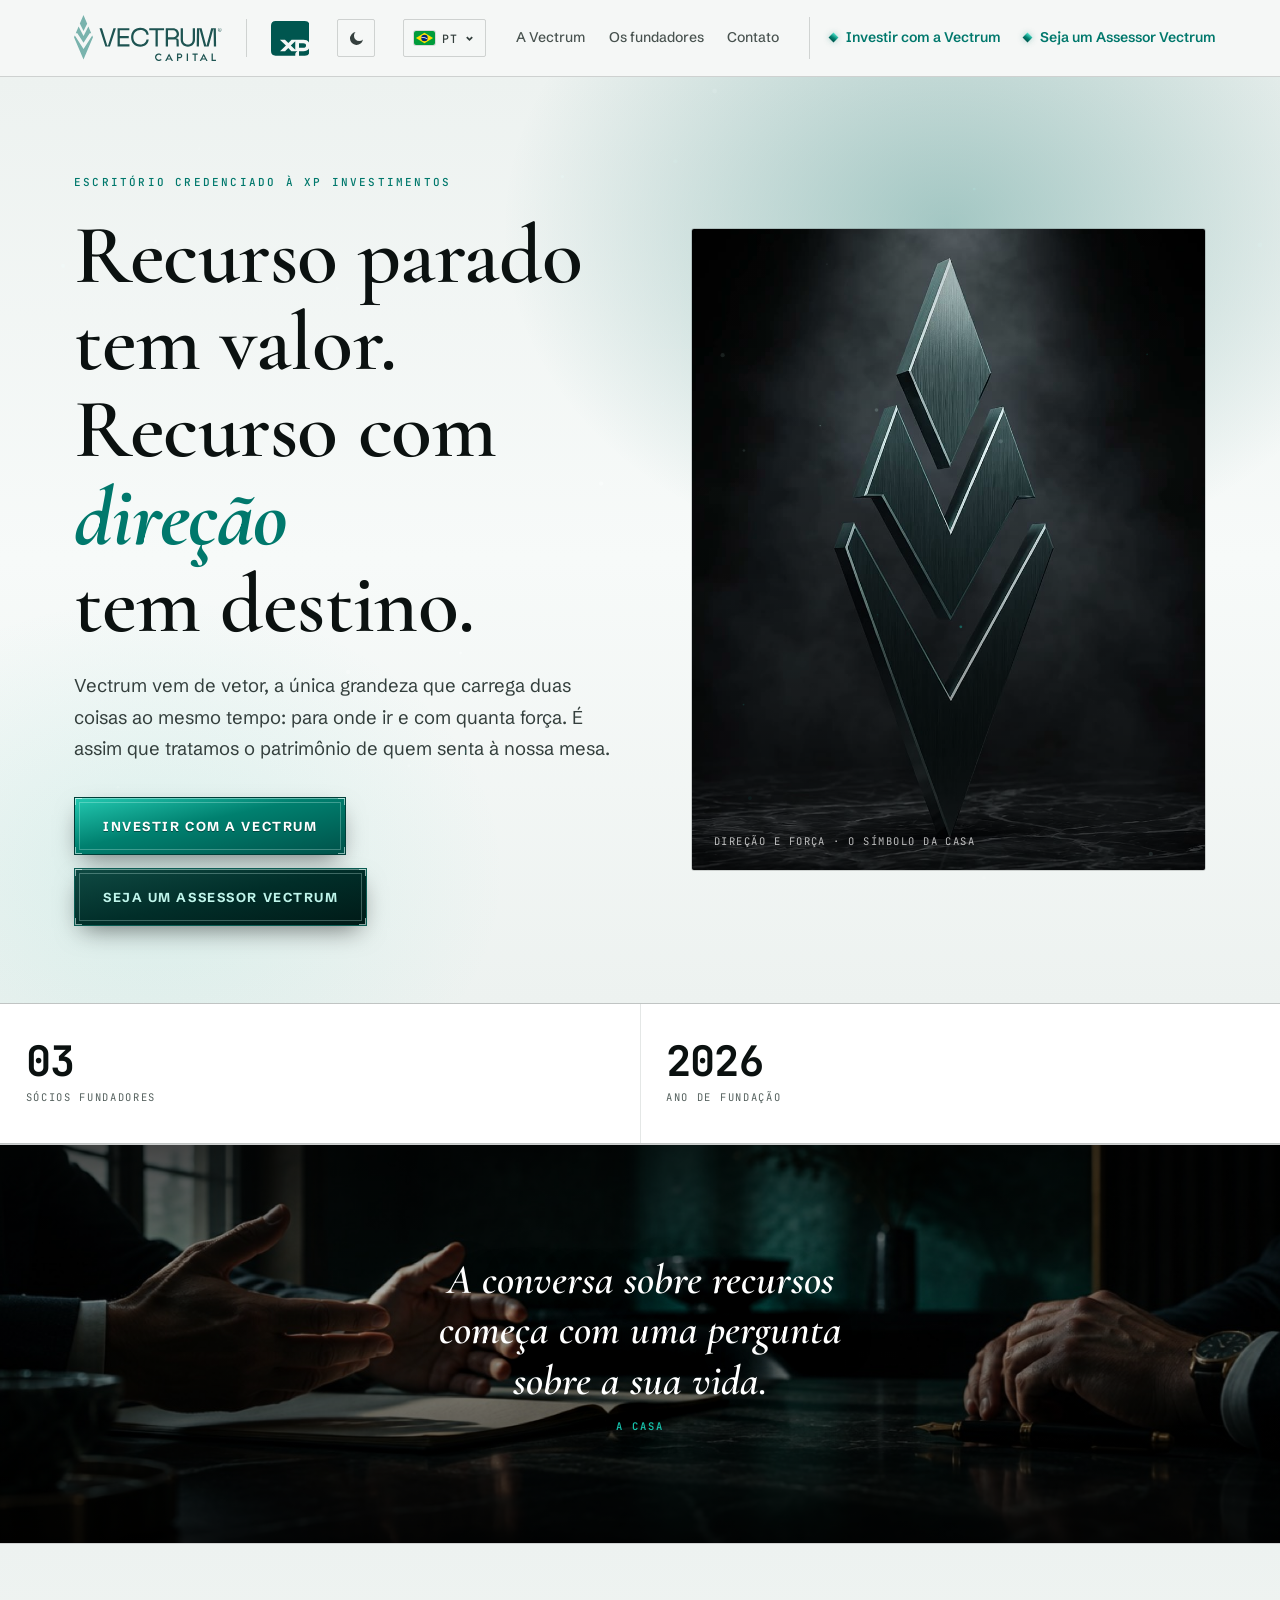
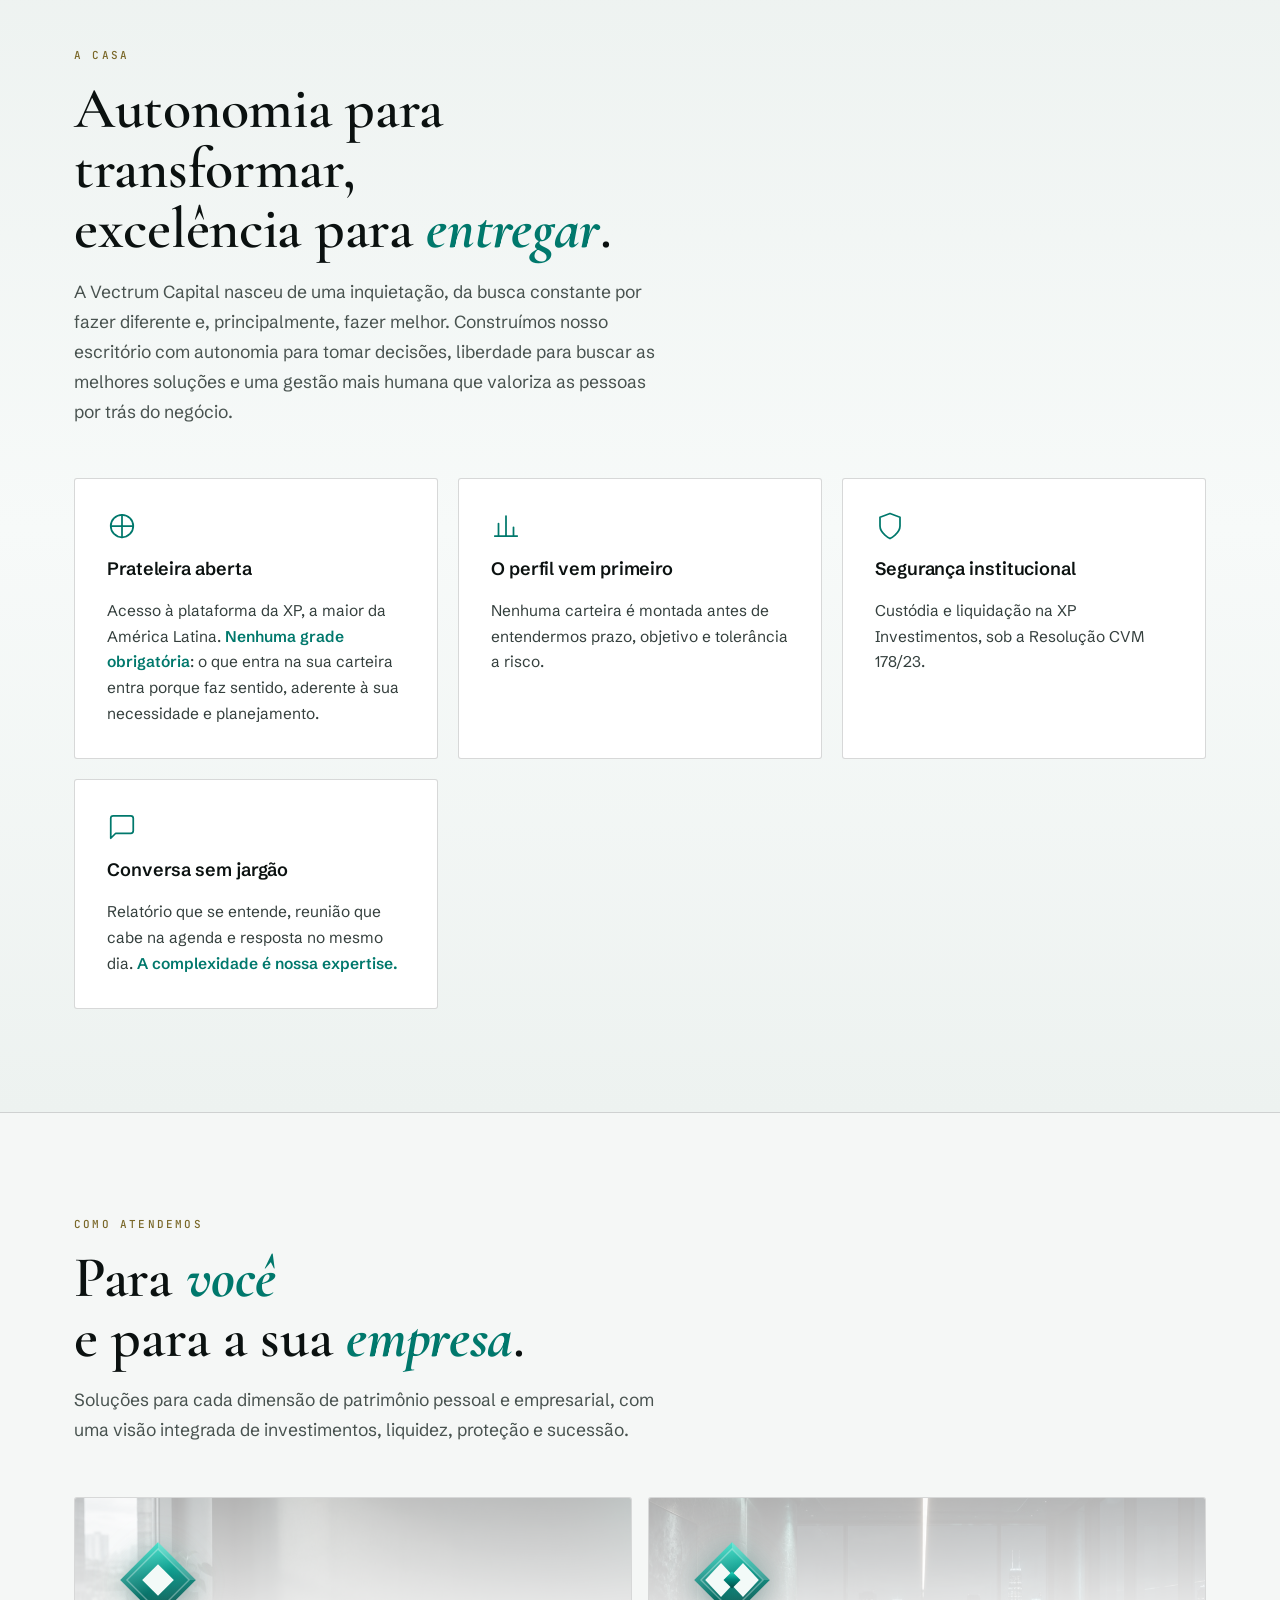
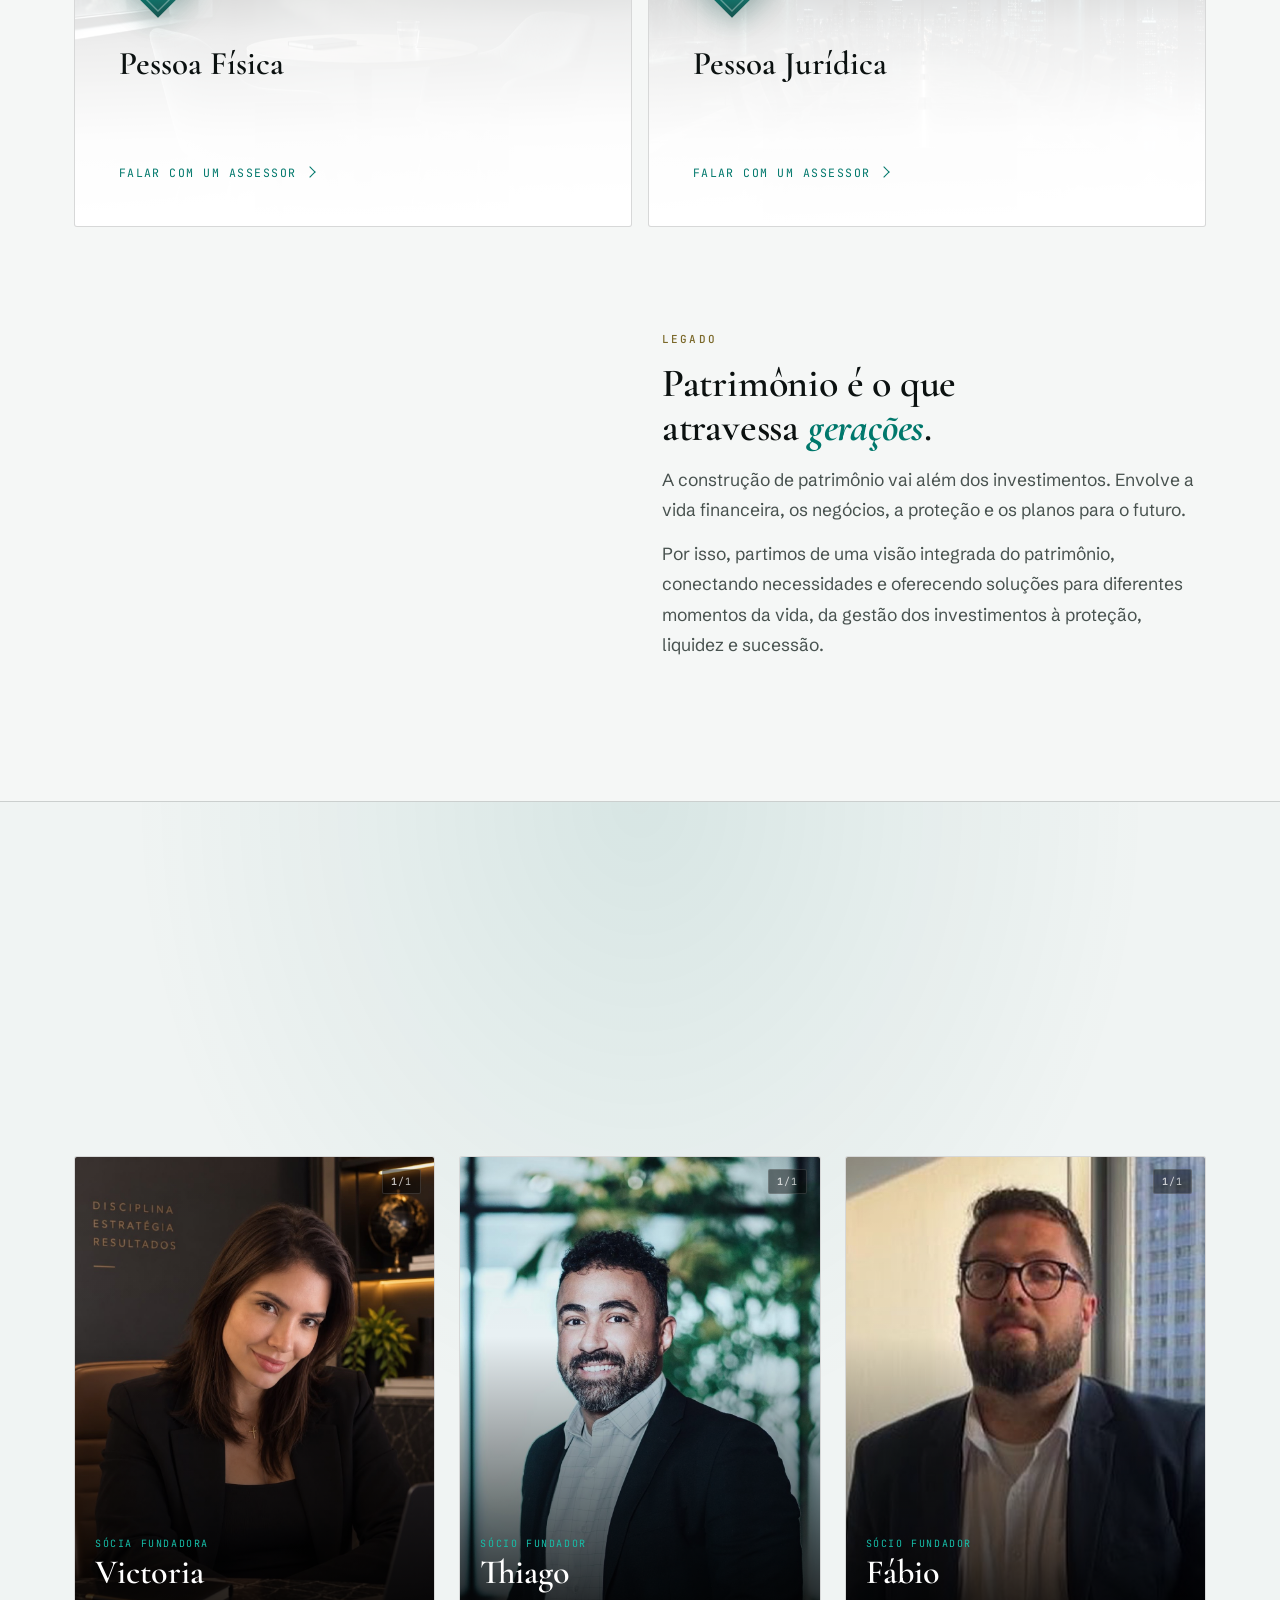
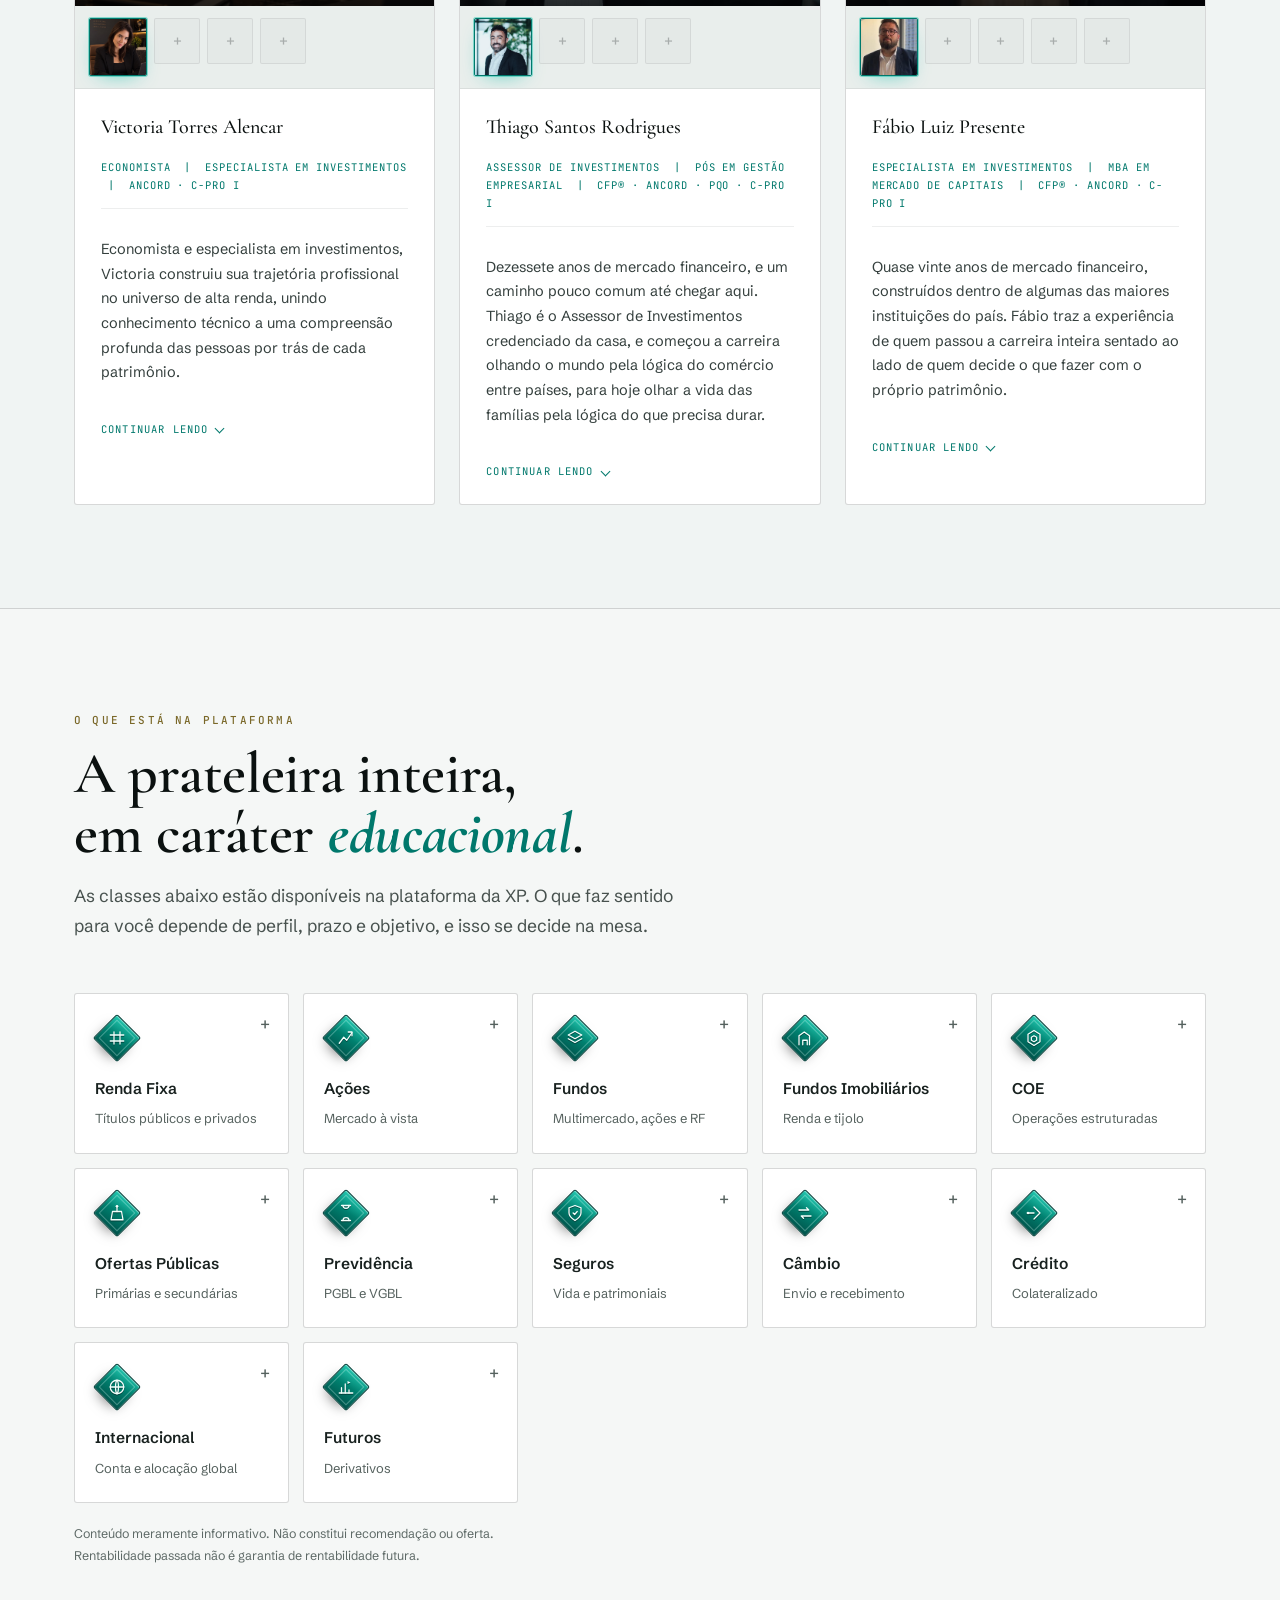
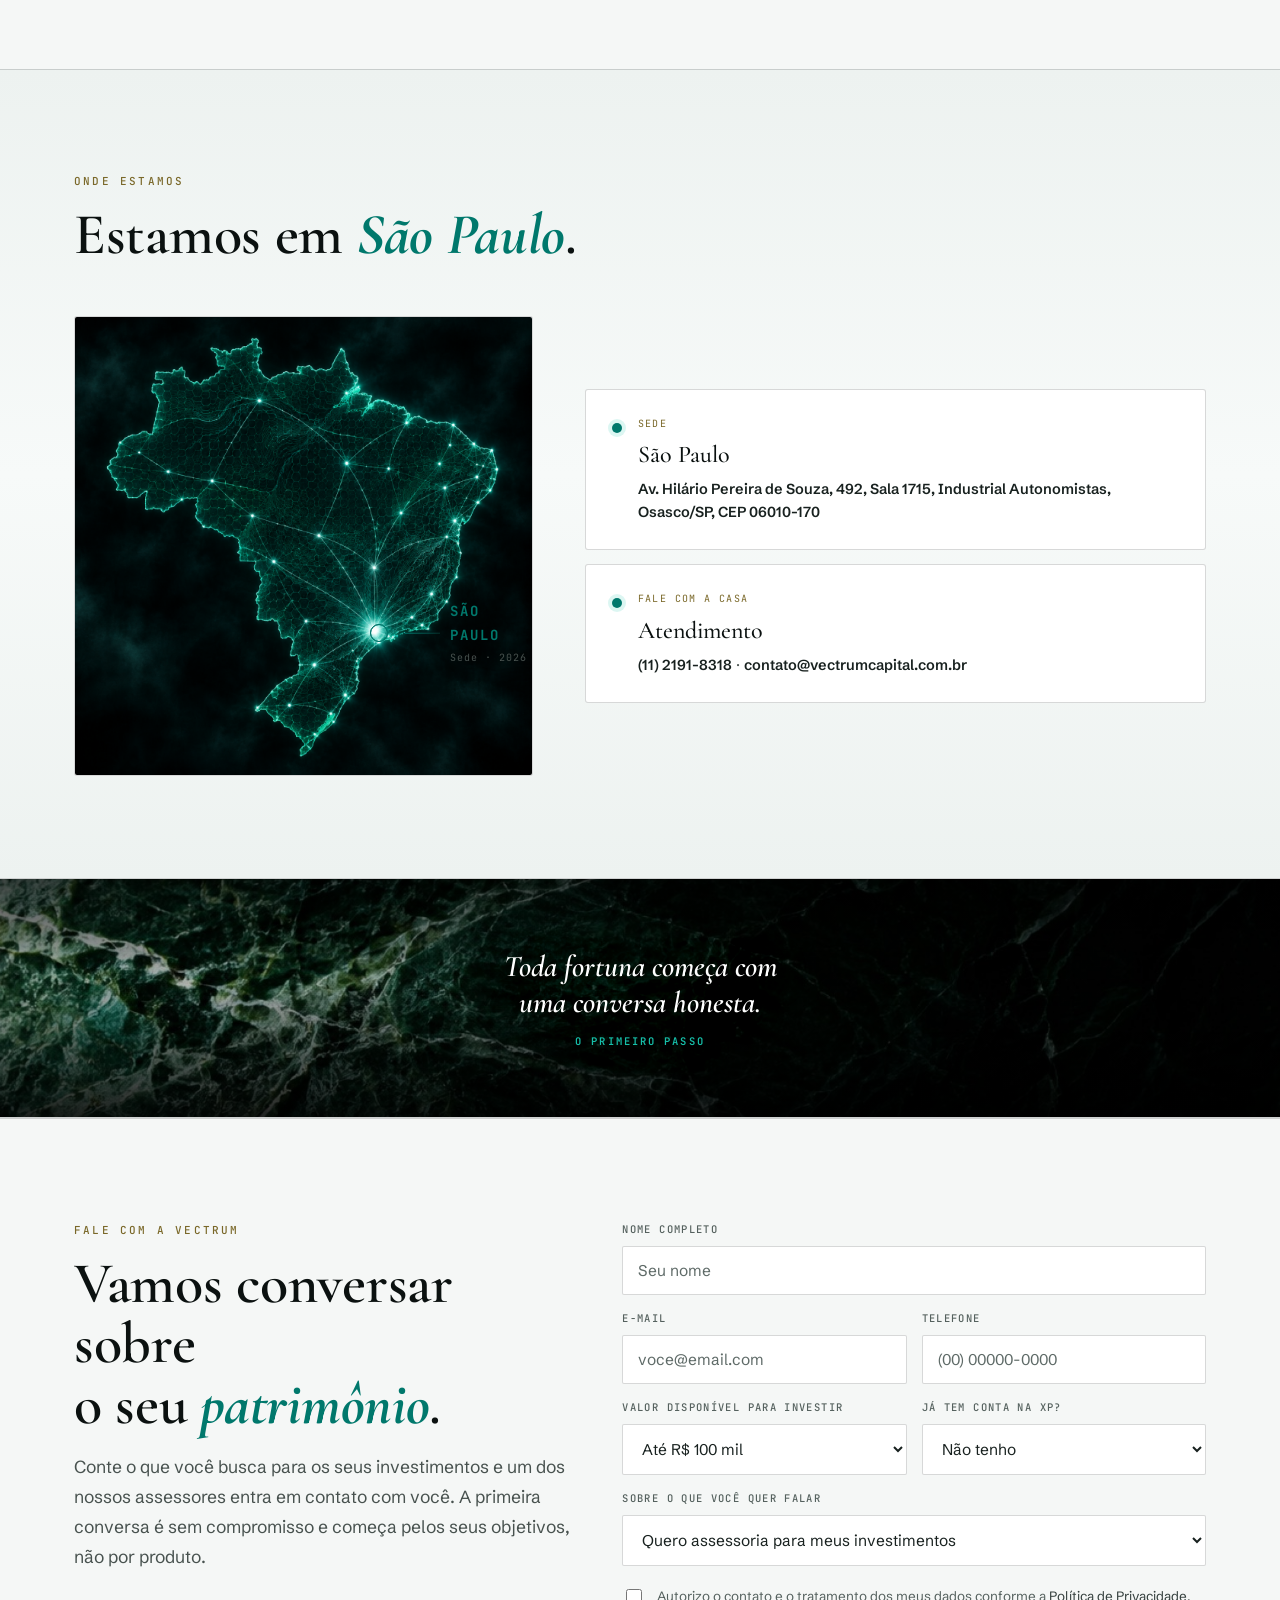
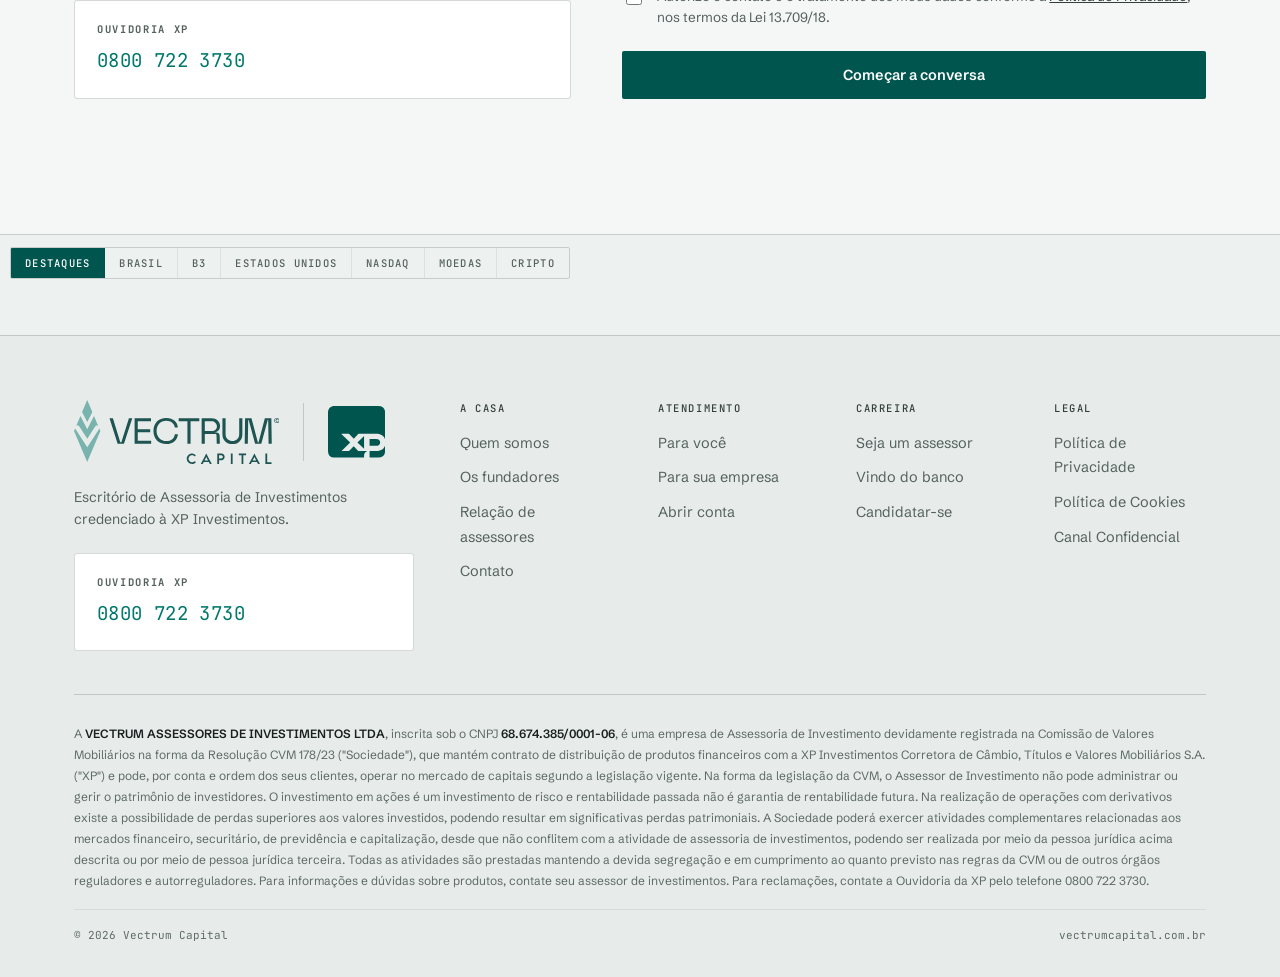
<file: index.html>
<!doctype html>
<html lang="pt-BR" data-tema="claro">
<head>
<meta charset="utf-8">
<meta name="viewport" content="width=device-width, initial-scale=1">
<!-- previa interna: fora dos buscadores ate a casa decidir publicar -->
<meta name="robots" content="noindex, nofollow, noarchive">
<meta data-i18n-a="content:k44d27bb6" name="description" content="Vectrum Capital, escritório de Assessoria de Investimentos credenciado à XP Investimentos.">
<meta name="theme-color" content="#F5F7F6">
<script>/* tema antes da pintura: o site nasce claro; quem escolheu o escuro volta no escuro */try{var tv=localStorage.getItem('vectrum-tema-v2');if(tv==='escuro')document.documentElement.removeAttribute('data-tema');else if(tv==='verde')document.documentElement.setAttribute('data-tema','verde');if((localStorage.getItem('vectrum-idioma')||'pt')!=='pt')document.documentElement.className+=' i18n-carregando'}catch(e){}</script>
<link rel="stylesheet" href="i18n/i18n.css?v=4">
<script src="i18n/i18n.js?v=6" defer></script>
<link rel="icon" type="image/svg+xml" href="favicon.svg?v=2">
<meta data-i18n-a="content:k346839f8" property="og:title" content="Vectrum Capital">
<meta data-i18n-a="content:kbe88fcd1" property="og:description" content="Recurso parado tem valor. Recurso com direção tem destino.">
<meta property="og:type" content="website">
<title data-i18n="k346839f8">Vectrum Capital</title>
<link rel="preconnect" href="https://fonts.googleapis.com">
<link rel="preconnect" href="https://fonts.gstatic.com" crossorigin>
<link rel="stylesheet" href="https://fonts.googleapis.com/css2?family=Cormorant+Garamond:ital,wght@0,300;0,400;0,500;0,600;0,700;1,500;1,600;1,700&family=Schibsted+Grotesk:wght@400;500;600;700;800&family=JetBrains+Mono:wght@400;500;700&display=swap">

<style>
:root{
  /* texto mais claro e mais legivel que a versao anterior */
  --ink-0:#FFFFFF; --ink-1:#EDEFEE; --ink-2:#C8CCCB; --ink-3:#9AA3A1; --ink-4:#848D8B; --ink-5:#7A8381;

  --green:#00665E; --green-live:#16BFA9; --green-deep:#002420; --green-abyss:#001210; --surface:#00231F;
  --metal:#B8A567; --preto:#121212;
  --up:#16BFA9; --down:#E8685C;

  --bg:#000000; --card:#080A0A; --card-hi:#0E1312;
  --line:rgba(200,204,203,.13); --line-soft:rgba(200,204,203,.06);

  --f-disp:"Fraunces",Georgia,serif;
  --f-ui:"Schibsted Grotesk",system-ui,-apple-system,sans-serif;
  --f-mono:"JetBrains Mono",ui-monospace,Menlo,monospace;
  --f-marca:"Cormorant Garamond",Georgia,serif;

  /* superficies que o tema claro precisa inverter */
  --nav-bg:rgba(0,0,0,.84); --nav-bg-mob:rgba(0,0,0,.98);
  --selo-bg:rgba(0,0,0,.6); --selo-bd:rgba(184,165,103,.3); --selo-tx:rgba(184,165,103,.92);
  --faixa-1:linear-gradient(180deg,#000,#01100E 52%,#000);
  --faixa-2:linear-gradient(180deg,#000,#01100E 50%,#000);
  --faixa-3:radial-gradient(62% 70% at 50% 0%, rgba(0,102,94,.2), transparent 64%),#000;
  --carreira-bg:linear-gradient(180deg,#000,#01100E 40%,#001A17);
  --foco-bg:#0E1312;
  --ticker-bg:#050707; --rodape-bg:#020303; --campo-bg:#0A0D0D;
  --tiras-bg:#060808; --tira-bg:#0C110F; --galeria-bg:#0A0E0D; --hover-suave:rgba(255,255,255,.03);

  --pad:clamp(20px,5vw,64px);
  --nav-h:76px;
  --ease:cubic-bezier(.16,.84,.44,1);
}
/* ====== TEMA CLARO ======
   O site nasce claro (pedido da Victoria, 27/09). O escuro e opcional e entra so quando a pessoa clica.
   Aqui so os tokens mudam: nenhuma regra de layout e reescrita. */
:root[data-tema="claro"]{
  --ink-0:#0B1110; --ink-1:#18211F; --ink-2:#343F3D; --ink-3:#48524F; --ink-4:#55615E; --ink-5:#5E6A67;

  --green:#00564F; --green-live:#00786C; --metal:#7A6829;
  --up:#0B7D6E; --down:#BE4237;

  --bg:#F5F7F6; --card:#FFFFFF; --card-hi:#ECF1EF;
  --line:rgba(11,17,16,.16); --line-soft:rgba(11,17,16,.07);

  --nav-bg:rgba(245,247,246,.86); --nav-bg-mob:rgba(245,247,246,.98);
  --selo-bg:rgba(122,104,41,.09); --selo-bd:rgba(122,104,41,.34); --selo-tx:#6B5A22;
  --faixa-1:linear-gradient(180deg,#EDF2F0,#F7FAF9 52%,#EDF2F0);
  --faixa-2:linear-gradient(180deg,#EDF2F0,#F7FAF9 50%,#EDF2F0);
  --faixa-3:radial-gradient(62% 70% at 50% 0%, rgba(0,102,94,.10), transparent 64%),#F0F4F3;
  --carreira-bg:linear-gradient(180deg,#EDF2F0,#F3F7F6 40%,#E6EFED);
  --foco-bg:#FFFFFF;
  --ticker-bg:#EDF1F0; --rodape-bg:#E7ECEA; --campo-bg:#FFFFFF;
  --tiras-bg:#E9EEEC; --tira-bg:#DDE5E3; --galeria-bg:#E4EBE9; --hover-suave:rgba(11,17,16,.05);
}
/* ====== TEMA VERDE (28/09) ======
   Terceira opção: o verde Aston Martin da marca (#00665E) vira o ambiente.
   Parte do escuro (texto claro) e troca só as superfícies e os acentos. */
:root[data-tema="verde"]{
  --green:#008C80; --green-live:#7FE3D2; --green-deep:#00241F; --green-abyss:#001A17; --surface:#003A34;
  --up:#7FE3D2; --down:#FF9A8F;
  --bg:#00332E; --card:#003D37; --card-hi:#004841;
  --line:rgba(255,255,255,.15); --line-soft:rgba(255,255,255,.07);
  --nav-bg:rgba(0,51,46,.88); --nav-bg-mob:rgba(0,51,46,.98);
  --selo-bg:rgba(0,36,31,.55);
  --faixa-1:linear-gradient(180deg,#00332E,#003E38 52%,#00332E);
  --faixa-2:linear-gradient(180deg,#00332E,#003E38 50%,#00332E);
  --faixa-3:radial-gradient(62% 70% at 50% 0%, rgba(127,227,210,.14), transparent 64%),#00332E;
  --carreira-bg:linear-gradient(180deg,#00332E,#003A34 40%,#00443D);
  --foco-bg:#003D37;
  --ticker-bg:#002C28; --rodape-bg:#002622; --campo-bg:#003A34;
  --tiras-bg:#002E29; --tira-bg:#003D37; --galeria-bg:#003530; --hover-suave:rgba(255,255,255,.05);
}
/* o veu sobre foto continua escuro nos dois temas: ele protege texto branco sobre imagem */
/* rotulo verde sobre foto: a foto continua escura, entao o verde vivo do tema escuro e o que aparece */
:root[data-tema="claro"] .socio .galeria .nome-sobre span,
:root[data-tema="claro"] .faixa-img .frase small{color:#16BFA9}
/* cartoes das faixas: o veu escuro sobre card claro virava cinza sujo, no claro a mesa some no papel */
:root[data-tema="claro"] .fx .arte{opacity:.34;filter:saturate(.5) contrast(1.02)}
:root[data-tema="claro"] .fx:hover .arte{opacity:.5}
:root[data-tema="claro"] .fx .arte::after{background:linear-gradient(178deg, rgba(255,255,255,.05) 0%, rgba(255,255,255,.78) 42%, rgba(255,255,255,.97) 70%, #FFFFFF 100%)}
:root[data-tema="claro"] .fx .brasao{filter:drop-shadow(0 6px 14px rgba(0,36,32,.28)) drop-shadow(0 0 18px rgba(22,191,169,.12))}

*{box-sizing:border-box}
html{scroll-behavior:smooth;scroll-padding-top:calc(var(--nav-h) + 14px)}
body{
  margin:0;background:var(--bg);color:var(--ink-2);
  font-family:var(--f-ui);font-weight:400;font-size:17px;line-height:1.7;
  -webkit-font-smoothing:antialiased;overflow-x:hidden;
}
.wrap{max-width:1260px;margin:0 auto;padding-inline:var(--pad)}
h1,h2,h3,h4{margin:0;text-wrap:balance;color:var(--ink-1)}
p{margin:0}
a{color:inherit}
img{max-width:100%;display:block}

/* tipografia com carater: display Fraunces, corpo grotesca, numeros mono */
h1,h2{font-family:var(--f-disp);font-weight:500;font-variation-settings:"SOFT" 0,"WONK" 0;letter-spacing:-.012em}
h3{font-family:var(--f-ui);font-weight:600;letter-spacing:-.005em}
.num-mono{font-family:var(--f-mono);font-variant-numeric:tabular-nums}

.eyebrow{font-family:var(--f-mono);font-size:11px;font-weight:500;letter-spacing:.2em;text-transform:uppercase;color:var(--green-live);margin:0}
.eyebrow.metal{color:var(--metal)}
.lede{color:var(--ink-3);font-size:17.5px;max-width:60ch;line-height:1.72}
strong{color:var(--ink-1);font-weight:600}

/* marca */
.vsym{fill:currentColor}   /* fill precisa ser herdado: nao atravessa o shadow do <use> */
.xp{fill:currentColor}
.vname{font-family:var(--f-marca);font-weight:300;line-height:1;letter-spacing:.055em;white-space:nowrap}
.vdesc{font-family:var(--f-ui);font-weight:500;letter-spacing:.4em;text-transform:uppercase;padding-left:.4em;white-space:nowrap}

/* lockup com a XP, padrao dos credenciados: fio vertical, alinhado pela altura */
.lockup{display:flex;align-items:center;gap:clamp(14px,1.9vw,24px)}
.lockup .lk-v{display:flex;align-items:center;gap:clamp(12px,1.5vw,19px);color:var(--ink-0)}
.lockup .lk-fio{width:1px;background:var(--line);flex:none}
.lockup .xp{width:auto;flex:none;color:var(--ink-1)}

/* slot */
.slot::after{
  content:attr(data-slot);position:absolute;top:9px;left:9px;z-index:4;
  font-family:var(--f-mono);font-size:8.5px;font-weight:500;letter-spacing:.11em;text-transform:uppercase;
  color:var(--selo-tx);background:var(--selo-bg);border:1px solid var(--selo-bd);
  padding:3px 7px;border-radius:2px;pointer-events:none;
}
.foto-vazia{background:radial-gradient(70% 90% at 30% 10%, rgba(22,191,169,.10), transparent 62%),linear-gradient(160deg,#0E1413,#060909);position:relative;overflow:hidden}

/* ================= NAV ================= */
.nav{position:sticky;top:0;z-index:70;background:var(--nav-bg);backdrop-filter:blur(18px);border-bottom:1px solid var(--line)}
.nav-in{display:flex;align-items:center;gap:clamp(12px,2.2vw,34px);height:var(--nav-h)}
.nav-marca{text-decoration:none;flex:none}
.nav-marca .vsym{height:40px}
.nav-marca .vname{font-size:27px;letter-spacing:.07em}
.nav-marca .vdesc{font-size:6.5px;letter-spacing:.46em;padding-left:.46em;margin-top:5px;color:var(--ink-4)}
.nav-marca .lk-fio{height:38px}
.nav-marca .xp{height:35px}
.nav-links{display:flex;align-items:center;gap:clamp(9px,1.5vw,24px);margin-left:auto}
.nav-links a{
  font-size:14px;font-weight:500;color:var(--ink-3);text-decoration:none;
  padding:9px 2px;position:relative;transition:color .22s;white-space:nowrap;
}
.nav-links a::after{content:"";position:absolute;left:0;right:100%;bottom:4px;height:1px;background:var(--green-live);transition:right .32s var(--ease)}
.nav-links a:hover{color:var(--ink-0)}
.nav-links a:hover::after{right:0}
.nav-links a.destaque{color:var(--green-live);font-weight:600}
.nav-cta{
  flex:none;background:var(--green);color:#fff;text-decoration:none;font-family:var(--f-ui);
  font-size:13.5px;font-weight:600;padding:12px 22px;border-radius:2px;
  transition:background .24s,transform .24s,box-shadow .24s;white-space:nowrap;
}
.nav-cta:hover{background:#007D72;transform:translateY(-1px);box-shadow:0 8px 22px -8px rgba(0,102,94,.8)}
.nav-tema{background:none;border:1px solid var(--line);border-radius:2px;color:var(--ink-2);
  width:38px;height:38px;flex:none;cursor:pointer;display:grid;place-items:center;
  transition:border-color .25s var(--ease),color .25s var(--ease)}
.nav-tema:hover{border-color:var(--green-live);color:var(--ink-0)}
.nav-tema svg{width:17px;height:17px;fill:currentColor}
/* o ícone mostra o PRÓXIMO tema: claro → escuro (lua) → verde (bolinha verde) → claro (sol) */
.nav-tema .t-lua,.nav-tema .t-sol{display:none}
:root[data-tema="claro"] .nav-tema .t-lua{display:block}
:root[data-tema="claro"] .nav-tema .t-verde{display:none}
:root[data-tema="verde"] .nav-tema .t-sol{display:block}
:root[data-tema="verde"] .nav-tema .t-verde{display:none}
.nav-burger{display:none;margin-left:auto;background:none;border:1px solid var(--line);border-radius:2px;color:var(--ink-1);padding:9px 13px;cursor:pointer;font-family:var(--f-ui);font-size:13px;font-weight:500}
@media(max-width:1060px){
  .nav-links{display:none;position:absolute;top:var(--nav-h);left:0;right:0;background:var(--nav-bg-mob);border-bottom:1px solid var(--line);flex-direction:column;align-items:flex-start;gap:0;padding:8px var(--pad) 18px;margin:0}
  .nav-links.aberto{display:flex}
  .nav-links a{width:100%;padding:14px 0;border-bottom:1px solid var(--line-soft)}
  .nav-burger{display:block}.nav-cta{display:none}
}

/* ================= HERO ================= */
.hero{position:relative;padding-block:clamp(52px,8vw,96px) clamp(44px,6vw,78px);overflow:hidden}
.hero-fundo{position:absolute;inset:0;z-index:0;
  background:radial-gradient(56% 60% at 74% 16%, rgba(0,102,94,.32), transparent 62%),
             radial-gradient(46% 50% at 12% 86%, rgba(22,191,169,.10), transparent 60%),
             var(--faixa-1)}
.hero-grade{position:absolute;inset:0;z-index:0;opacity:.55;
  background-image:linear-gradient(rgba(255,255,255,.022) 1px,transparent 1px),linear-gradient(90deg,rgba(255,255,255,.022) 1px,transparent 1px);
  background-size:68px 68px;mask-image:radial-gradient(70% 70% at 50% 40%,#000,transparent)}
.hero-in{position:relative;z-index:1;display:grid;grid-template-columns:minmax(0,1.04fr) minmax(0,.96fr);gap:clamp(30px,4.6vw,64px);align-items:center}
@media(max-width:940px){.hero-in{grid-template-columns:1fr}}
.hero h1{font-size:clamp(40px,6.2vw,76px);line-height:1.04;margin-block:20px 22px;color:var(--ink-0);font-weight:500}
.hero h1 em{font-style:italic;color:var(--green-live);font-weight:500}
.hero .sub{color:var(--ink-2);font-size:clamp(16px,1.5vw,18.5px);max-width:50ch;line-height:1.7}
.hero-botoes{display:flex;flex-wrap:wrap;gap:13px;margin-top:32px}
.btn{
  display:inline-flex;align-items:center;justify-content:center;gap:9px;text-decoration:none;border:0;cursor:pointer;
  font-family:var(--f-ui);font-size:14.5px;font-weight:600;
  padding:15px 28px;border-radius:2px;position:relative;overflow:hidden;
  transition:background .24s,transform .24s,border-color .24s,color .24s,box-shadow .24s;
}
.btn-1{background:var(--green);color:#fff}
.btn-1:hover{background:#007D72;transform:translateY(-2px);box-shadow:0 12px 30px -10px rgba(0,102,94,.9)}
.btn-2{background:transparent;color:var(--ink-1);border:1px solid rgba(200,204,203,.3)}
.btn-2:hover{border-color:var(--green-live);color:var(--green-live);transform:translateY(-2px);background:rgba(22,191,169,.06)}
.btn:focus-visible{outline:2px solid var(--green-live);outline-offset:3px}

.hero-visual{position:relative;aspect-ratio:4/5;border:1px solid var(--line);border-radius:3px;overflow:hidden}
.hero-visual img,.hero-visual video{width:100%;height:100%;object-fit:cover;display:block;transform:scale(1.02);transition:transform 1.1s var(--ease)}
.hero-visual:hover img,.hero-visual:hover video{transform:scale(1.06)}
.hero-visual::after{content:"";position:absolute;inset:0;background:linear-gradient(180deg,rgba(0,0,0,.18) 0%,rgba(0,0,0,0) 34%,rgba(0,0,0,.62) 100%);pointer-events:none}
.hero-visual .legenda{position:absolute;left:0;right:0;bottom:0;z-index:2;padding:20px 22px;font-family:var(--f-mono);font-size:10.5px;letter-spacing:.14em;text-transform:uppercase;color:rgba(255,255,255,.72)}
@media(max-width:940px){.hero-visual{aspect-ratio:16/10}}

/* ================= NUMEROS ================= */
.numeros{display:grid;grid-template-columns:repeat(auto-fit,minmax(172px,1fr));gap:1px;background:var(--line-soft);border-block:1px solid var(--line)}
.num{background:var(--card);padding:clamp(24px,3vw,36px) clamp(18px,2vw,28px);display:flex;flex-direction:column;gap:7px;position:relative;transition:background .35s}
.num::before{content:"";position:absolute;inset:0;background:radial-gradient(70% 100% at 50% 0%, rgba(22,191,169,.10), transparent 70%);opacity:0;transition:opacity .4s}
.num:hover{background:var(--card-hi)}
.num:hover::before{opacity:1}
.num b{font-family:var(--f-mono);font-weight:700;font-size:clamp(28px,3.6vw,42px);line-height:1;color:var(--ink-0);letter-spacing:-.02em;position:relative}
.num span{font-family:var(--f-mono);font-size:10.5px;letter-spacing:.16em;text-transform:uppercase;color:var(--ink-4);position:relative}

/* ================= SECOES ================= */
.sec{padding-block:clamp(60px,8vw,110px);position:relative}
.sec-linha{border-top:1px solid var(--line)}
.sec-head{max-width:60ch;margin-bottom:clamp(30px,4vw,52px)}
.sec-head h2{font-size:clamp(31px,4.4vw,52px);line-height:1.1;margin-block:14px 17px;color:var(--ink-0);font-weight:500}
.sec-head h2 em{font-style:italic;color:var(--green-live)}
.faixa-escura{background:var(--faixa-2)}
.faixa-verde{background:var(--faixa-3)}

/* ============ BLOCO VIVO: base de todo card ============ */
.vivo{
  position:relative;background:var(--card);border:1px solid var(--line);border-radius:3px;
  overflow:hidden;isolation:isolate;
  transition:transform .42s var(--ease),border-color .42s,background .42s,box-shadow .42s;
}
.vivo::before{ /* luz que segue o ponteiro */
  content:"";position:absolute;inset:-1px;z-index:0;pointer-events:none;opacity:0;
  background:radial-gradient(320px circle at var(--mx,50%) var(--my,0%), rgba(22,191,169,.16), transparent 62%);
  transition:opacity .45s;
}
.vivo::after{ /* filete superior que cresce */
  content:"";position:absolute;top:0;left:0;height:2px;width:0;z-index:2;
  background:linear-gradient(90deg,var(--green-live),rgba(22,191,169,0));
  transition:width .55s var(--ease);
}
.vivo:hover{transform:translateY(-5px);border-color:rgba(22,191,169,.34);background:var(--card-hi);box-shadow:0 22px 44px -26px rgba(0,0,0,.95)}
.vivo:hover::before{opacity:1}
.vivo:hover::after{width:100%}
.vivo > *{position:relative;z-index:1}

/* ================= DIFERENCIAIS ================= */
.grade-6{display:grid;grid-template-columns:repeat(auto-fit,minmax(288px,1fr));gap:clamp(14px,1.7vw,20px)}
.dcard{padding:clamp(24px,2.7vw,32px);display:flex;flex-direction:column;gap:13px}
.dcard .ico{width:30px;height:30px;color:var(--green-live);transition:transform .45s var(--ease),color .3s}
.dcard:hover .ico{transform:translateY(-2px) scale(1.08)}
.dcard .ico svg{width:100%;height:100%;fill:none;stroke:currentColor;stroke-width:1.4;stroke-linecap:round;stroke-linejoin:round}
.dcard h3{font-size:18px;color:var(--ink-0)}
.dcard p{font-size:15.5px;line-height:1.66;color:var(--ink-2)}
.dcard .grifo{color:var(--green-live);font-weight:600}

/* ================= FAIXAS ================= */
.faixas{display:grid;grid-template-columns:repeat(auto-fit,minmax(250px,1fr));gap:clamp(12px,1.5vw,16px)}
.fx{padding:clamp(30px,3.4vw,44px);display:flex;flex-direction:column;gap:11px;position:relative;overflow:hidden;min-height:clamp(260px,26vw,330px);justify-content:flex-end}
/* arte de fundo: malha geométrica que ganha densidade conforme o nível sobe */
.fx .arte{
  position:absolute;inset:0;z-index:0;pointer-events:none;
  background-size:cover;background-position:center;
  opacity:.50;filter:saturate(.62) contrast(1.06);
  transition:opacity .7s var(--ease),transform 1.5s var(--ease),filter .7s;
  transform:scale(1.05);
}
/* o véu mantém o texto legível e deixa a mesa aparecer só no topo do card */
.fx .arte::after{
  content:"";position:absolute;inset:0;
  background:linear-gradient(178deg, rgba(0,0,0,.18) 0%, rgba(4,10,9,.72) 46%, rgba(4,10,9,.96) 78%, #040A09 100%);
}
.fx:hover .arte{opacity:.78;transform:scale(1.1);filter:saturate(.85) contrast(1.1)}
.fx > *:not(.arte){position:relative;z-index:1}
/* selo sólido: massa de metal, não contorno */
.fx .brasao{width:78px;height:78px;margin-bottom:16px;display:block;position:relative;
  filter:drop-shadow(0 6px 16px rgba(0,0,0,.95)) drop-shadow(0 0 22px rgba(22,191,169,.18))}
.fx .brasao svg{width:100%;height:100%;overflow:visible;transition:transform .55s var(--ease)}
.fx .brasao .corpo{fill:url(#metal);transition:fill .5s}
.fx .brasao .chapa{fill:url(#chapa)}
.fx .brasao .aro{fill:none;stroke:rgba(255,255,255,.34);stroke-width:1.1}
.fx .brasao .vinco{fill:none;stroke:rgba(0,0,0,.42);stroke-width:1.4}
.fx .brasao .cravo{fill:#0B1413}
.fx .brasao .lasca{fill:rgba(255,255,255,.20)}
.fx .brasao .numeral{
  font-family:var(--f-mono);font-size:15px;font-weight:700;letter-spacing:.04em;
  fill:#04100E;text-anchor:middle;
}
.fx:hover .brasao svg{transform:scale(1.07) rotate(-4deg)}
.fx:hover .brasao .corpo{fill:url(#metal-hi)}
.fx .valor{font-family:var(--f-mono);font-size:11.5px;letter-spacing:.13em;text-transform:uppercase;color:var(--green-live);font-weight:500}
.fx .nivel{font-family:var(--f-disp);font-size:29px;color:var(--ink-0);font-weight:500;line-height:1.1}
.fx ul{list-style:none;margin:10px 0 0;padding:0;display:flex;flex-direction:column;gap:9px}
.fx li{font-size:15px;color:var(--ink-2);padding-left:18px;position:relative;line-height:1.55}
.carreira .sub-titulo{font-family:var(--f-disp);font-size:clamp(21px,2.6vw,31px);line-height:1.2;color:var(--ink-2);font-weight:400;margin:-4px 0 18px}
.carreira .sub-titulo em{font-style:italic;color:var(--green-live)}
.fx li::before{content:"";position:absolute;left:0;top:9px;width:6px;height:6px;background:var(--green-live);transform:rotate(45deg);transition:transform .4s var(--ease)}
.fx .btn-faixa{margin-top:auto;padding-top:22px;font-family:var(--f-mono);font-size:11.5px;letter-spacing:.13em;text-transform:uppercase;color:var(--green-live);text-decoration:none;display:inline-flex;align-items:center;gap:9px;align-self:flex-start;transition:gap .35s var(--ease),color .35s}
.fx .btn-faixa::after{content:"";width:7px;height:7px;border-top:1.4px solid currentColor;border-right:1.4px solid currentColor;transform:rotate(45deg);transition:transform .35s var(--ease)}
.fx .btn-faixa:hover{gap:15px;color:var(--ink-0)}
.fx .btn-faixa:focus-visible{outline:2px solid var(--green-live);outline-offset:4px}
.fx:hover li::before{transform:rotate(135deg)}

/* ================= FUNDADORES ================= */
.socios{display:grid;grid-template-columns:repeat(auto-fit,minmax(310px,1fr));gap:clamp(16px,2vw,24px)}
.socio{display:flex;flex-direction:column}
.socio .galeria{position:relative;aspect-ratio:4/5;overflow:hidden;background:var(--galeria-bg)}
.socio .galeria img{position:absolute;inset:0;width:100%;height:100%;object-fit:cover;opacity:0;transform:scale(1.06);transition:opacity .72s var(--ease),transform 1.3s var(--ease)}
.socio .galeria img.ativa{opacity:1;transform:scale(1)}
.socio .galeria .veu{position:absolute;inset:0;background:linear-gradient(180deg,rgba(0,0,0,.05) 0%,rgba(0,0,0,0) 40%,rgba(0,0,0,.82) 100%);z-index:2;pointer-events:none}
.socio .galeria .contador{position:absolute;top:12px;right:13px;z-index:3;font-family:var(--f-mono);font-size:10px;letter-spacing:.1em;color:rgba(255,255,255,.72);background:rgba(0,0,0,.45);border:1px solid rgba(255,255,255,.14);padding:3px 8px;border-radius:2px}
.socio .galeria .nome-sobre{position:absolute;left:0;right:0;bottom:0;z-index:3;padding:0 20px 16px;display:flex;flex-direction:column;gap:3px}
.socio .galeria .nome-sobre b{font-family:var(--f-disp);font-size:30px;font-weight:500;color:#fff;line-height:1.05}
.socio .galeria .nome-sobre span{font-family:var(--f-mono);font-size:10px;letter-spacing:.16em;text-transform:uppercase;color:var(--green-live)}

/* miniaturas: a selecionada se destaca */
.tiras{display:flex;gap:7px;padding:12px 14px;background:var(--tiras-bg);border-bottom:1px solid var(--line-soft);overflow-x:auto;scrollbar-width:none}
.tiras::-webkit-scrollbar{display:none}
.tira{
  flex:0 0 auto;width:46px;height:46px;border-radius:2px;overflow:hidden;cursor:pointer;position:relative;
  border:1px solid var(--line);background:var(--tira-bg);padding:0;
  opacity:.48;filter:grayscale(.55);
  transition:opacity .35s,filter .35s,transform .35s var(--ease),border-color .35s,width .35s var(--ease),height .35s var(--ease);
}
.tira img{width:100%;height:100%;object-fit:cover}
.tira:hover{opacity:.85;filter:grayscale(.15);transform:translateY(-2px)}
.tira[aria-selected="true"]{opacity:1;filter:none;border-color:var(--green-live);width:58px;height:58px;box-shadow:0 0 0 1px rgba(22,191,169,.45),0 8px 20px -10px rgba(22,191,169,.7)}
.tira.vazia{display:grid;place-items:center}
.tira.vazia span{font-family:var(--f-mono);font-size:15px;color:var(--ink-5)}
.tira:focus-visible{outline:2px solid var(--green-live);outline-offset:2px}

.socio .corpo{padding:clamp(20px,2.3vw,26px);display:flex;flex-direction:column;gap:14px;flex:1}
.socio .bio{font-size:15px;line-height:1.65;color:var(--ink-2)}
.socio .skills{display:flex;flex-wrap:wrap;gap:6px}
.socio .skills span{font-family:var(--f-mono);font-size:10px;letter-spacing:.07em;text-transform:uppercase;color:var(--ink-2);border:1px solid var(--line);border-radius:2px;padding:5px 9px;transition:border-color .3s,color .3s,background .3s}
.socio:hover .skills span{border-color:rgba(22,191,169,.24)}
.socio .trilha{margin-top:auto;padding-top:15px;border-top:1px solid var(--line-soft);display:flex;flex-direction:column;gap:7px}
.socio .trilha i{font-style:normal;font-size:13.5px;color:var(--ink-4);display:flex;gap:12px}
.socio .trilha i b{font-family:var(--f-mono);color:var(--ink-2);font-weight:500;font-size:11px;letter-spacing:.08em;text-transform:uppercase;min-width:82px;padding-top:2px}
.socio .nome-full{font-family:var(--f-disp);font-size:20px;line-height:1.2;color:var(--ink-0);font-weight:500;margin-bottom:6px}
.socio .credencial{font-family:var(--f-mono);font-size:10.5px;letter-spacing:.09em;text-transform:uppercase;color:var(--green-live);line-height:1.7;padding-bottom:13px;margin-bottom:14px;border-bottom:1px solid var(--line-soft)}
.socio .bio p{font-size:14.5px;line-height:1.7;color:var(--ink-2);margin:0 0 11px}
.socio .bio p:last-child{margin-bottom:0}
.socio .bio b{color:var(--ink-0);font-weight:600}
.socio .mais{max-height:0;overflow:hidden;transition:max-height .7s var(--ease)}
.socio.aberto .mais{max-height:900px}
.socio .ler{margin-top:12px;background:none;border:0;padding:0;cursor:pointer;font-family:var(--f-mono);font-size:10.5px;letter-spacing:.11em;text-transform:uppercase;color:var(--green-live);display:inline-flex;align-items:center;gap:8px;transition:gap .35s var(--ease)}
.socio .ler::after{content:"";width:6px;height:6px;border-right:1.3px solid currentColor;border-bottom:1.3px solid currentColor;transform:rotate(45deg);transition:transform .4s var(--ease)}
.socio.aberto .ler::after{transform:rotate(-135deg)}
.socio .ler:hover{gap:13px}
.socio .ler:focus-visible{outline:2px solid var(--green-live);outline-offset:4px}

/* ================= CLASSES ================= */
.classes{display:grid;grid-template-columns:repeat(auto-fit,minmax(186px,1fr));gap:clamp(10px,1.2vw,14px)}
.cl{padding:22px 20px 24px;display:flex;flex-direction:column;gap:7px}
.cl b{font-size:15.5px;font-weight:600;color:var(--ink-1)}
.cl span{font-size:13px;color:var(--ink-4);line-height:1.5}

/* insígnias: desenhadas com o vocabulário da marca — ângulos, losangos e retas */
.insignia{
  width:38px;height:38px;margin-bottom:9px;position:relative;
  display:grid;place-items:center;flex:none;
}
.insignia::before{ /* moldura em losango, o motivo da casa */
  content:"";position:absolute;inset:2px;border:1px solid var(--line);
  transform:rotate(45deg);border-radius:2px;
  transition:border-color .45s var(--ease),transform .55s var(--ease),background .45s;
}
.cl:hover .insignia::before,.fx:hover .insignia::before{
  border-color:rgba(22,191,169,.42);transform:rotate(90deg);
  background:radial-gradient(60% 60% at 50% 50%, rgba(22,191,169,.10), transparent 70%);
}
.insignia svg{
  position:relative;width:19px;height:19px;
  fill:none;stroke:var(--green-live);stroke-width:1.5;
  stroke-linecap:round;stroke-linejoin:round;
  transition:transform .45s var(--ease),stroke .3s;
}
.cl:hover .insignia svg,.fx:hover .insignia svg{transform:scale(1.12)}
.insignia svg .cheio{fill:var(--green-live);stroke:none}

/* ================= CARREIRA ================= */
.carreira{background:var(--carreira-bg)}
.verdade{display:grid;grid-template-columns:repeat(auto-fit,minmax(255px,1fr));gap:clamp(12px,1.5vw,16px)}
.vd{padding:clamp(22px,2.5vw,28px);display:flex;flex-direction:column;gap:9px}
.vd .fase{font-family:var(--f-mono);font-size:10.5px;letter-spacing:.16em;text-transform:uppercase;color:var(--metal);font-weight:500}
.vd b{font-family:var(--f-disp);font-size:26px;font-weight:500;color:var(--ink-0);line-height:1.12}
.vd p{font-size:14.5px;color:var(--ink-2);line-height:1.62}
.vd .barra{height:3px;background:rgba(200,204,203,.1);border-radius:2px;overflow:hidden;margin-top:4px}
.vd .barra i{display:block;height:100%;background:linear-gradient(90deg,var(--green),var(--green-live));width:0;transition:width 1.1s var(--ease)}
.vd.revela .barra i,.vd:hover .barra i{width:var(--w,25%)}

.tab-rolagem{overflow-x:auto;border:1px solid var(--line);border-radius:3px;background:var(--card)}
.comparativo{width:100%;border-collapse:collapse;font-size:15px;min-width:560px}
.comparativo th,.comparativo td{padding:15px 18px;text-align:left;border-bottom:1px solid var(--line-soft)}
.comparativo thead th{font-family:var(--f-mono);font-size:10.5px;letter-spacing:.15em;text-transform:uppercase;color:var(--ink-4);font-weight:500;border-bottom:1px solid var(--line)}
.comparativo tbody th{font-weight:400;color:var(--ink-3);font-size:14.5px}
.comparativo tbody tr{transition:background .3s}
.comparativo tbody tr:hover{background:rgba(22,191,169,.04)}
.comparativo .assessor{color:var(--ink-0);font-weight:500}
.comparativo .banco{color:var(--ink-4)}
.comparativo tr.destaque td,.comparativo tr.destaque th{background:rgba(22,191,169,.07)}
.comparativo tr.destaque .assessor{color:var(--green-live);font-weight:600}

.quiz-chamada{
  margin-top:clamp(28px,3.4vw,44px);border:1px solid rgba(22,191,169,.32);border-radius:3px;
  background:radial-gradient(70% 150% at 10% 0%, rgba(0,102,94,.28), transparent 68%),var(--card);
  padding:clamp(26px,3.4vw,46px);
  display:flex;flex-wrap:wrap;gap:clamp(20px,3vw,40px);align-items:center;justify-content:space-between;
  position:relative;overflow:hidden;
}
.quiz-chamada .txt{flex:1 1 320px;display:flex;flex-direction:column;gap:12px}
.quiz-chamada h3{font-family:var(--f-disp);font-size:clamp(26px,3.2vw,38px);font-weight:500;color:var(--ink-0);line-height:1.12}
.quiz-chamada p{font-size:15.5px;color:var(--ink-2);max-width:46ch}
.quiz-passos{display:flex;flex-wrap:wrap;gap:7px;margin-top:5px}
.quiz-passos span{font-family:var(--f-mono);font-size:10px;letter-spacing:.08em;text-transform:uppercase;color:var(--ink-3);border:1px solid var(--line);border-radius:2px;padding:6px 10px;transition:border-color .3s,color .3s}
.quiz-chamada:hover .quiz-passos span{border-color:rgba(22,191,169,.3);color:var(--ink-2)}

/* ================= MIDIA ================= */
.midia{display:grid;grid-template-columns:repeat(auto-fit,minmax(258px,1fr));gap:clamp(14px,1.7vw,20px)}
.mcard{display:flex;flex-direction:column}
.mcard .capa{aspect-ratio:16/10;position:relative;overflow:hidden}
.mcard .capa img{width:100%;height:100%;object-fit:cover;transform:scale(1.02);transition:transform 1.1s var(--ease),filter .5s}
.mcard:hover .capa img{transform:scale(1.07)}
.mcard .capa::after{content:"";position:absolute;inset:0;background:linear-gradient(180deg,rgba(0,0,0,.25),rgba(0,0,0,.55));pointer-events:none}
/* tarja de exemplo: sai quando entrar materia real */
.mcard .tarja{
  position:absolute;top:10px;left:10px;z-index:3;
  font-family:var(--f-mono);font-size:9px;font-weight:500;letter-spacing:.16em;text-transform:uppercase;
  color:var(--selo-tx);background:var(--selo-bg);border:1px solid var(--selo-bd);
  padding:4px 8px;border-radius:2px;
}
.mcard .txt{padding:19px 21px 23px;display:flex;flex-direction:column;gap:10px;flex:1}
.mcard .txt p{font-size:15px;color:var(--ink-2);line-height:1.5}
.mcard .veic{margin-top:auto;padding-top:13px;border-top:1px solid var(--line-soft);font-family:var(--f-mono);font-size:10.5px;letter-spacing:.12em;text-transform:uppercase;color:var(--ink-4)}

/* ================= MAPA ================= */
.mapa-bloco{display:grid;grid-template-columns:minmax(0,.85fr) minmax(0,1.15fr);gap:clamp(28px,4vw,60px);align-items:center}
@media(max-width:900px){.mapa-bloco{grid-template-columns:1fr}}
.mapa-caixa{position:relative;display:grid;place-items:center;padding:clamp(14px,2vw,26px)}
.mapa-svg{width:100%;max-width:420px;height:auto;overflow:visible}
.mapa-svg .pais{fill:#0B1110;stroke:rgba(200,204,203,.22);stroke-width:1.2;stroke-linejoin:round}
.mapa-svg .sp{fill:var(--green);stroke:var(--green-live);stroke-width:1.4;opacity:0;animation:acende 1s var(--ease) .35s forwards}
@keyframes acende{to{opacity:1}}
.mapa-svg .pulso{fill:none;stroke:var(--green-live);stroke-width:1.5;transform-origin:268px 322px;animation:pulsar 2.9s ease-out infinite}
@keyframes pulsar{0%{r:7;opacity:.85}70%{r:30;opacity:0}100%{r:30;opacity:0}}
.mapa-svg .ponto{fill:var(--green-live)}
.mapa-svg .risca{stroke:var(--green-live);stroke-width:1;stroke-dasharray:3 3}
.mapa-svg .rotulo{font-family:var(--f-mono);font-size:12px;letter-spacing:.14em;text-transform:uppercase;fill:var(--green-live)}
.mapa-svg .rotulo-sub{font-family:var(--f-mono);font-size:9px;letter-spacing:.1em;fill:var(--ink-4)}
.mapa-legenda{display:flex;flex-direction:column;gap:14px}
.praca{padding:clamp(20px,2.3vw,26px);display:flex;align-items:flex-start;gap:16px}
.praca .marcador{width:10px;height:10px;border-radius:50%;background:var(--green-live);margin-top:7px;flex:none;box-shadow:0 0 0 4px rgba(22,191,169,.15)}
.praca.futura .marcador{background:transparent;border:1px solid var(--ink-4);box-shadow:none}
.praca .txt{display:flex;flex-direction:column;gap:5px}
.praca b{font-family:var(--f-disp);font-size:24px;font-weight:500;color:var(--ink-0)}
.praca span{font-size:14.5px;color:var(--ink-3);line-height:1.55}
.praca .marca-tempo{font-family:var(--f-mono);font-size:10px;letter-spacing:.14em;text-transform:uppercase;color:var(--metal)}

/* ================= FORM ================= */
.mel{position:absolute;left:-9999px;width:1px;height:1px;overflow:hidden}
.form-bloco{display:grid;grid-template-columns:minmax(0,.92fr) minmax(0,1.08fr);gap:clamp(30px,4vw,64px);align-items:start}
@media(max-width:880px){.form-bloco{grid-template-columns:1fr}}
form{display:flex;flex-direction:column;gap:15px}
.campo{display:flex;flex-direction:column;gap:7px}
.campo label{font-family:var(--f-mono);font-size:10.5px;letter-spacing:.13em;text-transform:uppercase;color:var(--ink-4);font-weight:500}
.campo input,.campo select{
  font-family:var(--f-ui);font-size:15.5px;font-weight:400;color:var(--ink-1);
  background:var(--campo-bg);border:1px solid var(--line);border-radius:2px;padding:14px 15px;
  transition:border-color .25s,background .25s,box-shadow .25s;
}
.campo input::placeholder{color:var(--ink-5)}
.campo input:focus,.campo select:focus{outline:none;border-color:var(--green-live);background:var(--foco-bg);box-shadow:0 0 0 3px rgba(22,191,169,.1)}
.campo-2{display:grid;grid-template-columns:1fr 1fr;gap:15px}
@media(max-width:540px){.campo-2{grid-template-columns:1fr}}
.lgpd{display:flex;gap:12px;align-items:flex-start;font-size:13.5px;color:var(--ink-4);line-height:1.55;margin-top:5px}
.lgpd input{margin-top:3px;accent-color:var(--green);flex:none;width:16px;height:16px}
.lgpd a{color:var(--ink-2)}
.ouvidoria{margin-top:28px;padding:20px 22px;border:1px solid var(--line);border-radius:3px;background:var(--card)}
.ouvidoria b{display:block;font-family:var(--f-mono);font-size:10.5px;letter-spacing:.16em;text-transform:uppercase;color:var(--ink-4);margin-bottom:6px}
.ouvidoria span{font-family:var(--f-mono);font-size:19px;color:var(--green-live);letter-spacing:.02em}

/* ================= TICKER ================= */
.ticker{border-top:1px solid var(--line);background:var(--ticker-bg);overflow:hidden}
.ticker-topo{display:flex;align-items:center;gap:13px;flex-wrap:wrap;padding:12px 0 0}
.ticker-abas{display:flex;border:1px solid var(--line);border-radius:2px;overflow:hidden}
.ticker-abas button{
  appearance:none;border:0;background:transparent;cursor:pointer;font-family:var(--f-mono);
  font-size:10.5px;font-weight:500;letter-spacing:.12em;text-transform:uppercase;color:var(--ink-4);
  padding:8px 14px;border-right:1px solid var(--line-soft);transition:background .25s,color .25s;
}
.ticker-abas button:last-child{border-right:0}
.ticker-abas button:hover{color:var(--ink-1);background:var(--hover-suave)}
.ticker-abas button[aria-pressed="true"]{background:var(--green);color:#fff}
.ticker-abas button:focus-visible{outline:2px solid var(--green-live);outline-offset:-2px}
.ticker-nota{font-family:var(--f-mono);font-size:9.5px;letter-spacing:.1em;text-transform:uppercase;color:var(--ink-5)}
.esteira{position:relative;overflow:hidden;padding:14px 0 16px;mask-image:linear-gradient(90deg,transparent,#000 5%,#000 95%,transparent)}
.esteira-linha{display:flex;width:max-content;animation:correr 48s linear infinite;transition:opacity .2s}
.esteira:hover .esteira-linha{animation-play-state:paused}
@keyframes correr{from{transform:translateX(0)}to{transform:translateX(-50%)}}
.tk{display:flex;align-items:center;gap:10px;padding:0 26px;border-right:1px solid var(--line-soft);white-space:nowrap}
.tk .marca{
  width:22px;height:22px;min-width:22px;max-width:22px;min-height:22px;max-height:22px;
  padding:0;margin:0;flex:0 0 22px;display:grid;place-items:center;border-radius:50%;
  background:rgba(255,255,255,.05);border:1px solid var(--line-soft);overflow:hidden;
}
.tk .marca svg{width:12px;height:12px;fill:currentColor;stroke:none}
/* prefixo m- para nao colidir com classes de layout (a .fx das faixas de patrimonio) */
.tk .marca.m-btc{color:#F7931A;background:rgba(247,147,26,.1);border-color:rgba(247,147,26,.3)}
.tk .marca.m-eth{color:#9AA0C4;background:rgba(154,160,196,.12);border-color:rgba(154,160,196,.32)}
.tk .marca.m-sol{color:#14F195;background:rgba(20,241,149,.1);border-color:rgba(20,241,149,.28)}
.tk .marca.m-xrp{color:#DEDEDE;background:rgba(222,222,222,.09);border-color:rgba(222,222,222,.26)}
.tk .marca.m-ada{color:#5A96F7;background:rgba(90,150,247,.12);border-color:rgba(90,150,247,.32)}
.tk .marca.m-link{color:#6A9AF5;background:rgba(106,154,245,.12);border-color:rgba(106,154,245,.32)}
.tk .marca.m-idx{color:var(--green-live);background:rgba(22,191,169,.1);border-color:rgba(22,191,169,.28)}
.tk .marca.m-fx{color:var(--metal);background:rgba(184,165,103,.1);border-color:rgba(184,165,103,.3)}
.tk .marca.m-txt{font-family:var(--f-mono);font-size:9.5px;font-weight:700;letter-spacing:-.03em;line-height:1}
.tk .nome{font-family:var(--f-ui);font-size:13px;font-weight:600;color:var(--ink-1)}
.tk .preco{font-family:var(--f-mono);font-size:13px;color:var(--ink-2)}
.tk .var{font-family:var(--f-mono);font-size:12px;display:flex;align-items:center;gap:4px}
.tk .var.sobe{color:var(--up)} .tk .var.cai{color:var(--down)}
.tk .var svg{width:9px;height:9px;fill:currentColor}

/* ================= RODAPE ================= */
.rodape{background:var(--rodape-bg);border-top:1px solid var(--line);padding-block:clamp(44px,5vw,68px) 32px}
.rodape-topo{
  display:grid;
  grid-template-columns:minmax(340px,1.9fr) repeat(4,minmax(128px,1fr));
  gap:clamp(30px,3.6vw,54px);
  padding-bottom:clamp(30px,3.4vw,44px);border-bottom:1px solid var(--line);
}
@media(max-width:1120px){.rodape-topo{grid-template-columns:minmax(300px,1fr) repeat(2,minmax(128px,1fr))}}
@media(max-width:720px){.rodape-topo{grid-template-columns:1fr 1fr}.rodape-marca{grid-column:1 / -1}}
@media(max-width:460px){.rodape-topo{grid-template-columns:1fr}}
.rodape-marca{display:flex;flex-direction:column;gap:22px;min-width:0}
.rodape-topo > *{min-width:0}
.rodape-marca .lockup{flex-wrap:wrap;row-gap:12px}
.rodape-marca .vsym{height:62px}
.rodape-marca .vname{font-size:41px;letter-spacing:.07em}
.rodape-marca .vdesc{font-size:9px;letter-spacing:.5em;padding-left:.5em;margin-top:9px;color:var(--ink-4)}
.rodape-marca .lk-fio{height:58px}
.rodape-marca .xp{height:52px}
.rodape-marca p{font-size:14px;color:var(--ink-4);max-width:40ch;line-height:1.6}
.rodape-col{display:flex;flex-direction:column;gap:10px}
.rodape-col b{font-family:var(--f-mono);font-size:10.5px;letter-spacing:.15em;text-transform:uppercase;color:var(--ink-2);font-weight:500;margin-bottom:3px}
.rodape-col a{font-size:14.5px;color:var(--ink-4);text-decoration:none;transition:color .22s,transform .22s;width:fit-content}
.rodape-col a:hover{color:var(--green-live);transform:translateX(2px)}
.legal{padding-top:28px;display:flex;flex-direction:column;gap:18px}
.legal p{font-size:12px;line-height:1.75;color:var(--ink-5)}
.legal .fim{display:flex;flex-wrap:wrap;gap:14px;justify-content:space-between;align-items:baseline;padding-top:16px;border-top:1px solid var(--line-soft)}
.legal .fim span{font-family:var(--f-mono);font-size:11px;color:var(--ink-5)}

/* ================= FAIXA DE IMAGEM ================= */
.faixa-img{position:relative;height:clamp(230px,34vw,400px);overflow:hidden;border-block:1px solid var(--line)}
.faixa-img img{width:100%;height:100%;object-fit:cover;transform:scale(1.06);transition:transform 1.4s var(--ease)}
.faixa-img:hover img{transform:scale(1.11)}
.faixa-img::after{content:"";position:absolute;inset:0;background:linear-gradient(180deg,rgba(0,0,0,.72) 0%,rgba(0,0,0,.28) 42%,rgba(0,0,0,.86) 100%)}
.faixa-img .frase{
  position:absolute;inset:0;z-index:2;display:grid;place-items:center;text-align:center;
  padding-inline:var(--pad);
}
.faixa-img .frase b{
  font-family:var(--f-disp);font-weight:500;font-style:italic;
  font-size:clamp(23px,3.4vw,42px);line-height:1.2;color:#fff;max-width:22ch;
  text-shadow:0 2px 30px rgba(0,0,0,.8);
}
.faixa-img .frase small{
  display:block;margin-top:14px;font-family:var(--f-mono);font-size:10.5px;
  letter-spacing:.2em;text-transform:uppercase;color:var(--green-live);font-style:normal;
}

/* ================= BLOCO COM IMAGEM LATERAL ================= */
.duo{display:grid;grid-template-columns:minmax(0,1fr) minmax(0,1fr);gap:clamp(24px,3.4vw,54px);align-items:center}
@media(max-width:880px){.duo{grid-template-columns:1fr}}
.duo-img{position:relative;aspect-ratio:4/3;overflow:hidden;border:1px solid var(--line);border-radius:3px}
.duo-img img,.duo-img video{width:100%;height:100%;object-fit:cover;display:block;transform:scale(1.02);transition:transform 1.1s var(--ease)}
.duo-img:hover img,.duo-img:hover video{transform:scale(1.07)}
.duo-img::after{content:"";position:absolute;inset:0;background:linear-gradient(200deg,rgba(0,0,0,0) 40%,rgba(0,0,0,.6) 100%);pointer-events:none}
.duo-img .selo{position:absolute;left:0;bottom:0;z-index:2;padding:18px 20px;font-family:var(--f-mono);font-size:10px;letter-spacing:.16em;text-transform:uppercase;color:rgba(255,255,255,.75)}

/* ================= MAPA (imagem) ================= */
.mapa-caixa{position:relative;padding:0;overflow:hidden;aspect-ratio:1}
.mapa-caixa img{width:100%;height:100%;object-fit:cover;display:block}
.mapa-pin{position:absolute;left:66.5%;top:69%;z-index:3;transform:translate(-50%,-50%);pointer-events:none}
.mapa-pin .anel{position:absolute;left:50%;top:50%;width:18px;height:18px;margin:-9px 0 0 -9px;border:1px solid var(--green-live);border-radius:50%;animation:anelar 2.8s ease-out infinite}
.mapa-pin .anel:nth-child(2){animation-delay:.9s}
@keyframes anelar{0%{transform:scale(.6);opacity:.9}70%{transform:scale(3.6);opacity:0}100%{transform:scale(3.6);opacity:0}}
.mapa-rotulo{position:absolute;left:calc(66.5% + 26px);top:69%;z-index:4;transform:translateY(-50%);display:flex;align-items:center;gap:10px}
.mapa-rotulo .tracinho{width:clamp(18px,3vw,42px);height:1px;background:linear-gradient(90deg,var(--green-live),rgba(22,191,169,.2))}
.mapa-rotulo .txt{display:flex;flex-direction:column;gap:2px}
.mapa-rotulo b{font-family:var(--f-mono);font-size:clamp(11px,1.5vw,14px);letter-spacing:.14em;text-transform:uppercase;color:var(--green-live)}
.mapa-rotulo span{font-family:var(--f-mono);font-size:clamp(8px,1.1vw,10px);letter-spacing:.1em;color:var(--ink-3)}

/* ================= FLOCOS ================= */
/* Poeira luminosa sobre a pagina inteira. Fica acima dos fundos e abaixo da
   navegacao, em modo screen: acende sobre o escuro e some sobre o claro. */
#flocos{
  position:fixed;inset:0;z-index:5;pointer-events:none;
  mix-blend-mode:screen;opacity:.92;
}
@media(prefers-reduced-motion:reduce){#flocos{display:none}}

/* ================= ENTRADA ================= */
.pre{opacity:0;transform:translateY(18px)}
.revela{opacity:1;transform:none;transition:opacity .78s var(--ease),transform .78s var(--ease)}
@media(prefers-reduced-motion:reduce){.pre{opacity:1!important;transform:none!important}*{animation:none!important;transition:none!important}}
</style>

<style id="lapidacao-16-09">
/* ================= LAPIDACAO 16/09 ================= */

/* titulos: Cormorant Garamond (a familia do letreiro). Destaque separa por PESO e por cor */
:root{--f-disp:"Cormorant Garamond",Georgia,serif}
h1,h2{font-weight:600;letter-spacing:-.005em;font-variation-settings:normal}
h1{font-size:clamp(44px,6.2vw,84px)}
.sec-head h2{font-size:clamp(35px,4.9vw,58px);line-height:1.04}
h1 em,h2 em,h3 em,h4 em,.sec-head h2 em{font-weight:700;font-style:italic}
.fx .nivel{font-size:33px;font-weight:600}
.socio .galeria .nome-sobre b{font-size:34px;font-weight:600}
.quiz legend,.quiz-porta h4,.quiz-chamada h3{font-weight:600}
.faixa-img .frase b{font-weight:600}

/* ---------- o lacre: botao da casa, em verde Aston ---------- */
.lacre{
  position:relative;display:inline-flex;align-items:center;justify-content:center;isolation:isolate;overflow:hidden;
  padding:13px 22px;text-decoration:none;white-space:nowrap;cursor:pointer;
  background:linear-gradient(168deg,#23C9B1 0%,#00806F 44%,#00524A 100%);
  border:1px solid #003F39;
  box-shadow:0 10px 26px -8px rgba(0,0,0,.55),inset 0 1px 0 rgba(220,255,248,.45);
  transition:background .5s var(--ease),box-shadow .5s var(--ease),transform .5s var(--ease),border-color .5s;
}
.lacre::before{content:"";position:absolute;inset:4px;z-index:1;pointer-events:none;border:1px solid rgba(220,255,248,.28);transition:border-color .5s}
.lacre::after{content:"";position:absolute;top:0;bottom:0;left:-60%;width:45%;z-index:1;pointer-events:none;
  background:linear-gradient(100deg,transparent,rgba(235,255,250,.7),transparent);transform:skewX(-16deg);opacity:0}
.lacre b{position:relative;z-index:2;font-family:var(--f-ui);font-weight:700;font-size:12px;letter-spacing:.12em;text-transform:uppercase;color:#fff;text-shadow:0 1px 0 rgba(0,40,36,.55)}
.lacre i{position:absolute;z-index:2;width:8px;height:8px;pointer-events:none;border:0 solid rgba(230,255,250,.75);opacity:.8;
  transition:width .5s var(--ease),height .5s var(--ease),opacity .45s}
.lacre i:nth-child(1){top:-1px;left:-1px;border-top-width:2px;border-left-width:2px}
.lacre i:nth-child(2){top:-1px;right:-1px;border-top-width:2px;border-right-width:2px}
.lacre i:nth-child(3){bottom:-1px;left:-1px;border-bottom-width:2px;border-left-width:2px}
.lacre i:nth-child(4){bottom:-1px;right:-1px;border-bottom-width:2px;border-right-width:2px}
.lacre:hover,.lacre:focus-visible{
  background:linear-gradient(168deg,#4FE6CF 0%,#00A08D 44%,#00645A 100%);border-color:#00766A;transform:translateY(-3px);
  box-shadow:0 18px 38px -10px rgba(22,191,169,.55),0 10px 26px -8px rgba(0,0,0,.55),inset 0 1px 0 rgba(235,255,250,.7)}
.lacre:hover::after,.lacre:focus-visible::after{animation:lustro .85s var(--ease)}
.lacre:hover i,.lacre:focus-visible i{width:14px;height:14px;opacity:1}
.lacre:hover::before{border-color:rgba(235,255,250,.5)}
.lacre:active{transform:translateY(-1px) scale(.98)}
.lacre:focus-visible{outline:2px solid var(--green-live);outline-offset:3px}
/* a segunda porta: mesma moldura, metal profundo */
.lacre.profundo{background:linear-gradient(168deg,#0F4A43 0%,#012E29 50%,#001A17 100%);border-color:#0B5C53}
.lacre.profundo b{color:#BFF5EB}
.lacre.profundo:hover,.lacre.profundo:focus-visible{background:linear-gradient(168deg,#16695F 0%,#034139 50%,#00241F 100%);border-color:#16BFA9}
.lacre.grande{padding:17px 28px}
.lacre.grande b{font-size:13px}
@keyframes lustro{0%{left:-60%;opacity:0}20%{opacity:1}100%{left:120%;opacity:0}}

/* nav com as duas portas */

/* nav: as duas portas falam a lingua dos outros links. Destaque pela marca (losango), nao pelo volume */
.nav-portas{display:flex;align-items:center;gap:clamp(16px,1.8vw,28px);flex:none;padding-left:clamp(14px,1.6vw,24px);border-left:1px solid var(--line)}
.porta{position:relative;display:inline-flex;align-items:center;gap:9px;text-decoration:none;white-space:nowrap;
  font-family:var(--f-ui);font-size:14px;font-weight:600;color:var(--green-live);padding:9px 0;transition:color .25s}
.porta::before{content:"";width:7px;height:7px;flex:none;transform:rotate(45deg);
  background:linear-gradient(168deg,#4FE6CF,#00806F 55%,#00524A);box-shadow:0 0 8px rgba(22,191,169,.55);transition:transform .5s var(--ease),box-shadow .4s}
.porta::after{content:"";position:absolute;left:16px;right:100%;bottom:4px;height:1.5px;
  background:linear-gradient(90deg,#00806F,#7FF0DD,#00806F);box-shadow:0 0 8px rgba(31,216,190,.6);transition:right .45s var(--ease)}
.porta:hover,.porta:focus-visible{color:var(--ink-0)}
.porta:hover::before,.porta:focus-visible::before{transform:rotate(225deg);box-shadow:0 0 14px rgba(31,216,190,.9)}
.porta:hover::after,.porta:focus-visible::after{right:0}
.porta[aria-current="page"]::after{right:0}
.porta:focus-visible{outline:2px solid var(--green-live);outline-offset:4px}
:root[data-tema="claro"] .porta::before{box-shadow:0 0 6px rgba(0,120,108,.35)}
.nav-links a.so-mobile{display:none}
@media(max-width:1240px){
  .nav-links{display:none;position:absolute;top:var(--nav-h);left:0;right:0;background:var(--nav-bg-mob);border-bottom:1px solid var(--line);flex-direction:column;align-items:flex-start;gap:0;padding:8px var(--pad) 18px;margin:0}
  .nav-links.aberto{display:flex}
  .nav-links a{width:100%;padding:14px 0;border-bottom:1px solid var(--line-soft)}
  .nav-burger{display:block;margin-left:auto}
}
@media(max-width:760px){
  .nav-portas{display:none}
  .nav-links a.so-mobile{display:block;color:var(--green-live);font-weight:600}
}

/* ---------- a marca acesa: simbolo esmeralda, XP no mesmo verde ---------- */
.lockup .vsym{fill:url(#esmeralda);filter:drop-shadow(0 0 7px rgba(22,191,169,.45));animation:respira 5.5s ease-in-out infinite}
@keyframes respira{0%,100%{filter:drop-shadow(0 0 5px rgba(22,191,169,.32))}50%{filter:drop-shadow(0 0 13px rgba(31,216,190,.62))}}
.lockup .vname{
  background:linear-gradient(100deg,var(--ink-0) 0%,var(--ink-0) 38%,#7FF0DD 50%,var(--ink-0) 62%,var(--ink-0) 100%);
  background-size:260% 100%;background-position:100% 0;-webkit-background-clip:text;background-clip:text;color:transparent;
  transition:background-position 1.1s var(--ease)}
.lockup:hover .vname{background-position:0 0}
.lockup .vdesc{color:var(--green-live)!important}
.lockup .xp{color:#00665E;filter:drop-shadow(0 0 7px rgba(22,191,169,.28))}
:root[data-tema="claro"] .lockup .vsym{fill:#00665E;animation:none;filter:drop-shadow(0 2px 5px rgba(0,86,79,.28))}
:root[data-tema="claro"] .lockup .vname{background-image:linear-gradient(100deg,var(--ink-0) 0%,var(--ink-0) 38%,#00A08D 50%,var(--ink-0) 62%,var(--ink-0) 100%)}
:root[data-tema="claro"] .lockup .xp{color:#00564F;filter:none}
/* ---------- logo oficial (Wendell): simbolo + letreiro num so desenho; cores fixas do arquivo oficial ---------- */
.vlogo{display:block;width:auto;aspect-ratio:6303/1964;--lg-s:#79B3AD;--lg-t:#EEF3F1}
:root[data-tema="claro"] .vlogo{--lg-t:#1E5452}
.lg-s{fill:var(--lg-s)}
.lg-t{fill:var(--lg-t)}
.nav-marca .vlogo{height:clamp(34px,4.2vw,46px)}
.rodape-marca .vlogo{height:clamp(46px,5vw,64px)}
/* no verde, a XP entra na versão branca (monocromática, como a assinatura conjunta pede) */
:root[data-tema="verde"] .lockup .xp{color:#FFFFFF;filter:none}

/* ---------- ticker no topo: uma faixa so, logo abaixo da nav ---------- */
.ticker.topo{border-top:0;border-bottom:1px solid var(--line);display:flex;align-items:center;position:relative;z-index:5}
.ticker.topo .ticker-topo{max-width:none;margin:0;padding:0 14px 0 var(--pad);flex:none;gap:10px}
.ticker.topo .ticker-abas button{padding:6px 10px;font-size:9.5px}
.ticker.topo .ticker-nota{display:none}
.ticker.topo .esteira{flex:1;min-width:0;padding:9px 0}
@media(max-width:760px){
  .ticker.topo{flex-direction:column;align-items:stretch}
  .ticker.topo .ticker-topo{padding:8px var(--pad) 0;overflow-x:auto}
  .ticker.topo .ticker-abas{flex:none}
}
@media (prefers-reduced-motion: reduce){.lockup .vsym{animation:none}.lacre::after{animation:none!important}}

/* peso: as regras de secao travavam 500, aqui o titulo fica firme e o destaque em negrito */
.hero h1{font-weight:600;font-size:clamp(44px,6.6vw,84px)}
.hero h1 em{font-weight:700}
/* titulos com peso escrito direto na tag tambem seguem a regra */
h1,h2{font-weight:600!important}
h1 em,h2 em{font-weight:700!important}
.sec-head h2{font-weight:600}
/* nav: "Para voce" e "Para sua empresa" moram no menu; no desktop a porta Investir cumpre o papel */
@media(min-width:1241px){.nav-links a.so-menu{display:none}}
</style>

<style id="lapidacao-16-09-home">
/* ---------- insignias das faixas no tema claro: miolo perola em vez de preto ---------- */
:root[data-tema="claro"] .fx .brasao .cravo{fill:#F3FAF8}
:root[data-tema="claro"] .fx .brasao .vinco{stroke:rgba(0,58,53,.35)}
:root[data-tema="claro"] .fx .brasao .numeral{fill:#00564F!important}

/* ---------- prateleira: insignia em metal solido e caixa que abre ---------- */
.classes{grid-auto-flow:row dense}
.cl{padding:0;display:block;transition:border-color .35s}
.cl .cl-abrir{all:unset;box-sizing:border-box;cursor:pointer;display:flex;flex-direction:column;gap:7px;width:100%;padding:22px 20px 24px;position:relative}
.cl:not(.aberto) .cl-abrir{height:100%}
.cl .cl-abrir:focus-visible{outline:2px solid var(--green-live);outline-offset:-2px}
.cl .cl-abrir::after{content:"+";position:absolute;top:16px;right:18px;font-family:var(--f-mono);font-size:17px;color:var(--ink-4);transition:transform .45s var(--ease),color .3s}
.cl:hover .cl-abrir::after{color:var(--green-live)}
.cl.aberto .cl-abrir::after{transform:rotate(45deg);color:var(--green-live)}
.cl .insignia{width:44px;height:44px}
.cl .insignia::before{
  inset:5px;border:1px solid #003F39;
  background:linear-gradient(168deg,#23C9B1 0%,#00806F 46%,#00524A 100%);
  box-shadow:0 6px 14px -6px rgba(0,0,0,.6),inset 0 1px 0 rgba(220,255,248,.45)}
.cl .insignia::after{content:"";position:absolute;inset:9px;border:1px solid rgba(220,255,248,.3);transform:rotate(45deg);pointer-events:none;transition:transform .55s var(--ease)}
.cl:hover .insignia::before,.cl.aberto .insignia::before{background:linear-gradient(168deg,#4FE6CF 0%,#00A08D 46%,#00645A 100%);border-color:#00766A;transform:rotate(135deg)}
.cl:hover .insignia::after,.cl.aberto .insignia::after{transform:rotate(135deg)}
.cl .insignia svg{width:18px;height:18px;stroke:#F2FFFC;stroke-width:1.7;filter:drop-shadow(0 1px 0 rgba(0,40,36,.6))}
.cl .insignia svg .cheio{fill:#F2FFFC}
.cl.aberto{grid-column:1/-1;border-color:rgba(22,191,169,.42)}
.cl.aberto .cl-abrir{flex-direction:row;align-items:center;gap:16px;padding-bottom:6px}
.cl.aberto .cl-abrir .insignia{margin-bottom:0}
.cl.aberto .cl-abrir b{font-family:var(--f-disp);font-size:30px;font-weight:600;color:var(--ink-0)}
.cl-mais{display:grid;grid-template-rows:0fr;transition:grid-template-rows .55s var(--ease)}
.cl.aberto .cl-mais{grid-template-rows:1fr}
.cl-mais > div{overflow:hidden}
.cl-mais .cols{display:grid;grid-template-columns:1.25fr 1fr;gap:clamp(18px,3vw,44px);padding:6px 20px 24px 80px}
.cl-mais h5{margin:0 0 8px;font-family:var(--f-mono);font-size:10.5px;letter-spacing:.16em;text-transform:uppercase;color:var(--green-live);font-weight:500}
.cl-mais p{font-size:15.5px;line-height:1.72;color:var(--ink-2);margin:0}
.cl-mais .atencao p{color:var(--ink-3)}
.cl-mais small{display:block;margin-top:12px;font-family:var(--f-mono);font-size:10px;letter-spacing:.1em;text-transform:uppercase;color:var(--ink-5)}
@media(max-width:760px){.cl-mais .cols{grid-template-columns:1fr;padding:4px 20px 22px}}
@media (prefers-reduced-motion: reduce){.cl-mais{transition:none}}
/* painel da prateleira: abre ABAIXO da linha do card clicado. Nenhum card muda de lugar */
.cl .cl-mais{display:none}
.cl.ativo{border-color:rgba(22,191,169,.55);background:var(--card-hi)}
.cl.ativo .cl-abrir::after{transform:rotate(45deg);color:var(--green-live)}
.cl.ativo .insignia::before{background:linear-gradient(168deg,#4FE6CF 0%,#00A08D 46%,#00645A 100%);border-color:#00766A;transform:rotate(135deg)}
.cl.ativo .insignia::after{transform:rotate(135deg)}
.cl-painel{grid-column:1/-1;margin-top:6px;display:grid;grid-template-rows:0fr;transition:grid-template-rows .5s var(--ease)}
.cl-painel.aberto{grid-template-rows:1fr}
.cl-painel > div{overflow:hidden;min-height:0}
.cl-painel .caixa-p{border:1px solid rgba(22,191,169,.42);background:var(--card);border-radius:3px;position:relative}
.cl-painel .caixa-p::before{content:"";position:absolute;top:-7px;left:var(--seta,40px);width:12px;height:12px;background:var(--card);border-left:1px solid rgba(22,191,169,.42);border-top:1px solid rgba(22,191,169,.42);transform:rotate(45deg)}
.cl-painel .topo-p{display:flex;align-items:center;gap:14px;padding:22px 22px 4px}
.cl-painel .topo-p b{font-family:var(--f-disp);font-size:30px;font-weight:600;color:var(--ink-0);line-height:1.1}
.cl-painel .topo-p span{font-size:13.5px;color:var(--ink-4)}
.cl-painel .fechar-p{margin-left:auto;background:none;border:1px solid var(--line);color:var(--ink-2);width:34px;height:34px;cursor:pointer;font-size:17px;line-height:1}
.cl-painel .fechar-p:hover{border-color:var(--green-live);color:var(--green-live)}
.cl-painel .cols{padding:10px 22px 24px}
.classes{grid-auto-flow:row}
@media (prefers-reduced-motion: reduce){.cl-painel{transition:none}}
/* o conteudo do painel reaproveita o desenho da caixa */
.cl-painel .insignia{width:44px;height:44px;margin-bottom:0;flex:none}
.cl-painel .insignia::before{inset:5px;border:1px solid #00766A;background:linear-gradient(168deg,#4FE6CF 0%,#00A08D 46%,#00645A 100%);box-shadow:0 6px 14px -6px rgba(0,0,0,.6),inset 0 1px 0 rgba(220,255,248,.45);transform:rotate(45deg)}
.cl-painel .insignia::after{content:"";position:absolute;inset:9px;border:1px solid rgba(220,255,248,.3);transform:rotate(45deg)}
.cl-painel .insignia svg{width:18px;height:18px;stroke:#F2FFFC;stroke-width:1.7}
.cl-painel .insignia svg .cheio{fill:#F2FFFC}
.cl-painel .cols{display:grid;grid-template-columns:1.25fr 1fr;gap:clamp(18px,3vw,44px);padding:10px 22px 26px 80px}
.cl-painel h5{margin:0 0 8px;font-family:var(--f-mono);font-size:10.5px;letter-spacing:.16em;text-transform:uppercase;color:var(--green-live);font-weight:500}
.cl-painel p{font-size:15.5px;line-height:1.72;color:var(--ink-2);margin:0}
.cl-painel .atencao p{color:var(--ink-3)}
.cl-painel small{display:block;margin-top:12px;font-family:var(--f-mono);font-size:10px;letter-spacing:.1em;text-transform:uppercase;color:var(--ink-5)}
@media(max-width:760px){.cl-painel .cols{grid-template-columns:1fr;padding:6px 20px 22px}}


</style>


<style id="tradingview-css">
/* faixa do TradingView no lugar da esteira feita a mao */
.ticker.topo .tv-faixa{flex:1;min-width:0;height:46px;overflow:hidden;position:relative;transition:opacity .2s}
.ticker:not(.topo) .tv-faixa{height:46px;overflow:hidden;margin-top:10px;transition:opacity .2s}
.ticker:not(.topo) .tv-faixa .tradingview-widget-container{height:46px}
.ticker.topo .tv-faixa .tradingview-widget-container{height:46px}
.ticker.topo .tv-faixa iframe{display:block}
.ticker.topo .tv-faixa .tradingview-widget-copyright{display:none}
@media(max-width:760px){.ticker.topo .tv-faixa{flex:none;width:100%}}
</style>
<style id="ticker-fixo-celular">
/* celular: a faixa de cotacoes fica presa no pe da tela enquanto a pessoa rola,
   como o menu fica preso no topo. As abas seguem no fim da pagina e trocam a lista da faixa. */
@media(max-width:760px){
  .ticker:not(.topo) .tv-faixa{
    position:fixed;left:0;right:0;bottom:0;z-index:60;margin-top:0;
    height:calc(46px + env(safe-area-inset-bottom,0px));
    padding-bottom:env(safe-area-inset-bottom,0px);
    background:var(--ticker-bg);border-top:1px solid var(--line);
    box-shadow:0 -6px 18px rgba(0,0,0,.14);
  }
  .ticker:not(.topo){padding-bottom:12px}
  body{padding-bottom:calc(46px + env(safe-area-inset-bottom,0px))}
}
</style>
</head>
<body>

<svg width="0" height="0" style="position:absolute" aria-hidden="true"><defs>
  <symbol id="vlogo" viewBox="0 0 6303 1964"><path class="lg-s" d="M49.351 898.849L407.26 1449.49L765.163 898.849L778.79 877.978L809.981 951.234L404.994 1902.44V1902.46L0 951.234L32.9711 873.776L49.351 898.849Z"/><path class="lg-s" d="M406.796 898.469L614.21 491.42L736.711 779.142H672.324L594.148 898.849L407.26 1186.14L220.359 898.849L142.183 779.142H73.2699L197.411 487.555L406.796 898.469Z"/><path class="lg-s" d="M404.994 0.0140782L563.254 371.741L529.297 438.078L406.796 678.279L284.295 438.078L248.353 367.891L404.994 0V0.0140782Z"/><path class="lg-t" d="M2829.75 548.669C3054.38 548.669 3179.71 681.088 3187.99 841.882H3093.4C3082.76 728.381 2978.72 639.706 2829.75 639.706C2663.04 639.706 2534.17 766.212 2534.17 951.833C2534.17 1136.27 2663.04 1261.6 2829.75 1261.6C2984.63 1261.6 3082.76 1167.01 3093.4 1048.78H3189.17C3174.98 1216.67 3053.2 1352.64 2829.75 1352.64C2595.65 1352.64 2438.4 1190.66 2438.4 951.833C2438.4 709.461 2595.65 548.669 2829.75 548.669Z"/><path class="lg-t" d="M4651.55 1046.42C4651.55 1195.39 4755.59 1261.6 4865.54 1261.6C4966.04 1261.6 5070.08 1195.39 5070.08 1046.42V560.488H5167.03V1047.6C5167.03 1219.03 5055.89 1352.64 4865.54 1352.64C4665.73 1352.64 4554.6 1219.03 4554.6 1047.6V560.488H4651.55V1046.42Z"/><path class="lg-t" d="M1420.23 1299.44H1453.34L1685.06 560.488H1789.11L1533.73 1340.81H1338.65L1089.18 560.488H1194.41L1420.23 1299.44Z"/><path class="lg-t" d="M2363.29 651.531H1956.58V897.449H2338.46V988.485H1956.58V1249.78H2368.02V1340.81H1859.63V560.488H2363.29V651.531Z"/><path class="lg-t" d="M3846.02 651.531H3577.64V1340.81H3480.69V651.531H3212.31V560.488H3846.02V651.531Z"/><path class="lg-t" fill-rule="evenodd" clip-rule="evenodd" d="M4223.15 560.488C4373.31 560.489 4483.26 660.989 4483.26 806.412C4483.26 915.184 4419.41 970.751 4335.47 989.668V997.946C4407.59 997.946 4465.52 1012.13 4469.07 1088.98L4476.17 1340.81H4380.4L4373.31 1088.98C4373.31 1057.06 4362.67 1042.88 4315.37 1042.88H4013.88V1340.81H3916.93V560.488H4223.15ZM4013.88 951.833H4237.34C4321.28 951.833 4386.31 892.721 4386.31 813.508C4386.31 733.111 4318.92 651.531 4237.34 651.531H4013.88V951.833Z"/><path class="lg-t" d="M5643.97 1300.62H5661.71L5856.79 560.488H6056.6L6068.42 1340.81H5971.47L5959.65 610.149H5944.28L5748.02 1340.81H5557.67L5360.22 610.149H5346.03L5334.21 1340.81H5238.44L5250.26 560.488H5446.53L5643.97 1300.62Z"/><path class="lg-t" d="M6224.8 594.353C6237.68 594.353 6248.51 599.673 6255.28 609.409L6256.68 611.345L6243.56 620.475L6242.46 618.602C6239.38 613.281 6233.45 610.557 6224.8 610.557C6211.08 610.558 6204.43 617.21 6204.42 630.935C6204.42 644.662 6211.08 651.319 6224.8 651.32C6233.45 651.32 6239.38 648.596 6242.46 643.274L6243.56 641.339V641.219L6256.68 650.349L6255.35 652.285C6248.57 662.021 6237.68 667.404 6224.8 667.404C6203.34 667.403 6187.74 652.043 6187.74 630.879C6187.74 609.714 6203.34 594.354 6224.8 594.353Z"/><path class="lg-t" fill-rule="evenodd" clip-rule="evenodd" d="M6223.3 553.287C6271.31 553.288 6302.46 588 6302.46 630.815C6302.46 673.631 6271.31 708.343 6223.3 708.344C6175.28 708.344 6144.14 673.631 6144.14 630.815C6144.14 588 6175.28 553.287 6223.3 553.287ZM6223.35 568.892C6187.67 568.893 6161.61 598.946 6161.61 630.815C6161.61 662.685 6187.67 692.744 6223.35 692.745C6259.03 692.745 6285.1 662.685 6285.1 630.815C6285.1 598.946 6259.03 568.892 6223.35 568.892Z"/><path class="lg-t" d="M3559.81 1655.17C3593.17 1642.7 3625.29 1639.74 3656.16 1646.29C3687.03 1652.52 3714.16 1668.27 3737.54 1693.52L3710.88 1737.49C3704.64 1729.38 3697.63 1722.67 3689.83 1717.37C3682.35 1712.07 3674.55 1707.86 3666.45 1704.74C3658.65 1701.32 3651.01 1698.98 3643.53 1697.73C3636.04 1696.17 3629.18 1695.39 3622.95 1695.39C3608.91 1695.39 3595.35 1698.36 3582.25 1704.28C3569.16 1710.2 3557.47 1718.31 3547.18 1728.6C3537.2 1738.89 3529.09 1751.05 3522.86 1765.08C3516.93 1778.8 3513.97 1793.61 3513.97 1809.51C3515.84 1824.17 3520.21 1837.74 3527.07 1850.21C3533.93 1862.37 3542.35 1872.97 3552.32 1882.01C3562.61 1891.05 3573.99 1898.07 3586.46 1903.06C3598.93 1908.05 3611.57 1910.55 3624.35 1910.55C3630.59 1910.55 3637.13 1910.07 3643.99 1909.14C3651.16 1907.89 3658.49 1905.86 3665.98 1903.06C3673.77 1899.94 3681.72 1895.73 3689.83 1890.43C3697.94 1884.82 3706.04 1877.65 3714.15 1868.92L3737.54 1917.09C3717.59 1934.87 3698.56 1947.03 3680.48 1953.58H3681.41C3660.52 1960.75 3640.1 1964.17 3620.14 1963.86C3610.17 1963.24 3599.87 1961.83 3589.27 1959.65C3578.67 1957.47 3568.85 1954.66 3559.81 1951.23C3546.09 1945 3533.14 1937.05 3520.98 1927.38C3509.14 1917.41 3498.54 1906.18 3489.18 1893.71C3480.14 1880.92 3472.96 1866.89 3467.66 1851.61C3462.36 1836.02 3459.72 1819.49 3459.72 1802.03C3459.72 1784.57 3462.21 1768.2 3467.2 1752.92C3472.5 1737.64 3479.67 1723.77 3488.71 1711.3C3497.75 1698.83 3508.36 1687.91 3520.52 1678.55C3532.68 1668.89 3545.77 1661.09 3559.81 1655.17Z"/><path class="lg-t" fill-rule="evenodd" clip-rule="evenodd" d="M4059.44 1640.67C4074.09 1669.04 4088.28 1696.64 4102 1723.45C4116.03 1750.27 4129.91 1776.93 4143.63 1803.43C4157.35 1829.63 4171.06 1855.98 4184.78 1882.48C4198.5 1908.99 4212.7 1936.11 4227.35 1963.86H4168.88L4138.48 1901.66H3982.73L3950.46 1963.86H3890.59C3905.55 1935.8 3920.06 1908.36 3934.09 1881.55C3948.12 1854.73 3962 1828.22 3975.72 1802.03C3989.44 1775.53 4003.15 1749.02 4016.87 1722.52C4030.59 1695.7 4044.78 1668.42 4059.44 1640.67ZM4005.18 1854.89H4113.23L4059.44 1751.52L4005.18 1854.89Z"/><path class="lg-t" fill-rule="evenodd" clip-rule="evenodd" d="M5536.48 1640.67C5551.13 1669.04 5565.33 1696.64 5579.04 1723.45C5593.08 1750.27 5606.95 1776.93 5620.67 1803.43C5634.39 1829.63 5648.11 1855.98 5661.83 1882.48C5675.55 1908.99 5689.74 1936.11 5704.4 1963.86H5645.93L5615.53 1901.66H5459.77L5427.51 1963.86H5367.63C5382.6 1935.8 5397.1 1908.36 5411.13 1881.55C5425.17 1854.73 5439.04 1828.22 5452.76 1802.03C5466.48 1775.53 5480.2 1749.02 5493.92 1722.52C5507.64 1695.7 5521.82 1668.42 5536.48 1640.67ZM5482.23 1854.89H5590.27L5536.48 1751.52L5482.23 1854.89Z"/><path class="lg-t" fill-rule="evenodd" clip-rule="evenodd" d="M4518.39 1641.6C4532.73 1641.6 4546.14 1644.26 4558.61 1649.56C4571.39 1654.86 4582.47 1662.19 4591.82 1671.54C4601.17 1680.9 4608.5 1691.96 4613.8 1704.74C4619.42 1717.22 4622.22 1730.63 4622.22 1744.97C4622.22 1759.32 4619.42 1772.72 4613.8 1785.19C4608.5 1797.67 4601.17 1808.58 4591.82 1817.93C4582.47 1827.29 4571.39 1834.78 4558.61 1840.39C4546.14 1845.69 4532.73 1848.34 4518.39 1848.34H4451.5V1962.46H4396.31V1641.6H4518.39ZM4451.5 1793.15H4518.39C4524.94 1793.15 4531.17 1791.9 4537.1 1789.4C4543.33 1786.91 4548.63 1783.48 4553 1779.11C4557.36 1774.75 4560.8 1769.61 4563.29 1763.68C4566.1 1757.76 4567.5 1751.52 4567.5 1744.97C4567.5 1738.43 4566.1 1732.19 4563.29 1726.26C4560.8 1720.34 4557.36 1715.19 4553 1710.83C4548.63 1706.15 4543.33 1702.57 4537.1 1700.07C4531.17 1697.58 4524.94 1696.33 4518.39 1696.33H4451.5V1793.15Z"/><path class="lg-t" d="M4868.21 1962.46H4813.02V1641.14H4868.21V1962.46Z"/><path class="lg-t" d="M5281.92 1697.26H5196.79V1962.46H5142.07V1697.26H5056.94V1642.08H5281.92V1697.26Z"/><path class="lg-t" d="M5928.49 1907.27H6060.86V1962.46H5873.31V1641.6H5928.49V1907.27Z"/></symbol>
  <symbol id="vsym" viewBox="0 0 40 112"><path fill-rule="evenodd" d="M20 0L40 56L20 112L0 56Z M5.5 43L10 43L20 68L30 43L34.5 43L20 79Z"/></symbol>
  <linearGradient id="esmeralda" x1="0" y1="0" x2="0" y2="1"><stop offset="0%" stop-color="#4FE6CF"/><stop offset="48%" stop-color="#00A08D"/><stop offset="100%" stop-color="#005850"/></linearGradient>
  <linearGradient id="metal" x1="0" y1="0" x2="0" y2="1">
    <stop offset="0%" stop-color="#1FD8BE"/><stop offset="46%" stop-color="#00897C"/><stop offset="100%" stop-color="#004A44"/>
  </linearGradient>
  <linearGradient id="metal-hi" x1="0" y1="0" x2="0" y2="1">
    <stop offset="0%" stop-color="#39EBD2"/><stop offset="46%" stop-color="#00A092"/><stop offset="100%" stop-color="#005850"/>
  </linearGradient>
  <linearGradient id="chapa" x1="0" y1="0" x2="1" y2="1">
    <stop offset="0%" stop-color="rgba(255,255,255,.34)"/><stop offset="52%" stop-color="rgba(255,255,255,.04)"/><stop offset="100%" stop-color="rgba(0,0,0,.28)"/>
  </linearGradient>
  <symbol id="xp" viewBox="0 0 56 51"><path d="M40.788 39.035h6.343c2.372 0 4.022-1.083 4.022-3.3 0-2.218-1.65-3.3-4.022-3.3h-6.343v6.6zm0 11.5h8.457c4.486 0 6.807-2.321 6.807-6.808v-4.692h-.155c-1.29 3.919-4.641 5.105-8.612 5.105h-6.29c-.155 0-.207.051-.207.206v6.188zm-11.911-14.8l6.497 6.29v-12.58l-6.497 6.29zm-22.07 14.8h28.567V49.09c0-2.527.877-3.97 2.887-4.744v-.154H30.27c-.413 0-.567-.052-.877-.361l-4.177-4.332-4.331 4.383c-.206.206-.361.31-.774.31h-6.445c-.361 0-.361-.207-.155-.413l8.25-7.993-8.405-8.147c-.206-.206-.154-.412.207-.412h6.497c.36 0 .516.051.722.309l4.538 4.538 4.28-4.538c.206-.206.36-.31.67-.31h16.965c3.919 0 7.374 1.29 8.663 5.209h.155V6.807C56.052 2.32 53.732 0 49.245 0H6.807C2.32 0 0 2.32 0 6.807v36.972c0 4.435 2.32 6.755 6.807 6.755z"/></symbol>
</defs></svg>

<canvas id="flocos" aria-hidden="true"></canvas>

<!-- ================= NAV ================= -->
<nav class="nav">
  <div class="wrap nav-in">
    <a data-i18n-a="aria-label:ka42d8a34" class="nav-marca lockup" href="#topo" aria-label="Vectrum Capital, escritório credenciado à XP Investimentos">
      <span class="lk-v"><svg class="vlogo" viewBox="0 0 6303 1964" role="img" aria-label="Vectrum Capital"><use href="#vlogo"/></svg></span>
      <span class="lk-fio"></span>
      <svg class="xp" viewBox="0 0 56 51" aria-hidden="true"><use href="#xp"/></svg>
    </a>
    <button data-i18n-a="title:k5ebac4d2;aria-label:kac0c41a6" class="nav-tema" id="tema" type="button" aria-label="Alternar tema claro e escuro" title="Tema claro ou escuro">
      <svg class="t-sol" viewBox="0 0 24 24" aria-hidden="true"><path d="M12 17a5 5 0 1 1 0-10 5 5 0 0 1 0 10zm0-13.2a1 1 0 0 1-1-1V1.6a1 1 0 1 1 2 0v1.2a1 1 0 0 1-1 1zm0 18.6a1 1 0 0 1-1-1v-1.2a1 1 0 1 1 2 0v1.2a1 1 0 0 1-1 1zM3.8 12a1 1 0 0 1-1 1H1.6a1 1 0 1 1 0-2h1.2a1 1 0 0 1 1 1zm18.6 0a1 1 0 0 1-1 1h-1.2a1 1 0 1 1 0-2h1.2a1 1 0 0 1 1 1zM5.6 5.6a1 1 0 0 1 0-1.4l.85-.85a1 1 0 1 1 1.4 1.4l-.85.85a1 1 0 0 1-1.4 0zm11.4 11.4a1 1 0 0 1 0-1.4l.85-.85a1 1 0 0 1 1.4 1.4l-.85.85a1 1 0 0 1-1.4 0zM5.6 18.4a1 1 0 0 1 1.4 0l.85.85a1 1 0 0 1-1.4 1.4l-.85-.85a1 1 0 0 1 0-1.4zM17 7a1 1 0 0 1 1.4 0l.85-.85a1 1 0 0 0-1.4-1.4L17 5.6A1 1 0 0 1 17 7z"/></svg>
      <svg class="t-verde" viewBox="0 0 24 24" aria-hidden="true"><circle cx="12" cy="12" r="8.2" fill="#00665E" stroke="currentColor" stroke-width="1.6"/></svg>
      <svg class="t-lua" viewBox="0 0 24 24" aria-hidden="true"><path d="M21.1 13.4A9.2 9.2 0 1 1 10.6 2.9a7.4 7.4 0 0 0 10.5 10.5z"/></svg>
    </button>
    <div class="nav-lingua" id="idioma">
      <button class="nav-idioma" type="button" aria-haspopup="menu" aria-expanded="false" aria-label="Idioma: Português" title="Idioma">
        <svg viewBox="0 0 24 24" aria-hidden="true"><circle cx="12" cy="12" r="9"/><path d="M3 12h18M12 3c2.6 2.6 3.9 5.6 3.9 9s-1.3 6.4-3.9 9c-2.6-2.6-3.9-5.6-3.9-9S9.4 5.6 12 3z"/></svg>
        <span class="idioma-sigla">PT</span>
        <svg class="idioma-seta" viewBox="0 0 10 10" aria-hidden="true"><path d="M2 3.5l3 3 3-3"/></svg>
      </button>
      <div class="idioma-menu" role="menu" hidden></div>
    </div>
    <button data-i18n="k57f5f5ef" class="nav-burger" id="burger" aria-expanded="false" aria-controls="menu">Menu</button>
    <div class="nav-links" id="menu">
      <a data-i18n="kde4780f1" class="so-menu" href="#para-voce">Para você</a>
      <a data-i18n="kacb59da7" class="so-menu" href="#empresas">Para sua empresa</a>
      <a data-i18n="kde3c9c1a" href="#a-casa">A Vectrum</a>
      <a data-i18n="k062c3afe" href="#fundadores">Os fundadores</a>
      <a data-i18n="k56661c07" href="#contato">Contato</a>
      <a data-i18n="kee1af3e5" class="so-mobile" href="investir.html">Investir com a Vectrum</a>
      <a data-i18n="k612eb93c" class="so-mobile" href="assessor.html">Seja um Assessor Vectrum</a>
    </div>
    <div class="nav-portas"><a data-i18n="kee1af3e5" class="porta" href="investir.html">Investir com a Vectrum</a><a data-i18n="k612eb93c" class="porta" href="assessor.html">Seja um Assessor Vectrum</a></div>
  </div>
</nav>

<!-- ================= HERO ================= -->
<header class="hero" id="topo">
  <div class="hero-fundo"></div>
  <div class="hero-grade"></div>
  <div class="wrap hero-in">
    <div>
      <p data-i18n="k24278ad8" class="eyebrow">Escritório credenciado à XP Investimentos</p>
      <h1 data-i18n="k80daec71">Recurso parado tem valor.<br>Recurso com <em>direção</em><br>tem destino.</h1>
      <p data-i18n="ka47a315b" class="sub">Vectrum vem de vetor, a única grandeza que carrega duas coisas ao mesmo tempo: para onde ir e com quanta força. É assim que tratamos o patrimônio de quem senta à nossa mesa.</p>
      <div class="hero-botoes">
        <a class="lacre grande" href="#contato"><i></i><i></i><i></i><i></i><b data-i18n="kee1af3e5">Investir com a Vectrum</b></a>
        <a class="lacre grande profundo" href="assessor.html"><i></i><i></i><i></i><i></i><b data-i18n="k612eb93c">Seja um Assessor Vectrum</b></a>
      </div>
    </div>
    <div class="hero-visual">
      <video data-i18n-a="aria-label:ke629a6fa" src="hero-simbolo.mp4" poster="hero-simbolo.jpg" autoplay muted loop playsinline preload="metadata"
             aria-label="O símbolo da Vectrum como objeto de metal, com névoa passando ao fundo"></video>
      <span data-i18n="k14ba2492" class="legenda">Direção e força · o símbolo da casa</span>
    </div>
  </div>
</header>

<!-- ================= NUMEROS ================= -->
<section data-i18n-a="aria-label:kf58c3aa0" class="numeros" aria-label="Números da casa">
  <div class="num"><b>03</b><span data-i18n="k7fd2d854">Sócios fundadores</span></div>
  <div class="num"><b>2026</b><span data-i18n="kb8d53811">Ano de fundação</span></div>
</section>

<div class="faixa-img">
  <img data-i18n-a="alt:kf622de54" src="faixa-mesa.jpg" alt="Duas pessoas conversando sobre um documento em uma mesa de reunião">
  <span data-i18n="kf00dfa44" class="frase"><b>A conversa sobre recursos começa com uma pergunta sobre a sua vida.<small>A casa</small></b></span>
</div>

<!-- ================= A CASA ================= -->
<section class="sec faixa-escura" id="a-casa">
  <div class="wrap">
    <div class="sec-head">
      <p data-i18n="kcf5acd0f" class="eyebrow metal">A casa</p>
      <h2 data-i18n="kf84f948a">Autonomia para transformar,<br>excelência para <em>entregar</em>.</h2>
      <p data-i18n="k8c55b24b" class="lede">A Vectrum Capital nasceu de uma inquietação, da busca constante por fazer diferente e, principalmente, fazer melhor. Construímos nosso escritório com autonomia para tomar decisões, liberdade para buscar as melhores soluções e uma gestão mais humana que valoriza as pessoas por trás do negócio.</p>
    </div>

    <div class="grade-6" id="para-voce">
      <article class="vivo dcard">
        <div class="ico"><svg viewBox="0 0 24 24"><circle cx="12" cy="12" r="9"/><path d="M12 3v18M3 12h18"/></svg></div>
        <h3 data-i18n="kf1710325">Prateleira aberta</h3>
        <p data-i18n="k28f34b5e">Acesso à plataforma da XP, a maior da América Latina. <span class="grifo">Nenhuma grade obrigatória</span>: o que entra na sua carteira entra porque faz sentido, aderente à sua necessidade e planejamento.</p>
      </article>
      <article class="vivo dcard">
        <div class="ico"><svg viewBox="0 0 24 24"><path d="M3 20h18M6 20V10M12 20V4M18 20v-7"/></svg></div>
        <h3 data-i18n="k3c43af80">O perfil vem primeiro</h3>
        <p data-i18n="kc5430bb3">Nenhuma carteira é montada antes de entendermos prazo, objetivo e tolerância a risco.</p>
      </article>
      <article class="vivo dcard">
        <div class="ico"><svg viewBox="0 0 24 24"><path d="M12 22s8-4 8-10V5l-8-3-8 3v7c0 6 8 10 8 10z"/></svg></div>
        <h3 data-i18n="k74a98f65">Segurança institucional</h3>
        <p data-i18n="k4947bfcc">Custódia e liquidação na XP Investimentos, sob a Resolução CVM 178/23.</p>
      </article>
      <article class="vivo dcard">
        <div class="ico"><svg viewBox="0 0 24 24"><path d="M21 15a2 2 0 0 1-2 2H7l-4 4V5a2 2 0 0 1 2-2h14a2 2 0 0 1 2 2z"/></svg></div>
        <h3 data-i18n="k866c60eb">Conversa sem jargão</h3>
        <p data-i18n="k04a73857">Relatório que se entende, reunião que cabe na agenda e resposta no mesmo dia. <span class="grifo">A complexidade é nossa expertise.</span></p>
      </article>
    </div>
  </div>
</section>

<!-- ================= FAIXAS ================= -->
<section class="sec sec-linha" id="empresas">
  <div class="wrap">
    <div class="sec-head">
      <p data-i18n="kc574a5cd" class="eyebrow metal">Como atendemos</p>
      <h2 data-i18n="ka1c618c6">Para <em>você</em><br>e para a sua <em>empresa</em>.</h2>
      <p data-i18n="k760c786d" class="lede">Soluções para cada dimensão de patrimônio pessoal e empresarial, com uma visão integrada de investimentos, liquidez, proteção e sucessão.</p>
    </div>
    <div class="faixas">
      <div class="vivo fx">
        <span class="arte" style="background-image:url(mesa-1.jpg)"></span>
        <span class="brasao"><svg viewBox="0 0 64 64" aria-hidden="true"><path class="corpo" d="M32 1L63 32L32 63L1 32Z"/><path class="chapa" d="M32 1L63 32L32 63L1 32Z"/><path class="aro" d="M32 6.5L57.5 32L32 57.5L6.5 32Z"/><path class="lasca" d="M32 1L63 32L58 32L32 6Z"/><path class="cravo" d="M32 19L45 32L32 45L19 32Z"/></svg></span>
        <span data-i18n="kb0d8c113" class="nivel">Pessoa Física</span>
        <a data-i18n="k14dfa76e" class="btn-faixa" href="#contato">Falar com um assessor</a>
      </div>
      <div class="vivo fx">
        <span class="arte" style="background-image:url(mesa-4.jpg)"></span>
        <span class="brasao"><svg viewBox="0 0 64 64" aria-hidden="true"><path class="corpo" d="M32 1L63 32L32 63L1 32Z"/><path class="chapa" d="M32 1L63 32L32 63L1 32Z"/><path class="aro" d="M32 6.5L57.5 32L32 57.5L6.5 32Z"/><path class="lasca" d="M32 1L63 32L58 32L32 6Z"/><path class="cravo" d="M23 18L36 32L23 46L10 32Z"/><path class="cravo" d="M41 18L54 32L41 46L28 32Z"/><path class="corpo" d="M32 25L39 32L32 39L25 32Z"/></svg></span>
        <span data-i18n="kbbf24d0c" class="nivel">Pessoa Jurídica</span>
        <a data-i18n="k14dfa76e" class="btn-faixa" href="#contato">Falar com um assessor</a>
      </div>
    </div>


    <div class="duo" style="margin-top:clamp(40px,5vw,72px)">
      <div class="vivo duo-img" style="padding:0">
        <video data-i18n-a="aria-label:k6e262ea0" src="legado.mp4" poster="legado.jpg" autoplay muted loop playsinline preload="metadata"
               aria-label="Escritório residencial ao entardecer, com chuva escorrendo na janela"></video>
        <span data-i18n="k1e04b186" class="selo">O que fica depois</span>
      </div>
      <div>
        <p data-i18n="kbd7dccac" class="eyebrow metal">Legado</p>
        <h2 data-i18n="k31d5dc2e" style="font-size:clamp(26px,3.4vw,40px);line-height:1.12;margin-block:12px 15px;color:var(--ink-0);font-weight:500">Patrimônio é o que<br>atravessa <em style="font-style:italic;color:var(--green-live)">gerações</em>.</h2>
        <p data-i18n="kc0158b69" class="lede">A construção de patrimônio vai além dos investimentos. Envolve a vida financeira, os negócios, a proteção e os planos para o futuro.</p>
        <p data-i18n="kb9e3664b" class="lede" style="margin-top:14px">Por isso, partimos de uma visão integrada do patrimônio, conectando necessidades e oferecendo soluções para diferentes momentos da vida, da gestão dos investimentos à proteção, liquidez e sucessão.</p>
      </div>
    </div>
  </div>
</section>

<!-- ================= FUNDADORES ================= -->
<section class="sec sec-linha faixa-verde" id="fundadores">
  <div class="wrap">
    <div class="sec-head">
      <p data-i18n="k4169c4e8" class="eyebrow metal">Quem responde por isso</p>
      <h2 data-i18n="k5de3fddf">Conheça os <em>fundadores</em>.</h2>
      <p data-i18n="k72c3f12d" class="lede">Por trás de cada recomendação, estão pessoas que você pode conhecer. Veja quem está do outro lado da mesa, de onde veio, o que já fez e no que acredita. Clique nas miniaturas para ver mais.</p>
    </div>

    <div class="socios">

      <article class="vivo socio" data-socio="victoria">
        <div class="galeria">
          <img data-i18n-a="alt:k906815ae" class="ativa" src="victoria-1.jpg?v=2" alt="Victoria, sócia fundadora da Vectrum Capital">
          <span class="veu"></span>
          <span class="contador"><b class="atual">1</b>/<span class="total">1</span></span>
          <span class="nome-sobre"><span data-i18n="k6875ebe0">Sócia fundadora</span><b data-i18n="kdf8cd538">Victoria</b></span>
        </div>
        <div data-i18n-a="aria-label:kf40e9c8b" class="tiras" role="tablist" aria-label="Fotos de Victoria">
          <button class="tira" role="tab" aria-selected="true" data-img="victoria-1.jpg?v=2"><img src="victoria-1.jpg?v=2" alt=""></button>
          <span data-i18n-a="title:k61069761" class="tira vazia" title="Slot para próxima foto"><span>+</span></span>
          <span data-i18n-a="title:k61069761" class="tira vazia" title="Slot para próxima foto"><span>+</span></span>
          <span data-i18n-a="title:k61069761" class="tira vazia" title="Slot para próxima foto"><span>+</span></span>
        </div>
        <div class="corpo">
          <p data-i18n="k2d7636c9" class="nome-full">Victoria Torres Alencar</p>
          <p data-i18n="k4de9a40a" class="credencial">Economista &nbsp;|&nbsp; Especialista em Investimentos &nbsp;|&nbsp; ANCORD &middot; C-Pro I</p>
          <div class="bio"><p data-i18n="kf1a4e833">Economista e especialista em investimentos, Victoria construiu sua trajetória profissional no universo de alta renda, unindo conhecimento técnico a uma compreensão profunda das pessoas por trás de cada patrimônio.</p><div class="mais"><p data-i18n="k1461a2c6">Nos últimos cinco anos, atuou no mercado bancário diretamente na gestão e no relacionamento com carteiras de clientes de alta renda, experiência marcada por reconhecimentos em satisfação e excelência no atendimento. Sua relação com esse segmento, no entanto, começou muito antes: são mais de dez anos de vivência e proximidade com o mercado de alta renda e luxo, o que lhe proporcionou repertório sobre seus códigos, expectativas e, principalmente, sobre a importância da confiança em relações patrimoniais de longo prazo.</p><p data-i18n="k99f26358">Economista de formação, credenciada <b>ANCORD</b> e certificada <b>C-Pro I</b> pela ANBIMA, Victoria acredita que patrimônio não deve ser compreendido apenas por números, produtos ou rentabilidade, mas dentro do contexto de vida de cada cliente: seus negócios, sua família, seus projetos e o legado que deseja construir.</p><p data-i18n="k8ec171bf">Cristã, casada e mãe, leva para a Vectrum valores que também orientam sua vida: responsabilidade, confiança, excelência e visão de longo prazo.</p></div></div>
          <button data-i18n="k226e8215" class="ler" type="button" aria-expanded="false">Continuar lendo</button>
        </div>
      </article>

      <article class="vivo socio" data-socio="thiago">
        <div class="galeria">
          <img data-i18n-a="alt:k754fcda9" class="ativa" src="thiago-1.jpg?v=3" alt="Thiago, sócio fundador da Vectrum Capital">
          <span class="veu"></span>
          <span class="contador"><b class="atual">1</b>/<span class="total">1</span></span>
          <span class="nome-sobre"><span data-i18n="k3c119950">Sócio fundador</span><b data-i18n="k2d8eac8a">Thiago</b></span>
        </div>
        <div data-i18n-a="aria-label:kd1dd8eaf" class="tiras" role="tablist" aria-label="Fotos de Thiago">
          <button class="tira" role="tab" aria-selected="true" data-img="thiago-1.jpg?v=3"><img src="thiago-1.jpg?v=3" alt=""></button>
          <span data-i18n-a="title:k61069761" class="tira vazia" title="Slot para próxima foto"><span>+</span></span>
          <span data-i18n-a="title:k61069761" class="tira vazia" title="Slot para próxima foto"><span>+</span></span>
          <span data-i18n-a="title:k61069761" class="tira vazia" title="Slot para próxima foto"><span>+</span></span>
        </div>
        <div class="corpo">
          <p data-i18n="k212baec9" class="nome-full">Thiago Santos Rodrigues</p>
          <p data-i18n="kd405bd6e" class="credencial">Assessor de Investimentos &nbsp;|&nbsp; Pós em Gestão Empresarial &nbsp;|&nbsp; CFP&reg; &middot; ANCORD &middot; PQO &middot; C-Pro I</p>
          <div class="bio"><p data-i18n="k0f4f132d">Dezessete anos de mercado financeiro, e um caminho pouco comum até chegar aqui. Thiago é o Assessor de Investimentos credenciado da casa, e começou a carreira olhando o mundo pela lógica do comércio entre países, para hoje olhar a vida das famílias pela lógica do que precisa durar.</p><div class="mais"><p data-i18n="k592ae261">Graduado em <b>Comércio Exterior</b> e pós-graduado em <b>Gestão Empresarial</b>, trouxe do início da trajetória um olhar de negócio que nunca o abandonou: o hábito de enxergar risco, câmbio, ciclo e contexto antes de olhar produto. É uma formação que ensina a ler o mundo como um sistema conectado, e essa leitura continua presente no jeito dele de montar uma carteira.</p><p data-i18n="k5f212cc2">Reúne um conjunto de certificações que raramente aparece junto na mesma pessoa. É <b>CFP&reg;</b>, a certificação internacional de maior reconhecimento em finanças pessoais, concedida no Brasil pela Planejar. É credenciado <b>ANCORD</b> como Assessor de Investimentos, tem o <b>PQO</b> da B3, qualificação operacional exigida de quem atua no mercado de capitais brasileiro, e a <b>C-Pro I</b> da ANBIMA, voltada à estruturação de portfólios e ao assessoramento técnico qualificado.</p><p data-i18n="k2876e227">Sua passagem por multi family office o colocou dentro de um tipo específico de conversa: a de famílias que já resolveram a questão do rendimento e passaram a se ocupar do que vem depois dele. Organização, previsibilidade, continuidade, sucessão. É um ambiente em que ninguém pergunta qual foi o melhor fundo do trimestre, e sim como o patrimônio atravessa a próxima década sem se desfazer.</p><p data-i18n="k466068d9">É desse repertório que nasce a leitura que ele traz para a Vectrum: patrimônio é estrutura, não produto. E estrutura se constrói com técnica, mas se sustenta com confiança.</p></div></div>
          <button data-i18n="k226e8215" class="ler" type="button" aria-expanded="false">Continuar lendo</button>
        </div>
      </article>

      <article class="vivo socio" data-socio="fabio">
        <div class="galeria">
          <img data-i18n-a="alt:k1df22932" class="ativa" src="fabio-1.jpg?v=3" alt="Fábio, sócio fundador da Vectrum Capital">
          <span class="veu"></span>
          <span class="contador"><b class="atual">1</b>/<span class="total">1</span></span>
          <span class="nome-sobre"><span data-i18n="k3c119950">Sócio fundador</span><b data-i18n="ke438f379">Fábio</b></span>
        </div>
        <div data-i18n-a="aria-label:kac53d171" class="tiras" role="tablist" aria-label="Fotos de Fábio">
          <button class="tira" role="tab" aria-selected="true" data-img="fabio-1.jpg?v=3"><img src="fabio-1.jpg?v=3" alt=""></button>
          <span data-i18n-a="title:k61069761" class="tira vazia" title="Slot para próxima foto"><span>+</span></span>
          <span data-i18n-a="title:k61069761" class="tira vazia" title="Slot para próxima foto"><span>+</span></span>
          <span data-i18n-a="title:kbee83be0" class="tira vazia" title="Slot para foto"><span>+</span></span>
          <span data-i18n-a="title:kbee83be0" class="tira vazia" title="Slot para foto"><span>+</span></span>
        </div>
        <div class="corpo">
          <p data-i18n="k2bd2c288" class="nome-full">Fábio Luiz Presente</p>
          <p data-i18n="kefafad46" class="credencial">Especialista em Investimentos &nbsp;|&nbsp; MBA em Mercado de Capitais &nbsp;|&nbsp; CFP&reg; &middot; ANCORD &middot; C-Pro I</p>
          <div class="bio"><p data-i18n="kc2dfd9ac">Quase vinte anos de mercado financeiro, construídos dentro de algumas das maiores instituições do país. Fábio traz a experiência de quem passou a carreira inteira sentado ao lado de quem decide o que fazer com o próprio patrimônio.</p><div class="mais"><p data-i18n="k02c4c9f1">Foram nove anos no <b>Itaú Unibanco</b>, os últimos como <b>especialista em investimentos sênior</b>, depois de passagens pelo <b>Santander</b> e pelo <b>Citibank</b>. Uma trajetória construída em bancos grandes, onde se aprende cedo que confiança não se conquista com produto, se conquista com consistência.</p><p data-i18n="kb3c3ef98">Graduado em <b>Gestão Comercial</b>, com <b>MBA em Economia com ênfase em Mercado de Capitais</b> e certificação <b>C-Pro I</b> pela ANBIMA, além do credenciamento <b>ANCORD</b> e da certificação <b>CFP&reg;</b>, une a leitura comercial de quem entende de relação ao domínio técnico de quem entende de mercado.</p><p data-i18n="kde8e550b">Casado e pai, Fábio carrega uma convicção que veio de casa antes de vir do mercado: construir patrimônio é cuidar de quem vem depois. Ser pai de uma criança no espectro autista lhe ensinou a enxergar o longo prazo como ele é de verdade, feito de paciência, de proteção e de decisões que só mostram o seu valor muitos anos adiante. É com essa lente que ele olha o patrimônio de cada cliente.</p></div></div>
          <button data-i18n="k226e8215" class="ler" type="button" aria-expanded="false">Continuar lendo</button>
        </div>
      </article>


    </div>
  </div>
</section>

<!-- ================= PLATAFORMA ================= -->
<section class="sec sec-linha">
  <div class="wrap">
    <div class="sec-head">
      <p data-i18n="k57e8b07b" class="eyebrow metal">O que está na plataforma</p>
      <h2 data-i18n="k85815375">A prateleira inteira,<br>em caráter <em>educacional</em>.</h2>
      <p data-i18n="kf2c398a0" class="lede">As classes abaixo estão disponíveis na plataforma da XP. O que faz sentido para você depende de perfil, prazo e objetivo, e isso se decide na mesa.</p>
    </div>
    <div class="classes">
      <div class="vivo cl">
        <button class="cl-abrir" type="button" aria-expanded="false" aria-controls="cl-rendafixa"><span class="insignia"><svg viewBox="0 0 24 24" aria-hidden="true"><path d="M3 8h18M3 16h18"/><path d="M8 4v16M16 4v16"/></svg></span>
        <b data-i18n="k4a898402">Renda Fixa</b><span data-i18n="k31ed428a">Títulos públicos e privados</span></button>
        <div data-i18n-a="aria-label:k4a898402" class="cl-mais" id="cl-rendafixa" role="region" aria-label="Renda Fixa"><div><div class="cols"><div><h5 data-i18n="ka3a7b250">Como funciona</h5><p data-i18n="k1a8e4357">Na renda fixa você empresta recursos a um governo, a um banco ou a uma empresa e recebe de volta com a remuneração definida no momento da aplicação. Ela pode ser prefixada, pós-fixada, atrelada ao CDI ou à Selic, ou híbrida, com inflação mais uma taxa. Tesouro Direto, CDB, LCI, LCA e debêntures são exemplos.</p></div><div class="atencao"><h5 data-i18n="kc0fbec0a">Pontos de atenção</h5><p data-i18n="k96254a74">Existe o risco de crédito de quem emitiu o título, e a venda antes do vencimento pode sair por preço diferente do esperado. Alguns títulos contam com a garantia do FGC, dentro dos limites dele.</p><small data-i18n="kbac26adb">Conteúdo educacional · não é recomendação</small></div></div></div></div>
      </div>
      <div class="vivo cl">
        <button class="cl-abrir" type="button" aria-expanded="false" aria-controls="cl-acoes"><span class="insignia"><svg viewBox="0 0 24 24" aria-hidden="true"><path d="M3 19L9 11l4 4 7-10"/><path d="M15 4h5v5"/></svg></span>
        <b data-i18n="k66c341b3">Ações</b><span data-i18n="k019d654b">Mercado à vista</span></button>
        <div data-i18n-a="aria-label:k66c341b3" class="cl-mais" id="cl-acoes" role="region" aria-label="Ações"><div><div class="cols"><div><h5 data-i18n="ka3a7b250">Como funciona</h5><p data-i18n="k6dd49153">Comprar uma ação é se tornar sócio de uma empresa de capital aberto listada na B3. O resultado pode vir da valorização das ações e da distribuição de lucros, como dividendos e juros sobre capital próprio.</p></div><div class="atencao"><h5 data-i18n="kc0fbec0a">Pontos de atenção</h5><p data-i18n="kad699ee6">É renda variável: o preço muda todos os dias e pode ficar abaixo do valor investido. Ações não têm garantia do FGC.</p><small data-i18n="kbac26adb">Conteúdo educacional · não é recomendação</small></div></div></div></div>
      </div>
      <div class="vivo cl">
        <button class="cl-abrir" type="button" aria-expanded="false" aria-controls="cl-fundos"><span class="insignia"><svg viewBox="0 0 24 24" aria-hidden="true"><path d="M12 3l9 5-9 5-9-5z"/><path d="M3 13l9 5 9-5"/></svg></span>
        <b data-i18n="k8d456b17">Fundos</b><span data-i18n="ka129ed36">Multimercado, ações e RF</span></button>
        <div data-i18n-a="aria-label:k8d456b17" class="cl-mais" id="cl-fundos" role="region" aria-label="Fundos"><div><div class="cols"><div><h5 data-i18n="ka3a7b250">Como funciona</h5><p data-i18n="k35acec3f">Um fundo reúne os recursos de vários investidores numa única carteira, conduzida por um gestor profissional e supervisionada pela CVM. Existem fundos de renda fixa, multimercado, ações e cambiais, cada um com a sua política de investimento.</p></div><div class="atencao"><h5 data-i18n="kc0fbec0a">Pontos de atenção</h5><p data-i18n="k87a8b3a7">Fundos cobram taxas, como a de administração, e têm prazos próprios para o resgate. A lâmina e o regulamento mostram as regras de cada um.</p><small data-i18n="kbac26adb">Conteúdo educacional · não é recomendação</small></div></div></div></div>
      </div>
      <div class="vivo cl">
        <button class="cl-abrir" type="button" aria-expanded="false" aria-controls="cl-fundosimobilirios"><span class="insignia"><svg viewBox="0 0 24 24" aria-hidden="true"><path d="M4 21V9l7-5 7 5v12"/><path d="M9 21v-6h6v6"/></svg></span>
        <b data-i18n="k2bc2d589">Fundos Imobiliários</b><span data-i18n="kc3ea08a2">Renda e tijolo</span></button>
        <div data-i18n-a="aria-label:k2bc2d589" class="cl-mais" id="cl-fundosimobilirios" role="region" aria-label="Fundos Imobiliários"><div><div class="cols"><div><h5 data-i18n="ka3a7b250">Como funciona</h5><p data-i18n="k1f139e5e">Os fundos imobiliários investem em imóveis, como lajes corporativas, galpões logísticos e shoppings, ou em títulos do setor, como CRI. As cotas são negociadas na bolsa e os rendimentos costumam ser distribuídos periodicamente.</p></div><div class="atencao"><h5 data-i18n="kc0fbec0a">Pontos de atenção</h5><p data-i18n="k46b46b21">O preço da cota oscila no mercado e os rendimentos não são garantidos: dependem de vacância, inadimplência e do momento do setor.</p><small data-i18n="kbac26adb">Conteúdo educacional · não é recomendação</small></div></div></div></div>
      </div>
      <div class="vivo cl">
        <button class="cl-abrir" type="button" aria-expanded="false" aria-controls="cl-coe"><span class="insignia"><svg viewBox="0 0 24 24" aria-hidden="true"><path d="M12 2l8 5v10l-8 5-8-5V7z"/><path d="M12 9l3.5 2v4L12 17l-3.5-2v-4z"/></svg></span>
        <b data-i18n="k5eecbb0a">COE</b><span data-i18n="ka1ece85d">Operações estruturadas</span></button>
        <div data-i18n-a="aria-label:k5eecbb0a" class="cl-mais" id="cl-coe" role="region" aria-label="COE"><div><div class="cols"><div><h5 data-i18n="ka3a7b250">Como funciona</h5><p data-i18n="k7a51f194">O Certificado de Operações Estruturadas combina elementos de renda fixa e de derivativos num único produto. Ele tem prazo definido e cenários de retorno conhecidos desde o início, atrelados a um ativo de referência, como um índice ou uma moeda.</p></div><div class="atencao"><h5 data-i18n="kc0fbec0a">Pontos de atenção</h5><p data-i18n="k74f7b3d7">Conforme a estrutura, o capital pode ser protegido ou ficar em risco. O resgate antes do vencimento pode não estar disponível ou sair abaixo do valor aplicado. Não tem cobertura do FGC.</p><small data-i18n="kbac26adb">Conteúdo educacional · não é recomendação</small></div></div></div></div>
      </div>
      <div class="vivo cl">
        <button class="cl-abrir" type="button" aria-expanded="false" aria-controls="cl-ofertaspublicas"><span class="insignia"><svg viewBox="0 0 24 24" aria-hidden="true"><path d="M12 3v7"/><path d="M6 10h12l2 11H4z"/><circle class="cheio" cx="12" cy="3" r="1.8"/></svg></span>
        <b data-i18n="k2503556f">Ofertas Públicas</b><span data-i18n="k5d7cec69">Primárias e secundárias</span></button>
        <div data-i18n-a="aria-label:k2503556f" class="cl-mais" id="cl-ofertaspublicas" role="region" aria-label="Ofertas Públicas"><div><div class="cols"><div><h5 data-i18n="ka3a7b250">Como funciona</h5><p data-i18n="kfb22f66c">É quando uma empresa ou um fundo emite novos papéis para captar recursos no mercado, como na abertura de capital de uma empresa ou na emissão de debêntures e de cotas de fundos. O investidor faz a reserva durante o período da oferta.</p></div><div class="atencao"><h5 data-i18n="kc0fbec0a">Pontos de atenção</h5><p data-i18n="k2a3cbd1c">Cada oferta tem prospecto, regras de rateio e riscos próprios. Fazer a reserva não garante receber toda a quantidade pedida.</p><small data-i18n="kbac26adb">Conteúdo educacional · não é recomendação</small></div></div></div></div>
      </div>
      <div class="vivo cl">
        <button class="cl-abrir" type="button" aria-expanded="false" aria-controls="cl-previdncia"><span class="insignia"><svg viewBox="0 0 24 24" aria-hidden="true"><path d="M6 2h12M6 22h12"/><path d="M8 2c0 5 8 5 8 0M8 22c0-5 8-5 8 0"/></svg></span>
        <b data-i18n="k4ae2912a">Previdência</b><span data-i18n="k6342a3aa">PGBL e VGBL</span></button>
        <div data-i18n-a="aria-label:k4ae2912a" class="cl-mais" id="cl-previdncia" role="region" aria-label="Previdência"><div><div class="cols"><div><h5 data-i18n="ka3a7b250">Como funciona</h5><p data-i18n="k433e829e">A previdência privada é um investimento de longo prazo pensado para a aposentadoria e para a sucessão patrimonial. O PGBL costuma fazer sentido para quem declara o imposto de renda no modelo completo, e o VGBL para os demais casos.</p></div><div class="atencao"><h5 data-i18n="kc0fbec0a">Pontos de atenção</h5><p data-i18n="kfe7d13e5">A escolha entre tabela progressiva e regressiva de tributação muda o resultado e precisa ser feita com cuidado. Resgates antecipados podem pagar mais imposto.</p><small data-i18n="kbac26adb">Conteúdo educacional · não é recomendação</small></div></div></div></div>
      </div>
      <div class="vivo cl">
        <button class="cl-abrir" type="button" aria-expanded="false" aria-controls="cl-seguros"><span class="insignia"><svg viewBox="0 0 24 24" aria-hidden="true"><path d="M12 2l8 3v7c0 5-8 10-8 10S4 17 4 12V5z"/><path d="M9.5 12l2 2 3.5-4"/></svg></span>
        <b data-i18n="k7ea4b1a4">Seguros</b><span data-i18n="ka6e48187">Vida e patrimoniais</span></button>
        <div data-i18n-a="aria-label:k7ea4b1a4" class="cl-mais" id="cl-seguros" role="region" aria-label="Seguros"><div><div class="cols"><div><h5 data-i18n="ka3a7b250">Como funciona</h5><p data-i18n="k8ecb16bd">O seguro protege o que você construiu contra o que não dá para prever. O seguro de vida garante uma indenização aos beneficiários, e os patrimoniais cobrem bens como imóveis e veículos.</p></div><div class="atencao"><h5 data-i18n="kc0fbec0a">Pontos de atenção</h5><p data-i18n="kc783f80c">Cada apólice tem coberturas, exclusões e carências próprias. O seguro é emitido pela seguradora e distribuído pela XP.</p><small data-i18n="kbac26adb">Conteúdo educacional · não é recomendação</small></div></div></div></div>
      </div>
      <div class="vivo cl">
        <button class="cl-abrir" type="button" aria-expanded="false" aria-controls="cl-cambio"><span class="insignia"><svg viewBox="0 0 24 24" aria-hidden="true"><path d="M4 8h13l-3-3M20 16H7l3 3"/></svg></span>
        <b data-i18n="k2866507d">Câmbio</b><span data-i18n="k8cff528b">Envio e recebimento</span></button>
        <div data-i18n-a="aria-label:k2866507d" class="cl-mais" id="cl-cambio" role="region" aria-label="Câmbio"><div><div class="cols"><div><h5 data-i18n="ka3a7b250">Como funciona</h5><p data-i18n="k69b0e67c">O câmbio permite enviar e receber recursos do exterior, pagar despesas fora do país e comprar moeda estrangeira, dentro das regras do Banco Central.</p></div><div class="atencao"><h5 data-i18n="kc0fbec0a">Pontos de atenção</h5><p data-i18n="k3906c42b">A cotação muda ao longo do dia, e as operações têm custos e impostos próprios, como o IOF.</p><small data-i18n="kbac26adb">Conteúdo educacional · não é recomendação</small></div></div></div></div>
      </div>
      <div class="vivo cl">
        <button class="cl-abrir" type="button" aria-expanded="false" aria-controls="cl-credito"><span class="insignia"><svg viewBox="0 0 24 24" aria-hidden="true"><path d="M3 12h9"/><path d="M12 4l8 8-8 8"/><circle class="cheio" cx="4" cy="12" r="1.6"/></svg></span>
        <b data-i18n="kf05ef4bb">Crédito</b><span data-i18n="k825c9778">Colateralizado</span></button>
        <div data-i18n-a="aria-label:kf05ef4bb" class="cl-mais" id="cl-credito" role="region" aria-label="Crédito"><div><div class="cols"><div><h5 data-i18n="ka3a7b250">Como funciona</h5><p data-i18n="k67b2bc76">No crédito colateralizado, os investimentos que você já tem servem de garantia para um empréstimo. É uma forma de acessar liquidez sem precisar desmontar a carteira.</p></div><div class="atencao"><h5 data-i18n="kc0fbec0a">Pontos de atenção</h5><p data-i18n="kfc4dd4dd">Se o valor da garantia cair, pode ser necessário reforçá-la. Taxas e condições dependem da análise de crédito.</p><small data-i18n="kbac26adb">Conteúdo educacional · não é recomendação</small></div></div></div></div>
      </div>
      <div class="vivo cl">
        <button class="cl-abrir" type="button" aria-expanded="false" aria-controls="cl-internacional"><span class="insignia"><svg viewBox="0 0 24 24" aria-hidden="true"><circle cx="12" cy="12" r="9"/><path d="M3 12h18"/><path d="M12 3c2.6 2.6 2.6 15.4 0 18M12 3c-2.6 2.6-2.6 15.4 0 18"/></svg></span>
        <b data-i18n="ke926eccd">Internacional</b><span data-i18n="k8686d11b">Conta e alocação global</span></button>
        <div data-i18n-a="aria-label:ke926eccd" class="cl-mais" id="cl-internacional" role="region" aria-label="Internacional"><div><div class="cols"><div><h5 data-i18n="ka3a7b250">Como funciona</h5><p data-i18n="k7b6145a5">Investir fora do Brasil permite ter parte do patrimônio em outras moedas e mercados, com acesso a ações, fundos e títulos estrangeiros, diretamente no exterior ou por produtos disponíveis aqui.</p></div><div class="atencao"><h5 data-i18n="kc0fbec0a">Pontos de atenção</h5><p data-i18n="k009726c6">Além da oscilação dos próprios ativos, existe o risco da variação cambial, e a tributação segue regras específicas.</p><small data-i18n="kbac26adb">Conteúdo educacional · não é recomendação</small></div></div></div></div>
      </div>
      <div class="vivo cl">
        <button class="cl-abrir" type="button" aria-expanded="false" aria-controls="cl-futuros"><span class="insignia"><svg viewBox="0 0 24 24" aria-hidden="true"><path d="M3 20h18"/><path d="M6 20V13M11 20V8M16 20v-4"/><path d="M14 4l4 2-4 2z" class="cheio"/></svg></span>
        <b data-i18n="kbdd471c8">Futuros</b><span data-i18n="k88ddf519">Derivativos</span></button>
        <div data-i18n-a="aria-label:kbdd471c8" class="cl-mais" id="cl-futuros" role="region" aria-label="Futuros"><div><div class="cols"><div><h5 data-i18n="ka3a7b250">Como funciona</h5><p data-i18n="k9e148444">Contratos futuros são acordos de compra ou venda de um ativo, como índice, dólar ou commodity, numa data futura e por um preço definido hoje. São usados para proteção, o chamado hedge, ou em operações de prazo curto.</p></div><div class="atencao"><h5 data-i18n="kc0fbec0a">Pontos de atenção</h5><p data-i18n="k3662d312">São derivativos alavancados: a perda pode superar o valor depositado como margem. Exigem perfil de investidor compatível.</p><small data-i18n="kbac26adb">Conteúdo educacional · não é recomendação</small></div></div></div></div>
      </div>
    </div>
    <p data-i18n="k8f65f688" class="lede" style="margin-top:20px;font-size:12.5px;color:var(--ink-5)">Conteúdo meramente informativo. Não constitui recomendação ou oferta. Rentabilidade passada não é garantia de rentabilidade futura.</p>
  </div>
</section>

<!-- ================= ONDE ESTAMOS ================= -->
<section class="sec sec-linha faixa-escura">
  <div class="wrap">
    <div class="sec-head">
      <p data-i18n="k77a6af6a" class="eyebrow metal">Onde estamos</p>
      <h2 data-i18n="k801e5079">Estamos em <em>São Paulo</em>.</h2>
    </div>

    <div class="mapa-bloco">
      <div class="vivo mapa-caixa">
        <img data-i18n-a="alt:k8304149a" src="mapa.png" alt="Mapa do Brasil em malha luminosa com São Paulo em destaque">
        <span class="mapa-pin"><span class="anel"></span><span class="anel"></span></span>
        <span class="mapa-rotulo">
          <span class="tracinho"></span>
          <span class="txt"><b data-i18n="k666c786e">São Paulo</b><span data-i18n="k01c5a38e">Sede · 2026</span></span>
        </span>
      </div>

      <div class="mapa-legenda">
        <!-- endereco e contatos: preencher com os dados registrados na XP (tem que bater exatamente) -->
        <div class="vivo praca">
          <span class="marcador"></span>
          <span class="txt">
            <span data-i18n="k4f8ec3cb" class="marca-tempo">Sede</span>
            <b data-i18n="k666c786e">São Paulo</b>
            <span data-i18n="kc2287573"><strong>Av. Hilário Pereira de Souza, 492, Sala 1715, Industrial Autonomistas, Osasco/SP, CEP 06010-170</strong></span>
          </span>
        </div>
        <div class="vivo praca">
          <span class="marcador"></span>
          <span class="txt">
            <span data-i18n="ke20fc1fe" class="marca-tempo">Fale com a casa</span>
            <b data-i18n="kfff9eab2">Atendimento</b>
            <span><strong>(11) 2191-8318</strong> · <strong data-i18n="k865f7c22">contato@vectrumcapital.com.br</strong></span>
          </span>
        </div>
      </div>
    </div>
  </div>
</section>

<div class="faixa-img" style="height:clamp(150px,20vw,240px)">
  <img data-i18n-a="alt:ke8ea9339" src="textura.jpg" alt="Superfície de mármore verde escuro">
  <span data-i18n="k93dd4d71" class="frase"><b style="font-size:clamp(19px,2.4vw,30px)">Toda fortuna começa com uma conversa honesta.<small>O primeiro passo</small></b></span>
</div>

<!-- ================= CONTATO ================= -->
<section class="sec sec-linha" id="contato">
  <div class="wrap form-bloco">
    <div class="sec-head" style="margin-bottom:0">
      <p data-i18n="k052eb79b" class="eyebrow metal">Fale com a Vectrum</p>
      <h2 data-i18n="kecca4d29">Vamos conversar sobre<br>o seu <em>patrimônio</em>.</h2>
      <p data-i18n="k293f6e42" class="lede">Conte o que você busca para os seus investimentos e um dos nossos assessores entra em contato com você. A primeira conversa é sem compromisso e começa pelos seus objetivos, não por produto.</p>
      <div class="ouvidoria">
        <b data-i18n="k73c161a6">Ouvidoria XP</b>
        <span>0800 722 3730</span>
      </div>
    </div>

    <form id="form-contato" data-tipo="cliente" novalidate>
      <input type="text" name="site" class="mel" tabindex="-1" autocomplete="off" aria-hidden="true">
      <div class="campo">
        <label data-i18n="k695fc3f3" for="c-nome">Nome completo</label>
        <input data-i18n-a="placeholder:ka6ef941e" type="text" id="c-nome" name="nome" placeholder="Seu nome" autocomplete="name">
      </div>
      <div class="campo-2">
        <div class="campo"><label data-i18n="k0d01e2e8" for="c-email">E-mail</label><input data-i18n-a="placeholder:ka69c980b" type="email" id="c-email" name="email" placeholder="voce@email.com" autocomplete="email"></div>
        <div class="campo"><label data-i18n="k04e04102" for="c-tel">Telefone</label><input type="tel" id="c-tel" name="telefone" placeholder="(00) 00000-0000" autocomplete="tel"></div>
      </div>
      <div class="campo-2">
        <div class="campo">
          <label data-i18n="kd691024d" for="c-faixa">Valor disponível para investir</label>
          <select id="c-faixa" name="faixa">
            <option data-i18n="k46695e79" value="Até R$ 100 mil">Até R$ 100 mil</option><option data-i18n="keb5b2781" value="R$ 100 mil a R$ 300 mil">R$ 100 mil a R$ 300 mil</option><option data-i18n="kfaa7946b" value="R$ 300 mil a R$ 1 milhão">R$ 300 mil a R$ 1 milhão</option>
            <option data-i18n="k33b2b1dd" value="R$ 1 milhão a R$ 5 milhões">R$ 1 milhão a R$ 5 milhões</option><option data-i18n="k5b7fe985" value="Acima de R$ 5 milhões">Acima de R$ 5 milhões</option><option data-i18n="kc1544dc1" value="Sou empresa">Sou empresa</option><option data-i18n="k9df7bad5" value="Ainda não invisto">Ainda não invisto</option>
          </select>
        </div>
        <div class="campo">
          <label data-i18n="k4185b7ae" for="c-xp">Já tem conta na XP?</label>
          <select id="c-xp" name="conta_xp"><option data-i18n="kff5f89e9" value="Não tenho">Não tenho</option><option data-i18n="k4605eb16" value="Tenho, com outro escritório">Tenho, com outro escritório</option><option data-i18n="kf358ee72" value="Tenho, sem assessoria">Tenho, sem assessoria</option></select>
        </div>
      </div>
      <div class="campo">
        <label data-i18n="kc99a17af" for="c-assunto">Sobre o que você quer falar</label>
        <select id="c-assunto" name="assunto">
          <option data-i18n="keef3d0f4" value="Quero assessoria para meus investimentos">Quero assessoria para meus investimentos</option>
          <option data-i18n="k2f9da246" value="Quero atendimento para minha empresa">Quero atendimento para minha empresa</option>
        </select>
      </div>
      <label class="lgpd" for="c-lgpd">
        <input type="checkbox" id="c-lgpd" name="lgpd">
        <span data-i18n="k11967c41">Autorizo o contato e o tratamento dos meus dados conforme a <a href="privacidade.html" target="_blank" rel="noopener">Política de Privacidade</a>, nos termos da Lei 13.709/18.</span>
      </label>
      <button data-i18n="k6337450c" class="btn btn-1" type="submit" style="margin-top:8px">Começar a conversa</button>
      <p id="form-aviso" style="font-family:var(--f-mono);font-size:12px;color:var(--metal);min-height:18px"></p>
    </form>
  </div>
</section>

<!-- ================= TICKER ================= -->
<div data-i18n-a="aria-label:k194f892e" class="ticker" aria-label="Cotações de mercado">
  <div class="wrap ticker-topo">
    <div data-i18n-a="aria-label:k36ba9155" class="ticker-abas" role="group" aria-label="Escolher praça">
      <button data-i18n="kc0caf2e6" type="button" data-praca="destaques" aria-pressed="true">Destaques</button>
      <button data-i18n="k6a969b07" type="button" data-praca="br" aria-pressed="false">Brasil</button>
      <button data-i18n="k2a728b64" type="button" data-praca="b3" aria-pressed="false">B3</button>
      <button data-i18n="kcccbd8ae" type="button" data-praca="us" aria-pressed="false">Estados Unidos</button>
      <button data-i18n="k55cc2ff8" type="button" data-praca="nq" aria-pressed="false">NASDAQ</button>
      <button data-i18n="kbbc663ef" type="button" data-praca="fx" aria-pressed="false">Moedas</button>
      <button data-i18n="k24c77e18" type="button" data-praca="cr" aria-pressed="false">Cripto</button>
    </div>
  </div>
  <!-- cotacoes: widget Ticker Tape do TradingView (mesmo da AVIN). Lista completa para os socios decidirem o que fica -->
  <div class="tv-faixa" id="tv-faixa"></div>
</div>

<!-- ================= RODAPE ================= -->
<footer class="rodape">
  <div class="wrap">
    <div class="rodape-topo">
      <div class="rodape-marca">
        <div class="lockup">
          <span class="lk-v"><svg class="vlogo" viewBox="0 0 6303 1964" role="img" aria-label="Vectrum Capital"><use href="#vlogo"/></svg></span>
          <span class="lk-fio"></span>
          <svg data-i18n-a="aria-label:ke525a57a" class="xp" viewBox="0 0 56 51" aria-label="XP Investimentos"><use href="#xp"/></svg>
        </div>
        <p data-i18n="kd8599262">Escritório de Assessoria de Investimentos credenciado à XP Investimentos.</p>
        <div class="ouvidoria" style="margin-top:0"><b data-i18n="k73c161a6">Ouvidoria XP</b><span>0800 722 3730</span></div>
      </div>

      <div class="rodape-col"><b data-i18n="kcf5acd0f">A casa</b><a data-i18n="k3b1d17e8" href="#a-casa">Quem somos</a><a data-i18n="k062c3afe" href="#fundadores">Os fundadores</a><a data-i18n="kb2d7fedb" href="assessores.html">Relação de assessores</a><a data-i18n="k56661c07" href="#contato">Contato</a></div>
      <div class="rodape-col"><b data-i18n="kfff9eab2">Atendimento</b><a data-i18n="kde4780f1" class="so-menu" href="#para-voce">Para você</a><a data-i18n="kacb59da7" class="so-menu" href="#empresas">Para sua empresa</a><a data-i18n="kbea19da0" href="investir.html">Abrir conta</a></div>
      <div class="rodape-col"><b data-i18n="k53d5bafa">Carreira</b><a data-i18n="kc69ac3a3" href="assessor.html">Seja um assessor</a><a data-i18n="k68eaf801" href="assessor.html">Vindo do banco</a><a data-i18n="k321bf392" href="assessor.html#candidatura">Candidatar-se</a></div>
      <div class="rodape-col"><b data-i18n="k902c91d9">Legal</b><a data-i18n="k30913ac9" href="privacidade.html">Política de Privacidade</a><a data-i18n="k00820352" href="cookies.html">Política de Cookies</a><a data-i18n="ke7b6e197" href="canal-confidencial.html">Canal Confidencial</a></div>
    </div>

    <div class="legal">
      <p data-i18n="k0c9e51cb">A <strong>VECTRUM ASSESSORES DE INVESTIMENTOS LTDA</strong>, inscrita sob o CNPJ <strong>68.674.385/0001-06</strong>, é uma empresa de Assessoria de Investimento devidamente registrada na Comissão de Valores Mobiliários na forma da Resolução CVM 178/23 ("Sociedade"), que mantém contrato de distribuição de produtos financeiros com a XP Investimentos Corretora de Câmbio, Títulos e Valores Mobiliários S.A. ("XP") e pode, por conta e ordem dos seus clientes, operar no mercado de capitais segundo a legislação vigente. Na forma da legislação da CVM, o Assessor de Investimento não pode administrar ou gerir o patrimônio de investidores. O investimento em ações é um investimento de risco e rentabilidade passada não é garantia de rentabilidade futura. Na realização de operações com derivativos existe a possibilidade de perdas superiores aos valores investidos, podendo resultar em significativas perdas patrimoniais. A Sociedade poderá exercer atividades complementares relacionadas aos mercados financeiro, securitário, de previdência e capitalização, desde que não conflitem com a atividade de assessoria de investimentos, podendo ser realizada por meio da pessoa jurídica acima descrita ou por meio de pessoa jurídica terceira. Todas as atividades são prestadas mantendo a devida segregação e em cumprimento ao quanto previsto nas regras da CVM ou de outros órgãos reguladores e autorreguladores. Para informações e dúvidas sobre produtos, contate seu assessor de investimentos. Para reclamações, contate a Ouvidoria da XP pelo telefone 0800 722 3730.</p>
      <div class="fim">
        <span data-i18n="kcbf281fc">© 2026 Vectrum Capital</span>
        <span data-i18n="k693e1327">vectrumcapital.com.br</span>
      </div>
    </div>
  </div>
</footer>

<script>
(function(){
  'use strict';

  /* ---------- menu ---------- */
  /* ---------- tema claro e escuro ----------
     O site nasce claro. A escolha da pessoa fica guardada no navegador dela.
     Se o navegador bloquear o armazenamento, o site segue funcionando no claro. */
  (function(){
    var raiz = document.documentElement;
    var botao = document.getElementById('tema');
    var meta  = document.querySelector('meta[name="theme-color"]');
    function guardar(v){ try { localStorage.setItem('vectrum-tema-v2', v); } catch(e){} }
    function ler(){ try { return localStorage.getItem('vectrum-tema-v2'); } catch(e){ return null; } }
    function aplicar(v){
      if (v === 'claro' || v === 'verde') raiz.setAttribute('data-tema', v);
      else raiz.removeAttribute('data-tema');
      if (meta) meta.setAttribute('content', v === 'claro' ? '#F5F7F6' : v === 'verde' ? '#00332E' : '#000000');
      if (botao) botao.setAttribute('aria-pressed', String(v === 'claro'));
    }
    var salvo = ler(); aplicar(salvo === 'escuro' || salvo === 'verde' ? salvo : 'claro');
    if (botao) botao.addEventListener('click', function(){
      var proximo = { claro: 'escuro', escuro: 'verde', verde: 'claro' };
      var novo = proximo[raiz.getAttribute('data-tema') || 'escuro'];
      aplicar(novo); guardar(novo);
    });
  })();

  var burger = document.getElementById('burger');
  var menu = document.getElementById('menu');
  burger.addEventListener('click', function(){
    var aberto = menu.classList.toggle('aberto');
    burger.setAttribute('aria-expanded', String(aberto));
  });
  menu.addEventListener('click', function(e){
    if (e.target.tagName === 'A') { menu.classList.remove('aberto'); burger.setAttribute('aria-expanded','false'); }
  });

  /* ---------- luz que segue o ponteiro nos blocos vivos ---------- */
  var vivos = Array.prototype.slice.call(document.querySelectorAll('.vivo'));
  vivos.forEach(function(el){
    el.addEventListener('pointermove', function(e){
      var r = el.getBoundingClientRect();
      el.style.setProperty('--mx', ((e.clientX - r.left) / r.width * 100) + '%');
      el.style.setProperty('--my', ((e.clientY - r.top) / r.height * 100) + '%');
    });
  });

  /* ---------- galeria dos fundadores ---------- */
  Array.prototype.slice.call(document.querySelectorAll('.socio')).forEach(function(socio){
    var ler = socio.querySelector('.ler');
    if (ler) ler.addEventListener('click', function(){
      var aberto = socio.classList.toggle('aberto');
      ler.setAttribute('aria-expanded', aberto ? 'true' : 'false');
      ler.firstChild.nodeValue = aberto ? 'Ler menos' : 'Continuar lendo';
    });
    var galeria = socio.querySelector('.galeria');
    var tiras = Array.prototype.slice.call(socio.querySelectorAll('.tira[data-img]'));
    if (!tiras.length) return;
    var atual = socio.querySelector('.atual');
    var total = socio.querySelector('.total');
    if (total) total.textContent = String(tiras.length);

    tiras.forEach(function(tira, i){
      tira.addEventListener('click', function(){
        tiras.forEach(function(o){ o.setAttribute('aria-selected', String(o === tira)); });
        if (atual) atual.textContent = String(i + 1);
        var alvo = tira.getAttribute('data-img');
        var jaTem = galeria.querySelector('img[src="' + alvo + '"]');
        var visivel = galeria.querySelector('img.ativa');
        if (!jaTem) {
          jaTem = document.createElement('img');
          jaTem.src = alvo;
          jaTem.alt = '';
          galeria.insertBefore(jaTem, galeria.querySelector('.veu'));
        }
        if (visivel === jaTem) return;
        requestAnimationFrame(function(){
          if (visivel) visivel.classList.remove('ativa');
          jaTem.classList.add('ativa');
        });
      });
    });
  });

  /* ---------- ticker: widget Ticker Tape do TradingView ----------
     Dados e logos vem do TradingView. Cada aba recarrega o widget com a sua lista,
     e a faixa acompanha o tema claro/escuro do site. */
  var LISTAS = {
    destaques: [
      ['FX_IDC:USDBRL','Dólar'], ['FX_IDC:EURBRL','Euro'], ['BINANCE:BTCBRL','Bitcoin'], ['VANTAGE:SP500','S&P 500'],
      ['BMFBOVESPA:IBOV','Ibovespa'], ['BMFBOVESPA:IFIX','IFIX'], ['BMFBOVESPA:PETR4','Petrobras'], ['BMFBOVESPA:VALE3','Vale'], ['BMFBOVESPA:ITUB4','Itaú']
    ],
    br: [
      ['BMFBOVESPA:IBOV','Ibovespa'], ['BMFBOVESPA:IFIX','IFIX'], ['BMFBOVESPA:SMLL','Small Caps'], ['BMFBOVESPA:IDIV','Dividendos'],
      ['FX_IDC:USDBRL','Dólar'], ['BMFBOVESPA:IMAT','Materiais Básicos']
    ],
    b3: [
      ['BMFBOVESPA:PETR4','Petrobras'], ['BMFBOVESPA:VALE3','Vale'], ['BMFBOVESPA:ITUB4','Itaú'], ['BMFBOVESPA:BBDC4','Bradesco'],
      ['BMFBOVESPA:BBAS3','Banco do Brasil'], ['BMFBOVESPA:WEGE3','WEG'], ['BMFBOVESPA:ABEV3','Ambev'], ['BMFBOVESPA:B3SA3','B3'],
      ['BMFBOVESPA:PRIO3','PRIO'], ['BMFBOVESPA:SUZB3','Suzano']
    ],
    us: [
      ['VANTAGE:SP500','S&P 500'], ['FOREXCOM:NSXUSD','Nasdaq 100'], ['FOREXCOM:DJI','Dow Jones'], ['CAPITALCOM:RTY','Russell 2000'],
      ['CAPITALCOM:VIX','VIX'], ['TVC:US10Y','Treasury 10 anos']
    ],
    nq: [
      ['NASDAQ:AAPL','Apple'], ['NASDAQ:MSFT','Microsoft'], ['NASDAQ:NVDA','Nvidia'], ['NASDAQ:META','Meta'],
      ['NASDAQ:AMZN','Amazon'], ['NASDAQ:GOOGL','Alphabet'], ['NASDAQ:TSLA','Tesla'], ['NASDAQ:AVGO','Broadcom']
    ],
    fx: [
      ['FX_IDC:USDBRL','Dólar'], ['FX_IDC:EURBRL','Euro'], ['FX_IDC:GBPBRL','Libra'], ['FX_IDC:CHFBRL','Franco Suíço'],
      ['FX_IDC:JPYBRL','Iene'], ['FX_IDC:CNYBRL','Yuan']
    ],
    cr: [
      ['BINANCE:BTCBRL','Bitcoin'], ['BINANCE:ETHBRL','Ethereum'], ['BINANCE:SOLBRL','Solana'], ['BINANCE:XRPBRL','XRP'],
      ['BINANCE:ADABRL','Cardano'], ['BINANCE:LINKUSDT','Chainlink']
    ]
  };
  var faixa = document.getElementById('tv-faixa');
  var pracaAtual = 'destaques';
  function temaAtual(){ return document.documentElement.getAttribute('data-tema') === 'claro' ? 'light' : 'dark'; }
  function montar(praca){
    if (!faixa) return;
    pracaAtual = praca;
    var caixa = document.createElement('div');
    caixa.className = 'tradingview-widget-container';
    caixa.innerHTML = '<div class="tradingview-widget-container__widget"></div>';
    var s = document.createElement('script');
    s.type = 'text/javascript';
    s.async = true;
    s.src = 'https://s3.tradingview.com/external-embedding/embed-widget-ticker-tape.js';
    s.text = JSON.stringify({
      symbols: (LISTAS[praca] || LISTAS.destaques).map(function(x){ return { proName: x[0], title: (window.vectrumT ? window.vectrumT(x[1]) : x[1]) }; }),
      colorTheme: temaAtual(),
      locale: (window.vectrumIdioma ? window.vectrumIdioma().tv : 'br'),
      isTransparent: true,
      showSymbolLogo: true,
      displayMode: 'regular'
    });
    caixa.appendChild(s);
    faixa.innerHTML = '';
    faixa.appendChild(caixa);
  }
  var abas = Array.prototype.slice.call(document.querySelectorAll('[data-praca]'));
  abas.forEach(function(b){
    b.addEventListener('click', function(){
      abas.forEach(function(o){ o.setAttribute('aria-pressed', String(o === b)); });
      faixa.style.opacity = '0';
      setTimeout(function(){ montar(b.getAttribute('data-praca')); faixa.style.opacity = '1'; }, 170);
    });
  });
  // troca de tema: o widget nao muda sozinho, entao e remontado
  new MutationObserver(function(){ montar(pracaAtual); })
    .observe(document.documentElement, { attributes: true, attributeFilter: ['data-tema', 'lang'] });
  montar('destaques');

  /* ---------- formulario ---------- */
  var form = document.getElementById('form-contato');
  var aviso = document.getElementById('form-aviso');
  /* Endereco do Apps Script da planilha (ver planilha/LEIA-ME.md).
     Vazio = modo demonstracao: nada sai do navegador. */
  var PLANILHA_URL = 'https://script.google.com/macros/s/AKfycbz6uR_JsZHWqYnEMB86WORA4tSVNt0hWbfjTTL3neXvkBUfUC48_7gzlGffLpd6RvY3/exec';

  form.addEventListener('submit', function(e){
    e.preventDefault();
    var nome = document.getElementById('c-nome').value.trim();
    var email = document.getElementById('c-email').value.trim();
    var tel = document.getElementById('c-tel').value.trim();
    if (!nome) { aviso.textContent = 'Preencha o seu nome.'; document.getElementById('c-nome').focus(); return; }
    if (!email && !tel) { aviso.textContent = 'Deixe um e-mail ou um telefone para a gente responder.'; document.getElementById('c-email').focus(); return; }
    if (email && !/^[^@\s]+@[^@\s]+\.[^@\s]+$/.test(email)) { aviso.textContent = 'Confira o e-mail.'; document.getElementById('c-email').focus(); return; }
    if (!document.getElementById('c-lgpd').checked) { aviso.textContent = 'Marque o aceite de dados para enviar.'; return; }
    if (form.elements.site && form.elements.site.value) return; // campo-isca: so robo preenche

    if (!PLANILHA_URL) { aviso.textContent = 'Demonstração: no site publicado este envio grava na planilha da equipe.'; return; }

    var dados = { tipo: form.getAttribute('data-tipo'), pagina: location.pathname.split('/').pop() || 'index.html', aceite_lgpd: new Date().toISOString() };
    Array.prototype.forEach.call(form.elements, function(el){
      if (!el.name || el.name === 'lgpd' || el.name === 'site') return;
      dados[el.name] = el.tagName === 'SELECT' ? el.options[el.selectedIndex].text : el.value;
    });

    var botao = form.querySelector('button[type="submit"]');
    botao.disabled = true;
    aviso.textContent = 'Enviando...';
    // text/plain evita a checagem previa de CORS que o Apps Script nao responde
    fetch(PLANILHA_URL, { method: 'POST', mode: 'no-cors', headers: { 'Content-Type': 'text/plain;charset=utf-8' }, body: JSON.stringify(dados) })
      .then(function(){
        form.reset();
        aviso.textContent = dados.tipo === 'assessor'
          ? 'Recebido. A conversa é reservada: um dos nossos assessores chama você.'
          : 'Recebido. Um dos nossos assessores entra em contato com você.';
      })
      .catch(function(){
        aviso.textContent = 'Não conseguimos enviar agora. Tente de novo em instantes.';
      })
      .then(function(){ botao.disabled = false; });
  });

  /* ---------- flocos: poeira luminosa em verde Aston ---------- */
  (function(){
    var cv = document.getElementById('flocos');
    if (!cv || window.matchMedia('(prefers-reduced-motion: reduce)').matches) return;
    var ctx = cv.getContext('2d', { alpha: true });
    if (!ctx) return;

    var dpr = Math.min(window.devicePixelRatio || 1, 2);
    var L = 0, A = 0, flocos = [], rodando = true;

    // tres tons da paleta: o vivo, o primario e o quase branco esverdeado
    var TONS = [[22,191,169],[0,168,150],[190,235,228]];

    function dimensionar(){
      L = window.innerWidth; A = window.innerHeight;
      cv.width = Math.floor(L * dpr); cv.height = Math.floor(A * dpr);
      cv.style.width = L + 'px'; cv.style.height = A + 'px';
      ctx.setTransform(dpr, 0, 0, dpr, 0, 0);
    }

    function novoFloco(inicial){
      var t = TONS[(Math.random() * TONS.length) | 0];
      return {
        x: Math.random() * L,
        y: inicial ? Math.random() * A : A + Math.random() * 60,
        r: 0.5 + Math.random() * 1.9,           // raio
        vy: 0.10 + Math.random() * 0.38,        // sobem devagar
        amp: 6 + Math.random() * 26,            // amplitude do bamboleio
        vel: 0.0006 + Math.random() * 0.0016,   // velocidade do bamboleio
        fase: Math.random() * Math.PI * 2,
        a: 0.14 + Math.random() * 0.46,         // opacidade base
        pulso: 0.0008 + Math.random() * 0.0022, // respiro da opacidade
        cor: t,
        brilho: Math.random() < 0.22            // uns poucos com halo
      };
    }

    function povoar(){
      var alvo = Math.round(Math.min(78, Math.max(26, (L * A) / 26000)));
      flocos = [];
      for (var i = 0; i < alvo; i++) flocos.push(novoFloco(true));
    }

    function quadro(t){
      if (!rodando) return;
      ctx.clearRect(0, 0, L, A);
      for (var i = 0; i < flocos.length; i++) {
        var f = flocos[i];
        f.y -= f.vy;
        var x = f.x + Math.sin(t * f.vel + f.fase) * f.amp;
        var alfa = f.a * (0.62 + 0.38 * Math.sin(t * f.pulso + f.fase));

        if (f.y < -20) { flocos[i] = novoFloco(false); continue; }

        ctx.beginPath();
        if (f.brilho) { ctx.shadowBlur = 11; ctx.shadowColor = 'rgba(' + f.cor.join(',') + ',.8)'; }
        else { ctx.shadowBlur = 0; }
        ctx.fillStyle = 'rgba(' + f.cor.join(',') + ',' + alfa.toFixed(3) + ')';
        ctx.arc(x, f.y, f.r, 0, Math.PI * 2);
        ctx.fill();
      }
      ctx.shadowBlur = 0;
      requestAnimationFrame(quadro);
    }

    var esperando;
    window.addEventListener('resize', function(){
      clearTimeout(esperando);
      esperando = setTimeout(function(){ dimensionar(); povoar(); }, 180);
    });
    document.addEventListener('visibilitychange', function(){
      if (document.hidden) { rodando = false; }
      else if (!rodando) { rodando = true; requestAnimationFrame(quadro); }
    });

    dimensionar(); povoar(); requestAnimationFrame(quadro);
  })();

  /* ---------- entrada em cena (nada nasce escondido) ---------- */
  if ('IntersectionObserver' in window && !window.matchMedia('(prefers-reduced-motion: reduce)').matches) {
    var alvos = Array.prototype.slice.call(document.querySelectorAll('.sec-head, .vivo, .tab-rolagem, .quiz-chamada'));
    var limite = window.innerHeight * 1.05;
    var abaixo = alvos.filter(function(el){ return el.getBoundingClientRect().top > limite; });
    abaixo.forEach(function(el){ el.classList.add('pre'); });
    var obs = new IntersectionObserver(function(ent){
      ent.forEach(function(en){
        if (en.isIntersecting) { en.target.classList.add('revela'); en.target.classList.remove('pre'); obs.unobserve(en.target); }
      });
    }, { rootMargin:'0px 0px -8% 0px', threshold:.06 });
    abaixo.forEach(function(el){ obs.observe(el); });
    // barras da travessia animam mesmo acima da dobra
    Array.prototype.slice.call(document.querySelectorAll('.vd')).forEach(function(el){
      if (el.getBoundingClientRect().top <= limite) el.classList.add('revela');
    });
  } else {
    Array.prototype.slice.call(document.querySelectorAll('.vd')).forEach(function(el){ el.classList.add('revela'); });
  }
})();
</script>

<script>
/* ---------- prateleira: cada classe abre um painel logo abaixo da sua linha ----------
   Regra: nenhum card muda de lugar e o card clicado nao se mexe na tela.
   O painel anterior some na hora; o novo anima crescendo para baixo. */
(function(){
  'use strict';
  var grade = document.querySelector('.classes');
  if (!grade) return;
  var cards = Array.prototype.slice.call(grade.querySelectorAll('.cl'));
  var html = document.documentElement;
  var painel = null, ativo = null;

  function rolarSeco(dy){
    if (!dy) return;
    var suave = html.style.scrollBehavior; html.style.scrollBehavior = 'auto';
    window.scrollBy(0, dy);
    html.style.scrollBehavior = suave;
  }
  function tirarPainel(){
    if (painel) { painel.parentNode.removeChild(painel); painel = null; }
    if (ativo) { ativo.classList.remove('ativo'); ativo.querySelector('.cl-abrir').setAttribute('aria-expanded','false'); ativo = null; }
  }
  function ultimoDaLinha(c){
    var topo = c.offsetTop, ultimo = c;
    cards.forEach(function(o){ if (o.offsetTop === topo) ultimo = o; });
    return ultimo;
  }
  function montar(c){
    var mais = c.querySelector('.cl-mais');
    var p = document.createElement('div');
    p.className = 'cl-painel';
    p.id = mais.id + '-painel';
    p.setAttribute('role','region');
    p.setAttribute('aria-label', mais.getAttribute('aria-label'));
    p.innerHTML = '<div><div class="caixa-p"><div class="topo-p">' + c.querySelector('.insignia').outerHTML +
      '<div><b>' + c.querySelector('.cl-abrir b').textContent + '</b><br><span>' + c.querySelector('.cl-abrir > span:not(.insignia)').textContent + '</span></div>' +
      '<button class="fechar-p" type="button" aria-label="Fechar">&times;</button></div>' + mais.querySelector('.cols').outerHTML + '</div></div>';
    p.querySelector('.fechar-p').addEventListener('click', function(){
      var volta = ativo; fechar(); if (volta) volta.querySelector('.cl-abrir').focus({ preventScroll: true });
    });
    return p;
  }
  function fechar(){
    var ref = ativo, antes = ref ? ref.getBoundingClientRect().top : 0;
    tirarPainel();
    if (ref) rolarSeco(ref.getBoundingClientRect().top - antes);
  }

  cards.forEach(function(c){
    var botao = c.querySelector('.cl-abrir');
    botao.addEventListener('click', function(){
      if (ativo === c) { fechar(); return; }
      var antes = c.getBoundingClientRect().top;
      tirarPainel();
      rolarSeco(c.getBoundingClientRect().top - antes); // painel antigo acima: o card nao pode subir

      ativo = c; c.classList.add('ativo'); botao.setAttribute('aria-expanded','true');
      painel = montar(c);
      var ultimo = ultimoDaLinha(c);
      ultimo.parentNode.insertBefore(painel, ultimo.nextSibling);
      painel.style.setProperty('--seta', Math.max(24, c.offsetLeft - grade.offsetLeft + c.offsetWidth / 2 - 6) + 'px');
      void painel.offsetHeight;
      painel.classList.add('aberto');

      // so rola se o painel nao couber, e nunca a ponto de esconder o card clicado
      var alvo = painel, feito = false;
      function caber(){
        if (feito || painel !== alvo) return; feito = true;
        var fundo = alvo.getBoundingClientRect().bottom, topoCard = c.getBoundingClientRect().top;
        var falta = fundo - (window.innerHeight - 20), folga = topoCard - 140;
        if (falta > 0 && folga > 0) window.scrollBy({ top: Math.min(falta, folga), behavior: 'smooth' });
      }
      alvo.addEventListener('transitionend', function fim(e){ if (e.target === alvo) { alvo.removeEventListener('transitionend', fim); caber(); } });
      setTimeout(caber, 700);
    });
  });

  // se a tela mudar de largura, a linha muda: reposiciona o painel aberto
  var largura = window.innerWidth;
  window.addEventListener('resize', function(){
    if (!ativo || window.innerWidth === largura) return;
    largura = window.innerWidth;
    var c = ativo; tirarPainel(); c.querySelector('.cl-abrir').click();
  });
  document.addEventListener('keydown', function(e){ if (e.key === 'Escape' && ativo) fechar(); });
})();
</script>
</body>
</html>
</file>
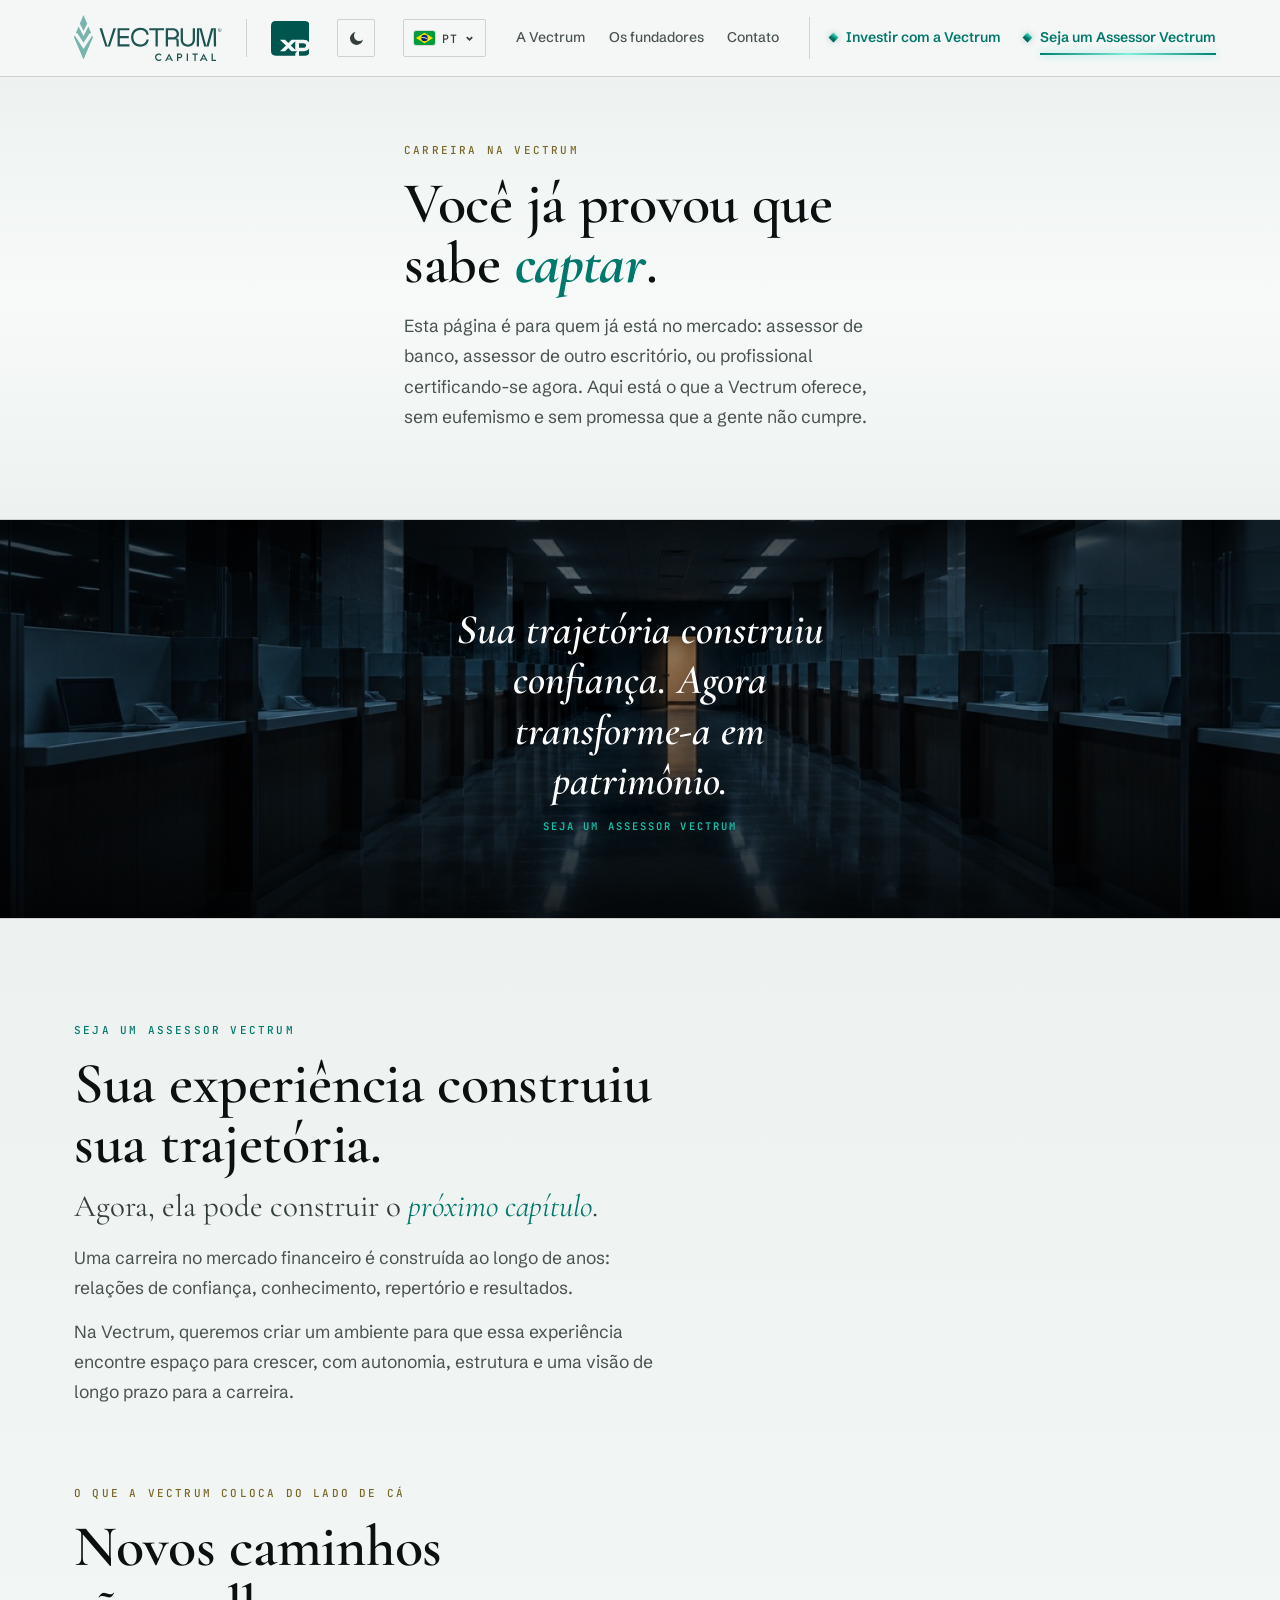
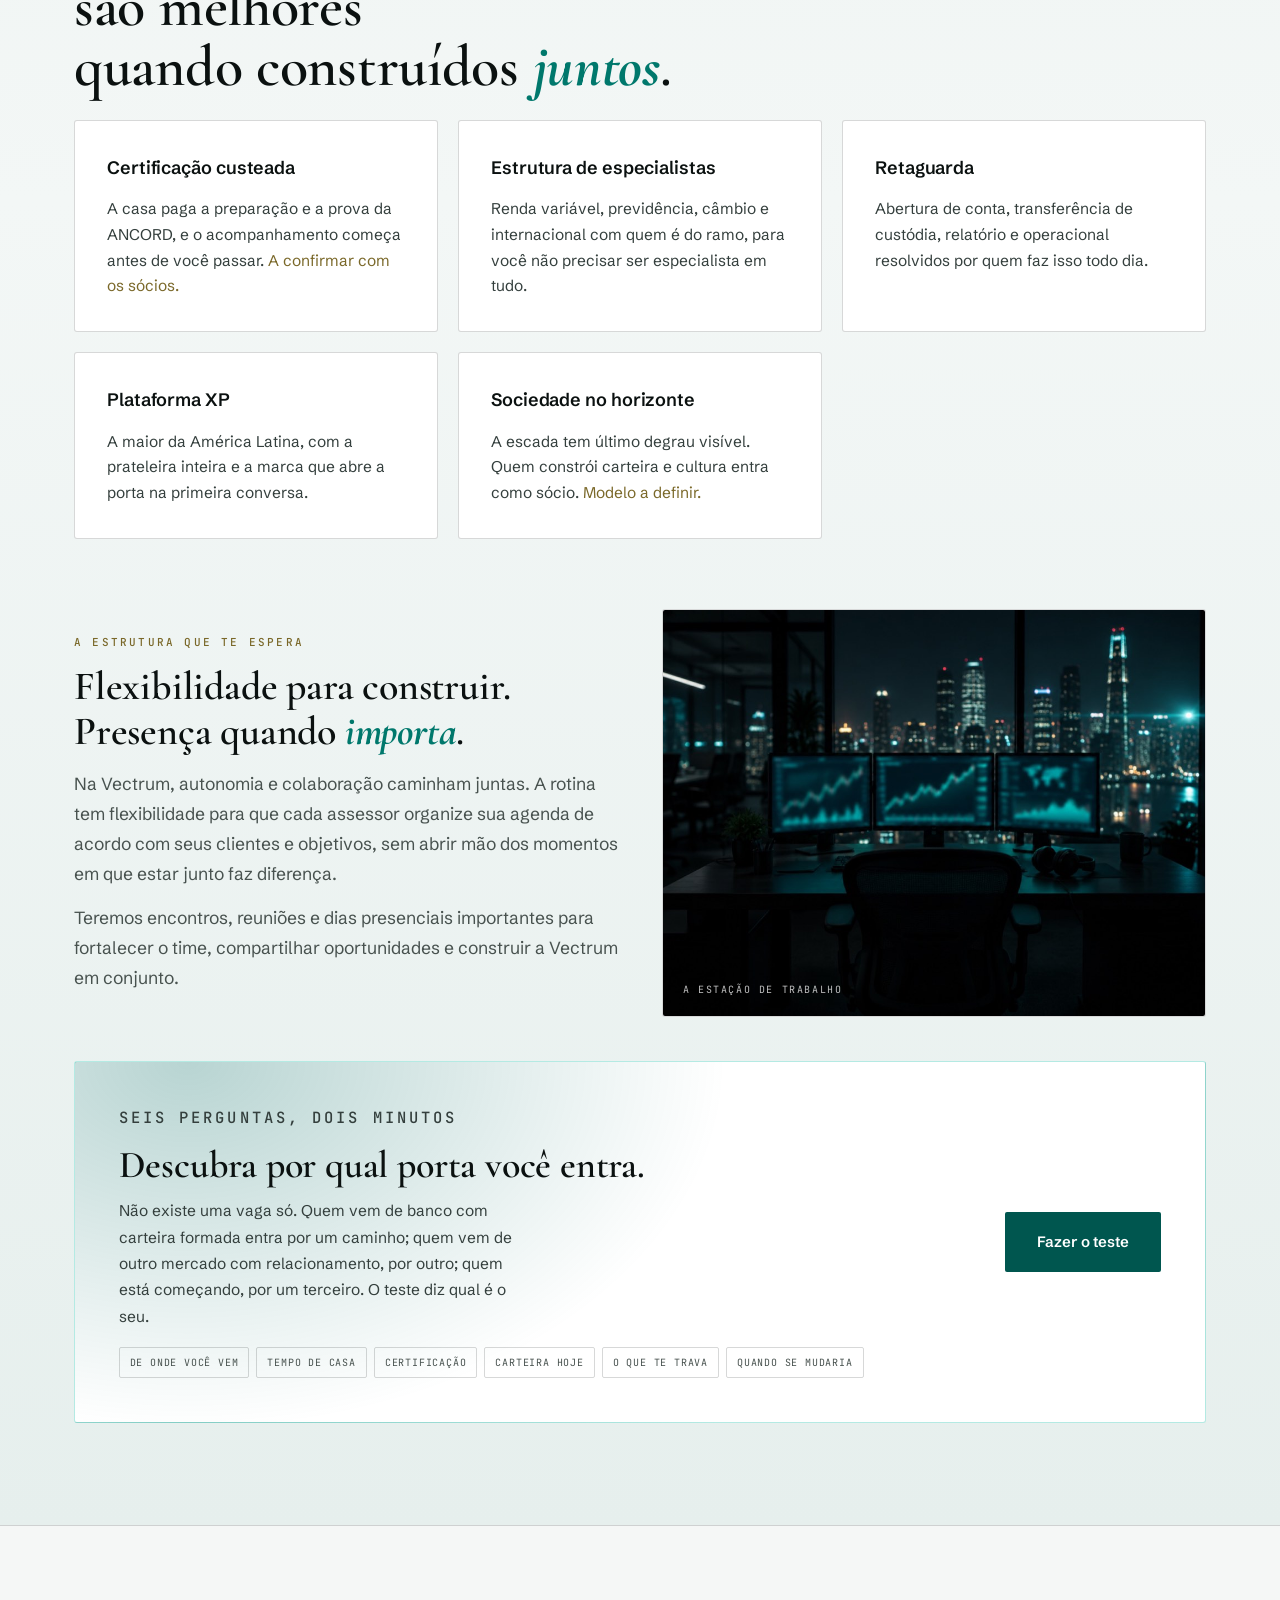
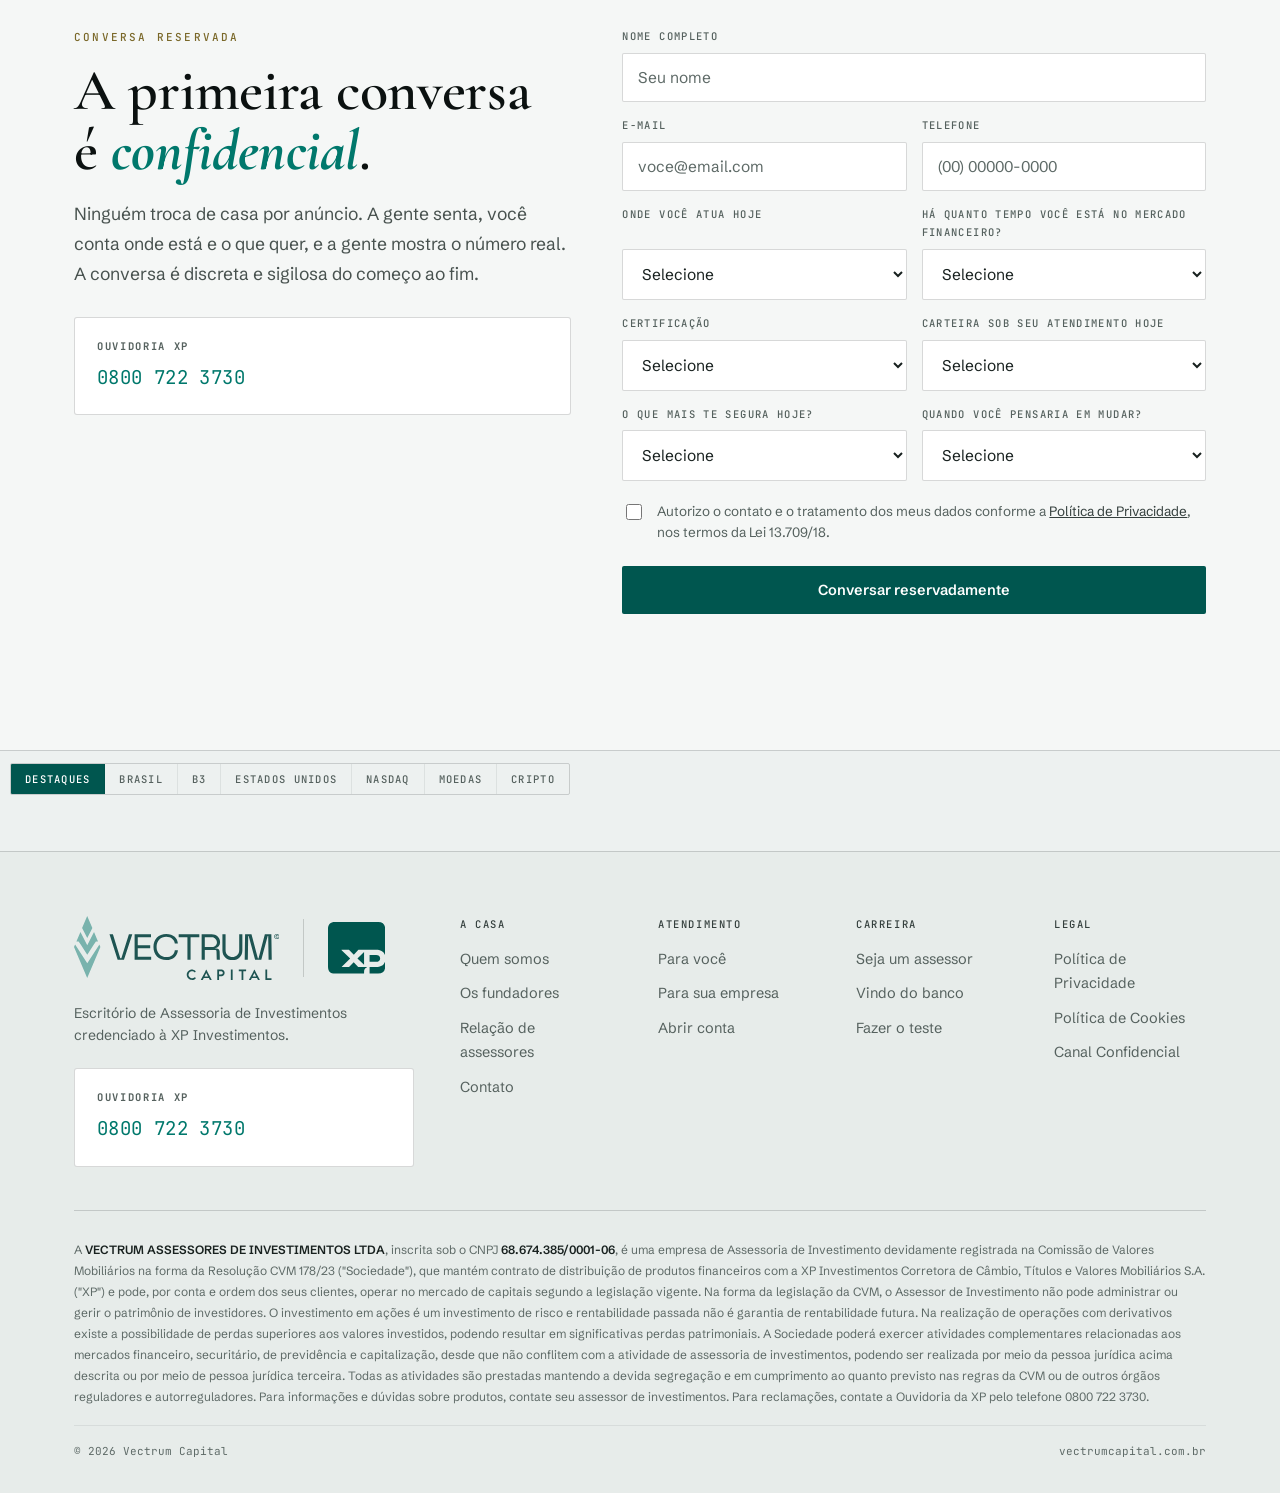
<file: assessor.html>
<!doctype html>
<html lang="pt-BR" data-tema="claro">
<head>
<meta charset="utf-8">
<meta name="viewport" content="width=device-width, initial-scale=1">
<!-- previa interna: fora dos buscadores ate a casa decidir publicar -->
<meta name="robots" content="noindex, nofollow, noarchive">
<meta data-i18n-a="content:k0cd31517" name="description" content="Carreira na Vectrum Capital: o que oferecemos a assessores de investimento.">
<meta name="theme-color" content="#F5F7F6">
<script>/* tema antes da pintura: o site nasce claro; quem escolheu o escuro volta no escuro */try{var tv=localStorage.getItem('vectrum-tema-v2');if(tv==='escuro')document.documentElement.removeAttribute('data-tema');else if(tv==='verde')document.documentElement.setAttribute('data-tema','verde');if((localStorage.getItem('vectrum-idioma')||'pt')!=='pt')document.documentElement.className+=' i18n-carregando'}catch(e){}</script>
<link rel="stylesheet" href="i18n/i18n.css?v=4">
<script src="i18n/i18n.js?v=6" defer></script>
<link rel="icon" type="image/svg+xml" href="favicon.svg?v=2">
<meta data-i18n-a="content:kf7795882" property="og:title" content="Seja um assessor Vectrum">
<meta data-i18n-a="content:kbe88fcd1" property="og:description" content="Recurso parado tem valor. Recurso com direção tem destino.">
<meta property="og:type" content="website">
<title data-i18n="kf7795882">Seja um assessor Vectrum</title>
<link rel="preconnect" href="https://fonts.googleapis.com">
<link rel="preconnect" href="https://fonts.gstatic.com" crossorigin>
<link rel="stylesheet" href="https://fonts.googleapis.com/css2?family=Cormorant+Garamond:ital,wght@0,300;0,400;0,500;0,600;0,700;1,500;1,600;1,700&family=Schibsted+Grotesk:wght@400;500;600;700;800&family=JetBrains+Mono:wght@400;500;700&display=swap">

<style>
:root{
  /* texto mais claro e mais legivel que a versao anterior */
  --ink-0:#FFFFFF; --ink-1:#EDEFEE; --ink-2:#C8CCCB; --ink-3:#9AA3A1; --ink-4:#848D8B; --ink-5:#7A8381;

  --green:#00665E; --green-live:#16BFA9; --green-deep:#002420; --green-abyss:#001210; --surface:#00231F;
  --metal:#B8A567; --preto:#121212;
  --up:#16BFA9; --down:#E8685C;

  --bg:#000000; --card:#080A0A; --card-hi:#0E1312;
  --line:rgba(200,204,203,.13); --line-soft:rgba(200,204,203,.06);

  --f-disp:"Fraunces",Georgia,serif;
  --f-ui:"Schibsted Grotesk",system-ui,-apple-system,sans-serif;
  --f-mono:"JetBrains Mono",ui-monospace,Menlo,monospace;
  --f-marca:"Cormorant Garamond",Georgia,serif;

  /* superficies que o tema claro precisa inverter */
  --nav-bg:rgba(0,0,0,.84); --nav-bg-mob:rgba(0,0,0,.98);
  --selo-bg:rgba(0,0,0,.6); --selo-bd:rgba(184,165,103,.3); --selo-tx:rgba(184,165,103,.92);
  --faixa-1:linear-gradient(180deg,#000,#01100E 52%,#000);
  --faixa-2:linear-gradient(180deg,#000,#01100E 50%,#000);
  --faixa-3:radial-gradient(62% 70% at 50% 0%, rgba(0,102,94,.2), transparent 64%),#000;
  --carreira-bg:linear-gradient(180deg,#000,#01100E 40%,#001A17);
  --foco-bg:#0E1312;
  --ticker-bg:#050707; --rodape-bg:#020303; --campo-bg:#0A0D0D;
  --tiras-bg:#060808; --tira-bg:#0C110F; --galeria-bg:#0A0E0D; --hover-suave:rgba(255,255,255,.03);

  --pad:clamp(20px,5vw,64px);
  --nav-h:76px;
  --ease:cubic-bezier(.16,.84,.44,1);
}
/* ====== TEMA CLARO ======
   O site nasce claro (pedido da Victoria, 27/09). O escuro e opcional e entra so quando a pessoa clica.
   Aqui so os tokens mudam: nenhuma regra de layout e reescrita. */
:root[data-tema="claro"]{
  --ink-0:#0B1110; --ink-1:#18211F; --ink-2:#343F3D; --ink-3:#48524F; --ink-4:#55615E; --ink-5:#5E6A67;

  --green:#00564F; --green-live:#00786C; --metal:#7A6829;
  --up:#0B7D6E; --down:#BE4237;

  --bg:#F5F7F6; --card:#FFFFFF; --card-hi:#ECF1EF;
  --line:rgba(11,17,16,.16); --line-soft:rgba(11,17,16,.07);

  --nav-bg:rgba(245,247,246,.86); --nav-bg-mob:rgba(245,247,246,.98);
  --selo-bg:rgba(122,104,41,.09); --selo-bd:rgba(122,104,41,.34); --selo-tx:#6B5A22;
  --faixa-1:linear-gradient(180deg,#EDF2F0,#F7FAF9 52%,#EDF2F0);
  --faixa-2:linear-gradient(180deg,#EDF2F0,#F7FAF9 50%,#EDF2F0);
  --faixa-3:radial-gradient(62% 70% at 50% 0%, rgba(0,102,94,.10), transparent 64%),#F0F4F3;
  --carreira-bg:linear-gradient(180deg,#EDF2F0,#F3F7F6 40%,#E6EFED);
  --foco-bg:#FFFFFF;
  --ticker-bg:#EDF1F0; --rodape-bg:#E7ECEA; --campo-bg:#FFFFFF;
  --tiras-bg:#E9EEEC; --tira-bg:#DDE5E3; --galeria-bg:#E4EBE9; --hover-suave:rgba(11,17,16,.05);
}
/* ====== TEMA VERDE (28/09) ======
   Terceira opção: o verde Aston Martin da marca (#00665E) vira o ambiente.
   Parte do escuro (texto claro) e troca só as superfícies e os acentos. */
:root[data-tema="verde"]{
  --green:#008C80; --green-live:#7FE3D2; --green-deep:#00241F; --green-abyss:#001A17; --surface:#003A34;
  --up:#7FE3D2; --down:#FF9A8F;
  --bg:#00332E; --card:#003D37; --card-hi:#004841;
  --line:rgba(255,255,255,.15); --line-soft:rgba(255,255,255,.07);
  --nav-bg:rgba(0,51,46,.88); --nav-bg-mob:rgba(0,51,46,.98);
  --selo-bg:rgba(0,36,31,.55);
  --faixa-1:linear-gradient(180deg,#00332E,#003E38 52%,#00332E);
  --faixa-2:linear-gradient(180deg,#00332E,#003E38 50%,#00332E);
  --faixa-3:radial-gradient(62% 70% at 50% 0%, rgba(127,227,210,.14), transparent 64%),#00332E;
  --carreira-bg:linear-gradient(180deg,#00332E,#003A34 40%,#00443D);
  --foco-bg:#003D37;
  --ticker-bg:#002C28; --rodape-bg:#002622; --campo-bg:#003A34;
  --tiras-bg:#002E29; --tira-bg:#003D37; --galeria-bg:#003530; --hover-suave:rgba(255,255,255,.05);
}
/* o veu sobre foto continua escuro nos dois temas: ele protege texto branco sobre imagem */
/* rotulo verde sobre foto: a foto continua escura, entao o verde vivo do tema escuro e o que aparece */
:root[data-tema="claro"] .socio .galeria .nome-sobre span,
:root[data-tema="claro"] .faixa-img .frase small{color:#16BFA9}
/* cartoes das faixas: o veu escuro sobre card claro virava cinza sujo, no claro a mesa some no papel */
:root[data-tema="claro"] .fx .arte{opacity:.34;filter:saturate(.5) contrast(1.02)}
:root[data-tema="claro"] .fx:hover .arte{opacity:.5}
:root[data-tema="claro"] .fx .arte::after{background:linear-gradient(178deg, rgba(255,255,255,.05) 0%, rgba(255,255,255,.78) 42%, rgba(255,255,255,.97) 70%, #FFFFFF 100%)}
:root[data-tema="claro"] .fx .brasao{filter:drop-shadow(0 6px 14px rgba(0,36,32,.28)) drop-shadow(0 0 18px rgba(22,191,169,.12))}

*{box-sizing:border-box}
html{scroll-behavior:smooth;scroll-padding-top:calc(var(--nav-h) + 14px)}
body{
  margin:0;background:var(--bg);color:var(--ink-2);
  font-family:var(--f-ui);font-weight:400;font-size:17px;line-height:1.7;
  -webkit-font-smoothing:antialiased;overflow-x:hidden;
}
.wrap{max-width:1260px;margin:0 auto;padding-inline:var(--pad)}
h1,h2,h3,h4{margin:0;text-wrap:balance;color:var(--ink-1)}
p{margin:0}
a{color:inherit}
img{max-width:100%;display:block}

/* tipografia com carater: display Fraunces, corpo grotesca, numeros mono */
h1,h2{font-family:var(--f-disp);font-weight:500;font-variation-settings:"SOFT" 0,"WONK" 0;letter-spacing:-.012em}
h3{font-family:var(--f-ui);font-weight:600;letter-spacing:-.005em}
.num-mono{font-family:var(--f-mono);font-variant-numeric:tabular-nums}

.eyebrow{font-family:var(--f-mono);font-size:11px;font-weight:500;letter-spacing:.2em;text-transform:uppercase;color:var(--green-live);margin:0}
.eyebrow.metal{color:var(--metal)}
.lede{color:var(--ink-3);font-size:17.5px;max-width:60ch;line-height:1.72}
strong{color:var(--ink-1);font-weight:600}

/* marca */
.vsym{fill:currentColor}   /* fill precisa ser herdado: nao atravessa o shadow do <use> */
.xp{fill:currentColor}
.vname{font-family:var(--f-marca);font-weight:300;line-height:1;letter-spacing:.055em;white-space:nowrap}
.vdesc{font-family:var(--f-ui);font-weight:500;letter-spacing:.4em;text-transform:uppercase;padding-left:.4em;white-space:nowrap}

/* lockup com a XP, padrao dos credenciados: fio vertical, alinhado pela altura */
.lockup{display:flex;align-items:center;gap:clamp(14px,1.9vw,24px)}
.lockup .lk-v{display:flex;align-items:center;gap:clamp(12px,1.5vw,19px);color:var(--ink-0)}
.lockup .lk-fio{width:1px;background:var(--line);flex:none}
.lockup .xp{width:auto;flex:none;color:var(--ink-1)}

/* slot */
.slot::after{
  content:attr(data-slot);position:absolute;top:9px;left:9px;z-index:4;
  font-family:var(--f-mono);font-size:8.5px;font-weight:500;letter-spacing:.11em;text-transform:uppercase;
  color:var(--selo-tx);background:var(--selo-bg);border:1px solid var(--selo-bd);
  padding:3px 7px;border-radius:2px;pointer-events:none;
}
.foto-vazia{background:radial-gradient(70% 90% at 30% 10%, rgba(22,191,169,.10), transparent 62%),linear-gradient(160deg,#0E1413,#060909);position:relative;overflow:hidden}

/* ================= NAV ================= */
.nav{position:sticky;top:0;z-index:70;background:var(--nav-bg);backdrop-filter:blur(18px);border-bottom:1px solid var(--line)}
.nav-in{display:flex;align-items:center;gap:clamp(12px,2.2vw,34px);height:var(--nav-h)}
.nav-marca{text-decoration:none;flex:none}
.nav-marca .vsym{height:40px}
.nav-marca .vname{font-size:27px;letter-spacing:.07em}
.nav-marca .vdesc{font-size:6.5px;letter-spacing:.46em;padding-left:.46em;margin-top:5px;color:var(--ink-4)}
.nav-marca .lk-fio{height:38px}
.nav-marca .xp{height:35px}
.nav-links{display:flex;align-items:center;gap:clamp(9px,1.5vw,24px);margin-left:auto}
.nav-links a{
  font-size:14px;font-weight:500;color:var(--ink-3);text-decoration:none;
  padding:9px 2px;position:relative;transition:color .22s;white-space:nowrap;
}
.nav-links a::after{content:"";position:absolute;left:0;right:100%;bottom:4px;height:1px;background:var(--green-live);transition:right .32s var(--ease)}
.nav-links a:hover{color:var(--ink-0)}
.nav-links a:hover::after{right:0}
.nav-links a.destaque{color:var(--green-live);font-weight:600}
.nav-cta{
  flex:none;background:var(--green);color:#fff;text-decoration:none;font-family:var(--f-ui);
  font-size:13.5px;font-weight:600;padding:12px 22px;border-radius:2px;
  transition:background .24s,transform .24s,box-shadow .24s;white-space:nowrap;
}
.nav-cta:hover{background:#007D72;transform:translateY(-1px);box-shadow:0 8px 22px -8px rgba(0,102,94,.8)}
.nav-tema{background:none;border:1px solid var(--line);border-radius:2px;color:var(--ink-2);
  width:38px;height:38px;flex:none;cursor:pointer;display:grid;place-items:center;
  transition:border-color .25s var(--ease),color .25s var(--ease)}
.nav-tema:hover{border-color:var(--green-live);color:var(--ink-0)}
.nav-tema svg{width:17px;height:17px;fill:currentColor}
/* o ícone mostra o PRÓXIMO tema: claro → escuro (lua) → verde (bolinha verde) → claro (sol) */
.nav-tema .t-lua,.nav-tema .t-sol{display:none}
:root[data-tema="claro"] .nav-tema .t-lua{display:block}
:root[data-tema="claro"] .nav-tema .t-verde{display:none}
:root[data-tema="verde"] .nav-tema .t-sol{display:block}
:root[data-tema="verde"] .nav-tema .t-verde{display:none}
.nav-burger{display:none;margin-left:auto;background:none;border:1px solid var(--line);border-radius:2px;color:var(--ink-1);padding:9px 13px;cursor:pointer;font-family:var(--f-ui);font-size:13px;font-weight:500}
@media(max-width:1060px){
  .nav-links{display:none;position:absolute;top:var(--nav-h);left:0;right:0;background:var(--nav-bg-mob);border-bottom:1px solid var(--line);flex-direction:column;align-items:flex-start;gap:0;padding:8px var(--pad) 18px;margin:0}
  .nav-links.aberto{display:flex}
  .nav-links a{width:100%;padding:14px 0;border-bottom:1px solid var(--line-soft)}
  .nav-burger{display:block}.nav-cta{display:none}
}

/* ================= HERO ================= */
.hero{position:relative;padding-block:clamp(52px,8vw,96px) clamp(44px,6vw,78px);overflow:hidden}
.hero-fundo{position:absolute;inset:0;z-index:0;
  background:radial-gradient(56% 60% at 74% 16%, rgba(0,102,94,.32), transparent 62%),
             radial-gradient(46% 50% at 12% 86%, rgba(22,191,169,.10), transparent 60%),
             var(--faixa-1)}
.hero-grade{position:absolute;inset:0;z-index:0;opacity:.55;
  background-image:linear-gradient(rgba(255,255,255,.022) 1px,transparent 1px),linear-gradient(90deg,rgba(255,255,255,.022) 1px,transparent 1px);
  background-size:68px 68px;mask-image:radial-gradient(70% 70% at 50% 40%,#000,transparent)}
.hero-in{position:relative;z-index:1;display:grid;grid-template-columns:minmax(0,1.04fr) minmax(0,.96fr);gap:clamp(30px,4.6vw,64px);align-items:center}
@media(max-width:940px){.hero-in{grid-template-columns:1fr}}
.hero h1{font-size:clamp(40px,6.2vw,76px);line-height:1.04;margin-block:20px 22px;color:var(--ink-0);font-weight:500}
.hero h1 em{font-style:italic;color:var(--green-live);font-weight:500}
.hero .sub{color:var(--ink-2);font-size:clamp(16px,1.5vw,18.5px);max-width:50ch;line-height:1.7}
.hero-botoes{display:flex;flex-wrap:wrap;gap:13px;margin-top:32px}
.btn{
  display:inline-flex;align-items:center;justify-content:center;gap:9px;text-decoration:none;border:0;cursor:pointer;
  font-family:var(--f-ui);font-size:14.5px;font-weight:600;
  padding:15px 28px;border-radius:2px;position:relative;overflow:hidden;
  transition:background .24s,transform .24s,border-color .24s,color .24s,box-shadow .24s;
}
.btn-1{background:var(--green);color:#fff}
.btn-1:hover{background:#007D72;transform:translateY(-2px);box-shadow:0 12px 30px -10px rgba(0,102,94,.9)}
.btn-2{background:transparent;color:var(--ink-1);border:1px solid rgba(200,204,203,.3)}
.btn-2:hover{border-color:var(--green-live);color:var(--green-live);transform:translateY(-2px);background:rgba(22,191,169,.06)}
.btn:focus-visible{outline:2px solid var(--green-live);outline-offset:3px}

.hero-visual{position:relative;aspect-ratio:4/5;border:1px solid var(--line);border-radius:3px;overflow:hidden}
.hero-visual img,.hero-visual video{width:100%;height:100%;object-fit:cover;display:block;transform:scale(1.02);transition:transform 1.1s var(--ease)}
.hero-visual:hover img,.hero-visual:hover video{transform:scale(1.06)}
.hero-visual::after{content:"";position:absolute;inset:0;background:linear-gradient(180deg,rgba(0,0,0,.18) 0%,rgba(0,0,0,0) 34%,rgba(0,0,0,.62) 100%);pointer-events:none}
.hero-visual .legenda{position:absolute;left:0;right:0;bottom:0;z-index:2;padding:20px 22px;font-family:var(--f-mono);font-size:10.5px;letter-spacing:.14em;text-transform:uppercase;color:rgba(255,255,255,.72)}
@media(max-width:940px){.hero-visual{aspect-ratio:16/10}}

/* ================= NUMEROS ================= */
.numeros{display:grid;grid-template-columns:repeat(auto-fit,minmax(172px,1fr));gap:1px;background:var(--line-soft);border-block:1px solid var(--line)}
.num{background:var(--card);padding:clamp(24px,3vw,36px) clamp(18px,2vw,28px);display:flex;flex-direction:column;gap:7px;position:relative;transition:background .35s}
.num::before{content:"";position:absolute;inset:0;background:radial-gradient(70% 100% at 50% 0%, rgba(22,191,169,.10), transparent 70%);opacity:0;transition:opacity .4s}
.num:hover{background:var(--card-hi)}
.num:hover::before{opacity:1}
.num b{font-family:var(--f-mono);font-weight:700;font-size:clamp(28px,3.6vw,42px);line-height:1;color:var(--ink-0);letter-spacing:-.02em;position:relative}
.num span{font-family:var(--f-mono);font-size:10.5px;letter-spacing:.16em;text-transform:uppercase;color:var(--ink-4);position:relative}

/* ================= SECOES ================= */
.sec{padding-block:clamp(60px,8vw,110px);position:relative}
.sec-linha{border-top:1px solid var(--line)}
.sec-head{max-width:60ch;margin-bottom:clamp(30px,4vw,52px)}
.sec-head h2{font-size:clamp(31px,4.4vw,52px);line-height:1.1;margin-block:14px 17px;color:var(--ink-0);font-weight:500}
.sec-head h2 em{font-style:italic;color:var(--green-live)}
.faixa-escura{background:var(--faixa-2)}
.faixa-verde{background:var(--faixa-3)}

/* ============ BLOCO VIVO: base de todo card ============ */
.vivo{
  position:relative;background:var(--card);border:1px solid var(--line);border-radius:3px;
  overflow:hidden;isolation:isolate;
  transition:transform .42s var(--ease),border-color .42s,background .42s,box-shadow .42s;
}
.vivo::before{ /* luz que segue o ponteiro */
  content:"";position:absolute;inset:-1px;z-index:0;pointer-events:none;opacity:0;
  background:radial-gradient(320px circle at var(--mx,50%) var(--my,0%), rgba(22,191,169,.16), transparent 62%);
  transition:opacity .45s;
}
.vivo::after{ /* filete superior que cresce */
  content:"";position:absolute;top:0;left:0;height:2px;width:0;z-index:2;
  background:linear-gradient(90deg,var(--green-live),rgba(22,191,169,0));
  transition:width .55s var(--ease);
}
.vivo:hover{transform:translateY(-5px);border-color:rgba(22,191,169,.34);background:var(--card-hi);box-shadow:0 22px 44px -26px rgba(0,0,0,.95)}
.vivo:hover::before{opacity:1}
.vivo:hover::after{width:100%}
.vivo > *{position:relative;z-index:1}

/* ================= DIFERENCIAIS ================= */
.grade-6{display:grid;grid-template-columns:repeat(auto-fit,minmax(288px,1fr));gap:clamp(14px,1.7vw,20px)}
.dcard{padding:clamp(24px,2.7vw,32px);display:flex;flex-direction:column;gap:13px}
.dcard .ico{width:30px;height:30px;color:var(--green-live);transition:transform .45s var(--ease),color .3s}
.dcard:hover .ico{transform:translateY(-2px) scale(1.08)}
.dcard .ico svg{width:100%;height:100%;fill:none;stroke:currentColor;stroke-width:1.4;stroke-linecap:round;stroke-linejoin:round}
.dcard h3{font-size:18px;color:var(--ink-0)}
.dcard p{font-size:15.5px;line-height:1.66;color:var(--ink-2)}
.dcard .grifo{color:var(--green-live);font-weight:600}

/* ================= FAIXAS ================= */
.faixas{display:grid;grid-template-columns:repeat(auto-fit,minmax(250px,1fr));gap:clamp(12px,1.5vw,16px)}
.fx{padding:clamp(30px,3.4vw,44px);display:flex;flex-direction:column;gap:11px;position:relative;overflow:hidden;min-height:clamp(260px,26vw,330px);justify-content:flex-end}
/* arte de fundo: malha geométrica que ganha densidade conforme o nível sobe */
.fx .arte{
  position:absolute;inset:0;z-index:0;pointer-events:none;
  background-size:cover;background-position:center;
  opacity:.50;filter:saturate(.62) contrast(1.06);
  transition:opacity .7s var(--ease),transform 1.5s var(--ease),filter .7s;
  transform:scale(1.05);
}
/* o véu mantém o texto legível e deixa a mesa aparecer só no topo do card */
.fx .arte::after{
  content:"";position:absolute;inset:0;
  background:linear-gradient(178deg, rgba(0,0,0,.18) 0%, rgba(4,10,9,.72) 46%, rgba(4,10,9,.96) 78%, #040A09 100%);
}
.fx:hover .arte{opacity:.78;transform:scale(1.1);filter:saturate(.85) contrast(1.1)}
.fx > *:not(.arte){position:relative;z-index:1}
/* selo sólido: massa de metal, não contorno */
.fx .brasao{width:78px;height:78px;margin-bottom:16px;display:block;position:relative;
  filter:drop-shadow(0 6px 16px rgba(0,0,0,.95)) drop-shadow(0 0 22px rgba(22,191,169,.18))}
.fx .brasao svg{width:100%;height:100%;overflow:visible;transition:transform .55s var(--ease)}
.fx .brasao .corpo{fill:url(#metal);transition:fill .5s}
.fx .brasao .chapa{fill:url(#chapa)}
.fx .brasao .aro{fill:none;stroke:rgba(255,255,255,.34);stroke-width:1.1}
.fx .brasao .vinco{fill:none;stroke:rgba(0,0,0,.42);stroke-width:1.4}
.fx .brasao .cravo{fill:#0B1413}
.fx .brasao .lasca{fill:rgba(255,255,255,.20)}
.fx .brasao .numeral{
  font-family:var(--f-mono);font-size:15px;font-weight:700;letter-spacing:.04em;
  fill:#04100E;text-anchor:middle;
}
.fx:hover .brasao svg{transform:scale(1.07) rotate(-4deg)}
.fx:hover .brasao .corpo{fill:url(#metal-hi)}
.fx .valor{font-family:var(--f-mono);font-size:11.5px;letter-spacing:.13em;text-transform:uppercase;color:var(--green-live);font-weight:500}
.fx .nivel{font-family:var(--f-disp);font-size:29px;color:var(--ink-0);font-weight:500;line-height:1.1}
.fx ul{list-style:none;margin:10px 0 0;padding:0;display:flex;flex-direction:column;gap:9px}
.fx li{font-size:15px;color:var(--ink-2);padding-left:18px;position:relative;line-height:1.55}
.carreira .sub-titulo{font-family:var(--f-disp);font-size:clamp(21px,2.6vw,31px);line-height:1.2;color:var(--ink-2);font-weight:400;margin:-4px 0 18px}
.carreira .sub-titulo em{font-style:italic;color:var(--green-live)}
.fx li::before{content:"";position:absolute;left:0;top:9px;width:6px;height:6px;background:var(--green-live);transform:rotate(45deg);transition:transform .4s var(--ease)}
.fx:hover li::before{transform:rotate(135deg)}

/* ================= FUNDADORES ================= */
.socios{display:grid;grid-template-columns:repeat(auto-fit,minmax(310px,1fr));gap:clamp(16px,2vw,24px)}
.socio{display:flex;flex-direction:column}
.socio .galeria{position:relative;aspect-ratio:4/5;overflow:hidden;background:var(--galeria-bg)}
.socio .galeria img{position:absolute;inset:0;width:100%;height:100%;object-fit:cover;opacity:0;transform:scale(1.06);transition:opacity .72s var(--ease),transform 1.3s var(--ease)}
.socio .galeria img.ativa{opacity:1;transform:scale(1)}
.socio .galeria .veu{position:absolute;inset:0;background:linear-gradient(180deg,rgba(0,0,0,.05) 0%,rgba(0,0,0,0) 40%,rgba(0,0,0,.82) 100%);z-index:2;pointer-events:none}
.socio .galeria .contador{position:absolute;top:12px;right:13px;z-index:3;font-family:var(--f-mono);font-size:10px;letter-spacing:.1em;color:rgba(255,255,255,.72);background:rgba(0,0,0,.45);border:1px solid rgba(255,255,255,.14);padding:3px 8px;border-radius:2px}
.socio .galeria .nome-sobre{position:absolute;left:0;right:0;bottom:0;z-index:3;padding:0 20px 16px;display:flex;flex-direction:column;gap:3px}
.socio .galeria .nome-sobre b{font-family:var(--f-disp);font-size:30px;font-weight:500;color:#fff;line-height:1.05}
.socio .galeria .nome-sobre span{font-family:var(--f-mono);font-size:10px;letter-spacing:.16em;text-transform:uppercase;color:var(--green-live)}

/* miniaturas: a selecionada se destaca */
.tiras{display:flex;gap:7px;padding:12px 14px;background:var(--tiras-bg);border-bottom:1px solid var(--line-soft);overflow-x:auto;scrollbar-width:none}
.tiras::-webkit-scrollbar{display:none}
.tira{
  flex:0 0 auto;width:46px;height:46px;border-radius:2px;overflow:hidden;cursor:pointer;position:relative;
  border:1px solid var(--line);background:var(--tira-bg);padding:0;
  opacity:.48;filter:grayscale(.55);
  transition:opacity .35s,filter .35s,transform .35s var(--ease),border-color .35s,width .35s var(--ease),height .35s var(--ease);
}
.tira img{width:100%;height:100%;object-fit:cover}
.tira:hover{opacity:.85;filter:grayscale(.15);transform:translateY(-2px)}
.tira[aria-selected="true"]{opacity:1;filter:none;border-color:var(--green-live);width:58px;height:58px;box-shadow:0 0 0 1px rgba(22,191,169,.45),0 8px 20px -10px rgba(22,191,169,.7)}
.tira.vazia{display:grid;place-items:center}
.tira.vazia span{font-family:var(--f-mono);font-size:15px;color:var(--ink-5)}
.tira:focus-visible{outline:2px solid var(--green-live);outline-offset:2px}

.socio .corpo{padding:clamp(20px,2.3vw,26px);display:flex;flex-direction:column;gap:14px;flex:1}
.socio .bio{font-size:15px;line-height:1.65;color:var(--ink-2)}
.socio .skills{display:flex;flex-wrap:wrap;gap:6px}
.socio .skills span{font-family:var(--f-mono);font-size:10px;letter-spacing:.07em;text-transform:uppercase;color:var(--ink-2);border:1px solid var(--line);border-radius:2px;padding:5px 9px;transition:border-color .3s,color .3s,background .3s}
.socio:hover .skills span{border-color:rgba(22,191,169,.24)}
.socio .trilha{margin-top:auto;padding-top:15px;border-top:1px solid var(--line-soft);display:flex;flex-direction:column;gap:7px}
.socio .trilha i{font-style:normal;font-size:13.5px;color:var(--ink-4);display:flex;gap:12px}
.socio .trilha i b{font-family:var(--f-mono);color:var(--ink-2);font-weight:500;font-size:11px;letter-spacing:.08em;text-transform:uppercase;min-width:82px;padding-top:2px}

/* ================= CLASSES ================= */
.classes{display:grid;grid-template-columns:repeat(auto-fit,minmax(186px,1fr));gap:clamp(10px,1.2vw,14px)}
.cl{padding:22px 20px 24px;display:flex;flex-direction:column;gap:7px}
.cl b{font-size:15.5px;font-weight:600;color:var(--ink-1)}
.cl span{font-size:13px;color:var(--ink-4);line-height:1.5}

/* insígnias: desenhadas com o vocabulário da marca — ângulos, losangos e retas */
.insignia{
  width:38px;height:38px;margin-bottom:9px;position:relative;
  display:grid;place-items:center;flex:none;
}
.insignia::before{ /* moldura em losango, o motivo da casa */
  content:"";position:absolute;inset:2px;border:1px solid var(--line);
  transform:rotate(45deg);border-radius:2px;
  transition:border-color .45s var(--ease),transform .55s var(--ease),background .45s;
}
.cl:hover .insignia::before,.fx:hover .insignia::before{
  border-color:rgba(22,191,169,.42);transform:rotate(90deg);
  background:radial-gradient(60% 60% at 50% 50%, rgba(22,191,169,.10), transparent 70%);
}
.insignia svg{
  position:relative;width:19px;height:19px;
  fill:none;stroke:var(--green-live);stroke-width:1.5;
  stroke-linecap:round;stroke-linejoin:round;
  transition:transform .45s var(--ease),stroke .3s;
}
.cl:hover .insignia svg,.fx:hover .insignia svg{transform:scale(1.12)}
.insignia svg .cheio{fill:var(--green-live);stroke:none}

/* ================= CARREIRA ================= */
.carreira{background:var(--carreira-bg)}
.verdade{display:grid;grid-template-columns:repeat(auto-fit,minmax(255px,1fr));gap:clamp(12px,1.5vw,16px)}
.vd{padding:clamp(22px,2.5vw,28px);display:flex;flex-direction:column;gap:9px}
.vd .fase{font-family:var(--f-mono);font-size:10.5px;letter-spacing:.16em;text-transform:uppercase;color:var(--metal);font-weight:500}
.vd b{font-family:var(--f-disp);font-size:26px;font-weight:500;color:var(--ink-0);line-height:1.12}
.vd p{font-size:14.5px;color:var(--ink-2);line-height:1.62}
.vd .barra{height:3px;background:rgba(200,204,203,.1);border-radius:2px;overflow:hidden;margin-top:4px}
.vd .barra i{display:block;height:100%;background:linear-gradient(90deg,var(--green),var(--green-live));width:0;transition:width 1.1s var(--ease)}
.vd.revela .barra i,.vd:hover .barra i{width:var(--w,25%)}

.tab-rolagem{overflow-x:auto;border:1px solid var(--line);border-radius:3px;background:var(--card)}
.comparativo{width:100%;border-collapse:collapse;font-size:15px;min-width:560px}
.comparativo th,.comparativo td{padding:15px 18px;text-align:left;border-bottom:1px solid var(--line-soft)}
.comparativo thead th{font-family:var(--f-mono);font-size:10.5px;letter-spacing:.15em;text-transform:uppercase;color:var(--ink-4);font-weight:500;border-bottom:1px solid var(--line)}
.comparativo tbody th{font-weight:400;color:var(--ink-3);font-size:14.5px}
.comparativo tbody tr{transition:background .3s}
.comparativo tbody tr:hover{background:rgba(22,191,169,.04)}
.comparativo .assessor{color:var(--ink-0);font-weight:500}
.comparativo .banco{color:var(--ink-4)}
.comparativo tr.destaque td,.comparativo tr.destaque th{background:rgba(22,191,169,.07)}
.comparativo tr.destaque .assessor{color:var(--green-live);font-weight:600}

.quiz-chamada{
  margin-top:clamp(28px,3.4vw,44px);border:1px solid rgba(22,191,169,.32);border-radius:3px;
  background:radial-gradient(70% 150% at 10% 0%, rgba(0,102,94,.28), transparent 68%),var(--card);
  padding:clamp(26px,3.4vw,46px);
  display:flex;flex-wrap:wrap;gap:clamp(20px,3vw,40px);align-items:center;justify-content:space-between;
  position:relative;overflow:hidden;
}
.quiz-chamada .txt{flex:1 1 320px;display:flex;flex-direction:column;gap:12px}
.quiz-chamada h3{font-family:var(--f-disp);font-size:clamp(26px,3.2vw,38px);font-weight:500;color:var(--ink-0);line-height:1.12}
.quiz-chamada p{font-size:15.5px;color:var(--ink-2);max-width:46ch}
.quiz-passos{display:flex;flex-wrap:wrap;gap:7px;margin-top:5px}
.quiz-passos span{font-family:var(--f-mono);font-size:10px;letter-spacing:.08em;text-transform:uppercase;color:var(--ink-3);border:1px solid var(--line);border-radius:2px;padding:6px 10px;transition:border-color .3s,color .3s}
.quiz-chamada:hover .quiz-passos span{border-color:rgba(22,191,169,.3);color:var(--ink-2)}

/* ================= MIDIA ================= */
.midia{display:grid;grid-template-columns:repeat(auto-fit,minmax(258px,1fr));gap:clamp(14px,1.7vw,20px)}
.mcard{display:flex;flex-direction:column}
.mcard .capa{aspect-ratio:16/10;position:relative;overflow:hidden}
.mcard .capa img{width:100%;height:100%;object-fit:cover;transform:scale(1.02);transition:transform 1.1s var(--ease),filter .5s}
.mcard:hover .capa img{transform:scale(1.07)}
.mcard .capa::after{content:"";position:absolute;inset:0;background:linear-gradient(180deg,rgba(0,0,0,.25),rgba(0,0,0,.55));pointer-events:none}
/* tarja de exemplo: sai quando entrar materia real */
.mcard .tarja{
  position:absolute;top:10px;left:10px;z-index:3;
  font-family:var(--f-mono);font-size:9px;font-weight:500;letter-spacing:.16em;text-transform:uppercase;
  color:var(--selo-tx);background:var(--selo-bg);border:1px solid var(--selo-bd);
  padding:4px 8px;border-radius:2px;
}
.mcard .txt{padding:19px 21px 23px;display:flex;flex-direction:column;gap:10px;flex:1}
.mcard .txt p{font-size:15px;color:var(--ink-2);line-height:1.5}
.mcard .veic{margin-top:auto;padding-top:13px;border-top:1px solid var(--line-soft);font-family:var(--f-mono);font-size:10.5px;letter-spacing:.12em;text-transform:uppercase;color:var(--ink-4)}

/* ================= MAPA ================= */
.mapa-bloco{display:grid;grid-template-columns:minmax(0,.85fr) minmax(0,1.15fr);gap:clamp(28px,4vw,60px);align-items:center}
@media(max-width:900px){.mapa-bloco{grid-template-columns:1fr}}
.mapa-caixa{position:relative;display:grid;place-items:center;padding:clamp(14px,2vw,26px)}
.mapa-svg{width:100%;max-width:420px;height:auto;overflow:visible}
.mapa-svg .pais{fill:#0B1110;stroke:rgba(200,204,203,.22);stroke-width:1.2;stroke-linejoin:round}
.mapa-svg .sp{fill:var(--green);stroke:var(--green-live);stroke-width:1.4;opacity:0;animation:acende 1s var(--ease) .35s forwards}
@keyframes acende{to{opacity:1}}
.mapa-svg .pulso{fill:none;stroke:var(--green-live);stroke-width:1.5;transform-origin:268px 322px;animation:pulsar 2.9s ease-out infinite}
@keyframes pulsar{0%{r:7;opacity:.85}70%{r:30;opacity:0}100%{r:30;opacity:0}}
.mapa-svg .ponto{fill:var(--green-live)}
.mapa-svg .risca{stroke:var(--green-live);stroke-width:1;stroke-dasharray:3 3}
.mapa-svg .rotulo{font-family:var(--f-mono);font-size:12px;letter-spacing:.14em;text-transform:uppercase;fill:var(--green-live)}
.mapa-svg .rotulo-sub{font-family:var(--f-mono);font-size:9px;letter-spacing:.1em;fill:var(--ink-4)}
.mapa-legenda{display:flex;flex-direction:column;gap:14px}
.praca{padding:clamp(20px,2.3vw,26px);display:flex;align-items:flex-start;gap:16px}
.praca .marcador{width:10px;height:10px;border-radius:50%;background:var(--green-live);margin-top:7px;flex:none;box-shadow:0 0 0 4px rgba(22,191,169,.15)}
.praca.futura .marcador{background:transparent;border:1px solid var(--ink-4);box-shadow:none}
.praca .txt{display:flex;flex-direction:column;gap:5px}
.praca b{font-family:var(--f-disp);font-size:24px;font-weight:500;color:var(--ink-0)}
.praca span{font-size:14.5px;color:var(--ink-3);line-height:1.55}
.praca .marca-tempo{font-family:var(--f-mono);font-size:10px;letter-spacing:.14em;text-transform:uppercase;color:var(--metal)}

/* ================= FORM ================= */
.mel{position:absolute;left:-9999px;width:1px;height:1px;overflow:hidden}
.form-bloco{display:grid;grid-template-columns:minmax(0,.92fr) minmax(0,1.08fr);gap:clamp(30px,4vw,64px);align-items:start}
@media(max-width:880px){.form-bloco{grid-template-columns:1fr}}
form{display:flex;flex-direction:column;gap:15px}
.campo{display:flex;flex-direction:column;gap:7px}
.campo label{font-family:var(--f-mono);font-size:10.5px;letter-spacing:.13em;text-transform:uppercase;color:var(--ink-4);font-weight:500}
.campo input,.campo select{
  font-family:var(--f-ui);font-size:15.5px;font-weight:400;color:var(--ink-1);
  background:var(--campo-bg);border:1px solid var(--line);border-radius:2px;padding:14px 15px;
  transition:border-color .25s,background .25s,box-shadow .25s;
}
.campo input::placeholder{color:var(--ink-5)}
.campo input:focus,.campo select:focus{outline:none;border-color:var(--green-live);background:var(--foco-bg);box-shadow:0 0 0 3px rgba(22,191,169,.1)}
.campo-2{display:grid;grid-template-columns:repeat(2,minmax(0,1fr));gap:15px}
/* rótulo longo quebra em 2 linhas sem desalinhar o par: rótulo no topo, campo embaixo; opção longa não estoura a coluna */
.campo-2 .campo{justify-content:space-between;min-width:0}
.campo select{min-width:0;max-width:100%;text-overflow:ellipsis}
@media(max-width:540px){.campo-2{grid-template-columns:1fr}}
.lgpd{display:flex;gap:12px;align-items:flex-start;font-size:13.5px;color:var(--ink-4);line-height:1.55;margin-top:5px}
.lgpd input{margin-top:3px;accent-color:var(--green);flex:none;width:16px;height:16px}
.lgpd a{color:var(--ink-2)}
.ouvidoria{margin-top:28px;padding:20px 22px;border:1px solid var(--line);border-radius:3px;background:var(--card)}
.ouvidoria b{display:block;font-family:var(--f-mono);font-size:10.5px;letter-spacing:.16em;text-transform:uppercase;color:var(--ink-4);margin-bottom:6px}
.ouvidoria span{font-family:var(--f-mono);font-size:19px;color:var(--green-live);letter-spacing:.02em}

/* ================= TICKER ================= */
.ticker{border-top:1px solid var(--line);background:var(--ticker-bg);overflow:hidden}
.ticker-topo{display:flex;align-items:center;gap:13px;flex-wrap:wrap;padding:12px 0 0}
.ticker-abas{display:flex;border:1px solid var(--line);border-radius:2px;overflow:hidden}
.ticker-abas button{
  appearance:none;border:0;background:transparent;cursor:pointer;font-family:var(--f-mono);
  font-size:10.5px;font-weight:500;letter-spacing:.12em;text-transform:uppercase;color:var(--ink-4);
  padding:8px 14px;border-right:1px solid var(--line-soft);transition:background .25s,color .25s;
}
.ticker-abas button:last-child{border-right:0}
.ticker-abas button:hover{color:var(--ink-1);background:var(--hover-suave)}
.ticker-abas button[aria-pressed="true"]{background:var(--green);color:#fff}
.ticker-abas button:focus-visible{outline:2px solid var(--green-live);outline-offset:-2px}
.ticker-nota{font-family:var(--f-mono);font-size:9.5px;letter-spacing:.1em;text-transform:uppercase;color:var(--ink-5)}
.esteira{position:relative;overflow:hidden;padding:14px 0 16px;mask-image:linear-gradient(90deg,transparent,#000 5%,#000 95%,transparent)}
.esteira-linha{display:flex;width:max-content;animation:correr 48s linear infinite;transition:opacity .2s}
.esteira:hover .esteira-linha{animation-play-state:paused}
@keyframes correr{from{transform:translateX(0)}to{transform:translateX(-50%)}}
.tk{display:flex;align-items:center;gap:10px;padding:0 26px;border-right:1px solid var(--line-soft);white-space:nowrap}
.tk .marca{
  width:22px;height:22px;min-width:22px;max-width:22px;min-height:22px;max-height:22px;
  padding:0;margin:0;flex:0 0 22px;display:grid;place-items:center;border-radius:50%;
  background:rgba(255,255,255,.05);border:1px solid var(--line-soft);overflow:hidden;
}
.tk .marca svg{width:12px;height:12px;fill:currentColor;stroke:none}
/* prefixo m- para nao colidir com classes de layout (a .fx das faixas de patrimonio) */
.tk .marca.m-btc{color:#F7931A;background:rgba(247,147,26,.1);border-color:rgba(247,147,26,.3)}
.tk .marca.m-eth{color:#9AA0C4;background:rgba(154,160,196,.12);border-color:rgba(154,160,196,.32)}
.tk .marca.m-sol{color:#14F195;background:rgba(20,241,149,.1);border-color:rgba(20,241,149,.28)}
.tk .marca.m-xrp{color:#DEDEDE;background:rgba(222,222,222,.09);border-color:rgba(222,222,222,.26)}
.tk .marca.m-ada{color:#5A96F7;background:rgba(90,150,247,.12);border-color:rgba(90,150,247,.32)}
.tk .marca.m-link{color:#6A9AF5;background:rgba(106,154,245,.12);border-color:rgba(106,154,245,.32)}
.tk .marca.m-idx{color:var(--green-live);background:rgba(22,191,169,.1);border-color:rgba(22,191,169,.28)}
.tk .marca.m-fx{color:var(--metal);background:rgba(184,165,103,.1);border-color:rgba(184,165,103,.3)}
.tk .marca.m-txt{font-family:var(--f-mono);font-size:9.5px;font-weight:700;letter-spacing:-.03em;line-height:1}
.tk .nome{font-family:var(--f-ui);font-size:13px;font-weight:600;color:var(--ink-1)}
.tk .preco{font-family:var(--f-mono);font-size:13px;color:var(--ink-2)}
.tk .var{font-family:var(--f-mono);font-size:12px;display:flex;align-items:center;gap:4px}
.tk .var.sobe{color:var(--up)} .tk .var.cai{color:var(--down)}
.tk .var svg{width:9px;height:9px;fill:currentColor}

/* ================= RODAPE ================= */
.rodape{background:var(--rodape-bg);border-top:1px solid var(--line);padding-block:clamp(44px,5vw,68px) 32px}
.rodape-topo{
  display:grid;
  grid-template-columns:minmax(340px,1.9fr) repeat(4,minmax(128px,1fr));
  gap:clamp(30px,3.6vw,54px);
  padding-bottom:clamp(30px,3.4vw,44px);border-bottom:1px solid var(--line);
}
@media(max-width:1120px){.rodape-topo{grid-template-columns:minmax(300px,1fr) repeat(2,minmax(128px,1fr))}}
@media(max-width:720px){.rodape-topo{grid-template-columns:1fr 1fr}.rodape-marca{grid-column:1 / -1}}
@media(max-width:460px){.rodape-topo{grid-template-columns:1fr}}
.rodape-marca{display:flex;flex-direction:column;gap:22px;min-width:0}
.rodape-topo > *{min-width:0}
.rodape-marca .lockup{flex-wrap:wrap;row-gap:12px}
.rodape-marca .vsym{height:62px}
.rodape-marca .vname{font-size:41px;letter-spacing:.07em}
.rodape-marca .vdesc{font-size:9px;letter-spacing:.5em;padding-left:.5em;margin-top:9px;color:var(--ink-4)}
.rodape-marca .lk-fio{height:58px}
.rodape-marca .xp{height:52px}
.rodape-marca p{font-size:14px;color:var(--ink-4);max-width:40ch;line-height:1.6}
.rodape-col{display:flex;flex-direction:column;gap:10px}
.rodape-col b{font-family:var(--f-mono);font-size:10.5px;letter-spacing:.15em;text-transform:uppercase;color:var(--ink-2);font-weight:500;margin-bottom:3px}
.rodape-col a{font-size:14.5px;color:var(--ink-4);text-decoration:none;transition:color .22s,transform .22s;width:fit-content}
.rodape-col a:hover{color:var(--green-live);transform:translateX(2px)}
.legal{padding-top:28px;display:flex;flex-direction:column;gap:18px}
.legal p{font-size:12px;line-height:1.75;color:var(--ink-5)}
.legal .fim{display:flex;flex-wrap:wrap;gap:14px;justify-content:space-between;align-items:baseline;padding-top:16px;border-top:1px solid var(--line-soft)}
.legal .fim span{font-family:var(--f-mono);font-size:11px;color:var(--ink-5)}

/* ================= FAIXA DE IMAGEM ================= */
.faixa-img{position:relative;height:clamp(230px,34vw,400px);overflow:hidden;border-block:1px solid var(--line)}
.faixa-img img{width:100%;height:100%;object-fit:cover;transform:scale(1.06);transition:transform 1.4s var(--ease)}
.faixa-img:hover img{transform:scale(1.11)}
.faixa-img::after{content:"";position:absolute;inset:0;background:linear-gradient(180deg,rgba(0,0,0,.72) 0%,rgba(0,0,0,.28) 42%,rgba(0,0,0,.86) 100%)}
.faixa-img .frase{
  position:absolute;inset:0;z-index:2;display:grid;place-items:center;text-align:center;
  padding-inline:var(--pad);
}
.faixa-img .frase b{
  font-family:var(--f-disp);font-weight:500;font-style:italic;
  font-size:clamp(23px,3.4vw,42px);line-height:1.2;color:#fff;max-width:22ch;
  text-shadow:0 2px 30px rgba(0,0,0,.8);
}
.faixa-img .frase small{
  display:block;margin-top:14px;font-family:var(--f-mono);font-size:10.5px;
  letter-spacing:.2em;text-transform:uppercase;color:var(--green-live);font-style:normal;
}

/* ================= BLOCO COM IMAGEM LATERAL ================= */
.duo{display:grid;grid-template-columns:minmax(0,1fr) minmax(0,1fr);gap:clamp(24px,3.4vw,54px);align-items:center}
@media(max-width:880px){.duo{grid-template-columns:1fr}}
.duo-img{position:relative;aspect-ratio:4/3;overflow:hidden;border:1px solid var(--line);border-radius:3px}
.duo-img img,.duo-img video{width:100%;height:100%;object-fit:cover;display:block;transform:scale(1.02);transition:transform 1.1s var(--ease)}
.duo-img:hover img,.duo-img:hover video{transform:scale(1.07)}
.duo-img::after{content:"";position:absolute;inset:0;background:linear-gradient(200deg,rgba(0,0,0,0) 40%,rgba(0,0,0,.6) 100%);pointer-events:none}
.duo-img .selo{position:absolute;left:0;bottom:0;z-index:2;padding:18px 20px;font-family:var(--f-mono);font-size:10px;letter-spacing:.16em;text-transform:uppercase;color:rgba(255,255,255,.75)}

/* ================= MAPA (imagem) ================= */
.mapa-caixa{position:relative;padding:0;overflow:hidden;aspect-ratio:1}
.mapa-caixa img{width:100%;height:100%;object-fit:cover;display:block}
.mapa-pin{position:absolute;left:66.5%;top:69%;z-index:3;transform:translate(-50%,-50%);pointer-events:none}
.mapa-pin .anel{position:absolute;left:50%;top:50%;width:18px;height:18px;margin:-9px 0 0 -9px;border:1px solid var(--green-live);border-radius:50%;animation:anelar 2.8s ease-out infinite}
.mapa-pin .anel:nth-child(2){animation-delay:.9s}
@keyframes anelar{0%{transform:scale(.6);opacity:.9}70%{transform:scale(3.6);opacity:0}100%{transform:scale(3.6);opacity:0}}
.mapa-rotulo{position:absolute;left:calc(66.5% + 26px);top:69%;z-index:4;transform:translateY(-50%);display:flex;align-items:center;gap:10px}
.mapa-rotulo .tracinho{width:clamp(18px,3vw,42px);height:1px;background:linear-gradient(90deg,var(--green-live),rgba(22,191,169,.2))}
.mapa-rotulo .txt{display:flex;flex-direction:column;gap:2px}
.mapa-rotulo b{font-family:var(--f-mono);font-size:clamp(11px,1.5vw,14px);letter-spacing:.14em;text-transform:uppercase;color:var(--green-live)}
.mapa-rotulo span{font-family:var(--f-mono);font-size:clamp(8px,1.1vw,10px);letter-spacing:.1em;color:var(--ink-3)}

/* ================= FLOCOS ================= */
/* Poeira luminosa sobre a pagina inteira. Fica acima dos fundos e abaixo da
   navegacao, em modo screen: acende sobre o escuro e some sobre o claro. */
#flocos{
  position:fixed;inset:0;z-index:5;pointer-events:none;
  mix-blend-mode:screen;opacity:.92;
}
@media(prefers-reduced-motion:reduce){#flocos{display:none}}

/* ================= ENTRADA ================= */
.pre{opacity:0;transform:translateY(18px)}
.revela{opacity:1;transform:none;transition:opacity .78s var(--ease),transform .78s var(--ease)}
@media(prefers-reduced-motion:reduce){.pre{opacity:1!important;transform:none!important}*{animation:none!important;transition:none!important}}
</style>

<style>
/* ================= QUIZ DE CARREIRA =================
   Teste de CARREIRA, nunca de perfil de investidor: o manual da XP veda ferramenta de perfil nao homologada. */
.quiz{border:1px solid var(--line);background:var(--card);color:var(--ink-2);padding:0;width:min(640px,calc(100vw - 32px));max-height:calc(100dvh - 32px);overflow:auto}
.quiz::backdrop{background:rgba(0,10,9,.72);backdrop-filter:blur(4px)}
.quiz[open]{animation:quiz-entra .45s var(--ease)}
@keyframes quiz-entra{from{opacity:0;transform:translateY(14px)}to{opacity:1;transform:none}}
.quiz-topo{display:flex;align-items:center;justify-content:space-between;gap:16px;padding:18px clamp(20px,3vw,32px);border-bottom:1px solid var(--line-soft)}
.quiz-topo .conta{font-family:var(--f-mono);font-size:11px;letter-spacing:.16em;text-transform:uppercase;color:var(--ink-4)}
.quiz-fechar{background:none;border:1px solid var(--line);color:var(--ink-2);width:36px;height:36px;cursor:pointer;font-size:18px;line-height:1}
.quiz-fechar:hover{border-color:var(--green-live);color:var(--green-live)}
.quiz-barra{height:2px;background:var(--line-soft)}
.quiz-barra i{display:block;height:100%;width:0;background:var(--green-live);transition:width .5s var(--ease)}
.quiz-corpo{padding:clamp(24px,3.4vw,38px) clamp(20px,3vw,32px) clamp(20px,3vw,30px)}
.quiz fieldset{border:0;margin:0;padding:0;min-width:0}
.quiz legend{font-family:var(--f-disp);font-size:clamp(23px,2.8vw,30px);font-weight:500;color:var(--ink-0);line-height:1.18;margin-bottom:20px;padding:0}
.quiz-ops{display:grid;gap:9px}
.quiz-op{position:relative;display:block;cursor:pointer}
.quiz-op input{position:absolute;opacity:0;pointer-events:none}
.quiz-op span{display:flex;align-items:center;gap:14px;border:1px solid var(--line);padding:14px 16px;font-size:15.5px;color:var(--ink-1);transition:border-color .2s,background .2s,transform .2s}
.quiz-op span::before{content:"";width:10px;height:10px;flex:none;transform:rotate(45deg);border:1px solid var(--ink-4);transition:background .2s,border-color .2s}
.quiz-op:hover span{border-color:var(--green-live);transform:translateX(3px)}
.quiz-op input:checked + span{border-color:var(--green-live);background:rgba(22,191,169,.08)}
.quiz-op input:checked + span::before{background:var(--green-live);border-color:var(--green-live)}
.quiz-op input:focus-visible + span{outline:2px solid var(--green-live);outline-offset:2px}
.quiz-rodape{display:flex;justify-content:space-between;align-items:center;gap:12px;margin-top:16px}
.quiz-voltar{background:none;border:0;color:var(--ink-3);font-family:var(--f-mono);font-size:12px;letter-spacing:.12em;text-transform:uppercase;cursor:pointer;padding:8px 0}
.quiz-voltar:hover{color:var(--green-live)}
.quiz-voltar[hidden]{display:inline-block;visibility:hidden}
.quiz-passo{display:none}
.quiz-passo.ativo{display:block;animation:quiz-passo .4s var(--ease)}
@keyframes quiz-passo{from{opacity:0;transform:translateX(12px)}to{opacity:1;transform:none}}
.quiz-porta .numero{font-family:var(--f-mono);font-size:11px;letter-spacing:.18em;text-transform:uppercase;color:var(--green-live)}
.quiz-porta h4{font-family:var(--f-disp);font-size:clamp(28px,3.6vw,40px);font-weight:500;color:var(--ink-0);line-height:1.1;margin:10px 0 16px}
.quiz-porta p{font-size:16px;line-height:1.72;color:var(--ink-2)}
.quiz-porta .trava{margin-top:16px;padding:14px 16px;border-left:2px solid var(--green-live);background:rgba(22,191,169,.05);font-size:15px}
.quiz-porta .trava a{color:var(--green-live)}
@media (prefers-reduced-motion: reduce){.quiz[open],.quiz-passo.ativo{animation:none}.quiz-barra i,.quiz-op span{transition:none}}
</style>

<style id="lapidacao-16-09">
/* ================= LAPIDACAO 16/09 ================= */

/* titulos: Cormorant Garamond (a familia do letreiro). Destaque separa por PESO e por cor */
:root{--f-disp:"Cormorant Garamond",Georgia,serif}
h1,h2{font-weight:600;letter-spacing:-.005em;font-variation-settings:normal}
h1{font-size:clamp(44px,6.2vw,84px)}
.sec-head h2{font-size:clamp(35px,4.9vw,58px);line-height:1.04}
h1 em,h2 em,h3 em,h4 em,.sec-head h2 em{font-weight:700;font-style:italic}
.fx .nivel{font-size:33px;font-weight:600}
.socio .galeria .nome-sobre b{font-size:34px;font-weight:600}
.quiz legend,.quiz-porta h4,.quiz-chamada h3{font-weight:600}
.faixa-img .frase b{font-weight:600}

/* ---------- o lacre: botao da casa, em verde Aston ---------- */
.lacre{
  position:relative;display:inline-flex;align-items:center;justify-content:center;isolation:isolate;overflow:hidden;
  padding:13px 22px;text-decoration:none;white-space:nowrap;cursor:pointer;
  background:linear-gradient(168deg,#23C9B1 0%,#00806F 44%,#00524A 100%);
  border:1px solid #003F39;
  box-shadow:0 10px 26px -8px rgba(0,0,0,.55),inset 0 1px 0 rgba(220,255,248,.45);
  transition:background .5s var(--ease),box-shadow .5s var(--ease),transform .5s var(--ease),border-color .5s;
}
.lacre::before{content:"";position:absolute;inset:4px;z-index:1;pointer-events:none;border:1px solid rgba(220,255,248,.28);transition:border-color .5s}
.lacre::after{content:"";position:absolute;top:0;bottom:0;left:-60%;width:45%;z-index:1;pointer-events:none;
  background:linear-gradient(100deg,transparent,rgba(235,255,250,.7),transparent);transform:skewX(-16deg);opacity:0}
.lacre b{position:relative;z-index:2;font-family:var(--f-ui);font-weight:700;font-size:12px;letter-spacing:.12em;text-transform:uppercase;color:#fff;text-shadow:0 1px 0 rgba(0,40,36,.55)}
.lacre i{position:absolute;z-index:2;width:8px;height:8px;pointer-events:none;border:0 solid rgba(230,255,250,.75);opacity:.8;
  transition:width .5s var(--ease),height .5s var(--ease),opacity .45s}
.lacre i:nth-child(1){top:-1px;left:-1px;border-top-width:2px;border-left-width:2px}
.lacre i:nth-child(2){top:-1px;right:-1px;border-top-width:2px;border-right-width:2px}
.lacre i:nth-child(3){bottom:-1px;left:-1px;border-bottom-width:2px;border-left-width:2px}
.lacre i:nth-child(4){bottom:-1px;right:-1px;border-bottom-width:2px;border-right-width:2px}
.lacre:hover,.lacre:focus-visible{
  background:linear-gradient(168deg,#4FE6CF 0%,#00A08D 44%,#00645A 100%);border-color:#00766A;transform:translateY(-3px);
  box-shadow:0 18px 38px -10px rgba(22,191,169,.55),0 10px 26px -8px rgba(0,0,0,.55),inset 0 1px 0 rgba(235,255,250,.7)}
.lacre:hover::after,.lacre:focus-visible::after{animation:lustro .85s var(--ease)}
.lacre:hover i,.lacre:focus-visible i{width:14px;height:14px;opacity:1}
.lacre:hover::before{border-color:rgba(235,255,250,.5)}
.lacre:active{transform:translateY(-1px) scale(.98)}
.lacre:focus-visible{outline:2px solid var(--green-live);outline-offset:3px}
/* a segunda porta: mesma moldura, metal profundo */
.lacre.profundo{background:linear-gradient(168deg,#0F4A43 0%,#012E29 50%,#001A17 100%);border-color:#0B5C53}
.lacre.profundo b{color:#BFF5EB}
.lacre.profundo:hover,.lacre.profundo:focus-visible{background:linear-gradient(168deg,#16695F 0%,#034139 50%,#00241F 100%);border-color:#16BFA9}
.lacre.grande{padding:17px 28px}
.lacre.grande b{font-size:13px}
@keyframes lustro{0%{left:-60%;opacity:0}20%{opacity:1}100%{left:120%;opacity:0}}

/* nav com as duas portas */

/* nav: as duas portas falam a lingua dos outros links. Destaque pela marca (losango), nao pelo volume */
.nav-portas{display:flex;align-items:center;gap:clamp(16px,1.8vw,28px);flex:none;padding-left:clamp(14px,1.6vw,24px);border-left:1px solid var(--line)}
.porta{position:relative;display:inline-flex;align-items:center;gap:9px;text-decoration:none;white-space:nowrap;
  font-family:var(--f-ui);font-size:14px;font-weight:600;color:var(--green-live);padding:9px 0;transition:color .25s}
.porta::before{content:"";width:7px;height:7px;flex:none;transform:rotate(45deg);
  background:linear-gradient(168deg,#4FE6CF,#00806F 55%,#00524A);box-shadow:0 0 8px rgba(22,191,169,.55);transition:transform .5s var(--ease),box-shadow .4s}
.porta::after{content:"";position:absolute;left:16px;right:100%;bottom:4px;height:1.5px;
  background:linear-gradient(90deg,#00806F,#7FF0DD,#00806F);box-shadow:0 0 8px rgba(31,216,190,.6);transition:right .45s var(--ease)}
.porta:hover,.porta:focus-visible{color:var(--ink-0)}
.porta:hover::before,.porta:focus-visible::before{transform:rotate(225deg);box-shadow:0 0 14px rgba(31,216,190,.9)}
.porta:hover::after,.porta:focus-visible::after{right:0}
.porta[aria-current="page"]::after{right:0}
.porta:focus-visible{outline:2px solid var(--green-live);outline-offset:4px}
:root[data-tema="claro"] .porta::before{box-shadow:0 0 6px rgba(0,120,108,.35)}
.nav-links a.so-mobile{display:none}
@media(max-width:1240px){
  .nav-links{display:none;position:absolute;top:var(--nav-h);left:0;right:0;background:var(--nav-bg-mob);border-bottom:1px solid var(--line);flex-direction:column;align-items:flex-start;gap:0;padding:8px var(--pad) 18px;margin:0}
  .nav-links.aberto{display:flex}
  .nav-links a{width:100%;padding:14px 0;border-bottom:1px solid var(--line-soft)}
  .nav-burger{display:block;margin-left:auto}
}
@media(max-width:760px){
  .nav-portas{display:none}
  .nav-links a.so-mobile{display:block;color:var(--green-live);font-weight:600}
}

/* ---------- a marca acesa: simbolo esmeralda, XP no mesmo verde ---------- */
.lockup .vsym{fill:url(#esmeralda);filter:drop-shadow(0 0 7px rgba(22,191,169,.45));animation:respira 5.5s ease-in-out infinite}
@keyframes respira{0%,100%{filter:drop-shadow(0 0 5px rgba(22,191,169,.32))}50%{filter:drop-shadow(0 0 13px rgba(31,216,190,.62))}}
.lockup .vname{
  background:linear-gradient(100deg,var(--ink-0) 0%,var(--ink-0) 38%,#7FF0DD 50%,var(--ink-0) 62%,var(--ink-0) 100%);
  background-size:260% 100%;background-position:100% 0;-webkit-background-clip:text;background-clip:text;color:transparent;
  transition:background-position 1.1s var(--ease)}
.lockup:hover .vname{background-position:0 0}
.lockup .vdesc{color:var(--green-live)!important}
.lockup .xp{color:#00665E;filter:drop-shadow(0 0 7px rgba(22,191,169,.28))}
:root[data-tema="claro"] .lockup .vsym{fill:#00665E;animation:none;filter:drop-shadow(0 2px 5px rgba(0,86,79,.28))}
:root[data-tema="claro"] .lockup .vname{background-image:linear-gradient(100deg,var(--ink-0) 0%,var(--ink-0) 38%,#00A08D 50%,var(--ink-0) 62%,var(--ink-0) 100%)}
:root[data-tema="claro"] .lockup .xp{color:#00564F;filter:none}
/* ---------- logo oficial (Wendell): simbolo + letreiro num so desenho; cores fixas do arquivo oficial ---------- */
.vlogo{display:block;width:auto;aspect-ratio:6303/1964;--lg-s:#79B3AD;--lg-t:#EEF3F1}
:root[data-tema="claro"] .vlogo{--lg-t:#1E5452}
.lg-s{fill:var(--lg-s)}
.lg-t{fill:var(--lg-t)}
.nav-marca .vlogo{height:clamp(34px,4.2vw,46px)}
.rodape-marca .vlogo{height:clamp(46px,5vw,64px)}
/* no verde, a XP entra na versão branca (monocromática, como a assinatura conjunta pede) */
:root[data-tema="verde"] .lockup .xp{color:#FFFFFF;filter:none}

/* ---------- ticker no topo: uma faixa so, logo abaixo da nav ---------- */
.ticker.topo{border-top:0;border-bottom:1px solid var(--line);display:flex;align-items:center;position:relative;z-index:5}
.ticker.topo .ticker-topo{max-width:none;margin:0;padding:0 14px 0 var(--pad);flex:none;gap:10px}
.ticker.topo .ticker-abas button{padding:6px 10px;font-size:9.5px}
.ticker.topo .ticker-nota{display:none}
.ticker.topo .esteira{flex:1;min-width:0;padding:9px 0}
@media(max-width:760px){
  .ticker.topo{flex-direction:column;align-items:stretch}
  .ticker.topo .ticker-topo{padding:8px var(--pad) 0;overflow-x:auto}
  .ticker.topo .ticker-abas{flex:none}
}
@media (prefers-reduced-motion: reduce){.lockup .vsym{animation:none}.lacre::after{animation:none!important}}

/* peso: as regras de secao travavam 500, aqui o titulo fica firme e o destaque em negrito */
.hero h1{font-weight:600;font-size:clamp(44px,6.6vw,84px)}
.hero h1 em{font-weight:700}
/* titulos com peso escrito direto na tag tambem seguem a regra */
h1,h2{font-weight:600!important}
h1 em,h2 em{font-weight:700!important}
.sec-head h2{font-weight:600}
/* nav: "Para voce" e "Para sua empresa" moram no menu; no desktop a porta Investir cumpre o papel */
@media(min-width:1241px){.nav-links a.so-menu{display:none}}
</style>

<style id="tradingview-css">
/* faixa do TradingView no lugar da esteira feita a mao */
.ticker.topo .tv-faixa{flex:1;min-width:0;height:46px;overflow:hidden;position:relative;transition:opacity .2s}
.ticker:not(.topo) .tv-faixa{height:46px;overflow:hidden;margin-top:10px;transition:opacity .2s}
.ticker:not(.topo) .tv-faixa .tradingview-widget-container{height:46px}
.ticker.topo .tv-faixa .tradingview-widget-container{height:46px}
.ticker.topo .tv-faixa iframe{display:block}
.ticker.topo .tv-faixa .tradingview-widget-copyright{display:none}
@media(max-width:760px){.ticker.topo .tv-faixa{flex:none;width:100%}}
</style>
<style id="ticker-fixo-celular">
/* celular: a faixa de cotacoes fica presa no pe da tela enquanto a pessoa rola,
   como o menu fica preso no topo. As abas seguem no fim da pagina e trocam a lista da faixa. */
@media(max-width:760px){
  .ticker:not(.topo) .tv-faixa{
    position:fixed;left:0;right:0;bottom:0;z-index:60;margin-top:0;
    height:calc(46px + env(safe-area-inset-bottom,0px));
    padding-bottom:env(safe-area-inset-bottom,0px);
    background:var(--ticker-bg);border-top:1px solid var(--line);
    box-shadow:0 -6px 18px rgba(0,0,0,.14);
  }
  .ticker:not(.topo){padding-bottom:12px}
  body{padding-bottom:calc(46px + env(safe-area-inset-bottom,0px))}
}
</style>
</head>
<body>
<svg width="0" height="0" style="position:absolute" aria-hidden="true"><defs>
  <symbol id="vlogo" viewBox="0 0 6303 1964"><path class="lg-s" d="M49.351 898.849L407.26 1449.49L765.163 898.849L778.79 877.978L809.981 951.234L404.994 1902.44V1902.46L0 951.234L32.9711 873.776L49.351 898.849Z"/><path class="lg-s" d="M406.796 898.469L614.21 491.42L736.711 779.142H672.324L594.148 898.849L407.26 1186.14L220.359 898.849L142.183 779.142H73.2699L197.411 487.555L406.796 898.469Z"/><path class="lg-s" d="M404.994 0.0140782L563.254 371.741L529.297 438.078L406.796 678.279L284.295 438.078L248.353 367.891L404.994 0V0.0140782Z"/><path class="lg-t" d="M2829.75 548.669C3054.38 548.669 3179.71 681.088 3187.99 841.882H3093.4C3082.76 728.381 2978.72 639.706 2829.75 639.706C2663.04 639.706 2534.17 766.212 2534.17 951.833C2534.17 1136.27 2663.04 1261.6 2829.75 1261.6C2984.63 1261.6 3082.76 1167.01 3093.4 1048.78H3189.17C3174.98 1216.67 3053.2 1352.64 2829.75 1352.64C2595.65 1352.64 2438.4 1190.66 2438.4 951.833C2438.4 709.461 2595.65 548.669 2829.75 548.669Z"/><path class="lg-t" d="M4651.55 1046.42C4651.55 1195.39 4755.59 1261.6 4865.54 1261.6C4966.04 1261.6 5070.08 1195.39 5070.08 1046.42V560.488H5167.03V1047.6C5167.03 1219.03 5055.89 1352.64 4865.54 1352.64C4665.73 1352.64 4554.6 1219.03 4554.6 1047.6V560.488H4651.55V1046.42Z"/><path class="lg-t" d="M1420.23 1299.44H1453.34L1685.06 560.488H1789.11L1533.73 1340.81H1338.65L1089.18 560.488H1194.41L1420.23 1299.44Z"/><path class="lg-t" d="M2363.29 651.531H1956.58V897.449H2338.46V988.485H1956.58V1249.78H2368.02V1340.81H1859.63V560.488H2363.29V651.531Z"/><path class="lg-t" d="M3846.02 651.531H3577.64V1340.81H3480.69V651.531H3212.31V560.488H3846.02V651.531Z"/><path class="lg-t" fill-rule="evenodd" clip-rule="evenodd" d="M4223.15 560.488C4373.31 560.489 4483.26 660.989 4483.26 806.412C4483.26 915.184 4419.41 970.751 4335.47 989.668V997.946C4407.59 997.946 4465.52 1012.13 4469.07 1088.98L4476.17 1340.81H4380.4L4373.31 1088.98C4373.31 1057.06 4362.67 1042.88 4315.37 1042.88H4013.88V1340.81H3916.93V560.488H4223.15ZM4013.88 951.833H4237.34C4321.28 951.833 4386.31 892.721 4386.31 813.508C4386.31 733.111 4318.92 651.531 4237.34 651.531H4013.88V951.833Z"/><path class="lg-t" d="M5643.97 1300.62H5661.71L5856.79 560.488H6056.6L6068.42 1340.81H5971.47L5959.65 610.149H5944.28L5748.02 1340.81H5557.67L5360.22 610.149H5346.03L5334.21 1340.81H5238.44L5250.26 560.488H5446.53L5643.97 1300.62Z"/><path class="lg-t" d="M6224.8 594.353C6237.68 594.353 6248.51 599.673 6255.28 609.409L6256.68 611.345L6243.56 620.475L6242.46 618.602C6239.38 613.281 6233.45 610.557 6224.8 610.557C6211.08 610.558 6204.43 617.21 6204.42 630.935C6204.42 644.662 6211.08 651.319 6224.8 651.32C6233.45 651.32 6239.38 648.596 6242.46 643.274L6243.56 641.339V641.219L6256.68 650.349L6255.35 652.285C6248.57 662.021 6237.68 667.404 6224.8 667.404C6203.34 667.403 6187.74 652.043 6187.74 630.879C6187.74 609.714 6203.34 594.354 6224.8 594.353Z"/><path class="lg-t" fill-rule="evenodd" clip-rule="evenodd" d="M6223.3 553.287C6271.31 553.288 6302.46 588 6302.46 630.815C6302.46 673.631 6271.31 708.343 6223.3 708.344C6175.28 708.344 6144.14 673.631 6144.14 630.815C6144.14 588 6175.28 553.287 6223.3 553.287ZM6223.35 568.892C6187.67 568.893 6161.61 598.946 6161.61 630.815C6161.61 662.685 6187.67 692.744 6223.35 692.745C6259.03 692.745 6285.1 662.685 6285.1 630.815C6285.1 598.946 6259.03 568.892 6223.35 568.892Z"/><path class="lg-t" d="M3559.81 1655.17C3593.17 1642.7 3625.29 1639.74 3656.16 1646.29C3687.03 1652.52 3714.16 1668.27 3737.54 1693.52L3710.88 1737.49C3704.64 1729.38 3697.63 1722.67 3689.83 1717.37C3682.35 1712.07 3674.55 1707.86 3666.45 1704.74C3658.65 1701.32 3651.01 1698.98 3643.53 1697.73C3636.04 1696.17 3629.18 1695.39 3622.95 1695.39C3608.91 1695.39 3595.35 1698.36 3582.25 1704.28C3569.16 1710.2 3557.47 1718.31 3547.18 1728.6C3537.2 1738.89 3529.09 1751.05 3522.86 1765.08C3516.93 1778.8 3513.97 1793.61 3513.97 1809.51C3515.84 1824.17 3520.21 1837.74 3527.07 1850.21C3533.93 1862.37 3542.35 1872.97 3552.32 1882.01C3562.61 1891.05 3573.99 1898.07 3586.46 1903.06C3598.93 1908.05 3611.57 1910.55 3624.35 1910.55C3630.59 1910.55 3637.13 1910.07 3643.99 1909.14C3651.16 1907.89 3658.49 1905.86 3665.98 1903.06C3673.77 1899.94 3681.72 1895.73 3689.83 1890.43C3697.94 1884.82 3706.04 1877.65 3714.15 1868.92L3737.54 1917.09C3717.59 1934.87 3698.56 1947.03 3680.48 1953.58H3681.41C3660.52 1960.75 3640.1 1964.17 3620.14 1963.86C3610.17 1963.24 3599.87 1961.83 3589.27 1959.65C3578.67 1957.47 3568.85 1954.66 3559.81 1951.23C3546.09 1945 3533.14 1937.05 3520.98 1927.38C3509.14 1917.41 3498.54 1906.18 3489.18 1893.71C3480.14 1880.92 3472.96 1866.89 3467.66 1851.61C3462.36 1836.02 3459.72 1819.49 3459.72 1802.03C3459.72 1784.57 3462.21 1768.2 3467.2 1752.92C3472.5 1737.64 3479.67 1723.77 3488.71 1711.3C3497.75 1698.83 3508.36 1687.91 3520.52 1678.55C3532.68 1668.89 3545.77 1661.09 3559.81 1655.17Z"/><path class="lg-t" fill-rule="evenodd" clip-rule="evenodd" d="M4059.44 1640.67C4074.09 1669.04 4088.28 1696.64 4102 1723.45C4116.03 1750.27 4129.91 1776.93 4143.63 1803.43C4157.35 1829.63 4171.06 1855.98 4184.78 1882.48C4198.5 1908.99 4212.7 1936.11 4227.35 1963.86H4168.88L4138.48 1901.66H3982.73L3950.46 1963.86H3890.59C3905.55 1935.8 3920.06 1908.36 3934.09 1881.55C3948.12 1854.73 3962 1828.22 3975.72 1802.03C3989.44 1775.53 4003.15 1749.02 4016.87 1722.52C4030.59 1695.7 4044.78 1668.42 4059.44 1640.67ZM4005.18 1854.89H4113.23L4059.44 1751.52L4005.18 1854.89Z"/><path class="lg-t" fill-rule="evenodd" clip-rule="evenodd" d="M5536.48 1640.67C5551.13 1669.04 5565.33 1696.64 5579.04 1723.45C5593.08 1750.27 5606.95 1776.93 5620.67 1803.43C5634.39 1829.63 5648.11 1855.98 5661.83 1882.48C5675.55 1908.99 5689.74 1936.11 5704.4 1963.86H5645.93L5615.53 1901.66H5459.77L5427.51 1963.86H5367.63C5382.6 1935.8 5397.1 1908.36 5411.13 1881.55C5425.17 1854.73 5439.04 1828.22 5452.76 1802.03C5466.48 1775.53 5480.2 1749.02 5493.92 1722.52C5507.64 1695.7 5521.82 1668.42 5536.48 1640.67ZM5482.23 1854.89H5590.27L5536.48 1751.52L5482.23 1854.89Z"/><path class="lg-t" fill-rule="evenodd" clip-rule="evenodd" d="M4518.39 1641.6C4532.73 1641.6 4546.14 1644.26 4558.61 1649.56C4571.39 1654.86 4582.47 1662.19 4591.82 1671.54C4601.17 1680.9 4608.5 1691.96 4613.8 1704.74C4619.42 1717.22 4622.22 1730.63 4622.22 1744.97C4622.22 1759.32 4619.42 1772.72 4613.8 1785.19C4608.5 1797.67 4601.17 1808.58 4591.82 1817.93C4582.47 1827.29 4571.39 1834.78 4558.61 1840.39C4546.14 1845.69 4532.73 1848.34 4518.39 1848.34H4451.5V1962.46H4396.31V1641.6H4518.39ZM4451.5 1793.15H4518.39C4524.94 1793.15 4531.17 1791.9 4537.1 1789.4C4543.33 1786.91 4548.63 1783.48 4553 1779.11C4557.36 1774.75 4560.8 1769.61 4563.29 1763.68C4566.1 1757.76 4567.5 1751.52 4567.5 1744.97C4567.5 1738.43 4566.1 1732.19 4563.29 1726.26C4560.8 1720.34 4557.36 1715.19 4553 1710.83C4548.63 1706.15 4543.33 1702.57 4537.1 1700.07C4531.17 1697.58 4524.94 1696.33 4518.39 1696.33H4451.5V1793.15Z"/><path class="lg-t" d="M4868.21 1962.46H4813.02V1641.14H4868.21V1962.46Z"/><path class="lg-t" d="M5281.92 1697.26H5196.79V1962.46H5142.07V1697.26H5056.94V1642.08H5281.92V1697.26Z"/><path class="lg-t" d="M5928.49 1907.27H6060.86V1962.46H5873.31V1641.6H5928.49V1907.27Z"/></symbol>
  <symbol id="vsym" viewBox="0 0 40 112"><path fill-rule="evenodd" d="M20 0L40 56L20 112L0 56Z M5.5 43L10 43L20 68L30 43L34.5 43L20 79Z"/></symbol>
  <linearGradient id="esmeralda" x1="0" y1="0" x2="0" y2="1"><stop offset="0%" stop-color="#4FE6CF"/><stop offset="48%" stop-color="#00A08D"/><stop offset="100%" stop-color="#005850"/></linearGradient>
  <linearGradient id="metal" x1="0" y1="0" x2="0" y2="1">
    <stop offset="0%" stop-color="#1FD8BE"/><stop offset="46%" stop-color="#00897C"/><stop offset="100%" stop-color="#004A44"/>
  </linearGradient>
  <linearGradient id="metal-hi" x1="0" y1="0" x2="0" y2="1">
    <stop offset="0%" stop-color="#39EBD2"/><stop offset="46%" stop-color="#00A092"/><stop offset="100%" stop-color="#005850"/>
  </linearGradient>
  <linearGradient id="chapa" x1="0" y1="0" x2="1" y2="1">
    <stop offset="0%" stop-color="rgba(255,255,255,.34)"/><stop offset="52%" stop-color="rgba(255,255,255,.04)"/><stop offset="100%" stop-color="rgba(0,0,0,.28)"/>
  </linearGradient>
  <symbol id="xp" viewBox="0 0 56 51"><path d="M40.788 39.035h6.343c2.372 0 4.022-1.083 4.022-3.3 0-2.218-1.65-3.3-4.022-3.3h-6.343v6.6zm0 11.5h8.457c4.486 0 6.807-2.321 6.807-6.808v-4.692h-.155c-1.29 3.919-4.641 5.105-8.612 5.105h-6.29c-.155 0-.207.051-.207.206v6.188zm-11.911-14.8l6.497 6.29v-12.58l-6.497 6.29zm-22.07 14.8h28.567V49.09c0-2.527.877-3.97 2.887-4.744v-.154H30.27c-.413 0-.567-.052-.877-.361l-4.177-4.332-4.331 4.383c-.206.206-.361.31-.774.31h-6.445c-.361 0-.361-.207-.155-.413l8.25-7.993-8.405-8.147c-.206-.206-.154-.412.207-.412h6.497c.36 0 .516.051.722.309l4.538 4.538 4.28-4.538c.206-.206.36-.31.67-.31h16.965c3.919 0 7.374 1.29 8.663 5.209h.155V6.807C56.052 2.32 53.732 0 49.245 0H6.807C2.32 0 0 2.32 0 6.807v36.972c0 4.435 2.32 6.755 6.807 6.755z"/></symbol>
</defs></svg>
<nav class="nav">
  <div class="wrap nav-in">
    <a data-i18n-a="aria-label:ka42d8a34" class="nav-marca lockup" href="index.html#topo" aria-label="Vectrum Capital, escritório credenciado à XP Investimentos">
      <span class="lk-v"><svg class="vlogo" viewBox="0 0 6303 1964" role="img" aria-label="Vectrum Capital"><use href="#vlogo"/></svg></span>
      <span class="lk-fio"></span>
      <svg class="xp" viewBox="0 0 56 51" aria-hidden="true"><use href="#xp"/></svg>
    </a>
    <button data-i18n-a="title:k5ebac4d2;aria-label:kac0c41a6" class="nav-tema" id="tema" type="button" aria-label="Alternar tema claro e escuro" title="Tema claro ou escuro">
      <svg class="t-sol" viewBox="0 0 24 24" aria-hidden="true"><path d="M12 17a5 5 0 1 1 0-10 5 5 0 0 1 0 10zm0-13.2a1 1 0 0 1-1-1V1.6a1 1 0 1 1 2 0v1.2a1 1 0 0 1-1 1zm0 18.6a1 1 0 0 1-1-1v-1.2a1 1 0 1 1 2 0v1.2a1 1 0 0 1-1 1zM3.8 12a1 1 0 0 1-1 1H1.6a1 1 0 1 1 0-2h1.2a1 1 0 0 1 1 1zm18.6 0a1 1 0 0 1-1 1h-1.2a1 1 0 1 1 0-2h1.2a1 1 0 0 1 1 1zM5.6 5.6a1 1 0 0 1 0-1.4l.85-.85a1 1 0 1 1 1.4 1.4l-.85.85a1 1 0 0 1-1.4 0zm11.4 11.4a1 1 0 0 1 0-1.4l.85-.85a1 1 0 0 1 1.4 1.4l-.85.85a1 1 0 0 1-1.4 0zM5.6 18.4a1 1 0 0 1 1.4 0l.85.85a1 1 0 0 1-1.4 1.4l-.85-.85a1 1 0 0 1 0-1.4zM17 7a1 1 0 0 1 1.4 0l.85-.85a1 1 0 0 0-1.4-1.4L17 5.6A1 1 0 0 1 17 7z"/></svg>
      <svg class="t-verde" viewBox="0 0 24 24" aria-hidden="true"><circle cx="12" cy="12" r="8.2" fill="#00665E" stroke="currentColor" stroke-width="1.6"/></svg>
      <svg class="t-lua" viewBox="0 0 24 24" aria-hidden="true"><path d="M21.1 13.4A9.2 9.2 0 1 1 10.6 2.9a7.4 7.4 0 0 0 10.5 10.5z"/></svg>
    </button>
    <div class="nav-lingua" id="idioma">
      <button class="nav-idioma" type="button" aria-haspopup="menu" aria-expanded="false" aria-label="Idioma: Português" title="Idioma">
        <svg viewBox="0 0 24 24" aria-hidden="true"><circle cx="12" cy="12" r="9"/><path d="M3 12h18M12 3c2.6 2.6 3.9 5.6 3.9 9s-1.3 6.4-3.9 9c-2.6-2.6-3.9-5.6-3.9-9S9.4 5.6 12 3z"/></svg>
        <span class="idioma-sigla">PT</span>
        <svg class="idioma-seta" viewBox="0 0 10 10" aria-hidden="true"><path d="M2 3.5l3 3 3-3"/></svg>
      </button>
      <div class="idioma-menu" role="menu" hidden></div>
    </div>
    <button data-i18n="k57f5f5ef" class="nav-burger" id="burger" aria-expanded="false" aria-controls="menu">Menu</button>
    <div class="nav-links" id="menu">
      <a data-i18n="kde4780f1" class="so-menu" href="index.html#para-voce">Para você</a>
      <a data-i18n="kacb59da7" class="so-menu" href="index.html#empresas">Para sua empresa</a>
      <a data-i18n="kde3c9c1a" href="index.html#a-casa">A Vectrum</a>
      <a data-i18n="k062c3afe" href="index.html#fundadores">Os fundadores</a>
      <a data-i18n="k56661c07" href="index.html#contato">Contato</a>
      <a data-i18n="kee1af3e5" class="so-mobile" href="investir.html">Investir com a Vectrum</a>
      <a data-i18n="k612eb93c" class="so-mobile" href="assessor.html">Seja um Assessor Vectrum</a>
    </div>
    <div class="nav-portas"><a data-i18n="kee1af3e5" class="porta" href="investir.html">Investir com a Vectrum</a><a data-i18n="k612eb93c" class="porta" href="assessor.html" aria-current="page">Seja um Assessor Vectrum</a></div>
  </div>
</nav>

<section class="sec faixa-escura" id="topo" style="padding-top:clamp(40px,5vw,68px);padding-bottom:clamp(20px,3vw,36px)">
  <div class="wrap sec-head">
    <p data-i18n="k51451f38" class="eyebrow metal">Carreira na Vectrum</p>
    <h2 data-i18n="ka490dd5f">Você já provou que<br>sabe <em>captar</em>.</h2>
    <p data-i18n="k0bddac35" class="lede">Esta página é para quem já está no mercado: assessor de banco, assessor de outro escritório, ou profissional certificando-se agora. Aqui está o que a Vectrum oferece, sem eufemismo e sem promessa que a gente não cumpre.</p>
  </div>
</section>
<div class="faixa-img">
  <img data-i18n-a="alt:k82486d44" src="faixa-banco.jpg" alt="Corredor vazio de uma agência bancária à noite">
  <span data-i18n="kc5a3d694" class="frase"><b>Sua trajetória construiu confiança. Agora transforme-a em patrimônio.<small>Seja um Assessor Vectrum</small></b></span>
</div>
<section class="sec carreira" style="padding-top:clamp(60px,8vw,110px)">
  <div class="wrap">
    <div class="sec-head">
      <p data-i18n="kf7795882" class="eyebrow">Seja um assessor Vectrum</p>
      <h2 data-i18n="k37ab3284">Sua experiência construiu<br>sua trajetória.</h2>
      <p data-i18n="k3ecec070" class="sub-titulo">Agora, ela pode construir o <em>próximo capítulo</em>.</p>
      <p data-i18n="kc94fcd46" class="lede">Uma carreira no mercado financeiro é construída ao longo de anos: relações de confiança, conhecimento, repertório e resultados.</p>
      <p data-i18n="k90b1593c" class="lede" style="margin-top:14px">Na Vectrum, queremos criar um ambiente para que essa experiência encontre espaço para crescer, com autonomia, estrutura e uma visão de longo prazo para a carreira.</p>
    </div>


    <div class="sec-head" style="margin-top:clamp(48px,6vw,80px);margin-bottom:22px">
      <p data-i18n="k1cd531f2" class="eyebrow metal">O que a Vectrum coloca do lado de cá</p>
      <h2 data-i18n="k58fb78fd">Novos caminhos são melhores<br>quando construídos <em>juntos</em>.</h2>
    </div>

    <div class="grade-6">
      <article class="vivo dcard"><h3 data-i18n="kf76ed10b">Certificação custeada</h3><p data-i18n="kf8efd8f1">A casa paga a preparação e a prova da ANCORD, e o acompanhamento começa antes de você passar. <span style="color:var(--metal)">A confirmar com os sócios.</span></p></article>
      <article class="vivo dcard"><h3 data-i18n="ka88de630">Estrutura de especialistas</h3><p data-i18n="k625f60b6">Renda variável, previdência, câmbio e internacional com quem é do ramo, para você não precisar ser especialista em tudo.</p></article>
      <article class="vivo dcard"><h3 data-i18n="k3ac107c2">Retaguarda</h3><p data-i18n="kc341520c">Abertura de conta, transferência de custódia, relatório e operacional resolvidos por quem faz isso todo dia.</p></article>
      <article class="vivo dcard"><h3 data-i18n="k7abe907b">Plataforma XP</h3><p data-i18n="k8777212b">A maior da América Latina, com a prateleira inteira e a marca que abre a porta na primeira conversa.</p></article>
      <article class="vivo dcard"><h3 data-i18n="ka6f34574">Sociedade no horizonte</h3><p data-i18n="kc96fc8a3">A escada tem último degrau visível. Quem constrói carteira e cultura entra como sócio. <span style="color:var(--metal)">Modelo a definir.</span></p></article>
    </div>

    <div class="duo" style="margin-top:clamp(44px,5.5vw,76px)">
      <div>
        <p data-i18n="k1a32a240" class="eyebrow metal">A estrutura que te espera</p>
        <h2 data-i18n="ke9a2987a" style="font-size:clamp(26px,3.4vw,40px);line-height:1.12;margin-block:12px 15px;color:var(--ink-0);font-weight:500">Flexibilidade para construir.<br>Presença quando <em style="font-style:italic;color:var(--green-live)">importa</em>.</h2>
        <p data-i18n="k03d99eff" class="lede">Na Vectrum, autonomia e colaboração caminham juntas. A rotina tem flexibilidade para que cada assessor organize sua agenda de acordo com seus clientes e objetivos, sem abrir mão dos momentos em que estar junto faz diferença.</p>
        <p data-i18n="k4f287f59" class="lede" style="margin-top:14px">Teremos encontros, reuniões e dias presenciais importantes para fortalecer o time, compartilhar oportunidades e construir a Vectrum em conjunto.</p>
      </div>
      <div class="vivo duo-img" style="padding:0">
        <img data-i18n-a="alt:k2eabc8f7" src="mesa-assessor.jpg" alt="Mesa de trabalho de um assessor de investimentos à noite">
        <span data-i18n="k7cef2aca" class="selo">A estação de trabalho</span>
      </div>
    </div>

    <div class="quiz-chamada" id="teste">
      <div class="txt">
        <p data-i18n="k8d2581b5" class="eyebrow">Seis perguntas, dois minutos</p>
        <h3 data-i18n="k307da963">Descubra por qual porta você entra.</h3>
        <p data-i18n="k71e7782a">Não existe uma vaga só. Quem vem de banco com carteira formada entra por um caminho; quem vem de outro mercado com relacionamento, por outro; quem está começando, por um terceiro. O teste diz qual é o seu.</p>
        <div class="quiz-passos"><span data-i18n="ke58f8357">De onde você vem</span><span data-i18n="k324b466a">Tempo de casa</span><span data-i18n="ke5d13745">Certificação</span><span data-i18n="k51c67d5d">Carteira hoje</span><span data-i18n="kb878b6e0">O que te trava</span><span data-i18n="kdbd9d07d">Quando se mudaria</span></div>
      </div>
      <a data-i18n="kdaa2bfa5" class="btn btn-1" href="#candidatura" id="abrir-quiz" style="padding:17px 32px;font-size:15px">Fazer o teste</a>
    </div>
  </div>
</section>
<section class="sec sec-linha" id="candidatura">
  <div class="wrap form-bloco">
    <div class="sec-head" style="margin-bottom:0">
      <p data-i18n="k248515a2" class="eyebrow metal">Conversa reservada</p>
      <h2 data-i18n="kf70425be">A primeira conversa<br>é <em>confidencial</em>.</h2>
      <p data-i18n="k76a42510" class="lede">Ninguém troca de casa por anúncio. A gente senta, você conta onde está e o que quer, e a gente mostra o número real. A conversa é discreta e sigilosa do começo ao fim.</p>
      <div class="ouvidoria"><b data-i18n="k73c161a6">Ouvidoria XP</b><span>0800 722 3730</span></div>
    </div>
    <form id="form-contato" data-tipo="assessor" novalidate>
      <input type="text" name="site" class="mel" tabindex="-1" autocomplete="off" aria-hidden="true">
      <div class="campo"><label data-i18n="k695fc3f3" for="c-nome">Nome completo</label><input data-i18n-a="placeholder:ka6ef941e" type="text" id="c-nome" name="nome" placeholder="Seu nome" autocomplete="name"></div>
      <div class="campo-2">
        <div class="campo"><label data-i18n="k0d01e2e8" for="c-email">E-mail</label><input data-i18n-a="placeholder:ka69c980b" type="email" id="c-email" name="email" placeholder="voce@email.com" autocomplete="email"></div>
        <div class="campo"><label data-i18n="k04e04102" for="c-tel">Telefone</label><input type="tel" id="c-tel" name="telefone" placeholder="(00) 00000-0000" autocomplete="tel"></div>
      </div>
      <div class="campo-2">
        <div class="campo"><label data-i18n="k969deb00" for="c-onde">Onde você atua hoje</label>
          <select id="c-onde" name="onde"><option data-i18n="kselecione" value="" selected>Selecione</option><option data-i18n="kd8e3d19a" value="Banco">Banco</option><option data-i18n="kb2306a5d" value="Outro escritório de assessoria">Outro escritório de assessoria</option><option data-i18n="ke47db8cf" value="Autônomo">Autônomo</option><option data-i18n="k0d012cee" value="Estou me certificando agora">Estou me certificando agora</option><option data-i18n="kf769d793" value="Fora do mercado, quero entrar">Fora do mercado, quero entrar</option></select></div>
        <div class="campo"><label data-i18n="kf784e996" for="c-tempo">Há quanto tempo você está no mercado financeiro?</label>
          <select id="c-tempo" name="tempo_mercado"><option data-i18n="kselecione" value="" selected>Selecione</option><option data-i18n="ka10640c3" value="Ainda não comecei">Ainda não comecei</option><option data-i18n="kce21942c" value="Menos de 2 anos">Menos de 2 anos</option><option data-i18n="k65b8a77e" value="De 2 a 5 anos">De 2 a 5 anos</option><option data-i18n="k7430a90f" value="De 5 a 10 anos">De 5 a 10 anos</option><option data-i18n="kb8a6294f" value="Mais de 10 anos">Mais de 10 anos</option></select></div>
      </div>
      <div class="campo-2">
        <div class="campo"><label data-i18n="ke5d13745" for="c-cert">Certificação</label>
          <select id="c-cert" name="certificacao"><option data-i18n="kselecione" value="" selected>Selecione</option><option data-i18n="k994dd498" value="ANCORD">ANCORD</option><option data-i18n="k5b8d269d" value="CEA">CEA</option><option data-i18n="k62739de4" value="CFP">CFP</option><option data-i18n="kda66b42c" value="CGA">CGA</option><option data-i18n="k9ea43703" value="Ainda não tenho">Ainda não tenho</option></select></div>
        <div class="campo"><label data-i18n="k4250115a" for="c-carteira">Carteira sob seu atendimento hoje</label>
          <select id="c-carteira" name="carteira"><option data-i18n="kselecione" value="" selected>Selecione</option><option data-i18n="k896411ab" value="Prefiro falar pessoalmente">Prefiro falar pessoalmente</option><option data-i18n="kfcd4de99" value="Até R$ 10 milhões">Até R$ 10 milhões</option><option data-i18n="k5cbefd91" value="R$ 10 a 50 milhões">R$ 10 a 50 milhões</option><option data-i18n="k548fdc65" value="R$ 50 a 200 milhões">R$ 50 a 200 milhões</option><option data-i18n="kfef9dd28" value="Acima de R$ 200 milhões">Acima de R$ 200 milhões</option><option data-i18n="k132ecd9e" value="Ainda não tenho carteira">Ainda não tenho carteira</option></select></div>
      </div>
      <div class="campo-2">
        <div class="campo"><label data-i18n="kf5c72d7d" for="c-trava">O que mais te segura hoje?</label>
          <select id="c-trava" name="trava"><option data-i18n="kselecione" value="" selected>Selecione</option><option data-i18n="k46054dae" value="A renda dos primeiros meses">A renda dos primeiros meses</option><option data-i18n="k0f301304" value="Deixar a estabilidade do salário">Deixar a estabilidade do salário</option><option data-i18n="k92530682" value="Não saber se a carteira me acompanha">Não saber se a carteira me acompanha</option><option data-i18n="k463c0f43" value="O que o meu contrato atual permite">O que o meu contrato atual permite</option><option data-i18n="ke70b7007" value="Nada, só preciso da proposta certa">Nada, só preciso da proposta certa</option></select></div>
        <div class="campo"><label data-i18n="k030a46a0" for="c-quando">Quando você pensaria em mudar?</label>
          <select id="c-quando" name="quando"><option data-i18n="kselecione" value="" selected>Selecione</option><option data-i18n="kd59cc970" value="Nos próximos 3 meses">Nos próximos 3 meses</option><option data-i18n="kd19f7540" value="Entre 3 e 6 meses">Entre 3 e 6 meses</option><option data-i18n="kb6b89ef5" value="Daqui a mais de 6 meses">Daqui a mais de 6 meses</option><option data-i18n="ke4870795" value="Por enquanto só quero entender">Por enquanto só quero entender</option></select></div>
      </div>
      <label class="lgpd" for="c-lgpd"><input type="checkbox" id="c-lgpd" name="lgpd"><span data-i18n="k11967c41">Autorizo o contato e o tratamento dos meus dados conforme a <a href="privacidade.html" target="_blank" rel="noopener">Política de Privacidade</a>, nos termos da Lei 13.709/18.</span></label>
      <button data-i18n="k7f509afe" class="btn btn-1" type="submit" style="margin-top:8px">Conversar reservadamente</button>
      <p id="form-aviso" style="font-family:var(--f-mono);font-size:12px;color:var(--metal);min-height:18px"></p>
    </form>
  </div>
</section>

<!-- ================= QUIZ DE CARREIRA ================= -->
<dialog class="quiz" id="quiz" aria-labelledby="quiz-titulo">
  <div class="quiz-topo">
    <span class="conta" id="quiz-titulo">Porta de entrada · <span data-i18n="ke72600bd" id="quiz-conta">1 de 6</span></span>
    <button data-i18n="k77d7c977" data-i18n-a="aria-label:k89092036" class="quiz-fechar" type="button" id="quiz-fechar" aria-label="Fechar o teste">&times;</button>
  </div>
  <div class="quiz-barra" aria-hidden="true"><i id="quiz-barra"></i></div>
  <form class="quiz-corpo" id="quiz-form" method="dialog">
      <div class="quiz-passo ativo" data-passo="0">
        <fieldset><legend data-i18n="k38430c62">De onde você vem?</legend>
          <div class="quiz-ops"><label class="quiz-op"><input type="radio" name="q-onde" value="Banco"><span data-i18n="kd8e3d19a">Banco</span></label><label class="quiz-op"><input type="radio" name="q-onde" value="Outro escritório de assessoria"><span data-i18n="kb2306a5d">Outro escritório de assessoria</span></label><label class="quiz-op"><input type="radio" name="q-onde" value="Autônomo"><span data-i18n="ke47db8cf">Autônomo</span></label><label class="quiz-op"><input type="radio" name="q-onde" value="Estou me certificando agora"><span data-i18n="k0d012cee">Estou me certificando agora</span></label><label class="quiz-op"><input type="radio" name="q-onde" value="Fora do mercado, quero entrar"><span data-i18n="kf769d793">Fora do mercado, quero entrar</span></label></div>
        </fieldset>
      </div>
      <div class="quiz-passo" data-passo="1">
        <fieldset><legend data-i18n="kf784e996">Há quanto tempo você está no mercado financeiro?</legend>
          <div class="quiz-ops"><label class="quiz-op"><input type="radio" name="q-tempo" value="Ainda não comecei"><span data-i18n="ka10640c3">Ainda não comecei</span></label><label class="quiz-op"><input type="radio" name="q-tempo" value="Menos de 2 anos"><span data-i18n="kce21942c">Menos de 2 anos</span></label><label class="quiz-op"><input type="radio" name="q-tempo" value="De 2 a 5 anos"><span data-i18n="k65b8a77e">De 2 a 5 anos</span></label><label class="quiz-op"><input type="radio" name="q-tempo" value="De 5 a 10 anos"><span data-i18n="k7430a90f">De 5 a 10 anos</span></label><label class="quiz-op"><input type="radio" name="q-tempo" value="Mais de 10 anos"><span data-i18n="kb8a6294f">Mais de 10 anos</span></label></div>
        </fieldset>
      </div>
      <div class="quiz-passo" data-passo="2">
        <fieldset><legend data-i18n="k6ea06f89">Qual certificação você tem hoje?</legend>
          <div class="quiz-ops"><label class="quiz-op"><input type="radio" name="q-cert" value="ANCORD"><span data-i18n="k994dd498">ANCORD</span></label><label class="quiz-op"><input type="radio" name="q-cert" value="CEA"><span data-i18n="k5b8d269d">CEA</span></label><label class="quiz-op"><input type="radio" name="q-cert" value="CFP"><span data-i18n="k62739de4">CFP</span></label><label class="quiz-op"><input type="radio" name="q-cert" value="CGA"><span data-i18n="kda66b42c">CGA</span></label><label class="quiz-op"><input type="radio" name="q-cert" value="Ainda não tenho"><span data-i18n="k9ea43703">Ainda não tenho</span></label></div>
        </fieldset>
      </div>
      <div class="quiz-passo" data-passo="3">
        <fieldset><legend data-i18n="k96051085">Qual carteira está sob seu atendimento hoje?</legend>
          <div class="quiz-ops"><label class="quiz-op"><input type="radio" name="q-carteira" value="Prefiro falar pessoalmente"><span data-i18n="k896411ab">Prefiro falar pessoalmente</span></label><label class="quiz-op"><input type="radio" name="q-carteira" value="Até R$ 10 milhões"><span data-i18n="kfcd4de99">Até R$ 10 milhões</span></label><label class="quiz-op"><input type="radio" name="q-carteira" value="R$ 10 a 50 milhões"><span data-i18n="k5cbefd91">R$ 10 a 50 milhões</span></label><label class="quiz-op"><input type="radio" name="q-carteira" value="R$ 50 a 200 milhões"><span data-i18n="k548fdc65">R$ 50 a 200 milhões</span></label><label class="quiz-op"><input type="radio" name="q-carteira" value="Acima de R$ 200 milhões"><span data-i18n="kfef9dd28">Acima de R$ 200 milhões</span></label><label class="quiz-op"><input type="radio" name="q-carteira" value="Ainda não tenho carteira"><span data-i18n="k132ecd9e">Ainda não tenho carteira</span></label></div>
        </fieldset>
      </div>
      <div class="quiz-passo" data-passo="4">
        <fieldset><legend data-i18n="kf5c72d7d">O que mais te segura hoje?</legend>
          <div class="quiz-ops"><label class="quiz-op"><input type="radio" name="q-trava" value="A renda dos primeiros meses"><span data-i18n="k46054dae">A renda dos primeiros meses</span></label><label class="quiz-op"><input type="radio" name="q-trava" value="Deixar a estabilidade do salário"><span data-i18n="k0f301304">Deixar a estabilidade do salário</span></label><label class="quiz-op"><input type="radio" name="q-trava" value="Não saber se a carteira me acompanha"><span data-i18n="k92530682">Não saber se a carteira me acompanha</span></label><label class="quiz-op"><input type="radio" name="q-trava" value="O que o meu contrato atual permite"><span data-i18n="k463c0f43">O que o meu contrato atual permite</span></label><label class="quiz-op"><input type="radio" name="q-trava" value="Nada, só preciso da proposta certa"><span data-i18n="ke70b7007">Nada, só preciso da proposta certa</span></label></div>
        </fieldset>
      </div>
      <div class="quiz-passo" data-passo="5">
        <fieldset><legend data-i18n="k030a46a0">Quando você pensaria em mudar?</legend>
          <div class="quiz-ops"><label class="quiz-op"><input type="radio" name="q-quando" value="Nos próximos 3 meses"><span data-i18n="kd59cc970">Nos próximos 3 meses</span></label><label class="quiz-op"><input type="radio" name="q-quando" value="Entre 3 e 6 meses"><span data-i18n="kd19f7540">Entre 3 e 6 meses</span></label><label class="quiz-op"><input type="radio" name="q-quando" value="Daqui a mais de 6 meses"><span data-i18n="kb6b89ef5">Daqui a mais de 6 meses</span></label><label class="quiz-op"><input type="radio" name="q-quando" value="Por enquanto só quero entender"><span data-i18n="ke4870795">Por enquanto só quero entender</span></label></div>
        </fieldset>
      </div>
      <div class="quiz-passo quiz-porta" data-passo="6" aria-live="polite">
        <span class="numero" id="porta-numero"></span>
        <h4 id="porta-nome"></h4>
        <p id="porta-texto"></p>
        <p class="trava" id="porta-trava"></p>
        <button data-i18n="ka75ebd84" class="btn btn-1" type="button" id="quiz-levar" style="margin-top:22px;width:100%">Levar minhas respostas para a conversa</button>
      </div>
    <div class="quiz-rodape">
      <button data-i18n="k6da1db5a" class="quiz-voltar" type="button" id="quiz-voltar" hidden>Voltar</button>
    </div>
  </form>
</dialog>

<!-- ================= TICKER ================= -->
<div data-i18n-a="aria-label:k194f892e" class="ticker" aria-label="Cotações de mercado">
  <div class="wrap ticker-topo">
    <div data-i18n-a="aria-label:k36ba9155" class="ticker-abas" role="group" aria-label="Escolher praça">
      <button data-i18n="kc0caf2e6" type="button" data-praca="destaques" aria-pressed="true">Destaques</button>
      <button data-i18n="k6a969b07" type="button" data-praca="br" aria-pressed="false">Brasil</button>
      <button data-i18n="k2a728b64" type="button" data-praca="b3" aria-pressed="false">B3</button>
      <button data-i18n="kcccbd8ae" type="button" data-praca="us" aria-pressed="false">Estados Unidos</button>
      <button data-i18n="k55cc2ff8" type="button" data-praca="nq" aria-pressed="false">NASDAQ</button>
      <button data-i18n="kbbc663ef" type="button" data-praca="fx" aria-pressed="false">Moedas</button>
      <button data-i18n="k24c77e18" type="button" data-praca="cr" aria-pressed="false">Cripto</button>
    </div>
  </div>
  <!-- cotacoes: widget Ticker Tape do TradingView (mesmo da AVIN). Lista completa para os socios decidirem o que fica -->
  <div class="tv-faixa" id="tv-faixa"></div>
</div>

<!-- ================= RODAPE ================= -->
<footer class="rodape">
  <div class="wrap">
    <div class="rodape-topo">
      <div class="rodape-marca">
        <div class="lockup">
          <span class="lk-v"><svg class="vlogo" viewBox="0 0 6303 1964" role="img" aria-label="Vectrum Capital"><use href="#vlogo"/></svg></span>
          <span class="lk-fio"></span>
          <svg data-i18n-a="aria-label:ke525a57a" class="xp" viewBox="0 0 56 51" aria-label="XP Investimentos"><use href="#xp"/></svg>
        </div>
        <p data-i18n="kd8599262">Escritório de Assessoria de Investimentos credenciado à XP Investimentos.</p>
        <div class="ouvidoria" style="margin-top:0"><b data-i18n="k73c161a6">Ouvidoria XP</b><span>0800 722 3730</span></div>
      </div>

      <div class="rodape-col"><b data-i18n="kcf5acd0f">A casa</b><a data-i18n="k3b1d17e8" href="index.html#a-casa">Quem somos</a><a data-i18n="k062c3afe" href="index.html#fundadores">Os fundadores</a><a data-i18n="kb2d7fedb" href="assessores.html">Relação de assessores</a><a data-i18n="k56661c07" href="index.html#contato">Contato</a></div>
      <div class="rodape-col"><b data-i18n="kfff9eab2">Atendimento</b><a data-i18n="kde4780f1" class="so-menu" href="index.html#para-voce">Para você</a><a data-i18n="kacb59da7" class="so-menu" href="index.html#empresas">Para sua empresa</a><a data-i18n="kbea19da0" href="index.html#contato">Abrir conta</a></div>
      <div class="rodape-col"><b data-i18n="k53d5bafa">Carreira</b><a data-i18n="kc69ac3a3" href="assessor.html">Seja um assessor</a><a data-i18n="k68eaf801" href="assessor.html">Vindo do banco</a><a data-i18n="kdaa2bfa5" href="#teste">Fazer o teste</a></div>
      <div class="rodape-col"><b data-i18n="k902c91d9">Legal</b><a data-i18n="k30913ac9" href="privacidade.html">Política de Privacidade</a><a data-i18n="k00820352" href="cookies.html">Política de Cookies</a><a data-i18n="ke7b6e197" href="canal-confidencial.html">Canal Confidencial</a></div>
    </div>

    <div class="legal">
      <p data-i18n="k0c9e51cb">A <strong>VECTRUM ASSESSORES DE INVESTIMENTOS LTDA</strong>, inscrita sob o CNPJ <strong>68.674.385/0001-06</strong>, é uma empresa de Assessoria de Investimento devidamente registrada na Comissão de Valores Mobiliários na forma da Resolução CVM 178/23 ("Sociedade"), que mantém contrato de distribuição de produtos financeiros com a XP Investimentos Corretora de Câmbio, Títulos e Valores Mobiliários S.A. ("XP") e pode, por conta e ordem dos seus clientes, operar no mercado de capitais segundo a legislação vigente. Na forma da legislação da CVM, o Assessor de Investimento não pode administrar ou gerir o patrimônio de investidores. O investimento em ações é um investimento de risco e rentabilidade passada não é garantia de rentabilidade futura. Na realização de operações com derivativos existe a possibilidade de perdas superiores aos valores investidos, podendo resultar em significativas perdas patrimoniais. A Sociedade poderá exercer atividades complementares relacionadas aos mercados financeiro, securitário, de previdência e capitalização, desde que não conflitem com a atividade de assessoria de investimentos, podendo ser realizada por meio da pessoa jurídica acima descrita ou por meio de pessoa jurídica terceira. Todas as atividades são prestadas mantendo a devida segregação e em cumprimento ao quanto previsto nas regras da CVM ou de outros órgãos reguladores e autorreguladores. Para informações e dúvidas sobre produtos, contate seu assessor de investimentos. Para reclamações, contate a Ouvidoria da XP pelo telefone 0800 722 3730.</p>
      <div class="fim">
        <span data-i18n="kcbf281fc">© 2026 Vectrum Capital</span>
        <span data-i18n="k693e1327">vectrumcapital.com.br</span>
      </div>
    </div>
  </div>
</footer>
<script>
(function(){
  'use strict';

  /* ---------- menu ---------- */
  /* ---------- tema claro e escuro ----------
     O site nasce claro. A escolha da pessoa fica guardada no navegador dela.
     Se o navegador bloquear o armazenamento, o site segue funcionando no claro. */
  (function(){
    var raiz = document.documentElement;
    var botao = document.getElementById('tema');
    var meta  = document.querySelector('meta[name="theme-color"]');
    function guardar(v){ try { localStorage.setItem('vectrum-tema-v2', v); } catch(e){} }
    function ler(){ try { return localStorage.getItem('vectrum-tema-v2'); } catch(e){ return null; } }
    function aplicar(v){
      if (v === 'claro' || v === 'verde') raiz.setAttribute('data-tema', v);
      else raiz.removeAttribute('data-tema');
      if (meta) meta.setAttribute('content', v === 'claro' ? '#F5F7F6' : v === 'verde' ? '#00332E' : '#000000');
      if (botao) botao.setAttribute('aria-pressed', String(v === 'claro'));
    }
    var salvo = ler(); aplicar(salvo === 'escuro' || salvo === 'verde' ? salvo : 'claro');
    if (botao) botao.addEventListener('click', function(){
      var proximo = { claro: 'escuro', escuro: 'verde', verde: 'claro' };
      var novo = proximo[raiz.getAttribute('data-tema') || 'escuro'];
      aplicar(novo); guardar(novo);
    });
  })();

  var burger = document.getElementById('burger');
  var menu = document.getElementById('menu');
  burger.addEventListener('click', function(){
    var aberto = menu.classList.toggle('aberto');
    burger.setAttribute('aria-expanded', String(aberto));
  });
  menu.addEventListener('click', function(e){
    if (e.target.tagName === 'A') { menu.classList.remove('aberto'); burger.setAttribute('aria-expanded','false'); }
  });

  /* ---------- luz que segue o ponteiro nos blocos vivos ---------- */
  var vivos = Array.prototype.slice.call(document.querySelectorAll('.vivo'));
  vivos.forEach(function(el){
    el.addEventListener('pointermove', function(e){
      var r = el.getBoundingClientRect();
      el.style.setProperty('--mx', ((e.clientX - r.left) / r.width * 100) + '%');
      el.style.setProperty('--my', ((e.clientY - r.top) / r.height * 100) + '%');
    });
  });

  /* ---------- galeria dos fundadores ---------- */
  Array.prototype.slice.call(document.querySelectorAll('.socio')).forEach(function(socio){
    var galeria = socio.querySelector('.galeria');
    var tiras = Array.prototype.slice.call(socio.querySelectorAll('.tira[data-img]'));
    if (!tiras.length) return;
    var atual = socio.querySelector('.atual');
    var total = socio.querySelector('.total');
    if (total) total.textContent = String(tiras.length);

    tiras.forEach(function(tira, i){
      tira.addEventListener('click', function(){
        tiras.forEach(function(o){ o.setAttribute('aria-selected', String(o === tira)); });
        if (atual) atual.textContent = String(i + 1);
        var alvo = tira.getAttribute('data-img');
        var jaTem = galeria.querySelector('img[src="' + alvo + '"]');
        var visivel = galeria.querySelector('img.ativa');
        if (!jaTem) {
          jaTem = document.createElement('img');
          jaTem.src = alvo;
          jaTem.alt = '';
          galeria.insertBefore(jaTem, galeria.querySelector('.veu'));
        }
        if (visivel === jaTem) return;
        requestAnimationFrame(function(){
          if (visivel) visivel.classList.remove('ativa');
          jaTem.classList.add('ativa');
        });
      });
    });
  });

  /* ---------- ticker: widget Ticker Tape do TradingView ----------
     Dados e logos vem do TradingView. Cada aba recarrega o widget com a sua lista,
     e a faixa acompanha o tema claro/escuro do site. */
  var LISTAS = {
    destaques: [
      ['FX_IDC:USDBRL','Dólar'], ['FX_IDC:EURBRL','Euro'], ['BINANCE:BTCBRL','Bitcoin'], ['VANTAGE:SP500','S&P 500'],
      ['BMFBOVESPA:IBOV','Ibovespa'], ['BMFBOVESPA:IFIX','IFIX'], ['BMFBOVESPA:PETR4','Petrobras'], ['BMFBOVESPA:VALE3','Vale'], ['BMFBOVESPA:ITUB4','Itaú']
    ],
    br: [
      ['BMFBOVESPA:IBOV','Ibovespa'], ['BMFBOVESPA:IFIX','IFIX'], ['BMFBOVESPA:SMLL','Small Caps'], ['BMFBOVESPA:IDIV','Dividendos'],
      ['FX_IDC:USDBRL','Dólar'], ['BMFBOVESPA:IMAT','Materiais Básicos']
    ],
    b3: [
      ['BMFBOVESPA:PETR4','Petrobras'], ['BMFBOVESPA:VALE3','Vale'], ['BMFBOVESPA:ITUB4','Itaú'], ['BMFBOVESPA:BBDC4','Bradesco'],
      ['BMFBOVESPA:BBAS3','Banco do Brasil'], ['BMFBOVESPA:WEGE3','WEG'], ['BMFBOVESPA:ABEV3','Ambev'], ['BMFBOVESPA:B3SA3','B3'],
      ['BMFBOVESPA:PRIO3','PRIO'], ['BMFBOVESPA:SUZB3','Suzano']
    ],
    us: [
      ['VANTAGE:SP500','S&P 500'], ['FOREXCOM:NSXUSD','Nasdaq 100'], ['FOREXCOM:DJI','Dow Jones'], ['CAPITALCOM:RTY','Russell 2000'],
      ['CAPITALCOM:VIX','VIX'], ['TVC:US10Y','Treasury 10 anos']
    ],
    nq: [
      ['NASDAQ:AAPL','Apple'], ['NASDAQ:MSFT','Microsoft'], ['NASDAQ:NVDA','Nvidia'], ['NASDAQ:META','Meta'],
      ['NASDAQ:AMZN','Amazon'], ['NASDAQ:GOOGL','Alphabet'], ['NASDAQ:TSLA','Tesla'], ['NASDAQ:AVGO','Broadcom']
    ],
    fx: [
      ['FX_IDC:USDBRL','Dólar'], ['FX_IDC:EURBRL','Euro'], ['FX_IDC:GBPBRL','Libra'], ['FX_IDC:CHFBRL','Franco Suíço'],
      ['FX_IDC:JPYBRL','Iene'], ['FX_IDC:CNYBRL','Yuan']
    ],
    cr: [
      ['BINANCE:BTCBRL','Bitcoin'], ['BINANCE:ETHBRL','Ethereum'], ['BINANCE:SOLBRL','Solana'], ['BINANCE:XRPBRL','XRP'],
      ['BINANCE:ADABRL','Cardano'], ['BINANCE:LINKUSDT','Chainlink']
    ]
  };
  var faixa = document.getElementById('tv-faixa');
  var pracaAtual = 'destaques';
  function temaAtual(){ return document.documentElement.getAttribute('data-tema') === 'claro' ? 'light' : 'dark'; }
  function montar(praca){
    if (!faixa) return;
    pracaAtual = praca;
    var caixa = document.createElement('div');
    caixa.className = 'tradingview-widget-container';
    caixa.innerHTML = '<div class="tradingview-widget-container__widget"></div>';
    var s = document.createElement('script');
    s.type = 'text/javascript';
    s.async = true;
    s.src = 'https://s3.tradingview.com/external-embedding/embed-widget-ticker-tape.js';
    s.text = JSON.stringify({
      symbols: (LISTAS[praca] || LISTAS.destaques).map(function(x){ return { proName: x[0], title: (window.vectrumT ? window.vectrumT(x[1]) : x[1]) }; }),
      colorTheme: temaAtual(),
      locale: (window.vectrumIdioma ? window.vectrumIdioma().tv : 'br'),
      isTransparent: true,
      showSymbolLogo: true,
      displayMode: 'regular'
    });
    caixa.appendChild(s);
    faixa.innerHTML = '';
    faixa.appendChild(caixa);
  }
  var abas = Array.prototype.slice.call(document.querySelectorAll('[data-praca]'));
  abas.forEach(function(b){
    b.addEventListener('click', function(){
      abas.forEach(function(o){ o.setAttribute('aria-pressed', String(o === b)); });
      faixa.style.opacity = '0';
      setTimeout(function(){ montar(b.getAttribute('data-praca')); faixa.style.opacity = '1'; }, 170);
    });
  });
  // troca de tema: o widget nao muda sozinho, entao e remontado
  new MutationObserver(function(){ montar(pracaAtual); })
    .observe(document.documentElement, { attributes: true, attributeFilter: ['data-tema', 'lang'] });
  montar('destaques');

  /* ---------- formulario ---------- */
  var form = document.getElementById('form-contato');
  var aviso = document.getElementById('form-aviso');
  /* Endereco do Apps Script da planilha (ver planilha/LEIA-ME.md).
     Vazio = modo demonstracao: nada sai do navegador. */
  var PLANILHA_URL = 'https://script.google.com/macros/s/AKfycbz6uR_JsZHWqYnEMB86WORA4tSVNt0hWbfjTTL3neXvkBUfUC48_7gzlGffLpd6RvY3/exec';

  form.addEventListener('submit', function(e){
    e.preventDefault();
    var nome = document.getElementById('c-nome').value.trim();
    var email = document.getElementById('c-email').value.trim();
    var tel = document.getElementById('c-tel').value.trim();
    if (!nome) { aviso.textContent = 'Preencha o seu nome.'; document.getElementById('c-nome').focus(); return; }
    if (!email && !tel) { aviso.textContent = 'Deixe um e-mail ou um telefone para a gente responder.'; document.getElementById('c-email').focus(); return; }
    if (email && !/^[^@\s]+@[^@\s]+\.[^@\s]+$/.test(email)) { aviso.textContent = 'Confira o e-mail.'; document.getElementById('c-email').focus(); return; }
    if (!document.getElementById('c-lgpd').checked) { aviso.textContent = 'Marque o aceite de dados para enviar.'; return; }
    if (form.elements.site && form.elements.site.value) return; // campo-isca: so robo preenche

    if (!PLANILHA_URL) { aviso.textContent = 'Demonstração: no site publicado este envio grava na planilha da equipe.'; return; }

    var dados = { tipo: form.getAttribute('data-tipo'), pagina: location.pathname.split('/').pop() || 'index.html', aceite_lgpd: new Date().toISOString() };
    Array.prototype.forEach.call(form.elements, function(el){
      if (!el.name || el.name === 'lgpd' || el.name === 'site') return;
      dados[el.name] = el.tagName === 'SELECT' ? (el.value === '' ? '' : el.options[el.selectedIndex].text) : el.value;
    });

    var botao = form.querySelector('button[type="submit"]');
    botao.disabled = true;
    aviso.textContent = 'Enviando...';
    // text/plain evita a checagem previa de CORS que o Apps Script nao responde
    fetch(PLANILHA_URL, { method: 'POST', mode: 'no-cors', headers: { 'Content-Type': 'text/plain;charset=utf-8' }, body: JSON.stringify(dados) })
      .then(function(){
        form.reset();
        aviso.textContent = dados.tipo === 'assessor'
          ? 'Recebido. A conversa é reservada: um dos nossos assessores chama você.'
          : 'Recebido. Um dos nossos assessores entra em contato com você.';
      })
      .catch(function(){
        aviso.textContent = 'Não conseguimos enviar agora. Tente de novo em instantes.';
      })
      .then(function(){ botao.disabled = false; });
  });

  /* ---------- flocos: poeira luminosa em verde Aston ---------- */
  (function(){
    var cv = document.getElementById('flocos');
    if (!cv || window.matchMedia('(prefers-reduced-motion: reduce)').matches) return;
    var ctx = cv.getContext('2d', { alpha: true });
    if (!ctx) return;

    var dpr = Math.min(window.devicePixelRatio || 1, 2);
    var L = 0, A = 0, flocos = [], rodando = true;

    // tres tons da paleta: o vivo, o primario e o quase branco esverdeado
    var TONS = [[22,191,169],[0,168,150],[190,235,228]];

    function dimensionar(){
      L = window.innerWidth; A = window.innerHeight;
      cv.width = Math.floor(L * dpr); cv.height = Math.floor(A * dpr);
      cv.style.width = L + 'px'; cv.style.height = A + 'px';
      ctx.setTransform(dpr, 0, 0, dpr, 0, 0);
    }

    function novoFloco(inicial){
      var t = TONS[(Math.random() * TONS.length) | 0];
      return {
        x: Math.random() * L,
        y: inicial ? Math.random() * A : A + Math.random() * 60,
        r: 0.5 + Math.random() * 1.9,           // raio
        vy: 0.10 + Math.random() * 0.38,        // sobem devagar
        amp: 6 + Math.random() * 26,            // amplitude do bamboleio
        vel: 0.0006 + Math.random() * 0.0016,   // velocidade do bamboleio
        fase: Math.random() * Math.PI * 2,
        a: 0.14 + Math.random() * 0.46,         // opacidade base
        pulso: 0.0008 + Math.random() * 0.0022, // respiro da opacidade
        cor: t,
        brilho: Math.random() < 0.22            // uns poucos com halo
      };
    }

    function povoar(){
      var alvo = Math.round(Math.min(78, Math.max(26, (L * A) / 26000)));
      flocos = [];
      for (var i = 0; i < alvo; i++) flocos.push(novoFloco(true));
    }

    function quadro(t){
      if (!rodando) return;
      ctx.clearRect(0, 0, L, A);
      for (var i = 0; i < flocos.length; i++) {
        var f = flocos[i];
        f.y -= f.vy;
        var x = f.x + Math.sin(t * f.vel + f.fase) * f.amp;
        var alfa = f.a * (0.62 + 0.38 * Math.sin(t * f.pulso + f.fase));

        if (f.y < -20) { flocos[i] = novoFloco(false); continue; }

        ctx.beginPath();
        if (f.brilho) { ctx.shadowBlur = 11; ctx.shadowColor = 'rgba(' + f.cor.join(',') + ',.8)'; }
        else { ctx.shadowBlur = 0; }
        ctx.fillStyle = 'rgba(' + f.cor.join(',') + ',' + alfa.toFixed(3) + ')';
        ctx.arc(x, f.y, f.r, 0, Math.PI * 2);
        ctx.fill();
      }
      ctx.shadowBlur = 0;
      requestAnimationFrame(quadro);
    }

    var esperando;
    window.addEventListener('resize', function(){
      clearTimeout(esperando);
      esperando = setTimeout(function(){ dimensionar(); povoar(); }, 180);
    });
    document.addEventListener('visibilitychange', function(){
      if (document.hidden) { rodando = false; }
      else if (!rodando) { rodando = true; requestAnimationFrame(quadro); }
    });

    dimensionar(); povoar(); requestAnimationFrame(quadro);
  })();

  /* ---------- entrada em cena (nada nasce escondido) ---------- */
  if ('IntersectionObserver' in window && !window.matchMedia('(prefers-reduced-motion: reduce)').matches) {
    var alvos = Array.prototype.slice.call(document.querySelectorAll('.sec-head, .vivo, .tab-rolagem, .quiz-chamada'));
    var limite = window.innerHeight * 1.05;
    var abaixo = alvos.filter(function(el){ return el.getBoundingClientRect().top > limite; });
    abaixo.forEach(function(el){ el.classList.add('pre'); });
    var obs = new IntersectionObserver(function(ent){
      ent.forEach(function(en){
        if (en.isIntersecting) { en.target.classList.add('revela'); en.target.classList.remove('pre'); obs.unobserve(en.target); }
      });
    }, { rootMargin:'0px 0px -8% 0px', threshold:.06 });
    abaixo.forEach(function(el){ obs.observe(el); });
    // barras da travessia animam mesmo acima da dobra
    Array.prototype.slice.call(document.querySelectorAll('.vd')).forEach(function(el){
      if (el.getBoundingClientRect().top <= limite) el.classList.add('revela');
    });
  } else {
    Array.prototype.slice.call(document.querySelectorAll('.vd')).forEach(function(el){ el.classList.add('revela'); });
  }
})();
</script>
<script>
/* ---------- quiz de carreira ----------
   Seis perguntas, tres portas. O resultado nao promete nada que a casa ainda nao confirmou:
   certificacao custeada, carteira inicial e sociedade ficam fora ate os socios validarem. */
(function(){
  'use strict';
  var dlg = document.getElementById('quiz');
  var gatilho = document.getElementById('abrir-quiz');
  if (!dlg || typeof dlg.showModal !== 'function') return; // sem suporte: o botao segue descendo ate o formulario

  var passos = Array.prototype.slice.call(dlg.querySelectorAll('.quiz-passo'));
  var total = 6, atual = 0;
  var barra = document.getElementById('quiz-barra');
  var conta = document.getElementById('quiz-conta');
  var voltar = document.getElementById('quiz-voltar');
  var reduzido = window.matchMedia('(prefers-reduced-motion: reduce)').matches;

  var PORTAS = {
    banco: {
      n: 'Porta I', nome: 'Vindo do banco.',
      t: 'Você já faz o trabalho de assessor, só que a carteira fica com a agência. A conversa aqui começa pelo número: como a travessia funciona mês a mês e em quanto tempo a receita costuma chegar perto do que você ganha hoje. Tudo na mesa, antes de qualquer decisão.'
    },
    mercado: {
      n: 'Porta II', nome: 'Vindo do mercado.',
      t: 'Você já conhece a assessoria por dentro. A conversa aqui é sobre estrutura: a equipe de especialistas, a retaguarda e o que muda no seu dia a dia na troca de casa. E ela começa pelo que o seu contrato atual permite, antes de qualquer movimento.'
    },
    inicio: {
      n: 'Porta III', nome: 'Começando agora.',
      t: 'Você está no melhor momento para escolher onde aprender. A conversa aqui é sobre formação: a certificação, os primeiros meses de carreira e o que você precisa ter guardado para atravessar o começo sem pressa.'
    }
  };
  var TRAVAS = {
    'A renda dos primeiros meses': 'Sobre a renda dos primeiros meses: a gente prefere dizer antes, com número real e sem eufemismo. É um dos primeiros assuntos da conversa reservada.',
    'Deixar a estabilidade do salário': 'Sobre deixar o salário: esse é um dos primeiros assuntos da conversa, com o número real e sem eufemismo.',
    'Não saber se a carteira me acompanha': 'Sobre a carteira: ela é sua. Na conversa, a gente olha com você o que costuma acompanhar e o que não costuma.',
    'O que o meu contrato atual permite': 'Sobre o contrato atual: nenhum passo antes de entender o que ele permite. Isso protege você e protege a casa.',
    'Nada, só preciso da proposta certa': 'Então o próximo passo é simples: a conversa reservada, com o número real.'
  };

  function valor(nome){
    var m = dlg.querySelector('input[name="' + nome + '"]:checked');
    return m ? m.value : '';
  }
  function porta(){
    var onde = valor('q-onde'), carteira = valor('q-carteira');
    if (onde === 'Banco') return 'banco';
    if (onde === 'Outro escritório de assessoria') return 'mercado';
    if (onde === 'Autônomo') return carteira === 'Ainda não tenho carteira' ? 'inicio' : 'mercado';
    return 'inicio';
  }

  function mostrar(i){
    atual = i;
    passos.forEach(function(p){ p.classList.toggle('ativo', Number(p.getAttribute('data-passo')) === i); });
    barra.style.width = (Math.min(i, total) / total * 100) + '%';
    conta.textContent = i < total ? (i + 1) + ' de ' + total : 'Resultado';
    voltar.hidden = i === 0;
    if (i === total) {
      var p = PORTAS[porta()];
      document.getElementById('porta-numero').textContent = p.n;
      document.getElementById('porta-nome').textContent = p.nome;
      document.getElementById('porta-texto').textContent = p.t;
      var trava = TRAVAS[valor('q-trava')];
      var caixa = document.getElementById('porta-trava');
      caixa.innerHTML = trava || '';
      caixa.style.display = trava ? '' : 'none';
      document.getElementById('quiz-levar').focus();
    } else {
      var marcado = passos[i].querySelector('input:checked') || passos[i].querySelector('input');
      if (marcado) marcado.focus();
    }
  }

  dlg.addEventListener('change', function(e){
    if (e.target.type !== 'radio') return;
    var passo = Number(e.target.closest('.quiz-passo').getAttribute('data-passo'));
    setTimeout(function(){ mostrar(passo + 1); }, reduzido ? 0 : 260);
  });
  voltar.addEventListener('click', function(){ if (atual > 0) mostrar(atual - 1); });
  document.getElementById('quiz-fechar').addEventListener('click', function(){ dlg.close(); });
  dlg.addEventListener('click', function(e){ if (e.target === dlg) dlg.close(); });

  // links do resultado levam para secoes da propria pagina
  dlg.addEventListener('click', function(e){
    var a = e.target.closest('.trava a');
    if (a) dlg.close();
  });

  function abrir(e){
    if (e) e.preventDefault();
    if (dlg.open) return;
    dlg.showModal();
    mostrar(0); // depois do showModal, senao o navegador joga o foco no botao de fechar
  }
  if (gatilho) gatilho.addEventListener('click', abrir);
  Array.prototype.slice.call(document.querySelectorAll('a[href="#teste"],a[href="assessor.html#teste"]')).forEach(function(a){ a.addEventListener('click', abrir); });
  if (location.hash === '#teste') abrir();

  // leva as respostas para o formulario da conversa reservada
  document.getElementById('quiz-levar').addEventListener('click', function(){
    var form = document.getElementById('form-contato');
    function escolher(id, v){
      var sel = document.getElementById(id);
      if (!sel || !v) return;
      Array.prototype.slice.call(sel.options).forEach(function(o){ if (o.value === v || o.text === v) sel.value = o.value; });
    }
    escolher('c-onde', valor('q-onde'));
    escolher('c-cert', valor('q-cert'));
    escolher('c-carteira', valor('q-carteira'));
    escolher('c-tempo', valor('q-tempo'));
    escolher('c-trava', valor('q-trava'));
    escolher('c-quando', valor('q-quando'));
    var extras = { porta: PORTAS[porta()].n }; // as outras 5 respostas já vão nos campos visíveis do formulário
    Object.keys(extras).forEach(function(k){
      var campo = form.querySelector('input[type="hidden"][name="' + k + '"]');
      if (!campo) { campo = document.createElement('input'); campo.type = 'hidden'; campo.name = k; form.appendChild(campo); }
      campo.value = extras[k];
    });
    dlg.close();
    document.getElementById('candidatura').scrollIntoView({ behavior: reduzido ? 'auto' : 'smooth' });
    setTimeout(function(){ document.getElementById('c-nome').focus({ preventScroll: true }); }, reduzido ? 0 : 600);
  });
})();
</script>
</body>
</html>
</file>
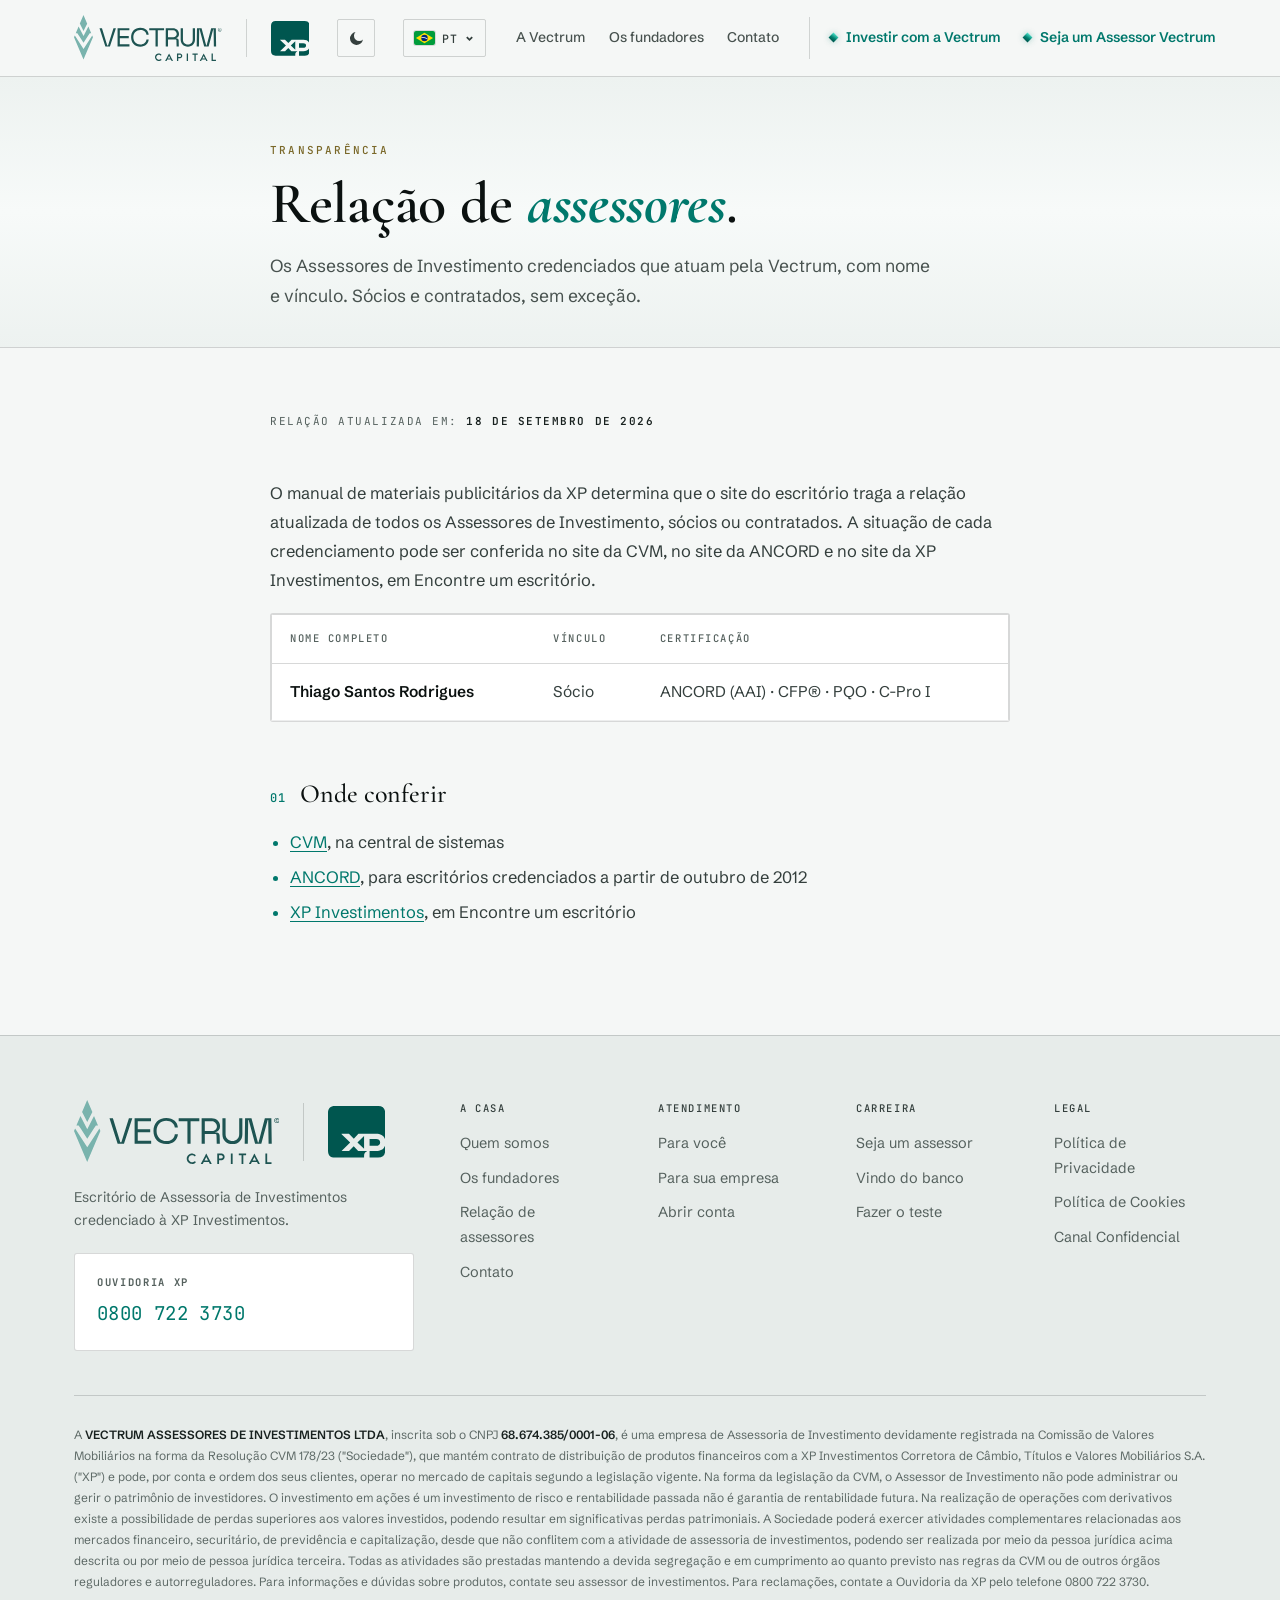
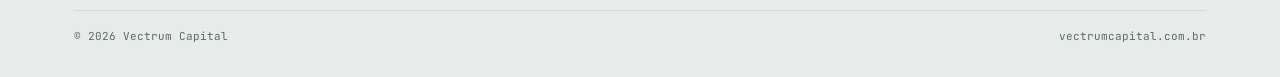
<file: assessores.html>
<!doctype html>
<html lang="pt-BR" data-tema="claro">
<head>
<meta charset="utf-8">
<meta name="viewport" content="width=device-width, initial-scale=1">
<!-- previa interna: fora dos buscadores ate a casa decidir publicar -->
<meta name="robots" content="noindex, nofollow, noarchive">
<meta data-i18n-a="content:kecbaca49" name="description" content="Relação atualizada dos Assessores de Investimento da Vectrum Capital, sócios e contratados.">
<meta name="theme-color" content="#F5F7F6">
<script>/* tema antes da pintura: o site nasce claro; quem escolheu o escuro volta no escuro */try{var tv=localStorage.getItem('vectrum-tema-v2');if(tv==='escuro')document.documentElement.removeAttribute('data-tema');else if(tv==='verde')document.documentElement.setAttribute('data-tema','verde');if((localStorage.getItem('vectrum-idioma')||'pt')!=='pt')document.documentElement.className+=' i18n-carregando'}catch(e){}</script>
<link rel="stylesheet" href="i18n/i18n.css?v=4">
<script src="i18n/i18n.js?v=6" defer></script>
<link rel="icon" type="image/svg+xml" href="favicon.svg?v=2">
<meta data-i18n-a="content:k3b96a969" property="og:title" content="Relação de Assessores · Vectrum">
<meta data-i18n-a="content:kecbaca49" property="og:description" content="Relação atualizada dos Assessores de Investimento da Vectrum Capital, sócios e contratados.">
<meta property="og:type" content="website">
<title data-i18n="k3b96a969">Relação de Assessores · Vectrum</title>
<link rel="preconnect" href="https://fonts.googleapis.com">
<link rel="preconnect" href="https://fonts.gstatic.com" crossorigin>
<link rel="stylesheet" href="https://fonts.googleapis.com/css2?family=Cormorant+Garamond:ital,wght@0,300;0,400;0,500;0,600;0,700;1,500;1,600;1,700&family=Schibsted+Grotesk:wght@400;500;600;700;800&family=JetBrains+Mono:wght@400;500;700&display=swap">

<style>
:root{
  /* texto mais claro e mais legivel que a versao anterior */
  --ink-0:#FFFFFF; --ink-1:#EDEFEE; --ink-2:#C8CCCB; --ink-3:#9AA3A1; --ink-4:#848D8B; --ink-5:#7A8381;

  --green:#00665E; --green-live:#16BFA9; --green-deep:#002420; --green-abyss:#001210; --surface:#00231F;
  --metal:#B8A567; --preto:#121212;
  --up:#16BFA9; --down:#E8685C;

  --bg:#000000; --card:#080A0A; --card-hi:#0E1312;
  --line:rgba(200,204,203,.13); --line-soft:rgba(200,204,203,.06);

  --f-disp:"Fraunces",Georgia,serif;
  --f-ui:"Schibsted Grotesk",system-ui,-apple-system,sans-serif;
  --f-mono:"JetBrains Mono",ui-monospace,Menlo,monospace;
  --f-marca:"Cormorant Garamond",Georgia,serif;

  /* superficies que o tema claro precisa inverter */
  --nav-bg:rgba(0,0,0,.84); --nav-bg-mob:rgba(0,0,0,.98);
  --selo-bg:rgba(0,0,0,.6); --selo-bd:rgba(184,165,103,.3); --selo-tx:rgba(184,165,103,.92);
  --faixa-1:linear-gradient(180deg,#000,#01100E 52%,#000);
  --faixa-2:linear-gradient(180deg,#000,#01100E 50%,#000);
  --faixa-3:radial-gradient(62% 70% at 50% 0%, rgba(0,102,94,.2), transparent 64%),#000;
  --carreira-bg:linear-gradient(180deg,#000,#01100E 40%,#001A17);
  --foco-bg:#0E1312;
  --ticker-bg:#050707; --rodape-bg:#020303; --campo-bg:#0A0D0D;
  --tiras-bg:#060808; --tira-bg:#0C110F; --galeria-bg:#0A0E0D; --hover-suave:rgba(255,255,255,.03);

  --pad:clamp(20px,5vw,64px);
  --nav-h:76px;
  --ease:cubic-bezier(.16,.84,.44,1);
}
/* ====== TEMA CLARO ======
   O site nasce claro (pedido da Victoria, 27/09). O escuro e opcional e entra so quando a pessoa clica.
   Aqui so os tokens mudam: nenhuma regra de layout e reescrita. */
:root[data-tema="claro"]{
  --ink-0:#0B1110; --ink-1:#18211F; --ink-2:#343F3D; --ink-3:#48524F; --ink-4:#55615E; --ink-5:#5E6A67;

  --green:#00564F; --green-live:#00786C; --metal:#7A6829;
  --up:#0B7D6E; --down:#BE4237;

  --bg:#F5F7F6; --card:#FFFFFF; --card-hi:#ECF1EF;
  --line:rgba(11,17,16,.16); --line-soft:rgba(11,17,16,.07);

  --nav-bg:rgba(245,247,246,.86); --nav-bg-mob:rgba(245,247,246,.98);
  --selo-bg:rgba(122,104,41,.09); --selo-bd:rgba(122,104,41,.34); --selo-tx:#6B5A22;
  --faixa-1:linear-gradient(180deg,#EDF2F0,#F7FAF9 52%,#EDF2F0);
  --faixa-2:linear-gradient(180deg,#EDF2F0,#F7FAF9 50%,#EDF2F0);
  --faixa-3:radial-gradient(62% 70% at 50% 0%, rgba(0,102,94,.10), transparent 64%),#F0F4F3;
  --carreira-bg:linear-gradient(180deg,#EDF2F0,#F3F7F6 40%,#E6EFED);
  --foco-bg:#FFFFFF;
  --ticker-bg:#EDF1F0; --rodape-bg:#E7ECEA; --campo-bg:#FFFFFF;
  --tiras-bg:#E9EEEC; --tira-bg:#DDE5E3; --galeria-bg:#E4EBE9; --hover-suave:rgba(11,17,16,.05);
}
/* ====== TEMA VERDE (28/09) ======
   Terceira opção: o verde Aston Martin da marca (#00665E) vira o ambiente.
   Parte do escuro (texto claro) e troca só as superfícies e os acentos. */
:root[data-tema="verde"]{
  --green:#008C80; --green-live:#7FE3D2; --green-deep:#00241F; --green-abyss:#001A17; --surface:#003A34;
  --up:#7FE3D2; --down:#FF9A8F;
  --bg:#00332E; --card:#003D37; --card-hi:#004841;
  --line:rgba(255,255,255,.15); --line-soft:rgba(255,255,255,.07);
  --nav-bg:rgba(0,51,46,.88); --nav-bg-mob:rgba(0,51,46,.98);
  --selo-bg:rgba(0,36,31,.55);
  --faixa-1:linear-gradient(180deg,#00332E,#003E38 52%,#00332E);
  --faixa-2:linear-gradient(180deg,#00332E,#003E38 50%,#00332E);
  --faixa-3:radial-gradient(62% 70% at 50% 0%, rgba(127,227,210,.14), transparent 64%),#00332E;
  --carreira-bg:linear-gradient(180deg,#00332E,#003A34 40%,#00443D);
  --foco-bg:#003D37;
  --ticker-bg:#002C28; --rodape-bg:#002622; --campo-bg:#003A34;
  --tiras-bg:#002E29; --tira-bg:#003D37; --galeria-bg:#003530; --hover-suave:rgba(255,255,255,.05);
}
/* o veu sobre foto continua escuro nos dois temas: ele protege texto branco sobre imagem */
/* rotulo verde sobre foto: a foto continua escura, entao o verde vivo do tema escuro e o que aparece */
:root[data-tema="claro"] .socio .galeria .nome-sobre span,
:root[data-tema="claro"] .faixa-img .frase small{color:#16BFA9}
/* cartoes das faixas: o veu escuro sobre card claro virava cinza sujo, no claro a mesa some no papel */
:root[data-tema="claro"] .fx .arte{opacity:.34;filter:saturate(.5) contrast(1.02)}
:root[data-tema="claro"] .fx:hover .arte{opacity:.5}
:root[data-tema="claro"] .fx .arte::after{background:linear-gradient(178deg, rgba(255,255,255,.05) 0%, rgba(255,255,255,.78) 42%, rgba(255,255,255,.97) 70%, #FFFFFF 100%)}
:root[data-tema="claro"] .fx .brasao{filter:drop-shadow(0 6px 14px rgba(0,36,32,.28)) drop-shadow(0 0 18px rgba(22,191,169,.12))}

*{box-sizing:border-box}
html{scroll-behavior:smooth;scroll-padding-top:calc(var(--nav-h) + 14px)}
body{
  margin:0;background:var(--bg);color:var(--ink-2);
  font-family:var(--f-ui);font-weight:400;font-size:17px;line-height:1.7;
  -webkit-font-smoothing:antialiased;overflow-x:hidden;
}
.wrap{max-width:1260px;margin:0 auto;padding-inline:var(--pad)}
h1,h2,h3,h4{margin:0;text-wrap:balance;color:var(--ink-1)}
p{margin:0}
a{color:inherit}
img{max-width:100%;display:block}

/* tipografia com carater: display Fraunces, corpo grotesca, numeros mono */
h1,h2{font-family:var(--f-disp);font-weight:500;font-variation-settings:"SOFT" 0,"WONK" 0;letter-spacing:-.012em}
h3{font-family:var(--f-ui);font-weight:600;letter-spacing:-.005em}
.num-mono{font-family:var(--f-mono);font-variant-numeric:tabular-nums}

.eyebrow{font-family:var(--f-mono);font-size:11px;font-weight:500;letter-spacing:.2em;text-transform:uppercase;color:var(--green-live);margin:0}
.eyebrow.metal{color:var(--metal)}
.lede{color:var(--ink-3);font-size:17.5px;max-width:60ch;line-height:1.72}
strong{color:var(--ink-1);font-weight:600}

/* marca */
.vsym{fill:currentColor}   /* fill precisa ser herdado: nao atravessa o shadow do <use> */
.xp{fill:currentColor}
.vname{font-family:var(--f-marca);font-weight:300;line-height:1;letter-spacing:.055em;white-space:nowrap}
.vdesc{font-family:var(--f-ui);font-weight:500;letter-spacing:.4em;text-transform:uppercase;padding-left:.4em;white-space:nowrap}

/* lockup com a XP, padrao dos credenciados: fio vertical, alinhado pela altura */
.lockup{display:flex;align-items:center;gap:clamp(14px,1.9vw,24px)}
.lockup .lk-v{display:flex;align-items:center;gap:clamp(12px,1.5vw,19px);color:var(--ink-0)}
.lockup .lk-fio{width:1px;background:var(--line);flex:none}
.lockup .xp{width:auto;flex:none;color:var(--ink-1)}

/* slot */
.slot::after{
  content:attr(data-slot);position:absolute;top:9px;left:9px;z-index:4;
  font-family:var(--f-mono);font-size:8.5px;font-weight:500;letter-spacing:.11em;text-transform:uppercase;
  color:var(--selo-tx);background:var(--selo-bg);border:1px solid var(--selo-bd);
  padding:3px 7px;border-radius:2px;pointer-events:none;
}
.foto-vazia{background:radial-gradient(70% 90% at 30% 10%, rgba(22,191,169,.10), transparent 62%),linear-gradient(160deg,#0E1413,#060909);position:relative;overflow:hidden}

/* ================= NAV ================= */
.nav{position:sticky;top:0;z-index:70;background:var(--nav-bg);backdrop-filter:blur(18px);border-bottom:1px solid var(--line)}
.nav-in{display:flex;align-items:center;gap:clamp(12px,2.2vw,34px);height:var(--nav-h)}
.nav-marca{text-decoration:none;flex:none}
.nav-marca .vsym{height:40px}
.nav-marca .vname{font-size:27px;letter-spacing:.07em}
.nav-marca .vdesc{font-size:6.5px;letter-spacing:.46em;padding-left:.46em;margin-top:5px;color:var(--ink-4)}
.nav-marca .lk-fio{height:38px}
.nav-marca .xp{height:35px}
.nav-links{display:flex;align-items:center;gap:clamp(9px,1.5vw,24px);margin-left:auto}
.nav-links a{
  font-size:14px;font-weight:500;color:var(--ink-3);text-decoration:none;
  padding:9px 2px;position:relative;transition:color .22s;white-space:nowrap;
}
.nav-links a::after{content:"";position:absolute;left:0;right:100%;bottom:4px;height:1px;background:var(--green-live);transition:right .32s var(--ease)}
.nav-links a:hover{color:var(--ink-0)}
.nav-links a:hover::after{right:0}
.nav-links a.destaque{color:var(--green-live);font-weight:600}
.nav-cta{
  flex:none;background:var(--green);color:#fff;text-decoration:none;font-family:var(--f-ui);
  font-size:13.5px;font-weight:600;padding:12px 22px;border-radius:2px;
  transition:background .24s,transform .24s,box-shadow .24s;white-space:nowrap;
}
.nav-cta:hover{background:#007D72;transform:translateY(-1px);box-shadow:0 8px 22px -8px rgba(0,102,94,.8)}
.nav-tema{background:none;border:1px solid var(--line);border-radius:2px;color:var(--ink-2);
  width:38px;height:38px;flex:none;cursor:pointer;display:grid;place-items:center;
  transition:border-color .25s var(--ease),color .25s var(--ease)}
.nav-tema:hover{border-color:var(--green-live);color:var(--ink-0)}
.nav-tema svg{width:17px;height:17px;fill:currentColor}
/* o ícone mostra o PRÓXIMO tema: claro → escuro (lua) → verde (bolinha verde) → claro (sol) */
.nav-tema .t-lua,.nav-tema .t-sol{display:none}
:root[data-tema="claro"] .nav-tema .t-lua{display:block}
:root[data-tema="claro"] .nav-tema .t-verde{display:none}
:root[data-tema="verde"] .nav-tema .t-sol{display:block}
:root[data-tema="verde"] .nav-tema .t-verde{display:none}
.nav-burger{display:none;margin-left:auto;background:none;border:1px solid var(--line);border-radius:2px;color:var(--ink-1);padding:9px 13px;cursor:pointer;font-family:var(--f-ui);font-size:13px;font-weight:500}
@media(max-width:1060px){
  .nav-links{display:none;position:absolute;top:var(--nav-h);left:0;right:0;background:var(--nav-bg-mob);border-bottom:1px solid var(--line);flex-direction:column;align-items:flex-start;gap:0;padding:8px var(--pad) 18px;margin:0}
  .nav-links.aberto{display:flex}
  .nav-links a{width:100%;padding:14px 0;border-bottom:1px solid var(--line-soft)}
  .nav-burger{display:block}.nav-cta{display:none}
}

/* ================= HERO ================= */
.hero{position:relative;padding-block:clamp(52px,8vw,96px) clamp(44px,6vw,78px);overflow:hidden}
.hero-fundo{position:absolute;inset:0;z-index:0;
  background:radial-gradient(56% 60% at 74% 16%, rgba(0,102,94,.32), transparent 62%),
             radial-gradient(46% 50% at 12% 86%, rgba(22,191,169,.10), transparent 60%),
             var(--faixa-1)}
.hero-grade{position:absolute;inset:0;z-index:0;opacity:.55;
  background-image:linear-gradient(rgba(255,255,255,.022) 1px,transparent 1px),linear-gradient(90deg,rgba(255,255,255,.022) 1px,transparent 1px);
  background-size:68px 68px;mask-image:radial-gradient(70% 70% at 50% 40%,#000,transparent)}
.hero-in{position:relative;z-index:1;display:grid;grid-template-columns:minmax(0,1.04fr) minmax(0,.96fr);gap:clamp(30px,4.6vw,64px);align-items:center}
@media(max-width:940px){.hero-in{grid-template-columns:1fr}}
.hero h1{font-size:clamp(40px,6.2vw,76px);line-height:1.04;margin-block:20px 22px;color:var(--ink-0);font-weight:500}
.hero h1 em{font-style:italic;color:var(--green-live);font-weight:500}
.hero .sub{color:var(--ink-2);font-size:clamp(16px,1.5vw,18.5px);max-width:50ch;line-height:1.7}
.hero-botoes{display:flex;flex-wrap:wrap;gap:13px;margin-top:32px}
.btn{
  display:inline-flex;align-items:center;justify-content:center;gap:9px;text-decoration:none;border:0;cursor:pointer;
  font-family:var(--f-ui);font-size:14.5px;font-weight:600;
  padding:15px 28px;border-radius:2px;position:relative;overflow:hidden;
  transition:background .24s,transform .24s,border-color .24s,color .24s,box-shadow .24s;
}
.btn-1{background:var(--green);color:#fff}
.btn-1:hover{background:#007D72;transform:translateY(-2px);box-shadow:0 12px 30px -10px rgba(0,102,94,.9)}
.btn-2{background:transparent;color:var(--ink-1);border:1px solid rgba(200,204,203,.3)}
.btn-2:hover{border-color:var(--green-live);color:var(--green-live);transform:translateY(-2px);background:rgba(22,191,169,.06)}
.btn:focus-visible{outline:2px solid var(--green-live);outline-offset:3px}

.hero-visual{position:relative;aspect-ratio:4/5;border:1px solid var(--line);border-radius:3px;overflow:hidden}
.hero-visual img,.hero-visual video{width:100%;height:100%;object-fit:cover;display:block;transform:scale(1.02);transition:transform 1.1s var(--ease)}
.hero-visual:hover img,.hero-visual:hover video{transform:scale(1.06)}
.hero-visual::after{content:"";position:absolute;inset:0;background:linear-gradient(180deg,rgba(0,0,0,.18) 0%,rgba(0,0,0,0) 34%,rgba(0,0,0,.62) 100%);pointer-events:none}
.hero-visual .legenda{position:absolute;left:0;right:0;bottom:0;z-index:2;padding:20px 22px;font-family:var(--f-mono);font-size:10.5px;letter-spacing:.14em;text-transform:uppercase;color:rgba(255,255,255,.72)}
@media(max-width:940px){.hero-visual{aspect-ratio:16/10}}

/* ================= NUMEROS ================= */
.numeros{display:grid;grid-template-columns:repeat(auto-fit,minmax(172px,1fr));gap:1px;background:var(--line-soft);border-block:1px solid var(--line)}
.num{background:var(--card);padding:clamp(24px,3vw,36px) clamp(18px,2vw,28px);display:flex;flex-direction:column;gap:7px;position:relative;transition:background .35s}
.num::before{content:"";position:absolute;inset:0;background:radial-gradient(70% 100% at 50% 0%, rgba(22,191,169,.10), transparent 70%);opacity:0;transition:opacity .4s}
.num:hover{background:var(--card-hi)}
.num:hover::before{opacity:1}
.num b{font-family:var(--f-mono);font-weight:700;font-size:clamp(28px,3.6vw,42px);line-height:1;color:var(--ink-0);letter-spacing:-.02em;position:relative}
.num span{font-family:var(--f-mono);font-size:10.5px;letter-spacing:.16em;text-transform:uppercase;color:var(--ink-4);position:relative}

/* ================= SECOES ================= */
.sec{padding-block:clamp(60px,8vw,110px);position:relative}
.sec-linha{border-top:1px solid var(--line)}
.sec-head{max-width:60ch;margin-bottom:clamp(30px,4vw,52px)}
.sec-head h2{font-size:clamp(31px,4.4vw,52px);line-height:1.1;margin-block:14px 17px;color:var(--ink-0);font-weight:500}
.sec-head h2 em{font-style:italic;color:var(--green-live)}
.faixa-escura{background:var(--faixa-2)}
.faixa-verde{background:var(--faixa-3)}

/* ============ BLOCO VIVO: base de todo card ============ */
.vivo{
  position:relative;background:var(--card);border:1px solid var(--line);border-radius:3px;
  overflow:hidden;isolation:isolate;
  transition:transform .42s var(--ease),border-color .42s,background .42s,box-shadow .42s;
}
.vivo::before{ /* luz que segue o ponteiro */
  content:"";position:absolute;inset:-1px;z-index:0;pointer-events:none;opacity:0;
  background:radial-gradient(320px circle at var(--mx,50%) var(--my,0%), rgba(22,191,169,.16), transparent 62%);
  transition:opacity .45s;
}
.vivo::after{ /* filete superior que cresce */
  content:"";position:absolute;top:0;left:0;height:2px;width:0;z-index:2;
  background:linear-gradient(90deg,var(--green-live),rgba(22,191,169,0));
  transition:width .55s var(--ease);
}
.vivo:hover{transform:translateY(-5px);border-color:rgba(22,191,169,.34);background:var(--card-hi);box-shadow:0 22px 44px -26px rgba(0,0,0,.95)}
.vivo:hover::before{opacity:1}
.vivo:hover::after{width:100%}
.vivo > *{position:relative;z-index:1}

/* ================= DIFERENCIAIS ================= */
.grade-6{display:grid;grid-template-columns:repeat(auto-fit,minmax(288px,1fr));gap:clamp(14px,1.7vw,20px)}
.dcard{padding:clamp(24px,2.7vw,32px);display:flex;flex-direction:column;gap:13px}
.dcard .ico{width:30px;height:30px;color:var(--green-live);transition:transform .45s var(--ease),color .3s}
.dcard:hover .ico{transform:translateY(-2px) scale(1.08)}
.dcard .ico svg{width:100%;height:100%;fill:none;stroke:currentColor;stroke-width:1.4;stroke-linecap:round;stroke-linejoin:round}
.dcard h3{font-size:18px;color:var(--ink-0)}
.dcard p{font-size:15.5px;line-height:1.66;color:var(--ink-2)}
.dcard .grifo{color:var(--green-live);font-weight:600}

/* ================= FAIXAS ================= */
.faixas{display:grid;grid-template-columns:repeat(auto-fit,minmax(250px,1fr));gap:clamp(12px,1.5vw,16px)}
.fx{padding:clamp(30px,3.4vw,44px);display:flex;flex-direction:column;gap:11px;position:relative;overflow:hidden;min-height:clamp(260px,26vw,330px);justify-content:flex-end}
/* arte de fundo: malha geométrica que ganha densidade conforme o nível sobe */
.fx .arte{
  position:absolute;inset:0;z-index:0;pointer-events:none;
  background-size:cover;background-position:center;
  opacity:.50;filter:saturate(.62) contrast(1.06);
  transition:opacity .7s var(--ease),transform 1.5s var(--ease),filter .7s;
  transform:scale(1.05);
}
/* o véu mantém o texto legível e deixa a mesa aparecer só no topo do card */
.fx .arte::after{
  content:"";position:absolute;inset:0;
  background:linear-gradient(178deg, rgba(0,0,0,.18) 0%, rgba(4,10,9,.72) 46%, rgba(4,10,9,.96) 78%, #040A09 100%);
}
.fx:hover .arte{opacity:.78;transform:scale(1.1);filter:saturate(.85) contrast(1.1)}
.fx > *:not(.arte){position:relative;z-index:1}
/* selo sólido: massa de metal, não contorno */
.fx .brasao{width:78px;height:78px;margin-bottom:16px;display:block;position:relative;
  filter:drop-shadow(0 6px 16px rgba(0,0,0,.95)) drop-shadow(0 0 22px rgba(22,191,169,.18))}
.fx .brasao svg{width:100%;height:100%;overflow:visible;transition:transform .55s var(--ease)}
.fx .brasao .corpo{fill:url(#metal);transition:fill .5s}
.fx .brasao .chapa{fill:url(#chapa)}
.fx .brasao .aro{fill:none;stroke:rgba(255,255,255,.34);stroke-width:1.1}
.fx .brasao .vinco{fill:none;stroke:rgba(0,0,0,.42);stroke-width:1.4}
.fx .brasao .cravo{fill:#0B1413}
.fx .brasao .lasca{fill:rgba(255,255,255,.20)}
.fx .brasao .numeral{
  font-family:var(--f-mono);font-size:15px;font-weight:700;letter-spacing:.04em;
  fill:#04100E;text-anchor:middle;
}
.fx:hover .brasao svg{transform:scale(1.07) rotate(-4deg)}
.fx:hover .brasao .corpo{fill:url(#metal-hi)}
.fx .valor{font-family:var(--f-mono);font-size:11.5px;letter-spacing:.13em;text-transform:uppercase;color:var(--green-live);font-weight:500}
.fx .nivel{font-family:var(--f-disp);font-size:29px;color:var(--ink-0);font-weight:500;line-height:1.1}
.fx ul{list-style:none;margin:10px 0 0;padding:0;display:flex;flex-direction:column;gap:9px}
.fx li{font-size:15px;color:var(--ink-2);padding-left:18px;position:relative;line-height:1.55}
.carreira .sub-titulo{font-family:var(--f-disp);font-size:clamp(21px,2.6vw,31px);line-height:1.2;color:var(--ink-2);font-weight:400;margin:-4px 0 18px}
.carreira .sub-titulo em{font-style:italic;color:var(--green-live)}
.fx li::before{content:"";position:absolute;left:0;top:9px;width:6px;height:6px;background:var(--green-live);transform:rotate(45deg);transition:transform .4s var(--ease)}
.fx:hover li::before{transform:rotate(135deg)}

/* ================= FUNDADORES ================= */
.socios{display:grid;grid-template-columns:repeat(auto-fit,minmax(310px,1fr));gap:clamp(16px,2vw,24px)}
.socio{display:flex;flex-direction:column}
.socio .galeria{position:relative;aspect-ratio:4/5;overflow:hidden;background:var(--galeria-bg)}
.socio .galeria img{position:absolute;inset:0;width:100%;height:100%;object-fit:cover;opacity:0;transform:scale(1.06);transition:opacity .72s var(--ease),transform 1.3s var(--ease)}
.socio .galeria img.ativa{opacity:1;transform:scale(1)}
.socio .galeria .veu{position:absolute;inset:0;background:linear-gradient(180deg,rgba(0,0,0,.05) 0%,rgba(0,0,0,0) 40%,rgba(0,0,0,.82) 100%);z-index:2;pointer-events:none}
.socio .galeria .contador{position:absolute;top:12px;right:13px;z-index:3;font-family:var(--f-mono);font-size:10px;letter-spacing:.1em;color:rgba(255,255,255,.72);background:rgba(0,0,0,.45);border:1px solid rgba(255,255,255,.14);padding:3px 8px;border-radius:2px}
.socio .galeria .nome-sobre{position:absolute;left:0;right:0;bottom:0;z-index:3;padding:0 20px 16px;display:flex;flex-direction:column;gap:3px}
.socio .galeria .nome-sobre b{font-family:var(--f-disp);font-size:30px;font-weight:500;color:#fff;line-height:1.05}
.socio .galeria .nome-sobre span{font-family:var(--f-mono);font-size:10px;letter-spacing:.16em;text-transform:uppercase;color:var(--green-live)}

/* miniaturas: a selecionada se destaca */
.tiras{display:flex;gap:7px;padding:12px 14px;background:var(--tiras-bg);border-bottom:1px solid var(--line-soft);overflow-x:auto;scrollbar-width:none}
.tiras::-webkit-scrollbar{display:none}
.tira{
  flex:0 0 auto;width:46px;height:46px;border-radius:2px;overflow:hidden;cursor:pointer;position:relative;
  border:1px solid var(--line);background:var(--tira-bg);padding:0;
  opacity:.48;filter:grayscale(.55);
  transition:opacity .35s,filter .35s,transform .35s var(--ease),border-color .35s,width .35s var(--ease),height .35s var(--ease);
}
.tira img{width:100%;height:100%;object-fit:cover}
.tira:hover{opacity:.85;filter:grayscale(.15);transform:translateY(-2px)}
.tira[aria-selected="true"]{opacity:1;filter:none;border-color:var(--green-live);width:58px;height:58px;box-shadow:0 0 0 1px rgba(22,191,169,.45),0 8px 20px -10px rgba(22,191,169,.7)}
.tira.vazia{display:grid;place-items:center}
.tira.vazia span{font-family:var(--f-mono);font-size:15px;color:var(--ink-5)}
.tira:focus-visible{outline:2px solid var(--green-live);outline-offset:2px}

.socio .corpo{padding:clamp(20px,2.3vw,26px);display:flex;flex-direction:column;gap:14px;flex:1}
.socio .bio{font-size:15px;line-height:1.65;color:var(--ink-2)}
.socio .skills{display:flex;flex-wrap:wrap;gap:6px}
.socio .skills span{font-family:var(--f-mono);font-size:10px;letter-spacing:.07em;text-transform:uppercase;color:var(--ink-2);border:1px solid var(--line);border-radius:2px;padding:5px 9px;transition:border-color .3s,color .3s,background .3s}
.socio:hover .skills span{border-color:rgba(22,191,169,.24)}
.socio .trilha{margin-top:auto;padding-top:15px;border-top:1px solid var(--line-soft);display:flex;flex-direction:column;gap:7px}
.socio .trilha i{font-style:normal;font-size:13.5px;color:var(--ink-4);display:flex;gap:12px}
.socio .trilha i b{font-family:var(--f-mono);color:var(--ink-2);font-weight:500;font-size:11px;letter-spacing:.08em;text-transform:uppercase;min-width:82px;padding-top:2px}

/* ================= CLASSES ================= */
.classes{display:grid;grid-template-columns:repeat(auto-fit,minmax(186px,1fr));gap:clamp(10px,1.2vw,14px)}
.cl{padding:22px 20px 24px;display:flex;flex-direction:column;gap:7px}
.cl b{font-size:15.5px;font-weight:600;color:var(--ink-1)}
.cl span{font-size:13px;color:var(--ink-4);line-height:1.5}

/* insígnias: desenhadas com o vocabulário da marca — ângulos, losangos e retas */
.insignia{
  width:38px;height:38px;margin-bottom:9px;position:relative;
  display:grid;place-items:center;flex:none;
}
.insignia::before{ /* moldura em losango, o motivo da casa */
  content:"";position:absolute;inset:2px;border:1px solid var(--line);
  transform:rotate(45deg);border-radius:2px;
  transition:border-color .45s var(--ease),transform .55s var(--ease),background .45s;
}
.cl:hover .insignia::before,.fx:hover .insignia::before{
  border-color:rgba(22,191,169,.42);transform:rotate(90deg);
  background:radial-gradient(60% 60% at 50% 50%, rgba(22,191,169,.10), transparent 70%);
}
.insignia svg{
  position:relative;width:19px;height:19px;
  fill:none;stroke:var(--green-live);stroke-width:1.5;
  stroke-linecap:round;stroke-linejoin:round;
  transition:transform .45s var(--ease),stroke .3s;
}
.cl:hover .insignia svg,.fx:hover .insignia svg{transform:scale(1.12)}
.insignia svg .cheio{fill:var(--green-live);stroke:none}

/* ================= CARREIRA ================= */
.carreira{background:var(--carreira-bg)}
.verdade{display:grid;grid-template-columns:repeat(auto-fit,minmax(255px,1fr));gap:clamp(12px,1.5vw,16px)}
.vd{padding:clamp(22px,2.5vw,28px);display:flex;flex-direction:column;gap:9px}
.vd .fase{font-family:var(--f-mono);font-size:10.5px;letter-spacing:.16em;text-transform:uppercase;color:var(--metal);font-weight:500}
.vd b{font-family:var(--f-disp);font-size:26px;font-weight:500;color:var(--ink-0);line-height:1.12}
.vd p{font-size:14.5px;color:var(--ink-2);line-height:1.62}
.vd .barra{height:3px;background:rgba(200,204,203,.1);border-radius:2px;overflow:hidden;margin-top:4px}
.vd .barra i{display:block;height:100%;background:linear-gradient(90deg,var(--green),var(--green-live));width:0;transition:width 1.1s var(--ease)}
.vd.revela .barra i,.vd:hover .barra i{width:var(--w,25%)}

.tab-rolagem{overflow-x:auto;border:1px solid var(--line);border-radius:3px;background:var(--card)}
.comparativo{width:100%;border-collapse:collapse;font-size:15px;min-width:560px}
.comparativo th,.comparativo td{padding:15px 18px;text-align:left;border-bottom:1px solid var(--line-soft)}
.comparativo thead th{font-family:var(--f-mono);font-size:10.5px;letter-spacing:.15em;text-transform:uppercase;color:var(--ink-4);font-weight:500;border-bottom:1px solid var(--line)}
.comparativo tbody th{font-weight:400;color:var(--ink-3);font-size:14.5px}
.comparativo tbody tr{transition:background .3s}
.comparativo tbody tr:hover{background:rgba(22,191,169,.04)}
.comparativo .assessor{color:var(--ink-0);font-weight:500}
.comparativo .banco{color:var(--ink-4)}
.comparativo tr.destaque td,.comparativo tr.destaque th{background:rgba(22,191,169,.07)}
.comparativo tr.destaque .assessor{color:var(--green-live);font-weight:600}

.quiz-chamada{
  margin-top:clamp(28px,3.4vw,44px);border:1px solid rgba(22,191,169,.32);border-radius:3px;
  background:radial-gradient(70% 150% at 10% 0%, rgba(0,102,94,.28), transparent 68%),var(--card);
  padding:clamp(26px,3.4vw,46px);
  display:flex;flex-wrap:wrap;gap:clamp(20px,3vw,40px);align-items:center;justify-content:space-between;
  position:relative;overflow:hidden;
}
.quiz-chamada .txt{flex:1 1 320px;display:flex;flex-direction:column;gap:12px}
.quiz-chamada h3{font-family:var(--f-disp);font-size:clamp(26px,3.2vw,38px);font-weight:500;color:var(--ink-0);line-height:1.12}
.quiz-chamada p{font-size:15.5px;color:var(--ink-2);max-width:46ch}
.quiz-passos{display:flex;flex-wrap:wrap;gap:7px;margin-top:5px}
.quiz-passos span{font-family:var(--f-mono);font-size:10px;letter-spacing:.08em;text-transform:uppercase;color:var(--ink-3);border:1px solid var(--line);border-radius:2px;padding:6px 10px;transition:border-color .3s,color .3s}
.quiz-chamada:hover .quiz-passos span{border-color:rgba(22,191,169,.3);color:var(--ink-2)}

/* ================= MIDIA ================= */
.midia{display:grid;grid-template-columns:repeat(auto-fit,minmax(258px,1fr));gap:clamp(14px,1.7vw,20px)}
.mcard{display:flex;flex-direction:column}
.mcard .capa{aspect-ratio:16/10;position:relative;overflow:hidden}
.mcard .capa img{width:100%;height:100%;object-fit:cover;transform:scale(1.02);transition:transform 1.1s var(--ease),filter .5s}
.mcard:hover .capa img{transform:scale(1.07)}
.mcard .capa::after{content:"";position:absolute;inset:0;background:linear-gradient(180deg,rgba(0,0,0,.25),rgba(0,0,0,.55));pointer-events:none}
/* tarja de exemplo: sai quando entrar materia real */
.mcard .tarja{
  position:absolute;top:10px;left:10px;z-index:3;
  font-family:var(--f-mono);font-size:9px;font-weight:500;letter-spacing:.16em;text-transform:uppercase;
  color:var(--selo-tx);background:var(--selo-bg);border:1px solid var(--selo-bd);
  padding:4px 8px;border-radius:2px;
}
.mcard .txt{padding:19px 21px 23px;display:flex;flex-direction:column;gap:10px;flex:1}
.mcard .txt p{font-size:15px;color:var(--ink-2);line-height:1.5}
.mcard .veic{margin-top:auto;padding-top:13px;border-top:1px solid var(--line-soft);font-family:var(--f-mono);font-size:10.5px;letter-spacing:.12em;text-transform:uppercase;color:var(--ink-4)}

/* ================= MAPA ================= */
.mapa-bloco{display:grid;grid-template-columns:minmax(0,.85fr) minmax(0,1.15fr);gap:clamp(28px,4vw,60px);align-items:center}
@media(max-width:900px){.mapa-bloco{grid-template-columns:1fr}}
.mapa-caixa{position:relative;display:grid;place-items:center;padding:clamp(14px,2vw,26px)}
.mapa-svg{width:100%;max-width:420px;height:auto;overflow:visible}
.mapa-svg .pais{fill:#0B1110;stroke:rgba(200,204,203,.22);stroke-width:1.2;stroke-linejoin:round}
.mapa-svg .sp{fill:var(--green);stroke:var(--green-live);stroke-width:1.4;opacity:0;animation:acende 1s var(--ease) .35s forwards}
@keyframes acende{to{opacity:1}}
.mapa-svg .pulso{fill:none;stroke:var(--green-live);stroke-width:1.5;transform-origin:268px 322px;animation:pulsar 2.9s ease-out infinite}
@keyframes pulsar{0%{r:7;opacity:.85}70%{r:30;opacity:0}100%{r:30;opacity:0}}
.mapa-svg .ponto{fill:var(--green-live)}
.mapa-svg .risca{stroke:var(--green-live);stroke-width:1;stroke-dasharray:3 3}
.mapa-svg .rotulo{font-family:var(--f-mono);font-size:12px;letter-spacing:.14em;text-transform:uppercase;fill:var(--green-live)}
.mapa-svg .rotulo-sub{font-family:var(--f-mono);font-size:9px;letter-spacing:.1em;fill:var(--ink-4)}
.mapa-legenda{display:flex;flex-direction:column;gap:14px}
.praca{padding:clamp(20px,2.3vw,26px);display:flex;align-items:flex-start;gap:16px}
.praca .marcador{width:10px;height:10px;border-radius:50%;background:var(--green-live);margin-top:7px;flex:none;box-shadow:0 0 0 4px rgba(22,191,169,.15)}
.praca.futura .marcador{background:transparent;border:1px solid var(--ink-4);box-shadow:none}
.praca .txt{display:flex;flex-direction:column;gap:5px}
.praca b{font-family:var(--f-disp);font-size:24px;font-weight:500;color:var(--ink-0)}
.praca span{font-size:14.5px;color:var(--ink-3);line-height:1.55}
.praca .marca-tempo{font-family:var(--f-mono);font-size:10px;letter-spacing:.14em;text-transform:uppercase;color:var(--metal)}

/* ================= FORM ================= */
.mel{position:absolute;left:-9999px;width:1px;height:1px;overflow:hidden}
.form-bloco{display:grid;grid-template-columns:minmax(0,.92fr) minmax(0,1.08fr);gap:clamp(30px,4vw,64px);align-items:start}
@media(max-width:880px){.form-bloco{grid-template-columns:1fr}}
form{display:flex;flex-direction:column;gap:15px}
.campo{display:flex;flex-direction:column;gap:7px}
.campo label{font-family:var(--f-mono);font-size:10.5px;letter-spacing:.13em;text-transform:uppercase;color:var(--ink-4);font-weight:500}
.campo input,.campo select{
  font-family:var(--f-ui);font-size:15.5px;font-weight:400;color:var(--ink-1);
  background:var(--campo-bg);border:1px solid var(--line);border-radius:2px;padding:14px 15px;
  transition:border-color .25s,background .25s,box-shadow .25s;
}
.campo input::placeholder{color:var(--ink-5)}
.campo input:focus,.campo select:focus{outline:none;border-color:var(--green-live);background:var(--foco-bg);box-shadow:0 0 0 3px rgba(22,191,169,.1)}
.campo-2{display:grid;grid-template-columns:1fr 1fr;gap:15px}
@media(max-width:540px){.campo-2{grid-template-columns:1fr}}
.lgpd{display:flex;gap:12px;align-items:flex-start;font-size:13.5px;color:var(--ink-4);line-height:1.55;margin-top:5px}
.lgpd input{margin-top:3px;accent-color:var(--green);flex:none;width:16px;height:16px}
.lgpd a{color:var(--ink-2)}
.ouvidoria{margin-top:28px;padding:20px 22px;border:1px solid var(--line);border-radius:3px;background:var(--card)}
.ouvidoria b{display:block;font-family:var(--f-mono);font-size:10.5px;letter-spacing:.16em;text-transform:uppercase;color:var(--ink-4);margin-bottom:6px}
.ouvidoria span{font-family:var(--f-mono);font-size:19px;color:var(--green-live);letter-spacing:.02em}

/* ================= TICKER ================= */
.ticker{border-top:1px solid var(--line);background:var(--ticker-bg);overflow:hidden}
.ticker-topo{display:flex;align-items:center;gap:13px;flex-wrap:wrap;padding:12px 0 0}
.ticker-abas{display:flex;border:1px solid var(--line);border-radius:2px;overflow:hidden}
.ticker-abas button{
  appearance:none;border:0;background:transparent;cursor:pointer;font-family:var(--f-mono);
  font-size:10.5px;font-weight:500;letter-spacing:.12em;text-transform:uppercase;color:var(--ink-4);
  padding:8px 14px;border-right:1px solid var(--line-soft);transition:background .25s,color .25s;
}
.ticker-abas button:last-child{border-right:0}
.ticker-abas button:hover{color:var(--ink-1);background:var(--hover-suave)}
.ticker-abas button[aria-pressed="true"]{background:var(--green);color:#fff}
.ticker-abas button:focus-visible{outline:2px solid var(--green-live);outline-offset:-2px}
.ticker-nota{font-family:var(--f-mono);font-size:9.5px;letter-spacing:.1em;text-transform:uppercase;color:var(--ink-5)}
.esteira{position:relative;overflow:hidden;padding:14px 0 16px;mask-image:linear-gradient(90deg,transparent,#000 5%,#000 95%,transparent)}
.esteira-linha{display:flex;width:max-content;animation:correr 48s linear infinite;transition:opacity .2s}
.esteira:hover .esteira-linha{animation-play-state:paused}
@keyframes correr{from{transform:translateX(0)}to{transform:translateX(-50%)}}
.tk{display:flex;align-items:center;gap:10px;padding:0 26px;border-right:1px solid var(--line-soft);white-space:nowrap}
.tk .marca{
  width:22px;height:22px;min-width:22px;max-width:22px;min-height:22px;max-height:22px;
  padding:0;margin:0;flex:0 0 22px;display:grid;place-items:center;border-radius:50%;
  background:rgba(255,255,255,.05);border:1px solid var(--line-soft);overflow:hidden;
}
.tk .marca svg{width:12px;height:12px;fill:currentColor;stroke:none}
/* prefixo m- para nao colidir com classes de layout (a .fx das faixas de patrimonio) */
.tk .marca.m-btc{color:#F7931A;background:rgba(247,147,26,.1);border-color:rgba(247,147,26,.3)}
.tk .marca.m-eth{color:#9AA0C4;background:rgba(154,160,196,.12);border-color:rgba(154,160,196,.32)}
.tk .marca.m-sol{color:#14F195;background:rgba(20,241,149,.1);border-color:rgba(20,241,149,.28)}
.tk .marca.m-xrp{color:#DEDEDE;background:rgba(222,222,222,.09);border-color:rgba(222,222,222,.26)}
.tk .marca.m-ada{color:#5A96F7;background:rgba(90,150,247,.12);border-color:rgba(90,150,247,.32)}
.tk .marca.m-link{color:#6A9AF5;background:rgba(106,154,245,.12);border-color:rgba(106,154,245,.32)}
.tk .marca.m-idx{color:var(--green-live);background:rgba(22,191,169,.1);border-color:rgba(22,191,169,.28)}
.tk .marca.m-fx{color:var(--metal);background:rgba(184,165,103,.1);border-color:rgba(184,165,103,.3)}
.tk .marca.m-txt{font-family:var(--f-mono);font-size:9.5px;font-weight:700;letter-spacing:-.03em;line-height:1}
.tk .nome{font-family:var(--f-ui);font-size:13px;font-weight:600;color:var(--ink-1)}
.tk .preco{font-family:var(--f-mono);font-size:13px;color:var(--ink-2)}
.tk .var{font-family:var(--f-mono);font-size:12px;display:flex;align-items:center;gap:4px}
.tk .var.sobe{color:var(--up)} .tk .var.cai{color:var(--down)}
.tk .var svg{width:9px;height:9px;fill:currentColor}

/* ================= RODAPE ================= */
.rodape{background:var(--rodape-bg);border-top:1px solid var(--line);padding-block:clamp(44px,5vw,68px) 32px}
.rodape-topo{
  display:grid;
  grid-template-columns:minmax(340px,1.9fr) repeat(4,minmax(128px,1fr));
  gap:clamp(30px,3.6vw,54px);
  padding-bottom:clamp(30px,3.4vw,44px);border-bottom:1px solid var(--line);
}
@media(max-width:1120px){.rodape-topo{grid-template-columns:minmax(300px,1fr) repeat(2,minmax(128px,1fr))}}
@media(max-width:720px){.rodape-topo{grid-template-columns:1fr 1fr}.rodape-marca{grid-column:1 / -1}}
@media(max-width:460px){.rodape-topo{grid-template-columns:1fr}}
.rodape-marca{display:flex;flex-direction:column;gap:22px;min-width:0}
.rodape-topo > *{min-width:0}
.rodape-marca .lockup{flex-wrap:wrap;row-gap:12px}
.rodape-marca .vsym{height:62px}
.rodape-marca .vname{font-size:41px;letter-spacing:.07em}
.rodape-marca .vdesc{font-size:9px;letter-spacing:.5em;padding-left:.5em;margin-top:9px;color:var(--ink-4)}
.rodape-marca .lk-fio{height:58px}
.rodape-marca .xp{height:52px}
.rodape-marca p{font-size:14px;color:var(--ink-4);max-width:40ch;line-height:1.6}
.rodape-col{display:flex;flex-direction:column;gap:10px}
.rodape-col b{font-family:var(--f-mono);font-size:10.5px;letter-spacing:.15em;text-transform:uppercase;color:var(--ink-2);font-weight:500;margin-bottom:3px}
.rodape-col a{font-size:14.5px;color:var(--ink-4);text-decoration:none;transition:color .22s,transform .22s;width:fit-content}
.rodape-col a:hover{color:var(--green-live);transform:translateX(2px)}
.legal{padding-top:28px;display:flex;flex-direction:column;gap:18px}
.legal p{font-size:12px;line-height:1.75;color:var(--ink-5)}
.legal .fim{display:flex;flex-wrap:wrap;gap:14px;justify-content:space-between;align-items:baseline;padding-top:16px;border-top:1px solid var(--line-soft)}
.legal .fim span{font-family:var(--f-mono);font-size:11px;color:var(--ink-5)}

/* ================= FAIXA DE IMAGEM ================= */
.faixa-img{position:relative;height:clamp(230px,34vw,400px);overflow:hidden;border-block:1px solid var(--line)}
.faixa-img img{width:100%;height:100%;object-fit:cover;transform:scale(1.06);transition:transform 1.4s var(--ease)}
.faixa-img:hover img{transform:scale(1.11)}
.faixa-img::after{content:"";position:absolute;inset:0;background:linear-gradient(180deg,rgba(0,0,0,.72) 0%,rgba(0,0,0,.28) 42%,rgba(0,0,0,.86) 100%)}
.faixa-img .frase{
  position:absolute;inset:0;z-index:2;display:grid;place-items:center;text-align:center;
  padding-inline:var(--pad);
}
.faixa-img .frase b{
  font-family:var(--f-disp);font-weight:500;font-style:italic;
  font-size:clamp(23px,3.4vw,42px);line-height:1.2;color:#fff;max-width:22ch;
  text-shadow:0 2px 30px rgba(0,0,0,.8);
}
.faixa-img .frase small{
  display:block;margin-top:14px;font-family:var(--f-mono);font-size:10.5px;
  letter-spacing:.2em;text-transform:uppercase;color:var(--green-live);font-style:normal;
}

/* ================= BLOCO COM IMAGEM LATERAL ================= */
.duo{display:grid;grid-template-columns:minmax(0,1fr) minmax(0,1fr);gap:clamp(24px,3.4vw,54px);align-items:center}
@media(max-width:880px){.duo{grid-template-columns:1fr}}
.duo-img{position:relative;aspect-ratio:4/3;overflow:hidden;border:1px solid var(--line);border-radius:3px}
.duo-img img,.duo-img video{width:100%;height:100%;object-fit:cover;display:block;transform:scale(1.02);transition:transform 1.1s var(--ease)}
.duo-img:hover img,.duo-img:hover video{transform:scale(1.07)}
.duo-img::after{content:"";position:absolute;inset:0;background:linear-gradient(200deg,rgba(0,0,0,0) 40%,rgba(0,0,0,.6) 100%);pointer-events:none}
.duo-img .selo{position:absolute;left:0;bottom:0;z-index:2;padding:18px 20px;font-family:var(--f-mono);font-size:10px;letter-spacing:.16em;text-transform:uppercase;color:rgba(255,255,255,.75)}

/* ================= MAPA (imagem) ================= */
.mapa-caixa{position:relative;padding:0;overflow:hidden;aspect-ratio:1}
.mapa-caixa img{width:100%;height:100%;object-fit:cover;display:block}
.mapa-pin{position:absolute;left:66.5%;top:69%;z-index:3;transform:translate(-50%,-50%);pointer-events:none}
.mapa-pin .anel{position:absolute;left:50%;top:50%;width:18px;height:18px;margin:-9px 0 0 -9px;border:1px solid var(--green-live);border-radius:50%;animation:anelar 2.8s ease-out infinite}
.mapa-pin .anel:nth-child(2){animation-delay:.9s}
@keyframes anelar{0%{transform:scale(.6);opacity:.9}70%{transform:scale(3.6);opacity:0}100%{transform:scale(3.6);opacity:0}}
.mapa-rotulo{position:absolute;left:calc(66.5% + 26px);top:69%;z-index:4;transform:translateY(-50%);display:flex;align-items:center;gap:10px}
.mapa-rotulo .tracinho{width:clamp(18px,3vw,42px);height:1px;background:linear-gradient(90deg,var(--green-live),rgba(22,191,169,.2))}
.mapa-rotulo .txt{display:flex;flex-direction:column;gap:2px}
.mapa-rotulo b{font-family:var(--f-mono);font-size:clamp(11px,1.5vw,14px);letter-spacing:.14em;text-transform:uppercase;color:var(--green-live)}
.mapa-rotulo span{font-family:var(--f-mono);font-size:clamp(8px,1.1vw,10px);letter-spacing:.1em;color:var(--ink-3)}

/* ================= FLOCOS ================= */
/* Poeira luminosa sobre a pagina inteira. Fica acima dos fundos e abaixo da
   navegacao, em modo screen: acende sobre o escuro e some sobre o claro. */
#flocos{
  position:fixed;inset:0;z-index:5;pointer-events:none;
  mix-blend-mode:screen;opacity:.92;
}
@media(prefers-reduced-motion:reduce){#flocos{display:none}}

/* ================= ENTRADA ================= */
.pre{opacity:0;transform:translateY(18px)}
.revela{opacity:1;transform:none;transition:opacity .78s var(--ease),transform .78s var(--ease)}
@media(prefers-reduced-motion:reduce){.pre{opacity:1!important;transform:none!important}*{animation:none!important;transition:none!important}}
</style>

<style id="lapidacao-16-09">
/* ================= LAPIDACAO 16/09 ================= */

/* titulos: Cormorant Garamond (a familia do letreiro). Destaque separa por PESO e por cor */
:root{--f-disp:"Cormorant Garamond",Georgia,serif}
h1,h2{font-weight:600;letter-spacing:-.005em;font-variation-settings:normal}
h1{font-size:clamp(44px,6.2vw,84px)}
.sec-head h2{font-size:clamp(35px,4.9vw,58px);line-height:1.04}
h1 em,h2 em,h3 em,h4 em,.sec-head h2 em{font-weight:700;font-style:italic}
.fx .nivel{font-size:33px;font-weight:600}
.socio .galeria .nome-sobre b{font-size:34px;font-weight:600}
.quiz legend,.quiz-porta h4,.quiz-chamada h3{font-weight:600}
.faixa-img .frase b{font-weight:600}

/* ---------- o lacre: botao da casa, em verde Aston ---------- */
.lacre{
  position:relative;display:inline-flex;align-items:center;justify-content:center;isolation:isolate;overflow:hidden;
  padding:13px 22px;text-decoration:none;white-space:nowrap;cursor:pointer;
  background:linear-gradient(168deg,#23C9B1 0%,#00806F 44%,#00524A 100%);
  border:1px solid #003F39;
  box-shadow:0 10px 26px -8px rgba(0,0,0,.55),inset 0 1px 0 rgba(220,255,248,.45);
  transition:background .5s var(--ease),box-shadow .5s var(--ease),transform .5s var(--ease),border-color .5s;
}
.lacre::before{content:"";position:absolute;inset:4px;z-index:1;pointer-events:none;border:1px solid rgba(220,255,248,.28);transition:border-color .5s}
.lacre::after{content:"";position:absolute;top:0;bottom:0;left:-60%;width:45%;z-index:1;pointer-events:none;
  background:linear-gradient(100deg,transparent,rgba(235,255,250,.7),transparent);transform:skewX(-16deg);opacity:0}
.lacre b{position:relative;z-index:2;font-family:var(--f-ui);font-weight:700;font-size:12px;letter-spacing:.12em;text-transform:uppercase;color:#fff;text-shadow:0 1px 0 rgba(0,40,36,.55)}
.lacre i{position:absolute;z-index:2;width:8px;height:8px;pointer-events:none;border:0 solid rgba(230,255,250,.75);opacity:.8;
  transition:width .5s var(--ease),height .5s var(--ease),opacity .45s}
.lacre i:nth-child(1){top:-1px;left:-1px;border-top-width:2px;border-left-width:2px}
.lacre i:nth-child(2){top:-1px;right:-1px;border-top-width:2px;border-right-width:2px}
.lacre i:nth-child(3){bottom:-1px;left:-1px;border-bottom-width:2px;border-left-width:2px}
.lacre i:nth-child(4){bottom:-1px;right:-1px;border-bottom-width:2px;border-right-width:2px}
.lacre:hover,.lacre:focus-visible{
  background:linear-gradient(168deg,#4FE6CF 0%,#00A08D 44%,#00645A 100%);border-color:#00766A;transform:translateY(-3px);
  box-shadow:0 18px 38px -10px rgba(22,191,169,.55),0 10px 26px -8px rgba(0,0,0,.55),inset 0 1px 0 rgba(235,255,250,.7)}
.lacre:hover::after,.lacre:focus-visible::after{animation:lustro .85s var(--ease)}
.lacre:hover i,.lacre:focus-visible i{width:14px;height:14px;opacity:1}
.lacre:hover::before{border-color:rgba(235,255,250,.5)}
.lacre:active{transform:translateY(-1px) scale(.98)}
.lacre:focus-visible{outline:2px solid var(--green-live);outline-offset:3px}
/* a segunda porta: mesma moldura, metal profundo */
.lacre.profundo{background:linear-gradient(168deg,#0F4A43 0%,#012E29 50%,#001A17 100%);border-color:#0B5C53}
.lacre.profundo b{color:#BFF5EB}
.lacre.profundo:hover,.lacre.profundo:focus-visible{background:linear-gradient(168deg,#16695F 0%,#034139 50%,#00241F 100%);border-color:#16BFA9}
.lacre.grande{padding:17px 28px}
.lacre.grande b{font-size:13px}
@keyframes lustro{0%{left:-60%;opacity:0}20%{opacity:1}100%{left:120%;opacity:0}}

/* nav com as duas portas */

/* nav: as duas portas falam a lingua dos outros links. Destaque pela marca (losango), nao pelo volume */
.nav-portas{display:flex;align-items:center;gap:clamp(16px,1.8vw,28px);flex:none;padding-left:clamp(14px,1.6vw,24px);border-left:1px solid var(--line)}
.porta{position:relative;display:inline-flex;align-items:center;gap:9px;text-decoration:none;white-space:nowrap;
  font-family:var(--f-ui);font-size:14px;font-weight:600;color:var(--green-live);padding:9px 0;transition:color .25s}
.porta::before{content:"";width:7px;height:7px;flex:none;transform:rotate(45deg);
  background:linear-gradient(168deg,#4FE6CF,#00806F 55%,#00524A);box-shadow:0 0 8px rgba(22,191,169,.55);transition:transform .5s var(--ease),box-shadow .4s}
.porta::after{content:"";position:absolute;left:16px;right:100%;bottom:4px;height:1.5px;
  background:linear-gradient(90deg,#00806F,#7FF0DD,#00806F);box-shadow:0 0 8px rgba(31,216,190,.6);transition:right .45s var(--ease)}
.porta:hover,.porta:focus-visible{color:var(--ink-0)}
.porta:hover::before,.porta:focus-visible::before{transform:rotate(225deg);box-shadow:0 0 14px rgba(31,216,190,.9)}
.porta:hover::after,.porta:focus-visible::after{right:0}
.porta[aria-current="page"]::after{right:0}
.porta:focus-visible{outline:2px solid var(--green-live);outline-offset:4px}
:root[data-tema="claro"] .porta::before{box-shadow:0 0 6px rgba(0,120,108,.35)}
.nav-links a.so-mobile{display:none}
@media(max-width:1240px){
  .nav-links{display:none;position:absolute;top:var(--nav-h);left:0;right:0;background:var(--nav-bg-mob);border-bottom:1px solid var(--line);flex-direction:column;align-items:flex-start;gap:0;padding:8px var(--pad) 18px;margin:0}
  .nav-links.aberto{display:flex}
  .nav-links a{width:100%;padding:14px 0;border-bottom:1px solid var(--line-soft)}
  .nav-burger{display:block;margin-left:auto}
}
@media(max-width:760px){
  .nav-portas{display:none}
  .nav-links a.so-mobile{display:block;color:var(--green-live);font-weight:600}
}

/* ---------- a marca acesa: simbolo esmeralda, XP no mesmo verde ---------- */
.lockup .vsym{fill:url(#esmeralda);filter:drop-shadow(0 0 7px rgba(22,191,169,.45));animation:respira 5.5s ease-in-out infinite}
@keyframes respira{0%,100%{filter:drop-shadow(0 0 5px rgba(22,191,169,.32))}50%{filter:drop-shadow(0 0 13px rgba(31,216,190,.62))}}
.lockup .vname{
  background:linear-gradient(100deg,var(--ink-0) 0%,var(--ink-0) 38%,#7FF0DD 50%,var(--ink-0) 62%,var(--ink-0) 100%);
  background-size:260% 100%;background-position:100% 0;-webkit-background-clip:text;background-clip:text;color:transparent;
  transition:background-position 1.1s var(--ease)}
.lockup:hover .vname{background-position:0 0}
.lockup .vdesc{color:var(--green-live)!important}
.lockup .xp{color:#00665E;filter:drop-shadow(0 0 7px rgba(22,191,169,.28))}
:root[data-tema="claro"] .lockup .vsym{fill:#00665E;animation:none;filter:drop-shadow(0 2px 5px rgba(0,86,79,.28))}
:root[data-tema="claro"] .lockup .vname{background-image:linear-gradient(100deg,var(--ink-0) 0%,var(--ink-0) 38%,#00A08D 50%,var(--ink-0) 62%,var(--ink-0) 100%)}
:root[data-tema="claro"] .lockup .xp{color:#00564F;filter:none}
/* ---------- logo oficial (Wendell): simbolo + letreiro num so desenho; cores fixas do arquivo oficial ---------- */
.vlogo{display:block;width:auto;aspect-ratio:6303/1964;--lg-s:#79B3AD;--lg-t:#EEF3F1}
:root[data-tema="claro"] .vlogo{--lg-t:#1E5452}
.lg-s{fill:var(--lg-s)}
.lg-t{fill:var(--lg-t)}
.nav-marca .vlogo{height:clamp(34px,4.2vw,46px)}
.rodape-marca .vlogo{height:clamp(46px,5vw,64px)}
/* no verde, a XP entra na versão branca (monocromática, como a assinatura conjunta pede) */
:root[data-tema="verde"] .lockup .xp{color:#FFFFFF;filter:none}

/* ---------- ticker no topo: uma faixa so, logo abaixo da nav ---------- */
.ticker.topo{border-top:0;border-bottom:1px solid var(--line);display:flex;align-items:center;position:relative;z-index:5}
.ticker.topo .ticker-topo{max-width:none;margin:0;padding:0 14px 0 var(--pad);flex:none;gap:10px}
.ticker.topo .ticker-abas button{padding:6px 10px;font-size:9.5px}
.ticker.topo .ticker-nota{display:none}
.ticker.topo .esteira{flex:1;min-width:0;padding:9px 0}
@media(max-width:760px){
  .ticker.topo{flex-direction:column;align-items:stretch}
  .ticker.topo .ticker-topo{padding:8px var(--pad) 0;overflow-x:auto}
  .ticker.topo .ticker-abas{flex:none}
}
@media (prefers-reduced-motion: reduce){.lockup .vsym{animation:none}.lacre::after{animation:none!important}}

/* peso: as regras de secao travavam 500, aqui o titulo fica firme e o destaque em negrito */
.hero h1{font-weight:600;font-size:clamp(44px,6.6vw,84px)}
.hero h1 em{font-weight:700}
/* titulos com peso escrito direto na tag tambem seguem a regra */
h1,h2{font-weight:600!important}
h1 em,h2 em{font-weight:700!important}
.sec-head h2{font-weight:600}
/* nav: "Para voce" e "Para sua empresa" moram no menu; no desktop a porta Investir cumpre o papel */
@media(min-width:1241px){.nav-links a.so-menu{display:none}}
</style>

<style>
/* ====== PAGINAS LEGAIS ====== */
.doc{max-width:74ch}
.doc .atualizado{font-family:var(--f-mono);font-size:11px;letter-spacing:.14em;text-transform:uppercase;color:var(--ink-4);margin:0 0 clamp(30px,4vw,48px)}
.doc h3{font-family:var(--f-disp);font-weight:500;font-size:clamp(21px,2.3vw,26px);color:var(--ink-0);margin:clamp(34px,4vw,50px) 0 12px;display:flex;gap:14px;align-items:baseline}
.doc h3 .n{font-family:var(--f-mono);font-size:12px;letter-spacing:.1em;color:var(--green-live);flex:none}
.doc p,.doc li{font-size:16.5px;line-height:1.75;color:var(--ink-2)}
.doc p + p{margin-top:12px}
.doc ul{margin:12px 0 0;padding-left:20px}
.doc li{margin-bottom:6px}
.doc li::marker{color:var(--green-live)}
.doc a{color:var(--green-live);text-underline-offset:3px}
/* campo que so a casa pode preencher: aparece entre colchetes, igual ao disclaimer do rodape */
.doc .campo-casa{font-weight:600;color:var(--ink-1)}
.caixa{border:1px solid var(--line);background:var(--card);padding:clamp(20px,2.4vw,28px);margin-top:18px}
.caixa b{display:block;font-family:var(--f-mono);font-size:10.5px;letter-spacing:.16em;text-transform:uppercase;color:var(--ink-4);font-weight:500;margin-bottom:8px}
.caixa span,.caixa a{font-family:var(--f-mono);font-size:clamp(17px,1.8vw,20px);color:var(--green-live)}
.caixa a{font-size:clamp(14px,1.4vw,16px);overflow-wrap:anywhere}
.caixas{display:grid;grid-template-columns:repeat(auto-fit,minmax(240px,1fr));gap:14px;margin-top:18px}
.caixas .caixa{margin-top:0}
.caixa p{font-size:14.5px;margin-top:8px;color:var(--ink-3)}
.tab-rolagem{overflow-x:auto;-webkit-overflow-scrolling:touch;margin-top:18px}
.relacao{width:100%;border-collapse:collapse;min-width:560px;border:1px solid var(--line);background:var(--card)}
.relacao th,.relacao td{text-align:left;padding:15px 18px;border-bottom:1px solid var(--line-soft);font-size:15.5px;color:var(--ink-2)}
.relacao thead th{font-family:var(--f-mono);font-size:10.5px;letter-spacing:.15em;text-transform:uppercase;color:var(--ink-4);font-weight:500;border-bottom:1px solid var(--line)}
.relacao td:first-child{color:var(--ink-0);font-weight:600}
</style>
</head>
<body>
<svg width="0" height="0" style="position:absolute" aria-hidden="true"><defs>
  <symbol id="vlogo" viewBox="0 0 6303 1964"><path class="lg-s" d="M49.351 898.849L407.26 1449.49L765.163 898.849L778.79 877.978L809.981 951.234L404.994 1902.44V1902.46L0 951.234L32.9711 873.776L49.351 898.849Z"/><path class="lg-s" d="M406.796 898.469L614.21 491.42L736.711 779.142H672.324L594.148 898.849L407.26 1186.14L220.359 898.849L142.183 779.142H73.2699L197.411 487.555L406.796 898.469Z"/><path class="lg-s" d="M404.994 0.0140782L563.254 371.741L529.297 438.078L406.796 678.279L284.295 438.078L248.353 367.891L404.994 0V0.0140782Z"/><path class="lg-t" d="M2829.75 548.669C3054.38 548.669 3179.71 681.088 3187.99 841.882H3093.4C3082.76 728.381 2978.72 639.706 2829.75 639.706C2663.04 639.706 2534.17 766.212 2534.17 951.833C2534.17 1136.27 2663.04 1261.6 2829.75 1261.6C2984.63 1261.6 3082.76 1167.01 3093.4 1048.78H3189.17C3174.98 1216.67 3053.2 1352.64 2829.75 1352.64C2595.65 1352.64 2438.4 1190.66 2438.4 951.833C2438.4 709.461 2595.65 548.669 2829.75 548.669Z"/><path class="lg-t" d="M4651.55 1046.42C4651.55 1195.39 4755.59 1261.6 4865.54 1261.6C4966.04 1261.6 5070.08 1195.39 5070.08 1046.42V560.488H5167.03V1047.6C5167.03 1219.03 5055.89 1352.64 4865.54 1352.64C4665.73 1352.64 4554.6 1219.03 4554.6 1047.6V560.488H4651.55V1046.42Z"/><path class="lg-t" d="M1420.23 1299.44H1453.34L1685.06 560.488H1789.11L1533.73 1340.81H1338.65L1089.18 560.488H1194.41L1420.23 1299.44Z"/><path class="lg-t" d="M2363.29 651.531H1956.58V897.449H2338.46V988.485H1956.58V1249.78H2368.02V1340.81H1859.63V560.488H2363.29V651.531Z"/><path class="lg-t" d="M3846.02 651.531H3577.64V1340.81H3480.69V651.531H3212.31V560.488H3846.02V651.531Z"/><path class="lg-t" fill-rule="evenodd" clip-rule="evenodd" d="M4223.15 560.488C4373.31 560.489 4483.26 660.989 4483.26 806.412C4483.26 915.184 4419.41 970.751 4335.47 989.668V997.946C4407.59 997.946 4465.52 1012.13 4469.07 1088.98L4476.17 1340.81H4380.4L4373.31 1088.98C4373.31 1057.06 4362.67 1042.88 4315.37 1042.88H4013.88V1340.81H3916.93V560.488H4223.15ZM4013.88 951.833H4237.34C4321.28 951.833 4386.31 892.721 4386.31 813.508C4386.31 733.111 4318.92 651.531 4237.34 651.531H4013.88V951.833Z"/><path class="lg-t" d="M5643.97 1300.62H5661.71L5856.79 560.488H6056.6L6068.42 1340.81H5971.47L5959.65 610.149H5944.28L5748.02 1340.81H5557.67L5360.22 610.149H5346.03L5334.21 1340.81H5238.44L5250.26 560.488H5446.53L5643.97 1300.62Z"/><path class="lg-t" d="M6224.8 594.353C6237.68 594.353 6248.51 599.673 6255.28 609.409L6256.68 611.345L6243.56 620.475L6242.46 618.602C6239.38 613.281 6233.45 610.557 6224.8 610.557C6211.08 610.558 6204.43 617.21 6204.42 630.935C6204.42 644.662 6211.08 651.319 6224.8 651.32C6233.45 651.32 6239.38 648.596 6242.46 643.274L6243.56 641.339V641.219L6256.68 650.349L6255.35 652.285C6248.57 662.021 6237.68 667.404 6224.8 667.404C6203.34 667.403 6187.74 652.043 6187.74 630.879C6187.74 609.714 6203.34 594.354 6224.8 594.353Z"/><path class="lg-t" fill-rule="evenodd" clip-rule="evenodd" d="M6223.3 553.287C6271.31 553.288 6302.46 588 6302.46 630.815C6302.46 673.631 6271.31 708.343 6223.3 708.344C6175.28 708.344 6144.14 673.631 6144.14 630.815C6144.14 588 6175.28 553.287 6223.3 553.287ZM6223.35 568.892C6187.67 568.893 6161.61 598.946 6161.61 630.815C6161.61 662.685 6187.67 692.744 6223.35 692.745C6259.03 692.745 6285.1 662.685 6285.1 630.815C6285.1 598.946 6259.03 568.892 6223.35 568.892Z"/><path class="lg-t" d="M3559.81 1655.17C3593.17 1642.7 3625.29 1639.74 3656.16 1646.29C3687.03 1652.52 3714.16 1668.27 3737.54 1693.52L3710.88 1737.49C3704.64 1729.38 3697.63 1722.67 3689.83 1717.37C3682.35 1712.07 3674.55 1707.86 3666.45 1704.74C3658.65 1701.32 3651.01 1698.98 3643.53 1697.73C3636.04 1696.17 3629.18 1695.39 3622.95 1695.39C3608.91 1695.39 3595.35 1698.36 3582.25 1704.28C3569.16 1710.2 3557.47 1718.31 3547.18 1728.6C3537.2 1738.89 3529.09 1751.05 3522.86 1765.08C3516.93 1778.8 3513.97 1793.61 3513.97 1809.51C3515.84 1824.17 3520.21 1837.74 3527.07 1850.21C3533.93 1862.37 3542.35 1872.97 3552.32 1882.01C3562.61 1891.05 3573.99 1898.07 3586.46 1903.06C3598.93 1908.05 3611.57 1910.55 3624.35 1910.55C3630.59 1910.55 3637.13 1910.07 3643.99 1909.14C3651.16 1907.89 3658.49 1905.86 3665.98 1903.06C3673.77 1899.94 3681.72 1895.73 3689.83 1890.43C3697.94 1884.82 3706.04 1877.65 3714.15 1868.92L3737.54 1917.09C3717.59 1934.87 3698.56 1947.03 3680.48 1953.58H3681.41C3660.52 1960.75 3640.1 1964.17 3620.14 1963.86C3610.17 1963.24 3599.87 1961.83 3589.27 1959.65C3578.67 1957.47 3568.85 1954.66 3559.81 1951.23C3546.09 1945 3533.14 1937.05 3520.98 1927.38C3509.14 1917.41 3498.54 1906.18 3489.18 1893.71C3480.14 1880.92 3472.96 1866.89 3467.66 1851.61C3462.36 1836.02 3459.72 1819.49 3459.72 1802.03C3459.72 1784.57 3462.21 1768.2 3467.2 1752.92C3472.5 1737.64 3479.67 1723.77 3488.71 1711.3C3497.75 1698.83 3508.36 1687.91 3520.52 1678.55C3532.68 1668.89 3545.77 1661.09 3559.81 1655.17Z"/><path class="lg-t" fill-rule="evenodd" clip-rule="evenodd" d="M4059.44 1640.67C4074.09 1669.04 4088.28 1696.64 4102 1723.45C4116.03 1750.27 4129.91 1776.93 4143.63 1803.43C4157.35 1829.63 4171.06 1855.98 4184.78 1882.48C4198.5 1908.99 4212.7 1936.11 4227.35 1963.86H4168.88L4138.48 1901.66H3982.73L3950.46 1963.86H3890.59C3905.55 1935.8 3920.06 1908.36 3934.09 1881.55C3948.12 1854.73 3962 1828.22 3975.72 1802.03C3989.44 1775.53 4003.15 1749.02 4016.87 1722.52C4030.59 1695.7 4044.78 1668.42 4059.44 1640.67ZM4005.18 1854.89H4113.23L4059.44 1751.52L4005.18 1854.89Z"/><path class="lg-t" fill-rule="evenodd" clip-rule="evenodd" d="M5536.48 1640.67C5551.13 1669.04 5565.33 1696.64 5579.04 1723.45C5593.08 1750.27 5606.95 1776.93 5620.67 1803.43C5634.39 1829.63 5648.11 1855.98 5661.83 1882.48C5675.55 1908.99 5689.74 1936.11 5704.4 1963.86H5645.93L5615.53 1901.66H5459.77L5427.51 1963.86H5367.63C5382.6 1935.8 5397.1 1908.36 5411.13 1881.55C5425.17 1854.73 5439.04 1828.22 5452.76 1802.03C5466.48 1775.53 5480.2 1749.02 5493.92 1722.52C5507.64 1695.7 5521.82 1668.42 5536.48 1640.67ZM5482.23 1854.89H5590.27L5536.48 1751.52L5482.23 1854.89Z"/><path class="lg-t" fill-rule="evenodd" clip-rule="evenodd" d="M4518.39 1641.6C4532.73 1641.6 4546.14 1644.26 4558.61 1649.56C4571.39 1654.86 4582.47 1662.19 4591.82 1671.54C4601.17 1680.9 4608.5 1691.96 4613.8 1704.74C4619.42 1717.22 4622.22 1730.63 4622.22 1744.97C4622.22 1759.32 4619.42 1772.72 4613.8 1785.19C4608.5 1797.67 4601.17 1808.58 4591.82 1817.93C4582.47 1827.29 4571.39 1834.78 4558.61 1840.39C4546.14 1845.69 4532.73 1848.34 4518.39 1848.34H4451.5V1962.46H4396.31V1641.6H4518.39ZM4451.5 1793.15H4518.39C4524.94 1793.15 4531.17 1791.9 4537.1 1789.4C4543.33 1786.91 4548.63 1783.48 4553 1779.11C4557.36 1774.75 4560.8 1769.61 4563.29 1763.68C4566.1 1757.76 4567.5 1751.52 4567.5 1744.97C4567.5 1738.43 4566.1 1732.19 4563.29 1726.26C4560.8 1720.34 4557.36 1715.19 4553 1710.83C4548.63 1706.15 4543.33 1702.57 4537.1 1700.07C4531.17 1697.58 4524.94 1696.33 4518.39 1696.33H4451.5V1793.15Z"/><path class="lg-t" d="M4868.21 1962.46H4813.02V1641.14H4868.21V1962.46Z"/><path class="lg-t" d="M5281.92 1697.26H5196.79V1962.46H5142.07V1697.26H5056.94V1642.08H5281.92V1697.26Z"/><path class="lg-t" d="M5928.49 1907.27H6060.86V1962.46H5873.31V1641.6H5928.49V1907.27Z"/></symbol>
  <symbol id="vsym" viewBox="0 0 40 112"><path fill-rule="evenodd" d="M20 0L40 56L20 112L0 56Z M5.5 43L10 43L20 68L30 43L34.5 43L20 79Z"/></symbol>
  <linearGradient id="esmeralda" x1="0" y1="0" x2="0" y2="1"><stop offset="0%" stop-color="#4FE6CF"/><stop offset="48%" stop-color="#00A08D"/><stop offset="100%" stop-color="#005850"/></linearGradient>
  <linearGradient id="metal" x1="0" y1="0" x2="0" y2="1">
    <stop offset="0%" stop-color="#1FD8BE"/><stop offset="46%" stop-color="#00897C"/><stop offset="100%" stop-color="#004A44"/>
  </linearGradient>
  <linearGradient id="metal-hi" x1="0" y1="0" x2="0" y2="1">
    <stop offset="0%" stop-color="#39EBD2"/><stop offset="46%" stop-color="#00A092"/><stop offset="100%" stop-color="#005850"/>
  </linearGradient>
  <linearGradient id="chapa" x1="0" y1="0" x2="1" y2="1">
    <stop offset="0%" stop-color="rgba(255,255,255,.34)"/><stop offset="52%" stop-color="rgba(255,255,255,.04)"/><stop offset="100%" stop-color="rgba(0,0,0,.28)"/>
  </linearGradient>
  <symbol id="xp" viewBox="0 0 56 51"><path d="M40.788 39.035h6.343c2.372 0 4.022-1.083 4.022-3.3 0-2.218-1.65-3.3-4.022-3.3h-6.343v6.6zm0 11.5h8.457c4.486 0 6.807-2.321 6.807-6.808v-4.692h-.155c-1.29 3.919-4.641 5.105-8.612 5.105h-6.29c-.155 0-.207.051-.207.206v6.188zm-11.911-14.8l6.497 6.29v-12.58l-6.497 6.29zm-22.07 14.8h28.567V49.09c0-2.527.877-3.97 2.887-4.744v-.154H30.27c-.413 0-.567-.052-.877-.361l-4.177-4.332-4.331 4.383c-.206.206-.361.31-.774.31h-6.445c-.361 0-.361-.207-.155-.413l8.25-7.993-8.405-8.147c-.206-.206-.154-.412.207-.412h6.497c.36 0 .516.051.722.309l4.538 4.538 4.28-4.538c.206-.206.36-.31.67-.31h16.965c3.919 0 7.374 1.29 8.663 5.209h.155V6.807C56.052 2.32 53.732 0 49.245 0H6.807C2.32 0 0 2.32 0 6.807v36.972c0 4.435 2.32 6.755 6.807 6.755z"/></symbol>
</defs></svg>
<nav class="nav">
  <div class="wrap nav-in">
    <a data-i18n-a="aria-label:ka42d8a34" class="nav-marca lockup" href="index.html#topo" aria-label="Vectrum Capital, escritório credenciado à XP Investimentos">
      <span class="lk-v"><svg class="vlogo" viewBox="0 0 6303 1964" role="img" aria-label="Vectrum Capital"><use href="#vlogo"/></svg></span>
      <span class="lk-fio"></span>
      <svg class="xp" viewBox="0 0 56 51" aria-hidden="true"><use href="#xp"/></svg>
    </a>
    <button data-i18n-a="title:k5ebac4d2;aria-label:kac0c41a6" class="nav-tema" id="tema" type="button" aria-label="Alternar tema claro e escuro" title="Tema claro ou escuro">
      <svg class="t-sol" viewBox="0 0 24 24" aria-hidden="true"><path d="M12 17a5 5 0 1 1 0-10 5 5 0 0 1 0 10zm0-13.2a1 1 0 0 1-1-1V1.6a1 1 0 1 1 2 0v1.2a1 1 0 0 1-1 1zm0 18.6a1 1 0 0 1-1-1v-1.2a1 1 0 1 1 2 0v1.2a1 1 0 0 1-1 1zM3.8 12a1 1 0 0 1-1 1H1.6a1 1 0 1 1 0-2h1.2a1 1 0 0 1 1 1zm18.6 0a1 1 0 0 1-1 1h-1.2a1 1 0 1 1 0-2h1.2a1 1 0 0 1 1 1zM5.6 5.6a1 1 0 0 1 0-1.4l.85-.85a1 1 0 1 1 1.4 1.4l-.85.85a1 1 0 0 1-1.4 0zm11.4 11.4a1 1 0 0 1 0-1.4l.85-.85a1 1 0 0 1 1.4 1.4l-.85.85a1 1 0 0 1-1.4 0zM5.6 18.4a1 1 0 0 1 1.4 0l.85.85a1 1 0 0 1-1.4 1.4l-.85-.85a1 1 0 0 1 0-1.4zM17 7a1 1 0 0 1 1.4 0l.85-.85a1 1 0 0 0-1.4-1.4L17 5.6A1 1 0 0 1 17 7z"/></svg>
      <svg class="t-verde" viewBox="0 0 24 24" aria-hidden="true"><circle cx="12" cy="12" r="8.2" fill="#00665E" stroke="currentColor" stroke-width="1.6"/></svg>
      <svg class="t-lua" viewBox="0 0 24 24" aria-hidden="true"><path d="M21.1 13.4A9.2 9.2 0 1 1 10.6 2.9a7.4 7.4 0 0 0 10.5 10.5z"/></svg>
    </button>
    <div class="nav-lingua" id="idioma">
      <button class="nav-idioma" type="button" aria-haspopup="menu" aria-expanded="false" aria-label="Idioma: Português" title="Idioma">
        <svg viewBox="0 0 24 24" aria-hidden="true"><circle cx="12" cy="12" r="9"/><path d="M3 12h18M12 3c2.6 2.6 3.9 5.6 3.9 9s-1.3 6.4-3.9 9c-2.6-2.6-3.9-5.6-3.9-9S9.4 5.6 12 3z"/></svg>
        <span class="idioma-sigla">PT</span>
        <svg class="idioma-seta" viewBox="0 0 10 10" aria-hidden="true"><path d="M2 3.5l3 3 3-3"/></svg>
      </button>
      <div class="idioma-menu" role="menu" hidden></div>
    </div>
    <button data-i18n="k57f5f5ef" class="nav-burger" id="burger" aria-expanded="false" aria-controls="menu">Menu</button>
    <div class="nav-links" id="menu">
      <a data-i18n="kde4780f1" class="so-menu" href="index.html#para-voce">Para você</a>
      <a data-i18n="kacb59da7" class="so-menu" href="index.html#empresas">Para sua empresa</a>
      <a data-i18n="kde3c9c1a" href="index.html#a-casa">A Vectrum</a>
      <a data-i18n="k062c3afe" href="index.html#fundadores">Os fundadores</a>
      <a data-i18n="k56661c07" href="index.html#contato">Contato</a>
      <a data-i18n="kee1af3e5" class="so-mobile" href="investir.html">Investir com a Vectrum</a>
      <a data-i18n="k612eb93c" class="so-mobile" href="assessor.html">Seja um Assessor Vectrum</a>
    </div>
    <div class="nav-portas"><a data-i18n="kee1af3e5" class="porta" href="investir.html">Investir com a Vectrum</a><a data-i18n="k612eb93c" class="porta" href="assessor.html">Seja um Assessor Vectrum</a></div>
  </div>
</nav>

<section class="sec faixa-escura" id="topo" style="padding-top:clamp(40px,5vw,68px);padding-bottom:clamp(20px,3vw,36px)">
  <div class="wrap"><div class="sec-head" style="margin:0 auto;max-width:74ch">
    <p data-i18n="k1e0843d3" class="eyebrow metal">Transparência</p>
    <h2 data-i18n="k32a6a250">Relação de <em>assessores</em>.</h2>
    <p data-i18n="k29ec4acc" class="lede">Os Assessores de Investimento credenciados que atuam pela Vectrum, com nome e vínculo. Sócios e contratados, sem exceção.</p>
  </div></div>
</section>
<section class="sec sec-linha" style="padding-top:clamp(36px,5vw,64px)">
  <div class="wrap"><div class="doc" style="margin-inline:auto">
<!-- COMO ATUALIZAR: cada entrada ou saida de assessor exige mexer nesta tabela e na data logo abaixo.
     Uma linha por pessoa. Socios e contratados. Nome como consta no credenciamento. -->
<p data-i18n="k14352f68" class="atualizado">Relação atualizada em: <span class="campo-casa">18 de setembro de 2026</span></p>
<p data-i18n="k15bd18db">O manual de materiais publicitários da XP determina que o site do escritório traga a relação atualizada de todos os Assessores de Investimento, sócios ou contratados. A situação de cada credenciamento pode ser conferida no site da CVM, no site da ANCORD e no site da XP Investimentos, em Encontre um escritório.</p>

<div class="tab-rolagem">
  <table class="relacao">
    <thead><tr><th data-i18n="k695fc3f3" scope="col">Nome completo</th><th data-i18n="kccc6cfe4" scope="col">Vínculo</th><th data-i18n="ke5d13745" scope="col">Certificação</th></tr></thead>
    <tbody>
      <tr><td data-i18n="k212baec9">Thiago Santos Rodrigues</td><td data-i18n="kc38f1518">Sócio</td><td data-i18n="k1f7207a1">ANCORD (AAI) &middot; CFP&reg; &middot; PQO &middot; C-Pro I</td></tr>
    </tbody>
  </table>
</div>

<h3 data-i18n="kcfdd03bc"><span class="n">01</span>Onde conferir</h3>
<ul>
  <li data-i18n="k6cc826d9"><a href="https://www.cvm.gov.br" target="_blank" rel="noopener">CVM</a>, na central de sistemas</li>
  <li data-i18n="k170af046"><a href="https://www.ancord.org.br" target="_blank" rel="noopener">ANCORD</a>, para escritórios credenciados a partir de outubro de 2012</li>
  <li data-i18n="kb87754be"><a href="https://www.xpi.com.br" target="_blank" rel="noopener">XP Investimentos</a>, em Encontre um escritório</li>
</ul>

  </div></div>
</section>

<footer class="rodape">
  <div class="wrap">
    <div class="rodape-topo">
      <div class="rodape-marca">
        <div class="lockup">
          <span class="lk-v"><svg class="vlogo" viewBox="0 0 6303 1964" role="img" aria-label="Vectrum Capital"><use href="#vlogo"/></svg></span>
          <span class="lk-fio"></span>
          <svg data-i18n-a="aria-label:ke525a57a" class="xp" viewBox="0 0 56 51" aria-label="XP Investimentos"><use href="#xp"/></svg>
        </div>
        <p data-i18n="kd8599262">Escritório de Assessoria de Investimentos credenciado à XP Investimentos.</p>
        <div class="ouvidoria" style="margin-top:0"><b data-i18n="k73c161a6">Ouvidoria XP</b><span>0800 722 3730</span></div>
      </div>

      <div class="rodape-col"><b data-i18n="kcf5acd0f">A casa</b><a data-i18n="k3b1d17e8" href="index.html#a-casa">Quem somos</a><a data-i18n="k062c3afe" href="index.html#fundadores">Os fundadores</a><a data-i18n="kb2d7fedb" href="assessores.html">Relação de assessores</a><a data-i18n="k56661c07" href="index.html#contato">Contato</a></div>
      <div class="rodape-col"><b data-i18n="kfff9eab2">Atendimento</b><a data-i18n="kde4780f1" class="so-menu" href="index.html#para-voce">Para você</a><a data-i18n="kacb59da7" class="so-menu" href="index.html#empresas">Para sua empresa</a><a data-i18n="kbea19da0" href="index.html#contato">Abrir conta</a></div>
      <div class="rodape-col"><b data-i18n="k53d5bafa">Carreira</b><a data-i18n="kc69ac3a3" href="assessor.html">Seja um assessor</a><a data-i18n="k68eaf801" href="assessor.html">Vindo do banco</a><a data-i18n="kdaa2bfa5" href="assessor.html#teste">Fazer o teste</a></div>
      <div class="rodape-col"><b data-i18n="k902c91d9">Legal</b><a data-i18n="k30913ac9" href="privacidade.html">Política de Privacidade</a><a data-i18n="k00820352" href="cookies.html">Política de Cookies</a><a data-i18n="ke7b6e197" href="canal-confidencial.html">Canal Confidencial</a></div>
    </div>

    <div class="legal">
      <p data-i18n="k0c9e51cb">A <strong>VECTRUM ASSESSORES DE INVESTIMENTOS LTDA</strong>, inscrita sob o CNPJ <strong>68.674.385/0001-06</strong>, é uma empresa de Assessoria de Investimento devidamente registrada na Comissão de Valores Mobiliários na forma da Resolução CVM 178/23 ("Sociedade"), que mantém contrato de distribuição de produtos financeiros com a XP Investimentos Corretora de Câmbio, Títulos e Valores Mobiliários S.A. ("XP") e pode, por conta e ordem dos seus clientes, operar no mercado de capitais segundo a legislação vigente. Na forma da legislação da CVM, o Assessor de Investimento não pode administrar ou gerir o patrimônio de investidores. O investimento em ações é um investimento de risco e rentabilidade passada não é garantia de rentabilidade futura. Na realização de operações com derivativos existe a possibilidade de perdas superiores aos valores investidos, podendo resultar em significativas perdas patrimoniais. A Sociedade poderá exercer atividades complementares relacionadas aos mercados financeiro, securitário, de previdência e capitalização, desde que não conflitem com a atividade de assessoria de investimentos, podendo ser realizada por meio da pessoa jurídica acima descrita ou por meio de pessoa jurídica terceira. Todas as atividades são prestadas mantendo a devida segregação e em cumprimento ao quanto previsto nas regras da CVM ou de outros órgãos reguladores e autorreguladores. Para informações e dúvidas sobre produtos, contate seu assessor de investimentos. Para reclamações, contate a Ouvidoria da XP pelo telefone 0800 722 3730.</p>
      <div class="fim">
        <span data-i18n="kcbf281fc">© 2026 Vectrum Capital</span>
        <span data-i18n="k693e1327">vectrumcapital.com.br</span>
      </div>
    </div>
  </div>
</footer>
<script>
(function(){
  'use strict';

  /* ---------- menu ---------- */
  /* ---------- tema claro e escuro ----------
     O site nasce claro. A escolha da pessoa fica guardada no navegador dela.
     Se o navegador bloquear o armazenamento, o site segue funcionando no claro. */
  (function(){
    var raiz = document.documentElement;
    var botao = document.getElementById('tema');
    var meta  = document.querySelector('meta[name="theme-color"]');
    function guardar(v){ try { localStorage.setItem('vectrum-tema-v2', v); } catch(e){} }
    function ler(){ try { return localStorage.getItem('vectrum-tema-v2'); } catch(e){ return null; } }
    function aplicar(v){
      if (v === 'claro' || v === 'verde') raiz.setAttribute('data-tema', v);
      else raiz.removeAttribute('data-tema');
      if (meta) meta.setAttribute('content', v === 'claro' ? '#F5F7F6' : v === 'verde' ? '#00332E' : '#000000');
      if (botao) botao.setAttribute('aria-pressed', String(v === 'claro'));
    }
    var salvo = ler(); aplicar(salvo === 'escuro' || salvo === 'verde' ? salvo : 'claro');
    if (botao) botao.addEventListener('click', function(){
      var proximo = { claro: 'escuro', escuro: 'verde', verde: 'claro' };
      var novo = proximo[raiz.getAttribute('data-tema') || 'escuro'];
      aplicar(novo); guardar(novo);
    });
  })();

  var burger = document.getElementById('burger');
  var menu = document.getElementById('menu');
  burger.addEventListener('click', function(){
    var aberto = menu.classList.toggle('aberto');
    burger.setAttribute('aria-expanded', String(aberto));
  });
  menu.addEventListener('click', function(e){
    if (e.target.tagName === 'A') { menu.classList.remove('aberto'); burger.setAttribute('aria-expanded','false'); }
  });

  })();
</script>
</body>
</html>
</file>
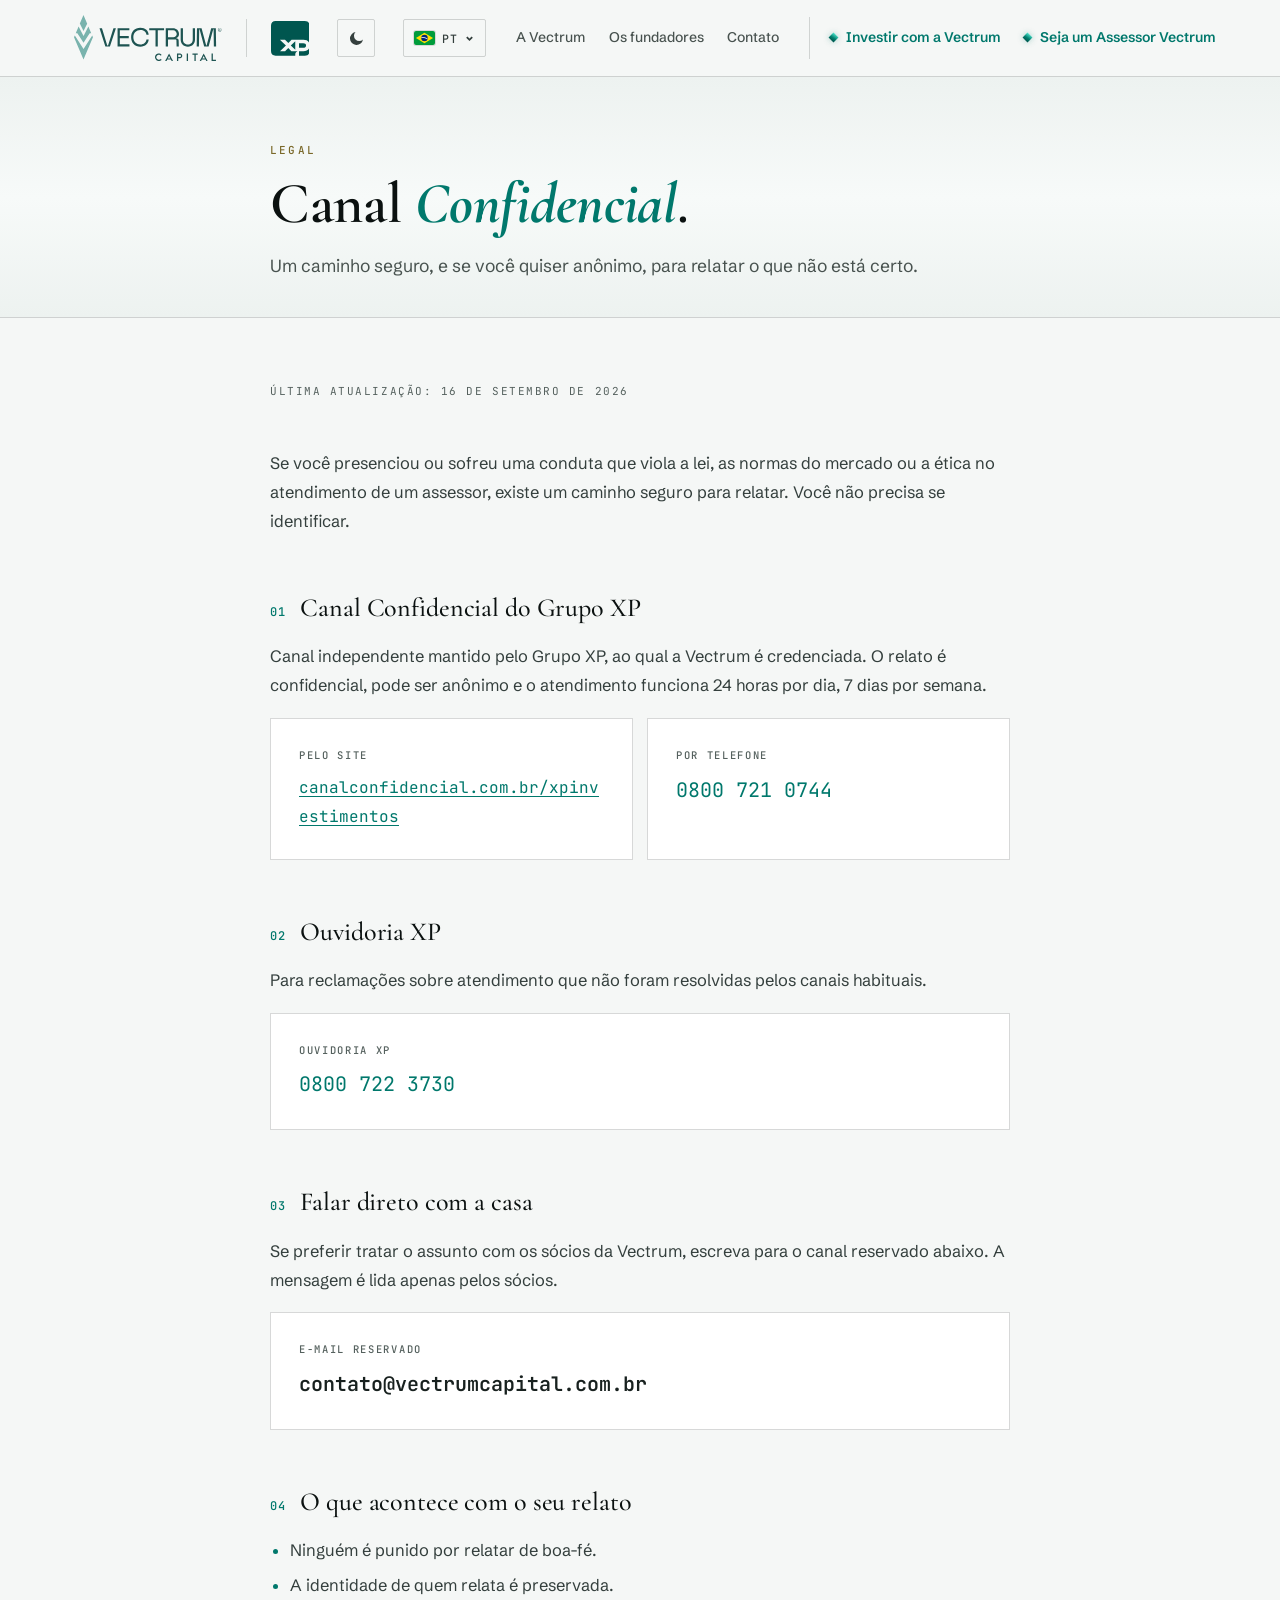
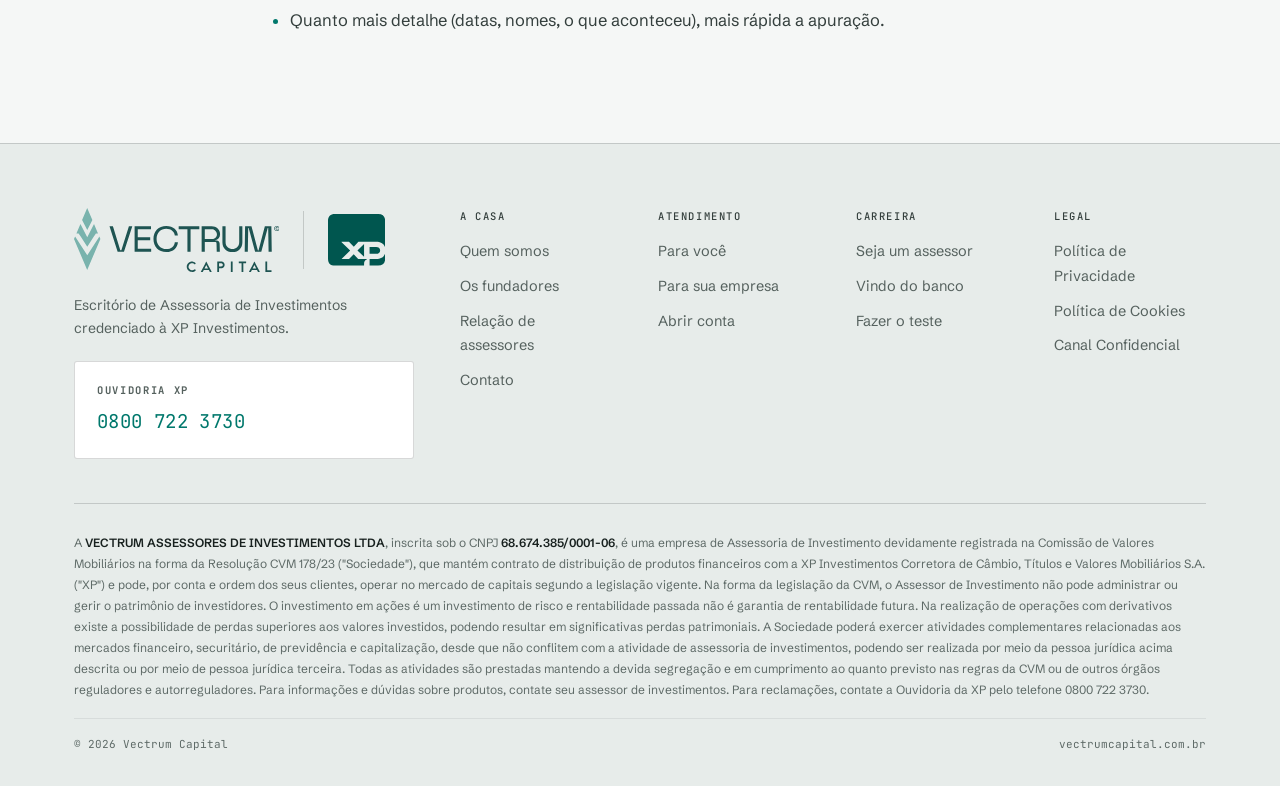
<file: canal-confidencial.html>
<!doctype html>
<html lang="pt-BR" data-tema="claro">
<head>
<meta charset="utf-8">
<meta name="viewport" content="width=device-width, initial-scale=1">
<!-- previa interna: fora dos buscadores ate a casa decidir publicar -->
<meta name="robots" content="noindex, nofollow, noarchive">
<meta data-i18n-a="content:kd7dc3ee1" name="description" content="Como relatar, de forma confidencial, uma conduta irregular no atendimento.">
<meta name="theme-color" content="#F5F7F6">
<script>/* tema antes da pintura: o site nasce claro; quem escolheu o escuro volta no escuro */try{var tv=localStorage.getItem('vectrum-tema-v2');if(tv==='escuro')document.documentElement.removeAttribute('data-tema');else if(tv==='verde')document.documentElement.setAttribute('data-tema','verde');if((localStorage.getItem('vectrum-idioma')||'pt')!=='pt')document.documentElement.className+=' i18n-carregando'}catch(e){}</script>
<link rel="stylesheet" href="i18n/i18n.css?v=4">
<script src="i18n/i18n.js?v=6" defer></script>
<link rel="icon" type="image/svg+xml" href="favicon.svg?v=2">
<meta data-i18n-a="content:k03be69f0" property="og:title" content="Canal Confidencial · Vectrum">
<meta data-i18n-a="content:kd7dc3ee1" property="og:description" content="Como relatar, de forma confidencial, uma conduta irregular no atendimento.">
<meta property="og:type" content="website">
<title data-i18n="k03be69f0">Canal Confidencial · Vectrum</title>
<link rel="preconnect" href="https://fonts.googleapis.com">
<link rel="preconnect" href="https://fonts.gstatic.com" crossorigin>
<link rel="stylesheet" href="https://fonts.googleapis.com/css2?family=Cormorant+Garamond:ital,wght@0,300;0,400;0,500;0,600;0,700;1,500;1,600;1,700&family=Schibsted+Grotesk:wght@400;500;600;700;800&family=JetBrains+Mono:wght@400;500;700&display=swap">

<style>
:root{
  /* texto mais claro e mais legivel que a versao anterior */
  --ink-0:#FFFFFF; --ink-1:#EDEFEE; --ink-2:#C8CCCB; --ink-3:#9AA3A1; --ink-4:#848D8B; --ink-5:#7A8381;

  --green:#00665E; --green-live:#16BFA9; --green-deep:#002420; --green-abyss:#001210; --surface:#00231F;
  --metal:#B8A567; --preto:#121212;
  --up:#16BFA9; --down:#E8685C;

  --bg:#000000; --card:#080A0A; --card-hi:#0E1312;
  --line:rgba(200,204,203,.13); --line-soft:rgba(200,204,203,.06);

  --f-disp:"Fraunces",Georgia,serif;
  --f-ui:"Schibsted Grotesk",system-ui,-apple-system,sans-serif;
  --f-mono:"JetBrains Mono",ui-monospace,Menlo,monospace;
  --f-marca:"Cormorant Garamond",Georgia,serif;

  /* superficies que o tema claro precisa inverter */
  --nav-bg:rgba(0,0,0,.84); --nav-bg-mob:rgba(0,0,0,.98);
  --selo-bg:rgba(0,0,0,.6); --selo-bd:rgba(184,165,103,.3); --selo-tx:rgba(184,165,103,.92);
  --faixa-1:linear-gradient(180deg,#000,#01100E 52%,#000);
  --faixa-2:linear-gradient(180deg,#000,#01100E 50%,#000);
  --faixa-3:radial-gradient(62% 70% at 50% 0%, rgba(0,102,94,.2), transparent 64%),#000;
  --carreira-bg:linear-gradient(180deg,#000,#01100E 40%,#001A17);
  --foco-bg:#0E1312;
  --ticker-bg:#050707; --rodape-bg:#020303; --campo-bg:#0A0D0D;
  --tiras-bg:#060808; --tira-bg:#0C110F; --galeria-bg:#0A0E0D; --hover-suave:rgba(255,255,255,.03);

  --pad:clamp(20px,5vw,64px);
  --nav-h:76px;
  --ease:cubic-bezier(.16,.84,.44,1);
}
/* ====== TEMA CLARO ======
   O site nasce claro (pedido da Victoria, 27/09). O escuro e opcional e entra so quando a pessoa clica.
   Aqui so os tokens mudam: nenhuma regra de layout e reescrita. */
:root[data-tema="claro"]{
  --ink-0:#0B1110; --ink-1:#18211F; --ink-2:#343F3D; --ink-3:#48524F; --ink-4:#55615E; --ink-5:#5E6A67;

  --green:#00564F; --green-live:#00786C; --metal:#7A6829;
  --up:#0B7D6E; --down:#BE4237;

  --bg:#F5F7F6; --card:#FFFFFF; --card-hi:#ECF1EF;
  --line:rgba(11,17,16,.16); --line-soft:rgba(11,17,16,.07);

  --nav-bg:rgba(245,247,246,.86); --nav-bg-mob:rgba(245,247,246,.98);
  --selo-bg:rgba(122,104,41,.09); --selo-bd:rgba(122,104,41,.34); --selo-tx:#6B5A22;
  --faixa-1:linear-gradient(180deg,#EDF2F0,#F7FAF9 52%,#EDF2F0);
  --faixa-2:linear-gradient(180deg,#EDF2F0,#F7FAF9 50%,#EDF2F0);
  --faixa-3:radial-gradient(62% 70% at 50% 0%, rgba(0,102,94,.10), transparent 64%),#F0F4F3;
  --carreira-bg:linear-gradient(180deg,#EDF2F0,#F3F7F6 40%,#E6EFED);
  --foco-bg:#FFFFFF;
  --ticker-bg:#EDF1F0; --rodape-bg:#E7ECEA; --campo-bg:#FFFFFF;
  --tiras-bg:#E9EEEC; --tira-bg:#DDE5E3; --galeria-bg:#E4EBE9; --hover-suave:rgba(11,17,16,.05);
}
/* ====== TEMA VERDE (28/09) ======
   Terceira opção: o verde Aston Martin da marca (#00665E) vira o ambiente.
   Parte do escuro (texto claro) e troca só as superfícies e os acentos. */
:root[data-tema="verde"]{
  --green:#008C80; --green-live:#7FE3D2; --green-deep:#00241F; --green-abyss:#001A17; --surface:#003A34;
  --up:#7FE3D2; --down:#FF9A8F;
  --bg:#00332E; --card:#003D37; --card-hi:#004841;
  --line:rgba(255,255,255,.15); --line-soft:rgba(255,255,255,.07);
  --nav-bg:rgba(0,51,46,.88); --nav-bg-mob:rgba(0,51,46,.98);
  --selo-bg:rgba(0,36,31,.55);
  --faixa-1:linear-gradient(180deg,#00332E,#003E38 52%,#00332E);
  --faixa-2:linear-gradient(180deg,#00332E,#003E38 50%,#00332E);
  --faixa-3:radial-gradient(62% 70% at 50% 0%, rgba(127,227,210,.14), transparent 64%),#00332E;
  --carreira-bg:linear-gradient(180deg,#00332E,#003A34 40%,#00443D);
  --foco-bg:#003D37;
  --ticker-bg:#002C28; --rodape-bg:#002622; --campo-bg:#003A34;
  --tiras-bg:#002E29; --tira-bg:#003D37; --galeria-bg:#003530; --hover-suave:rgba(255,255,255,.05);
}
/* o veu sobre foto continua escuro nos dois temas: ele protege texto branco sobre imagem */
/* rotulo verde sobre foto: a foto continua escura, entao o verde vivo do tema escuro e o que aparece */
:root[data-tema="claro"] .socio .galeria .nome-sobre span,
:root[data-tema="claro"] .faixa-img .frase small{color:#16BFA9}
/* cartoes das faixas: o veu escuro sobre card claro virava cinza sujo, no claro a mesa some no papel */
:root[data-tema="claro"] .fx .arte{opacity:.34;filter:saturate(.5) contrast(1.02)}
:root[data-tema="claro"] .fx:hover .arte{opacity:.5}
:root[data-tema="claro"] .fx .arte::after{background:linear-gradient(178deg, rgba(255,255,255,.05) 0%, rgba(255,255,255,.78) 42%, rgba(255,255,255,.97) 70%, #FFFFFF 100%)}
:root[data-tema="claro"] .fx .brasao{filter:drop-shadow(0 6px 14px rgba(0,36,32,.28)) drop-shadow(0 0 18px rgba(22,191,169,.12))}

*{box-sizing:border-box}
html{scroll-behavior:smooth;scroll-padding-top:calc(var(--nav-h) + 14px)}
body{
  margin:0;background:var(--bg);color:var(--ink-2);
  font-family:var(--f-ui);font-weight:400;font-size:17px;line-height:1.7;
  -webkit-font-smoothing:antialiased;overflow-x:hidden;
}
.wrap{max-width:1260px;margin:0 auto;padding-inline:var(--pad)}
h1,h2,h3,h4{margin:0;text-wrap:balance;color:var(--ink-1)}
p{margin:0}
a{color:inherit}
img{max-width:100%;display:block}

/* tipografia com carater: display Fraunces, corpo grotesca, numeros mono */
h1,h2{font-family:var(--f-disp);font-weight:500;font-variation-settings:"SOFT" 0,"WONK" 0;letter-spacing:-.012em}
h3{font-family:var(--f-ui);font-weight:600;letter-spacing:-.005em}
.num-mono{font-family:var(--f-mono);font-variant-numeric:tabular-nums}

.eyebrow{font-family:var(--f-mono);font-size:11px;font-weight:500;letter-spacing:.2em;text-transform:uppercase;color:var(--green-live);margin:0}
.eyebrow.metal{color:var(--metal)}
.lede{color:var(--ink-3);font-size:17.5px;max-width:60ch;line-height:1.72}
strong{color:var(--ink-1);font-weight:600}

/* marca */
.vsym{fill:currentColor}   /* fill precisa ser herdado: nao atravessa o shadow do <use> */
.xp{fill:currentColor}
.vname{font-family:var(--f-marca);font-weight:300;line-height:1;letter-spacing:.055em;white-space:nowrap}
.vdesc{font-family:var(--f-ui);font-weight:500;letter-spacing:.4em;text-transform:uppercase;padding-left:.4em;white-space:nowrap}

/* lockup com a XP, padrao dos credenciados: fio vertical, alinhado pela altura */
.lockup{display:flex;align-items:center;gap:clamp(14px,1.9vw,24px)}
.lockup .lk-v{display:flex;align-items:center;gap:clamp(12px,1.5vw,19px);color:var(--ink-0)}
.lockup .lk-fio{width:1px;background:var(--line);flex:none}
.lockup .xp{width:auto;flex:none;color:var(--ink-1)}

/* slot */
.slot::after{
  content:attr(data-slot);position:absolute;top:9px;left:9px;z-index:4;
  font-family:var(--f-mono);font-size:8.5px;font-weight:500;letter-spacing:.11em;text-transform:uppercase;
  color:var(--selo-tx);background:var(--selo-bg);border:1px solid var(--selo-bd);
  padding:3px 7px;border-radius:2px;pointer-events:none;
}
.foto-vazia{background:radial-gradient(70% 90% at 30% 10%, rgba(22,191,169,.10), transparent 62%),linear-gradient(160deg,#0E1413,#060909);position:relative;overflow:hidden}

/* ================= NAV ================= */
.nav{position:sticky;top:0;z-index:70;background:var(--nav-bg);backdrop-filter:blur(18px);border-bottom:1px solid var(--line)}
.nav-in{display:flex;align-items:center;gap:clamp(12px,2.2vw,34px);height:var(--nav-h)}
.nav-marca{text-decoration:none;flex:none}
.nav-marca .vsym{height:40px}
.nav-marca .vname{font-size:27px;letter-spacing:.07em}
.nav-marca .vdesc{font-size:6.5px;letter-spacing:.46em;padding-left:.46em;margin-top:5px;color:var(--ink-4)}
.nav-marca .lk-fio{height:38px}
.nav-marca .xp{height:35px}
.nav-links{display:flex;align-items:center;gap:clamp(9px,1.5vw,24px);margin-left:auto}
.nav-links a{
  font-size:14px;font-weight:500;color:var(--ink-3);text-decoration:none;
  padding:9px 2px;position:relative;transition:color .22s;white-space:nowrap;
}
.nav-links a::after{content:"";position:absolute;left:0;right:100%;bottom:4px;height:1px;background:var(--green-live);transition:right .32s var(--ease)}
.nav-links a:hover{color:var(--ink-0)}
.nav-links a:hover::after{right:0}
.nav-links a.destaque{color:var(--green-live);font-weight:600}
.nav-cta{
  flex:none;background:var(--green);color:#fff;text-decoration:none;font-family:var(--f-ui);
  font-size:13.5px;font-weight:600;padding:12px 22px;border-radius:2px;
  transition:background .24s,transform .24s,box-shadow .24s;white-space:nowrap;
}
.nav-cta:hover{background:#007D72;transform:translateY(-1px);box-shadow:0 8px 22px -8px rgba(0,102,94,.8)}
.nav-tema{background:none;border:1px solid var(--line);border-radius:2px;color:var(--ink-2);
  width:38px;height:38px;flex:none;cursor:pointer;display:grid;place-items:center;
  transition:border-color .25s var(--ease),color .25s var(--ease)}
.nav-tema:hover{border-color:var(--green-live);color:var(--ink-0)}
.nav-tema svg{width:17px;height:17px;fill:currentColor}
/* o ícone mostra o PRÓXIMO tema: claro → escuro (lua) → verde (bolinha verde) → claro (sol) */
.nav-tema .t-lua,.nav-tema .t-sol{display:none}
:root[data-tema="claro"] .nav-tema .t-lua{display:block}
:root[data-tema="claro"] .nav-tema .t-verde{display:none}
:root[data-tema="verde"] .nav-tema .t-sol{display:block}
:root[data-tema="verde"] .nav-tema .t-verde{display:none}
.nav-burger{display:none;margin-left:auto;background:none;border:1px solid var(--line);border-radius:2px;color:var(--ink-1);padding:9px 13px;cursor:pointer;font-family:var(--f-ui);font-size:13px;font-weight:500}
@media(max-width:1060px){
  .nav-links{display:none;position:absolute;top:var(--nav-h);left:0;right:0;background:var(--nav-bg-mob);border-bottom:1px solid var(--line);flex-direction:column;align-items:flex-start;gap:0;padding:8px var(--pad) 18px;margin:0}
  .nav-links.aberto{display:flex}
  .nav-links a{width:100%;padding:14px 0;border-bottom:1px solid var(--line-soft)}
  .nav-burger{display:block}.nav-cta{display:none}
}

/* ================= HERO ================= */
.hero{position:relative;padding-block:clamp(52px,8vw,96px) clamp(44px,6vw,78px);overflow:hidden}
.hero-fundo{position:absolute;inset:0;z-index:0;
  background:radial-gradient(56% 60% at 74% 16%, rgba(0,102,94,.32), transparent 62%),
             radial-gradient(46% 50% at 12% 86%, rgba(22,191,169,.10), transparent 60%),
             var(--faixa-1)}
.hero-grade{position:absolute;inset:0;z-index:0;opacity:.55;
  background-image:linear-gradient(rgba(255,255,255,.022) 1px,transparent 1px),linear-gradient(90deg,rgba(255,255,255,.022) 1px,transparent 1px);
  background-size:68px 68px;mask-image:radial-gradient(70% 70% at 50% 40%,#000,transparent)}
.hero-in{position:relative;z-index:1;display:grid;grid-template-columns:minmax(0,1.04fr) minmax(0,.96fr);gap:clamp(30px,4.6vw,64px);align-items:center}
@media(max-width:940px){.hero-in{grid-template-columns:1fr}}
.hero h1{font-size:clamp(40px,6.2vw,76px);line-height:1.04;margin-block:20px 22px;color:var(--ink-0);font-weight:500}
.hero h1 em{font-style:italic;color:var(--green-live);font-weight:500}
.hero .sub{color:var(--ink-2);font-size:clamp(16px,1.5vw,18.5px);max-width:50ch;line-height:1.7}
.hero-botoes{display:flex;flex-wrap:wrap;gap:13px;margin-top:32px}
.btn{
  display:inline-flex;align-items:center;justify-content:center;gap:9px;text-decoration:none;border:0;cursor:pointer;
  font-family:var(--f-ui);font-size:14.5px;font-weight:600;
  padding:15px 28px;border-radius:2px;position:relative;overflow:hidden;
  transition:background .24s,transform .24s,border-color .24s,color .24s,box-shadow .24s;
}
.btn-1{background:var(--green);color:#fff}
.btn-1:hover{background:#007D72;transform:translateY(-2px);box-shadow:0 12px 30px -10px rgba(0,102,94,.9)}
.btn-2{background:transparent;color:var(--ink-1);border:1px solid rgba(200,204,203,.3)}
.btn-2:hover{border-color:var(--green-live);color:var(--green-live);transform:translateY(-2px);background:rgba(22,191,169,.06)}
.btn:focus-visible{outline:2px solid var(--green-live);outline-offset:3px}

.hero-visual{position:relative;aspect-ratio:4/5;border:1px solid var(--line);border-radius:3px;overflow:hidden}
.hero-visual img,.hero-visual video{width:100%;height:100%;object-fit:cover;display:block;transform:scale(1.02);transition:transform 1.1s var(--ease)}
.hero-visual:hover img,.hero-visual:hover video{transform:scale(1.06)}
.hero-visual::after{content:"";position:absolute;inset:0;background:linear-gradient(180deg,rgba(0,0,0,.18) 0%,rgba(0,0,0,0) 34%,rgba(0,0,0,.62) 100%);pointer-events:none}
.hero-visual .legenda{position:absolute;left:0;right:0;bottom:0;z-index:2;padding:20px 22px;font-family:var(--f-mono);font-size:10.5px;letter-spacing:.14em;text-transform:uppercase;color:rgba(255,255,255,.72)}
@media(max-width:940px){.hero-visual{aspect-ratio:16/10}}

/* ================= NUMEROS ================= */
.numeros{display:grid;grid-template-columns:repeat(auto-fit,minmax(172px,1fr));gap:1px;background:var(--line-soft);border-block:1px solid var(--line)}
.num{background:var(--card);padding:clamp(24px,3vw,36px) clamp(18px,2vw,28px);display:flex;flex-direction:column;gap:7px;position:relative;transition:background .35s}
.num::before{content:"";position:absolute;inset:0;background:radial-gradient(70% 100% at 50% 0%, rgba(22,191,169,.10), transparent 70%);opacity:0;transition:opacity .4s}
.num:hover{background:var(--card-hi)}
.num:hover::before{opacity:1}
.num b{font-family:var(--f-mono);font-weight:700;font-size:clamp(28px,3.6vw,42px);line-height:1;color:var(--ink-0);letter-spacing:-.02em;position:relative}
.num span{font-family:var(--f-mono);font-size:10.5px;letter-spacing:.16em;text-transform:uppercase;color:var(--ink-4);position:relative}

/* ================= SECOES ================= */
.sec{padding-block:clamp(60px,8vw,110px);position:relative}
.sec-linha{border-top:1px solid var(--line)}
.sec-head{max-width:60ch;margin-bottom:clamp(30px,4vw,52px)}
.sec-head h2{font-size:clamp(31px,4.4vw,52px);line-height:1.1;margin-block:14px 17px;color:var(--ink-0);font-weight:500}
.sec-head h2 em{font-style:italic;color:var(--green-live)}
.faixa-escura{background:var(--faixa-2)}
.faixa-verde{background:var(--faixa-3)}

/* ============ BLOCO VIVO: base de todo card ============ */
.vivo{
  position:relative;background:var(--card);border:1px solid var(--line);border-radius:3px;
  overflow:hidden;isolation:isolate;
  transition:transform .42s var(--ease),border-color .42s,background .42s,box-shadow .42s;
}
.vivo::before{ /* luz que segue o ponteiro */
  content:"";position:absolute;inset:-1px;z-index:0;pointer-events:none;opacity:0;
  background:radial-gradient(320px circle at var(--mx,50%) var(--my,0%), rgba(22,191,169,.16), transparent 62%);
  transition:opacity .45s;
}
.vivo::after{ /* filete superior que cresce */
  content:"";position:absolute;top:0;left:0;height:2px;width:0;z-index:2;
  background:linear-gradient(90deg,var(--green-live),rgba(22,191,169,0));
  transition:width .55s var(--ease);
}
.vivo:hover{transform:translateY(-5px);border-color:rgba(22,191,169,.34);background:var(--card-hi);box-shadow:0 22px 44px -26px rgba(0,0,0,.95)}
.vivo:hover::before{opacity:1}
.vivo:hover::after{width:100%}
.vivo > *{position:relative;z-index:1}

/* ================= DIFERENCIAIS ================= */
.grade-6{display:grid;grid-template-columns:repeat(auto-fit,minmax(288px,1fr));gap:clamp(14px,1.7vw,20px)}
.dcard{padding:clamp(24px,2.7vw,32px);display:flex;flex-direction:column;gap:13px}
.dcard .ico{width:30px;height:30px;color:var(--green-live);transition:transform .45s var(--ease),color .3s}
.dcard:hover .ico{transform:translateY(-2px) scale(1.08)}
.dcard .ico svg{width:100%;height:100%;fill:none;stroke:currentColor;stroke-width:1.4;stroke-linecap:round;stroke-linejoin:round}
.dcard h3{font-size:18px;color:var(--ink-0)}
.dcard p{font-size:15.5px;line-height:1.66;color:var(--ink-2)}
.dcard .grifo{color:var(--green-live);font-weight:600}

/* ================= FAIXAS ================= */
.faixas{display:grid;grid-template-columns:repeat(auto-fit,minmax(250px,1fr));gap:clamp(12px,1.5vw,16px)}
.fx{padding:clamp(30px,3.4vw,44px);display:flex;flex-direction:column;gap:11px;position:relative;overflow:hidden;min-height:clamp(260px,26vw,330px);justify-content:flex-end}
/* arte de fundo: malha geométrica que ganha densidade conforme o nível sobe */
.fx .arte{
  position:absolute;inset:0;z-index:0;pointer-events:none;
  background-size:cover;background-position:center;
  opacity:.50;filter:saturate(.62) contrast(1.06);
  transition:opacity .7s var(--ease),transform 1.5s var(--ease),filter .7s;
  transform:scale(1.05);
}
/* o véu mantém o texto legível e deixa a mesa aparecer só no topo do card */
.fx .arte::after{
  content:"";position:absolute;inset:0;
  background:linear-gradient(178deg, rgba(0,0,0,.18) 0%, rgba(4,10,9,.72) 46%, rgba(4,10,9,.96) 78%, #040A09 100%);
}
.fx:hover .arte{opacity:.78;transform:scale(1.1);filter:saturate(.85) contrast(1.1)}
.fx > *:not(.arte){position:relative;z-index:1}
/* selo sólido: massa de metal, não contorno */
.fx .brasao{width:78px;height:78px;margin-bottom:16px;display:block;position:relative;
  filter:drop-shadow(0 6px 16px rgba(0,0,0,.95)) drop-shadow(0 0 22px rgba(22,191,169,.18))}
.fx .brasao svg{width:100%;height:100%;overflow:visible;transition:transform .55s var(--ease)}
.fx .brasao .corpo{fill:url(#metal);transition:fill .5s}
.fx .brasao .chapa{fill:url(#chapa)}
.fx .brasao .aro{fill:none;stroke:rgba(255,255,255,.34);stroke-width:1.1}
.fx .brasao .vinco{fill:none;stroke:rgba(0,0,0,.42);stroke-width:1.4}
.fx .brasao .cravo{fill:#0B1413}
.fx .brasao .lasca{fill:rgba(255,255,255,.20)}
.fx .brasao .numeral{
  font-family:var(--f-mono);font-size:15px;font-weight:700;letter-spacing:.04em;
  fill:#04100E;text-anchor:middle;
}
.fx:hover .brasao svg{transform:scale(1.07) rotate(-4deg)}
.fx:hover .brasao .corpo{fill:url(#metal-hi)}
.fx .valor{font-family:var(--f-mono);font-size:11.5px;letter-spacing:.13em;text-transform:uppercase;color:var(--green-live);font-weight:500}
.fx .nivel{font-family:var(--f-disp);font-size:29px;color:var(--ink-0);font-weight:500;line-height:1.1}
.fx ul{list-style:none;margin:10px 0 0;padding:0;display:flex;flex-direction:column;gap:9px}
.fx li{font-size:15px;color:var(--ink-2);padding-left:18px;position:relative;line-height:1.55}
.carreira .sub-titulo{font-family:var(--f-disp);font-size:clamp(21px,2.6vw,31px);line-height:1.2;color:var(--ink-2);font-weight:400;margin:-4px 0 18px}
.carreira .sub-titulo em{font-style:italic;color:var(--green-live)}
.fx li::before{content:"";position:absolute;left:0;top:9px;width:6px;height:6px;background:var(--green-live);transform:rotate(45deg);transition:transform .4s var(--ease)}
.fx:hover li::before{transform:rotate(135deg)}

/* ================= FUNDADORES ================= */
.socios{display:grid;grid-template-columns:repeat(auto-fit,minmax(310px,1fr));gap:clamp(16px,2vw,24px)}
.socio{display:flex;flex-direction:column}
.socio .galeria{position:relative;aspect-ratio:4/5;overflow:hidden;background:var(--galeria-bg)}
.socio .galeria img{position:absolute;inset:0;width:100%;height:100%;object-fit:cover;opacity:0;transform:scale(1.06);transition:opacity .72s var(--ease),transform 1.3s var(--ease)}
.socio .galeria img.ativa{opacity:1;transform:scale(1)}
.socio .galeria .veu{position:absolute;inset:0;background:linear-gradient(180deg,rgba(0,0,0,.05) 0%,rgba(0,0,0,0) 40%,rgba(0,0,0,.82) 100%);z-index:2;pointer-events:none}
.socio .galeria .contador{position:absolute;top:12px;right:13px;z-index:3;font-family:var(--f-mono);font-size:10px;letter-spacing:.1em;color:rgba(255,255,255,.72);background:rgba(0,0,0,.45);border:1px solid rgba(255,255,255,.14);padding:3px 8px;border-radius:2px}
.socio .galeria .nome-sobre{position:absolute;left:0;right:0;bottom:0;z-index:3;padding:0 20px 16px;display:flex;flex-direction:column;gap:3px}
.socio .galeria .nome-sobre b{font-family:var(--f-disp);font-size:30px;font-weight:500;color:#fff;line-height:1.05}
.socio .galeria .nome-sobre span{font-family:var(--f-mono);font-size:10px;letter-spacing:.16em;text-transform:uppercase;color:var(--green-live)}

/* miniaturas: a selecionada se destaca */
.tiras{display:flex;gap:7px;padding:12px 14px;background:var(--tiras-bg);border-bottom:1px solid var(--line-soft);overflow-x:auto;scrollbar-width:none}
.tiras::-webkit-scrollbar{display:none}
.tira{
  flex:0 0 auto;width:46px;height:46px;border-radius:2px;overflow:hidden;cursor:pointer;position:relative;
  border:1px solid var(--line);background:var(--tira-bg);padding:0;
  opacity:.48;filter:grayscale(.55);
  transition:opacity .35s,filter .35s,transform .35s var(--ease),border-color .35s,width .35s var(--ease),height .35s var(--ease);
}
.tira img{width:100%;height:100%;object-fit:cover}
.tira:hover{opacity:.85;filter:grayscale(.15);transform:translateY(-2px)}
.tira[aria-selected="true"]{opacity:1;filter:none;border-color:var(--green-live);width:58px;height:58px;box-shadow:0 0 0 1px rgba(22,191,169,.45),0 8px 20px -10px rgba(22,191,169,.7)}
.tira.vazia{display:grid;place-items:center}
.tira.vazia span{font-family:var(--f-mono);font-size:15px;color:var(--ink-5)}
.tira:focus-visible{outline:2px solid var(--green-live);outline-offset:2px}

.socio .corpo{padding:clamp(20px,2.3vw,26px);display:flex;flex-direction:column;gap:14px;flex:1}
.socio .bio{font-size:15px;line-height:1.65;color:var(--ink-2)}
.socio .skills{display:flex;flex-wrap:wrap;gap:6px}
.socio .skills span{font-family:var(--f-mono);font-size:10px;letter-spacing:.07em;text-transform:uppercase;color:var(--ink-2);border:1px solid var(--line);border-radius:2px;padding:5px 9px;transition:border-color .3s,color .3s,background .3s}
.socio:hover .skills span{border-color:rgba(22,191,169,.24)}
.socio .trilha{margin-top:auto;padding-top:15px;border-top:1px solid var(--line-soft);display:flex;flex-direction:column;gap:7px}
.socio .trilha i{font-style:normal;font-size:13.5px;color:var(--ink-4);display:flex;gap:12px}
.socio .trilha i b{font-family:var(--f-mono);color:var(--ink-2);font-weight:500;font-size:11px;letter-spacing:.08em;text-transform:uppercase;min-width:82px;padding-top:2px}

/* ================= CLASSES ================= */
.classes{display:grid;grid-template-columns:repeat(auto-fit,minmax(186px,1fr));gap:clamp(10px,1.2vw,14px)}
.cl{padding:22px 20px 24px;display:flex;flex-direction:column;gap:7px}
.cl b{font-size:15.5px;font-weight:600;color:var(--ink-1)}
.cl span{font-size:13px;color:var(--ink-4);line-height:1.5}

/* insígnias: desenhadas com o vocabulário da marca — ângulos, losangos e retas */
.insignia{
  width:38px;height:38px;margin-bottom:9px;position:relative;
  display:grid;place-items:center;flex:none;
}
.insignia::before{ /* moldura em losango, o motivo da casa */
  content:"";position:absolute;inset:2px;border:1px solid var(--line);
  transform:rotate(45deg);border-radius:2px;
  transition:border-color .45s var(--ease),transform .55s var(--ease),background .45s;
}
.cl:hover .insignia::before,.fx:hover .insignia::before{
  border-color:rgba(22,191,169,.42);transform:rotate(90deg);
  background:radial-gradient(60% 60% at 50% 50%, rgba(22,191,169,.10), transparent 70%);
}
.insignia svg{
  position:relative;width:19px;height:19px;
  fill:none;stroke:var(--green-live);stroke-width:1.5;
  stroke-linecap:round;stroke-linejoin:round;
  transition:transform .45s var(--ease),stroke .3s;
}
.cl:hover .insignia svg,.fx:hover .insignia svg{transform:scale(1.12)}
.insignia svg .cheio{fill:var(--green-live);stroke:none}

/* ================= CARREIRA ================= */
.carreira{background:var(--carreira-bg)}
.verdade{display:grid;grid-template-columns:repeat(auto-fit,minmax(255px,1fr));gap:clamp(12px,1.5vw,16px)}
.vd{padding:clamp(22px,2.5vw,28px);display:flex;flex-direction:column;gap:9px}
.vd .fase{font-family:var(--f-mono);font-size:10.5px;letter-spacing:.16em;text-transform:uppercase;color:var(--metal);font-weight:500}
.vd b{font-family:var(--f-disp);font-size:26px;font-weight:500;color:var(--ink-0);line-height:1.12}
.vd p{font-size:14.5px;color:var(--ink-2);line-height:1.62}
.vd .barra{height:3px;background:rgba(200,204,203,.1);border-radius:2px;overflow:hidden;margin-top:4px}
.vd .barra i{display:block;height:100%;background:linear-gradient(90deg,var(--green),var(--green-live));width:0;transition:width 1.1s var(--ease)}
.vd.revela .barra i,.vd:hover .barra i{width:var(--w,25%)}

.tab-rolagem{overflow-x:auto;border:1px solid var(--line);border-radius:3px;background:var(--card)}
.comparativo{width:100%;border-collapse:collapse;font-size:15px;min-width:560px}
.comparativo th,.comparativo td{padding:15px 18px;text-align:left;border-bottom:1px solid var(--line-soft)}
.comparativo thead th{font-family:var(--f-mono);font-size:10.5px;letter-spacing:.15em;text-transform:uppercase;color:var(--ink-4);font-weight:500;border-bottom:1px solid var(--line)}
.comparativo tbody th{font-weight:400;color:var(--ink-3);font-size:14.5px}
.comparativo tbody tr{transition:background .3s}
.comparativo tbody tr:hover{background:rgba(22,191,169,.04)}
.comparativo .assessor{color:var(--ink-0);font-weight:500}
.comparativo .banco{color:var(--ink-4)}
.comparativo tr.destaque td,.comparativo tr.destaque th{background:rgba(22,191,169,.07)}
.comparativo tr.destaque .assessor{color:var(--green-live);font-weight:600}

.quiz-chamada{
  margin-top:clamp(28px,3.4vw,44px);border:1px solid rgba(22,191,169,.32);border-radius:3px;
  background:radial-gradient(70% 150% at 10% 0%, rgba(0,102,94,.28), transparent 68%),var(--card);
  padding:clamp(26px,3.4vw,46px);
  display:flex;flex-wrap:wrap;gap:clamp(20px,3vw,40px);align-items:center;justify-content:space-between;
  position:relative;overflow:hidden;
}
.quiz-chamada .txt{flex:1 1 320px;display:flex;flex-direction:column;gap:12px}
.quiz-chamada h3{font-family:var(--f-disp);font-size:clamp(26px,3.2vw,38px);font-weight:500;color:var(--ink-0);line-height:1.12}
.quiz-chamada p{font-size:15.5px;color:var(--ink-2);max-width:46ch}
.quiz-passos{display:flex;flex-wrap:wrap;gap:7px;margin-top:5px}
.quiz-passos span{font-family:var(--f-mono);font-size:10px;letter-spacing:.08em;text-transform:uppercase;color:var(--ink-3);border:1px solid var(--line);border-radius:2px;padding:6px 10px;transition:border-color .3s,color .3s}
.quiz-chamada:hover .quiz-passos span{border-color:rgba(22,191,169,.3);color:var(--ink-2)}

/* ================= MIDIA ================= */
.midia{display:grid;grid-template-columns:repeat(auto-fit,minmax(258px,1fr));gap:clamp(14px,1.7vw,20px)}
.mcard{display:flex;flex-direction:column}
.mcard .capa{aspect-ratio:16/10;position:relative;overflow:hidden}
.mcard .capa img{width:100%;height:100%;object-fit:cover;transform:scale(1.02);transition:transform 1.1s var(--ease),filter .5s}
.mcard:hover .capa img{transform:scale(1.07)}
.mcard .capa::after{content:"";position:absolute;inset:0;background:linear-gradient(180deg,rgba(0,0,0,.25),rgba(0,0,0,.55));pointer-events:none}
/* tarja de exemplo: sai quando entrar materia real */
.mcard .tarja{
  position:absolute;top:10px;left:10px;z-index:3;
  font-family:var(--f-mono);font-size:9px;font-weight:500;letter-spacing:.16em;text-transform:uppercase;
  color:var(--selo-tx);background:var(--selo-bg);border:1px solid var(--selo-bd);
  padding:4px 8px;border-radius:2px;
}
.mcard .txt{padding:19px 21px 23px;display:flex;flex-direction:column;gap:10px;flex:1}
.mcard .txt p{font-size:15px;color:var(--ink-2);line-height:1.5}
.mcard .veic{margin-top:auto;padding-top:13px;border-top:1px solid var(--line-soft);font-family:var(--f-mono);font-size:10.5px;letter-spacing:.12em;text-transform:uppercase;color:var(--ink-4)}

/* ================= MAPA ================= */
.mapa-bloco{display:grid;grid-template-columns:minmax(0,.85fr) minmax(0,1.15fr);gap:clamp(28px,4vw,60px);align-items:center}
@media(max-width:900px){.mapa-bloco{grid-template-columns:1fr}}
.mapa-caixa{position:relative;display:grid;place-items:center;padding:clamp(14px,2vw,26px)}
.mapa-svg{width:100%;max-width:420px;height:auto;overflow:visible}
.mapa-svg .pais{fill:#0B1110;stroke:rgba(200,204,203,.22);stroke-width:1.2;stroke-linejoin:round}
.mapa-svg .sp{fill:var(--green);stroke:var(--green-live);stroke-width:1.4;opacity:0;animation:acende 1s var(--ease) .35s forwards}
@keyframes acende{to{opacity:1}}
.mapa-svg .pulso{fill:none;stroke:var(--green-live);stroke-width:1.5;transform-origin:268px 322px;animation:pulsar 2.9s ease-out infinite}
@keyframes pulsar{0%{r:7;opacity:.85}70%{r:30;opacity:0}100%{r:30;opacity:0}}
.mapa-svg .ponto{fill:var(--green-live)}
.mapa-svg .risca{stroke:var(--green-live);stroke-width:1;stroke-dasharray:3 3}
.mapa-svg .rotulo{font-family:var(--f-mono);font-size:12px;letter-spacing:.14em;text-transform:uppercase;fill:var(--green-live)}
.mapa-svg .rotulo-sub{font-family:var(--f-mono);font-size:9px;letter-spacing:.1em;fill:var(--ink-4)}
.mapa-legenda{display:flex;flex-direction:column;gap:14px}
.praca{padding:clamp(20px,2.3vw,26px);display:flex;align-items:flex-start;gap:16px}
.praca .marcador{width:10px;height:10px;border-radius:50%;background:var(--green-live);margin-top:7px;flex:none;box-shadow:0 0 0 4px rgba(22,191,169,.15)}
.praca.futura .marcador{background:transparent;border:1px solid var(--ink-4);box-shadow:none}
.praca .txt{display:flex;flex-direction:column;gap:5px}
.praca b{font-family:var(--f-disp);font-size:24px;font-weight:500;color:var(--ink-0)}
.praca span{font-size:14.5px;color:var(--ink-3);line-height:1.55}
.praca .marca-tempo{font-family:var(--f-mono);font-size:10px;letter-spacing:.14em;text-transform:uppercase;color:var(--metal)}

/* ================= FORM ================= */
.mel{position:absolute;left:-9999px;width:1px;height:1px;overflow:hidden}
.form-bloco{display:grid;grid-template-columns:minmax(0,.92fr) minmax(0,1.08fr);gap:clamp(30px,4vw,64px);align-items:start}
@media(max-width:880px){.form-bloco{grid-template-columns:1fr}}
form{display:flex;flex-direction:column;gap:15px}
.campo{display:flex;flex-direction:column;gap:7px}
.campo label{font-family:var(--f-mono);font-size:10.5px;letter-spacing:.13em;text-transform:uppercase;color:var(--ink-4);font-weight:500}
.campo input,.campo select{
  font-family:var(--f-ui);font-size:15.5px;font-weight:400;color:var(--ink-1);
  background:var(--campo-bg);border:1px solid var(--line);border-radius:2px;padding:14px 15px;
  transition:border-color .25s,background .25s,box-shadow .25s;
}
.campo input::placeholder{color:var(--ink-5)}
.campo input:focus,.campo select:focus{outline:none;border-color:var(--green-live);background:var(--foco-bg);box-shadow:0 0 0 3px rgba(22,191,169,.1)}
.campo-2{display:grid;grid-template-columns:1fr 1fr;gap:15px}
@media(max-width:540px){.campo-2{grid-template-columns:1fr}}
.lgpd{display:flex;gap:12px;align-items:flex-start;font-size:13.5px;color:var(--ink-4);line-height:1.55;margin-top:5px}
.lgpd input{margin-top:3px;accent-color:var(--green);flex:none;width:16px;height:16px}
.lgpd a{color:var(--ink-2)}
.ouvidoria{margin-top:28px;padding:20px 22px;border:1px solid var(--line);border-radius:3px;background:var(--card)}
.ouvidoria b{display:block;font-family:var(--f-mono);font-size:10.5px;letter-spacing:.16em;text-transform:uppercase;color:var(--ink-4);margin-bottom:6px}
.ouvidoria span{font-family:var(--f-mono);font-size:19px;color:var(--green-live);letter-spacing:.02em}

/* ================= TICKER ================= */
.ticker{border-top:1px solid var(--line);background:var(--ticker-bg);overflow:hidden}
.ticker-topo{display:flex;align-items:center;gap:13px;flex-wrap:wrap;padding:12px 0 0}
.ticker-abas{display:flex;border:1px solid var(--line);border-radius:2px;overflow:hidden}
.ticker-abas button{
  appearance:none;border:0;background:transparent;cursor:pointer;font-family:var(--f-mono);
  font-size:10.5px;font-weight:500;letter-spacing:.12em;text-transform:uppercase;color:var(--ink-4);
  padding:8px 14px;border-right:1px solid var(--line-soft);transition:background .25s,color .25s;
}
.ticker-abas button:last-child{border-right:0}
.ticker-abas button:hover{color:var(--ink-1);background:var(--hover-suave)}
.ticker-abas button[aria-pressed="true"]{background:var(--green);color:#fff}
.ticker-abas button:focus-visible{outline:2px solid var(--green-live);outline-offset:-2px}
.ticker-nota{font-family:var(--f-mono);font-size:9.5px;letter-spacing:.1em;text-transform:uppercase;color:var(--ink-5)}
.esteira{position:relative;overflow:hidden;padding:14px 0 16px;mask-image:linear-gradient(90deg,transparent,#000 5%,#000 95%,transparent)}
.esteira-linha{display:flex;width:max-content;animation:correr 48s linear infinite;transition:opacity .2s}
.esteira:hover .esteira-linha{animation-play-state:paused}
@keyframes correr{from{transform:translateX(0)}to{transform:translateX(-50%)}}
.tk{display:flex;align-items:center;gap:10px;padding:0 26px;border-right:1px solid var(--line-soft);white-space:nowrap}
.tk .marca{
  width:22px;height:22px;min-width:22px;max-width:22px;min-height:22px;max-height:22px;
  padding:0;margin:0;flex:0 0 22px;display:grid;place-items:center;border-radius:50%;
  background:rgba(255,255,255,.05);border:1px solid var(--line-soft);overflow:hidden;
}
.tk .marca svg{width:12px;height:12px;fill:currentColor;stroke:none}
/* prefixo m- para nao colidir com classes de layout (a .fx das faixas de patrimonio) */
.tk .marca.m-btc{color:#F7931A;background:rgba(247,147,26,.1);border-color:rgba(247,147,26,.3)}
.tk .marca.m-eth{color:#9AA0C4;background:rgba(154,160,196,.12);border-color:rgba(154,160,196,.32)}
.tk .marca.m-sol{color:#14F195;background:rgba(20,241,149,.1);border-color:rgba(20,241,149,.28)}
.tk .marca.m-xrp{color:#DEDEDE;background:rgba(222,222,222,.09);border-color:rgba(222,222,222,.26)}
.tk .marca.m-ada{color:#5A96F7;background:rgba(90,150,247,.12);border-color:rgba(90,150,247,.32)}
.tk .marca.m-link{color:#6A9AF5;background:rgba(106,154,245,.12);border-color:rgba(106,154,245,.32)}
.tk .marca.m-idx{color:var(--green-live);background:rgba(22,191,169,.1);border-color:rgba(22,191,169,.28)}
.tk .marca.m-fx{color:var(--metal);background:rgba(184,165,103,.1);border-color:rgba(184,165,103,.3)}
.tk .marca.m-txt{font-family:var(--f-mono);font-size:9.5px;font-weight:700;letter-spacing:-.03em;line-height:1}
.tk .nome{font-family:var(--f-ui);font-size:13px;font-weight:600;color:var(--ink-1)}
.tk .preco{font-family:var(--f-mono);font-size:13px;color:var(--ink-2)}
.tk .var{font-family:var(--f-mono);font-size:12px;display:flex;align-items:center;gap:4px}
.tk .var.sobe{color:var(--up)} .tk .var.cai{color:var(--down)}
.tk .var svg{width:9px;height:9px;fill:currentColor}

/* ================= RODAPE ================= */
.rodape{background:var(--rodape-bg);border-top:1px solid var(--line);padding-block:clamp(44px,5vw,68px) 32px}
.rodape-topo{
  display:grid;
  grid-template-columns:minmax(340px,1.9fr) repeat(4,minmax(128px,1fr));
  gap:clamp(30px,3.6vw,54px);
  padding-bottom:clamp(30px,3.4vw,44px);border-bottom:1px solid var(--line);
}
@media(max-width:1120px){.rodape-topo{grid-template-columns:minmax(300px,1fr) repeat(2,minmax(128px,1fr))}}
@media(max-width:720px){.rodape-topo{grid-template-columns:1fr 1fr}.rodape-marca{grid-column:1 / -1}}
@media(max-width:460px){.rodape-topo{grid-template-columns:1fr}}
.rodape-marca{display:flex;flex-direction:column;gap:22px;min-width:0}
.rodape-topo > *{min-width:0}
.rodape-marca .lockup{flex-wrap:wrap;row-gap:12px}
.rodape-marca .vsym{height:62px}
.rodape-marca .vname{font-size:41px;letter-spacing:.07em}
.rodape-marca .vdesc{font-size:9px;letter-spacing:.5em;padding-left:.5em;margin-top:9px;color:var(--ink-4)}
.rodape-marca .lk-fio{height:58px}
.rodape-marca .xp{height:52px}
.rodape-marca p{font-size:14px;color:var(--ink-4);max-width:40ch;line-height:1.6}
.rodape-col{display:flex;flex-direction:column;gap:10px}
.rodape-col b{font-family:var(--f-mono);font-size:10.5px;letter-spacing:.15em;text-transform:uppercase;color:var(--ink-2);font-weight:500;margin-bottom:3px}
.rodape-col a{font-size:14.5px;color:var(--ink-4);text-decoration:none;transition:color .22s,transform .22s;width:fit-content}
.rodape-col a:hover{color:var(--green-live);transform:translateX(2px)}
.legal{padding-top:28px;display:flex;flex-direction:column;gap:18px}
.legal p{font-size:12px;line-height:1.75;color:var(--ink-5)}
.legal .fim{display:flex;flex-wrap:wrap;gap:14px;justify-content:space-between;align-items:baseline;padding-top:16px;border-top:1px solid var(--line-soft)}
.legal .fim span{font-family:var(--f-mono);font-size:11px;color:var(--ink-5)}

/* ================= FAIXA DE IMAGEM ================= */
.faixa-img{position:relative;height:clamp(230px,34vw,400px);overflow:hidden;border-block:1px solid var(--line)}
.faixa-img img{width:100%;height:100%;object-fit:cover;transform:scale(1.06);transition:transform 1.4s var(--ease)}
.faixa-img:hover img{transform:scale(1.11)}
.faixa-img::after{content:"";position:absolute;inset:0;background:linear-gradient(180deg,rgba(0,0,0,.72) 0%,rgba(0,0,0,.28) 42%,rgba(0,0,0,.86) 100%)}
.faixa-img .frase{
  position:absolute;inset:0;z-index:2;display:grid;place-items:center;text-align:center;
  padding-inline:var(--pad);
}
.faixa-img .frase b{
  font-family:var(--f-disp);font-weight:500;font-style:italic;
  font-size:clamp(23px,3.4vw,42px);line-height:1.2;color:#fff;max-width:22ch;
  text-shadow:0 2px 30px rgba(0,0,0,.8);
}
.faixa-img .frase small{
  display:block;margin-top:14px;font-family:var(--f-mono);font-size:10.5px;
  letter-spacing:.2em;text-transform:uppercase;color:var(--green-live);font-style:normal;
}

/* ================= BLOCO COM IMAGEM LATERAL ================= */
.duo{display:grid;grid-template-columns:minmax(0,1fr) minmax(0,1fr);gap:clamp(24px,3.4vw,54px);align-items:center}
@media(max-width:880px){.duo{grid-template-columns:1fr}}
.duo-img{position:relative;aspect-ratio:4/3;overflow:hidden;border:1px solid var(--line);border-radius:3px}
.duo-img img,.duo-img video{width:100%;height:100%;object-fit:cover;display:block;transform:scale(1.02);transition:transform 1.1s var(--ease)}
.duo-img:hover img,.duo-img:hover video{transform:scale(1.07)}
.duo-img::after{content:"";position:absolute;inset:0;background:linear-gradient(200deg,rgba(0,0,0,0) 40%,rgba(0,0,0,.6) 100%);pointer-events:none}
.duo-img .selo{position:absolute;left:0;bottom:0;z-index:2;padding:18px 20px;font-family:var(--f-mono);font-size:10px;letter-spacing:.16em;text-transform:uppercase;color:rgba(255,255,255,.75)}

/* ================= MAPA (imagem) ================= */
.mapa-caixa{position:relative;padding:0;overflow:hidden;aspect-ratio:1}
.mapa-caixa img{width:100%;height:100%;object-fit:cover;display:block}
.mapa-pin{position:absolute;left:66.5%;top:69%;z-index:3;transform:translate(-50%,-50%);pointer-events:none}
.mapa-pin .anel{position:absolute;left:50%;top:50%;width:18px;height:18px;margin:-9px 0 0 -9px;border:1px solid var(--green-live);border-radius:50%;animation:anelar 2.8s ease-out infinite}
.mapa-pin .anel:nth-child(2){animation-delay:.9s}
@keyframes anelar{0%{transform:scale(.6);opacity:.9}70%{transform:scale(3.6);opacity:0}100%{transform:scale(3.6);opacity:0}}
.mapa-rotulo{position:absolute;left:calc(66.5% + 26px);top:69%;z-index:4;transform:translateY(-50%);display:flex;align-items:center;gap:10px}
.mapa-rotulo .tracinho{width:clamp(18px,3vw,42px);height:1px;background:linear-gradient(90deg,var(--green-live),rgba(22,191,169,.2))}
.mapa-rotulo .txt{display:flex;flex-direction:column;gap:2px}
.mapa-rotulo b{font-family:var(--f-mono);font-size:clamp(11px,1.5vw,14px);letter-spacing:.14em;text-transform:uppercase;color:var(--green-live)}
.mapa-rotulo span{font-family:var(--f-mono);font-size:clamp(8px,1.1vw,10px);letter-spacing:.1em;color:var(--ink-3)}

/* ================= FLOCOS ================= */
/* Poeira luminosa sobre a pagina inteira. Fica acima dos fundos e abaixo da
   navegacao, em modo screen: acende sobre o escuro e some sobre o claro. */
#flocos{
  position:fixed;inset:0;z-index:5;pointer-events:none;
  mix-blend-mode:screen;opacity:.92;
}
@media(prefers-reduced-motion:reduce){#flocos{display:none}}

/* ================= ENTRADA ================= */
.pre{opacity:0;transform:translateY(18px)}
.revela{opacity:1;transform:none;transition:opacity .78s var(--ease),transform .78s var(--ease)}
@media(prefers-reduced-motion:reduce){.pre{opacity:1!important;transform:none!important}*{animation:none!important;transition:none!important}}
</style>

<style id="lapidacao-16-09">
/* ================= LAPIDACAO 16/09 ================= */

/* titulos: Cormorant Garamond (a familia do letreiro). Destaque separa por PESO e por cor */
:root{--f-disp:"Cormorant Garamond",Georgia,serif}
h1,h2{font-weight:600;letter-spacing:-.005em;font-variation-settings:normal}
h1{font-size:clamp(44px,6.2vw,84px)}
.sec-head h2{font-size:clamp(35px,4.9vw,58px);line-height:1.04}
h1 em,h2 em,h3 em,h4 em,.sec-head h2 em{font-weight:700;font-style:italic}
.fx .nivel{font-size:33px;font-weight:600}
.socio .galeria .nome-sobre b{font-size:34px;font-weight:600}
.quiz legend,.quiz-porta h4,.quiz-chamada h3{font-weight:600}
.faixa-img .frase b{font-weight:600}

/* ---------- o lacre: botao da casa, em verde Aston ---------- */
.lacre{
  position:relative;display:inline-flex;align-items:center;justify-content:center;isolation:isolate;overflow:hidden;
  padding:13px 22px;text-decoration:none;white-space:nowrap;cursor:pointer;
  background:linear-gradient(168deg,#23C9B1 0%,#00806F 44%,#00524A 100%);
  border:1px solid #003F39;
  box-shadow:0 10px 26px -8px rgba(0,0,0,.55),inset 0 1px 0 rgba(220,255,248,.45);
  transition:background .5s var(--ease),box-shadow .5s var(--ease),transform .5s var(--ease),border-color .5s;
}
.lacre::before{content:"";position:absolute;inset:4px;z-index:1;pointer-events:none;border:1px solid rgba(220,255,248,.28);transition:border-color .5s}
.lacre::after{content:"";position:absolute;top:0;bottom:0;left:-60%;width:45%;z-index:1;pointer-events:none;
  background:linear-gradient(100deg,transparent,rgba(235,255,250,.7),transparent);transform:skewX(-16deg);opacity:0}
.lacre b{position:relative;z-index:2;font-family:var(--f-ui);font-weight:700;font-size:12px;letter-spacing:.12em;text-transform:uppercase;color:#fff;text-shadow:0 1px 0 rgba(0,40,36,.55)}
.lacre i{position:absolute;z-index:2;width:8px;height:8px;pointer-events:none;border:0 solid rgba(230,255,250,.75);opacity:.8;
  transition:width .5s var(--ease),height .5s var(--ease),opacity .45s}
.lacre i:nth-child(1){top:-1px;left:-1px;border-top-width:2px;border-left-width:2px}
.lacre i:nth-child(2){top:-1px;right:-1px;border-top-width:2px;border-right-width:2px}
.lacre i:nth-child(3){bottom:-1px;left:-1px;border-bottom-width:2px;border-left-width:2px}
.lacre i:nth-child(4){bottom:-1px;right:-1px;border-bottom-width:2px;border-right-width:2px}
.lacre:hover,.lacre:focus-visible{
  background:linear-gradient(168deg,#4FE6CF 0%,#00A08D 44%,#00645A 100%);border-color:#00766A;transform:translateY(-3px);
  box-shadow:0 18px 38px -10px rgba(22,191,169,.55),0 10px 26px -8px rgba(0,0,0,.55),inset 0 1px 0 rgba(235,255,250,.7)}
.lacre:hover::after,.lacre:focus-visible::after{animation:lustro .85s var(--ease)}
.lacre:hover i,.lacre:focus-visible i{width:14px;height:14px;opacity:1}
.lacre:hover::before{border-color:rgba(235,255,250,.5)}
.lacre:active{transform:translateY(-1px) scale(.98)}
.lacre:focus-visible{outline:2px solid var(--green-live);outline-offset:3px}
/* a segunda porta: mesma moldura, metal profundo */
.lacre.profundo{background:linear-gradient(168deg,#0F4A43 0%,#012E29 50%,#001A17 100%);border-color:#0B5C53}
.lacre.profundo b{color:#BFF5EB}
.lacre.profundo:hover,.lacre.profundo:focus-visible{background:linear-gradient(168deg,#16695F 0%,#034139 50%,#00241F 100%);border-color:#16BFA9}
.lacre.grande{padding:17px 28px}
.lacre.grande b{font-size:13px}
@keyframes lustro{0%{left:-60%;opacity:0}20%{opacity:1}100%{left:120%;opacity:0}}

/* nav com as duas portas */

/* nav: as duas portas falam a lingua dos outros links. Destaque pela marca (losango), nao pelo volume */
.nav-portas{display:flex;align-items:center;gap:clamp(16px,1.8vw,28px);flex:none;padding-left:clamp(14px,1.6vw,24px);border-left:1px solid var(--line)}
.porta{position:relative;display:inline-flex;align-items:center;gap:9px;text-decoration:none;white-space:nowrap;
  font-family:var(--f-ui);font-size:14px;font-weight:600;color:var(--green-live);padding:9px 0;transition:color .25s}
.porta::before{content:"";width:7px;height:7px;flex:none;transform:rotate(45deg);
  background:linear-gradient(168deg,#4FE6CF,#00806F 55%,#00524A);box-shadow:0 0 8px rgba(22,191,169,.55);transition:transform .5s var(--ease),box-shadow .4s}
.porta::after{content:"";position:absolute;left:16px;right:100%;bottom:4px;height:1.5px;
  background:linear-gradient(90deg,#00806F,#7FF0DD,#00806F);box-shadow:0 0 8px rgba(31,216,190,.6);transition:right .45s var(--ease)}
.porta:hover,.porta:focus-visible{color:var(--ink-0)}
.porta:hover::before,.porta:focus-visible::before{transform:rotate(225deg);box-shadow:0 0 14px rgba(31,216,190,.9)}
.porta:hover::after,.porta:focus-visible::after{right:0}
.porta[aria-current="page"]::after{right:0}
.porta:focus-visible{outline:2px solid var(--green-live);outline-offset:4px}
:root[data-tema="claro"] .porta::before{box-shadow:0 0 6px rgba(0,120,108,.35)}
.nav-links a.so-mobile{display:none}
@media(max-width:1240px){
  .nav-links{display:none;position:absolute;top:var(--nav-h);left:0;right:0;background:var(--nav-bg-mob);border-bottom:1px solid var(--line);flex-direction:column;align-items:flex-start;gap:0;padding:8px var(--pad) 18px;margin:0}
  .nav-links.aberto{display:flex}
  .nav-links a{width:100%;padding:14px 0;border-bottom:1px solid var(--line-soft)}
  .nav-burger{display:block;margin-left:auto}
}
@media(max-width:760px){
  .nav-portas{display:none}
  .nav-links a.so-mobile{display:block;color:var(--green-live);font-weight:600}
}

/* ---------- a marca acesa: simbolo esmeralda, XP no mesmo verde ---------- */
.lockup .vsym{fill:url(#esmeralda);filter:drop-shadow(0 0 7px rgba(22,191,169,.45));animation:respira 5.5s ease-in-out infinite}
@keyframes respira{0%,100%{filter:drop-shadow(0 0 5px rgba(22,191,169,.32))}50%{filter:drop-shadow(0 0 13px rgba(31,216,190,.62))}}
.lockup .vname{
  background:linear-gradient(100deg,var(--ink-0) 0%,var(--ink-0) 38%,#7FF0DD 50%,var(--ink-0) 62%,var(--ink-0) 100%);
  background-size:260% 100%;background-position:100% 0;-webkit-background-clip:text;background-clip:text;color:transparent;
  transition:background-position 1.1s var(--ease)}
.lockup:hover .vname{background-position:0 0}
.lockup .vdesc{color:var(--green-live)!important}
.lockup .xp{color:#00665E;filter:drop-shadow(0 0 7px rgba(22,191,169,.28))}
:root[data-tema="claro"] .lockup .vsym{fill:#00665E;animation:none;filter:drop-shadow(0 2px 5px rgba(0,86,79,.28))}
:root[data-tema="claro"] .lockup .vname{background-image:linear-gradient(100deg,var(--ink-0) 0%,var(--ink-0) 38%,#00A08D 50%,var(--ink-0) 62%,var(--ink-0) 100%)}
:root[data-tema="claro"] .lockup .xp{color:#00564F;filter:none}
/* ---------- logo oficial (Wendell): simbolo + letreiro num so desenho; cores fixas do arquivo oficial ---------- */
.vlogo{display:block;width:auto;aspect-ratio:6303/1964;--lg-s:#79B3AD;--lg-t:#EEF3F1}
:root[data-tema="claro"] .vlogo{--lg-t:#1E5452}
.lg-s{fill:var(--lg-s)}
.lg-t{fill:var(--lg-t)}
.nav-marca .vlogo{height:clamp(34px,4.2vw,46px)}
.rodape-marca .vlogo{height:clamp(46px,5vw,64px)}
/* no verde, a XP entra na versão branca (monocromática, como a assinatura conjunta pede) */
:root[data-tema="verde"] .lockup .xp{color:#FFFFFF;filter:none}

/* ---------- ticker no topo: uma faixa so, logo abaixo da nav ---------- */
.ticker.topo{border-top:0;border-bottom:1px solid var(--line);display:flex;align-items:center;position:relative;z-index:5}
.ticker.topo .ticker-topo{max-width:none;margin:0;padding:0 14px 0 var(--pad);flex:none;gap:10px}
.ticker.topo .ticker-abas button{padding:6px 10px;font-size:9.5px}
.ticker.topo .ticker-nota{display:none}
.ticker.topo .esteira{flex:1;min-width:0;padding:9px 0}
@media(max-width:760px){
  .ticker.topo{flex-direction:column;align-items:stretch}
  .ticker.topo .ticker-topo{padding:8px var(--pad) 0;overflow-x:auto}
  .ticker.topo .ticker-abas{flex:none}
}
@media (prefers-reduced-motion: reduce){.lockup .vsym{animation:none}.lacre::after{animation:none!important}}

/* peso: as regras de secao travavam 500, aqui o titulo fica firme e o destaque em negrito */
.hero h1{font-weight:600;font-size:clamp(44px,6.6vw,84px)}
.hero h1 em{font-weight:700}
/* titulos com peso escrito direto na tag tambem seguem a regra */
h1,h2{font-weight:600!important}
h1 em,h2 em{font-weight:700!important}
.sec-head h2{font-weight:600}
/* nav: "Para voce" e "Para sua empresa" moram no menu; no desktop a porta Investir cumpre o papel */
@media(min-width:1241px){.nav-links a.so-menu{display:none}}
</style>

<style>
/* ====== PAGINAS LEGAIS ====== */
.doc{max-width:74ch}
.doc .atualizado{font-family:var(--f-mono);font-size:11px;letter-spacing:.14em;text-transform:uppercase;color:var(--ink-4);margin:0 0 clamp(30px,4vw,48px)}
.doc h3{font-family:var(--f-disp);font-weight:500;font-size:clamp(21px,2.3vw,26px);color:var(--ink-0);margin:clamp(34px,4vw,50px) 0 12px;display:flex;gap:14px;align-items:baseline}
.doc h3 .n{font-family:var(--f-mono);font-size:12px;letter-spacing:.1em;color:var(--green-live);flex:none}
.doc p,.doc li{font-size:16.5px;line-height:1.75;color:var(--ink-2)}
.doc p + p{margin-top:12px}
.doc ul{margin:12px 0 0;padding-left:20px}
.doc li{margin-bottom:6px}
.doc li::marker{color:var(--green-live)}
.doc a{color:var(--green-live);text-underline-offset:3px}
/* campo que so a casa pode preencher: aparece entre colchetes, igual ao disclaimer do rodape */
.doc .campo-casa{font-weight:600;color:var(--ink-1)}
.caixa{border:1px solid var(--line);background:var(--card);padding:clamp(20px,2.4vw,28px);margin-top:18px}
.caixa b{display:block;font-family:var(--f-mono);font-size:10.5px;letter-spacing:.16em;text-transform:uppercase;color:var(--ink-4);font-weight:500;margin-bottom:8px}
.caixa span,.caixa a{font-family:var(--f-mono);font-size:clamp(17px,1.8vw,20px);color:var(--green-live)}
.caixa a{font-size:clamp(14px,1.4vw,16px);overflow-wrap:anywhere}
.caixas{display:grid;grid-template-columns:repeat(auto-fit,minmax(240px,1fr));gap:14px;margin-top:18px}
.caixas .caixa{margin-top:0}
.caixa p{font-size:14.5px;margin-top:8px;color:var(--ink-3)}
.tab-rolagem{overflow-x:auto;-webkit-overflow-scrolling:touch;margin-top:18px}
.relacao{width:100%;border-collapse:collapse;min-width:560px;border:1px solid var(--line);background:var(--card)}
.relacao th,.relacao td{text-align:left;padding:15px 18px;border-bottom:1px solid var(--line-soft);font-size:15.5px;color:var(--ink-2)}
.relacao thead th{font-family:var(--f-mono);font-size:10.5px;letter-spacing:.15em;text-transform:uppercase;color:var(--ink-4);font-weight:500;border-bottom:1px solid var(--line)}
.relacao td:first-child{color:var(--ink-0);font-weight:600}
</style>
</head>
<body data-legal>
<svg width="0" height="0" style="position:absolute" aria-hidden="true"><defs>
  <symbol id="vlogo" viewBox="0 0 6303 1964"><path class="lg-s" d="M49.351 898.849L407.26 1449.49L765.163 898.849L778.79 877.978L809.981 951.234L404.994 1902.44V1902.46L0 951.234L32.9711 873.776L49.351 898.849Z"/><path class="lg-s" d="M406.796 898.469L614.21 491.42L736.711 779.142H672.324L594.148 898.849L407.26 1186.14L220.359 898.849L142.183 779.142H73.2699L197.411 487.555L406.796 898.469Z"/><path class="lg-s" d="M404.994 0.0140782L563.254 371.741L529.297 438.078L406.796 678.279L284.295 438.078L248.353 367.891L404.994 0V0.0140782Z"/><path class="lg-t" d="M2829.75 548.669C3054.38 548.669 3179.71 681.088 3187.99 841.882H3093.4C3082.76 728.381 2978.72 639.706 2829.75 639.706C2663.04 639.706 2534.17 766.212 2534.17 951.833C2534.17 1136.27 2663.04 1261.6 2829.75 1261.6C2984.63 1261.6 3082.76 1167.01 3093.4 1048.78H3189.17C3174.98 1216.67 3053.2 1352.64 2829.75 1352.64C2595.65 1352.64 2438.4 1190.66 2438.4 951.833C2438.4 709.461 2595.65 548.669 2829.75 548.669Z"/><path class="lg-t" d="M4651.55 1046.42C4651.55 1195.39 4755.59 1261.6 4865.54 1261.6C4966.04 1261.6 5070.08 1195.39 5070.08 1046.42V560.488H5167.03V1047.6C5167.03 1219.03 5055.89 1352.64 4865.54 1352.64C4665.73 1352.64 4554.6 1219.03 4554.6 1047.6V560.488H4651.55V1046.42Z"/><path class="lg-t" d="M1420.23 1299.44H1453.34L1685.06 560.488H1789.11L1533.73 1340.81H1338.65L1089.18 560.488H1194.41L1420.23 1299.44Z"/><path class="lg-t" d="M2363.29 651.531H1956.58V897.449H2338.46V988.485H1956.58V1249.78H2368.02V1340.81H1859.63V560.488H2363.29V651.531Z"/><path class="lg-t" d="M3846.02 651.531H3577.64V1340.81H3480.69V651.531H3212.31V560.488H3846.02V651.531Z"/><path class="lg-t" fill-rule="evenodd" clip-rule="evenodd" d="M4223.15 560.488C4373.31 560.489 4483.26 660.989 4483.26 806.412C4483.26 915.184 4419.41 970.751 4335.47 989.668V997.946C4407.59 997.946 4465.52 1012.13 4469.07 1088.98L4476.17 1340.81H4380.4L4373.31 1088.98C4373.31 1057.06 4362.67 1042.88 4315.37 1042.88H4013.88V1340.81H3916.93V560.488H4223.15ZM4013.88 951.833H4237.34C4321.28 951.833 4386.31 892.721 4386.31 813.508C4386.31 733.111 4318.92 651.531 4237.34 651.531H4013.88V951.833Z"/><path class="lg-t" d="M5643.97 1300.62H5661.71L5856.79 560.488H6056.6L6068.42 1340.81H5971.47L5959.65 610.149H5944.28L5748.02 1340.81H5557.67L5360.22 610.149H5346.03L5334.21 1340.81H5238.44L5250.26 560.488H5446.53L5643.97 1300.62Z"/><path class="lg-t" d="M6224.8 594.353C6237.68 594.353 6248.51 599.673 6255.28 609.409L6256.68 611.345L6243.56 620.475L6242.46 618.602C6239.38 613.281 6233.45 610.557 6224.8 610.557C6211.08 610.558 6204.43 617.21 6204.42 630.935C6204.42 644.662 6211.08 651.319 6224.8 651.32C6233.45 651.32 6239.38 648.596 6242.46 643.274L6243.56 641.339V641.219L6256.68 650.349L6255.35 652.285C6248.57 662.021 6237.68 667.404 6224.8 667.404C6203.34 667.403 6187.74 652.043 6187.74 630.879C6187.74 609.714 6203.34 594.354 6224.8 594.353Z"/><path class="lg-t" fill-rule="evenodd" clip-rule="evenodd" d="M6223.3 553.287C6271.31 553.288 6302.46 588 6302.46 630.815C6302.46 673.631 6271.31 708.343 6223.3 708.344C6175.28 708.344 6144.14 673.631 6144.14 630.815C6144.14 588 6175.28 553.287 6223.3 553.287ZM6223.35 568.892C6187.67 568.893 6161.61 598.946 6161.61 630.815C6161.61 662.685 6187.67 692.744 6223.35 692.745C6259.03 692.745 6285.1 662.685 6285.1 630.815C6285.1 598.946 6259.03 568.892 6223.35 568.892Z"/><path class="lg-t" d="M3559.81 1655.17C3593.17 1642.7 3625.29 1639.74 3656.16 1646.29C3687.03 1652.52 3714.16 1668.27 3737.54 1693.52L3710.88 1737.49C3704.64 1729.38 3697.63 1722.67 3689.83 1717.37C3682.35 1712.07 3674.55 1707.86 3666.45 1704.74C3658.65 1701.32 3651.01 1698.98 3643.53 1697.73C3636.04 1696.17 3629.18 1695.39 3622.95 1695.39C3608.91 1695.39 3595.35 1698.36 3582.25 1704.28C3569.16 1710.2 3557.47 1718.31 3547.18 1728.6C3537.2 1738.89 3529.09 1751.05 3522.86 1765.08C3516.93 1778.8 3513.97 1793.61 3513.97 1809.51C3515.84 1824.17 3520.21 1837.74 3527.07 1850.21C3533.93 1862.37 3542.35 1872.97 3552.32 1882.01C3562.61 1891.05 3573.99 1898.07 3586.46 1903.06C3598.93 1908.05 3611.57 1910.55 3624.35 1910.55C3630.59 1910.55 3637.13 1910.07 3643.99 1909.14C3651.16 1907.89 3658.49 1905.86 3665.98 1903.06C3673.77 1899.94 3681.72 1895.73 3689.83 1890.43C3697.94 1884.82 3706.04 1877.65 3714.15 1868.92L3737.54 1917.09C3717.59 1934.87 3698.56 1947.03 3680.48 1953.58H3681.41C3660.52 1960.75 3640.1 1964.17 3620.14 1963.86C3610.17 1963.24 3599.87 1961.83 3589.27 1959.65C3578.67 1957.47 3568.85 1954.66 3559.81 1951.23C3546.09 1945 3533.14 1937.05 3520.98 1927.38C3509.14 1917.41 3498.54 1906.18 3489.18 1893.71C3480.14 1880.92 3472.96 1866.89 3467.66 1851.61C3462.36 1836.02 3459.72 1819.49 3459.72 1802.03C3459.72 1784.57 3462.21 1768.2 3467.2 1752.92C3472.5 1737.64 3479.67 1723.77 3488.71 1711.3C3497.75 1698.83 3508.36 1687.91 3520.52 1678.55C3532.68 1668.89 3545.77 1661.09 3559.81 1655.17Z"/><path class="lg-t" fill-rule="evenodd" clip-rule="evenodd" d="M4059.44 1640.67C4074.09 1669.04 4088.28 1696.64 4102 1723.45C4116.03 1750.27 4129.91 1776.93 4143.63 1803.43C4157.35 1829.63 4171.06 1855.98 4184.78 1882.48C4198.5 1908.99 4212.7 1936.11 4227.35 1963.86H4168.88L4138.48 1901.66H3982.73L3950.46 1963.86H3890.59C3905.55 1935.8 3920.06 1908.36 3934.09 1881.55C3948.12 1854.73 3962 1828.22 3975.72 1802.03C3989.44 1775.53 4003.15 1749.02 4016.87 1722.52C4030.59 1695.7 4044.78 1668.42 4059.44 1640.67ZM4005.18 1854.89H4113.23L4059.44 1751.52L4005.18 1854.89Z"/><path class="lg-t" fill-rule="evenodd" clip-rule="evenodd" d="M5536.48 1640.67C5551.13 1669.04 5565.33 1696.64 5579.04 1723.45C5593.08 1750.27 5606.95 1776.93 5620.67 1803.43C5634.39 1829.63 5648.11 1855.98 5661.83 1882.48C5675.55 1908.99 5689.74 1936.11 5704.4 1963.86H5645.93L5615.53 1901.66H5459.77L5427.51 1963.86H5367.63C5382.6 1935.8 5397.1 1908.36 5411.13 1881.55C5425.17 1854.73 5439.04 1828.22 5452.76 1802.03C5466.48 1775.53 5480.2 1749.02 5493.92 1722.52C5507.64 1695.7 5521.82 1668.42 5536.48 1640.67ZM5482.23 1854.89H5590.27L5536.48 1751.52L5482.23 1854.89Z"/><path class="lg-t" fill-rule="evenodd" clip-rule="evenodd" d="M4518.39 1641.6C4532.73 1641.6 4546.14 1644.26 4558.61 1649.56C4571.39 1654.86 4582.47 1662.19 4591.82 1671.54C4601.17 1680.9 4608.5 1691.96 4613.8 1704.74C4619.42 1717.22 4622.22 1730.63 4622.22 1744.97C4622.22 1759.32 4619.42 1772.72 4613.8 1785.19C4608.5 1797.67 4601.17 1808.58 4591.82 1817.93C4582.47 1827.29 4571.39 1834.78 4558.61 1840.39C4546.14 1845.69 4532.73 1848.34 4518.39 1848.34H4451.5V1962.46H4396.31V1641.6H4518.39ZM4451.5 1793.15H4518.39C4524.94 1793.15 4531.17 1791.9 4537.1 1789.4C4543.33 1786.91 4548.63 1783.48 4553 1779.11C4557.36 1774.75 4560.8 1769.61 4563.29 1763.68C4566.1 1757.76 4567.5 1751.52 4567.5 1744.97C4567.5 1738.43 4566.1 1732.19 4563.29 1726.26C4560.8 1720.34 4557.36 1715.19 4553 1710.83C4548.63 1706.15 4543.33 1702.57 4537.1 1700.07C4531.17 1697.58 4524.94 1696.33 4518.39 1696.33H4451.5V1793.15Z"/><path class="lg-t" d="M4868.21 1962.46H4813.02V1641.14H4868.21V1962.46Z"/><path class="lg-t" d="M5281.92 1697.26H5196.79V1962.46H5142.07V1697.26H5056.94V1642.08H5281.92V1697.26Z"/><path class="lg-t" d="M5928.49 1907.27H6060.86V1962.46H5873.31V1641.6H5928.49V1907.27Z"/></symbol>
  <symbol id="vsym" viewBox="0 0 40 112"><path fill-rule="evenodd" d="M20 0L40 56L20 112L0 56Z M5.5 43L10 43L20 68L30 43L34.5 43L20 79Z"/></symbol>
  <linearGradient id="esmeralda" x1="0" y1="0" x2="0" y2="1"><stop offset="0%" stop-color="#4FE6CF"/><stop offset="48%" stop-color="#00A08D"/><stop offset="100%" stop-color="#005850"/></linearGradient>
  <linearGradient id="metal" x1="0" y1="0" x2="0" y2="1">
    <stop offset="0%" stop-color="#1FD8BE"/><stop offset="46%" stop-color="#00897C"/><stop offset="100%" stop-color="#004A44"/>
  </linearGradient>
  <linearGradient id="metal-hi" x1="0" y1="0" x2="0" y2="1">
    <stop offset="0%" stop-color="#39EBD2"/><stop offset="46%" stop-color="#00A092"/><stop offset="100%" stop-color="#005850"/>
  </linearGradient>
  <linearGradient id="chapa" x1="0" y1="0" x2="1" y2="1">
    <stop offset="0%" stop-color="rgba(255,255,255,.34)"/><stop offset="52%" stop-color="rgba(255,255,255,.04)"/><stop offset="100%" stop-color="rgba(0,0,0,.28)"/>
  </linearGradient>
  <symbol id="xp" viewBox="0 0 56 51"><path d="M40.788 39.035h6.343c2.372 0 4.022-1.083 4.022-3.3 0-2.218-1.65-3.3-4.022-3.3h-6.343v6.6zm0 11.5h8.457c4.486 0 6.807-2.321 6.807-6.808v-4.692h-.155c-1.29 3.919-4.641 5.105-8.612 5.105h-6.29c-.155 0-.207.051-.207.206v6.188zm-11.911-14.8l6.497 6.29v-12.58l-6.497 6.29zm-22.07 14.8h28.567V49.09c0-2.527.877-3.97 2.887-4.744v-.154H30.27c-.413 0-.567-.052-.877-.361l-4.177-4.332-4.331 4.383c-.206.206-.361.31-.774.31h-6.445c-.361 0-.361-.207-.155-.413l8.25-7.993-8.405-8.147c-.206-.206-.154-.412.207-.412h6.497c.36 0 .516.051.722.309l4.538 4.538 4.28-4.538c.206-.206.36-.31.67-.31h16.965c3.919 0 7.374 1.29 8.663 5.209h.155V6.807C56.052 2.32 53.732 0 49.245 0H6.807C2.32 0 0 2.32 0 6.807v36.972c0 4.435 2.32 6.755 6.807 6.755z"/></symbol>
</defs></svg>
<nav class="nav">
  <div class="wrap nav-in">
    <a data-i18n-a="aria-label:ka42d8a34" class="nav-marca lockup" href="index.html#topo" aria-label="Vectrum Capital, escritório credenciado à XP Investimentos">
      <span class="lk-v"><svg class="vlogo" viewBox="0 0 6303 1964" role="img" aria-label="Vectrum Capital"><use href="#vlogo"/></svg></span>
      <span class="lk-fio"></span>
      <svg class="xp" viewBox="0 0 56 51" aria-hidden="true"><use href="#xp"/></svg>
    </a>
    <button data-i18n-a="title:k5ebac4d2;aria-label:kac0c41a6" class="nav-tema" id="tema" type="button" aria-label="Alternar tema claro e escuro" title="Tema claro ou escuro">
      <svg class="t-sol" viewBox="0 0 24 24" aria-hidden="true"><path d="M12 17a5 5 0 1 1 0-10 5 5 0 0 1 0 10zm0-13.2a1 1 0 0 1-1-1V1.6a1 1 0 1 1 2 0v1.2a1 1 0 0 1-1 1zm0 18.6a1 1 0 0 1-1-1v-1.2a1 1 0 1 1 2 0v1.2a1 1 0 0 1-1 1zM3.8 12a1 1 0 0 1-1 1H1.6a1 1 0 1 1 0-2h1.2a1 1 0 0 1 1 1zm18.6 0a1 1 0 0 1-1 1h-1.2a1 1 0 1 1 0-2h1.2a1 1 0 0 1 1 1zM5.6 5.6a1 1 0 0 1 0-1.4l.85-.85a1 1 0 1 1 1.4 1.4l-.85.85a1 1 0 0 1-1.4 0zm11.4 11.4a1 1 0 0 1 0-1.4l.85-.85a1 1 0 0 1 1.4 1.4l-.85.85a1 1 0 0 1-1.4 0zM5.6 18.4a1 1 0 0 1 1.4 0l.85.85a1 1 0 0 1-1.4 1.4l-.85-.85a1 1 0 0 1 0-1.4zM17 7a1 1 0 0 1 1.4 0l.85-.85a1 1 0 0 0-1.4-1.4L17 5.6A1 1 0 0 1 17 7z"/></svg>
      <svg class="t-verde" viewBox="0 0 24 24" aria-hidden="true"><circle cx="12" cy="12" r="8.2" fill="#00665E" stroke="currentColor" stroke-width="1.6"/></svg>
      <svg class="t-lua" viewBox="0 0 24 24" aria-hidden="true"><path d="M21.1 13.4A9.2 9.2 0 1 1 10.6 2.9a7.4 7.4 0 0 0 10.5 10.5z"/></svg>
    </button>
    <div class="nav-lingua" id="idioma">
      <button class="nav-idioma" type="button" aria-haspopup="menu" aria-expanded="false" aria-label="Idioma: Português" title="Idioma">
        <svg viewBox="0 0 24 24" aria-hidden="true"><circle cx="12" cy="12" r="9"/><path d="M3 12h18M12 3c2.6 2.6 3.9 5.6 3.9 9s-1.3 6.4-3.9 9c-2.6-2.6-3.9-5.6-3.9-9S9.4 5.6 12 3z"/></svg>
        <span class="idioma-sigla">PT</span>
        <svg class="idioma-seta" viewBox="0 0 10 10" aria-hidden="true"><path d="M2 3.5l3 3 3-3"/></svg>
      </button>
      <div class="idioma-menu" role="menu" hidden></div>
    </div>
    <button data-i18n="k57f5f5ef" class="nav-burger" id="burger" aria-expanded="false" aria-controls="menu">Menu</button>
    <div class="nav-links" id="menu">
      <a data-i18n="kde4780f1" class="so-menu" href="index.html#para-voce">Para você</a>
      <a data-i18n="kacb59da7" class="so-menu" href="index.html#empresas">Para sua empresa</a>
      <a data-i18n="kde3c9c1a" href="index.html#a-casa">A Vectrum</a>
      <a data-i18n="k062c3afe" href="index.html#fundadores">Os fundadores</a>
      <a data-i18n="k56661c07" href="index.html#contato">Contato</a>
      <a data-i18n="kee1af3e5" class="so-mobile" href="investir.html">Investir com a Vectrum</a>
      <a data-i18n="k612eb93c" class="so-mobile" href="assessor.html">Seja um Assessor Vectrum</a>
    </div>
    <div class="nav-portas"><a data-i18n="kee1af3e5" class="porta" href="investir.html">Investir com a Vectrum</a><a data-i18n="k612eb93c" class="porta" href="assessor.html">Seja um Assessor Vectrum</a></div>
  </div>
</nav>

<section class="sec faixa-escura" id="topo" style="padding-top:clamp(40px,5vw,68px);padding-bottom:clamp(20px,3vw,36px)">
  <div class="wrap"><div class="sec-head" style="margin:0 auto;max-width:74ch">
    <p data-i18n="k902c91d9" class="eyebrow metal">Legal</p>
    <h2 data-i18n="kab7a08ba">Canal <em>Confidencial</em>.</h2>
    <p data-i18n="k5975ad00" class="lede">Um caminho seguro, e se você quiser anônimo, para relatar o que não está certo.</p>
  </div></div>
</section>
<section class="sec sec-linha" style="padding-top:clamp(36px,5vw,64px)">
  <div class="wrap"><div class="doc" style="margin-inline:auto">
<p data-i18n="k6471de9e" class="atualizado">Última atualização: 16 de setembro de 2026</p>
<p data-i18n="k7a35ccbc">Se você presenciou ou sofreu uma conduta que viola a lei, as normas do mercado ou a ética no atendimento de um assessor, existe um caminho seguro para relatar. Você não precisa se identificar.</p>

<h3 data-i18n="k25fd6c6a"><span class="n">01</span>Canal Confidencial do Grupo XP</h3>
<p data-i18n="k0ebe183a">Canal independente mantido pelo Grupo XP, ao qual a Vectrum é credenciada. O relato é confidencial, pode ser anônimo e o atendimento funciona 24 horas por dia, 7 dias por semana.</p>
<div class="caixas">
  <div class="caixa"><b data-i18n="k183dc866">Pelo site</b><a data-i18n="k984b2d14" href="https://canalconfidencial.com.br/xpinvestimentos/" target="_blank" rel="noopener">canalconfidencial.com.br/xpinvestimentos</a></div>
  <div class="caixa"><b data-i18n="kcecc0715">Por telefone</b><span>0800 721 0744</span></div>
</div>

<h3 data-i18n="k4b197290"><span class="n">02</span>Ouvidoria XP</h3>
<p data-i18n="k42364c97">Para reclamações sobre atendimento que não foram resolvidas pelos canais habituais.</p>
<div class="caixa"><b data-i18n="k73c161a6">Ouvidoria XP</b><span>0800 722 3730</span></div>

<h3 data-i18n="kb447ee3f"><span class="n">03</span>Falar direto com a casa</h3>
<p data-i18n="keed7e8e1">Se preferir tratar o assunto com os sócios da Vectrum, escreva para o canal reservado abaixo. A mensagem é lida apenas pelos sócios.</p>
<div class="caixa"><b data-i18n="k1a8a98c1">E-mail reservado</b><span data-i18n="k865f7c22" class="campo-casa">contato@vectrumcapital.com.br</span></div>

<h3 data-i18n="ka8cc6d56"><span class="n">04</span>O que acontece com o seu relato</h3>
<ul>
  <li data-i18n="k93061484">Ninguém é punido por relatar de boa-fé.</li>
  <li data-i18n="keddce8cf">A identidade de quem relata é preservada.</li>
  <li data-i18n="k8f9c555b">Quanto mais detalhe (datas, nomes, o que aconteceu), mais rápida a apuração.</li>
</ul>

  </div></div>
</section>

<footer class="rodape">
  <div class="wrap">
    <div class="rodape-topo">
      <div class="rodape-marca">
        <div class="lockup">
          <span class="lk-v"><svg class="vlogo" viewBox="0 0 6303 1964" role="img" aria-label="Vectrum Capital"><use href="#vlogo"/></svg></span>
          <span class="lk-fio"></span>
          <svg data-i18n-a="aria-label:ke525a57a" class="xp" viewBox="0 0 56 51" aria-label="XP Investimentos"><use href="#xp"/></svg>
        </div>
        <p data-i18n="kd8599262">Escritório de Assessoria de Investimentos credenciado à XP Investimentos.</p>
        <div class="ouvidoria" style="margin-top:0"><b data-i18n="k73c161a6">Ouvidoria XP</b><span>0800 722 3730</span></div>
      </div>

      <div class="rodape-col"><b data-i18n="kcf5acd0f">A casa</b><a data-i18n="k3b1d17e8" href="index.html#a-casa">Quem somos</a><a data-i18n="k062c3afe" href="index.html#fundadores">Os fundadores</a><a data-i18n="kb2d7fedb" href="assessores.html">Relação de assessores</a><a data-i18n="k56661c07" href="index.html#contato">Contato</a></div>
      <div class="rodape-col"><b data-i18n="kfff9eab2">Atendimento</b><a data-i18n="kde4780f1" class="so-menu" href="index.html#para-voce">Para você</a><a data-i18n="kacb59da7" class="so-menu" href="index.html#empresas">Para sua empresa</a><a data-i18n="kbea19da0" href="index.html#contato">Abrir conta</a></div>
      <div class="rodape-col"><b data-i18n="k53d5bafa">Carreira</b><a data-i18n="kc69ac3a3" href="assessor.html">Seja um assessor</a><a data-i18n="k68eaf801" href="assessor.html">Vindo do banco</a><a data-i18n="kdaa2bfa5" href="assessor.html#teste">Fazer o teste</a></div>
      <div class="rodape-col"><b data-i18n="k902c91d9">Legal</b><a data-i18n="k30913ac9" href="privacidade.html">Política de Privacidade</a><a data-i18n="k00820352" href="cookies.html">Política de Cookies</a><a data-i18n="ke7b6e197" href="canal-confidencial.html">Canal Confidencial</a></div>
    </div>

    <div class="legal">
      <p data-i18n="k0c9e51cb">A <strong>VECTRUM ASSESSORES DE INVESTIMENTOS LTDA</strong>, inscrita sob o CNPJ <strong>68.674.385/0001-06</strong>, é uma empresa de Assessoria de Investimento devidamente registrada na Comissão de Valores Mobiliários na forma da Resolução CVM 178/23 ("Sociedade"), que mantém contrato de distribuição de produtos financeiros com a XP Investimentos Corretora de Câmbio, Títulos e Valores Mobiliários S.A. ("XP") e pode, por conta e ordem dos seus clientes, operar no mercado de capitais segundo a legislação vigente. Na forma da legislação da CVM, o Assessor de Investimento não pode administrar ou gerir o patrimônio de investidores. O investimento em ações é um investimento de risco e rentabilidade passada não é garantia de rentabilidade futura. Na realização de operações com derivativos existe a possibilidade de perdas superiores aos valores investidos, podendo resultar em significativas perdas patrimoniais. A Sociedade poderá exercer atividades complementares relacionadas aos mercados financeiro, securitário, de previdência e capitalização, desde que não conflitem com a atividade de assessoria de investimentos, podendo ser realizada por meio da pessoa jurídica acima descrita ou por meio de pessoa jurídica terceira. Todas as atividades são prestadas mantendo a devida segregação e em cumprimento ao quanto previsto nas regras da CVM ou de outros órgãos reguladores e autorreguladores. Para informações e dúvidas sobre produtos, contate seu assessor de investimentos. Para reclamações, contate a Ouvidoria da XP pelo telefone 0800 722 3730.</p>
      <div class="fim">
        <span data-i18n="kcbf281fc">© 2026 Vectrum Capital</span>
        <span data-i18n="k693e1327">vectrumcapital.com.br</span>
      </div>
    </div>
  </div>
</footer>
<script>
(function(){
  'use strict';

  /* ---------- menu ---------- */
  /* ---------- tema claro e escuro ----------
     O site nasce claro. A escolha da pessoa fica guardada no navegador dela.
     Se o navegador bloquear o armazenamento, o site segue funcionando no claro. */
  (function(){
    var raiz = document.documentElement;
    var botao = document.getElementById('tema');
    var meta  = document.querySelector('meta[name="theme-color"]');
    function guardar(v){ try { localStorage.setItem('vectrum-tema-v2', v); } catch(e){} }
    function ler(){ try { return localStorage.getItem('vectrum-tema-v2'); } catch(e){ return null; } }
    function aplicar(v){
      if (v === 'claro' || v === 'verde') raiz.setAttribute('data-tema', v);
      else raiz.removeAttribute('data-tema');
      if (meta) meta.setAttribute('content', v === 'claro' ? '#F5F7F6' : v === 'verde' ? '#00332E' : '#000000');
      if (botao) botao.setAttribute('aria-pressed', String(v === 'claro'));
    }
    var salvo = ler(); aplicar(salvo === 'escuro' || salvo === 'verde' ? salvo : 'claro');
    if (botao) botao.addEventListener('click', function(){
      var proximo = { claro: 'escuro', escuro: 'verde', verde: 'claro' };
      var novo = proximo[raiz.getAttribute('data-tema') || 'escuro'];
      aplicar(novo); guardar(novo);
    });
  })();

  var burger = document.getElementById('burger');
  var menu = document.getElementById('menu');
  burger.addEventListener('click', function(){
    var aberto = menu.classList.toggle('aberto');
    burger.setAttribute('aria-expanded', String(aberto));
  });
  menu.addEventListener('click', function(e){
    if (e.target.tagName === 'A') { menu.classList.remove('aberto'); burger.setAttribute('aria-expanded','false'); }
  });

  })();
</script>
</body>
</html>
</file>
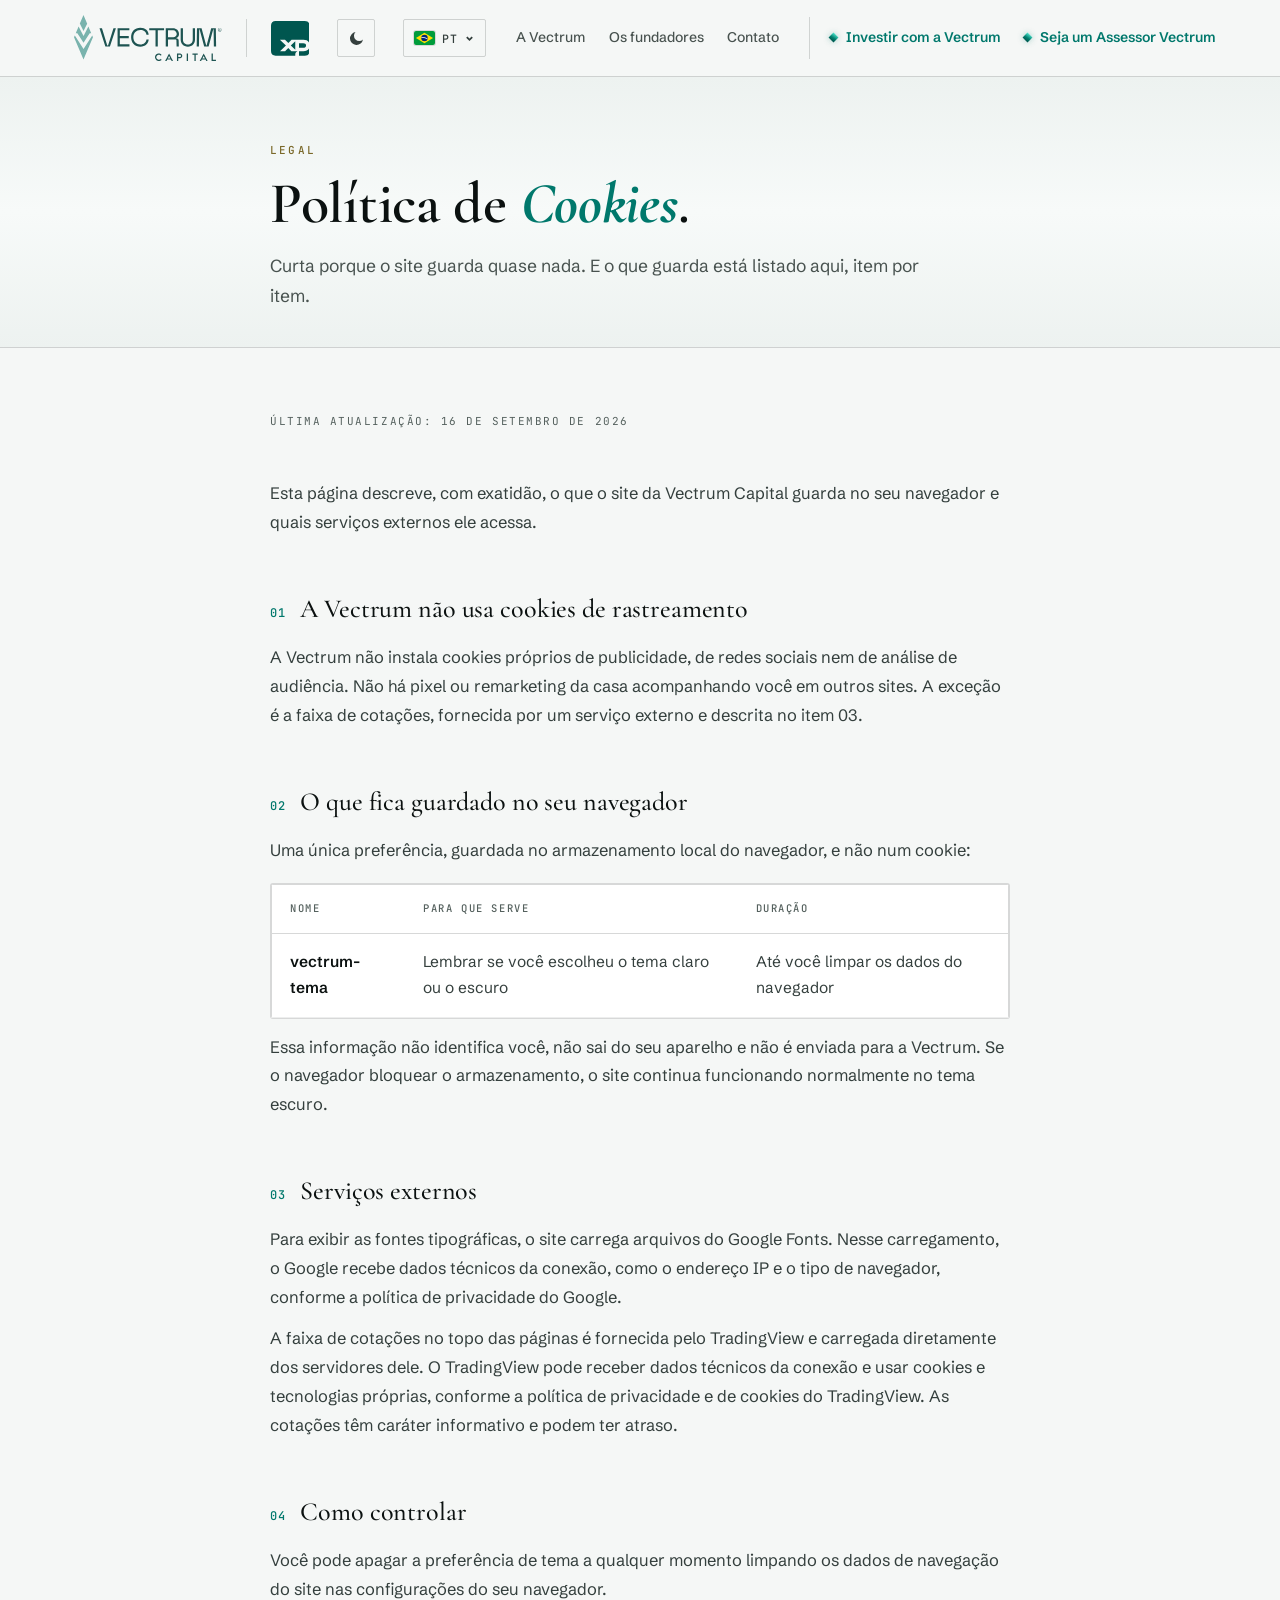
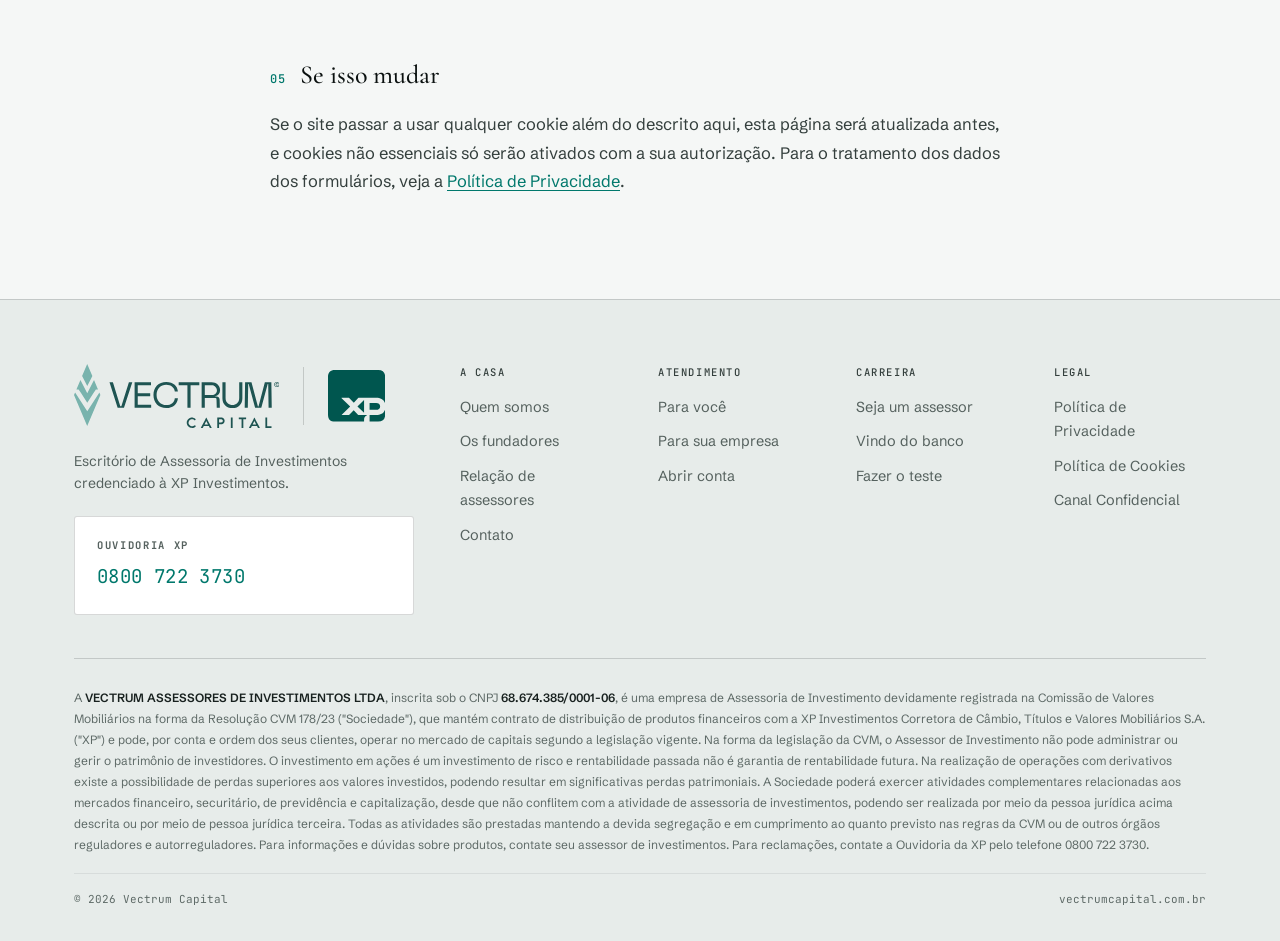
<file: cookies.html>
<!doctype html>
<html lang="pt-BR" data-tema="claro">
<head>
<meta charset="utf-8">
<meta name="viewport" content="width=device-width, initial-scale=1">
<!-- previa interna: fora dos buscadores ate a casa decidir publicar -->
<meta name="robots" content="noindex, nofollow, noarchive">
<meta data-i18n-a="content:k02621931" name="description" content="O que o site da Vectrum Capital guarda no seu navegador.">
<meta name="theme-color" content="#F5F7F6">
<script>/* tema antes da pintura: o site nasce claro; quem escolheu o escuro volta no escuro */try{var tv=localStorage.getItem('vectrum-tema-v2');if(tv==='escuro')document.documentElement.removeAttribute('data-tema');else if(tv==='verde')document.documentElement.setAttribute('data-tema','verde');if((localStorage.getItem('vectrum-idioma')||'pt')!=='pt')document.documentElement.className+=' i18n-carregando'}catch(e){}</script>
<link rel="stylesheet" href="i18n/i18n.css?v=4">
<script src="i18n/i18n.js?v=6" defer></script>
<link rel="icon" type="image/svg+xml" href="favicon.svg?v=2">
<meta data-i18n-a="content:k70225f04" property="og:title" content="Política de Cookies · Vectrum">
<meta data-i18n-a="content:k02621931" property="og:description" content="O que o site da Vectrum Capital guarda no seu navegador.">
<meta property="og:type" content="website">
<title data-i18n="k70225f04">Política de Cookies · Vectrum</title>
<link rel="preconnect" href="https://fonts.googleapis.com">
<link rel="preconnect" href="https://fonts.gstatic.com" crossorigin>
<link rel="stylesheet" href="https://fonts.googleapis.com/css2?family=Cormorant+Garamond:ital,wght@0,300;0,400;0,500;0,600;0,700;1,500;1,600;1,700&family=Schibsted+Grotesk:wght@400;500;600;700;800&family=JetBrains+Mono:wght@400;500;700&display=swap">

<style>
:root{
  /* texto mais claro e mais legivel que a versao anterior */
  --ink-0:#FFFFFF; --ink-1:#EDEFEE; --ink-2:#C8CCCB; --ink-3:#9AA3A1; --ink-4:#848D8B; --ink-5:#7A8381;

  --green:#00665E; --green-live:#16BFA9; --green-deep:#002420; --green-abyss:#001210; --surface:#00231F;
  --metal:#B8A567; --preto:#121212;
  --up:#16BFA9; --down:#E8685C;

  --bg:#000000; --card:#080A0A; --card-hi:#0E1312;
  --line:rgba(200,204,203,.13); --line-soft:rgba(200,204,203,.06);

  --f-disp:"Fraunces",Georgia,serif;
  --f-ui:"Schibsted Grotesk",system-ui,-apple-system,sans-serif;
  --f-mono:"JetBrains Mono",ui-monospace,Menlo,monospace;
  --f-marca:"Cormorant Garamond",Georgia,serif;

  /* superficies que o tema claro precisa inverter */
  --nav-bg:rgba(0,0,0,.84); --nav-bg-mob:rgba(0,0,0,.98);
  --selo-bg:rgba(0,0,0,.6); --selo-bd:rgba(184,165,103,.3); --selo-tx:rgba(184,165,103,.92);
  --faixa-1:linear-gradient(180deg,#000,#01100E 52%,#000);
  --faixa-2:linear-gradient(180deg,#000,#01100E 50%,#000);
  --faixa-3:radial-gradient(62% 70% at 50% 0%, rgba(0,102,94,.2), transparent 64%),#000;
  --carreira-bg:linear-gradient(180deg,#000,#01100E 40%,#001A17);
  --foco-bg:#0E1312;
  --ticker-bg:#050707; --rodape-bg:#020303; --campo-bg:#0A0D0D;
  --tiras-bg:#060808; --tira-bg:#0C110F; --galeria-bg:#0A0E0D; --hover-suave:rgba(255,255,255,.03);

  --pad:clamp(20px,5vw,64px);
  --nav-h:76px;
  --ease:cubic-bezier(.16,.84,.44,1);
}
/* ====== TEMA CLARO ======
   O site nasce claro (pedido da Victoria, 27/09). O escuro e opcional e entra so quando a pessoa clica.
   Aqui so os tokens mudam: nenhuma regra de layout e reescrita. */
:root[data-tema="claro"]{
  --ink-0:#0B1110; --ink-1:#18211F; --ink-2:#343F3D; --ink-3:#48524F; --ink-4:#55615E; --ink-5:#5E6A67;

  --green:#00564F; --green-live:#00786C; --metal:#7A6829;
  --up:#0B7D6E; --down:#BE4237;

  --bg:#F5F7F6; --card:#FFFFFF; --card-hi:#ECF1EF;
  --line:rgba(11,17,16,.16); --line-soft:rgba(11,17,16,.07);

  --nav-bg:rgba(245,247,246,.86); --nav-bg-mob:rgba(245,247,246,.98);
  --selo-bg:rgba(122,104,41,.09); --selo-bd:rgba(122,104,41,.34); --selo-tx:#6B5A22;
  --faixa-1:linear-gradient(180deg,#EDF2F0,#F7FAF9 52%,#EDF2F0);
  --faixa-2:linear-gradient(180deg,#EDF2F0,#F7FAF9 50%,#EDF2F0);
  --faixa-3:radial-gradient(62% 70% at 50% 0%, rgba(0,102,94,.10), transparent 64%),#F0F4F3;
  --carreira-bg:linear-gradient(180deg,#EDF2F0,#F3F7F6 40%,#E6EFED);
  --foco-bg:#FFFFFF;
  --ticker-bg:#EDF1F0; --rodape-bg:#E7ECEA; --campo-bg:#FFFFFF;
  --tiras-bg:#E9EEEC; --tira-bg:#DDE5E3; --galeria-bg:#E4EBE9; --hover-suave:rgba(11,17,16,.05);
}
/* ====== TEMA VERDE (28/09) ======
   Terceira opção: o verde Aston Martin da marca (#00665E) vira o ambiente.
   Parte do escuro (texto claro) e troca só as superfícies e os acentos. */
:root[data-tema="verde"]{
  --green:#008C80; --green-live:#7FE3D2; --green-deep:#00241F; --green-abyss:#001A17; --surface:#003A34;
  --up:#7FE3D2; --down:#FF9A8F;
  --bg:#00332E; --card:#003D37; --card-hi:#004841;
  --line:rgba(255,255,255,.15); --line-soft:rgba(255,255,255,.07);
  --nav-bg:rgba(0,51,46,.88); --nav-bg-mob:rgba(0,51,46,.98);
  --selo-bg:rgba(0,36,31,.55);
  --faixa-1:linear-gradient(180deg,#00332E,#003E38 52%,#00332E);
  --faixa-2:linear-gradient(180deg,#00332E,#003E38 50%,#00332E);
  --faixa-3:radial-gradient(62% 70% at 50% 0%, rgba(127,227,210,.14), transparent 64%),#00332E;
  --carreira-bg:linear-gradient(180deg,#00332E,#003A34 40%,#00443D);
  --foco-bg:#003D37;
  --ticker-bg:#002C28; --rodape-bg:#002622; --campo-bg:#003A34;
  --tiras-bg:#002E29; --tira-bg:#003D37; --galeria-bg:#003530; --hover-suave:rgba(255,255,255,.05);
}
/* o veu sobre foto continua escuro nos dois temas: ele protege texto branco sobre imagem */
/* rotulo verde sobre foto: a foto continua escura, entao o verde vivo do tema escuro e o que aparece */
:root[data-tema="claro"] .socio .galeria .nome-sobre span,
:root[data-tema="claro"] .faixa-img .frase small{color:#16BFA9}
/* cartoes das faixas: o veu escuro sobre card claro virava cinza sujo, no claro a mesa some no papel */
:root[data-tema="claro"] .fx .arte{opacity:.34;filter:saturate(.5) contrast(1.02)}
:root[data-tema="claro"] .fx:hover .arte{opacity:.5}
:root[data-tema="claro"] .fx .arte::after{background:linear-gradient(178deg, rgba(255,255,255,.05) 0%, rgba(255,255,255,.78) 42%, rgba(255,255,255,.97) 70%, #FFFFFF 100%)}
:root[data-tema="claro"] .fx .brasao{filter:drop-shadow(0 6px 14px rgba(0,36,32,.28)) drop-shadow(0 0 18px rgba(22,191,169,.12))}

*{box-sizing:border-box}
html{scroll-behavior:smooth;scroll-padding-top:calc(var(--nav-h) + 14px)}
body{
  margin:0;background:var(--bg);color:var(--ink-2);
  font-family:var(--f-ui);font-weight:400;font-size:17px;line-height:1.7;
  -webkit-font-smoothing:antialiased;overflow-x:hidden;
}
.wrap{max-width:1260px;margin:0 auto;padding-inline:var(--pad)}
h1,h2,h3,h4{margin:0;text-wrap:balance;color:var(--ink-1)}
p{margin:0}
a{color:inherit}
img{max-width:100%;display:block}

/* tipografia com carater: display Fraunces, corpo grotesca, numeros mono */
h1,h2{font-family:var(--f-disp);font-weight:500;font-variation-settings:"SOFT" 0,"WONK" 0;letter-spacing:-.012em}
h3{font-family:var(--f-ui);font-weight:600;letter-spacing:-.005em}
.num-mono{font-family:var(--f-mono);font-variant-numeric:tabular-nums}

.eyebrow{font-family:var(--f-mono);font-size:11px;font-weight:500;letter-spacing:.2em;text-transform:uppercase;color:var(--green-live);margin:0}
.eyebrow.metal{color:var(--metal)}
.lede{color:var(--ink-3);font-size:17.5px;max-width:60ch;line-height:1.72}
strong{color:var(--ink-1);font-weight:600}

/* marca */
.vsym{fill:currentColor}   /* fill precisa ser herdado: nao atravessa o shadow do <use> */
.xp{fill:currentColor}
.vname{font-family:var(--f-marca);font-weight:300;line-height:1;letter-spacing:.055em;white-space:nowrap}
.vdesc{font-family:var(--f-ui);font-weight:500;letter-spacing:.4em;text-transform:uppercase;padding-left:.4em;white-space:nowrap}

/* lockup com a XP, padrao dos credenciados: fio vertical, alinhado pela altura */
.lockup{display:flex;align-items:center;gap:clamp(14px,1.9vw,24px)}
.lockup .lk-v{display:flex;align-items:center;gap:clamp(12px,1.5vw,19px);color:var(--ink-0)}
.lockup .lk-fio{width:1px;background:var(--line);flex:none}
.lockup .xp{width:auto;flex:none;color:var(--ink-1)}

/* slot */
.slot::after{
  content:attr(data-slot);position:absolute;top:9px;left:9px;z-index:4;
  font-family:var(--f-mono);font-size:8.5px;font-weight:500;letter-spacing:.11em;text-transform:uppercase;
  color:var(--selo-tx);background:var(--selo-bg);border:1px solid var(--selo-bd);
  padding:3px 7px;border-radius:2px;pointer-events:none;
}
.foto-vazia{background:radial-gradient(70% 90% at 30% 10%, rgba(22,191,169,.10), transparent 62%),linear-gradient(160deg,#0E1413,#060909);position:relative;overflow:hidden}

/* ================= NAV ================= */
.nav{position:sticky;top:0;z-index:70;background:var(--nav-bg);backdrop-filter:blur(18px);border-bottom:1px solid var(--line)}
.nav-in{display:flex;align-items:center;gap:clamp(12px,2.2vw,34px);height:var(--nav-h)}
.nav-marca{text-decoration:none;flex:none}
.nav-marca .vsym{height:40px}
.nav-marca .vname{font-size:27px;letter-spacing:.07em}
.nav-marca .vdesc{font-size:6.5px;letter-spacing:.46em;padding-left:.46em;margin-top:5px;color:var(--ink-4)}
.nav-marca .lk-fio{height:38px}
.nav-marca .xp{height:35px}
.nav-links{display:flex;align-items:center;gap:clamp(9px,1.5vw,24px);margin-left:auto}
.nav-links a{
  font-size:14px;font-weight:500;color:var(--ink-3);text-decoration:none;
  padding:9px 2px;position:relative;transition:color .22s;white-space:nowrap;
}
.nav-links a::after{content:"";position:absolute;left:0;right:100%;bottom:4px;height:1px;background:var(--green-live);transition:right .32s var(--ease)}
.nav-links a:hover{color:var(--ink-0)}
.nav-links a:hover::after{right:0}
.nav-links a.destaque{color:var(--green-live);font-weight:600}
.nav-cta{
  flex:none;background:var(--green);color:#fff;text-decoration:none;font-family:var(--f-ui);
  font-size:13.5px;font-weight:600;padding:12px 22px;border-radius:2px;
  transition:background .24s,transform .24s,box-shadow .24s;white-space:nowrap;
}
.nav-cta:hover{background:#007D72;transform:translateY(-1px);box-shadow:0 8px 22px -8px rgba(0,102,94,.8)}
.nav-tema{background:none;border:1px solid var(--line);border-radius:2px;color:var(--ink-2);
  width:38px;height:38px;flex:none;cursor:pointer;display:grid;place-items:center;
  transition:border-color .25s var(--ease),color .25s var(--ease)}
.nav-tema:hover{border-color:var(--green-live);color:var(--ink-0)}
.nav-tema svg{width:17px;height:17px;fill:currentColor}
/* o ícone mostra o PRÓXIMO tema: claro → escuro (lua) → verde (bolinha verde) → claro (sol) */
.nav-tema .t-lua,.nav-tema .t-sol{display:none}
:root[data-tema="claro"] .nav-tema .t-lua{display:block}
:root[data-tema="claro"] .nav-tema .t-verde{display:none}
:root[data-tema="verde"] .nav-tema .t-sol{display:block}
:root[data-tema="verde"] .nav-tema .t-verde{display:none}
.nav-burger{display:none;margin-left:auto;background:none;border:1px solid var(--line);border-radius:2px;color:var(--ink-1);padding:9px 13px;cursor:pointer;font-family:var(--f-ui);font-size:13px;font-weight:500}
@media(max-width:1060px){
  .nav-links{display:none;position:absolute;top:var(--nav-h);left:0;right:0;background:var(--nav-bg-mob);border-bottom:1px solid var(--line);flex-direction:column;align-items:flex-start;gap:0;padding:8px var(--pad) 18px;margin:0}
  .nav-links.aberto{display:flex}
  .nav-links a{width:100%;padding:14px 0;border-bottom:1px solid var(--line-soft)}
  .nav-burger{display:block}.nav-cta{display:none}
}

/* ================= HERO ================= */
.hero{position:relative;padding-block:clamp(52px,8vw,96px) clamp(44px,6vw,78px);overflow:hidden}
.hero-fundo{position:absolute;inset:0;z-index:0;
  background:radial-gradient(56% 60% at 74% 16%, rgba(0,102,94,.32), transparent 62%),
             radial-gradient(46% 50% at 12% 86%, rgba(22,191,169,.10), transparent 60%),
             var(--faixa-1)}
.hero-grade{position:absolute;inset:0;z-index:0;opacity:.55;
  background-image:linear-gradient(rgba(255,255,255,.022) 1px,transparent 1px),linear-gradient(90deg,rgba(255,255,255,.022) 1px,transparent 1px);
  background-size:68px 68px;mask-image:radial-gradient(70% 70% at 50% 40%,#000,transparent)}
.hero-in{position:relative;z-index:1;display:grid;grid-template-columns:minmax(0,1.04fr) minmax(0,.96fr);gap:clamp(30px,4.6vw,64px);align-items:center}
@media(max-width:940px){.hero-in{grid-template-columns:1fr}}
.hero h1{font-size:clamp(40px,6.2vw,76px);line-height:1.04;margin-block:20px 22px;color:var(--ink-0);font-weight:500}
.hero h1 em{font-style:italic;color:var(--green-live);font-weight:500}
.hero .sub{color:var(--ink-2);font-size:clamp(16px,1.5vw,18.5px);max-width:50ch;line-height:1.7}
.hero-botoes{display:flex;flex-wrap:wrap;gap:13px;margin-top:32px}
.btn{
  display:inline-flex;align-items:center;justify-content:center;gap:9px;text-decoration:none;border:0;cursor:pointer;
  font-family:var(--f-ui);font-size:14.5px;font-weight:600;
  padding:15px 28px;border-radius:2px;position:relative;overflow:hidden;
  transition:background .24s,transform .24s,border-color .24s,color .24s,box-shadow .24s;
}
.btn-1{background:var(--green);color:#fff}
.btn-1:hover{background:#007D72;transform:translateY(-2px);box-shadow:0 12px 30px -10px rgba(0,102,94,.9)}
.btn-2{background:transparent;color:var(--ink-1);border:1px solid rgba(200,204,203,.3)}
.btn-2:hover{border-color:var(--green-live);color:var(--green-live);transform:translateY(-2px);background:rgba(22,191,169,.06)}
.btn:focus-visible{outline:2px solid var(--green-live);outline-offset:3px}

.hero-visual{position:relative;aspect-ratio:4/5;border:1px solid var(--line);border-radius:3px;overflow:hidden}
.hero-visual img,.hero-visual video{width:100%;height:100%;object-fit:cover;display:block;transform:scale(1.02);transition:transform 1.1s var(--ease)}
.hero-visual:hover img,.hero-visual:hover video{transform:scale(1.06)}
.hero-visual::after{content:"";position:absolute;inset:0;background:linear-gradient(180deg,rgba(0,0,0,.18) 0%,rgba(0,0,0,0) 34%,rgba(0,0,0,.62) 100%);pointer-events:none}
.hero-visual .legenda{position:absolute;left:0;right:0;bottom:0;z-index:2;padding:20px 22px;font-family:var(--f-mono);font-size:10.5px;letter-spacing:.14em;text-transform:uppercase;color:rgba(255,255,255,.72)}
@media(max-width:940px){.hero-visual{aspect-ratio:16/10}}

/* ================= NUMEROS ================= */
.numeros{display:grid;grid-template-columns:repeat(auto-fit,minmax(172px,1fr));gap:1px;background:var(--line-soft);border-block:1px solid var(--line)}
.num{background:var(--card);padding:clamp(24px,3vw,36px) clamp(18px,2vw,28px);display:flex;flex-direction:column;gap:7px;position:relative;transition:background .35s}
.num::before{content:"";position:absolute;inset:0;background:radial-gradient(70% 100% at 50% 0%, rgba(22,191,169,.10), transparent 70%);opacity:0;transition:opacity .4s}
.num:hover{background:var(--card-hi)}
.num:hover::before{opacity:1}
.num b{font-family:var(--f-mono);font-weight:700;font-size:clamp(28px,3.6vw,42px);line-height:1;color:var(--ink-0);letter-spacing:-.02em;position:relative}
.num span{font-family:var(--f-mono);font-size:10.5px;letter-spacing:.16em;text-transform:uppercase;color:var(--ink-4);position:relative}

/* ================= SECOES ================= */
.sec{padding-block:clamp(60px,8vw,110px);position:relative}
.sec-linha{border-top:1px solid var(--line)}
.sec-head{max-width:60ch;margin-bottom:clamp(30px,4vw,52px)}
.sec-head h2{font-size:clamp(31px,4.4vw,52px);line-height:1.1;margin-block:14px 17px;color:var(--ink-0);font-weight:500}
.sec-head h2 em{font-style:italic;color:var(--green-live)}
.faixa-escura{background:var(--faixa-2)}
.faixa-verde{background:var(--faixa-3)}

/* ============ BLOCO VIVO: base de todo card ============ */
.vivo{
  position:relative;background:var(--card);border:1px solid var(--line);border-radius:3px;
  overflow:hidden;isolation:isolate;
  transition:transform .42s var(--ease),border-color .42s,background .42s,box-shadow .42s;
}
.vivo::before{ /* luz que segue o ponteiro */
  content:"";position:absolute;inset:-1px;z-index:0;pointer-events:none;opacity:0;
  background:radial-gradient(320px circle at var(--mx,50%) var(--my,0%), rgba(22,191,169,.16), transparent 62%);
  transition:opacity .45s;
}
.vivo::after{ /* filete superior que cresce */
  content:"";position:absolute;top:0;left:0;height:2px;width:0;z-index:2;
  background:linear-gradient(90deg,var(--green-live),rgba(22,191,169,0));
  transition:width .55s var(--ease);
}
.vivo:hover{transform:translateY(-5px);border-color:rgba(22,191,169,.34);background:var(--card-hi);box-shadow:0 22px 44px -26px rgba(0,0,0,.95)}
.vivo:hover::before{opacity:1}
.vivo:hover::after{width:100%}
.vivo > *{position:relative;z-index:1}

/* ================= DIFERENCIAIS ================= */
.grade-6{display:grid;grid-template-columns:repeat(auto-fit,minmax(288px,1fr));gap:clamp(14px,1.7vw,20px)}
.dcard{padding:clamp(24px,2.7vw,32px);display:flex;flex-direction:column;gap:13px}
.dcard .ico{width:30px;height:30px;color:var(--green-live);transition:transform .45s var(--ease),color .3s}
.dcard:hover .ico{transform:translateY(-2px) scale(1.08)}
.dcard .ico svg{width:100%;height:100%;fill:none;stroke:currentColor;stroke-width:1.4;stroke-linecap:round;stroke-linejoin:round}
.dcard h3{font-size:18px;color:var(--ink-0)}
.dcard p{font-size:15.5px;line-height:1.66;color:var(--ink-2)}
.dcard .grifo{color:var(--green-live);font-weight:600}

/* ================= FAIXAS ================= */
.faixas{display:grid;grid-template-columns:repeat(auto-fit,minmax(250px,1fr));gap:clamp(12px,1.5vw,16px)}
.fx{padding:clamp(30px,3.4vw,44px);display:flex;flex-direction:column;gap:11px;position:relative;overflow:hidden;min-height:clamp(260px,26vw,330px);justify-content:flex-end}
/* arte de fundo: malha geométrica que ganha densidade conforme o nível sobe */
.fx .arte{
  position:absolute;inset:0;z-index:0;pointer-events:none;
  background-size:cover;background-position:center;
  opacity:.50;filter:saturate(.62) contrast(1.06);
  transition:opacity .7s var(--ease),transform 1.5s var(--ease),filter .7s;
  transform:scale(1.05);
}
/* o véu mantém o texto legível e deixa a mesa aparecer só no topo do card */
.fx .arte::after{
  content:"";position:absolute;inset:0;
  background:linear-gradient(178deg, rgba(0,0,0,.18) 0%, rgba(4,10,9,.72) 46%, rgba(4,10,9,.96) 78%, #040A09 100%);
}
.fx:hover .arte{opacity:.78;transform:scale(1.1);filter:saturate(.85) contrast(1.1)}
.fx > *:not(.arte){position:relative;z-index:1}
/* selo sólido: massa de metal, não contorno */
.fx .brasao{width:78px;height:78px;margin-bottom:16px;display:block;position:relative;
  filter:drop-shadow(0 6px 16px rgba(0,0,0,.95)) drop-shadow(0 0 22px rgba(22,191,169,.18))}
.fx .brasao svg{width:100%;height:100%;overflow:visible;transition:transform .55s var(--ease)}
.fx .brasao .corpo{fill:url(#metal);transition:fill .5s}
.fx .brasao .chapa{fill:url(#chapa)}
.fx .brasao .aro{fill:none;stroke:rgba(255,255,255,.34);stroke-width:1.1}
.fx .brasao .vinco{fill:none;stroke:rgba(0,0,0,.42);stroke-width:1.4}
.fx .brasao .cravo{fill:#0B1413}
.fx .brasao .lasca{fill:rgba(255,255,255,.20)}
.fx .brasao .numeral{
  font-family:var(--f-mono);font-size:15px;font-weight:700;letter-spacing:.04em;
  fill:#04100E;text-anchor:middle;
}
.fx:hover .brasao svg{transform:scale(1.07) rotate(-4deg)}
.fx:hover .brasao .corpo{fill:url(#metal-hi)}
.fx .valor{font-family:var(--f-mono);font-size:11.5px;letter-spacing:.13em;text-transform:uppercase;color:var(--green-live);font-weight:500}
.fx .nivel{font-family:var(--f-disp);font-size:29px;color:var(--ink-0);font-weight:500;line-height:1.1}
.fx ul{list-style:none;margin:10px 0 0;padding:0;display:flex;flex-direction:column;gap:9px}
.fx li{font-size:15px;color:var(--ink-2);padding-left:18px;position:relative;line-height:1.55}
.carreira .sub-titulo{font-family:var(--f-disp);font-size:clamp(21px,2.6vw,31px);line-height:1.2;color:var(--ink-2);font-weight:400;margin:-4px 0 18px}
.carreira .sub-titulo em{font-style:italic;color:var(--green-live)}
.fx li::before{content:"";position:absolute;left:0;top:9px;width:6px;height:6px;background:var(--green-live);transform:rotate(45deg);transition:transform .4s var(--ease)}
.fx:hover li::before{transform:rotate(135deg)}

/* ================= FUNDADORES ================= */
.socios{display:grid;grid-template-columns:repeat(auto-fit,minmax(310px,1fr));gap:clamp(16px,2vw,24px)}
.socio{display:flex;flex-direction:column}
.socio .galeria{position:relative;aspect-ratio:4/5;overflow:hidden;background:var(--galeria-bg)}
.socio .galeria img{position:absolute;inset:0;width:100%;height:100%;object-fit:cover;opacity:0;transform:scale(1.06);transition:opacity .72s var(--ease),transform 1.3s var(--ease)}
.socio .galeria img.ativa{opacity:1;transform:scale(1)}
.socio .galeria .veu{position:absolute;inset:0;background:linear-gradient(180deg,rgba(0,0,0,.05) 0%,rgba(0,0,0,0) 40%,rgba(0,0,0,.82) 100%);z-index:2;pointer-events:none}
.socio .galeria .contador{position:absolute;top:12px;right:13px;z-index:3;font-family:var(--f-mono);font-size:10px;letter-spacing:.1em;color:rgba(255,255,255,.72);background:rgba(0,0,0,.45);border:1px solid rgba(255,255,255,.14);padding:3px 8px;border-radius:2px}
.socio .galeria .nome-sobre{position:absolute;left:0;right:0;bottom:0;z-index:3;padding:0 20px 16px;display:flex;flex-direction:column;gap:3px}
.socio .galeria .nome-sobre b{font-family:var(--f-disp);font-size:30px;font-weight:500;color:#fff;line-height:1.05}
.socio .galeria .nome-sobre span{font-family:var(--f-mono);font-size:10px;letter-spacing:.16em;text-transform:uppercase;color:var(--green-live)}

/* miniaturas: a selecionada se destaca */
.tiras{display:flex;gap:7px;padding:12px 14px;background:var(--tiras-bg);border-bottom:1px solid var(--line-soft);overflow-x:auto;scrollbar-width:none}
.tiras::-webkit-scrollbar{display:none}
.tira{
  flex:0 0 auto;width:46px;height:46px;border-radius:2px;overflow:hidden;cursor:pointer;position:relative;
  border:1px solid var(--line);background:var(--tira-bg);padding:0;
  opacity:.48;filter:grayscale(.55);
  transition:opacity .35s,filter .35s,transform .35s var(--ease),border-color .35s,width .35s var(--ease),height .35s var(--ease);
}
.tira img{width:100%;height:100%;object-fit:cover}
.tira:hover{opacity:.85;filter:grayscale(.15);transform:translateY(-2px)}
.tira[aria-selected="true"]{opacity:1;filter:none;border-color:var(--green-live);width:58px;height:58px;box-shadow:0 0 0 1px rgba(22,191,169,.45),0 8px 20px -10px rgba(22,191,169,.7)}
.tira.vazia{display:grid;place-items:center}
.tira.vazia span{font-family:var(--f-mono);font-size:15px;color:var(--ink-5)}
.tira:focus-visible{outline:2px solid var(--green-live);outline-offset:2px}

.socio .corpo{padding:clamp(20px,2.3vw,26px);display:flex;flex-direction:column;gap:14px;flex:1}
.socio .bio{font-size:15px;line-height:1.65;color:var(--ink-2)}
.socio .skills{display:flex;flex-wrap:wrap;gap:6px}
.socio .skills span{font-family:var(--f-mono);font-size:10px;letter-spacing:.07em;text-transform:uppercase;color:var(--ink-2);border:1px solid var(--line);border-radius:2px;padding:5px 9px;transition:border-color .3s,color .3s,background .3s}
.socio:hover .skills span{border-color:rgba(22,191,169,.24)}
.socio .trilha{margin-top:auto;padding-top:15px;border-top:1px solid var(--line-soft);display:flex;flex-direction:column;gap:7px}
.socio .trilha i{font-style:normal;font-size:13.5px;color:var(--ink-4);display:flex;gap:12px}
.socio .trilha i b{font-family:var(--f-mono);color:var(--ink-2);font-weight:500;font-size:11px;letter-spacing:.08em;text-transform:uppercase;min-width:82px;padding-top:2px}

/* ================= CLASSES ================= */
.classes{display:grid;grid-template-columns:repeat(auto-fit,minmax(186px,1fr));gap:clamp(10px,1.2vw,14px)}
.cl{padding:22px 20px 24px;display:flex;flex-direction:column;gap:7px}
.cl b{font-size:15.5px;font-weight:600;color:var(--ink-1)}
.cl span{font-size:13px;color:var(--ink-4);line-height:1.5}

/* insígnias: desenhadas com o vocabulário da marca — ângulos, losangos e retas */
.insignia{
  width:38px;height:38px;margin-bottom:9px;position:relative;
  display:grid;place-items:center;flex:none;
}
.insignia::before{ /* moldura em losango, o motivo da casa */
  content:"";position:absolute;inset:2px;border:1px solid var(--line);
  transform:rotate(45deg);border-radius:2px;
  transition:border-color .45s var(--ease),transform .55s var(--ease),background .45s;
}
.cl:hover .insignia::before,.fx:hover .insignia::before{
  border-color:rgba(22,191,169,.42);transform:rotate(90deg);
  background:radial-gradient(60% 60% at 50% 50%, rgba(22,191,169,.10), transparent 70%);
}
.insignia svg{
  position:relative;width:19px;height:19px;
  fill:none;stroke:var(--green-live);stroke-width:1.5;
  stroke-linecap:round;stroke-linejoin:round;
  transition:transform .45s var(--ease),stroke .3s;
}
.cl:hover .insignia svg,.fx:hover .insignia svg{transform:scale(1.12)}
.insignia svg .cheio{fill:var(--green-live);stroke:none}

/* ================= CARREIRA ================= */
.carreira{background:var(--carreira-bg)}
.verdade{display:grid;grid-template-columns:repeat(auto-fit,minmax(255px,1fr));gap:clamp(12px,1.5vw,16px)}
.vd{padding:clamp(22px,2.5vw,28px);display:flex;flex-direction:column;gap:9px}
.vd .fase{font-family:var(--f-mono);font-size:10.5px;letter-spacing:.16em;text-transform:uppercase;color:var(--metal);font-weight:500}
.vd b{font-family:var(--f-disp);font-size:26px;font-weight:500;color:var(--ink-0);line-height:1.12}
.vd p{font-size:14.5px;color:var(--ink-2);line-height:1.62}
.vd .barra{height:3px;background:rgba(200,204,203,.1);border-radius:2px;overflow:hidden;margin-top:4px}
.vd .barra i{display:block;height:100%;background:linear-gradient(90deg,var(--green),var(--green-live));width:0;transition:width 1.1s var(--ease)}
.vd.revela .barra i,.vd:hover .barra i{width:var(--w,25%)}

.tab-rolagem{overflow-x:auto;border:1px solid var(--line);border-radius:3px;background:var(--card)}
.comparativo{width:100%;border-collapse:collapse;font-size:15px;min-width:560px}
.comparativo th,.comparativo td{padding:15px 18px;text-align:left;border-bottom:1px solid var(--line-soft)}
.comparativo thead th{font-family:var(--f-mono);font-size:10.5px;letter-spacing:.15em;text-transform:uppercase;color:var(--ink-4);font-weight:500;border-bottom:1px solid var(--line)}
.comparativo tbody th{font-weight:400;color:var(--ink-3);font-size:14.5px}
.comparativo tbody tr{transition:background .3s}
.comparativo tbody tr:hover{background:rgba(22,191,169,.04)}
.comparativo .assessor{color:var(--ink-0);font-weight:500}
.comparativo .banco{color:var(--ink-4)}
.comparativo tr.destaque td,.comparativo tr.destaque th{background:rgba(22,191,169,.07)}
.comparativo tr.destaque .assessor{color:var(--green-live);font-weight:600}

.quiz-chamada{
  margin-top:clamp(28px,3.4vw,44px);border:1px solid rgba(22,191,169,.32);border-radius:3px;
  background:radial-gradient(70% 150% at 10% 0%, rgba(0,102,94,.28), transparent 68%),var(--card);
  padding:clamp(26px,3.4vw,46px);
  display:flex;flex-wrap:wrap;gap:clamp(20px,3vw,40px);align-items:center;justify-content:space-between;
  position:relative;overflow:hidden;
}
.quiz-chamada .txt{flex:1 1 320px;display:flex;flex-direction:column;gap:12px}
.quiz-chamada h3{font-family:var(--f-disp);font-size:clamp(26px,3.2vw,38px);font-weight:500;color:var(--ink-0);line-height:1.12}
.quiz-chamada p{font-size:15.5px;color:var(--ink-2);max-width:46ch}
.quiz-passos{display:flex;flex-wrap:wrap;gap:7px;margin-top:5px}
.quiz-passos span{font-family:var(--f-mono);font-size:10px;letter-spacing:.08em;text-transform:uppercase;color:var(--ink-3);border:1px solid var(--line);border-radius:2px;padding:6px 10px;transition:border-color .3s,color .3s}
.quiz-chamada:hover .quiz-passos span{border-color:rgba(22,191,169,.3);color:var(--ink-2)}

/* ================= MIDIA ================= */
.midia{display:grid;grid-template-columns:repeat(auto-fit,minmax(258px,1fr));gap:clamp(14px,1.7vw,20px)}
.mcard{display:flex;flex-direction:column}
.mcard .capa{aspect-ratio:16/10;position:relative;overflow:hidden}
.mcard .capa img{width:100%;height:100%;object-fit:cover;transform:scale(1.02);transition:transform 1.1s var(--ease),filter .5s}
.mcard:hover .capa img{transform:scale(1.07)}
.mcard .capa::after{content:"";position:absolute;inset:0;background:linear-gradient(180deg,rgba(0,0,0,.25),rgba(0,0,0,.55));pointer-events:none}
/* tarja de exemplo: sai quando entrar materia real */
.mcard .tarja{
  position:absolute;top:10px;left:10px;z-index:3;
  font-family:var(--f-mono);font-size:9px;font-weight:500;letter-spacing:.16em;text-transform:uppercase;
  color:var(--selo-tx);background:var(--selo-bg);border:1px solid var(--selo-bd);
  padding:4px 8px;border-radius:2px;
}
.mcard .txt{padding:19px 21px 23px;display:flex;flex-direction:column;gap:10px;flex:1}
.mcard .txt p{font-size:15px;color:var(--ink-2);line-height:1.5}
.mcard .veic{margin-top:auto;padding-top:13px;border-top:1px solid var(--line-soft);font-family:var(--f-mono);font-size:10.5px;letter-spacing:.12em;text-transform:uppercase;color:var(--ink-4)}

/* ================= MAPA ================= */
.mapa-bloco{display:grid;grid-template-columns:minmax(0,.85fr) minmax(0,1.15fr);gap:clamp(28px,4vw,60px);align-items:center}
@media(max-width:900px){.mapa-bloco{grid-template-columns:1fr}}
.mapa-caixa{position:relative;display:grid;place-items:center;padding:clamp(14px,2vw,26px)}
.mapa-svg{width:100%;max-width:420px;height:auto;overflow:visible}
.mapa-svg .pais{fill:#0B1110;stroke:rgba(200,204,203,.22);stroke-width:1.2;stroke-linejoin:round}
.mapa-svg .sp{fill:var(--green);stroke:var(--green-live);stroke-width:1.4;opacity:0;animation:acende 1s var(--ease) .35s forwards}
@keyframes acende{to{opacity:1}}
.mapa-svg .pulso{fill:none;stroke:var(--green-live);stroke-width:1.5;transform-origin:268px 322px;animation:pulsar 2.9s ease-out infinite}
@keyframes pulsar{0%{r:7;opacity:.85}70%{r:30;opacity:0}100%{r:30;opacity:0}}
.mapa-svg .ponto{fill:var(--green-live)}
.mapa-svg .risca{stroke:var(--green-live);stroke-width:1;stroke-dasharray:3 3}
.mapa-svg .rotulo{font-family:var(--f-mono);font-size:12px;letter-spacing:.14em;text-transform:uppercase;fill:var(--green-live)}
.mapa-svg .rotulo-sub{font-family:var(--f-mono);font-size:9px;letter-spacing:.1em;fill:var(--ink-4)}
.mapa-legenda{display:flex;flex-direction:column;gap:14px}
.praca{padding:clamp(20px,2.3vw,26px);display:flex;align-items:flex-start;gap:16px}
.praca .marcador{width:10px;height:10px;border-radius:50%;background:var(--green-live);margin-top:7px;flex:none;box-shadow:0 0 0 4px rgba(22,191,169,.15)}
.praca.futura .marcador{background:transparent;border:1px solid var(--ink-4);box-shadow:none}
.praca .txt{display:flex;flex-direction:column;gap:5px}
.praca b{font-family:var(--f-disp);font-size:24px;font-weight:500;color:var(--ink-0)}
.praca span{font-size:14.5px;color:var(--ink-3);line-height:1.55}
.praca .marca-tempo{font-family:var(--f-mono);font-size:10px;letter-spacing:.14em;text-transform:uppercase;color:var(--metal)}

/* ================= FORM ================= */
.mel{position:absolute;left:-9999px;width:1px;height:1px;overflow:hidden}
.form-bloco{display:grid;grid-template-columns:minmax(0,.92fr) minmax(0,1.08fr);gap:clamp(30px,4vw,64px);align-items:start}
@media(max-width:880px){.form-bloco{grid-template-columns:1fr}}
form{display:flex;flex-direction:column;gap:15px}
.campo{display:flex;flex-direction:column;gap:7px}
.campo label{font-family:var(--f-mono);font-size:10.5px;letter-spacing:.13em;text-transform:uppercase;color:var(--ink-4);font-weight:500}
.campo input,.campo select{
  font-family:var(--f-ui);font-size:15.5px;font-weight:400;color:var(--ink-1);
  background:var(--campo-bg);border:1px solid var(--line);border-radius:2px;padding:14px 15px;
  transition:border-color .25s,background .25s,box-shadow .25s;
}
.campo input::placeholder{color:var(--ink-5)}
.campo input:focus,.campo select:focus{outline:none;border-color:var(--green-live);background:var(--foco-bg);box-shadow:0 0 0 3px rgba(22,191,169,.1)}
.campo-2{display:grid;grid-template-columns:1fr 1fr;gap:15px}
@media(max-width:540px){.campo-2{grid-template-columns:1fr}}
.lgpd{display:flex;gap:12px;align-items:flex-start;font-size:13.5px;color:var(--ink-4);line-height:1.55;margin-top:5px}
.lgpd input{margin-top:3px;accent-color:var(--green);flex:none;width:16px;height:16px}
.lgpd a{color:var(--ink-2)}
.ouvidoria{margin-top:28px;padding:20px 22px;border:1px solid var(--line);border-radius:3px;background:var(--card)}
.ouvidoria b{display:block;font-family:var(--f-mono);font-size:10.5px;letter-spacing:.16em;text-transform:uppercase;color:var(--ink-4);margin-bottom:6px}
.ouvidoria span{font-family:var(--f-mono);font-size:19px;color:var(--green-live);letter-spacing:.02em}

/* ================= TICKER ================= */
.ticker{border-top:1px solid var(--line);background:var(--ticker-bg);overflow:hidden}
.ticker-topo{display:flex;align-items:center;gap:13px;flex-wrap:wrap;padding:12px 0 0}
.ticker-abas{display:flex;border:1px solid var(--line);border-radius:2px;overflow:hidden}
.ticker-abas button{
  appearance:none;border:0;background:transparent;cursor:pointer;font-family:var(--f-mono);
  font-size:10.5px;font-weight:500;letter-spacing:.12em;text-transform:uppercase;color:var(--ink-4);
  padding:8px 14px;border-right:1px solid var(--line-soft);transition:background .25s,color .25s;
}
.ticker-abas button:last-child{border-right:0}
.ticker-abas button:hover{color:var(--ink-1);background:var(--hover-suave)}
.ticker-abas button[aria-pressed="true"]{background:var(--green);color:#fff}
.ticker-abas button:focus-visible{outline:2px solid var(--green-live);outline-offset:-2px}
.ticker-nota{font-family:var(--f-mono);font-size:9.5px;letter-spacing:.1em;text-transform:uppercase;color:var(--ink-5)}
.esteira{position:relative;overflow:hidden;padding:14px 0 16px;mask-image:linear-gradient(90deg,transparent,#000 5%,#000 95%,transparent)}
.esteira-linha{display:flex;width:max-content;animation:correr 48s linear infinite;transition:opacity .2s}
.esteira:hover .esteira-linha{animation-play-state:paused}
@keyframes correr{from{transform:translateX(0)}to{transform:translateX(-50%)}}
.tk{display:flex;align-items:center;gap:10px;padding:0 26px;border-right:1px solid var(--line-soft);white-space:nowrap}
.tk .marca{
  width:22px;height:22px;min-width:22px;max-width:22px;min-height:22px;max-height:22px;
  padding:0;margin:0;flex:0 0 22px;display:grid;place-items:center;border-radius:50%;
  background:rgba(255,255,255,.05);border:1px solid var(--line-soft);overflow:hidden;
}
.tk .marca svg{width:12px;height:12px;fill:currentColor;stroke:none}
/* prefixo m- para nao colidir com classes de layout (a .fx das faixas de patrimonio) */
.tk .marca.m-btc{color:#F7931A;background:rgba(247,147,26,.1);border-color:rgba(247,147,26,.3)}
.tk .marca.m-eth{color:#9AA0C4;background:rgba(154,160,196,.12);border-color:rgba(154,160,196,.32)}
.tk .marca.m-sol{color:#14F195;background:rgba(20,241,149,.1);border-color:rgba(20,241,149,.28)}
.tk .marca.m-xrp{color:#DEDEDE;background:rgba(222,222,222,.09);border-color:rgba(222,222,222,.26)}
.tk .marca.m-ada{color:#5A96F7;background:rgba(90,150,247,.12);border-color:rgba(90,150,247,.32)}
.tk .marca.m-link{color:#6A9AF5;background:rgba(106,154,245,.12);border-color:rgba(106,154,245,.32)}
.tk .marca.m-idx{color:var(--green-live);background:rgba(22,191,169,.1);border-color:rgba(22,191,169,.28)}
.tk .marca.m-fx{color:var(--metal);background:rgba(184,165,103,.1);border-color:rgba(184,165,103,.3)}
.tk .marca.m-txt{font-family:var(--f-mono);font-size:9.5px;font-weight:700;letter-spacing:-.03em;line-height:1}
.tk .nome{font-family:var(--f-ui);font-size:13px;font-weight:600;color:var(--ink-1)}
.tk .preco{font-family:var(--f-mono);font-size:13px;color:var(--ink-2)}
.tk .var{font-family:var(--f-mono);font-size:12px;display:flex;align-items:center;gap:4px}
.tk .var.sobe{color:var(--up)} .tk .var.cai{color:var(--down)}
.tk .var svg{width:9px;height:9px;fill:currentColor}

/* ================= RODAPE ================= */
.rodape{background:var(--rodape-bg);border-top:1px solid var(--line);padding-block:clamp(44px,5vw,68px) 32px}
.rodape-topo{
  display:grid;
  grid-template-columns:minmax(340px,1.9fr) repeat(4,minmax(128px,1fr));
  gap:clamp(30px,3.6vw,54px);
  padding-bottom:clamp(30px,3.4vw,44px);border-bottom:1px solid var(--line);
}
@media(max-width:1120px){.rodape-topo{grid-template-columns:minmax(300px,1fr) repeat(2,minmax(128px,1fr))}}
@media(max-width:720px){.rodape-topo{grid-template-columns:1fr 1fr}.rodape-marca{grid-column:1 / -1}}
@media(max-width:460px){.rodape-topo{grid-template-columns:1fr}}
.rodape-marca{display:flex;flex-direction:column;gap:22px;min-width:0}
.rodape-topo > *{min-width:0}
.rodape-marca .lockup{flex-wrap:wrap;row-gap:12px}
.rodape-marca .vsym{height:62px}
.rodape-marca .vname{font-size:41px;letter-spacing:.07em}
.rodape-marca .vdesc{font-size:9px;letter-spacing:.5em;padding-left:.5em;margin-top:9px;color:var(--ink-4)}
.rodape-marca .lk-fio{height:58px}
.rodape-marca .xp{height:52px}
.rodape-marca p{font-size:14px;color:var(--ink-4);max-width:40ch;line-height:1.6}
.rodape-col{display:flex;flex-direction:column;gap:10px}
.rodape-col b{font-family:var(--f-mono);font-size:10.5px;letter-spacing:.15em;text-transform:uppercase;color:var(--ink-2);font-weight:500;margin-bottom:3px}
.rodape-col a{font-size:14.5px;color:var(--ink-4);text-decoration:none;transition:color .22s,transform .22s;width:fit-content}
.rodape-col a:hover{color:var(--green-live);transform:translateX(2px)}
.legal{padding-top:28px;display:flex;flex-direction:column;gap:18px}
.legal p{font-size:12px;line-height:1.75;color:var(--ink-5)}
.legal .fim{display:flex;flex-wrap:wrap;gap:14px;justify-content:space-between;align-items:baseline;padding-top:16px;border-top:1px solid var(--line-soft)}
.legal .fim span{font-family:var(--f-mono);font-size:11px;color:var(--ink-5)}

/* ================= FAIXA DE IMAGEM ================= */
.faixa-img{position:relative;height:clamp(230px,34vw,400px);overflow:hidden;border-block:1px solid var(--line)}
.faixa-img img{width:100%;height:100%;object-fit:cover;transform:scale(1.06);transition:transform 1.4s var(--ease)}
.faixa-img:hover img{transform:scale(1.11)}
.faixa-img::after{content:"";position:absolute;inset:0;background:linear-gradient(180deg,rgba(0,0,0,.72) 0%,rgba(0,0,0,.28) 42%,rgba(0,0,0,.86) 100%)}
.faixa-img .frase{
  position:absolute;inset:0;z-index:2;display:grid;place-items:center;text-align:center;
  padding-inline:var(--pad);
}
.faixa-img .frase b{
  font-family:var(--f-disp);font-weight:500;font-style:italic;
  font-size:clamp(23px,3.4vw,42px);line-height:1.2;color:#fff;max-width:22ch;
  text-shadow:0 2px 30px rgba(0,0,0,.8);
}
.faixa-img .frase small{
  display:block;margin-top:14px;font-family:var(--f-mono);font-size:10.5px;
  letter-spacing:.2em;text-transform:uppercase;color:var(--green-live);font-style:normal;
}

/* ================= BLOCO COM IMAGEM LATERAL ================= */
.duo{display:grid;grid-template-columns:minmax(0,1fr) minmax(0,1fr);gap:clamp(24px,3.4vw,54px);align-items:center}
@media(max-width:880px){.duo{grid-template-columns:1fr}}
.duo-img{position:relative;aspect-ratio:4/3;overflow:hidden;border:1px solid var(--line);border-radius:3px}
.duo-img img,.duo-img video{width:100%;height:100%;object-fit:cover;display:block;transform:scale(1.02);transition:transform 1.1s var(--ease)}
.duo-img:hover img,.duo-img:hover video{transform:scale(1.07)}
.duo-img::after{content:"";position:absolute;inset:0;background:linear-gradient(200deg,rgba(0,0,0,0) 40%,rgba(0,0,0,.6) 100%);pointer-events:none}
.duo-img .selo{position:absolute;left:0;bottom:0;z-index:2;padding:18px 20px;font-family:var(--f-mono);font-size:10px;letter-spacing:.16em;text-transform:uppercase;color:rgba(255,255,255,.75)}

/* ================= MAPA (imagem) ================= */
.mapa-caixa{position:relative;padding:0;overflow:hidden;aspect-ratio:1}
.mapa-caixa img{width:100%;height:100%;object-fit:cover;display:block}
.mapa-pin{position:absolute;left:66.5%;top:69%;z-index:3;transform:translate(-50%,-50%);pointer-events:none}
.mapa-pin .anel{position:absolute;left:50%;top:50%;width:18px;height:18px;margin:-9px 0 0 -9px;border:1px solid var(--green-live);border-radius:50%;animation:anelar 2.8s ease-out infinite}
.mapa-pin .anel:nth-child(2){animation-delay:.9s}
@keyframes anelar{0%{transform:scale(.6);opacity:.9}70%{transform:scale(3.6);opacity:0}100%{transform:scale(3.6);opacity:0}}
.mapa-rotulo{position:absolute;left:calc(66.5% + 26px);top:69%;z-index:4;transform:translateY(-50%);display:flex;align-items:center;gap:10px}
.mapa-rotulo .tracinho{width:clamp(18px,3vw,42px);height:1px;background:linear-gradient(90deg,var(--green-live),rgba(22,191,169,.2))}
.mapa-rotulo .txt{display:flex;flex-direction:column;gap:2px}
.mapa-rotulo b{font-family:var(--f-mono);font-size:clamp(11px,1.5vw,14px);letter-spacing:.14em;text-transform:uppercase;color:var(--green-live)}
.mapa-rotulo span{font-family:var(--f-mono);font-size:clamp(8px,1.1vw,10px);letter-spacing:.1em;color:var(--ink-3)}

/* ================= FLOCOS ================= */
/* Poeira luminosa sobre a pagina inteira. Fica acima dos fundos e abaixo da
   navegacao, em modo screen: acende sobre o escuro e some sobre o claro. */
#flocos{
  position:fixed;inset:0;z-index:5;pointer-events:none;
  mix-blend-mode:screen;opacity:.92;
}
@media(prefers-reduced-motion:reduce){#flocos{display:none}}

/* ================= ENTRADA ================= */
.pre{opacity:0;transform:translateY(18px)}
.revela{opacity:1;transform:none;transition:opacity .78s var(--ease),transform .78s var(--ease)}
@media(prefers-reduced-motion:reduce){.pre{opacity:1!important;transform:none!important}*{animation:none!important;transition:none!important}}
</style>

<style id="lapidacao-16-09">
/* ================= LAPIDACAO 16/09 ================= */

/* titulos: Cormorant Garamond (a familia do letreiro). Destaque separa por PESO e por cor */
:root{--f-disp:"Cormorant Garamond",Georgia,serif}
h1,h2{font-weight:600;letter-spacing:-.005em;font-variation-settings:normal}
h1{font-size:clamp(44px,6.2vw,84px)}
.sec-head h2{font-size:clamp(35px,4.9vw,58px);line-height:1.04}
h1 em,h2 em,h3 em,h4 em,.sec-head h2 em{font-weight:700;font-style:italic}
.fx .nivel{font-size:33px;font-weight:600}
.socio .galeria .nome-sobre b{font-size:34px;font-weight:600}
.quiz legend,.quiz-porta h4,.quiz-chamada h3{font-weight:600}
.faixa-img .frase b{font-weight:600}

/* ---------- o lacre: botao da casa, em verde Aston ---------- */
.lacre{
  position:relative;display:inline-flex;align-items:center;justify-content:center;isolation:isolate;overflow:hidden;
  padding:13px 22px;text-decoration:none;white-space:nowrap;cursor:pointer;
  background:linear-gradient(168deg,#23C9B1 0%,#00806F 44%,#00524A 100%);
  border:1px solid #003F39;
  box-shadow:0 10px 26px -8px rgba(0,0,0,.55),inset 0 1px 0 rgba(220,255,248,.45);
  transition:background .5s var(--ease),box-shadow .5s var(--ease),transform .5s var(--ease),border-color .5s;
}
.lacre::before{content:"";position:absolute;inset:4px;z-index:1;pointer-events:none;border:1px solid rgba(220,255,248,.28);transition:border-color .5s}
.lacre::after{content:"";position:absolute;top:0;bottom:0;left:-60%;width:45%;z-index:1;pointer-events:none;
  background:linear-gradient(100deg,transparent,rgba(235,255,250,.7),transparent);transform:skewX(-16deg);opacity:0}
.lacre b{position:relative;z-index:2;font-family:var(--f-ui);font-weight:700;font-size:12px;letter-spacing:.12em;text-transform:uppercase;color:#fff;text-shadow:0 1px 0 rgba(0,40,36,.55)}
.lacre i{position:absolute;z-index:2;width:8px;height:8px;pointer-events:none;border:0 solid rgba(230,255,250,.75);opacity:.8;
  transition:width .5s var(--ease),height .5s var(--ease),opacity .45s}
.lacre i:nth-child(1){top:-1px;left:-1px;border-top-width:2px;border-left-width:2px}
.lacre i:nth-child(2){top:-1px;right:-1px;border-top-width:2px;border-right-width:2px}
.lacre i:nth-child(3){bottom:-1px;left:-1px;border-bottom-width:2px;border-left-width:2px}
.lacre i:nth-child(4){bottom:-1px;right:-1px;border-bottom-width:2px;border-right-width:2px}
.lacre:hover,.lacre:focus-visible{
  background:linear-gradient(168deg,#4FE6CF 0%,#00A08D 44%,#00645A 100%);border-color:#00766A;transform:translateY(-3px);
  box-shadow:0 18px 38px -10px rgba(22,191,169,.55),0 10px 26px -8px rgba(0,0,0,.55),inset 0 1px 0 rgba(235,255,250,.7)}
.lacre:hover::after,.lacre:focus-visible::after{animation:lustro .85s var(--ease)}
.lacre:hover i,.lacre:focus-visible i{width:14px;height:14px;opacity:1}
.lacre:hover::before{border-color:rgba(235,255,250,.5)}
.lacre:active{transform:translateY(-1px) scale(.98)}
.lacre:focus-visible{outline:2px solid var(--green-live);outline-offset:3px}
/* a segunda porta: mesma moldura, metal profundo */
.lacre.profundo{background:linear-gradient(168deg,#0F4A43 0%,#012E29 50%,#001A17 100%);border-color:#0B5C53}
.lacre.profundo b{color:#BFF5EB}
.lacre.profundo:hover,.lacre.profundo:focus-visible{background:linear-gradient(168deg,#16695F 0%,#034139 50%,#00241F 100%);border-color:#16BFA9}
.lacre.grande{padding:17px 28px}
.lacre.grande b{font-size:13px}
@keyframes lustro{0%{left:-60%;opacity:0}20%{opacity:1}100%{left:120%;opacity:0}}

/* nav com as duas portas */

/* nav: as duas portas falam a lingua dos outros links. Destaque pela marca (losango), nao pelo volume */
.nav-portas{display:flex;align-items:center;gap:clamp(16px,1.8vw,28px);flex:none;padding-left:clamp(14px,1.6vw,24px);border-left:1px solid var(--line)}
.porta{position:relative;display:inline-flex;align-items:center;gap:9px;text-decoration:none;white-space:nowrap;
  font-family:var(--f-ui);font-size:14px;font-weight:600;color:var(--green-live);padding:9px 0;transition:color .25s}
.porta::before{content:"";width:7px;height:7px;flex:none;transform:rotate(45deg);
  background:linear-gradient(168deg,#4FE6CF,#00806F 55%,#00524A);box-shadow:0 0 8px rgba(22,191,169,.55);transition:transform .5s var(--ease),box-shadow .4s}
.porta::after{content:"";position:absolute;left:16px;right:100%;bottom:4px;height:1.5px;
  background:linear-gradient(90deg,#00806F,#7FF0DD,#00806F);box-shadow:0 0 8px rgba(31,216,190,.6);transition:right .45s var(--ease)}
.porta:hover,.porta:focus-visible{color:var(--ink-0)}
.porta:hover::before,.porta:focus-visible::before{transform:rotate(225deg);box-shadow:0 0 14px rgba(31,216,190,.9)}
.porta:hover::after,.porta:focus-visible::after{right:0}
.porta[aria-current="page"]::after{right:0}
.porta:focus-visible{outline:2px solid var(--green-live);outline-offset:4px}
:root[data-tema="claro"] .porta::before{box-shadow:0 0 6px rgba(0,120,108,.35)}
.nav-links a.so-mobile{display:none}
@media(max-width:1240px){
  .nav-links{display:none;position:absolute;top:var(--nav-h);left:0;right:0;background:var(--nav-bg-mob);border-bottom:1px solid var(--line);flex-direction:column;align-items:flex-start;gap:0;padding:8px var(--pad) 18px;margin:0}
  .nav-links.aberto{display:flex}
  .nav-links a{width:100%;padding:14px 0;border-bottom:1px solid var(--line-soft)}
  .nav-burger{display:block;margin-left:auto}
}
@media(max-width:760px){
  .nav-portas{display:none}
  .nav-links a.so-mobile{display:block;color:var(--green-live);font-weight:600}
}

/* ---------- a marca acesa: simbolo esmeralda, XP no mesmo verde ---------- */
.lockup .vsym{fill:url(#esmeralda);filter:drop-shadow(0 0 7px rgba(22,191,169,.45));animation:respira 5.5s ease-in-out infinite}
@keyframes respira{0%,100%{filter:drop-shadow(0 0 5px rgba(22,191,169,.32))}50%{filter:drop-shadow(0 0 13px rgba(31,216,190,.62))}}
.lockup .vname{
  background:linear-gradient(100deg,var(--ink-0) 0%,var(--ink-0) 38%,#7FF0DD 50%,var(--ink-0) 62%,var(--ink-0) 100%);
  background-size:260% 100%;background-position:100% 0;-webkit-background-clip:text;background-clip:text;color:transparent;
  transition:background-position 1.1s var(--ease)}
.lockup:hover .vname{background-position:0 0}
.lockup .vdesc{color:var(--green-live)!important}
.lockup .xp{color:#00665E;filter:drop-shadow(0 0 7px rgba(22,191,169,.28))}
:root[data-tema="claro"] .lockup .vsym{fill:#00665E;animation:none;filter:drop-shadow(0 2px 5px rgba(0,86,79,.28))}
:root[data-tema="claro"] .lockup .vname{background-image:linear-gradient(100deg,var(--ink-0) 0%,var(--ink-0) 38%,#00A08D 50%,var(--ink-0) 62%,var(--ink-0) 100%)}
:root[data-tema="claro"] .lockup .xp{color:#00564F;filter:none}
/* ---------- logo oficial (Wendell): simbolo + letreiro num so desenho; cores fixas do arquivo oficial ---------- */
.vlogo{display:block;width:auto;aspect-ratio:6303/1964;--lg-s:#79B3AD;--lg-t:#EEF3F1}
:root[data-tema="claro"] .vlogo{--lg-t:#1E5452}
.lg-s{fill:var(--lg-s)}
.lg-t{fill:var(--lg-t)}
.nav-marca .vlogo{height:clamp(34px,4.2vw,46px)}
.rodape-marca .vlogo{height:clamp(46px,5vw,64px)}
/* no verde, a XP entra na versão branca (monocromática, como a assinatura conjunta pede) */
:root[data-tema="verde"] .lockup .xp{color:#FFFFFF;filter:none}

/* ---------- ticker no topo: uma faixa so, logo abaixo da nav ---------- */
.ticker.topo{border-top:0;border-bottom:1px solid var(--line);display:flex;align-items:center;position:relative;z-index:5}
.ticker.topo .ticker-topo{max-width:none;margin:0;padding:0 14px 0 var(--pad);flex:none;gap:10px}
.ticker.topo .ticker-abas button{padding:6px 10px;font-size:9.5px}
.ticker.topo .ticker-nota{display:none}
.ticker.topo .esteira{flex:1;min-width:0;padding:9px 0}
@media(max-width:760px){
  .ticker.topo{flex-direction:column;align-items:stretch}
  .ticker.topo .ticker-topo{padding:8px var(--pad) 0;overflow-x:auto}
  .ticker.topo .ticker-abas{flex:none}
}
@media (prefers-reduced-motion: reduce){.lockup .vsym{animation:none}.lacre::after{animation:none!important}}

/* peso: as regras de secao travavam 500, aqui o titulo fica firme e o destaque em negrito */
.hero h1{font-weight:600;font-size:clamp(44px,6.6vw,84px)}
.hero h1 em{font-weight:700}
/* titulos com peso escrito direto na tag tambem seguem a regra */
h1,h2{font-weight:600!important}
h1 em,h2 em{font-weight:700!important}
.sec-head h2{font-weight:600}
/* nav: "Para voce" e "Para sua empresa" moram no menu; no desktop a porta Investir cumpre o papel */
@media(min-width:1241px){.nav-links a.so-menu{display:none}}
</style>

<style>
/* ====== PAGINAS LEGAIS ====== */
.doc{max-width:74ch}
.doc .atualizado{font-family:var(--f-mono);font-size:11px;letter-spacing:.14em;text-transform:uppercase;color:var(--ink-4);margin:0 0 clamp(30px,4vw,48px)}
.doc h3{font-family:var(--f-disp);font-weight:500;font-size:clamp(21px,2.3vw,26px);color:var(--ink-0);margin:clamp(34px,4vw,50px) 0 12px;display:flex;gap:14px;align-items:baseline}
.doc h3 .n{font-family:var(--f-mono);font-size:12px;letter-spacing:.1em;color:var(--green-live);flex:none}
.doc p,.doc li{font-size:16.5px;line-height:1.75;color:var(--ink-2)}
.doc p + p{margin-top:12px}
.doc ul{margin:12px 0 0;padding-left:20px}
.doc li{margin-bottom:6px}
.doc li::marker{color:var(--green-live)}
.doc a{color:var(--green-live);text-underline-offset:3px}
/* campo que so a casa pode preencher: aparece entre colchetes, igual ao disclaimer do rodape */
.doc .campo-casa{font-weight:600;color:var(--ink-1)}
.caixa{border:1px solid var(--line);background:var(--card);padding:clamp(20px,2.4vw,28px);margin-top:18px}
.caixa b{display:block;font-family:var(--f-mono);font-size:10.5px;letter-spacing:.16em;text-transform:uppercase;color:var(--ink-4);font-weight:500;margin-bottom:8px}
.caixa span,.caixa a{font-family:var(--f-mono);font-size:clamp(17px,1.8vw,20px);color:var(--green-live)}
.caixa a{font-size:clamp(14px,1.4vw,16px);overflow-wrap:anywhere}
.caixas{display:grid;grid-template-columns:repeat(auto-fit,minmax(240px,1fr));gap:14px;margin-top:18px}
.caixas .caixa{margin-top:0}
.caixa p{font-size:14.5px;margin-top:8px;color:var(--ink-3)}
.tab-rolagem{overflow-x:auto;-webkit-overflow-scrolling:touch;margin-top:18px}
.relacao{width:100%;border-collapse:collapse;min-width:560px;border:1px solid var(--line);background:var(--card)}
.relacao th,.relacao td{text-align:left;padding:15px 18px;border-bottom:1px solid var(--line-soft);font-size:15.5px;color:var(--ink-2)}
.relacao thead th{font-family:var(--f-mono);font-size:10.5px;letter-spacing:.15em;text-transform:uppercase;color:var(--ink-4);font-weight:500;border-bottom:1px solid var(--line)}
.relacao td:first-child{color:var(--ink-0);font-weight:600}
</style>
</head>
<body data-legal>
<svg width="0" height="0" style="position:absolute" aria-hidden="true"><defs>
  <symbol id="vlogo" viewBox="0 0 6303 1964"><path class="lg-s" d="M49.351 898.849L407.26 1449.49L765.163 898.849L778.79 877.978L809.981 951.234L404.994 1902.44V1902.46L0 951.234L32.9711 873.776L49.351 898.849Z"/><path class="lg-s" d="M406.796 898.469L614.21 491.42L736.711 779.142H672.324L594.148 898.849L407.26 1186.14L220.359 898.849L142.183 779.142H73.2699L197.411 487.555L406.796 898.469Z"/><path class="lg-s" d="M404.994 0.0140782L563.254 371.741L529.297 438.078L406.796 678.279L284.295 438.078L248.353 367.891L404.994 0V0.0140782Z"/><path class="lg-t" d="M2829.75 548.669C3054.38 548.669 3179.71 681.088 3187.99 841.882H3093.4C3082.76 728.381 2978.72 639.706 2829.75 639.706C2663.04 639.706 2534.17 766.212 2534.17 951.833C2534.17 1136.27 2663.04 1261.6 2829.75 1261.6C2984.63 1261.6 3082.76 1167.01 3093.4 1048.78H3189.17C3174.98 1216.67 3053.2 1352.64 2829.75 1352.64C2595.65 1352.64 2438.4 1190.66 2438.4 951.833C2438.4 709.461 2595.65 548.669 2829.75 548.669Z"/><path class="lg-t" d="M4651.55 1046.42C4651.55 1195.39 4755.59 1261.6 4865.54 1261.6C4966.04 1261.6 5070.08 1195.39 5070.08 1046.42V560.488H5167.03V1047.6C5167.03 1219.03 5055.89 1352.64 4865.54 1352.64C4665.73 1352.64 4554.6 1219.03 4554.6 1047.6V560.488H4651.55V1046.42Z"/><path class="lg-t" d="M1420.23 1299.44H1453.34L1685.06 560.488H1789.11L1533.73 1340.81H1338.65L1089.18 560.488H1194.41L1420.23 1299.44Z"/><path class="lg-t" d="M2363.29 651.531H1956.58V897.449H2338.46V988.485H1956.58V1249.78H2368.02V1340.81H1859.63V560.488H2363.29V651.531Z"/><path class="lg-t" d="M3846.02 651.531H3577.64V1340.81H3480.69V651.531H3212.31V560.488H3846.02V651.531Z"/><path class="lg-t" fill-rule="evenodd" clip-rule="evenodd" d="M4223.15 560.488C4373.31 560.489 4483.26 660.989 4483.26 806.412C4483.26 915.184 4419.41 970.751 4335.47 989.668V997.946C4407.59 997.946 4465.52 1012.13 4469.07 1088.98L4476.17 1340.81H4380.4L4373.31 1088.98C4373.31 1057.06 4362.67 1042.88 4315.37 1042.88H4013.88V1340.81H3916.93V560.488H4223.15ZM4013.88 951.833H4237.34C4321.28 951.833 4386.31 892.721 4386.31 813.508C4386.31 733.111 4318.92 651.531 4237.34 651.531H4013.88V951.833Z"/><path class="lg-t" d="M5643.97 1300.62H5661.71L5856.79 560.488H6056.6L6068.42 1340.81H5971.47L5959.65 610.149H5944.28L5748.02 1340.81H5557.67L5360.22 610.149H5346.03L5334.21 1340.81H5238.44L5250.26 560.488H5446.53L5643.97 1300.62Z"/><path class="lg-t" d="M6224.8 594.353C6237.68 594.353 6248.51 599.673 6255.28 609.409L6256.68 611.345L6243.56 620.475L6242.46 618.602C6239.38 613.281 6233.45 610.557 6224.8 610.557C6211.08 610.558 6204.43 617.21 6204.42 630.935C6204.42 644.662 6211.08 651.319 6224.8 651.32C6233.45 651.32 6239.38 648.596 6242.46 643.274L6243.56 641.339V641.219L6256.68 650.349L6255.35 652.285C6248.57 662.021 6237.68 667.404 6224.8 667.404C6203.34 667.403 6187.74 652.043 6187.74 630.879C6187.74 609.714 6203.34 594.354 6224.8 594.353Z"/><path class="lg-t" fill-rule="evenodd" clip-rule="evenodd" d="M6223.3 553.287C6271.31 553.288 6302.46 588 6302.46 630.815C6302.46 673.631 6271.31 708.343 6223.3 708.344C6175.28 708.344 6144.14 673.631 6144.14 630.815C6144.14 588 6175.28 553.287 6223.3 553.287ZM6223.35 568.892C6187.67 568.893 6161.61 598.946 6161.61 630.815C6161.61 662.685 6187.67 692.744 6223.35 692.745C6259.03 692.745 6285.1 662.685 6285.1 630.815C6285.1 598.946 6259.03 568.892 6223.35 568.892Z"/><path class="lg-t" d="M3559.81 1655.17C3593.17 1642.7 3625.29 1639.74 3656.16 1646.29C3687.03 1652.52 3714.16 1668.27 3737.54 1693.52L3710.88 1737.49C3704.64 1729.38 3697.63 1722.67 3689.83 1717.37C3682.35 1712.07 3674.55 1707.86 3666.45 1704.74C3658.65 1701.32 3651.01 1698.98 3643.53 1697.73C3636.04 1696.17 3629.18 1695.39 3622.95 1695.39C3608.91 1695.39 3595.35 1698.36 3582.25 1704.28C3569.16 1710.2 3557.47 1718.31 3547.18 1728.6C3537.2 1738.89 3529.09 1751.05 3522.86 1765.08C3516.93 1778.8 3513.97 1793.61 3513.97 1809.51C3515.84 1824.17 3520.21 1837.74 3527.07 1850.21C3533.93 1862.37 3542.35 1872.97 3552.32 1882.01C3562.61 1891.05 3573.99 1898.07 3586.46 1903.06C3598.93 1908.05 3611.57 1910.55 3624.35 1910.55C3630.59 1910.55 3637.13 1910.07 3643.99 1909.14C3651.16 1907.89 3658.49 1905.86 3665.98 1903.06C3673.77 1899.94 3681.72 1895.73 3689.83 1890.43C3697.94 1884.82 3706.04 1877.65 3714.15 1868.92L3737.54 1917.09C3717.59 1934.87 3698.56 1947.03 3680.48 1953.58H3681.41C3660.52 1960.75 3640.1 1964.17 3620.14 1963.86C3610.17 1963.24 3599.87 1961.83 3589.27 1959.65C3578.67 1957.47 3568.85 1954.66 3559.81 1951.23C3546.09 1945 3533.14 1937.05 3520.98 1927.38C3509.14 1917.41 3498.54 1906.18 3489.18 1893.71C3480.14 1880.92 3472.96 1866.89 3467.66 1851.61C3462.36 1836.02 3459.72 1819.49 3459.72 1802.03C3459.72 1784.57 3462.21 1768.2 3467.2 1752.92C3472.5 1737.64 3479.67 1723.77 3488.71 1711.3C3497.75 1698.83 3508.36 1687.91 3520.52 1678.55C3532.68 1668.89 3545.77 1661.09 3559.81 1655.17Z"/><path class="lg-t" fill-rule="evenodd" clip-rule="evenodd" d="M4059.44 1640.67C4074.09 1669.04 4088.28 1696.64 4102 1723.45C4116.03 1750.27 4129.91 1776.93 4143.63 1803.43C4157.35 1829.63 4171.06 1855.98 4184.78 1882.48C4198.5 1908.99 4212.7 1936.11 4227.35 1963.86H4168.88L4138.48 1901.66H3982.73L3950.46 1963.86H3890.59C3905.55 1935.8 3920.06 1908.36 3934.09 1881.55C3948.12 1854.73 3962 1828.22 3975.72 1802.03C3989.44 1775.53 4003.15 1749.02 4016.87 1722.52C4030.59 1695.7 4044.78 1668.42 4059.44 1640.67ZM4005.18 1854.89H4113.23L4059.44 1751.52L4005.18 1854.89Z"/><path class="lg-t" fill-rule="evenodd" clip-rule="evenodd" d="M5536.48 1640.67C5551.13 1669.04 5565.33 1696.64 5579.04 1723.45C5593.08 1750.27 5606.95 1776.93 5620.67 1803.43C5634.39 1829.63 5648.11 1855.98 5661.83 1882.48C5675.55 1908.99 5689.74 1936.11 5704.4 1963.86H5645.93L5615.53 1901.66H5459.77L5427.51 1963.86H5367.63C5382.6 1935.8 5397.1 1908.36 5411.13 1881.55C5425.17 1854.73 5439.04 1828.22 5452.76 1802.03C5466.48 1775.53 5480.2 1749.02 5493.92 1722.52C5507.64 1695.7 5521.82 1668.42 5536.48 1640.67ZM5482.23 1854.89H5590.27L5536.48 1751.52L5482.23 1854.89Z"/><path class="lg-t" fill-rule="evenodd" clip-rule="evenodd" d="M4518.39 1641.6C4532.73 1641.6 4546.14 1644.26 4558.61 1649.56C4571.39 1654.86 4582.47 1662.19 4591.82 1671.54C4601.17 1680.9 4608.5 1691.96 4613.8 1704.74C4619.42 1717.22 4622.22 1730.63 4622.22 1744.97C4622.22 1759.32 4619.42 1772.72 4613.8 1785.19C4608.5 1797.67 4601.17 1808.58 4591.82 1817.93C4582.47 1827.29 4571.39 1834.78 4558.61 1840.39C4546.14 1845.69 4532.73 1848.34 4518.39 1848.34H4451.5V1962.46H4396.31V1641.6H4518.39ZM4451.5 1793.15H4518.39C4524.94 1793.15 4531.17 1791.9 4537.1 1789.4C4543.33 1786.91 4548.63 1783.48 4553 1779.11C4557.36 1774.75 4560.8 1769.61 4563.29 1763.68C4566.1 1757.76 4567.5 1751.52 4567.5 1744.97C4567.5 1738.43 4566.1 1732.19 4563.29 1726.26C4560.8 1720.34 4557.36 1715.19 4553 1710.83C4548.63 1706.15 4543.33 1702.57 4537.1 1700.07C4531.17 1697.58 4524.94 1696.33 4518.39 1696.33H4451.5V1793.15Z"/><path class="lg-t" d="M4868.21 1962.46H4813.02V1641.14H4868.21V1962.46Z"/><path class="lg-t" d="M5281.92 1697.26H5196.79V1962.46H5142.07V1697.26H5056.94V1642.08H5281.92V1697.26Z"/><path class="lg-t" d="M5928.49 1907.27H6060.86V1962.46H5873.31V1641.6H5928.49V1907.27Z"/></symbol>
  <symbol id="vsym" viewBox="0 0 40 112"><path fill-rule="evenodd" d="M20 0L40 56L20 112L0 56Z M5.5 43L10 43L20 68L30 43L34.5 43L20 79Z"/></symbol>
  <linearGradient id="esmeralda" x1="0" y1="0" x2="0" y2="1"><stop offset="0%" stop-color="#4FE6CF"/><stop offset="48%" stop-color="#00A08D"/><stop offset="100%" stop-color="#005850"/></linearGradient>
  <linearGradient id="metal" x1="0" y1="0" x2="0" y2="1">
    <stop offset="0%" stop-color="#1FD8BE"/><stop offset="46%" stop-color="#00897C"/><stop offset="100%" stop-color="#004A44"/>
  </linearGradient>
  <linearGradient id="metal-hi" x1="0" y1="0" x2="0" y2="1">
    <stop offset="0%" stop-color="#39EBD2"/><stop offset="46%" stop-color="#00A092"/><stop offset="100%" stop-color="#005850"/>
  </linearGradient>
  <linearGradient id="chapa" x1="0" y1="0" x2="1" y2="1">
    <stop offset="0%" stop-color="rgba(255,255,255,.34)"/><stop offset="52%" stop-color="rgba(255,255,255,.04)"/><stop offset="100%" stop-color="rgba(0,0,0,.28)"/>
  </linearGradient>
  <symbol id="xp" viewBox="0 0 56 51"><path d="M40.788 39.035h6.343c2.372 0 4.022-1.083 4.022-3.3 0-2.218-1.65-3.3-4.022-3.3h-6.343v6.6zm0 11.5h8.457c4.486 0 6.807-2.321 6.807-6.808v-4.692h-.155c-1.29 3.919-4.641 5.105-8.612 5.105h-6.29c-.155 0-.207.051-.207.206v6.188zm-11.911-14.8l6.497 6.29v-12.58l-6.497 6.29zm-22.07 14.8h28.567V49.09c0-2.527.877-3.97 2.887-4.744v-.154H30.27c-.413 0-.567-.052-.877-.361l-4.177-4.332-4.331 4.383c-.206.206-.361.31-.774.31h-6.445c-.361 0-.361-.207-.155-.413l8.25-7.993-8.405-8.147c-.206-.206-.154-.412.207-.412h6.497c.36 0 .516.051.722.309l4.538 4.538 4.28-4.538c.206-.206.36-.31.67-.31h16.965c3.919 0 7.374 1.29 8.663 5.209h.155V6.807C56.052 2.32 53.732 0 49.245 0H6.807C2.32 0 0 2.32 0 6.807v36.972c0 4.435 2.32 6.755 6.807 6.755z"/></symbol>
</defs></svg>
<nav class="nav">
  <div class="wrap nav-in">
    <a data-i18n-a="aria-label:ka42d8a34" class="nav-marca lockup" href="index.html#topo" aria-label="Vectrum Capital, escritório credenciado à XP Investimentos">
      <span class="lk-v"><svg class="vlogo" viewBox="0 0 6303 1964" role="img" aria-label="Vectrum Capital"><use href="#vlogo"/></svg></span>
      <span class="lk-fio"></span>
      <svg class="xp" viewBox="0 0 56 51" aria-hidden="true"><use href="#xp"/></svg>
    </a>
    <button data-i18n-a="title:k5ebac4d2;aria-label:kac0c41a6" class="nav-tema" id="tema" type="button" aria-label="Alternar tema claro e escuro" title="Tema claro ou escuro">
      <svg class="t-sol" viewBox="0 0 24 24" aria-hidden="true"><path d="M12 17a5 5 0 1 1 0-10 5 5 0 0 1 0 10zm0-13.2a1 1 0 0 1-1-1V1.6a1 1 0 1 1 2 0v1.2a1 1 0 0 1-1 1zm0 18.6a1 1 0 0 1-1-1v-1.2a1 1 0 1 1 2 0v1.2a1 1 0 0 1-1 1zM3.8 12a1 1 0 0 1-1 1H1.6a1 1 0 1 1 0-2h1.2a1 1 0 0 1 1 1zm18.6 0a1 1 0 0 1-1 1h-1.2a1 1 0 1 1 0-2h1.2a1 1 0 0 1 1 1zM5.6 5.6a1 1 0 0 1 0-1.4l.85-.85a1 1 0 1 1 1.4 1.4l-.85.85a1 1 0 0 1-1.4 0zm11.4 11.4a1 1 0 0 1 0-1.4l.85-.85a1 1 0 0 1 1.4 1.4l-.85.85a1 1 0 0 1-1.4 0zM5.6 18.4a1 1 0 0 1 1.4 0l.85.85a1 1 0 0 1-1.4 1.4l-.85-.85a1 1 0 0 1 0-1.4zM17 7a1 1 0 0 1 1.4 0l.85-.85a1 1 0 0 0-1.4-1.4L17 5.6A1 1 0 0 1 17 7z"/></svg>
      <svg class="t-verde" viewBox="0 0 24 24" aria-hidden="true"><circle cx="12" cy="12" r="8.2" fill="#00665E" stroke="currentColor" stroke-width="1.6"/></svg>
      <svg class="t-lua" viewBox="0 0 24 24" aria-hidden="true"><path d="M21.1 13.4A9.2 9.2 0 1 1 10.6 2.9a7.4 7.4 0 0 0 10.5 10.5z"/></svg>
    </button>
    <div class="nav-lingua" id="idioma">
      <button class="nav-idioma" type="button" aria-haspopup="menu" aria-expanded="false" aria-label="Idioma: Português" title="Idioma">
        <svg viewBox="0 0 24 24" aria-hidden="true"><circle cx="12" cy="12" r="9"/><path d="M3 12h18M12 3c2.6 2.6 3.9 5.6 3.9 9s-1.3 6.4-3.9 9c-2.6-2.6-3.9-5.6-3.9-9S9.4 5.6 12 3z"/></svg>
        <span class="idioma-sigla">PT</span>
        <svg class="idioma-seta" viewBox="0 0 10 10" aria-hidden="true"><path d="M2 3.5l3 3 3-3"/></svg>
      </button>
      <div class="idioma-menu" role="menu" hidden></div>
    </div>
    <button data-i18n="k57f5f5ef" class="nav-burger" id="burger" aria-expanded="false" aria-controls="menu">Menu</button>
    <div class="nav-links" id="menu">
      <a data-i18n="kde4780f1" class="so-menu" href="index.html#para-voce">Para você</a>
      <a data-i18n="kacb59da7" class="so-menu" href="index.html#empresas">Para sua empresa</a>
      <a data-i18n="kde3c9c1a" href="index.html#a-casa">A Vectrum</a>
      <a data-i18n="k062c3afe" href="index.html#fundadores">Os fundadores</a>
      <a data-i18n="k56661c07" href="index.html#contato">Contato</a>
      <a data-i18n="kee1af3e5" class="so-mobile" href="investir.html">Investir com a Vectrum</a>
      <a data-i18n="k612eb93c" class="so-mobile" href="assessor.html">Seja um Assessor Vectrum</a>
    </div>
    <div class="nav-portas"><a data-i18n="kee1af3e5" class="porta" href="investir.html">Investir com a Vectrum</a><a data-i18n="k612eb93c" class="porta" href="assessor.html">Seja um Assessor Vectrum</a></div>
  </div>
</nav>

<section class="sec faixa-escura" id="topo" style="padding-top:clamp(40px,5vw,68px);padding-bottom:clamp(20px,3vw,36px)">
  <div class="wrap"><div class="sec-head" style="margin:0 auto;max-width:74ch">
    <p data-i18n="k902c91d9" class="eyebrow metal">Legal</p>
    <h2 data-i18n="ke90384a4">Política de <em>Cookies</em>.</h2>
    <p data-i18n="kc7d5d6fd" class="lede">Curta porque o site guarda quase nada. E o que guarda está listado aqui, item por item.</p>
  </div></div>
</section>
<section class="sec sec-linha" style="padding-top:clamp(36px,5vw,64px)">
  <div class="wrap"><div class="doc" style="margin-inline:auto">
<p data-i18n="k6471de9e" class="atualizado">Última atualização: 16 de setembro de 2026</p>
<p data-i18n="kbabf84f1">Esta página descreve, com exatidão, o que o site da Vectrum Capital guarda no seu navegador e quais serviços externos ele acessa.</p>

<h3 data-i18n="k0cc43b62"><span class="n">01</span>A Vectrum não usa cookies de rastreamento</h3>
<p data-i18n="k79feb9d5">A Vectrum não instala cookies próprios de publicidade, de redes sociais nem de análise de audiência. Não há pixel ou remarketing da casa acompanhando você em outros sites. A exceção é a faixa de cotações, fornecida por um serviço externo e descrita no item 03.</p>

<h3 data-i18n="k1d95d245"><span class="n">02</span>O que fica guardado no seu navegador</h3>
<p data-i18n="k0fd13e4b">Uma única preferência, guardada no armazenamento local do navegador, e não num cookie:</p>
<div class="tab-rolagem">
  <table class="relacao">
    <thead><tr><th data-i18n="k13030dd9" scope="col">Nome</th><th data-i18n="k34d816fd" scope="col">Para que serve</th><th data-i18n="k92fabe45" scope="col">Duração</th></tr></thead>
    <tbody>
      <tr><td data-i18n="kd7aa6903">vectrum-tema</td><td data-i18n="kefa03c43">Lembrar se você escolheu o tema claro ou o escuro</td><td data-i18n="k36892849">Até você limpar os dados do navegador</td></tr>
    </tbody>
  </table>
</div>
<p data-i18n="kfe4a7f63" style="margin-top:14px">Essa informação não identifica você, não sai do seu aparelho e não é enviada para a Vectrum. Se o navegador bloquear o armazenamento, o site continua funcionando normalmente no tema escuro.</p>

<h3 data-i18n="ka99c5b99"><span class="n">03</span>Serviços externos</h3>
<p data-i18n="kbf021d35">Para exibir as fontes tipográficas, o site carrega arquivos do Google Fonts. Nesse carregamento, o Google recebe dados técnicos da conexão, como o endereço IP e o tipo de navegador, conforme a política de privacidade do Google.</p>
<p data-i18n="keaccf191">A faixa de cotações no topo das páginas é fornecida pelo TradingView e carregada diretamente dos servidores dele. O TradingView pode receber dados técnicos da conexão e usar cookies e tecnologias próprias, conforme a política de privacidade e de cookies do TradingView. As cotações têm caráter informativo e podem ter atraso.</p>

<h3 data-i18n="k585d9715"><span class="n">04</span>Como controlar</h3>
<p data-i18n="k4756539b">Você pode apagar a preferência de tema a qualquer momento limpando os dados de navegação do site nas configurações do seu navegador.</p>

<h3 data-i18n="k42348230"><span class="n">05</span>Se isso mudar</h3>
<p data-i18n="ka987166f">Se o site passar a usar qualquer cookie além do descrito aqui, esta página será atualizada antes, e cookies não essenciais só serão ativados com a sua autorização. Para o tratamento dos dados dos formulários, veja a <a href="privacidade.html">Política de Privacidade</a>.</p>

  </div></div>
</section>

<footer class="rodape">
  <div class="wrap">
    <div class="rodape-topo">
      <div class="rodape-marca">
        <div class="lockup">
          <span class="lk-v"><svg class="vlogo" viewBox="0 0 6303 1964" role="img" aria-label="Vectrum Capital"><use href="#vlogo"/></svg></span>
          <span class="lk-fio"></span>
          <svg data-i18n-a="aria-label:ke525a57a" class="xp" viewBox="0 0 56 51" aria-label="XP Investimentos"><use href="#xp"/></svg>
        </div>
        <p data-i18n="kd8599262">Escritório de Assessoria de Investimentos credenciado à XP Investimentos.</p>
        <div class="ouvidoria" style="margin-top:0"><b data-i18n="k73c161a6">Ouvidoria XP</b><span>0800 722 3730</span></div>
      </div>

      <div class="rodape-col"><b data-i18n="kcf5acd0f">A casa</b><a data-i18n="k3b1d17e8" href="index.html#a-casa">Quem somos</a><a data-i18n="k062c3afe" href="index.html#fundadores">Os fundadores</a><a data-i18n="kb2d7fedb" href="assessores.html">Relação de assessores</a><a data-i18n="k56661c07" href="index.html#contato">Contato</a></div>
      <div class="rodape-col"><b data-i18n="kfff9eab2">Atendimento</b><a data-i18n="kde4780f1" class="so-menu" href="index.html#para-voce">Para você</a><a data-i18n="kacb59da7" class="so-menu" href="index.html#empresas">Para sua empresa</a><a data-i18n="kbea19da0" href="index.html#contato">Abrir conta</a></div>
      <div class="rodape-col"><b data-i18n="k53d5bafa">Carreira</b><a data-i18n="kc69ac3a3" href="assessor.html">Seja um assessor</a><a data-i18n="k68eaf801" href="assessor.html">Vindo do banco</a><a data-i18n="kdaa2bfa5" href="assessor.html#teste">Fazer o teste</a></div>
      <div class="rodape-col"><b data-i18n="k902c91d9">Legal</b><a data-i18n="k30913ac9" href="privacidade.html">Política de Privacidade</a><a data-i18n="k00820352" href="cookies.html">Política de Cookies</a><a data-i18n="ke7b6e197" href="canal-confidencial.html">Canal Confidencial</a></div>
    </div>

    <div class="legal">
      <p data-i18n="k0c9e51cb">A <strong>VECTRUM ASSESSORES DE INVESTIMENTOS LTDA</strong>, inscrita sob o CNPJ <strong>68.674.385/0001-06</strong>, é uma empresa de Assessoria de Investimento devidamente registrada na Comissão de Valores Mobiliários na forma da Resolução CVM 178/23 ("Sociedade"), que mantém contrato de distribuição de produtos financeiros com a XP Investimentos Corretora de Câmbio, Títulos e Valores Mobiliários S.A. ("XP") e pode, por conta e ordem dos seus clientes, operar no mercado de capitais segundo a legislação vigente. Na forma da legislação da CVM, o Assessor de Investimento não pode administrar ou gerir o patrimônio de investidores. O investimento em ações é um investimento de risco e rentabilidade passada não é garantia de rentabilidade futura. Na realização de operações com derivativos existe a possibilidade de perdas superiores aos valores investidos, podendo resultar em significativas perdas patrimoniais. A Sociedade poderá exercer atividades complementares relacionadas aos mercados financeiro, securitário, de previdência e capitalização, desde que não conflitem com a atividade de assessoria de investimentos, podendo ser realizada por meio da pessoa jurídica acima descrita ou por meio de pessoa jurídica terceira. Todas as atividades são prestadas mantendo a devida segregação e em cumprimento ao quanto previsto nas regras da CVM ou de outros órgãos reguladores e autorreguladores. Para informações e dúvidas sobre produtos, contate seu assessor de investimentos. Para reclamações, contate a Ouvidoria da XP pelo telefone 0800 722 3730.</p>
      <div class="fim">
        <span data-i18n="kcbf281fc">© 2026 Vectrum Capital</span>
        <span data-i18n="k693e1327">vectrumcapital.com.br</span>
      </div>
    </div>
  </div>
</footer>
<script>
(function(){
  'use strict';

  /* ---------- menu ---------- */
  /* ---------- tema claro e escuro ----------
     O site nasce claro. A escolha da pessoa fica guardada no navegador dela.
     Se o navegador bloquear o armazenamento, o site segue funcionando no claro. */
  (function(){
    var raiz = document.documentElement;
    var botao = document.getElementById('tema');
    var meta  = document.querySelector('meta[name="theme-color"]');
    function guardar(v){ try { localStorage.setItem('vectrum-tema-v2', v); } catch(e){} }
    function ler(){ try { return localStorage.getItem('vectrum-tema-v2'); } catch(e){ return null; } }
    function aplicar(v){
      if (v === 'claro' || v === 'verde') raiz.setAttribute('data-tema', v);
      else raiz.removeAttribute('data-tema');
      if (meta) meta.setAttribute('content', v === 'claro' ? '#F5F7F6' : v === 'verde' ? '#00332E' : '#000000');
      if (botao) botao.setAttribute('aria-pressed', String(v === 'claro'));
    }
    var salvo = ler(); aplicar(salvo === 'escuro' || salvo === 'verde' ? salvo : 'claro');
    if (botao) botao.addEventListener('click', function(){
      var proximo = { claro: 'escuro', escuro: 'verde', verde: 'claro' };
      var novo = proximo[raiz.getAttribute('data-tema') || 'escuro'];
      aplicar(novo); guardar(novo);
    });
  })();

  var burger = document.getElementById('burger');
  var menu = document.getElementById('menu');
  burger.addEventListener('click', function(){
    var aberto = menu.classList.toggle('aberto');
    burger.setAttribute('aria-expanded', String(aberto));
  });
  menu.addEventListener('click', function(e){
    if (e.target.tagName === 'A') { menu.classList.remove('aberto'); burger.setAttribute('aria-expanded','false'); }
  });

  })();
</script>
</body>
</html>
</file>
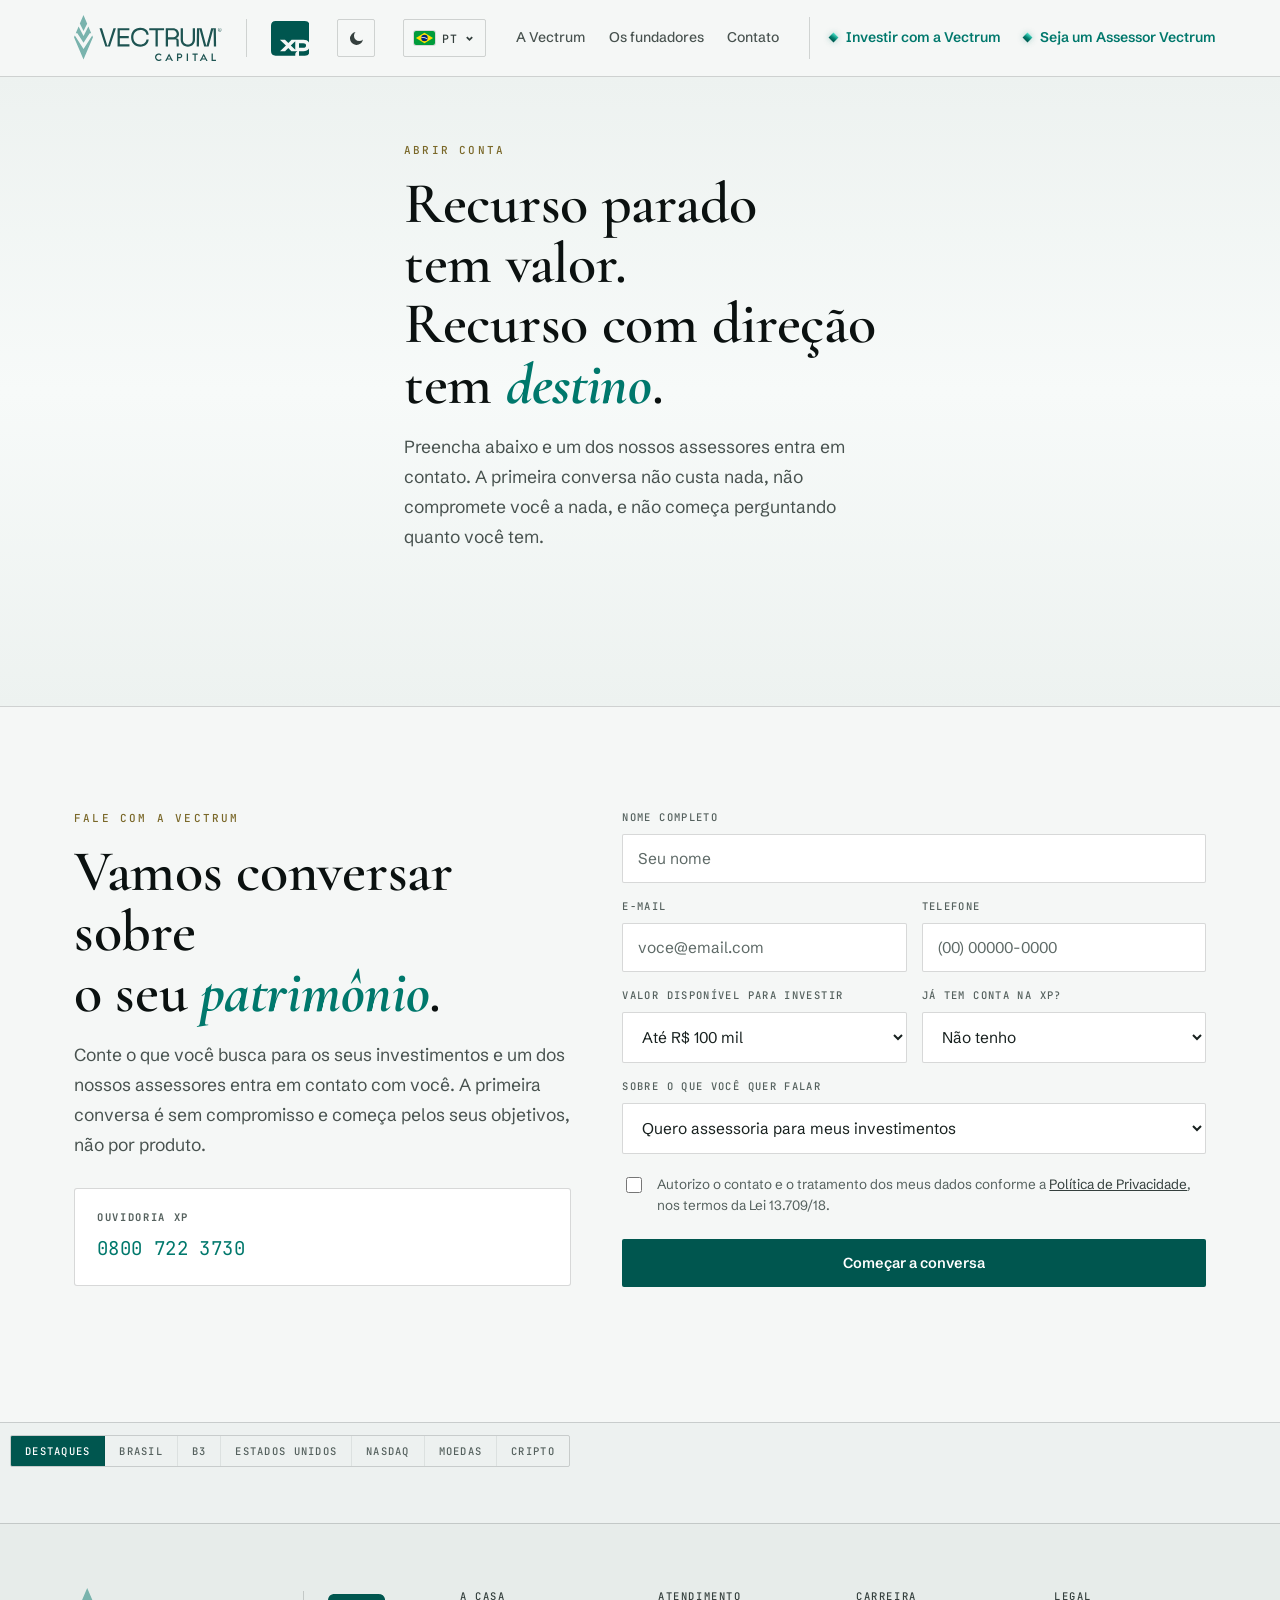
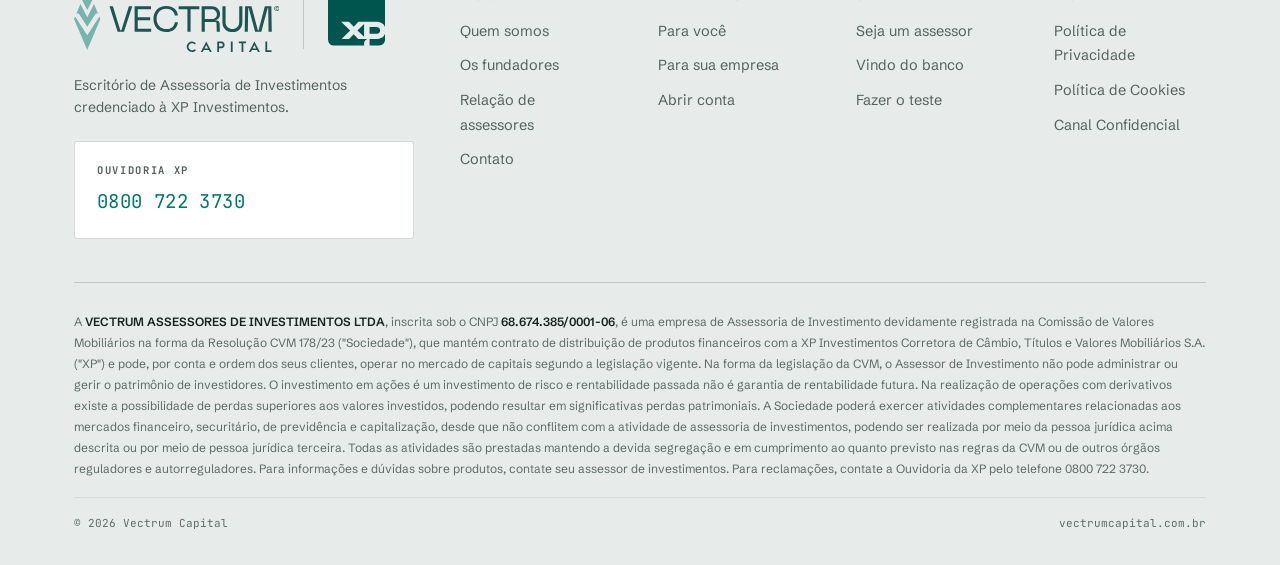
<file: investir.html>
<!doctype html>
<html lang="pt-BR" data-tema="claro">
<head>
<meta charset="utf-8">
<meta name="viewport" content="width=device-width, initial-scale=1">
<!-- previa interna: fora dos buscadores ate a casa decidir publicar -->
<meta name="robots" content="noindex, nofollow, noarchive">
<meta data-i18n-a="content:k9444d40a" name="description" content="Abra sua conta com a Vectrum Capital, escritório credenciado à XP Investimentos.">
<meta name="theme-color" content="#F5F7F6">
<script>/* tema antes da pintura: o site nasce claro; quem escolheu o escuro volta no escuro */try{var tv=localStorage.getItem('vectrum-tema-v2');if(tv==='escuro')document.documentElement.removeAttribute('data-tema');else if(tv==='verde')document.documentElement.setAttribute('data-tema','verde');if((localStorage.getItem('vectrum-idioma')||'pt')!=='pt')document.documentElement.className+=' i18n-carregando'}catch(e){}</script>
<link rel="stylesheet" href="i18n/i18n.css?v=4">
<script src="i18n/i18n.js?v=6" defer></script>
<link rel="icon" type="image/svg+xml" href="favicon.svg?v=2">
<meta data-i18n-a="content:kee1af3e5" property="og:title" content="Investir com a Vectrum">
<meta data-i18n-a="content:kbe88fcd1" property="og:description" content="Recurso parado tem valor. Recurso com direção tem destino.">
<meta property="og:type" content="website">
<title data-i18n="kee1af3e5">Investir com a Vectrum</title>
<link rel="preconnect" href="https://fonts.googleapis.com">
<link rel="preconnect" href="https://fonts.gstatic.com" crossorigin>
<link rel="stylesheet" href="https://fonts.googleapis.com/css2?family=Cormorant+Garamond:ital,wght@0,300;0,400;0,500;0,600;0,700;1,500;1,600;1,700&family=Schibsted+Grotesk:wght@400;500;600;700;800&family=JetBrains+Mono:wght@400;500;700&display=swap">

<style>
:root{
  /* texto mais claro e mais legivel que a versao anterior */
  --ink-0:#FFFFFF; --ink-1:#EDEFEE; --ink-2:#C8CCCB; --ink-3:#9AA3A1; --ink-4:#848D8B; --ink-5:#7A8381;

  --green:#00665E; --green-live:#16BFA9; --green-deep:#002420; --green-abyss:#001210; --surface:#00231F;
  --metal:#B8A567; --preto:#121212;
  --up:#16BFA9; --down:#E8685C;

  --bg:#000000; --card:#080A0A; --card-hi:#0E1312;
  --line:rgba(200,204,203,.13); --line-soft:rgba(200,204,203,.06);

  --f-disp:"Fraunces",Georgia,serif;
  --f-ui:"Schibsted Grotesk",system-ui,-apple-system,sans-serif;
  --f-mono:"JetBrains Mono",ui-monospace,Menlo,monospace;
  --f-marca:"Cormorant Garamond",Georgia,serif;

  /* superficies que o tema claro precisa inverter */
  --nav-bg:rgba(0,0,0,.84); --nav-bg-mob:rgba(0,0,0,.98);
  --selo-bg:rgba(0,0,0,.6); --selo-bd:rgba(184,165,103,.3); --selo-tx:rgba(184,165,103,.92);
  --faixa-1:linear-gradient(180deg,#000,#01100E 52%,#000);
  --faixa-2:linear-gradient(180deg,#000,#01100E 50%,#000);
  --faixa-3:radial-gradient(62% 70% at 50% 0%, rgba(0,102,94,.2), transparent 64%),#000;
  --carreira-bg:linear-gradient(180deg,#000,#01100E 40%,#001A17);
  --foco-bg:#0E1312;
  --ticker-bg:#050707; --rodape-bg:#020303; --campo-bg:#0A0D0D;
  --tiras-bg:#060808; --tira-bg:#0C110F; --galeria-bg:#0A0E0D; --hover-suave:rgba(255,255,255,.03);

  --pad:clamp(20px,5vw,64px);
  --nav-h:76px;
  --ease:cubic-bezier(.16,.84,.44,1);
}
/* ====== TEMA CLARO ======
   O site nasce claro (pedido da Victoria, 27/09). O escuro e opcional e entra so quando a pessoa clica.
   Aqui so os tokens mudam: nenhuma regra de layout e reescrita. */
:root[data-tema="claro"]{
  --ink-0:#0B1110; --ink-1:#18211F; --ink-2:#343F3D; --ink-3:#48524F; --ink-4:#55615E; --ink-5:#5E6A67;

  --green:#00564F; --green-live:#00786C; --metal:#7A6829;
  --up:#0B7D6E; --down:#BE4237;

  --bg:#F5F7F6; --card:#FFFFFF; --card-hi:#ECF1EF;
  --line:rgba(11,17,16,.16); --line-soft:rgba(11,17,16,.07);

  --nav-bg:rgba(245,247,246,.86); --nav-bg-mob:rgba(245,247,246,.98);
  --selo-bg:rgba(122,104,41,.09); --selo-bd:rgba(122,104,41,.34); --selo-tx:#6B5A22;
  --faixa-1:linear-gradient(180deg,#EDF2F0,#F7FAF9 52%,#EDF2F0);
  --faixa-2:linear-gradient(180deg,#EDF2F0,#F7FAF9 50%,#EDF2F0);
  --faixa-3:radial-gradient(62% 70% at 50% 0%, rgba(0,102,94,.10), transparent 64%),#F0F4F3;
  --carreira-bg:linear-gradient(180deg,#EDF2F0,#F3F7F6 40%,#E6EFED);
  --foco-bg:#FFFFFF;
  --ticker-bg:#EDF1F0; --rodape-bg:#E7ECEA; --campo-bg:#FFFFFF;
  --tiras-bg:#E9EEEC; --tira-bg:#DDE5E3; --galeria-bg:#E4EBE9; --hover-suave:rgba(11,17,16,.05);
}
/* ====== TEMA VERDE (28/09) ======
   Terceira opção: o verde Aston Martin da marca (#00665E) vira o ambiente.
   Parte do escuro (texto claro) e troca só as superfícies e os acentos. */
:root[data-tema="verde"]{
  --green:#008C80; --green-live:#7FE3D2; --green-deep:#00241F; --green-abyss:#001A17; --surface:#003A34;
  --up:#7FE3D2; --down:#FF9A8F;
  --bg:#00332E; --card:#003D37; --card-hi:#004841;
  --line:rgba(255,255,255,.15); --line-soft:rgba(255,255,255,.07);
  --nav-bg:rgba(0,51,46,.88); --nav-bg-mob:rgba(0,51,46,.98);
  --selo-bg:rgba(0,36,31,.55);
  --faixa-1:linear-gradient(180deg,#00332E,#003E38 52%,#00332E);
  --faixa-2:linear-gradient(180deg,#00332E,#003E38 50%,#00332E);
  --faixa-3:radial-gradient(62% 70% at 50% 0%, rgba(127,227,210,.14), transparent 64%),#00332E;
  --carreira-bg:linear-gradient(180deg,#00332E,#003A34 40%,#00443D);
  --foco-bg:#003D37;
  --ticker-bg:#002C28; --rodape-bg:#002622; --campo-bg:#003A34;
  --tiras-bg:#002E29; --tira-bg:#003D37; --galeria-bg:#003530; --hover-suave:rgba(255,255,255,.05);
}
/* o veu sobre foto continua escuro nos dois temas: ele protege texto branco sobre imagem */
/* rotulo verde sobre foto: a foto continua escura, entao o verde vivo do tema escuro e o que aparece */
:root[data-tema="claro"] .socio .galeria .nome-sobre span,
:root[data-tema="claro"] .faixa-img .frase small{color:#16BFA9}
/* cartoes das faixas: o veu escuro sobre card claro virava cinza sujo, no claro a mesa some no papel */
:root[data-tema="claro"] .fx .arte{opacity:.34;filter:saturate(.5) contrast(1.02)}
:root[data-tema="claro"] .fx:hover .arte{opacity:.5}
:root[data-tema="claro"] .fx .arte::after{background:linear-gradient(178deg, rgba(255,255,255,.05) 0%, rgba(255,255,255,.78) 42%, rgba(255,255,255,.97) 70%, #FFFFFF 100%)}
:root[data-tema="claro"] .fx .brasao{filter:drop-shadow(0 6px 14px rgba(0,36,32,.28)) drop-shadow(0 0 18px rgba(22,191,169,.12))}

*{box-sizing:border-box}
html{scroll-behavior:smooth;scroll-padding-top:calc(var(--nav-h) + 14px)}
body{
  margin:0;background:var(--bg);color:var(--ink-2);
  font-family:var(--f-ui);font-weight:400;font-size:17px;line-height:1.7;
  -webkit-font-smoothing:antialiased;overflow-x:hidden;
}
.wrap{max-width:1260px;margin:0 auto;padding-inline:var(--pad)}
h1,h2,h3,h4{margin:0;text-wrap:balance;color:var(--ink-1)}
p{margin:0}
a{color:inherit}
img{max-width:100%;display:block}

/* tipografia com carater: display Fraunces, corpo grotesca, numeros mono */
h1,h2{font-family:var(--f-disp);font-weight:500;font-variation-settings:"SOFT" 0,"WONK" 0;letter-spacing:-.012em}
h3{font-family:var(--f-ui);font-weight:600;letter-spacing:-.005em}
.num-mono{font-family:var(--f-mono);font-variant-numeric:tabular-nums}

.eyebrow{font-family:var(--f-mono);font-size:11px;font-weight:500;letter-spacing:.2em;text-transform:uppercase;color:var(--green-live);margin:0}
.eyebrow.metal{color:var(--metal)}
.lede{color:var(--ink-3);font-size:17.5px;max-width:60ch;line-height:1.72}
strong{color:var(--ink-1);font-weight:600}

/* marca */
.vsym{fill:currentColor}   /* fill precisa ser herdado: nao atravessa o shadow do <use> */
.xp{fill:currentColor}
.vname{font-family:var(--f-marca);font-weight:300;line-height:1;letter-spacing:.055em;white-space:nowrap}
.vdesc{font-family:var(--f-ui);font-weight:500;letter-spacing:.4em;text-transform:uppercase;padding-left:.4em;white-space:nowrap}

/* lockup com a XP, padrao dos credenciados: fio vertical, alinhado pela altura */
.lockup{display:flex;align-items:center;gap:clamp(14px,1.9vw,24px)}
.lockup .lk-v{display:flex;align-items:center;gap:clamp(12px,1.5vw,19px);color:var(--ink-0)}
.lockup .lk-fio{width:1px;background:var(--line);flex:none}
.lockup .xp{width:auto;flex:none;color:var(--ink-1)}

/* slot */
.slot::after{
  content:attr(data-slot);position:absolute;top:9px;left:9px;z-index:4;
  font-family:var(--f-mono);font-size:8.5px;font-weight:500;letter-spacing:.11em;text-transform:uppercase;
  color:var(--selo-tx);background:var(--selo-bg);border:1px solid var(--selo-bd);
  padding:3px 7px;border-radius:2px;pointer-events:none;
}
.foto-vazia{background:radial-gradient(70% 90% at 30% 10%, rgba(22,191,169,.10), transparent 62%),linear-gradient(160deg,#0E1413,#060909);position:relative;overflow:hidden}

/* ================= NAV ================= */
.nav{position:sticky;top:0;z-index:70;background:var(--nav-bg);backdrop-filter:blur(18px);border-bottom:1px solid var(--line)}
.nav-in{display:flex;align-items:center;gap:clamp(12px,2.2vw,34px);height:var(--nav-h)}
.nav-marca{text-decoration:none;flex:none}
.nav-marca .vsym{height:40px}
.nav-marca .vname{font-size:27px;letter-spacing:.07em}
.nav-marca .vdesc{font-size:6.5px;letter-spacing:.46em;padding-left:.46em;margin-top:5px;color:var(--ink-4)}
.nav-marca .lk-fio{height:38px}
.nav-marca .xp{height:35px}
.nav-links{display:flex;align-items:center;gap:clamp(9px,1.5vw,24px);margin-left:auto}
.nav-links a{
  font-size:14px;font-weight:500;color:var(--ink-3);text-decoration:none;
  padding:9px 2px;position:relative;transition:color .22s;white-space:nowrap;
}
.nav-links a::after{content:"";position:absolute;left:0;right:100%;bottom:4px;height:1px;background:var(--green-live);transition:right .32s var(--ease)}
.nav-links a:hover{color:var(--ink-0)}
.nav-links a:hover::after{right:0}
.nav-links a.destaque{color:var(--green-live);font-weight:600}
.nav-cta{
  flex:none;background:var(--green);color:#fff;text-decoration:none;font-family:var(--f-ui);
  font-size:13.5px;font-weight:600;padding:12px 22px;border-radius:2px;
  transition:background .24s,transform .24s,box-shadow .24s;white-space:nowrap;
}
.nav-cta:hover{background:#007D72;transform:translateY(-1px);box-shadow:0 8px 22px -8px rgba(0,102,94,.8)}
.nav-tema{background:none;border:1px solid var(--line);border-radius:2px;color:var(--ink-2);
  width:38px;height:38px;flex:none;cursor:pointer;display:grid;place-items:center;
  transition:border-color .25s var(--ease),color .25s var(--ease)}
.nav-tema:hover{border-color:var(--green-live);color:var(--ink-0)}
.nav-tema svg{width:17px;height:17px;fill:currentColor}
/* o ícone mostra o PRÓXIMO tema: claro → escuro (lua) → verde (bolinha verde) → claro (sol) */
.nav-tema .t-lua,.nav-tema .t-sol{display:none}
:root[data-tema="claro"] .nav-tema .t-lua{display:block}
:root[data-tema="claro"] .nav-tema .t-verde{display:none}
:root[data-tema="verde"] .nav-tema .t-sol{display:block}
:root[data-tema="verde"] .nav-tema .t-verde{display:none}
.nav-burger{display:none;margin-left:auto;background:none;border:1px solid var(--line);border-radius:2px;color:var(--ink-1);padding:9px 13px;cursor:pointer;font-family:var(--f-ui);font-size:13px;font-weight:500}
@media(max-width:1060px){
  .nav-links{display:none;position:absolute;top:var(--nav-h);left:0;right:0;background:var(--nav-bg-mob);border-bottom:1px solid var(--line);flex-direction:column;align-items:flex-start;gap:0;padding:8px var(--pad) 18px;margin:0}
  .nav-links.aberto{display:flex}
  .nav-links a{width:100%;padding:14px 0;border-bottom:1px solid var(--line-soft)}
  .nav-burger{display:block}.nav-cta{display:none}
}

/* ================= HERO ================= */
.hero{position:relative;padding-block:clamp(52px,8vw,96px) clamp(44px,6vw,78px);overflow:hidden}
.hero-fundo{position:absolute;inset:0;z-index:0;
  background:radial-gradient(56% 60% at 74% 16%, rgba(0,102,94,.32), transparent 62%),
             radial-gradient(46% 50% at 12% 86%, rgba(22,191,169,.10), transparent 60%),
             var(--faixa-1)}
.hero-grade{position:absolute;inset:0;z-index:0;opacity:.55;
  background-image:linear-gradient(rgba(255,255,255,.022) 1px,transparent 1px),linear-gradient(90deg,rgba(255,255,255,.022) 1px,transparent 1px);
  background-size:68px 68px;mask-image:radial-gradient(70% 70% at 50% 40%,#000,transparent)}
.hero-in{position:relative;z-index:1;display:grid;grid-template-columns:minmax(0,1.04fr) minmax(0,.96fr);gap:clamp(30px,4.6vw,64px);align-items:center}
@media(max-width:940px){.hero-in{grid-template-columns:1fr}}
.hero h1{font-size:clamp(40px,6.2vw,76px);line-height:1.04;margin-block:20px 22px;color:var(--ink-0);font-weight:500}
.hero h1 em{font-style:italic;color:var(--green-live);font-weight:500}
.hero .sub{color:var(--ink-2);font-size:clamp(16px,1.5vw,18.5px);max-width:50ch;line-height:1.7}
.hero-botoes{display:flex;flex-wrap:wrap;gap:13px;margin-top:32px}
.btn{
  display:inline-flex;align-items:center;justify-content:center;gap:9px;text-decoration:none;border:0;cursor:pointer;
  font-family:var(--f-ui);font-size:14.5px;font-weight:600;
  padding:15px 28px;border-radius:2px;position:relative;overflow:hidden;
  transition:background .24s,transform .24s,border-color .24s,color .24s,box-shadow .24s;
}
.btn-1{background:var(--green);color:#fff}
.btn-1:hover{background:#007D72;transform:translateY(-2px);box-shadow:0 12px 30px -10px rgba(0,102,94,.9)}
.btn-2{background:transparent;color:var(--ink-1);border:1px solid rgba(200,204,203,.3)}
.btn-2:hover{border-color:var(--green-live);color:var(--green-live);transform:translateY(-2px);background:rgba(22,191,169,.06)}
.btn:focus-visible{outline:2px solid var(--green-live);outline-offset:3px}

.hero-visual{position:relative;aspect-ratio:4/5;border:1px solid var(--line);border-radius:3px;overflow:hidden}
.hero-visual img,.hero-visual video{width:100%;height:100%;object-fit:cover;display:block;transform:scale(1.02);transition:transform 1.1s var(--ease)}
.hero-visual:hover img,.hero-visual:hover video{transform:scale(1.06)}
.hero-visual::after{content:"";position:absolute;inset:0;background:linear-gradient(180deg,rgba(0,0,0,.18) 0%,rgba(0,0,0,0) 34%,rgba(0,0,0,.62) 100%);pointer-events:none}
.hero-visual .legenda{position:absolute;left:0;right:0;bottom:0;z-index:2;padding:20px 22px;font-family:var(--f-mono);font-size:10.5px;letter-spacing:.14em;text-transform:uppercase;color:rgba(255,255,255,.72)}
@media(max-width:940px){.hero-visual{aspect-ratio:16/10}}

/* ================= NUMEROS ================= */
.numeros{display:grid;grid-template-columns:repeat(auto-fit,minmax(172px,1fr));gap:1px;background:var(--line-soft);border-block:1px solid var(--line)}
.num{background:var(--card);padding:clamp(24px,3vw,36px) clamp(18px,2vw,28px);display:flex;flex-direction:column;gap:7px;position:relative;transition:background .35s}
.num::before{content:"";position:absolute;inset:0;background:radial-gradient(70% 100% at 50% 0%, rgba(22,191,169,.10), transparent 70%);opacity:0;transition:opacity .4s}
.num:hover{background:var(--card-hi)}
.num:hover::before{opacity:1}
.num b{font-family:var(--f-mono);font-weight:700;font-size:clamp(28px,3.6vw,42px);line-height:1;color:var(--ink-0);letter-spacing:-.02em;position:relative}
.num span{font-family:var(--f-mono);font-size:10.5px;letter-spacing:.16em;text-transform:uppercase;color:var(--ink-4);position:relative}

/* ================= SECOES ================= */
.sec{padding-block:clamp(60px,8vw,110px);position:relative}
.sec-linha{border-top:1px solid var(--line)}
.sec-head{max-width:60ch;margin-bottom:clamp(30px,4vw,52px)}
.sec-head h2{font-size:clamp(31px,4.4vw,52px);line-height:1.1;margin-block:14px 17px;color:var(--ink-0);font-weight:500}
.sec-head h2 em{font-style:italic;color:var(--green-live)}
.faixa-escura{background:var(--faixa-2)}
.faixa-verde{background:var(--faixa-3)}

/* ============ BLOCO VIVO: base de todo card ============ */
.vivo{
  position:relative;background:var(--card);border:1px solid var(--line);border-radius:3px;
  overflow:hidden;isolation:isolate;
  transition:transform .42s var(--ease),border-color .42s,background .42s,box-shadow .42s;
}
.vivo::before{ /* luz que segue o ponteiro */
  content:"";position:absolute;inset:-1px;z-index:0;pointer-events:none;opacity:0;
  background:radial-gradient(320px circle at var(--mx,50%) var(--my,0%), rgba(22,191,169,.16), transparent 62%);
  transition:opacity .45s;
}
.vivo::after{ /* filete superior que cresce */
  content:"";position:absolute;top:0;left:0;height:2px;width:0;z-index:2;
  background:linear-gradient(90deg,var(--green-live),rgba(22,191,169,0));
  transition:width .55s var(--ease);
}
.vivo:hover{transform:translateY(-5px);border-color:rgba(22,191,169,.34);background:var(--card-hi);box-shadow:0 22px 44px -26px rgba(0,0,0,.95)}
.vivo:hover::before{opacity:1}
.vivo:hover::after{width:100%}
.vivo > *{position:relative;z-index:1}

/* ================= DIFERENCIAIS ================= */
.grade-6{display:grid;grid-template-columns:repeat(auto-fit,minmax(288px,1fr));gap:clamp(14px,1.7vw,20px)}
.dcard{padding:clamp(24px,2.7vw,32px);display:flex;flex-direction:column;gap:13px}
.dcard .ico{width:30px;height:30px;color:var(--green-live);transition:transform .45s var(--ease),color .3s}
.dcard:hover .ico{transform:translateY(-2px) scale(1.08)}
.dcard .ico svg{width:100%;height:100%;fill:none;stroke:currentColor;stroke-width:1.4;stroke-linecap:round;stroke-linejoin:round}
.dcard h3{font-size:18px;color:var(--ink-0)}
.dcard p{font-size:15.5px;line-height:1.66;color:var(--ink-2)}
.dcard .grifo{color:var(--green-live);font-weight:600}

/* ================= FAIXAS ================= */
.faixas{display:grid;grid-template-columns:repeat(auto-fit,minmax(250px,1fr));gap:clamp(12px,1.5vw,16px)}
.fx{padding:clamp(30px,3.4vw,44px);display:flex;flex-direction:column;gap:11px;position:relative;overflow:hidden;min-height:clamp(260px,26vw,330px);justify-content:flex-end}
/* arte de fundo: malha geométrica que ganha densidade conforme o nível sobe */
.fx .arte{
  position:absolute;inset:0;z-index:0;pointer-events:none;
  background-size:cover;background-position:center;
  opacity:.50;filter:saturate(.62) contrast(1.06);
  transition:opacity .7s var(--ease),transform 1.5s var(--ease),filter .7s;
  transform:scale(1.05);
}
/* o véu mantém o texto legível e deixa a mesa aparecer só no topo do card */
.fx .arte::after{
  content:"";position:absolute;inset:0;
  background:linear-gradient(178deg, rgba(0,0,0,.18) 0%, rgba(4,10,9,.72) 46%, rgba(4,10,9,.96) 78%, #040A09 100%);
}
.fx:hover .arte{opacity:.78;transform:scale(1.1);filter:saturate(.85) contrast(1.1)}
.fx > *:not(.arte){position:relative;z-index:1}
/* selo sólido: massa de metal, não contorno */
.fx .brasao{width:78px;height:78px;margin-bottom:16px;display:block;position:relative;
  filter:drop-shadow(0 6px 16px rgba(0,0,0,.95)) drop-shadow(0 0 22px rgba(22,191,169,.18))}
.fx .brasao svg{width:100%;height:100%;overflow:visible;transition:transform .55s var(--ease)}
.fx .brasao .corpo{fill:url(#metal);transition:fill .5s}
.fx .brasao .chapa{fill:url(#chapa)}
.fx .brasao .aro{fill:none;stroke:rgba(255,255,255,.34);stroke-width:1.1}
.fx .brasao .vinco{fill:none;stroke:rgba(0,0,0,.42);stroke-width:1.4}
.fx .brasao .cravo{fill:#0B1413}
.fx .brasao .lasca{fill:rgba(255,255,255,.20)}
.fx .brasao .numeral{
  font-family:var(--f-mono);font-size:15px;font-weight:700;letter-spacing:.04em;
  fill:#04100E;text-anchor:middle;
}
.fx:hover .brasao svg{transform:scale(1.07) rotate(-4deg)}
.fx:hover .brasao .corpo{fill:url(#metal-hi)}
.fx .valor{font-family:var(--f-mono);font-size:11.5px;letter-spacing:.13em;text-transform:uppercase;color:var(--green-live);font-weight:500}
.fx .nivel{font-family:var(--f-disp);font-size:29px;color:var(--ink-0);font-weight:500;line-height:1.1}
.fx ul{list-style:none;margin:10px 0 0;padding:0;display:flex;flex-direction:column;gap:9px}
.fx li{font-size:15px;color:var(--ink-2);padding-left:18px;position:relative;line-height:1.55}
.carreira .sub-titulo{font-family:var(--f-disp);font-size:clamp(21px,2.6vw,31px);line-height:1.2;color:var(--ink-2);font-weight:400;margin:-4px 0 18px}
.carreira .sub-titulo em{font-style:italic;color:var(--green-live)}
.fx li::before{content:"";position:absolute;left:0;top:9px;width:6px;height:6px;background:var(--green-live);transform:rotate(45deg);transition:transform .4s var(--ease)}
.fx:hover li::before{transform:rotate(135deg)}

/* ================= FUNDADORES ================= */
.socios{display:grid;grid-template-columns:repeat(auto-fit,minmax(310px,1fr));gap:clamp(16px,2vw,24px)}
.socio{display:flex;flex-direction:column}
.socio .galeria{position:relative;aspect-ratio:4/5;overflow:hidden;background:var(--galeria-bg)}
.socio .galeria img{position:absolute;inset:0;width:100%;height:100%;object-fit:cover;opacity:0;transform:scale(1.06);transition:opacity .72s var(--ease),transform 1.3s var(--ease)}
.socio .galeria img.ativa{opacity:1;transform:scale(1)}
.socio .galeria .veu{position:absolute;inset:0;background:linear-gradient(180deg,rgba(0,0,0,.05) 0%,rgba(0,0,0,0) 40%,rgba(0,0,0,.82) 100%);z-index:2;pointer-events:none}
.socio .galeria .contador{position:absolute;top:12px;right:13px;z-index:3;font-family:var(--f-mono);font-size:10px;letter-spacing:.1em;color:rgba(255,255,255,.72);background:rgba(0,0,0,.45);border:1px solid rgba(255,255,255,.14);padding:3px 8px;border-radius:2px}
.socio .galeria .nome-sobre{position:absolute;left:0;right:0;bottom:0;z-index:3;padding:0 20px 16px;display:flex;flex-direction:column;gap:3px}
.socio .galeria .nome-sobre b{font-family:var(--f-disp);font-size:30px;font-weight:500;color:#fff;line-height:1.05}
.socio .galeria .nome-sobre span{font-family:var(--f-mono);font-size:10px;letter-spacing:.16em;text-transform:uppercase;color:var(--green-live)}

/* miniaturas: a selecionada se destaca */
.tiras{display:flex;gap:7px;padding:12px 14px;background:var(--tiras-bg);border-bottom:1px solid var(--line-soft);overflow-x:auto;scrollbar-width:none}
.tiras::-webkit-scrollbar{display:none}
.tira{
  flex:0 0 auto;width:46px;height:46px;border-radius:2px;overflow:hidden;cursor:pointer;position:relative;
  border:1px solid var(--line);background:var(--tira-bg);padding:0;
  opacity:.48;filter:grayscale(.55);
  transition:opacity .35s,filter .35s,transform .35s var(--ease),border-color .35s,width .35s var(--ease),height .35s var(--ease);
}
.tira img{width:100%;height:100%;object-fit:cover}
.tira:hover{opacity:.85;filter:grayscale(.15);transform:translateY(-2px)}
.tira[aria-selected="true"]{opacity:1;filter:none;border-color:var(--green-live);width:58px;height:58px;box-shadow:0 0 0 1px rgba(22,191,169,.45),0 8px 20px -10px rgba(22,191,169,.7)}
.tira.vazia{display:grid;place-items:center}
.tira.vazia span{font-family:var(--f-mono);font-size:15px;color:var(--ink-5)}
.tira:focus-visible{outline:2px solid var(--green-live);outline-offset:2px}

.socio .corpo{padding:clamp(20px,2.3vw,26px);display:flex;flex-direction:column;gap:14px;flex:1}
.socio .bio{font-size:15px;line-height:1.65;color:var(--ink-2)}
.socio .skills{display:flex;flex-wrap:wrap;gap:6px}
.socio .skills span{font-family:var(--f-mono);font-size:10px;letter-spacing:.07em;text-transform:uppercase;color:var(--ink-2);border:1px solid var(--line);border-radius:2px;padding:5px 9px;transition:border-color .3s,color .3s,background .3s}
.socio:hover .skills span{border-color:rgba(22,191,169,.24)}
.socio .trilha{margin-top:auto;padding-top:15px;border-top:1px solid var(--line-soft);display:flex;flex-direction:column;gap:7px}
.socio .trilha i{font-style:normal;font-size:13.5px;color:var(--ink-4);display:flex;gap:12px}
.socio .trilha i b{font-family:var(--f-mono);color:var(--ink-2);font-weight:500;font-size:11px;letter-spacing:.08em;text-transform:uppercase;min-width:82px;padding-top:2px}

/* ================= CLASSES ================= */
.classes{display:grid;grid-template-columns:repeat(auto-fit,minmax(186px,1fr));gap:clamp(10px,1.2vw,14px)}
.cl{padding:22px 20px 24px;display:flex;flex-direction:column;gap:7px}
.cl b{font-size:15.5px;font-weight:600;color:var(--ink-1)}
.cl span{font-size:13px;color:var(--ink-4);line-height:1.5}

/* insígnias: desenhadas com o vocabulário da marca — ângulos, losangos e retas */
.insignia{
  width:38px;height:38px;margin-bottom:9px;position:relative;
  display:grid;place-items:center;flex:none;
}
.insignia::before{ /* moldura em losango, o motivo da casa */
  content:"";position:absolute;inset:2px;border:1px solid var(--line);
  transform:rotate(45deg);border-radius:2px;
  transition:border-color .45s var(--ease),transform .55s var(--ease),background .45s;
}
.cl:hover .insignia::before,.fx:hover .insignia::before{
  border-color:rgba(22,191,169,.42);transform:rotate(90deg);
  background:radial-gradient(60% 60% at 50% 50%, rgba(22,191,169,.10), transparent 70%);
}
.insignia svg{
  position:relative;width:19px;height:19px;
  fill:none;stroke:var(--green-live);stroke-width:1.5;
  stroke-linecap:round;stroke-linejoin:round;
  transition:transform .45s var(--ease),stroke .3s;
}
.cl:hover .insignia svg,.fx:hover .insignia svg{transform:scale(1.12)}
.insignia svg .cheio{fill:var(--green-live);stroke:none}

/* ================= CARREIRA ================= */
.carreira{background:var(--carreira-bg)}
.verdade{display:grid;grid-template-columns:repeat(auto-fit,minmax(255px,1fr));gap:clamp(12px,1.5vw,16px)}
.vd{padding:clamp(22px,2.5vw,28px);display:flex;flex-direction:column;gap:9px}
.vd .fase{font-family:var(--f-mono);font-size:10.5px;letter-spacing:.16em;text-transform:uppercase;color:var(--metal);font-weight:500}
.vd b{font-family:var(--f-disp);font-size:26px;font-weight:500;color:var(--ink-0);line-height:1.12}
.vd p{font-size:14.5px;color:var(--ink-2);line-height:1.62}
.vd .barra{height:3px;background:rgba(200,204,203,.1);border-radius:2px;overflow:hidden;margin-top:4px}
.vd .barra i{display:block;height:100%;background:linear-gradient(90deg,var(--green),var(--green-live));width:0;transition:width 1.1s var(--ease)}
.vd.revela .barra i,.vd:hover .barra i{width:var(--w,25%)}

.tab-rolagem{overflow-x:auto;border:1px solid var(--line);border-radius:3px;background:var(--card)}
.comparativo{width:100%;border-collapse:collapse;font-size:15px;min-width:560px}
.comparativo th,.comparativo td{padding:15px 18px;text-align:left;border-bottom:1px solid var(--line-soft)}
.comparativo thead th{font-family:var(--f-mono);font-size:10.5px;letter-spacing:.15em;text-transform:uppercase;color:var(--ink-4);font-weight:500;border-bottom:1px solid var(--line)}
.comparativo tbody th{font-weight:400;color:var(--ink-3);font-size:14.5px}
.comparativo tbody tr{transition:background .3s}
.comparativo tbody tr:hover{background:rgba(22,191,169,.04)}
.comparativo .assessor{color:var(--ink-0);font-weight:500}
.comparativo .banco{color:var(--ink-4)}
.comparativo tr.destaque td,.comparativo tr.destaque th{background:rgba(22,191,169,.07)}
.comparativo tr.destaque .assessor{color:var(--green-live);font-weight:600}

.quiz-chamada{
  margin-top:clamp(28px,3.4vw,44px);border:1px solid rgba(22,191,169,.32);border-radius:3px;
  background:radial-gradient(70% 150% at 10% 0%, rgba(0,102,94,.28), transparent 68%),var(--card);
  padding:clamp(26px,3.4vw,46px);
  display:flex;flex-wrap:wrap;gap:clamp(20px,3vw,40px);align-items:center;justify-content:space-between;
  position:relative;overflow:hidden;
}
.quiz-chamada .txt{flex:1 1 320px;display:flex;flex-direction:column;gap:12px}
.quiz-chamada h3{font-family:var(--f-disp);font-size:clamp(26px,3.2vw,38px);font-weight:500;color:var(--ink-0);line-height:1.12}
.quiz-chamada p{font-size:15.5px;color:var(--ink-2);max-width:46ch}
.quiz-passos{display:flex;flex-wrap:wrap;gap:7px;margin-top:5px}
.quiz-passos span{font-family:var(--f-mono);font-size:10px;letter-spacing:.08em;text-transform:uppercase;color:var(--ink-3);border:1px solid var(--line);border-radius:2px;padding:6px 10px;transition:border-color .3s,color .3s}
.quiz-chamada:hover .quiz-passos span{border-color:rgba(22,191,169,.3);color:var(--ink-2)}

/* ================= MIDIA ================= */
.midia{display:grid;grid-template-columns:repeat(auto-fit,minmax(258px,1fr));gap:clamp(14px,1.7vw,20px)}
.mcard{display:flex;flex-direction:column}
.mcard .capa{aspect-ratio:16/10;position:relative;overflow:hidden}
.mcard .capa img{width:100%;height:100%;object-fit:cover;transform:scale(1.02);transition:transform 1.1s var(--ease),filter .5s}
.mcard:hover .capa img{transform:scale(1.07)}
.mcard .capa::after{content:"";position:absolute;inset:0;background:linear-gradient(180deg,rgba(0,0,0,.25),rgba(0,0,0,.55));pointer-events:none}
/* tarja de exemplo: sai quando entrar materia real */
.mcard .tarja{
  position:absolute;top:10px;left:10px;z-index:3;
  font-family:var(--f-mono);font-size:9px;font-weight:500;letter-spacing:.16em;text-transform:uppercase;
  color:var(--selo-tx);background:var(--selo-bg);border:1px solid var(--selo-bd);
  padding:4px 8px;border-radius:2px;
}
.mcard .txt{padding:19px 21px 23px;display:flex;flex-direction:column;gap:10px;flex:1}
.mcard .txt p{font-size:15px;color:var(--ink-2);line-height:1.5}
.mcard .veic{margin-top:auto;padding-top:13px;border-top:1px solid var(--line-soft);font-family:var(--f-mono);font-size:10.5px;letter-spacing:.12em;text-transform:uppercase;color:var(--ink-4)}

/* ================= MAPA ================= */
.mapa-bloco{display:grid;grid-template-columns:minmax(0,.85fr) minmax(0,1.15fr);gap:clamp(28px,4vw,60px);align-items:center}
@media(max-width:900px){.mapa-bloco{grid-template-columns:1fr}}
.mapa-caixa{position:relative;display:grid;place-items:center;padding:clamp(14px,2vw,26px)}
.mapa-svg{width:100%;max-width:420px;height:auto;overflow:visible}
.mapa-svg .pais{fill:#0B1110;stroke:rgba(200,204,203,.22);stroke-width:1.2;stroke-linejoin:round}
.mapa-svg .sp{fill:var(--green);stroke:var(--green-live);stroke-width:1.4;opacity:0;animation:acende 1s var(--ease) .35s forwards}
@keyframes acende{to{opacity:1}}
.mapa-svg .pulso{fill:none;stroke:var(--green-live);stroke-width:1.5;transform-origin:268px 322px;animation:pulsar 2.9s ease-out infinite}
@keyframes pulsar{0%{r:7;opacity:.85}70%{r:30;opacity:0}100%{r:30;opacity:0}}
.mapa-svg .ponto{fill:var(--green-live)}
.mapa-svg .risca{stroke:var(--green-live);stroke-width:1;stroke-dasharray:3 3}
.mapa-svg .rotulo{font-family:var(--f-mono);font-size:12px;letter-spacing:.14em;text-transform:uppercase;fill:var(--green-live)}
.mapa-svg .rotulo-sub{font-family:var(--f-mono);font-size:9px;letter-spacing:.1em;fill:var(--ink-4)}
.mapa-legenda{display:flex;flex-direction:column;gap:14px}
.praca{padding:clamp(20px,2.3vw,26px);display:flex;align-items:flex-start;gap:16px}
.praca .marcador{width:10px;height:10px;border-radius:50%;background:var(--green-live);margin-top:7px;flex:none;box-shadow:0 0 0 4px rgba(22,191,169,.15)}
.praca.futura .marcador{background:transparent;border:1px solid var(--ink-4);box-shadow:none}
.praca .txt{display:flex;flex-direction:column;gap:5px}
.praca b{font-family:var(--f-disp);font-size:24px;font-weight:500;color:var(--ink-0)}
.praca span{font-size:14.5px;color:var(--ink-3);line-height:1.55}
.praca .marca-tempo{font-family:var(--f-mono);font-size:10px;letter-spacing:.14em;text-transform:uppercase;color:var(--metal)}

/* ================= FORM ================= */
.mel{position:absolute;left:-9999px;width:1px;height:1px;overflow:hidden}
.form-bloco{display:grid;grid-template-columns:minmax(0,.92fr) minmax(0,1.08fr);gap:clamp(30px,4vw,64px);align-items:start}
@media(max-width:880px){.form-bloco{grid-template-columns:1fr}}
form{display:flex;flex-direction:column;gap:15px}
.campo{display:flex;flex-direction:column;gap:7px}
.campo label{font-family:var(--f-mono);font-size:10.5px;letter-spacing:.13em;text-transform:uppercase;color:var(--ink-4);font-weight:500}
.campo input,.campo select{
  font-family:var(--f-ui);font-size:15.5px;font-weight:400;color:var(--ink-1);
  background:var(--campo-bg);border:1px solid var(--line);border-radius:2px;padding:14px 15px;
  transition:border-color .25s,background .25s,box-shadow .25s;
}
.campo input::placeholder{color:var(--ink-5)}
.campo input:focus,.campo select:focus{outline:none;border-color:var(--green-live);background:var(--foco-bg);box-shadow:0 0 0 3px rgba(22,191,169,.1)}
.campo-2{display:grid;grid-template-columns:1fr 1fr;gap:15px}
@media(max-width:540px){.campo-2{grid-template-columns:1fr}}
.lgpd{display:flex;gap:12px;align-items:flex-start;font-size:13.5px;color:var(--ink-4);line-height:1.55;margin-top:5px}
.lgpd input{margin-top:3px;accent-color:var(--green);flex:none;width:16px;height:16px}
.lgpd a{color:var(--ink-2)}
.ouvidoria{margin-top:28px;padding:20px 22px;border:1px solid var(--line);border-radius:3px;background:var(--card)}
.ouvidoria b{display:block;font-family:var(--f-mono);font-size:10.5px;letter-spacing:.16em;text-transform:uppercase;color:var(--ink-4);margin-bottom:6px}
.ouvidoria span{font-family:var(--f-mono);font-size:19px;color:var(--green-live);letter-spacing:.02em}

/* ================= TICKER ================= */
.ticker{border-top:1px solid var(--line);background:var(--ticker-bg);overflow:hidden}
.ticker-topo{display:flex;align-items:center;gap:13px;flex-wrap:wrap;padding:12px 0 0}
.ticker-abas{display:flex;border:1px solid var(--line);border-radius:2px;overflow:hidden}
.ticker-abas button{
  appearance:none;border:0;background:transparent;cursor:pointer;font-family:var(--f-mono);
  font-size:10.5px;font-weight:500;letter-spacing:.12em;text-transform:uppercase;color:var(--ink-4);
  padding:8px 14px;border-right:1px solid var(--line-soft);transition:background .25s,color .25s;
}
.ticker-abas button:last-child{border-right:0}
.ticker-abas button:hover{color:var(--ink-1);background:var(--hover-suave)}
.ticker-abas button[aria-pressed="true"]{background:var(--green);color:#fff}
.ticker-abas button:focus-visible{outline:2px solid var(--green-live);outline-offset:-2px}
.ticker-nota{font-family:var(--f-mono);font-size:9.5px;letter-spacing:.1em;text-transform:uppercase;color:var(--ink-5)}
.esteira{position:relative;overflow:hidden;padding:14px 0 16px;mask-image:linear-gradient(90deg,transparent,#000 5%,#000 95%,transparent)}
.esteira-linha{display:flex;width:max-content;animation:correr 48s linear infinite;transition:opacity .2s}
.esteira:hover .esteira-linha{animation-play-state:paused}
@keyframes correr{from{transform:translateX(0)}to{transform:translateX(-50%)}}
.tk{display:flex;align-items:center;gap:10px;padding:0 26px;border-right:1px solid var(--line-soft);white-space:nowrap}
.tk .marca{
  width:22px;height:22px;min-width:22px;max-width:22px;min-height:22px;max-height:22px;
  padding:0;margin:0;flex:0 0 22px;display:grid;place-items:center;border-radius:50%;
  background:rgba(255,255,255,.05);border:1px solid var(--line-soft);overflow:hidden;
}
.tk .marca svg{width:12px;height:12px;fill:currentColor;stroke:none}
/* prefixo m- para nao colidir com classes de layout (a .fx das faixas de patrimonio) */
.tk .marca.m-btc{color:#F7931A;background:rgba(247,147,26,.1);border-color:rgba(247,147,26,.3)}
.tk .marca.m-eth{color:#9AA0C4;background:rgba(154,160,196,.12);border-color:rgba(154,160,196,.32)}
.tk .marca.m-sol{color:#14F195;background:rgba(20,241,149,.1);border-color:rgba(20,241,149,.28)}
.tk .marca.m-xrp{color:#DEDEDE;background:rgba(222,222,222,.09);border-color:rgba(222,222,222,.26)}
.tk .marca.m-ada{color:#5A96F7;background:rgba(90,150,247,.12);border-color:rgba(90,150,247,.32)}
.tk .marca.m-link{color:#6A9AF5;background:rgba(106,154,245,.12);border-color:rgba(106,154,245,.32)}
.tk .marca.m-idx{color:var(--green-live);background:rgba(22,191,169,.1);border-color:rgba(22,191,169,.28)}
.tk .marca.m-fx{color:var(--metal);background:rgba(184,165,103,.1);border-color:rgba(184,165,103,.3)}
.tk .marca.m-txt{font-family:var(--f-mono);font-size:9.5px;font-weight:700;letter-spacing:-.03em;line-height:1}
.tk .nome{font-family:var(--f-ui);font-size:13px;font-weight:600;color:var(--ink-1)}
.tk .preco{font-family:var(--f-mono);font-size:13px;color:var(--ink-2)}
.tk .var{font-family:var(--f-mono);font-size:12px;display:flex;align-items:center;gap:4px}
.tk .var.sobe{color:var(--up)} .tk .var.cai{color:var(--down)}
.tk .var svg{width:9px;height:9px;fill:currentColor}

/* ================= RODAPE ================= */
.rodape{background:var(--rodape-bg);border-top:1px solid var(--line);padding-block:clamp(44px,5vw,68px) 32px}
.rodape-topo{
  display:grid;
  grid-template-columns:minmax(340px,1.9fr) repeat(4,minmax(128px,1fr));
  gap:clamp(30px,3.6vw,54px);
  padding-bottom:clamp(30px,3.4vw,44px);border-bottom:1px solid var(--line);
}
@media(max-width:1120px){.rodape-topo{grid-template-columns:minmax(300px,1fr) repeat(2,minmax(128px,1fr))}}
@media(max-width:720px){.rodape-topo{grid-template-columns:1fr 1fr}.rodape-marca{grid-column:1 / -1}}
@media(max-width:460px){.rodape-topo{grid-template-columns:1fr}}
.rodape-marca{display:flex;flex-direction:column;gap:22px;min-width:0}
.rodape-topo > *{min-width:0}
.rodape-marca .lockup{flex-wrap:wrap;row-gap:12px}
.rodape-marca .vsym{height:62px}
.rodape-marca .vname{font-size:41px;letter-spacing:.07em}
.rodape-marca .vdesc{font-size:9px;letter-spacing:.5em;padding-left:.5em;margin-top:9px;color:var(--ink-4)}
.rodape-marca .lk-fio{height:58px}
.rodape-marca .xp{height:52px}
.rodape-marca p{font-size:14px;color:var(--ink-4);max-width:40ch;line-height:1.6}
.rodape-col{display:flex;flex-direction:column;gap:10px}
.rodape-col b{font-family:var(--f-mono);font-size:10.5px;letter-spacing:.15em;text-transform:uppercase;color:var(--ink-2);font-weight:500;margin-bottom:3px}
.rodape-col a{font-size:14.5px;color:var(--ink-4);text-decoration:none;transition:color .22s,transform .22s;width:fit-content}
.rodape-col a:hover{color:var(--green-live);transform:translateX(2px)}
.legal{padding-top:28px;display:flex;flex-direction:column;gap:18px}
.legal p{font-size:12px;line-height:1.75;color:var(--ink-5)}
.legal .fim{display:flex;flex-wrap:wrap;gap:14px;justify-content:space-between;align-items:baseline;padding-top:16px;border-top:1px solid var(--line-soft)}
.legal .fim span{font-family:var(--f-mono);font-size:11px;color:var(--ink-5)}

/* ================= FAIXA DE IMAGEM ================= */
.faixa-img{position:relative;height:clamp(230px,34vw,400px);overflow:hidden;border-block:1px solid var(--line)}
.faixa-img img{width:100%;height:100%;object-fit:cover;transform:scale(1.06);transition:transform 1.4s var(--ease)}
.faixa-img:hover img{transform:scale(1.11)}
.faixa-img::after{content:"";position:absolute;inset:0;background:linear-gradient(180deg,rgba(0,0,0,.72) 0%,rgba(0,0,0,.28) 42%,rgba(0,0,0,.86) 100%)}
.faixa-img .frase{
  position:absolute;inset:0;z-index:2;display:grid;place-items:center;text-align:center;
  padding-inline:var(--pad);
}
.faixa-img .frase b{
  font-family:var(--f-disp);font-weight:500;font-style:italic;
  font-size:clamp(23px,3.4vw,42px);line-height:1.2;color:#fff;max-width:22ch;
  text-shadow:0 2px 30px rgba(0,0,0,.8);
}
.faixa-img .frase small{
  display:block;margin-top:14px;font-family:var(--f-mono);font-size:10.5px;
  letter-spacing:.2em;text-transform:uppercase;color:var(--green-live);font-style:normal;
}

/* ================= BLOCO COM IMAGEM LATERAL ================= */
.duo{display:grid;grid-template-columns:minmax(0,1fr) minmax(0,1fr);gap:clamp(24px,3.4vw,54px);align-items:center}
@media(max-width:880px){.duo{grid-template-columns:1fr}}
.duo-img{position:relative;aspect-ratio:4/3;overflow:hidden;border:1px solid var(--line);border-radius:3px}
.duo-img img,.duo-img video{width:100%;height:100%;object-fit:cover;display:block;transform:scale(1.02);transition:transform 1.1s var(--ease)}
.duo-img:hover img,.duo-img:hover video{transform:scale(1.07)}
.duo-img::after{content:"";position:absolute;inset:0;background:linear-gradient(200deg,rgba(0,0,0,0) 40%,rgba(0,0,0,.6) 100%);pointer-events:none}
.duo-img .selo{position:absolute;left:0;bottom:0;z-index:2;padding:18px 20px;font-family:var(--f-mono);font-size:10px;letter-spacing:.16em;text-transform:uppercase;color:rgba(255,255,255,.75)}

/* ================= MAPA (imagem) ================= */
.mapa-caixa{position:relative;padding:0;overflow:hidden;aspect-ratio:1}
.mapa-caixa img{width:100%;height:100%;object-fit:cover;display:block}
.mapa-pin{position:absolute;left:66.5%;top:69%;z-index:3;transform:translate(-50%,-50%);pointer-events:none}
.mapa-pin .anel{position:absolute;left:50%;top:50%;width:18px;height:18px;margin:-9px 0 0 -9px;border:1px solid var(--green-live);border-radius:50%;animation:anelar 2.8s ease-out infinite}
.mapa-pin .anel:nth-child(2){animation-delay:.9s}
@keyframes anelar{0%{transform:scale(.6);opacity:.9}70%{transform:scale(3.6);opacity:0}100%{transform:scale(3.6);opacity:0}}
.mapa-rotulo{position:absolute;left:calc(66.5% + 26px);top:69%;z-index:4;transform:translateY(-50%);display:flex;align-items:center;gap:10px}
.mapa-rotulo .tracinho{width:clamp(18px,3vw,42px);height:1px;background:linear-gradient(90deg,var(--green-live),rgba(22,191,169,.2))}
.mapa-rotulo .txt{display:flex;flex-direction:column;gap:2px}
.mapa-rotulo b{font-family:var(--f-mono);font-size:clamp(11px,1.5vw,14px);letter-spacing:.14em;text-transform:uppercase;color:var(--green-live)}
.mapa-rotulo span{font-family:var(--f-mono);font-size:clamp(8px,1.1vw,10px);letter-spacing:.1em;color:var(--ink-3)}

/* ================= FLOCOS ================= */
/* Poeira luminosa sobre a pagina inteira. Fica acima dos fundos e abaixo da
   navegacao, em modo screen: acende sobre o escuro e some sobre o claro. */
#flocos{
  position:fixed;inset:0;z-index:5;pointer-events:none;
  mix-blend-mode:screen;opacity:.92;
}
@media(prefers-reduced-motion:reduce){#flocos{display:none}}

/* ================= ENTRADA ================= */
.pre{opacity:0;transform:translateY(18px)}
.revela{opacity:1;transform:none;transition:opacity .78s var(--ease),transform .78s var(--ease)}
@media(prefers-reduced-motion:reduce){.pre{opacity:1!important;transform:none!important}*{animation:none!important;transition:none!important}}
</style>

<style id="lapidacao-16-09">
/* ================= LAPIDACAO 16/09 ================= */

/* titulos: Cormorant Garamond (a familia do letreiro). Destaque separa por PESO e por cor */
:root{--f-disp:"Cormorant Garamond",Georgia,serif}
h1,h2{font-weight:600;letter-spacing:-.005em;font-variation-settings:normal}
h1{font-size:clamp(44px,6.2vw,84px)}
.sec-head h2{font-size:clamp(35px,4.9vw,58px);line-height:1.04}
h1 em,h2 em,h3 em,h4 em,.sec-head h2 em{font-weight:700;font-style:italic}
.fx .nivel{font-size:33px;font-weight:600}
.socio .galeria .nome-sobre b{font-size:34px;font-weight:600}
.quiz legend,.quiz-porta h4,.quiz-chamada h3{font-weight:600}
.faixa-img .frase b{font-weight:600}

/* ---------- o lacre: botao da casa, em verde Aston ---------- */
.lacre{
  position:relative;display:inline-flex;align-items:center;justify-content:center;isolation:isolate;overflow:hidden;
  padding:13px 22px;text-decoration:none;white-space:nowrap;cursor:pointer;
  background:linear-gradient(168deg,#23C9B1 0%,#00806F 44%,#00524A 100%);
  border:1px solid #003F39;
  box-shadow:0 10px 26px -8px rgba(0,0,0,.55),inset 0 1px 0 rgba(220,255,248,.45);
  transition:background .5s var(--ease),box-shadow .5s var(--ease),transform .5s var(--ease),border-color .5s;
}
.lacre::before{content:"";position:absolute;inset:4px;z-index:1;pointer-events:none;border:1px solid rgba(220,255,248,.28);transition:border-color .5s}
.lacre::after{content:"";position:absolute;top:0;bottom:0;left:-60%;width:45%;z-index:1;pointer-events:none;
  background:linear-gradient(100deg,transparent,rgba(235,255,250,.7),transparent);transform:skewX(-16deg);opacity:0}
.lacre b{position:relative;z-index:2;font-family:var(--f-ui);font-weight:700;font-size:12px;letter-spacing:.12em;text-transform:uppercase;color:#fff;text-shadow:0 1px 0 rgba(0,40,36,.55)}
.lacre i{position:absolute;z-index:2;width:8px;height:8px;pointer-events:none;border:0 solid rgba(230,255,250,.75);opacity:.8;
  transition:width .5s var(--ease),height .5s var(--ease),opacity .45s}
.lacre i:nth-child(1){top:-1px;left:-1px;border-top-width:2px;border-left-width:2px}
.lacre i:nth-child(2){top:-1px;right:-1px;border-top-width:2px;border-right-width:2px}
.lacre i:nth-child(3){bottom:-1px;left:-1px;border-bottom-width:2px;border-left-width:2px}
.lacre i:nth-child(4){bottom:-1px;right:-1px;border-bottom-width:2px;border-right-width:2px}
.lacre:hover,.lacre:focus-visible{
  background:linear-gradient(168deg,#4FE6CF 0%,#00A08D 44%,#00645A 100%);border-color:#00766A;transform:translateY(-3px);
  box-shadow:0 18px 38px -10px rgba(22,191,169,.55),0 10px 26px -8px rgba(0,0,0,.55),inset 0 1px 0 rgba(235,255,250,.7)}
.lacre:hover::after,.lacre:focus-visible::after{animation:lustro .85s var(--ease)}
.lacre:hover i,.lacre:focus-visible i{width:14px;height:14px;opacity:1}
.lacre:hover::before{border-color:rgba(235,255,250,.5)}
.lacre:active{transform:translateY(-1px) scale(.98)}
.lacre:focus-visible{outline:2px solid var(--green-live);outline-offset:3px}
/* a segunda porta: mesma moldura, metal profundo */
.lacre.profundo{background:linear-gradient(168deg,#0F4A43 0%,#012E29 50%,#001A17 100%);border-color:#0B5C53}
.lacre.profundo b{color:#BFF5EB}
.lacre.profundo:hover,.lacre.profundo:focus-visible{background:linear-gradient(168deg,#16695F 0%,#034139 50%,#00241F 100%);border-color:#16BFA9}
.lacre.grande{padding:17px 28px}
.lacre.grande b{font-size:13px}
@keyframes lustro{0%{left:-60%;opacity:0}20%{opacity:1}100%{left:120%;opacity:0}}

/* nav com as duas portas */

/* nav: as duas portas falam a lingua dos outros links. Destaque pela marca (losango), nao pelo volume */
.nav-portas{display:flex;align-items:center;gap:clamp(16px,1.8vw,28px);flex:none;padding-left:clamp(14px,1.6vw,24px);border-left:1px solid var(--line)}
.porta{position:relative;display:inline-flex;align-items:center;gap:9px;text-decoration:none;white-space:nowrap;
  font-family:var(--f-ui);font-size:14px;font-weight:600;color:var(--green-live);padding:9px 0;transition:color .25s}
.porta::before{content:"";width:7px;height:7px;flex:none;transform:rotate(45deg);
  background:linear-gradient(168deg,#4FE6CF,#00806F 55%,#00524A);box-shadow:0 0 8px rgba(22,191,169,.55);transition:transform .5s var(--ease),box-shadow .4s}
.porta::after{content:"";position:absolute;left:16px;right:100%;bottom:4px;height:1.5px;
  background:linear-gradient(90deg,#00806F,#7FF0DD,#00806F);box-shadow:0 0 8px rgba(31,216,190,.6);transition:right .45s var(--ease)}
.porta:hover,.porta:focus-visible{color:var(--ink-0)}
.porta:hover::before,.porta:focus-visible::before{transform:rotate(225deg);box-shadow:0 0 14px rgba(31,216,190,.9)}
.porta:hover::after,.porta:focus-visible::after{right:0}
.porta[aria-current="page"]::after{right:0}
.porta:focus-visible{outline:2px solid var(--green-live);outline-offset:4px}
:root[data-tema="claro"] .porta::before{box-shadow:0 0 6px rgba(0,120,108,.35)}
.nav-links a.so-mobile{display:none}
@media(max-width:1240px){
  .nav-links{display:none;position:absolute;top:var(--nav-h);left:0;right:0;background:var(--nav-bg-mob);border-bottom:1px solid var(--line);flex-direction:column;align-items:flex-start;gap:0;padding:8px var(--pad) 18px;margin:0}
  .nav-links.aberto{display:flex}
  .nav-links a{width:100%;padding:14px 0;border-bottom:1px solid var(--line-soft)}
  .nav-burger{display:block;margin-left:auto}
}
@media(max-width:760px){
  .nav-portas{display:none}
  .nav-links a.so-mobile{display:block;color:var(--green-live);font-weight:600}
}

/* ---------- a marca acesa: simbolo esmeralda, XP no mesmo verde ---------- */
.lockup .vsym{fill:url(#esmeralda);filter:drop-shadow(0 0 7px rgba(22,191,169,.45));animation:respira 5.5s ease-in-out infinite}
@keyframes respira{0%,100%{filter:drop-shadow(0 0 5px rgba(22,191,169,.32))}50%{filter:drop-shadow(0 0 13px rgba(31,216,190,.62))}}
.lockup .vname{
  background:linear-gradient(100deg,var(--ink-0) 0%,var(--ink-0) 38%,#7FF0DD 50%,var(--ink-0) 62%,var(--ink-0) 100%);
  background-size:260% 100%;background-position:100% 0;-webkit-background-clip:text;background-clip:text;color:transparent;
  transition:background-position 1.1s var(--ease)}
.lockup:hover .vname{background-position:0 0}
.lockup .vdesc{color:var(--green-live)!important}
.lockup .xp{color:#00665E;filter:drop-shadow(0 0 7px rgba(22,191,169,.28))}
:root[data-tema="claro"] .lockup .vsym{fill:#00665E;animation:none;filter:drop-shadow(0 2px 5px rgba(0,86,79,.28))}
:root[data-tema="claro"] .lockup .vname{background-image:linear-gradient(100deg,var(--ink-0) 0%,var(--ink-0) 38%,#00A08D 50%,var(--ink-0) 62%,var(--ink-0) 100%)}
:root[data-tema="claro"] .lockup .xp{color:#00564F;filter:none}
/* ---------- logo oficial (Wendell): simbolo + letreiro num so desenho; cores fixas do arquivo oficial ---------- */
.vlogo{display:block;width:auto;aspect-ratio:6303/1964;--lg-s:#79B3AD;--lg-t:#EEF3F1}
:root[data-tema="claro"] .vlogo{--lg-t:#1E5452}
.lg-s{fill:var(--lg-s)}
.lg-t{fill:var(--lg-t)}
.nav-marca .vlogo{height:clamp(34px,4.2vw,46px)}
.rodape-marca .vlogo{height:clamp(46px,5vw,64px)}
/* no verde, a XP entra na versão branca (monocromática, como a assinatura conjunta pede) */
:root[data-tema="verde"] .lockup .xp{color:#FFFFFF;filter:none}

/* ---------- ticker no topo: uma faixa so, logo abaixo da nav ---------- */
.ticker.topo{border-top:0;border-bottom:1px solid var(--line);display:flex;align-items:center;position:relative;z-index:5}
.ticker.topo .ticker-topo{max-width:none;margin:0;padding:0 14px 0 var(--pad);flex:none;gap:10px}
.ticker.topo .ticker-abas button{padding:6px 10px;font-size:9.5px}
.ticker.topo .ticker-nota{display:none}
.ticker.topo .esteira{flex:1;min-width:0;padding:9px 0}
@media(max-width:760px){
  .ticker.topo{flex-direction:column;align-items:stretch}
  .ticker.topo .ticker-topo{padding:8px var(--pad) 0;overflow-x:auto}
  .ticker.topo .ticker-abas{flex:none}
}
@media (prefers-reduced-motion: reduce){.lockup .vsym{animation:none}.lacre::after{animation:none!important}}

/* peso: as regras de secao travavam 500, aqui o titulo fica firme e o destaque em negrito */
.hero h1{font-weight:600;font-size:clamp(44px,6.6vw,84px)}
.hero h1 em{font-weight:700}
/* titulos com peso escrito direto na tag tambem seguem a regra */
h1,h2{font-weight:600!important}
h1 em,h2 em{font-weight:700!important}
.sec-head h2{font-weight:600}
/* nav: "Para voce" e "Para sua empresa" moram no menu; no desktop a porta Investir cumpre o papel */
@media(min-width:1241px){.nav-links a.so-menu{display:none}}
</style>

<style id="tradingview-css">
/* faixa do TradingView no lugar da esteira feita a mao */
.ticker.topo .tv-faixa{flex:1;min-width:0;height:46px;overflow:hidden;position:relative;transition:opacity .2s}
.ticker:not(.topo) .tv-faixa{height:46px;overflow:hidden;margin-top:10px;transition:opacity .2s}
.ticker:not(.topo) .tv-faixa .tradingview-widget-container{height:46px}
.ticker.topo .tv-faixa .tradingview-widget-container{height:46px}
.ticker.topo .tv-faixa iframe{display:block}
.ticker.topo .tv-faixa .tradingview-widget-copyright{display:none}
@media(max-width:760px){.ticker.topo .tv-faixa{flex:none;width:100%}}
</style>
<style id="ticker-fixo-celular">
/* celular: a faixa de cotacoes fica presa no pe da tela enquanto a pessoa rola,
   como o menu fica preso no topo. As abas seguem no fim da pagina e trocam a lista da faixa. */
@media(max-width:760px){
  .ticker:not(.topo) .tv-faixa{
    position:fixed;left:0;right:0;bottom:0;z-index:60;margin-top:0;
    height:calc(46px + env(safe-area-inset-bottom,0px));
    padding-bottom:env(safe-area-inset-bottom,0px);
    background:var(--ticker-bg);border-top:1px solid var(--line);
    box-shadow:0 -6px 18px rgba(0,0,0,.14);
  }
  .ticker:not(.topo){padding-bottom:12px}
  body{padding-bottom:calc(46px + env(safe-area-inset-bottom,0px))}
}
</style>
</head>
<body>
<svg width="0" height="0" style="position:absolute" aria-hidden="true"><defs>
  <symbol id="vlogo" viewBox="0 0 6303 1964"><path class="lg-s" d="M49.351 898.849L407.26 1449.49L765.163 898.849L778.79 877.978L809.981 951.234L404.994 1902.44V1902.46L0 951.234L32.9711 873.776L49.351 898.849Z"/><path class="lg-s" d="M406.796 898.469L614.21 491.42L736.711 779.142H672.324L594.148 898.849L407.26 1186.14L220.359 898.849L142.183 779.142H73.2699L197.411 487.555L406.796 898.469Z"/><path class="lg-s" d="M404.994 0.0140782L563.254 371.741L529.297 438.078L406.796 678.279L284.295 438.078L248.353 367.891L404.994 0V0.0140782Z"/><path class="lg-t" d="M2829.75 548.669C3054.38 548.669 3179.71 681.088 3187.99 841.882H3093.4C3082.76 728.381 2978.72 639.706 2829.75 639.706C2663.04 639.706 2534.17 766.212 2534.17 951.833C2534.17 1136.27 2663.04 1261.6 2829.75 1261.6C2984.63 1261.6 3082.76 1167.01 3093.4 1048.78H3189.17C3174.98 1216.67 3053.2 1352.64 2829.75 1352.64C2595.65 1352.64 2438.4 1190.66 2438.4 951.833C2438.4 709.461 2595.65 548.669 2829.75 548.669Z"/><path class="lg-t" d="M4651.55 1046.42C4651.55 1195.39 4755.59 1261.6 4865.54 1261.6C4966.04 1261.6 5070.08 1195.39 5070.08 1046.42V560.488H5167.03V1047.6C5167.03 1219.03 5055.89 1352.64 4865.54 1352.64C4665.73 1352.64 4554.6 1219.03 4554.6 1047.6V560.488H4651.55V1046.42Z"/><path class="lg-t" d="M1420.23 1299.44H1453.34L1685.06 560.488H1789.11L1533.73 1340.81H1338.65L1089.18 560.488H1194.41L1420.23 1299.44Z"/><path class="lg-t" d="M2363.29 651.531H1956.58V897.449H2338.46V988.485H1956.58V1249.78H2368.02V1340.81H1859.63V560.488H2363.29V651.531Z"/><path class="lg-t" d="M3846.02 651.531H3577.64V1340.81H3480.69V651.531H3212.31V560.488H3846.02V651.531Z"/><path class="lg-t" fill-rule="evenodd" clip-rule="evenodd" d="M4223.15 560.488C4373.31 560.489 4483.26 660.989 4483.26 806.412C4483.26 915.184 4419.41 970.751 4335.47 989.668V997.946C4407.59 997.946 4465.52 1012.13 4469.07 1088.98L4476.17 1340.81H4380.4L4373.31 1088.98C4373.31 1057.06 4362.67 1042.88 4315.37 1042.88H4013.88V1340.81H3916.93V560.488H4223.15ZM4013.88 951.833H4237.34C4321.28 951.833 4386.31 892.721 4386.31 813.508C4386.31 733.111 4318.92 651.531 4237.34 651.531H4013.88V951.833Z"/><path class="lg-t" d="M5643.97 1300.62H5661.71L5856.79 560.488H6056.6L6068.42 1340.81H5971.47L5959.65 610.149H5944.28L5748.02 1340.81H5557.67L5360.22 610.149H5346.03L5334.21 1340.81H5238.44L5250.26 560.488H5446.53L5643.97 1300.62Z"/><path class="lg-t" d="M6224.8 594.353C6237.68 594.353 6248.51 599.673 6255.28 609.409L6256.68 611.345L6243.56 620.475L6242.46 618.602C6239.38 613.281 6233.45 610.557 6224.8 610.557C6211.08 610.558 6204.43 617.21 6204.42 630.935C6204.42 644.662 6211.08 651.319 6224.8 651.32C6233.45 651.32 6239.38 648.596 6242.46 643.274L6243.56 641.339V641.219L6256.68 650.349L6255.35 652.285C6248.57 662.021 6237.68 667.404 6224.8 667.404C6203.34 667.403 6187.74 652.043 6187.74 630.879C6187.74 609.714 6203.34 594.354 6224.8 594.353Z"/><path class="lg-t" fill-rule="evenodd" clip-rule="evenodd" d="M6223.3 553.287C6271.31 553.288 6302.46 588 6302.46 630.815C6302.46 673.631 6271.31 708.343 6223.3 708.344C6175.28 708.344 6144.14 673.631 6144.14 630.815C6144.14 588 6175.28 553.287 6223.3 553.287ZM6223.35 568.892C6187.67 568.893 6161.61 598.946 6161.61 630.815C6161.61 662.685 6187.67 692.744 6223.35 692.745C6259.03 692.745 6285.1 662.685 6285.1 630.815C6285.1 598.946 6259.03 568.892 6223.35 568.892Z"/><path class="lg-t" d="M3559.81 1655.17C3593.17 1642.7 3625.29 1639.74 3656.16 1646.29C3687.03 1652.52 3714.16 1668.27 3737.54 1693.52L3710.88 1737.49C3704.64 1729.38 3697.63 1722.67 3689.83 1717.37C3682.35 1712.07 3674.55 1707.86 3666.45 1704.74C3658.65 1701.32 3651.01 1698.98 3643.53 1697.73C3636.04 1696.17 3629.18 1695.39 3622.95 1695.39C3608.91 1695.39 3595.35 1698.36 3582.25 1704.28C3569.16 1710.2 3557.47 1718.31 3547.18 1728.6C3537.2 1738.89 3529.09 1751.05 3522.86 1765.08C3516.93 1778.8 3513.97 1793.61 3513.97 1809.51C3515.84 1824.17 3520.21 1837.74 3527.07 1850.21C3533.93 1862.37 3542.35 1872.97 3552.32 1882.01C3562.61 1891.05 3573.99 1898.07 3586.46 1903.06C3598.93 1908.05 3611.57 1910.55 3624.35 1910.55C3630.59 1910.55 3637.13 1910.07 3643.99 1909.14C3651.16 1907.89 3658.49 1905.86 3665.98 1903.06C3673.77 1899.94 3681.72 1895.73 3689.83 1890.43C3697.94 1884.82 3706.04 1877.65 3714.15 1868.92L3737.54 1917.09C3717.59 1934.87 3698.56 1947.03 3680.48 1953.58H3681.41C3660.52 1960.75 3640.1 1964.17 3620.14 1963.86C3610.17 1963.24 3599.87 1961.83 3589.27 1959.65C3578.67 1957.47 3568.85 1954.66 3559.81 1951.23C3546.09 1945 3533.14 1937.05 3520.98 1927.38C3509.14 1917.41 3498.54 1906.18 3489.18 1893.71C3480.14 1880.92 3472.96 1866.89 3467.66 1851.61C3462.36 1836.02 3459.72 1819.49 3459.72 1802.03C3459.72 1784.57 3462.21 1768.2 3467.2 1752.92C3472.5 1737.64 3479.67 1723.77 3488.71 1711.3C3497.75 1698.83 3508.36 1687.91 3520.52 1678.55C3532.68 1668.89 3545.77 1661.09 3559.81 1655.17Z"/><path class="lg-t" fill-rule="evenodd" clip-rule="evenodd" d="M4059.44 1640.67C4074.09 1669.04 4088.28 1696.64 4102 1723.45C4116.03 1750.27 4129.91 1776.93 4143.63 1803.43C4157.35 1829.63 4171.06 1855.98 4184.78 1882.48C4198.5 1908.99 4212.7 1936.11 4227.35 1963.86H4168.88L4138.48 1901.66H3982.73L3950.46 1963.86H3890.59C3905.55 1935.8 3920.06 1908.36 3934.09 1881.55C3948.12 1854.73 3962 1828.22 3975.72 1802.03C3989.44 1775.53 4003.15 1749.02 4016.87 1722.52C4030.59 1695.7 4044.78 1668.42 4059.44 1640.67ZM4005.18 1854.89H4113.23L4059.44 1751.52L4005.18 1854.89Z"/><path class="lg-t" fill-rule="evenodd" clip-rule="evenodd" d="M5536.48 1640.67C5551.13 1669.04 5565.33 1696.64 5579.04 1723.45C5593.08 1750.27 5606.95 1776.93 5620.67 1803.43C5634.39 1829.63 5648.11 1855.98 5661.83 1882.48C5675.55 1908.99 5689.74 1936.11 5704.4 1963.86H5645.93L5615.53 1901.66H5459.77L5427.51 1963.86H5367.63C5382.6 1935.8 5397.1 1908.36 5411.13 1881.55C5425.17 1854.73 5439.04 1828.22 5452.76 1802.03C5466.48 1775.53 5480.2 1749.02 5493.92 1722.52C5507.64 1695.7 5521.82 1668.42 5536.48 1640.67ZM5482.23 1854.89H5590.27L5536.48 1751.52L5482.23 1854.89Z"/><path class="lg-t" fill-rule="evenodd" clip-rule="evenodd" d="M4518.39 1641.6C4532.73 1641.6 4546.14 1644.26 4558.61 1649.56C4571.39 1654.86 4582.47 1662.19 4591.82 1671.54C4601.17 1680.9 4608.5 1691.96 4613.8 1704.74C4619.42 1717.22 4622.22 1730.63 4622.22 1744.97C4622.22 1759.32 4619.42 1772.72 4613.8 1785.19C4608.5 1797.67 4601.17 1808.58 4591.82 1817.93C4582.47 1827.29 4571.39 1834.78 4558.61 1840.39C4546.14 1845.69 4532.73 1848.34 4518.39 1848.34H4451.5V1962.46H4396.31V1641.6H4518.39ZM4451.5 1793.15H4518.39C4524.94 1793.15 4531.17 1791.9 4537.1 1789.4C4543.33 1786.91 4548.63 1783.48 4553 1779.11C4557.36 1774.75 4560.8 1769.61 4563.29 1763.68C4566.1 1757.76 4567.5 1751.52 4567.5 1744.97C4567.5 1738.43 4566.1 1732.19 4563.29 1726.26C4560.8 1720.34 4557.36 1715.19 4553 1710.83C4548.63 1706.15 4543.33 1702.57 4537.1 1700.07C4531.17 1697.58 4524.94 1696.33 4518.39 1696.33H4451.5V1793.15Z"/><path class="lg-t" d="M4868.21 1962.46H4813.02V1641.14H4868.21V1962.46Z"/><path class="lg-t" d="M5281.92 1697.26H5196.79V1962.46H5142.07V1697.26H5056.94V1642.08H5281.92V1697.26Z"/><path class="lg-t" d="M5928.49 1907.27H6060.86V1962.46H5873.31V1641.6H5928.49V1907.27Z"/></symbol>
  <symbol id="vsym" viewBox="0 0 40 112"><path fill-rule="evenodd" d="M20 0L40 56L20 112L0 56Z M5.5 43L10 43L20 68L30 43L34.5 43L20 79Z"/></symbol>
  <linearGradient id="esmeralda" x1="0" y1="0" x2="0" y2="1"><stop offset="0%" stop-color="#4FE6CF"/><stop offset="48%" stop-color="#00A08D"/><stop offset="100%" stop-color="#005850"/></linearGradient>
  <linearGradient id="metal" x1="0" y1="0" x2="0" y2="1">
    <stop offset="0%" stop-color="#1FD8BE"/><stop offset="46%" stop-color="#00897C"/><stop offset="100%" stop-color="#004A44"/>
  </linearGradient>
  <linearGradient id="metal-hi" x1="0" y1="0" x2="0" y2="1">
    <stop offset="0%" stop-color="#39EBD2"/><stop offset="46%" stop-color="#00A092"/><stop offset="100%" stop-color="#005850"/>
  </linearGradient>
  <linearGradient id="chapa" x1="0" y1="0" x2="1" y2="1">
    <stop offset="0%" stop-color="rgba(255,255,255,.34)"/><stop offset="52%" stop-color="rgba(255,255,255,.04)"/><stop offset="100%" stop-color="rgba(0,0,0,.28)"/>
  </linearGradient>
  <symbol id="xp" viewBox="0 0 56 51"><path d="M40.788 39.035h6.343c2.372 0 4.022-1.083 4.022-3.3 0-2.218-1.65-3.3-4.022-3.3h-6.343v6.6zm0 11.5h8.457c4.486 0 6.807-2.321 6.807-6.808v-4.692h-.155c-1.29 3.919-4.641 5.105-8.612 5.105h-6.29c-.155 0-.207.051-.207.206v6.188zm-11.911-14.8l6.497 6.29v-12.58l-6.497 6.29zm-22.07 14.8h28.567V49.09c0-2.527.877-3.97 2.887-4.744v-.154H30.27c-.413 0-.567-.052-.877-.361l-4.177-4.332-4.331 4.383c-.206.206-.361.31-.774.31h-6.445c-.361 0-.361-.207-.155-.413l8.25-7.993-8.405-8.147c-.206-.206-.154-.412.207-.412h6.497c.36 0 .516.051.722.309l4.538 4.538 4.28-4.538c.206-.206.36-.31.67-.31h16.965c3.919 0 7.374 1.29 8.663 5.209h.155V6.807C56.052 2.32 53.732 0 49.245 0H6.807C2.32 0 0 2.32 0 6.807v36.972c0 4.435 2.32 6.755 6.807 6.755z"/></symbol>
</defs></svg>
<nav class="nav">
  <div class="wrap nav-in">
    <a data-i18n-a="aria-label:ka42d8a34" class="nav-marca lockup" href="index.html#topo" aria-label="Vectrum Capital, escritório credenciado à XP Investimentos">
      <span class="lk-v"><svg class="vlogo" viewBox="0 0 6303 1964" role="img" aria-label="Vectrum Capital"><use href="#vlogo"/></svg></span>
      <span class="lk-fio"></span>
      <svg class="xp" viewBox="0 0 56 51" aria-hidden="true"><use href="#xp"/></svg>
    </a>
    <button data-i18n-a="title:k5ebac4d2;aria-label:kac0c41a6" class="nav-tema" id="tema" type="button" aria-label="Alternar tema claro e escuro" title="Tema claro ou escuro">
      <svg class="t-sol" viewBox="0 0 24 24" aria-hidden="true"><path d="M12 17a5 5 0 1 1 0-10 5 5 0 0 1 0 10zm0-13.2a1 1 0 0 1-1-1V1.6a1 1 0 1 1 2 0v1.2a1 1 0 0 1-1 1zm0 18.6a1 1 0 0 1-1-1v-1.2a1 1 0 1 1 2 0v1.2a1 1 0 0 1-1 1zM3.8 12a1 1 0 0 1-1 1H1.6a1 1 0 1 1 0-2h1.2a1 1 0 0 1 1 1zm18.6 0a1 1 0 0 1-1 1h-1.2a1 1 0 1 1 0-2h1.2a1 1 0 0 1 1 1zM5.6 5.6a1 1 0 0 1 0-1.4l.85-.85a1 1 0 1 1 1.4 1.4l-.85.85a1 1 0 0 1-1.4 0zm11.4 11.4a1 1 0 0 1 0-1.4l.85-.85a1 1 0 0 1 1.4 1.4l-.85.85a1 1 0 0 1-1.4 0zM5.6 18.4a1 1 0 0 1 1.4 0l.85.85a1 1 0 0 1-1.4 1.4l-.85-.85a1 1 0 0 1 0-1.4zM17 7a1 1 0 0 1 1.4 0l.85-.85a1 1 0 0 0-1.4-1.4L17 5.6A1 1 0 0 1 17 7z"/></svg>
      <svg class="t-verde" viewBox="0 0 24 24" aria-hidden="true"><circle cx="12" cy="12" r="8.2" fill="#00665E" stroke="currentColor" stroke-width="1.6"/></svg>
      <svg class="t-lua" viewBox="0 0 24 24" aria-hidden="true"><path d="M21.1 13.4A9.2 9.2 0 1 1 10.6 2.9a7.4 7.4 0 0 0 10.5 10.5z"/></svg>
    </button>
    <div class="nav-lingua" id="idioma">
      <button class="nav-idioma" type="button" aria-haspopup="menu" aria-expanded="false" aria-label="Idioma: Português" title="Idioma">
        <svg viewBox="0 0 24 24" aria-hidden="true"><circle cx="12" cy="12" r="9"/><path d="M3 12h18M12 3c2.6 2.6 3.9 5.6 3.9 9s-1.3 6.4-3.9 9c-2.6-2.6-3.9-5.6-3.9-9S9.4 5.6 12 3z"/></svg>
        <span class="idioma-sigla">PT</span>
        <svg class="idioma-seta" viewBox="0 0 10 10" aria-hidden="true"><path d="M2 3.5l3 3 3-3"/></svg>
      </button>
      <div class="idioma-menu" role="menu" hidden></div>
    </div>
    <button data-i18n="k57f5f5ef" class="nav-burger" id="burger" aria-expanded="false" aria-controls="menu">Menu</button>
    <div class="nav-links" id="menu">
      <a data-i18n="kde4780f1" class="so-menu" href="index.html#para-voce">Para você</a>
      <a data-i18n="kacb59da7" class="so-menu" href="index.html#empresas">Para sua empresa</a>
      <a data-i18n="kde3c9c1a" href="index.html#a-casa">A Vectrum</a>
      <a data-i18n="k062c3afe" href="index.html#fundadores">Os fundadores</a>
      <a data-i18n="k56661c07" href="index.html#contato">Contato</a>
      <a data-i18n="kee1af3e5" class="so-mobile" href="investir.html">Investir com a Vectrum</a>
      <a data-i18n="k612eb93c" class="so-mobile" href="assessor.html">Seja um Assessor Vectrum</a>
    </div>
    <div class="nav-portas"><a data-i18n="kee1af3e5" class="porta" href="investir.html">Investir com a Vectrum</a><a data-i18n="k612eb93c" class="porta" href="assessor.html">Seja um Assessor Vectrum</a></div>
  </div>
</nav>

<section class="sec faixa-escura" id="topo" style="padding-top:clamp(40px,5vw,68px)">
  <div class="wrap sec-head">
    <p data-i18n="kbea19da0" class="eyebrow metal">Abrir conta</p>
    <h2 data-i18n="ka21885a0">Recurso parado tem valor.<br>Recurso com direção<br>tem <em>destino</em>.</h2>
    <p data-i18n="k68e0ebf7" class="lede">Preencha abaixo e um dos nossos assessores entra em contato. A primeira conversa não custa nada, não compromete você a nada, e não começa perguntando quanto você tem.</p>
  </div>
</section>
<section class="sec sec-linha" id="abrir-conta">
  <div class="wrap form-bloco">
    <div class="sec-head" style="margin-bottom:0">
      <p data-i18n="k052eb79b" class="eyebrow metal">Fale com a Vectrum</p>
      <h2 data-i18n="kecca4d29">Vamos conversar sobre<br>o seu <em>patrimônio</em>.</h2>
      <p data-i18n="k293f6e42" class="lede">Conte o que você busca para os seus investimentos e um dos nossos assessores entra em contato com você. A primeira conversa é sem compromisso e começa pelos seus objetivos, não por produto.</p>
      <div class="ouvidoria">
        <b data-i18n="k73c161a6">Ouvidoria XP</b>
        <span>0800 722 3730</span>
      </div>
    </div>

    <form id="form-contato" data-tipo="cliente" novalidate>
      <input type="text" name="site" class="mel" tabindex="-1" autocomplete="off" aria-hidden="true">
      <div class="campo">
        <label data-i18n="k695fc3f3" for="c-nome">Nome completo</label>
        <input data-i18n-a="placeholder:ka6ef941e" type="text" id="c-nome" name="nome" placeholder="Seu nome" autocomplete="name">
      </div>
      <div class="campo-2">
        <div class="campo"><label data-i18n="k0d01e2e8" for="c-email">E-mail</label><input data-i18n-a="placeholder:ka69c980b" type="email" id="c-email" name="email" placeholder="voce@email.com" autocomplete="email"></div>
        <div class="campo"><label data-i18n="k04e04102" for="c-tel">Telefone</label><input type="tel" id="c-tel" name="telefone" placeholder="(00) 00000-0000" autocomplete="tel"></div>
      </div>
      <div class="campo-2">
        <div class="campo">
          <label data-i18n="kd691024d" for="c-faixa">Valor disponível para investir</label>
          <select id="c-faixa" name="faixa">
            <option data-i18n="k46695e79" value="Até R$ 100 mil">Até R$ 100 mil</option><option data-i18n="keb5b2781" value="R$ 100 mil a R$ 300 mil">R$ 100 mil a R$ 300 mil</option><option data-i18n="kfaa7946b" value="R$ 300 mil a R$ 1 milhão">R$ 300 mil a R$ 1 milhão</option>
            <option data-i18n="k33b2b1dd" value="R$ 1 milhão a R$ 5 milhões">R$ 1 milhão a R$ 5 milhões</option><option data-i18n="k5b7fe985" value="Acima de R$ 5 milhões">Acima de R$ 5 milhões</option><option data-i18n="kc1544dc1" value="Sou empresa">Sou empresa</option><option data-i18n="k9df7bad5" value="Ainda não invisto">Ainda não invisto</option>
          </select>
        </div>
        <div class="campo">
          <label data-i18n="k4185b7ae" for="c-xp">Já tem conta na XP?</label>
          <select id="c-xp" name="conta_xp"><option data-i18n="kff5f89e9" value="Não tenho">Não tenho</option><option data-i18n="k4605eb16" value="Tenho, com outro escritório">Tenho, com outro escritório</option><option data-i18n="kf358ee72" value="Tenho, sem assessoria">Tenho, sem assessoria</option></select>
        </div>
      </div>
      <div class="campo">
        <label data-i18n="kc99a17af" for="c-assunto">Sobre o que você quer falar</label>
        <select id="c-assunto" name="assunto">
          <option data-i18n="keef3d0f4" value="Quero assessoria para meus investimentos">Quero assessoria para meus investimentos</option>
          <option data-i18n="k2f9da246" value="Quero atendimento para minha empresa">Quero atendimento para minha empresa</option>
          
        </select>
      </div>
      <label class="lgpd" for="c-lgpd">
        <input type="checkbox" id="c-lgpd" name="lgpd">
        <span data-i18n="k11967c41">Autorizo o contato e o tratamento dos meus dados conforme a <a href="privacidade.html" target="_blank" rel="noopener">Política de Privacidade</a>, nos termos da Lei 13.709/18.</span>
      </label>
      <button data-i18n="k6337450c" class="btn btn-1" type="submit" style="margin-top:8px">Começar a conversa</button>
      <p id="form-aviso" style="font-family:var(--f-mono);font-size:12px;color:var(--metal);min-height:18px"></p>
    </form>
  </div>
</section>
<!-- ================= TICKER ================= -->
<div data-i18n-a="aria-label:k194f892e" class="ticker" aria-label="Cotações de mercado">
  <div class="wrap ticker-topo">
    <div data-i18n-a="aria-label:k36ba9155" class="ticker-abas" role="group" aria-label="Escolher praça">
      <button data-i18n="kc0caf2e6" type="button" data-praca="destaques" aria-pressed="true">Destaques</button>
      <button data-i18n="k6a969b07" type="button" data-praca="br" aria-pressed="false">Brasil</button>
      <button data-i18n="k2a728b64" type="button" data-praca="b3" aria-pressed="false">B3</button>
      <button data-i18n="kcccbd8ae" type="button" data-praca="us" aria-pressed="false">Estados Unidos</button>
      <button data-i18n="k55cc2ff8" type="button" data-praca="nq" aria-pressed="false">NASDAQ</button>
      <button data-i18n="kbbc663ef" type="button" data-praca="fx" aria-pressed="false">Moedas</button>
      <button data-i18n="k24c77e18" type="button" data-praca="cr" aria-pressed="false">Cripto</button>
    </div>
  </div>
  <!-- cotacoes: widget Ticker Tape do TradingView (mesmo da AVIN). Lista completa para os socios decidirem o que fica -->
  <div class="tv-faixa" id="tv-faixa"></div>
</div>

<!-- ================= RODAPE ================= -->
<footer class="rodape">
  <div class="wrap">
    <div class="rodape-topo">
      <div class="rodape-marca">
        <div class="lockup">
          <span class="lk-v"><svg class="vlogo" viewBox="0 0 6303 1964" role="img" aria-label="Vectrum Capital"><use href="#vlogo"/></svg></span>
          <span class="lk-fio"></span>
          <svg data-i18n-a="aria-label:ke525a57a" class="xp" viewBox="0 0 56 51" aria-label="XP Investimentos"><use href="#xp"/></svg>
        </div>
        <p data-i18n="kd8599262">Escritório de Assessoria de Investimentos credenciado à XP Investimentos.</p>
        <div class="ouvidoria" style="margin-top:0"><b data-i18n="k73c161a6">Ouvidoria XP</b><span>0800 722 3730</span></div>
      </div>

      <div class="rodape-col"><b data-i18n="kcf5acd0f">A casa</b><a data-i18n="k3b1d17e8" href="index.html#a-casa">Quem somos</a><a data-i18n="k062c3afe" href="index.html#fundadores">Os fundadores</a><a data-i18n="kb2d7fedb" href="assessores.html">Relação de assessores</a><a data-i18n="k56661c07" href="index.html#contato">Contato</a></div>
      <div class="rodape-col"><b data-i18n="kfff9eab2">Atendimento</b><a data-i18n="kde4780f1" class="so-menu" href="index.html#para-voce">Para você</a><a data-i18n="kacb59da7" class="so-menu" href="index.html#empresas">Para sua empresa</a><a data-i18n="kbea19da0" href="index.html#contato">Abrir conta</a></div>
      <div class="rodape-col"><b data-i18n="k53d5bafa">Carreira</b><a data-i18n="kc69ac3a3" href="assessor.html">Seja um assessor</a><a data-i18n="k68eaf801" href="assessor.html">Vindo do banco</a><a data-i18n="kdaa2bfa5" href="assessor.html#teste">Fazer o teste</a></div>
      <div class="rodape-col"><b data-i18n="k902c91d9">Legal</b><a data-i18n="k30913ac9" href="privacidade.html">Política de Privacidade</a><a data-i18n="k00820352" href="cookies.html">Política de Cookies</a><a data-i18n="ke7b6e197" href="canal-confidencial.html">Canal Confidencial</a></div>
    </div>

    <div class="legal">
      <p data-i18n="k0c9e51cb">A <strong>VECTRUM ASSESSORES DE INVESTIMENTOS LTDA</strong>, inscrita sob o CNPJ <strong>68.674.385/0001-06</strong>, é uma empresa de Assessoria de Investimento devidamente registrada na Comissão de Valores Mobiliários na forma da Resolução CVM 178/23 ("Sociedade"), que mantém contrato de distribuição de produtos financeiros com a XP Investimentos Corretora de Câmbio, Títulos e Valores Mobiliários S.A. ("XP") e pode, por conta e ordem dos seus clientes, operar no mercado de capitais segundo a legislação vigente. Na forma da legislação da CVM, o Assessor de Investimento não pode administrar ou gerir o patrimônio de investidores. O investimento em ações é um investimento de risco e rentabilidade passada não é garantia de rentabilidade futura. Na realização de operações com derivativos existe a possibilidade de perdas superiores aos valores investidos, podendo resultar em significativas perdas patrimoniais. A Sociedade poderá exercer atividades complementares relacionadas aos mercados financeiro, securitário, de previdência e capitalização, desde que não conflitem com a atividade de assessoria de investimentos, podendo ser realizada por meio da pessoa jurídica acima descrita ou por meio de pessoa jurídica terceira. Todas as atividades são prestadas mantendo a devida segregação e em cumprimento ao quanto previsto nas regras da CVM ou de outros órgãos reguladores e autorreguladores. Para informações e dúvidas sobre produtos, contate seu assessor de investimentos. Para reclamações, contate a Ouvidoria da XP pelo telefone 0800 722 3730.</p>
      <div class="fim">
        <span data-i18n="kcbf281fc">© 2026 Vectrum Capital</span>
        <span data-i18n="k693e1327">vectrumcapital.com.br</span>
      </div>
    </div>
  </div>
</footer>
<script>
(function(){
  'use strict';

  /* ---------- menu ---------- */
  /* ---------- tema claro e escuro ----------
     O site nasce claro. A escolha da pessoa fica guardada no navegador dela.
     Se o navegador bloquear o armazenamento, o site segue funcionando no claro. */
  (function(){
    var raiz = document.documentElement;
    var botao = document.getElementById('tema');
    var meta  = document.querySelector('meta[name="theme-color"]');
    function guardar(v){ try { localStorage.setItem('vectrum-tema-v2', v); } catch(e){} }
    function ler(){ try { return localStorage.getItem('vectrum-tema-v2'); } catch(e){ return null; } }
    function aplicar(v){
      if (v === 'claro' || v === 'verde') raiz.setAttribute('data-tema', v);
      else raiz.removeAttribute('data-tema');
      if (meta) meta.setAttribute('content', v === 'claro' ? '#F5F7F6' : v === 'verde' ? '#00332E' : '#000000');
      if (botao) botao.setAttribute('aria-pressed', String(v === 'claro'));
    }
    var salvo = ler(); aplicar(salvo === 'escuro' || salvo === 'verde' ? salvo : 'claro');
    if (botao) botao.addEventListener('click', function(){
      var proximo = { claro: 'escuro', escuro: 'verde', verde: 'claro' };
      var novo = proximo[raiz.getAttribute('data-tema') || 'escuro'];
      aplicar(novo); guardar(novo);
    });
  })();

  var burger = document.getElementById('burger');
  var menu = document.getElementById('menu');
  burger.addEventListener('click', function(){
    var aberto = menu.classList.toggle('aberto');
    burger.setAttribute('aria-expanded', String(aberto));
  });
  menu.addEventListener('click', function(e){
    if (e.target.tagName === 'A') { menu.classList.remove('aberto'); burger.setAttribute('aria-expanded','false'); }
  });

  /* ---------- luz que segue o ponteiro nos blocos vivos ---------- */
  var vivos = Array.prototype.slice.call(document.querySelectorAll('.vivo'));
  vivos.forEach(function(el){
    el.addEventListener('pointermove', function(e){
      var r = el.getBoundingClientRect();
      el.style.setProperty('--mx', ((e.clientX - r.left) / r.width * 100) + '%');
      el.style.setProperty('--my', ((e.clientY - r.top) / r.height * 100) + '%');
    });
  });

  /* ---------- galeria dos fundadores ---------- */
  Array.prototype.slice.call(document.querySelectorAll('.socio')).forEach(function(socio){
    var galeria = socio.querySelector('.galeria');
    var tiras = Array.prototype.slice.call(socio.querySelectorAll('.tira[data-img]'));
    if (!tiras.length) return;
    var atual = socio.querySelector('.atual');
    var total = socio.querySelector('.total');
    if (total) total.textContent = String(tiras.length);

    tiras.forEach(function(tira, i){
      tira.addEventListener('click', function(){
        tiras.forEach(function(o){ o.setAttribute('aria-selected', String(o === tira)); });
        if (atual) atual.textContent = String(i + 1);
        var alvo = tira.getAttribute('data-img');
        var jaTem = galeria.querySelector('img[src="' + alvo + '"]');
        var visivel = galeria.querySelector('img.ativa');
        if (!jaTem) {
          jaTem = document.createElement('img');
          jaTem.src = alvo;
          jaTem.alt = '';
          galeria.insertBefore(jaTem, galeria.querySelector('.veu'));
        }
        if (visivel === jaTem) return;
        requestAnimationFrame(function(){
          if (visivel) visivel.classList.remove('ativa');
          jaTem.classList.add('ativa');
        });
      });
    });
  });

  /* ---------- ticker: widget Ticker Tape do TradingView ----------
     Dados e logos vem do TradingView. Cada aba recarrega o widget com a sua lista,
     e a faixa acompanha o tema claro/escuro do site. */
  var LISTAS = {
    destaques: [
      ['FX_IDC:USDBRL','Dólar'], ['FX_IDC:EURBRL','Euro'], ['BINANCE:BTCBRL','Bitcoin'], ['VANTAGE:SP500','S&P 500'],
      ['BMFBOVESPA:IBOV','Ibovespa'], ['BMFBOVESPA:IFIX','IFIX'], ['BMFBOVESPA:PETR4','Petrobras'], ['BMFBOVESPA:VALE3','Vale'], ['BMFBOVESPA:ITUB4','Itaú']
    ],
    br: [
      ['BMFBOVESPA:IBOV','Ibovespa'], ['BMFBOVESPA:IFIX','IFIX'], ['BMFBOVESPA:SMLL','Small Caps'], ['BMFBOVESPA:IDIV','Dividendos'],
      ['FX_IDC:USDBRL','Dólar'], ['BMFBOVESPA:IMAT','Materiais Básicos']
    ],
    b3: [
      ['BMFBOVESPA:PETR4','Petrobras'], ['BMFBOVESPA:VALE3','Vale'], ['BMFBOVESPA:ITUB4','Itaú'], ['BMFBOVESPA:BBDC4','Bradesco'],
      ['BMFBOVESPA:BBAS3','Banco do Brasil'], ['BMFBOVESPA:WEGE3','WEG'], ['BMFBOVESPA:ABEV3','Ambev'], ['BMFBOVESPA:B3SA3','B3'],
      ['BMFBOVESPA:PRIO3','PRIO'], ['BMFBOVESPA:SUZB3','Suzano']
    ],
    us: [
      ['VANTAGE:SP500','S&P 500'], ['FOREXCOM:NSXUSD','Nasdaq 100'], ['FOREXCOM:DJI','Dow Jones'], ['CAPITALCOM:RTY','Russell 2000'],
      ['CAPITALCOM:VIX','VIX'], ['TVC:US10Y','Treasury 10 anos']
    ],
    nq: [
      ['NASDAQ:AAPL','Apple'], ['NASDAQ:MSFT','Microsoft'], ['NASDAQ:NVDA','Nvidia'], ['NASDAQ:META','Meta'],
      ['NASDAQ:AMZN','Amazon'], ['NASDAQ:GOOGL','Alphabet'], ['NASDAQ:TSLA','Tesla'], ['NASDAQ:AVGO','Broadcom']
    ],
    fx: [
      ['FX_IDC:USDBRL','Dólar'], ['FX_IDC:EURBRL','Euro'], ['FX_IDC:GBPBRL','Libra'], ['FX_IDC:CHFBRL','Franco Suíço'],
      ['FX_IDC:JPYBRL','Iene'], ['FX_IDC:CNYBRL','Yuan']
    ],
    cr: [
      ['BINANCE:BTCBRL','Bitcoin'], ['BINANCE:ETHBRL','Ethereum'], ['BINANCE:SOLBRL','Solana'], ['BINANCE:XRPBRL','XRP'],
      ['BINANCE:ADABRL','Cardano'], ['BINANCE:LINKUSDT','Chainlink']
    ]
  };
  var faixa = document.getElementById('tv-faixa');
  var pracaAtual = 'destaques';
  function temaAtual(){ return document.documentElement.getAttribute('data-tema') === 'claro' ? 'light' : 'dark'; }
  function montar(praca){
    if (!faixa) return;
    pracaAtual = praca;
    var caixa = document.createElement('div');
    caixa.className = 'tradingview-widget-container';
    caixa.innerHTML = '<div class="tradingview-widget-container__widget"></div>';
    var s = document.createElement('script');
    s.type = 'text/javascript';
    s.async = true;
    s.src = 'https://s3.tradingview.com/external-embedding/embed-widget-ticker-tape.js';
    s.text = JSON.stringify({
      symbols: (LISTAS[praca] || LISTAS.destaques).map(function(x){ return { proName: x[0], title: (window.vectrumT ? window.vectrumT(x[1]) : x[1]) }; }),
      colorTheme: temaAtual(),
      locale: (window.vectrumIdioma ? window.vectrumIdioma().tv : 'br'),
      isTransparent: true,
      showSymbolLogo: true,
      displayMode: 'regular'
    });
    caixa.appendChild(s);
    faixa.innerHTML = '';
    faixa.appendChild(caixa);
  }
  var abas = Array.prototype.slice.call(document.querySelectorAll('[data-praca]'));
  abas.forEach(function(b){
    b.addEventListener('click', function(){
      abas.forEach(function(o){ o.setAttribute('aria-pressed', String(o === b)); });
      faixa.style.opacity = '0';
      setTimeout(function(){ montar(b.getAttribute('data-praca')); faixa.style.opacity = '1'; }, 170);
    });
  });
  // troca de tema: o widget nao muda sozinho, entao e remontado
  new MutationObserver(function(){ montar(pracaAtual); })
    .observe(document.documentElement, { attributes: true, attributeFilter: ['data-tema', 'lang'] });
  montar('destaques');

  /* ---------- formulario ---------- */
  var form = document.getElementById('form-contato');
  var aviso = document.getElementById('form-aviso');
  /* Endereco do Apps Script da planilha (ver planilha/LEIA-ME.md).
     Vazio = modo demonstracao: nada sai do navegador. */
  var PLANILHA_URL = 'https://script.google.com/macros/s/AKfycbz6uR_JsZHWqYnEMB86WORA4tSVNt0hWbfjTTL3neXvkBUfUC48_7gzlGffLpd6RvY3/exec';

  form.addEventListener('submit', function(e){
    e.preventDefault();
    var nome = document.getElementById('c-nome').value.trim();
    var email = document.getElementById('c-email').value.trim();
    var tel = document.getElementById('c-tel').value.trim();
    if (!nome) { aviso.textContent = 'Preencha o seu nome.'; document.getElementById('c-nome').focus(); return; }
    if (!email && !tel) { aviso.textContent = 'Deixe um e-mail ou um telefone para a gente responder.'; document.getElementById('c-email').focus(); return; }
    if (email && !/^[^@\s]+@[^@\s]+\.[^@\s]+$/.test(email)) { aviso.textContent = 'Confira o e-mail.'; document.getElementById('c-email').focus(); return; }
    if (!document.getElementById('c-lgpd').checked) { aviso.textContent = 'Marque o aceite de dados para enviar.'; return; }
    if (form.elements.site && form.elements.site.value) return; // campo-isca: so robo preenche

    if (!PLANILHA_URL) { aviso.textContent = 'Demonstração: no site publicado este envio grava na planilha da equipe.'; return; }

    var dados = { tipo: form.getAttribute('data-tipo'), pagina: location.pathname.split('/').pop() || 'index.html', aceite_lgpd: new Date().toISOString() };
    Array.prototype.forEach.call(form.elements, function(el){
      if (!el.name || el.name === 'lgpd' || el.name === 'site') return;
      dados[el.name] = el.tagName === 'SELECT' ? el.options[el.selectedIndex].text : el.value;
    });

    var botao = form.querySelector('button[type="submit"]');
    botao.disabled = true;
    aviso.textContent = 'Enviando...';
    // text/plain evita a checagem previa de CORS que o Apps Script nao responde
    fetch(PLANILHA_URL, { method: 'POST', mode: 'no-cors', headers: { 'Content-Type': 'text/plain;charset=utf-8' }, body: JSON.stringify(dados) })
      .then(function(){
        form.reset();
        aviso.textContent = dados.tipo === 'assessor'
          ? 'Recebido. A conversa é reservada: um dos nossos assessores chama você.'
          : 'Recebido. Um dos nossos assessores entra em contato com você.';
      })
      .catch(function(){
        aviso.textContent = 'Não conseguimos enviar agora. Tente de novo em instantes.';
      })
      .then(function(){ botao.disabled = false; });
  });

  /* ---------- flocos: poeira luminosa em verde Aston ---------- */
  (function(){
    var cv = document.getElementById('flocos');
    if (!cv || window.matchMedia('(prefers-reduced-motion: reduce)').matches) return;
    var ctx = cv.getContext('2d', { alpha: true });
    if (!ctx) return;

    var dpr = Math.min(window.devicePixelRatio || 1, 2);
    var L = 0, A = 0, flocos = [], rodando = true;

    // tres tons da paleta: o vivo, o primario e o quase branco esverdeado
    var TONS = [[22,191,169],[0,168,150],[190,235,228]];

    function dimensionar(){
      L = window.innerWidth; A = window.innerHeight;
      cv.width = Math.floor(L * dpr); cv.height = Math.floor(A * dpr);
      cv.style.width = L + 'px'; cv.style.height = A + 'px';
      ctx.setTransform(dpr, 0, 0, dpr, 0, 0);
    }

    function novoFloco(inicial){
      var t = TONS[(Math.random() * TONS.length) | 0];
      return {
        x: Math.random() * L,
        y: inicial ? Math.random() * A : A + Math.random() * 60,
        r: 0.5 + Math.random() * 1.9,           // raio
        vy: 0.10 + Math.random() * 0.38,        // sobem devagar
        amp: 6 + Math.random() * 26,            // amplitude do bamboleio
        vel: 0.0006 + Math.random() * 0.0016,   // velocidade do bamboleio
        fase: Math.random() * Math.PI * 2,
        a: 0.14 + Math.random() * 0.46,         // opacidade base
        pulso: 0.0008 + Math.random() * 0.0022, // respiro da opacidade
        cor: t,
        brilho: Math.random() < 0.22            // uns poucos com halo
      };
    }

    function povoar(){
      var alvo = Math.round(Math.min(78, Math.max(26, (L * A) / 26000)));
      flocos = [];
      for (var i = 0; i < alvo; i++) flocos.push(novoFloco(true));
    }

    function quadro(t){
      if (!rodando) return;
      ctx.clearRect(0, 0, L, A);
      for (var i = 0; i < flocos.length; i++) {
        var f = flocos[i];
        f.y -= f.vy;
        var x = f.x + Math.sin(t * f.vel + f.fase) * f.amp;
        var alfa = f.a * (0.62 + 0.38 * Math.sin(t * f.pulso + f.fase));

        if (f.y < -20) { flocos[i] = novoFloco(false); continue; }

        ctx.beginPath();
        if (f.brilho) { ctx.shadowBlur = 11; ctx.shadowColor = 'rgba(' + f.cor.join(',') + ',.8)'; }
        else { ctx.shadowBlur = 0; }
        ctx.fillStyle = 'rgba(' + f.cor.join(',') + ',' + alfa.toFixed(3) + ')';
        ctx.arc(x, f.y, f.r, 0, Math.PI * 2);
        ctx.fill();
      }
      ctx.shadowBlur = 0;
      requestAnimationFrame(quadro);
    }

    var esperando;
    window.addEventListener('resize', function(){
      clearTimeout(esperando);
      esperando = setTimeout(function(){ dimensionar(); povoar(); }, 180);
    });
    document.addEventListener('visibilitychange', function(){
      if (document.hidden) { rodando = false; }
      else if (!rodando) { rodando = true; requestAnimationFrame(quadro); }
    });

    dimensionar(); povoar(); requestAnimationFrame(quadro);
  })();

  /* ---------- entrada em cena (nada nasce escondido) ---------- */
  if ('IntersectionObserver' in window && !window.matchMedia('(prefers-reduced-motion: reduce)').matches) {
    var alvos = Array.prototype.slice.call(document.querySelectorAll('.sec-head, .vivo, .tab-rolagem, .quiz-chamada'));
    var limite = window.innerHeight * 1.05;
    var abaixo = alvos.filter(function(el){ return el.getBoundingClientRect().top > limite; });
    abaixo.forEach(function(el){ el.classList.add('pre'); });
    var obs = new IntersectionObserver(function(ent){
      ent.forEach(function(en){
        if (en.isIntersecting) { en.target.classList.add('revela'); en.target.classList.remove('pre'); obs.unobserve(en.target); }
      });
    }, { rootMargin:'0px 0px -8% 0px', threshold:.06 });
    abaixo.forEach(function(el){ obs.observe(el); });
    // barras da travessia animam mesmo acima da dobra
    Array.prototype.slice.call(document.querySelectorAll('.vd')).forEach(function(el){
      if (el.getBoundingClientRect().top <= limite) el.classList.add('revela');
    });
  } else {
    Array.prototype.slice.call(document.querySelectorAll('.vd')).forEach(function(el){ el.classList.add('revela'); });
  }
})();
</script>
</body>
</html>
</file>
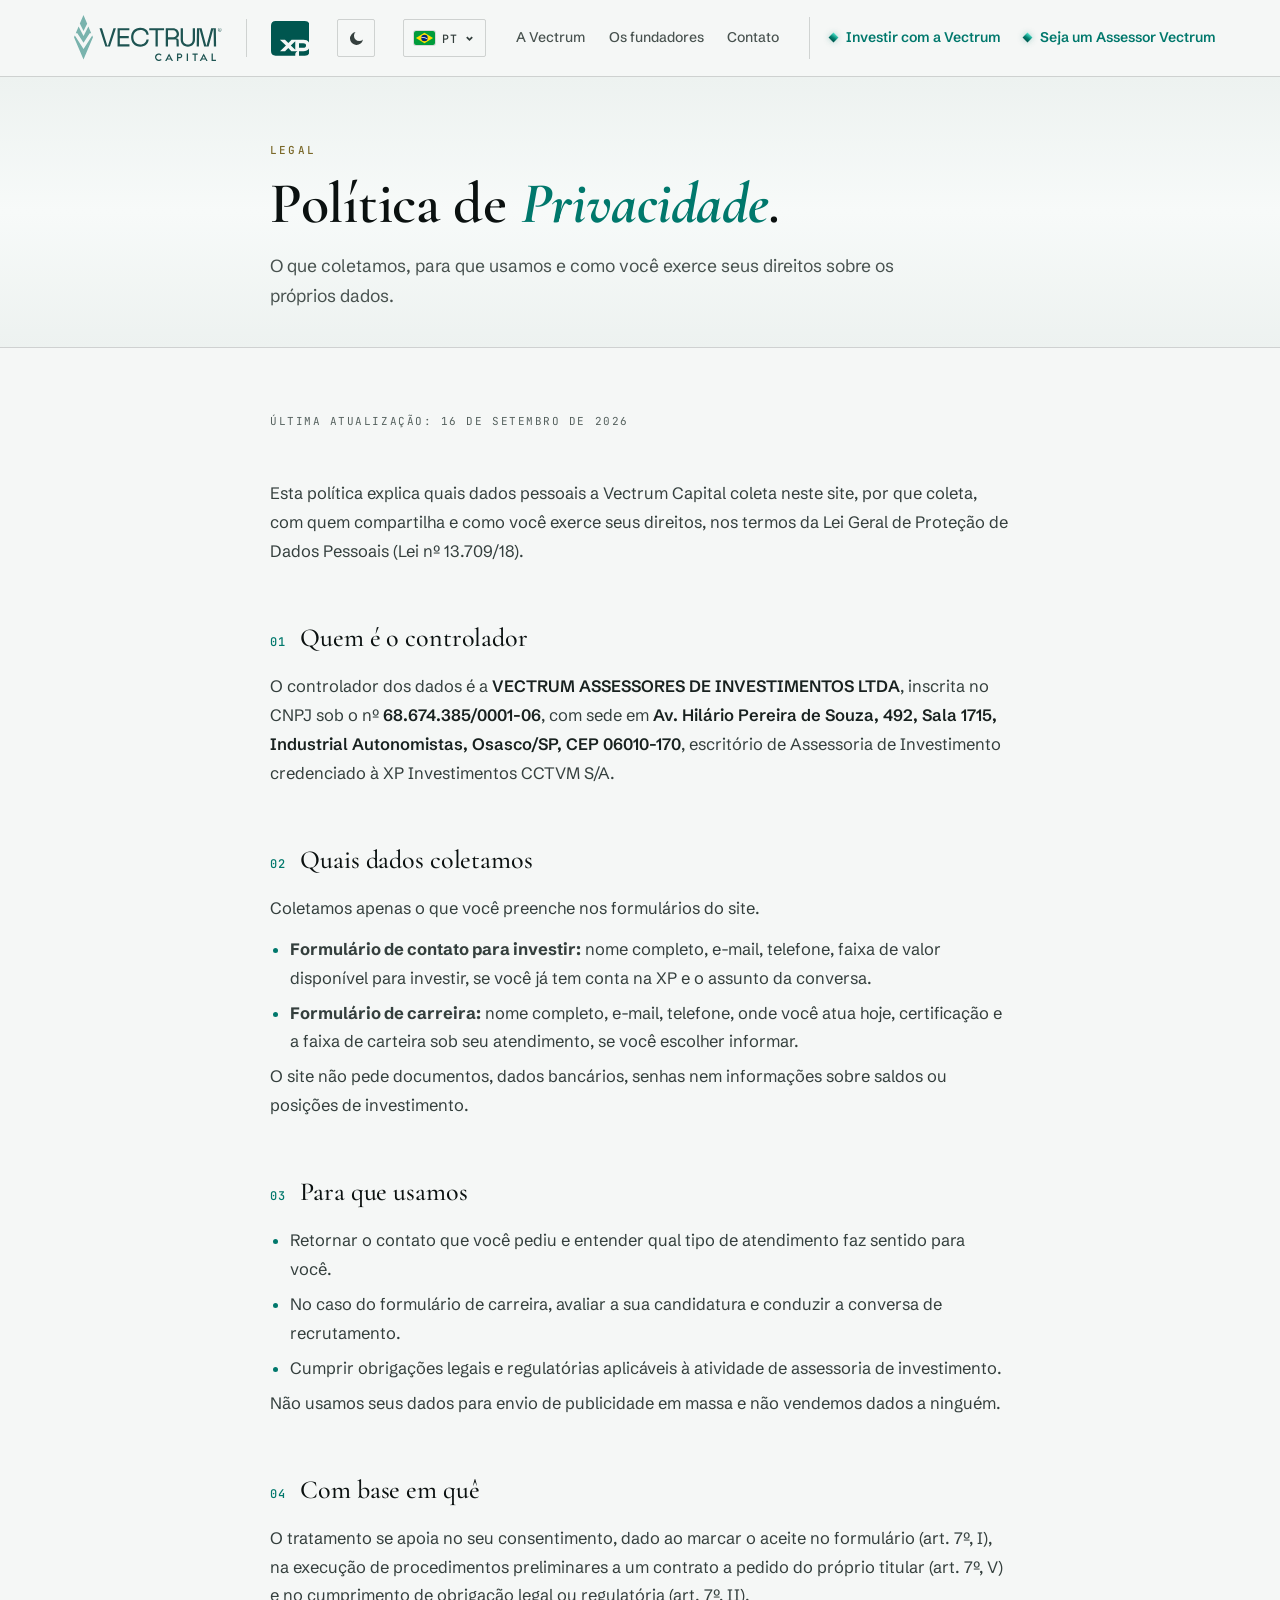
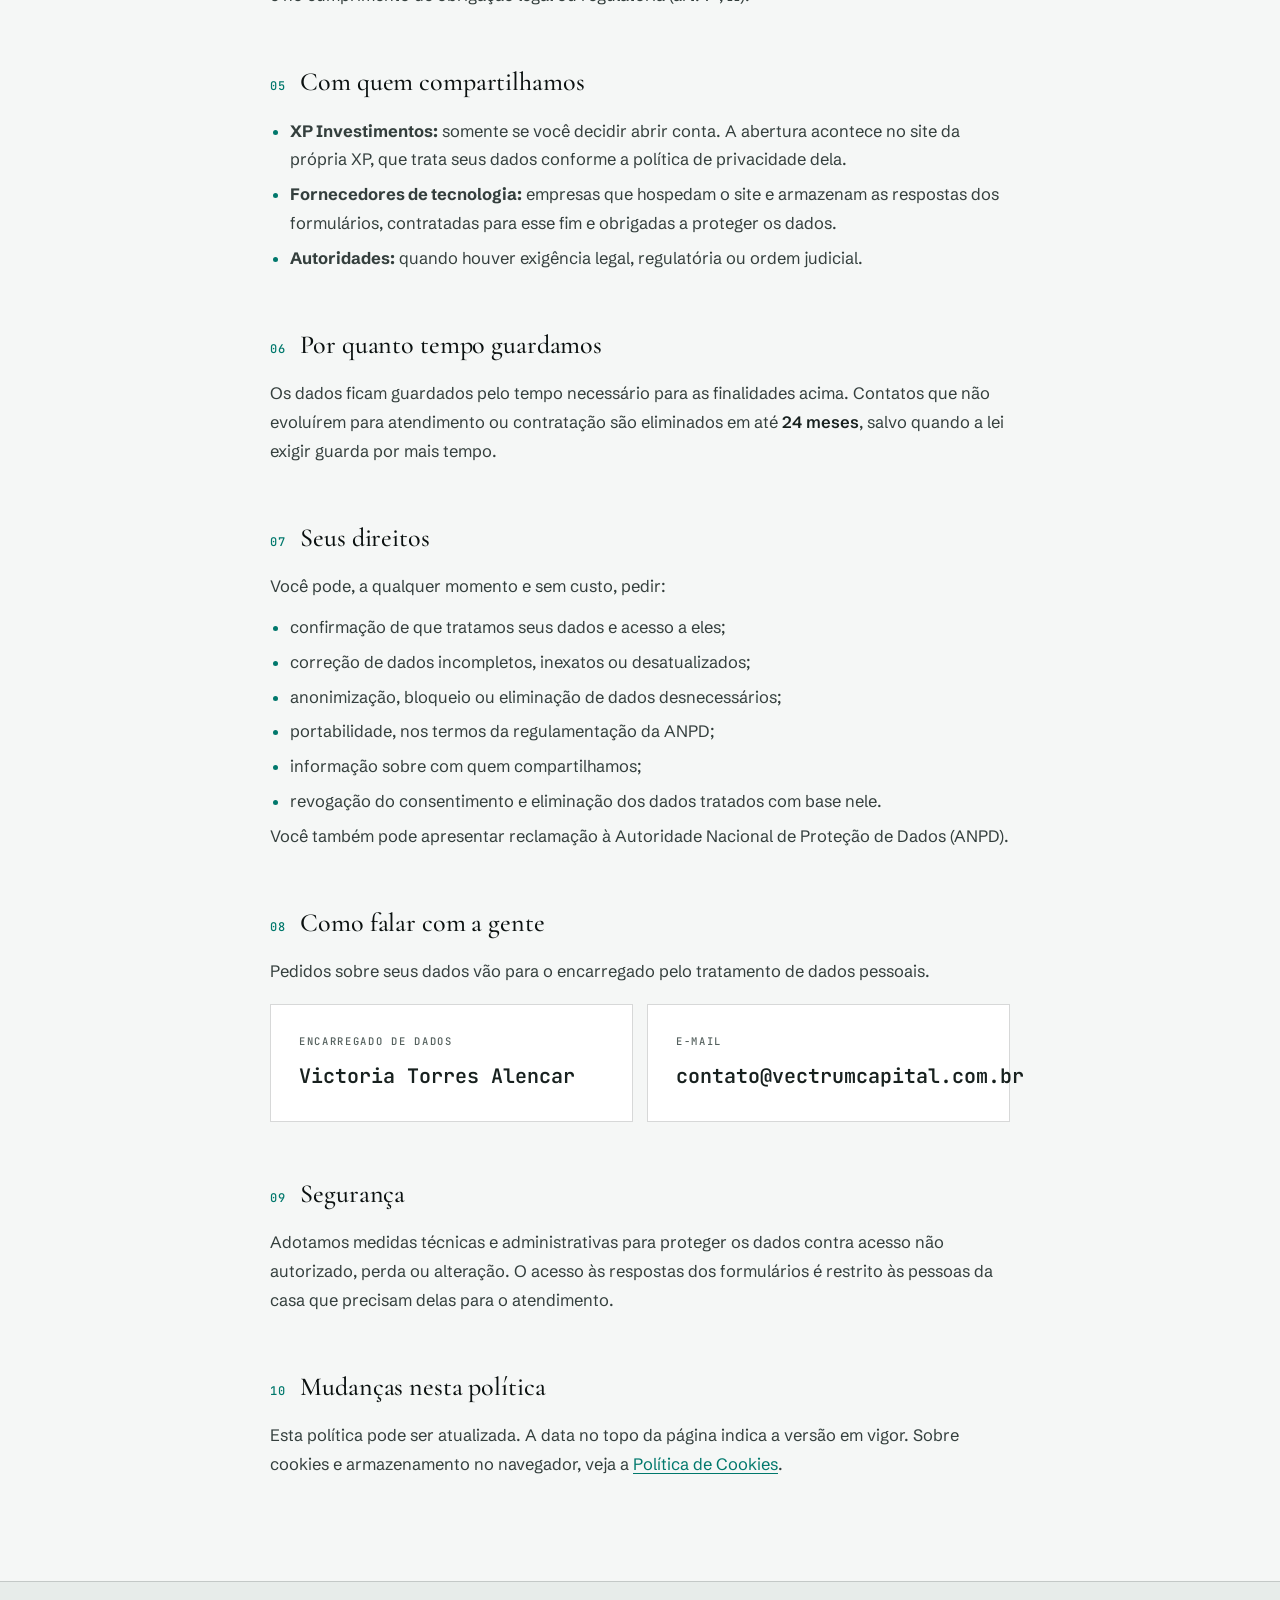
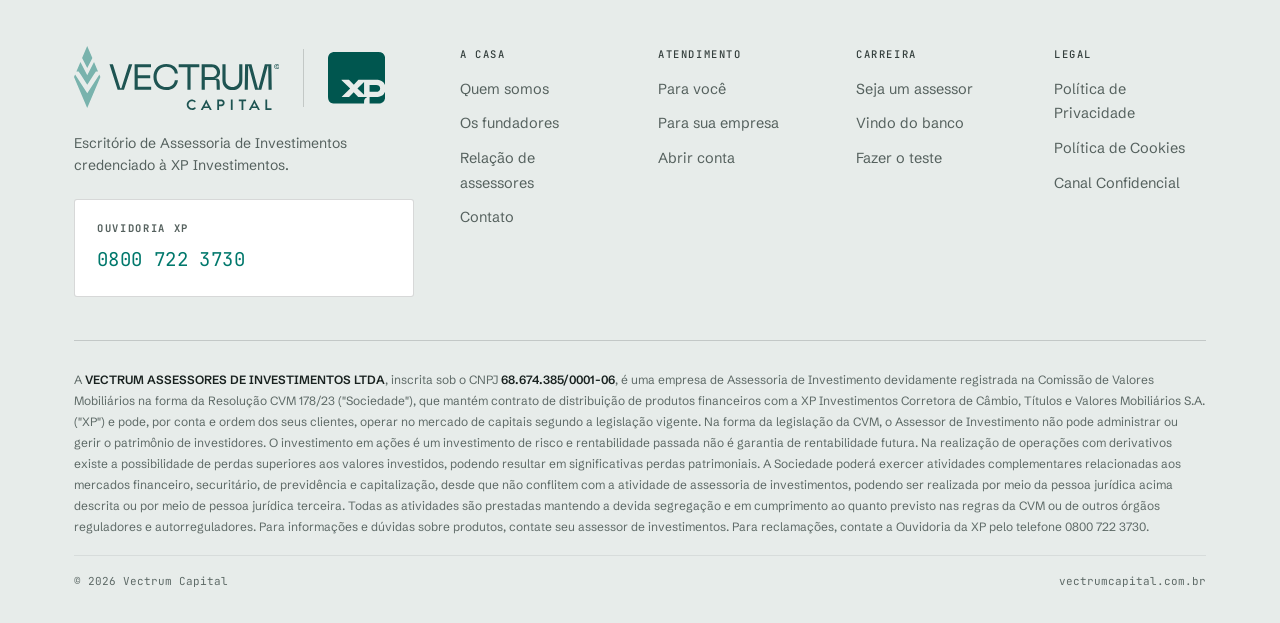
<file: privacidade.html>
<!doctype html>
<html lang="pt-BR" data-tema="claro">
<head>
<meta charset="utf-8">
<meta name="viewport" content="width=device-width, initial-scale=1">
<!-- previa interna: fora dos buscadores ate a casa decidir publicar -->
<meta name="robots" content="noindex, nofollow, noarchive">
<meta data-i18n-a="content:k4b1ff5b3" name="description" content="Como a Vectrum Capital trata os dados pessoais coletados no site, nos termos da LGPD.">
<meta name="theme-color" content="#F5F7F6">
<script>/* tema antes da pintura: o site nasce claro; quem escolheu o escuro volta no escuro */try{var tv=localStorage.getItem('vectrum-tema-v2');if(tv==='escuro')document.documentElement.removeAttribute('data-tema');else if(tv==='verde')document.documentElement.setAttribute('data-tema','verde');if((localStorage.getItem('vectrum-idioma')||'pt')!=='pt')document.documentElement.className+=' i18n-carregando'}catch(e){}</script>
<link rel="stylesheet" href="i18n/i18n.css?v=4">
<script src="i18n/i18n.js?v=6" defer></script>
<link rel="icon" type="image/svg+xml" href="favicon.svg?v=2">
<meta data-i18n-a="content:kc196e4b9" property="og:title" content="Política de Privacidade · Vectrum">
<meta data-i18n-a="content:k4b1ff5b3" property="og:description" content="Como a Vectrum Capital trata os dados pessoais coletados no site, nos termos da LGPD.">
<meta property="og:type" content="website">
<title data-i18n="kc196e4b9">Política de Privacidade · Vectrum</title>
<link rel="preconnect" href="https://fonts.googleapis.com">
<link rel="preconnect" href="https://fonts.gstatic.com" crossorigin>
<link rel="stylesheet" href="https://fonts.googleapis.com/css2?family=Cormorant+Garamond:ital,wght@0,300;0,400;0,500;0,600;0,700;1,500;1,600;1,700&family=Schibsted+Grotesk:wght@400;500;600;700;800&family=JetBrains+Mono:wght@400;500;700&display=swap">

<style>
:root{
  /* texto mais claro e mais legivel que a versao anterior */
  --ink-0:#FFFFFF; --ink-1:#EDEFEE; --ink-2:#C8CCCB; --ink-3:#9AA3A1; --ink-4:#848D8B; --ink-5:#7A8381;

  --green:#00665E; --green-live:#16BFA9; --green-deep:#002420; --green-abyss:#001210; --surface:#00231F;
  --metal:#B8A567; --preto:#121212;
  --up:#16BFA9; --down:#E8685C;

  --bg:#000000; --card:#080A0A; --card-hi:#0E1312;
  --line:rgba(200,204,203,.13); --line-soft:rgba(200,204,203,.06);

  --f-disp:"Fraunces",Georgia,serif;
  --f-ui:"Schibsted Grotesk",system-ui,-apple-system,sans-serif;
  --f-mono:"JetBrains Mono",ui-monospace,Menlo,monospace;
  --f-marca:"Cormorant Garamond",Georgia,serif;

  /* superficies que o tema claro precisa inverter */
  --nav-bg:rgba(0,0,0,.84); --nav-bg-mob:rgba(0,0,0,.98);
  --selo-bg:rgba(0,0,0,.6); --selo-bd:rgba(184,165,103,.3); --selo-tx:rgba(184,165,103,.92);
  --faixa-1:linear-gradient(180deg,#000,#01100E 52%,#000);
  --faixa-2:linear-gradient(180deg,#000,#01100E 50%,#000);
  --faixa-3:radial-gradient(62% 70% at 50% 0%, rgba(0,102,94,.2), transparent 64%),#000;
  --carreira-bg:linear-gradient(180deg,#000,#01100E 40%,#001A17);
  --foco-bg:#0E1312;
  --ticker-bg:#050707; --rodape-bg:#020303; --campo-bg:#0A0D0D;
  --tiras-bg:#060808; --tira-bg:#0C110F; --galeria-bg:#0A0E0D; --hover-suave:rgba(255,255,255,.03);

  --pad:clamp(20px,5vw,64px);
  --nav-h:76px;
  --ease:cubic-bezier(.16,.84,.44,1);
}
/* ====== TEMA CLARO ======
   O site nasce claro (pedido da Victoria, 27/09). O escuro e opcional e entra so quando a pessoa clica.
   Aqui so os tokens mudam: nenhuma regra de layout e reescrita. */
:root[data-tema="claro"]{
  --ink-0:#0B1110; --ink-1:#18211F; --ink-2:#343F3D; --ink-3:#48524F; --ink-4:#55615E; --ink-5:#5E6A67;

  --green:#00564F; --green-live:#00786C; --metal:#7A6829;
  --up:#0B7D6E; --down:#BE4237;

  --bg:#F5F7F6; --card:#FFFFFF; --card-hi:#ECF1EF;
  --line:rgba(11,17,16,.16); --line-soft:rgba(11,17,16,.07);

  --nav-bg:rgba(245,247,246,.86); --nav-bg-mob:rgba(245,247,246,.98);
  --selo-bg:rgba(122,104,41,.09); --selo-bd:rgba(122,104,41,.34); --selo-tx:#6B5A22;
  --faixa-1:linear-gradient(180deg,#EDF2F0,#F7FAF9 52%,#EDF2F0);
  --faixa-2:linear-gradient(180deg,#EDF2F0,#F7FAF9 50%,#EDF2F0);
  --faixa-3:radial-gradient(62% 70% at 50% 0%, rgba(0,102,94,.10), transparent 64%),#F0F4F3;
  --carreira-bg:linear-gradient(180deg,#EDF2F0,#F3F7F6 40%,#E6EFED);
  --foco-bg:#FFFFFF;
  --ticker-bg:#EDF1F0; --rodape-bg:#E7ECEA; --campo-bg:#FFFFFF;
  --tiras-bg:#E9EEEC; --tira-bg:#DDE5E3; --galeria-bg:#E4EBE9; --hover-suave:rgba(11,17,16,.05);
}
/* ====== TEMA VERDE (28/09) ======
   Terceira opção: o verde Aston Martin da marca (#00665E) vira o ambiente.
   Parte do escuro (texto claro) e troca só as superfícies e os acentos. */
:root[data-tema="verde"]{
  --green:#008C80; --green-live:#7FE3D2; --green-deep:#00241F; --green-abyss:#001A17; --surface:#003A34;
  --up:#7FE3D2; --down:#FF9A8F;
  --bg:#00332E; --card:#003D37; --card-hi:#004841;
  --line:rgba(255,255,255,.15); --line-soft:rgba(255,255,255,.07);
  --nav-bg:rgba(0,51,46,.88); --nav-bg-mob:rgba(0,51,46,.98);
  --selo-bg:rgba(0,36,31,.55);
  --faixa-1:linear-gradient(180deg,#00332E,#003E38 52%,#00332E);
  --faixa-2:linear-gradient(180deg,#00332E,#003E38 50%,#00332E);
  --faixa-3:radial-gradient(62% 70% at 50% 0%, rgba(127,227,210,.14), transparent 64%),#00332E;
  --carreira-bg:linear-gradient(180deg,#00332E,#003A34 40%,#00443D);
  --foco-bg:#003D37;
  --ticker-bg:#002C28; --rodape-bg:#002622; --campo-bg:#003A34;
  --tiras-bg:#002E29; --tira-bg:#003D37; --galeria-bg:#003530; --hover-suave:rgba(255,255,255,.05);
}
/* o veu sobre foto continua escuro nos dois temas: ele protege texto branco sobre imagem */
/* rotulo verde sobre foto: a foto continua escura, entao o verde vivo do tema escuro e o que aparece */
:root[data-tema="claro"] .socio .galeria .nome-sobre span,
:root[data-tema="claro"] .faixa-img .frase small{color:#16BFA9}
/* cartoes das faixas: o veu escuro sobre card claro virava cinza sujo, no claro a mesa some no papel */
:root[data-tema="claro"] .fx .arte{opacity:.34;filter:saturate(.5) contrast(1.02)}
:root[data-tema="claro"] .fx:hover .arte{opacity:.5}
:root[data-tema="claro"] .fx .arte::after{background:linear-gradient(178deg, rgba(255,255,255,.05) 0%, rgba(255,255,255,.78) 42%, rgba(255,255,255,.97) 70%, #FFFFFF 100%)}
:root[data-tema="claro"] .fx .brasao{filter:drop-shadow(0 6px 14px rgba(0,36,32,.28)) drop-shadow(0 0 18px rgba(22,191,169,.12))}

*{box-sizing:border-box}
html{scroll-behavior:smooth;scroll-padding-top:calc(var(--nav-h) + 14px)}
body{
  margin:0;background:var(--bg);color:var(--ink-2);
  font-family:var(--f-ui);font-weight:400;font-size:17px;line-height:1.7;
  -webkit-font-smoothing:antialiased;overflow-x:hidden;
}
.wrap{max-width:1260px;margin:0 auto;padding-inline:var(--pad)}
h1,h2,h3,h4{margin:0;text-wrap:balance;color:var(--ink-1)}
p{margin:0}
a{color:inherit}
img{max-width:100%;display:block}

/* tipografia com carater: display Fraunces, corpo grotesca, numeros mono */
h1,h2{font-family:var(--f-disp);font-weight:500;font-variation-settings:"SOFT" 0,"WONK" 0;letter-spacing:-.012em}
h3{font-family:var(--f-ui);font-weight:600;letter-spacing:-.005em}
.num-mono{font-family:var(--f-mono);font-variant-numeric:tabular-nums}

.eyebrow{font-family:var(--f-mono);font-size:11px;font-weight:500;letter-spacing:.2em;text-transform:uppercase;color:var(--green-live);margin:0}
.eyebrow.metal{color:var(--metal)}
.lede{color:var(--ink-3);font-size:17.5px;max-width:60ch;line-height:1.72}
strong{color:var(--ink-1);font-weight:600}

/* marca */
.vsym{fill:currentColor}   /* fill precisa ser herdado: nao atravessa o shadow do <use> */
.xp{fill:currentColor}
.vname{font-family:var(--f-marca);font-weight:300;line-height:1;letter-spacing:.055em;white-space:nowrap}
.vdesc{font-family:var(--f-ui);font-weight:500;letter-spacing:.4em;text-transform:uppercase;padding-left:.4em;white-space:nowrap}

/* lockup com a XP, padrao dos credenciados: fio vertical, alinhado pela altura */
.lockup{display:flex;align-items:center;gap:clamp(14px,1.9vw,24px)}
.lockup .lk-v{display:flex;align-items:center;gap:clamp(12px,1.5vw,19px);color:var(--ink-0)}
.lockup .lk-fio{width:1px;background:var(--line);flex:none}
.lockup .xp{width:auto;flex:none;color:var(--ink-1)}

/* slot */
.slot::after{
  content:attr(data-slot);position:absolute;top:9px;left:9px;z-index:4;
  font-family:var(--f-mono);font-size:8.5px;font-weight:500;letter-spacing:.11em;text-transform:uppercase;
  color:var(--selo-tx);background:var(--selo-bg);border:1px solid var(--selo-bd);
  padding:3px 7px;border-radius:2px;pointer-events:none;
}
.foto-vazia{background:radial-gradient(70% 90% at 30% 10%, rgba(22,191,169,.10), transparent 62%),linear-gradient(160deg,#0E1413,#060909);position:relative;overflow:hidden}

/* ================= NAV ================= */
.nav{position:sticky;top:0;z-index:70;background:var(--nav-bg);backdrop-filter:blur(18px);border-bottom:1px solid var(--line)}
.nav-in{display:flex;align-items:center;gap:clamp(12px,2.2vw,34px);height:var(--nav-h)}
.nav-marca{text-decoration:none;flex:none}
.nav-marca .vsym{height:40px}
.nav-marca .vname{font-size:27px;letter-spacing:.07em}
.nav-marca .vdesc{font-size:6.5px;letter-spacing:.46em;padding-left:.46em;margin-top:5px;color:var(--ink-4)}
.nav-marca .lk-fio{height:38px}
.nav-marca .xp{height:35px}
.nav-links{display:flex;align-items:center;gap:clamp(9px,1.5vw,24px);margin-left:auto}
.nav-links a{
  font-size:14px;font-weight:500;color:var(--ink-3);text-decoration:none;
  padding:9px 2px;position:relative;transition:color .22s;white-space:nowrap;
}
.nav-links a::after{content:"";position:absolute;left:0;right:100%;bottom:4px;height:1px;background:var(--green-live);transition:right .32s var(--ease)}
.nav-links a:hover{color:var(--ink-0)}
.nav-links a:hover::after{right:0}
.nav-links a.destaque{color:var(--green-live);font-weight:600}
.nav-cta{
  flex:none;background:var(--green);color:#fff;text-decoration:none;font-family:var(--f-ui);
  font-size:13.5px;font-weight:600;padding:12px 22px;border-radius:2px;
  transition:background .24s,transform .24s,box-shadow .24s;white-space:nowrap;
}
.nav-cta:hover{background:#007D72;transform:translateY(-1px);box-shadow:0 8px 22px -8px rgba(0,102,94,.8)}
.nav-tema{background:none;border:1px solid var(--line);border-radius:2px;color:var(--ink-2);
  width:38px;height:38px;flex:none;cursor:pointer;display:grid;place-items:center;
  transition:border-color .25s var(--ease),color .25s var(--ease)}
.nav-tema:hover{border-color:var(--green-live);color:var(--ink-0)}
.nav-tema svg{width:17px;height:17px;fill:currentColor}
/* o ícone mostra o PRÓXIMO tema: claro → escuro (lua) → verde (bolinha verde) → claro (sol) */
.nav-tema .t-lua,.nav-tema .t-sol{display:none}
:root[data-tema="claro"] .nav-tema .t-lua{display:block}
:root[data-tema="claro"] .nav-tema .t-verde{display:none}
:root[data-tema="verde"] .nav-tema .t-sol{display:block}
:root[data-tema="verde"] .nav-tema .t-verde{display:none}
.nav-burger{display:none;margin-left:auto;background:none;border:1px solid var(--line);border-radius:2px;color:var(--ink-1);padding:9px 13px;cursor:pointer;font-family:var(--f-ui);font-size:13px;font-weight:500}
@media(max-width:1060px){
  .nav-links{display:none;position:absolute;top:var(--nav-h);left:0;right:0;background:var(--nav-bg-mob);border-bottom:1px solid var(--line);flex-direction:column;align-items:flex-start;gap:0;padding:8px var(--pad) 18px;margin:0}
  .nav-links.aberto{display:flex}
  .nav-links a{width:100%;padding:14px 0;border-bottom:1px solid var(--line-soft)}
  .nav-burger{display:block}.nav-cta{display:none}
}

/* ================= HERO ================= */
.hero{position:relative;padding-block:clamp(52px,8vw,96px) clamp(44px,6vw,78px);overflow:hidden}
.hero-fundo{position:absolute;inset:0;z-index:0;
  background:radial-gradient(56% 60% at 74% 16%, rgba(0,102,94,.32), transparent 62%),
             radial-gradient(46% 50% at 12% 86%, rgba(22,191,169,.10), transparent 60%),
             var(--faixa-1)}
.hero-grade{position:absolute;inset:0;z-index:0;opacity:.55;
  background-image:linear-gradient(rgba(255,255,255,.022) 1px,transparent 1px),linear-gradient(90deg,rgba(255,255,255,.022) 1px,transparent 1px);
  background-size:68px 68px;mask-image:radial-gradient(70% 70% at 50% 40%,#000,transparent)}
.hero-in{position:relative;z-index:1;display:grid;grid-template-columns:minmax(0,1.04fr) minmax(0,.96fr);gap:clamp(30px,4.6vw,64px);align-items:center}
@media(max-width:940px){.hero-in{grid-template-columns:1fr}}
.hero h1{font-size:clamp(40px,6.2vw,76px);line-height:1.04;margin-block:20px 22px;color:var(--ink-0);font-weight:500}
.hero h1 em{font-style:italic;color:var(--green-live);font-weight:500}
.hero .sub{color:var(--ink-2);font-size:clamp(16px,1.5vw,18.5px);max-width:50ch;line-height:1.7}
.hero-botoes{display:flex;flex-wrap:wrap;gap:13px;margin-top:32px}
.btn{
  display:inline-flex;align-items:center;justify-content:center;gap:9px;text-decoration:none;border:0;cursor:pointer;
  font-family:var(--f-ui);font-size:14.5px;font-weight:600;
  padding:15px 28px;border-radius:2px;position:relative;overflow:hidden;
  transition:background .24s,transform .24s,border-color .24s,color .24s,box-shadow .24s;
}
.btn-1{background:var(--green);color:#fff}
.btn-1:hover{background:#007D72;transform:translateY(-2px);box-shadow:0 12px 30px -10px rgba(0,102,94,.9)}
.btn-2{background:transparent;color:var(--ink-1);border:1px solid rgba(200,204,203,.3)}
.btn-2:hover{border-color:var(--green-live);color:var(--green-live);transform:translateY(-2px);background:rgba(22,191,169,.06)}
.btn:focus-visible{outline:2px solid var(--green-live);outline-offset:3px}

.hero-visual{position:relative;aspect-ratio:4/5;border:1px solid var(--line);border-radius:3px;overflow:hidden}
.hero-visual img,.hero-visual video{width:100%;height:100%;object-fit:cover;display:block;transform:scale(1.02);transition:transform 1.1s var(--ease)}
.hero-visual:hover img,.hero-visual:hover video{transform:scale(1.06)}
.hero-visual::after{content:"";position:absolute;inset:0;background:linear-gradient(180deg,rgba(0,0,0,.18) 0%,rgba(0,0,0,0) 34%,rgba(0,0,0,.62) 100%);pointer-events:none}
.hero-visual .legenda{position:absolute;left:0;right:0;bottom:0;z-index:2;padding:20px 22px;font-family:var(--f-mono);font-size:10.5px;letter-spacing:.14em;text-transform:uppercase;color:rgba(255,255,255,.72)}
@media(max-width:940px){.hero-visual{aspect-ratio:16/10}}

/* ================= NUMEROS ================= */
.numeros{display:grid;grid-template-columns:repeat(auto-fit,minmax(172px,1fr));gap:1px;background:var(--line-soft);border-block:1px solid var(--line)}
.num{background:var(--card);padding:clamp(24px,3vw,36px) clamp(18px,2vw,28px);display:flex;flex-direction:column;gap:7px;position:relative;transition:background .35s}
.num::before{content:"";position:absolute;inset:0;background:radial-gradient(70% 100% at 50% 0%, rgba(22,191,169,.10), transparent 70%);opacity:0;transition:opacity .4s}
.num:hover{background:var(--card-hi)}
.num:hover::before{opacity:1}
.num b{font-family:var(--f-mono);font-weight:700;font-size:clamp(28px,3.6vw,42px);line-height:1;color:var(--ink-0);letter-spacing:-.02em;position:relative}
.num span{font-family:var(--f-mono);font-size:10.5px;letter-spacing:.16em;text-transform:uppercase;color:var(--ink-4);position:relative}

/* ================= SECOES ================= */
.sec{padding-block:clamp(60px,8vw,110px);position:relative}
.sec-linha{border-top:1px solid var(--line)}
.sec-head{max-width:60ch;margin-bottom:clamp(30px,4vw,52px)}
.sec-head h2{font-size:clamp(31px,4.4vw,52px);line-height:1.1;margin-block:14px 17px;color:var(--ink-0);font-weight:500}
.sec-head h2 em{font-style:italic;color:var(--green-live)}
.faixa-escura{background:var(--faixa-2)}
.faixa-verde{background:var(--faixa-3)}

/* ============ BLOCO VIVO: base de todo card ============ */
.vivo{
  position:relative;background:var(--card);border:1px solid var(--line);border-radius:3px;
  overflow:hidden;isolation:isolate;
  transition:transform .42s var(--ease),border-color .42s,background .42s,box-shadow .42s;
}
.vivo::before{ /* luz que segue o ponteiro */
  content:"";position:absolute;inset:-1px;z-index:0;pointer-events:none;opacity:0;
  background:radial-gradient(320px circle at var(--mx,50%) var(--my,0%), rgba(22,191,169,.16), transparent 62%);
  transition:opacity .45s;
}
.vivo::after{ /* filete superior que cresce */
  content:"";position:absolute;top:0;left:0;height:2px;width:0;z-index:2;
  background:linear-gradient(90deg,var(--green-live),rgba(22,191,169,0));
  transition:width .55s var(--ease);
}
.vivo:hover{transform:translateY(-5px);border-color:rgba(22,191,169,.34);background:var(--card-hi);box-shadow:0 22px 44px -26px rgba(0,0,0,.95)}
.vivo:hover::before{opacity:1}
.vivo:hover::after{width:100%}
.vivo > *{position:relative;z-index:1}

/* ================= DIFERENCIAIS ================= */
.grade-6{display:grid;grid-template-columns:repeat(auto-fit,minmax(288px,1fr));gap:clamp(14px,1.7vw,20px)}
.dcard{padding:clamp(24px,2.7vw,32px);display:flex;flex-direction:column;gap:13px}
.dcard .ico{width:30px;height:30px;color:var(--green-live);transition:transform .45s var(--ease),color .3s}
.dcard:hover .ico{transform:translateY(-2px) scale(1.08)}
.dcard .ico svg{width:100%;height:100%;fill:none;stroke:currentColor;stroke-width:1.4;stroke-linecap:round;stroke-linejoin:round}
.dcard h3{font-size:18px;color:var(--ink-0)}
.dcard p{font-size:15.5px;line-height:1.66;color:var(--ink-2)}
.dcard .grifo{color:var(--green-live);font-weight:600}

/* ================= FAIXAS ================= */
.faixas{display:grid;grid-template-columns:repeat(auto-fit,minmax(250px,1fr));gap:clamp(12px,1.5vw,16px)}
.fx{padding:clamp(30px,3.4vw,44px);display:flex;flex-direction:column;gap:11px;position:relative;overflow:hidden;min-height:clamp(260px,26vw,330px);justify-content:flex-end}
/* arte de fundo: malha geométrica que ganha densidade conforme o nível sobe */
.fx .arte{
  position:absolute;inset:0;z-index:0;pointer-events:none;
  background-size:cover;background-position:center;
  opacity:.50;filter:saturate(.62) contrast(1.06);
  transition:opacity .7s var(--ease),transform 1.5s var(--ease),filter .7s;
  transform:scale(1.05);
}
/* o véu mantém o texto legível e deixa a mesa aparecer só no topo do card */
.fx .arte::after{
  content:"";position:absolute;inset:0;
  background:linear-gradient(178deg, rgba(0,0,0,.18) 0%, rgba(4,10,9,.72) 46%, rgba(4,10,9,.96) 78%, #040A09 100%);
}
.fx:hover .arte{opacity:.78;transform:scale(1.1);filter:saturate(.85) contrast(1.1)}
.fx > *:not(.arte){position:relative;z-index:1}
/* selo sólido: massa de metal, não contorno */
.fx .brasao{width:78px;height:78px;margin-bottom:16px;display:block;position:relative;
  filter:drop-shadow(0 6px 16px rgba(0,0,0,.95)) drop-shadow(0 0 22px rgba(22,191,169,.18))}
.fx .brasao svg{width:100%;height:100%;overflow:visible;transition:transform .55s var(--ease)}
.fx .brasao .corpo{fill:url(#metal);transition:fill .5s}
.fx .brasao .chapa{fill:url(#chapa)}
.fx .brasao .aro{fill:none;stroke:rgba(255,255,255,.34);stroke-width:1.1}
.fx .brasao .vinco{fill:none;stroke:rgba(0,0,0,.42);stroke-width:1.4}
.fx .brasao .cravo{fill:#0B1413}
.fx .brasao .lasca{fill:rgba(255,255,255,.20)}
.fx .brasao .numeral{
  font-family:var(--f-mono);font-size:15px;font-weight:700;letter-spacing:.04em;
  fill:#04100E;text-anchor:middle;
}
.fx:hover .brasao svg{transform:scale(1.07) rotate(-4deg)}
.fx:hover .brasao .corpo{fill:url(#metal-hi)}
.fx .valor{font-family:var(--f-mono);font-size:11.5px;letter-spacing:.13em;text-transform:uppercase;color:var(--green-live);font-weight:500}
.fx .nivel{font-family:var(--f-disp);font-size:29px;color:var(--ink-0);font-weight:500;line-height:1.1}
.fx ul{list-style:none;margin:10px 0 0;padding:0;display:flex;flex-direction:column;gap:9px}
.fx li{font-size:15px;color:var(--ink-2);padding-left:18px;position:relative;line-height:1.55}
.carreira .sub-titulo{font-family:var(--f-disp);font-size:clamp(21px,2.6vw,31px);line-height:1.2;color:var(--ink-2);font-weight:400;margin:-4px 0 18px}
.carreira .sub-titulo em{font-style:italic;color:var(--green-live)}
.fx li::before{content:"";position:absolute;left:0;top:9px;width:6px;height:6px;background:var(--green-live);transform:rotate(45deg);transition:transform .4s var(--ease)}
.fx:hover li::before{transform:rotate(135deg)}

/* ================= FUNDADORES ================= */
.socios{display:grid;grid-template-columns:repeat(auto-fit,minmax(310px,1fr));gap:clamp(16px,2vw,24px)}
.socio{display:flex;flex-direction:column}
.socio .galeria{position:relative;aspect-ratio:4/5;overflow:hidden;background:var(--galeria-bg)}
.socio .galeria img{position:absolute;inset:0;width:100%;height:100%;object-fit:cover;opacity:0;transform:scale(1.06);transition:opacity .72s var(--ease),transform 1.3s var(--ease)}
.socio .galeria img.ativa{opacity:1;transform:scale(1)}
.socio .galeria .veu{position:absolute;inset:0;background:linear-gradient(180deg,rgba(0,0,0,.05) 0%,rgba(0,0,0,0) 40%,rgba(0,0,0,.82) 100%);z-index:2;pointer-events:none}
.socio .galeria .contador{position:absolute;top:12px;right:13px;z-index:3;font-family:var(--f-mono);font-size:10px;letter-spacing:.1em;color:rgba(255,255,255,.72);background:rgba(0,0,0,.45);border:1px solid rgba(255,255,255,.14);padding:3px 8px;border-radius:2px}
.socio .galeria .nome-sobre{position:absolute;left:0;right:0;bottom:0;z-index:3;padding:0 20px 16px;display:flex;flex-direction:column;gap:3px}
.socio .galeria .nome-sobre b{font-family:var(--f-disp);font-size:30px;font-weight:500;color:#fff;line-height:1.05}
.socio .galeria .nome-sobre span{font-family:var(--f-mono);font-size:10px;letter-spacing:.16em;text-transform:uppercase;color:var(--green-live)}

/* miniaturas: a selecionada se destaca */
.tiras{display:flex;gap:7px;padding:12px 14px;background:var(--tiras-bg);border-bottom:1px solid var(--line-soft);overflow-x:auto;scrollbar-width:none}
.tiras::-webkit-scrollbar{display:none}
.tira{
  flex:0 0 auto;width:46px;height:46px;border-radius:2px;overflow:hidden;cursor:pointer;position:relative;
  border:1px solid var(--line);background:var(--tira-bg);padding:0;
  opacity:.48;filter:grayscale(.55);
  transition:opacity .35s,filter .35s,transform .35s var(--ease),border-color .35s,width .35s var(--ease),height .35s var(--ease);
}
.tira img{width:100%;height:100%;object-fit:cover}
.tira:hover{opacity:.85;filter:grayscale(.15);transform:translateY(-2px)}
.tira[aria-selected="true"]{opacity:1;filter:none;border-color:var(--green-live);width:58px;height:58px;box-shadow:0 0 0 1px rgba(22,191,169,.45),0 8px 20px -10px rgba(22,191,169,.7)}
.tira.vazia{display:grid;place-items:center}
.tira.vazia span{font-family:var(--f-mono);font-size:15px;color:var(--ink-5)}
.tira:focus-visible{outline:2px solid var(--green-live);outline-offset:2px}

.socio .corpo{padding:clamp(20px,2.3vw,26px);display:flex;flex-direction:column;gap:14px;flex:1}
.socio .bio{font-size:15px;line-height:1.65;color:var(--ink-2)}
.socio .skills{display:flex;flex-wrap:wrap;gap:6px}
.socio .skills span{font-family:var(--f-mono);font-size:10px;letter-spacing:.07em;text-transform:uppercase;color:var(--ink-2);border:1px solid var(--line);border-radius:2px;padding:5px 9px;transition:border-color .3s,color .3s,background .3s}
.socio:hover .skills span{border-color:rgba(22,191,169,.24)}
.socio .trilha{margin-top:auto;padding-top:15px;border-top:1px solid var(--line-soft);display:flex;flex-direction:column;gap:7px}
.socio .trilha i{font-style:normal;font-size:13.5px;color:var(--ink-4);display:flex;gap:12px}
.socio .trilha i b{font-family:var(--f-mono);color:var(--ink-2);font-weight:500;font-size:11px;letter-spacing:.08em;text-transform:uppercase;min-width:82px;padding-top:2px}

/* ================= CLASSES ================= */
.classes{display:grid;grid-template-columns:repeat(auto-fit,minmax(186px,1fr));gap:clamp(10px,1.2vw,14px)}
.cl{padding:22px 20px 24px;display:flex;flex-direction:column;gap:7px}
.cl b{font-size:15.5px;font-weight:600;color:var(--ink-1)}
.cl span{font-size:13px;color:var(--ink-4);line-height:1.5}

/* insígnias: desenhadas com o vocabulário da marca — ângulos, losangos e retas */
.insignia{
  width:38px;height:38px;margin-bottom:9px;position:relative;
  display:grid;place-items:center;flex:none;
}
.insignia::before{ /* moldura em losango, o motivo da casa */
  content:"";position:absolute;inset:2px;border:1px solid var(--line);
  transform:rotate(45deg);border-radius:2px;
  transition:border-color .45s var(--ease),transform .55s var(--ease),background .45s;
}
.cl:hover .insignia::before,.fx:hover .insignia::before{
  border-color:rgba(22,191,169,.42);transform:rotate(90deg);
  background:radial-gradient(60% 60% at 50% 50%, rgba(22,191,169,.10), transparent 70%);
}
.insignia svg{
  position:relative;width:19px;height:19px;
  fill:none;stroke:var(--green-live);stroke-width:1.5;
  stroke-linecap:round;stroke-linejoin:round;
  transition:transform .45s var(--ease),stroke .3s;
}
.cl:hover .insignia svg,.fx:hover .insignia svg{transform:scale(1.12)}
.insignia svg .cheio{fill:var(--green-live);stroke:none}

/* ================= CARREIRA ================= */
.carreira{background:var(--carreira-bg)}
.verdade{display:grid;grid-template-columns:repeat(auto-fit,minmax(255px,1fr));gap:clamp(12px,1.5vw,16px)}
.vd{padding:clamp(22px,2.5vw,28px);display:flex;flex-direction:column;gap:9px}
.vd .fase{font-family:var(--f-mono);font-size:10.5px;letter-spacing:.16em;text-transform:uppercase;color:var(--metal);font-weight:500}
.vd b{font-family:var(--f-disp);font-size:26px;font-weight:500;color:var(--ink-0);line-height:1.12}
.vd p{font-size:14.5px;color:var(--ink-2);line-height:1.62}
.vd .barra{height:3px;background:rgba(200,204,203,.1);border-radius:2px;overflow:hidden;margin-top:4px}
.vd .barra i{display:block;height:100%;background:linear-gradient(90deg,var(--green),var(--green-live));width:0;transition:width 1.1s var(--ease)}
.vd.revela .barra i,.vd:hover .barra i{width:var(--w,25%)}

.tab-rolagem{overflow-x:auto;border:1px solid var(--line);border-radius:3px;background:var(--card)}
.comparativo{width:100%;border-collapse:collapse;font-size:15px;min-width:560px}
.comparativo th,.comparativo td{padding:15px 18px;text-align:left;border-bottom:1px solid var(--line-soft)}
.comparativo thead th{font-family:var(--f-mono);font-size:10.5px;letter-spacing:.15em;text-transform:uppercase;color:var(--ink-4);font-weight:500;border-bottom:1px solid var(--line)}
.comparativo tbody th{font-weight:400;color:var(--ink-3);font-size:14.5px}
.comparativo tbody tr{transition:background .3s}
.comparativo tbody tr:hover{background:rgba(22,191,169,.04)}
.comparativo .assessor{color:var(--ink-0);font-weight:500}
.comparativo .banco{color:var(--ink-4)}
.comparativo tr.destaque td,.comparativo tr.destaque th{background:rgba(22,191,169,.07)}
.comparativo tr.destaque .assessor{color:var(--green-live);font-weight:600}

.quiz-chamada{
  margin-top:clamp(28px,3.4vw,44px);border:1px solid rgba(22,191,169,.32);border-radius:3px;
  background:radial-gradient(70% 150% at 10% 0%, rgba(0,102,94,.28), transparent 68%),var(--card);
  padding:clamp(26px,3.4vw,46px);
  display:flex;flex-wrap:wrap;gap:clamp(20px,3vw,40px);align-items:center;justify-content:space-between;
  position:relative;overflow:hidden;
}
.quiz-chamada .txt{flex:1 1 320px;display:flex;flex-direction:column;gap:12px}
.quiz-chamada h3{font-family:var(--f-disp);font-size:clamp(26px,3.2vw,38px);font-weight:500;color:var(--ink-0);line-height:1.12}
.quiz-chamada p{font-size:15.5px;color:var(--ink-2);max-width:46ch}
.quiz-passos{display:flex;flex-wrap:wrap;gap:7px;margin-top:5px}
.quiz-passos span{font-family:var(--f-mono);font-size:10px;letter-spacing:.08em;text-transform:uppercase;color:var(--ink-3);border:1px solid var(--line);border-radius:2px;padding:6px 10px;transition:border-color .3s,color .3s}
.quiz-chamada:hover .quiz-passos span{border-color:rgba(22,191,169,.3);color:var(--ink-2)}

/* ================= MIDIA ================= */
.midia{display:grid;grid-template-columns:repeat(auto-fit,minmax(258px,1fr));gap:clamp(14px,1.7vw,20px)}
.mcard{display:flex;flex-direction:column}
.mcard .capa{aspect-ratio:16/10;position:relative;overflow:hidden}
.mcard .capa img{width:100%;height:100%;object-fit:cover;transform:scale(1.02);transition:transform 1.1s var(--ease),filter .5s}
.mcard:hover .capa img{transform:scale(1.07)}
.mcard .capa::after{content:"";position:absolute;inset:0;background:linear-gradient(180deg,rgba(0,0,0,.25),rgba(0,0,0,.55));pointer-events:none}
/* tarja de exemplo: sai quando entrar materia real */
.mcard .tarja{
  position:absolute;top:10px;left:10px;z-index:3;
  font-family:var(--f-mono);font-size:9px;font-weight:500;letter-spacing:.16em;text-transform:uppercase;
  color:var(--selo-tx);background:var(--selo-bg);border:1px solid var(--selo-bd);
  padding:4px 8px;border-radius:2px;
}
.mcard .txt{padding:19px 21px 23px;display:flex;flex-direction:column;gap:10px;flex:1}
.mcard .txt p{font-size:15px;color:var(--ink-2);line-height:1.5}
.mcard .veic{margin-top:auto;padding-top:13px;border-top:1px solid var(--line-soft);font-family:var(--f-mono);font-size:10.5px;letter-spacing:.12em;text-transform:uppercase;color:var(--ink-4)}

/* ================= MAPA ================= */
.mapa-bloco{display:grid;grid-template-columns:minmax(0,.85fr) minmax(0,1.15fr);gap:clamp(28px,4vw,60px);align-items:center}
@media(max-width:900px){.mapa-bloco{grid-template-columns:1fr}}
.mapa-caixa{position:relative;display:grid;place-items:center;padding:clamp(14px,2vw,26px)}
.mapa-svg{width:100%;max-width:420px;height:auto;overflow:visible}
.mapa-svg .pais{fill:#0B1110;stroke:rgba(200,204,203,.22);stroke-width:1.2;stroke-linejoin:round}
.mapa-svg .sp{fill:var(--green);stroke:var(--green-live);stroke-width:1.4;opacity:0;animation:acende 1s var(--ease) .35s forwards}
@keyframes acende{to{opacity:1}}
.mapa-svg .pulso{fill:none;stroke:var(--green-live);stroke-width:1.5;transform-origin:268px 322px;animation:pulsar 2.9s ease-out infinite}
@keyframes pulsar{0%{r:7;opacity:.85}70%{r:30;opacity:0}100%{r:30;opacity:0}}
.mapa-svg .ponto{fill:var(--green-live)}
.mapa-svg .risca{stroke:var(--green-live);stroke-width:1;stroke-dasharray:3 3}
.mapa-svg .rotulo{font-family:var(--f-mono);font-size:12px;letter-spacing:.14em;text-transform:uppercase;fill:var(--green-live)}
.mapa-svg .rotulo-sub{font-family:var(--f-mono);font-size:9px;letter-spacing:.1em;fill:var(--ink-4)}
.mapa-legenda{display:flex;flex-direction:column;gap:14px}
.praca{padding:clamp(20px,2.3vw,26px);display:flex;align-items:flex-start;gap:16px}
.praca .marcador{width:10px;height:10px;border-radius:50%;background:var(--green-live);margin-top:7px;flex:none;box-shadow:0 0 0 4px rgba(22,191,169,.15)}
.praca.futura .marcador{background:transparent;border:1px solid var(--ink-4);box-shadow:none}
.praca .txt{display:flex;flex-direction:column;gap:5px}
.praca b{font-family:var(--f-disp);font-size:24px;font-weight:500;color:var(--ink-0)}
.praca span{font-size:14.5px;color:var(--ink-3);line-height:1.55}
.praca .marca-tempo{font-family:var(--f-mono);font-size:10px;letter-spacing:.14em;text-transform:uppercase;color:var(--metal)}

/* ================= FORM ================= */
.mel{position:absolute;left:-9999px;width:1px;height:1px;overflow:hidden}
.form-bloco{display:grid;grid-template-columns:minmax(0,.92fr) minmax(0,1.08fr);gap:clamp(30px,4vw,64px);align-items:start}
@media(max-width:880px){.form-bloco{grid-template-columns:1fr}}
form{display:flex;flex-direction:column;gap:15px}
.campo{display:flex;flex-direction:column;gap:7px}
.campo label{font-family:var(--f-mono);font-size:10.5px;letter-spacing:.13em;text-transform:uppercase;color:var(--ink-4);font-weight:500}
.campo input,.campo select{
  font-family:var(--f-ui);font-size:15.5px;font-weight:400;color:var(--ink-1);
  background:var(--campo-bg);border:1px solid var(--line);border-radius:2px;padding:14px 15px;
  transition:border-color .25s,background .25s,box-shadow .25s;
}
.campo input::placeholder{color:var(--ink-5)}
.campo input:focus,.campo select:focus{outline:none;border-color:var(--green-live);background:var(--foco-bg);box-shadow:0 0 0 3px rgba(22,191,169,.1)}
.campo-2{display:grid;grid-template-columns:1fr 1fr;gap:15px}
@media(max-width:540px){.campo-2{grid-template-columns:1fr}}
.lgpd{display:flex;gap:12px;align-items:flex-start;font-size:13.5px;color:var(--ink-4);line-height:1.55;margin-top:5px}
.lgpd input{margin-top:3px;accent-color:var(--green);flex:none;width:16px;height:16px}
.lgpd a{color:var(--ink-2)}
.ouvidoria{margin-top:28px;padding:20px 22px;border:1px solid var(--line);border-radius:3px;background:var(--card)}
.ouvidoria b{display:block;font-family:var(--f-mono);font-size:10.5px;letter-spacing:.16em;text-transform:uppercase;color:var(--ink-4);margin-bottom:6px}
.ouvidoria span{font-family:var(--f-mono);font-size:19px;color:var(--green-live);letter-spacing:.02em}

/* ================= TICKER ================= */
.ticker{border-top:1px solid var(--line);background:var(--ticker-bg);overflow:hidden}
.ticker-topo{display:flex;align-items:center;gap:13px;flex-wrap:wrap;padding:12px 0 0}
.ticker-abas{display:flex;border:1px solid var(--line);border-radius:2px;overflow:hidden}
.ticker-abas button{
  appearance:none;border:0;background:transparent;cursor:pointer;font-family:var(--f-mono);
  font-size:10.5px;font-weight:500;letter-spacing:.12em;text-transform:uppercase;color:var(--ink-4);
  padding:8px 14px;border-right:1px solid var(--line-soft);transition:background .25s,color .25s;
}
.ticker-abas button:last-child{border-right:0}
.ticker-abas button:hover{color:var(--ink-1);background:var(--hover-suave)}
.ticker-abas button[aria-pressed="true"]{background:var(--green);color:#fff}
.ticker-abas button:focus-visible{outline:2px solid var(--green-live);outline-offset:-2px}
.ticker-nota{font-family:var(--f-mono);font-size:9.5px;letter-spacing:.1em;text-transform:uppercase;color:var(--ink-5)}
.esteira{position:relative;overflow:hidden;padding:14px 0 16px;mask-image:linear-gradient(90deg,transparent,#000 5%,#000 95%,transparent)}
.esteira-linha{display:flex;width:max-content;animation:correr 48s linear infinite;transition:opacity .2s}
.esteira:hover .esteira-linha{animation-play-state:paused}
@keyframes correr{from{transform:translateX(0)}to{transform:translateX(-50%)}}
.tk{display:flex;align-items:center;gap:10px;padding:0 26px;border-right:1px solid var(--line-soft);white-space:nowrap}
.tk .marca{
  width:22px;height:22px;min-width:22px;max-width:22px;min-height:22px;max-height:22px;
  padding:0;margin:0;flex:0 0 22px;display:grid;place-items:center;border-radius:50%;
  background:rgba(255,255,255,.05);border:1px solid var(--line-soft);overflow:hidden;
}
.tk .marca svg{width:12px;height:12px;fill:currentColor;stroke:none}
/* prefixo m- para nao colidir com classes de layout (a .fx das faixas de patrimonio) */
.tk .marca.m-btc{color:#F7931A;background:rgba(247,147,26,.1);border-color:rgba(247,147,26,.3)}
.tk .marca.m-eth{color:#9AA0C4;background:rgba(154,160,196,.12);border-color:rgba(154,160,196,.32)}
.tk .marca.m-sol{color:#14F195;background:rgba(20,241,149,.1);border-color:rgba(20,241,149,.28)}
.tk .marca.m-xrp{color:#DEDEDE;background:rgba(222,222,222,.09);border-color:rgba(222,222,222,.26)}
.tk .marca.m-ada{color:#5A96F7;background:rgba(90,150,247,.12);border-color:rgba(90,150,247,.32)}
.tk .marca.m-link{color:#6A9AF5;background:rgba(106,154,245,.12);border-color:rgba(106,154,245,.32)}
.tk .marca.m-idx{color:var(--green-live);background:rgba(22,191,169,.1);border-color:rgba(22,191,169,.28)}
.tk .marca.m-fx{color:var(--metal);background:rgba(184,165,103,.1);border-color:rgba(184,165,103,.3)}
.tk .marca.m-txt{font-family:var(--f-mono);font-size:9.5px;font-weight:700;letter-spacing:-.03em;line-height:1}
.tk .nome{font-family:var(--f-ui);font-size:13px;font-weight:600;color:var(--ink-1)}
.tk .preco{font-family:var(--f-mono);font-size:13px;color:var(--ink-2)}
.tk .var{font-family:var(--f-mono);font-size:12px;display:flex;align-items:center;gap:4px}
.tk .var.sobe{color:var(--up)} .tk .var.cai{color:var(--down)}
.tk .var svg{width:9px;height:9px;fill:currentColor}

/* ================= RODAPE ================= */
.rodape{background:var(--rodape-bg);border-top:1px solid var(--line);padding-block:clamp(44px,5vw,68px) 32px}
.rodape-topo{
  display:grid;
  grid-template-columns:minmax(340px,1.9fr) repeat(4,minmax(128px,1fr));
  gap:clamp(30px,3.6vw,54px);
  padding-bottom:clamp(30px,3.4vw,44px);border-bottom:1px solid var(--line);
}
@media(max-width:1120px){.rodape-topo{grid-template-columns:minmax(300px,1fr) repeat(2,minmax(128px,1fr))}}
@media(max-width:720px){.rodape-topo{grid-template-columns:1fr 1fr}.rodape-marca{grid-column:1 / -1}}
@media(max-width:460px){.rodape-topo{grid-template-columns:1fr}}
.rodape-marca{display:flex;flex-direction:column;gap:22px;min-width:0}
.rodape-topo > *{min-width:0}
.rodape-marca .lockup{flex-wrap:wrap;row-gap:12px}
.rodape-marca .vsym{height:62px}
.rodape-marca .vname{font-size:41px;letter-spacing:.07em}
.rodape-marca .vdesc{font-size:9px;letter-spacing:.5em;padding-left:.5em;margin-top:9px;color:var(--ink-4)}
.rodape-marca .lk-fio{height:58px}
.rodape-marca .xp{height:52px}
.rodape-marca p{font-size:14px;color:var(--ink-4);max-width:40ch;line-height:1.6}
.rodape-col{display:flex;flex-direction:column;gap:10px}
.rodape-col b{font-family:var(--f-mono);font-size:10.5px;letter-spacing:.15em;text-transform:uppercase;color:var(--ink-2);font-weight:500;margin-bottom:3px}
.rodape-col a{font-size:14.5px;color:var(--ink-4);text-decoration:none;transition:color .22s,transform .22s;width:fit-content}
.rodape-col a:hover{color:var(--green-live);transform:translateX(2px)}
.legal{padding-top:28px;display:flex;flex-direction:column;gap:18px}
.legal p{font-size:12px;line-height:1.75;color:var(--ink-5)}
.legal .fim{display:flex;flex-wrap:wrap;gap:14px;justify-content:space-between;align-items:baseline;padding-top:16px;border-top:1px solid var(--line-soft)}
.legal .fim span{font-family:var(--f-mono);font-size:11px;color:var(--ink-5)}

/* ================= FAIXA DE IMAGEM ================= */
.faixa-img{position:relative;height:clamp(230px,34vw,400px);overflow:hidden;border-block:1px solid var(--line)}
.faixa-img img{width:100%;height:100%;object-fit:cover;transform:scale(1.06);transition:transform 1.4s var(--ease)}
.faixa-img:hover img{transform:scale(1.11)}
.faixa-img::after{content:"";position:absolute;inset:0;background:linear-gradient(180deg,rgba(0,0,0,.72) 0%,rgba(0,0,0,.28) 42%,rgba(0,0,0,.86) 100%)}
.faixa-img .frase{
  position:absolute;inset:0;z-index:2;display:grid;place-items:center;text-align:center;
  padding-inline:var(--pad);
}
.faixa-img .frase b{
  font-family:var(--f-disp);font-weight:500;font-style:italic;
  font-size:clamp(23px,3.4vw,42px);line-height:1.2;color:#fff;max-width:22ch;
  text-shadow:0 2px 30px rgba(0,0,0,.8);
}
.faixa-img .frase small{
  display:block;margin-top:14px;font-family:var(--f-mono);font-size:10.5px;
  letter-spacing:.2em;text-transform:uppercase;color:var(--green-live);font-style:normal;
}

/* ================= BLOCO COM IMAGEM LATERAL ================= */
.duo{display:grid;grid-template-columns:minmax(0,1fr) minmax(0,1fr);gap:clamp(24px,3.4vw,54px);align-items:center}
@media(max-width:880px){.duo{grid-template-columns:1fr}}
.duo-img{position:relative;aspect-ratio:4/3;overflow:hidden;border:1px solid var(--line);border-radius:3px}
.duo-img img,.duo-img video{width:100%;height:100%;object-fit:cover;display:block;transform:scale(1.02);transition:transform 1.1s var(--ease)}
.duo-img:hover img,.duo-img:hover video{transform:scale(1.07)}
.duo-img::after{content:"";position:absolute;inset:0;background:linear-gradient(200deg,rgba(0,0,0,0) 40%,rgba(0,0,0,.6) 100%);pointer-events:none}
.duo-img .selo{position:absolute;left:0;bottom:0;z-index:2;padding:18px 20px;font-family:var(--f-mono);font-size:10px;letter-spacing:.16em;text-transform:uppercase;color:rgba(255,255,255,.75)}

/* ================= MAPA (imagem) ================= */
.mapa-caixa{position:relative;padding:0;overflow:hidden;aspect-ratio:1}
.mapa-caixa img{width:100%;height:100%;object-fit:cover;display:block}
.mapa-pin{position:absolute;left:66.5%;top:69%;z-index:3;transform:translate(-50%,-50%);pointer-events:none}
.mapa-pin .anel{position:absolute;left:50%;top:50%;width:18px;height:18px;margin:-9px 0 0 -9px;border:1px solid var(--green-live);border-radius:50%;animation:anelar 2.8s ease-out infinite}
.mapa-pin .anel:nth-child(2){animation-delay:.9s}
@keyframes anelar{0%{transform:scale(.6);opacity:.9}70%{transform:scale(3.6);opacity:0}100%{transform:scale(3.6);opacity:0}}
.mapa-rotulo{position:absolute;left:calc(66.5% + 26px);top:69%;z-index:4;transform:translateY(-50%);display:flex;align-items:center;gap:10px}
.mapa-rotulo .tracinho{width:clamp(18px,3vw,42px);height:1px;background:linear-gradient(90deg,var(--green-live),rgba(22,191,169,.2))}
.mapa-rotulo .txt{display:flex;flex-direction:column;gap:2px}
.mapa-rotulo b{font-family:var(--f-mono);font-size:clamp(11px,1.5vw,14px);letter-spacing:.14em;text-transform:uppercase;color:var(--green-live)}
.mapa-rotulo span{font-family:var(--f-mono);font-size:clamp(8px,1.1vw,10px);letter-spacing:.1em;color:var(--ink-3)}

/* ================= FLOCOS ================= */
/* Poeira luminosa sobre a pagina inteira. Fica acima dos fundos e abaixo da
   navegacao, em modo screen: acende sobre o escuro e some sobre o claro. */
#flocos{
  position:fixed;inset:0;z-index:5;pointer-events:none;
  mix-blend-mode:screen;opacity:.92;
}
@media(prefers-reduced-motion:reduce){#flocos{display:none}}

/* ================= ENTRADA ================= */
.pre{opacity:0;transform:translateY(18px)}
.revela{opacity:1;transform:none;transition:opacity .78s var(--ease),transform .78s var(--ease)}
@media(prefers-reduced-motion:reduce){.pre{opacity:1!important;transform:none!important}*{animation:none!important;transition:none!important}}
</style>

<style id="lapidacao-16-09">
/* ================= LAPIDACAO 16/09 ================= */

/* titulos: Cormorant Garamond (a familia do letreiro). Destaque separa por PESO e por cor */
:root{--f-disp:"Cormorant Garamond",Georgia,serif}
h1,h2{font-weight:600;letter-spacing:-.005em;font-variation-settings:normal}
h1{font-size:clamp(44px,6.2vw,84px)}
.sec-head h2{font-size:clamp(35px,4.9vw,58px);line-height:1.04}
h1 em,h2 em,h3 em,h4 em,.sec-head h2 em{font-weight:700;font-style:italic}
.fx .nivel{font-size:33px;font-weight:600}
.socio .galeria .nome-sobre b{font-size:34px;font-weight:600}
.quiz legend,.quiz-porta h4,.quiz-chamada h3{font-weight:600}
.faixa-img .frase b{font-weight:600}

/* ---------- o lacre: botao da casa, em verde Aston ---------- */
.lacre{
  position:relative;display:inline-flex;align-items:center;justify-content:center;isolation:isolate;overflow:hidden;
  padding:13px 22px;text-decoration:none;white-space:nowrap;cursor:pointer;
  background:linear-gradient(168deg,#23C9B1 0%,#00806F 44%,#00524A 100%);
  border:1px solid #003F39;
  box-shadow:0 10px 26px -8px rgba(0,0,0,.55),inset 0 1px 0 rgba(220,255,248,.45);
  transition:background .5s var(--ease),box-shadow .5s var(--ease),transform .5s var(--ease),border-color .5s;
}
.lacre::before{content:"";position:absolute;inset:4px;z-index:1;pointer-events:none;border:1px solid rgba(220,255,248,.28);transition:border-color .5s}
.lacre::after{content:"";position:absolute;top:0;bottom:0;left:-60%;width:45%;z-index:1;pointer-events:none;
  background:linear-gradient(100deg,transparent,rgba(235,255,250,.7),transparent);transform:skewX(-16deg);opacity:0}
.lacre b{position:relative;z-index:2;font-family:var(--f-ui);font-weight:700;font-size:12px;letter-spacing:.12em;text-transform:uppercase;color:#fff;text-shadow:0 1px 0 rgba(0,40,36,.55)}
.lacre i{position:absolute;z-index:2;width:8px;height:8px;pointer-events:none;border:0 solid rgba(230,255,250,.75);opacity:.8;
  transition:width .5s var(--ease),height .5s var(--ease),opacity .45s}
.lacre i:nth-child(1){top:-1px;left:-1px;border-top-width:2px;border-left-width:2px}
.lacre i:nth-child(2){top:-1px;right:-1px;border-top-width:2px;border-right-width:2px}
.lacre i:nth-child(3){bottom:-1px;left:-1px;border-bottom-width:2px;border-left-width:2px}
.lacre i:nth-child(4){bottom:-1px;right:-1px;border-bottom-width:2px;border-right-width:2px}
.lacre:hover,.lacre:focus-visible{
  background:linear-gradient(168deg,#4FE6CF 0%,#00A08D 44%,#00645A 100%);border-color:#00766A;transform:translateY(-3px);
  box-shadow:0 18px 38px -10px rgba(22,191,169,.55),0 10px 26px -8px rgba(0,0,0,.55),inset 0 1px 0 rgba(235,255,250,.7)}
.lacre:hover::after,.lacre:focus-visible::after{animation:lustro .85s var(--ease)}
.lacre:hover i,.lacre:focus-visible i{width:14px;height:14px;opacity:1}
.lacre:hover::before{border-color:rgba(235,255,250,.5)}
.lacre:active{transform:translateY(-1px) scale(.98)}
.lacre:focus-visible{outline:2px solid var(--green-live);outline-offset:3px}
/* a segunda porta: mesma moldura, metal profundo */
.lacre.profundo{background:linear-gradient(168deg,#0F4A43 0%,#012E29 50%,#001A17 100%);border-color:#0B5C53}
.lacre.profundo b{color:#BFF5EB}
.lacre.profundo:hover,.lacre.profundo:focus-visible{background:linear-gradient(168deg,#16695F 0%,#034139 50%,#00241F 100%);border-color:#16BFA9}
.lacre.grande{padding:17px 28px}
.lacre.grande b{font-size:13px}
@keyframes lustro{0%{left:-60%;opacity:0}20%{opacity:1}100%{left:120%;opacity:0}}

/* nav com as duas portas */

/* nav: as duas portas falam a lingua dos outros links. Destaque pela marca (losango), nao pelo volume */
.nav-portas{display:flex;align-items:center;gap:clamp(16px,1.8vw,28px);flex:none;padding-left:clamp(14px,1.6vw,24px);border-left:1px solid var(--line)}
.porta{position:relative;display:inline-flex;align-items:center;gap:9px;text-decoration:none;white-space:nowrap;
  font-family:var(--f-ui);font-size:14px;font-weight:600;color:var(--green-live);padding:9px 0;transition:color .25s}
.porta::before{content:"";width:7px;height:7px;flex:none;transform:rotate(45deg);
  background:linear-gradient(168deg,#4FE6CF,#00806F 55%,#00524A);box-shadow:0 0 8px rgba(22,191,169,.55);transition:transform .5s var(--ease),box-shadow .4s}
.porta::after{content:"";position:absolute;left:16px;right:100%;bottom:4px;height:1.5px;
  background:linear-gradient(90deg,#00806F,#7FF0DD,#00806F);box-shadow:0 0 8px rgba(31,216,190,.6);transition:right .45s var(--ease)}
.porta:hover,.porta:focus-visible{color:var(--ink-0)}
.porta:hover::before,.porta:focus-visible::before{transform:rotate(225deg);box-shadow:0 0 14px rgba(31,216,190,.9)}
.porta:hover::after,.porta:focus-visible::after{right:0}
.porta[aria-current="page"]::after{right:0}
.porta:focus-visible{outline:2px solid var(--green-live);outline-offset:4px}
:root[data-tema="claro"] .porta::before{box-shadow:0 0 6px rgba(0,120,108,.35)}
.nav-links a.so-mobile{display:none}
@media(max-width:1240px){
  .nav-links{display:none;position:absolute;top:var(--nav-h);left:0;right:0;background:var(--nav-bg-mob);border-bottom:1px solid var(--line);flex-direction:column;align-items:flex-start;gap:0;padding:8px var(--pad) 18px;margin:0}
  .nav-links.aberto{display:flex}
  .nav-links a{width:100%;padding:14px 0;border-bottom:1px solid var(--line-soft)}
  .nav-burger{display:block;margin-left:auto}
}
@media(max-width:760px){
  .nav-portas{display:none}
  .nav-links a.so-mobile{display:block;color:var(--green-live);font-weight:600}
}

/* ---------- a marca acesa: simbolo esmeralda, XP no mesmo verde ---------- */
.lockup .vsym{fill:url(#esmeralda);filter:drop-shadow(0 0 7px rgba(22,191,169,.45));animation:respira 5.5s ease-in-out infinite}
@keyframes respira{0%,100%{filter:drop-shadow(0 0 5px rgba(22,191,169,.32))}50%{filter:drop-shadow(0 0 13px rgba(31,216,190,.62))}}
.lockup .vname{
  background:linear-gradient(100deg,var(--ink-0) 0%,var(--ink-0) 38%,#7FF0DD 50%,var(--ink-0) 62%,var(--ink-0) 100%);
  background-size:260% 100%;background-position:100% 0;-webkit-background-clip:text;background-clip:text;color:transparent;
  transition:background-position 1.1s var(--ease)}
.lockup:hover .vname{background-position:0 0}
.lockup .vdesc{color:var(--green-live)!important}
.lockup .xp{color:#00665E;filter:drop-shadow(0 0 7px rgba(22,191,169,.28))}
:root[data-tema="claro"] .lockup .vsym{fill:#00665E;animation:none;filter:drop-shadow(0 2px 5px rgba(0,86,79,.28))}
:root[data-tema="claro"] .lockup .vname{background-image:linear-gradient(100deg,var(--ink-0) 0%,var(--ink-0) 38%,#00A08D 50%,var(--ink-0) 62%,var(--ink-0) 100%)}
:root[data-tema="claro"] .lockup .xp{color:#00564F;filter:none}
/* ---------- logo oficial (Wendell): simbolo + letreiro num so desenho; cores fixas do arquivo oficial ---------- */
.vlogo{display:block;width:auto;aspect-ratio:6303/1964;--lg-s:#79B3AD;--lg-t:#EEF3F1}
:root[data-tema="claro"] .vlogo{--lg-t:#1E5452}
.lg-s{fill:var(--lg-s)}
.lg-t{fill:var(--lg-t)}
.nav-marca .vlogo{height:clamp(34px,4.2vw,46px)}
.rodape-marca .vlogo{height:clamp(46px,5vw,64px)}
/* no verde, a XP entra na versão branca (monocromática, como a assinatura conjunta pede) */
:root[data-tema="verde"] .lockup .xp{color:#FFFFFF;filter:none}

/* ---------- ticker no topo: uma faixa so, logo abaixo da nav ---------- */
.ticker.topo{border-top:0;border-bottom:1px solid var(--line);display:flex;align-items:center;position:relative;z-index:5}
.ticker.topo .ticker-topo{max-width:none;margin:0;padding:0 14px 0 var(--pad);flex:none;gap:10px}
.ticker.topo .ticker-abas button{padding:6px 10px;font-size:9.5px}
.ticker.topo .ticker-nota{display:none}
.ticker.topo .esteira{flex:1;min-width:0;padding:9px 0}
@media(max-width:760px){
  .ticker.topo{flex-direction:column;align-items:stretch}
  .ticker.topo .ticker-topo{padding:8px var(--pad) 0;overflow-x:auto}
  .ticker.topo .ticker-abas{flex:none}
}
@media (prefers-reduced-motion: reduce){.lockup .vsym{animation:none}.lacre::after{animation:none!important}}

/* peso: as regras de secao travavam 500, aqui o titulo fica firme e o destaque em negrito */
.hero h1{font-weight:600;font-size:clamp(44px,6.6vw,84px)}
.hero h1 em{font-weight:700}
/* titulos com peso escrito direto na tag tambem seguem a regra */
h1,h2{font-weight:600!important}
h1 em,h2 em{font-weight:700!important}
.sec-head h2{font-weight:600}
/* nav: "Para voce" e "Para sua empresa" moram no menu; no desktop a porta Investir cumpre o papel */
@media(min-width:1241px){.nav-links a.so-menu{display:none}}
</style>

<style>
/* ====== PAGINAS LEGAIS ====== */
.doc{max-width:74ch}
.doc .atualizado{font-family:var(--f-mono);font-size:11px;letter-spacing:.14em;text-transform:uppercase;color:var(--ink-4);margin:0 0 clamp(30px,4vw,48px)}
.doc h3{font-family:var(--f-disp);font-weight:500;font-size:clamp(21px,2.3vw,26px);color:var(--ink-0);margin:clamp(34px,4vw,50px) 0 12px;display:flex;gap:14px;align-items:baseline}
.doc h3 .n{font-family:var(--f-mono);font-size:12px;letter-spacing:.1em;color:var(--green-live);flex:none}
.doc p,.doc li{font-size:16.5px;line-height:1.75;color:var(--ink-2)}
.doc p + p{margin-top:12px}
.doc ul{margin:12px 0 0;padding-left:20px}
.doc li{margin-bottom:6px}
.doc li::marker{color:var(--green-live)}
.doc a{color:var(--green-live);text-underline-offset:3px}
/* campo que so a casa pode preencher: aparece entre colchetes, igual ao disclaimer do rodape */
.doc .campo-casa{font-weight:600;color:var(--ink-1)}
.caixa{border:1px solid var(--line);background:var(--card);padding:clamp(20px,2.4vw,28px);margin-top:18px}
.caixa b{display:block;font-family:var(--f-mono);font-size:10.5px;letter-spacing:.16em;text-transform:uppercase;color:var(--ink-4);font-weight:500;margin-bottom:8px}
.caixa span,.caixa a{font-family:var(--f-mono);font-size:clamp(17px,1.8vw,20px);color:var(--green-live)}
.caixa a{font-size:clamp(14px,1.4vw,16px);overflow-wrap:anywhere}
.caixas{display:grid;grid-template-columns:repeat(auto-fit,minmax(240px,1fr));gap:14px;margin-top:18px}
.caixas .caixa{margin-top:0}
.caixa p{font-size:14.5px;margin-top:8px;color:var(--ink-3)}
.tab-rolagem{overflow-x:auto;-webkit-overflow-scrolling:touch;margin-top:18px}
.relacao{width:100%;border-collapse:collapse;min-width:560px;border:1px solid var(--line);background:var(--card)}
.relacao th,.relacao td{text-align:left;padding:15px 18px;border-bottom:1px solid var(--line-soft);font-size:15.5px;color:var(--ink-2)}
.relacao thead th{font-family:var(--f-mono);font-size:10.5px;letter-spacing:.15em;text-transform:uppercase;color:var(--ink-4);font-weight:500;border-bottom:1px solid var(--line)}
.relacao td:first-child{color:var(--ink-0);font-weight:600}
</style>
</head>
<body data-legal>
<svg width="0" height="0" style="position:absolute" aria-hidden="true"><defs>
  <symbol id="vlogo" viewBox="0 0 6303 1964"><path class="lg-s" d="M49.351 898.849L407.26 1449.49L765.163 898.849L778.79 877.978L809.981 951.234L404.994 1902.44V1902.46L0 951.234L32.9711 873.776L49.351 898.849Z"/><path class="lg-s" d="M406.796 898.469L614.21 491.42L736.711 779.142H672.324L594.148 898.849L407.26 1186.14L220.359 898.849L142.183 779.142H73.2699L197.411 487.555L406.796 898.469Z"/><path class="lg-s" d="M404.994 0.0140782L563.254 371.741L529.297 438.078L406.796 678.279L284.295 438.078L248.353 367.891L404.994 0V0.0140782Z"/><path class="lg-t" d="M2829.75 548.669C3054.38 548.669 3179.71 681.088 3187.99 841.882H3093.4C3082.76 728.381 2978.72 639.706 2829.75 639.706C2663.04 639.706 2534.17 766.212 2534.17 951.833C2534.17 1136.27 2663.04 1261.6 2829.75 1261.6C2984.63 1261.6 3082.76 1167.01 3093.4 1048.78H3189.17C3174.98 1216.67 3053.2 1352.64 2829.75 1352.64C2595.65 1352.64 2438.4 1190.66 2438.4 951.833C2438.4 709.461 2595.65 548.669 2829.75 548.669Z"/><path class="lg-t" d="M4651.55 1046.42C4651.55 1195.39 4755.59 1261.6 4865.54 1261.6C4966.04 1261.6 5070.08 1195.39 5070.08 1046.42V560.488H5167.03V1047.6C5167.03 1219.03 5055.89 1352.64 4865.54 1352.64C4665.73 1352.64 4554.6 1219.03 4554.6 1047.6V560.488H4651.55V1046.42Z"/><path class="lg-t" d="M1420.23 1299.44H1453.34L1685.06 560.488H1789.11L1533.73 1340.81H1338.65L1089.18 560.488H1194.41L1420.23 1299.44Z"/><path class="lg-t" d="M2363.29 651.531H1956.58V897.449H2338.46V988.485H1956.58V1249.78H2368.02V1340.81H1859.63V560.488H2363.29V651.531Z"/><path class="lg-t" d="M3846.02 651.531H3577.64V1340.81H3480.69V651.531H3212.31V560.488H3846.02V651.531Z"/><path class="lg-t" fill-rule="evenodd" clip-rule="evenodd" d="M4223.15 560.488C4373.31 560.489 4483.26 660.989 4483.26 806.412C4483.26 915.184 4419.41 970.751 4335.47 989.668V997.946C4407.59 997.946 4465.52 1012.13 4469.07 1088.98L4476.17 1340.81H4380.4L4373.31 1088.98C4373.31 1057.06 4362.67 1042.88 4315.37 1042.88H4013.88V1340.81H3916.93V560.488H4223.15ZM4013.88 951.833H4237.34C4321.28 951.833 4386.31 892.721 4386.31 813.508C4386.31 733.111 4318.92 651.531 4237.34 651.531H4013.88V951.833Z"/><path class="lg-t" d="M5643.97 1300.62H5661.71L5856.79 560.488H6056.6L6068.42 1340.81H5971.47L5959.65 610.149H5944.28L5748.02 1340.81H5557.67L5360.22 610.149H5346.03L5334.21 1340.81H5238.44L5250.26 560.488H5446.53L5643.97 1300.62Z"/><path class="lg-t" d="M6224.8 594.353C6237.68 594.353 6248.51 599.673 6255.28 609.409L6256.68 611.345L6243.56 620.475L6242.46 618.602C6239.38 613.281 6233.45 610.557 6224.8 610.557C6211.08 610.558 6204.43 617.21 6204.42 630.935C6204.42 644.662 6211.08 651.319 6224.8 651.32C6233.45 651.32 6239.38 648.596 6242.46 643.274L6243.56 641.339V641.219L6256.68 650.349L6255.35 652.285C6248.57 662.021 6237.68 667.404 6224.8 667.404C6203.34 667.403 6187.74 652.043 6187.74 630.879C6187.74 609.714 6203.34 594.354 6224.8 594.353Z"/><path class="lg-t" fill-rule="evenodd" clip-rule="evenodd" d="M6223.3 553.287C6271.31 553.288 6302.46 588 6302.46 630.815C6302.46 673.631 6271.31 708.343 6223.3 708.344C6175.28 708.344 6144.14 673.631 6144.14 630.815C6144.14 588 6175.28 553.287 6223.3 553.287ZM6223.35 568.892C6187.67 568.893 6161.61 598.946 6161.61 630.815C6161.61 662.685 6187.67 692.744 6223.35 692.745C6259.03 692.745 6285.1 662.685 6285.1 630.815C6285.1 598.946 6259.03 568.892 6223.35 568.892Z"/><path class="lg-t" d="M3559.81 1655.17C3593.17 1642.7 3625.29 1639.74 3656.16 1646.29C3687.03 1652.52 3714.16 1668.27 3737.54 1693.52L3710.88 1737.49C3704.64 1729.38 3697.63 1722.67 3689.83 1717.37C3682.35 1712.07 3674.55 1707.86 3666.45 1704.74C3658.65 1701.32 3651.01 1698.98 3643.53 1697.73C3636.04 1696.17 3629.18 1695.39 3622.95 1695.39C3608.91 1695.39 3595.35 1698.36 3582.25 1704.28C3569.16 1710.2 3557.47 1718.31 3547.18 1728.6C3537.2 1738.89 3529.09 1751.05 3522.86 1765.08C3516.93 1778.8 3513.97 1793.61 3513.97 1809.51C3515.84 1824.17 3520.21 1837.74 3527.07 1850.21C3533.93 1862.37 3542.35 1872.97 3552.32 1882.01C3562.61 1891.05 3573.99 1898.07 3586.46 1903.06C3598.93 1908.05 3611.57 1910.55 3624.35 1910.55C3630.59 1910.55 3637.13 1910.07 3643.99 1909.14C3651.16 1907.89 3658.49 1905.86 3665.98 1903.06C3673.77 1899.94 3681.72 1895.73 3689.83 1890.43C3697.94 1884.82 3706.04 1877.65 3714.15 1868.92L3737.54 1917.09C3717.59 1934.87 3698.56 1947.03 3680.48 1953.58H3681.41C3660.52 1960.75 3640.1 1964.17 3620.14 1963.86C3610.17 1963.24 3599.87 1961.83 3589.27 1959.65C3578.67 1957.47 3568.85 1954.66 3559.81 1951.23C3546.09 1945 3533.14 1937.05 3520.98 1927.38C3509.14 1917.41 3498.54 1906.18 3489.18 1893.71C3480.14 1880.92 3472.96 1866.89 3467.66 1851.61C3462.36 1836.02 3459.72 1819.49 3459.72 1802.03C3459.72 1784.57 3462.21 1768.2 3467.2 1752.92C3472.5 1737.64 3479.67 1723.77 3488.71 1711.3C3497.75 1698.83 3508.36 1687.91 3520.52 1678.55C3532.68 1668.89 3545.77 1661.09 3559.81 1655.17Z"/><path class="lg-t" fill-rule="evenodd" clip-rule="evenodd" d="M4059.44 1640.67C4074.09 1669.04 4088.28 1696.64 4102 1723.45C4116.03 1750.27 4129.91 1776.93 4143.63 1803.43C4157.35 1829.63 4171.06 1855.98 4184.78 1882.48C4198.5 1908.99 4212.7 1936.11 4227.35 1963.86H4168.88L4138.48 1901.66H3982.73L3950.46 1963.86H3890.59C3905.55 1935.8 3920.06 1908.36 3934.09 1881.55C3948.12 1854.73 3962 1828.22 3975.72 1802.03C3989.44 1775.53 4003.15 1749.02 4016.87 1722.52C4030.59 1695.7 4044.78 1668.42 4059.44 1640.67ZM4005.18 1854.89H4113.23L4059.44 1751.52L4005.18 1854.89Z"/><path class="lg-t" fill-rule="evenodd" clip-rule="evenodd" d="M5536.48 1640.67C5551.13 1669.04 5565.33 1696.64 5579.04 1723.45C5593.08 1750.27 5606.95 1776.93 5620.67 1803.43C5634.39 1829.63 5648.11 1855.98 5661.83 1882.48C5675.55 1908.99 5689.74 1936.11 5704.4 1963.86H5645.93L5615.53 1901.66H5459.77L5427.51 1963.86H5367.63C5382.6 1935.8 5397.1 1908.36 5411.13 1881.55C5425.17 1854.73 5439.04 1828.22 5452.76 1802.03C5466.48 1775.53 5480.2 1749.02 5493.92 1722.52C5507.64 1695.7 5521.82 1668.42 5536.48 1640.67ZM5482.23 1854.89H5590.27L5536.48 1751.52L5482.23 1854.89Z"/><path class="lg-t" fill-rule="evenodd" clip-rule="evenodd" d="M4518.39 1641.6C4532.73 1641.6 4546.14 1644.26 4558.61 1649.56C4571.39 1654.86 4582.47 1662.19 4591.82 1671.54C4601.17 1680.9 4608.5 1691.96 4613.8 1704.74C4619.42 1717.22 4622.22 1730.63 4622.22 1744.97C4622.22 1759.32 4619.42 1772.72 4613.8 1785.19C4608.5 1797.67 4601.17 1808.58 4591.82 1817.93C4582.47 1827.29 4571.39 1834.78 4558.61 1840.39C4546.14 1845.69 4532.73 1848.34 4518.39 1848.34H4451.5V1962.46H4396.31V1641.6H4518.39ZM4451.5 1793.15H4518.39C4524.94 1793.15 4531.17 1791.9 4537.1 1789.4C4543.33 1786.91 4548.63 1783.48 4553 1779.11C4557.36 1774.75 4560.8 1769.61 4563.29 1763.68C4566.1 1757.76 4567.5 1751.52 4567.5 1744.97C4567.5 1738.43 4566.1 1732.19 4563.29 1726.26C4560.8 1720.34 4557.36 1715.19 4553 1710.83C4548.63 1706.15 4543.33 1702.57 4537.1 1700.07C4531.17 1697.58 4524.94 1696.33 4518.39 1696.33H4451.5V1793.15Z"/><path class="lg-t" d="M4868.21 1962.46H4813.02V1641.14H4868.21V1962.46Z"/><path class="lg-t" d="M5281.92 1697.26H5196.79V1962.46H5142.07V1697.26H5056.94V1642.08H5281.92V1697.26Z"/><path class="lg-t" d="M5928.49 1907.27H6060.86V1962.46H5873.31V1641.6H5928.49V1907.27Z"/></symbol>
  <symbol id="vsym" viewBox="0 0 40 112"><path fill-rule="evenodd" d="M20 0L40 56L20 112L0 56Z M5.5 43L10 43L20 68L30 43L34.5 43L20 79Z"/></symbol>
  <linearGradient id="esmeralda" x1="0" y1="0" x2="0" y2="1"><stop offset="0%" stop-color="#4FE6CF"/><stop offset="48%" stop-color="#00A08D"/><stop offset="100%" stop-color="#005850"/></linearGradient>
  <linearGradient id="metal" x1="0" y1="0" x2="0" y2="1">
    <stop offset="0%" stop-color="#1FD8BE"/><stop offset="46%" stop-color="#00897C"/><stop offset="100%" stop-color="#004A44"/>
  </linearGradient>
  <linearGradient id="metal-hi" x1="0" y1="0" x2="0" y2="1">
    <stop offset="0%" stop-color="#39EBD2"/><stop offset="46%" stop-color="#00A092"/><stop offset="100%" stop-color="#005850"/>
  </linearGradient>
  <linearGradient id="chapa" x1="0" y1="0" x2="1" y2="1">
    <stop offset="0%" stop-color="rgba(255,255,255,.34)"/><stop offset="52%" stop-color="rgba(255,255,255,.04)"/><stop offset="100%" stop-color="rgba(0,0,0,.28)"/>
  </linearGradient>
  <symbol id="xp" viewBox="0 0 56 51"><path d="M40.788 39.035h6.343c2.372 0 4.022-1.083 4.022-3.3 0-2.218-1.65-3.3-4.022-3.3h-6.343v6.6zm0 11.5h8.457c4.486 0 6.807-2.321 6.807-6.808v-4.692h-.155c-1.29 3.919-4.641 5.105-8.612 5.105h-6.29c-.155 0-.207.051-.207.206v6.188zm-11.911-14.8l6.497 6.29v-12.58l-6.497 6.29zm-22.07 14.8h28.567V49.09c0-2.527.877-3.97 2.887-4.744v-.154H30.27c-.413 0-.567-.052-.877-.361l-4.177-4.332-4.331 4.383c-.206.206-.361.31-.774.31h-6.445c-.361 0-.361-.207-.155-.413l8.25-7.993-8.405-8.147c-.206-.206-.154-.412.207-.412h6.497c.36 0 .516.051.722.309l4.538 4.538 4.28-4.538c.206-.206.36-.31.67-.31h16.965c3.919 0 7.374 1.29 8.663 5.209h.155V6.807C56.052 2.32 53.732 0 49.245 0H6.807C2.32 0 0 2.32 0 6.807v36.972c0 4.435 2.32 6.755 6.807 6.755z"/></symbol>
</defs></svg>
<nav class="nav">
  <div class="wrap nav-in">
    <a data-i18n-a="aria-label:ka42d8a34" class="nav-marca lockup" href="index.html#topo" aria-label="Vectrum Capital, escritório credenciado à XP Investimentos">
      <span class="lk-v"><svg class="vlogo" viewBox="0 0 6303 1964" role="img" aria-label="Vectrum Capital"><use href="#vlogo"/></svg></span>
      <span class="lk-fio"></span>
      <svg class="xp" viewBox="0 0 56 51" aria-hidden="true"><use href="#xp"/></svg>
    </a>
    <button data-i18n-a="title:k5ebac4d2;aria-label:kac0c41a6" class="nav-tema" id="tema" type="button" aria-label="Alternar tema claro e escuro" title="Tema claro ou escuro">
      <svg class="t-sol" viewBox="0 0 24 24" aria-hidden="true"><path d="M12 17a5 5 0 1 1 0-10 5 5 0 0 1 0 10zm0-13.2a1 1 0 0 1-1-1V1.6a1 1 0 1 1 2 0v1.2a1 1 0 0 1-1 1zm0 18.6a1 1 0 0 1-1-1v-1.2a1 1 0 1 1 2 0v1.2a1 1 0 0 1-1 1zM3.8 12a1 1 0 0 1-1 1H1.6a1 1 0 1 1 0-2h1.2a1 1 0 0 1 1 1zm18.6 0a1 1 0 0 1-1 1h-1.2a1 1 0 1 1 0-2h1.2a1 1 0 0 1 1 1zM5.6 5.6a1 1 0 0 1 0-1.4l.85-.85a1 1 0 1 1 1.4 1.4l-.85.85a1 1 0 0 1-1.4 0zm11.4 11.4a1 1 0 0 1 0-1.4l.85-.85a1 1 0 0 1 1.4 1.4l-.85.85a1 1 0 0 1-1.4 0zM5.6 18.4a1 1 0 0 1 1.4 0l.85.85a1 1 0 0 1-1.4 1.4l-.85-.85a1 1 0 0 1 0-1.4zM17 7a1 1 0 0 1 1.4 0l.85-.85a1 1 0 0 0-1.4-1.4L17 5.6A1 1 0 0 1 17 7z"/></svg>
      <svg class="t-verde" viewBox="0 0 24 24" aria-hidden="true"><circle cx="12" cy="12" r="8.2" fill="#00665E" stroke="currentColor" stroke-width="1.6"/></svg>
      <svg class="t-lua" viewBox="0 0 24 24" aria-hidden="true"><path d="M21.1 13.4A9.2 9.2 0 1 1 10.6 2.9a7.4 7.4 0 0 0 10.5 10.5z"/></svg>
    </button>
    <div class="nav-lingua" id="idioma">
      <button class="nav-idioma" type="button" aria-haspopup="menu" aria-expanded="false" aria-label="Idioma: Português" title="Idioma">
        <svg viewBox="0 0 24 24" aria-hidden="true"><circle cx="12" cy="12" r="9"/><path d="M3 12h18M12 3c2.6 2.6 3.9 5.6 3.9 9s-1.3 6.4-3.9 9c-2.6-2.6-3.9-5.6-3.9-9S9.4 5.6 12 3z"/></svg>
        <span class="idioma-sigla">PT</span>
        <svg class="idioma-seta" viewBox="0 0 10 10" aria-hidden="true"><path d="M2 3.5l3 3 3-3"/></svg>
      </button>
      <div class="idioma-menu" role="menu" hidden></div>
    </div>
    <button data-i18n="k57f5f5ef" class="nav-burger" id="burger" aria-expanded="false" aria-controls="menu">Menu</button>
    <div class="nav-links" id="menu">
      <a data-i18n="kde4780f1" class="so-menu" href="index.html#para-voce">Para você</a>
      <a data-i18n="kacb59da7" class="so-menu" href="index.html#empresas">Para sua empresa</a>
      <a data-i18n="kde3c9c1a" href="index.html#a-casa">A Vectrum</a>
      <a data-i18n="k062c3afe" href="index.html#fundadores">Os fundadores</a>
      <a data-i18n="k56661c07" href="index.html#contato">Contato</a>
      <a data-i18n="kee1af3e5" class="so-mobile" href="investir.html">Investir com a Vectrum</a>
      <a data-i18n="k612eb93c" class="so-mobile" href="assessor.html">Seja um Assessor Vectrum</a>
    </div>
    <div class="nav-portas"><a data-i18n="kee1af3e5" class="porta" href="investir.html">Investir com a Vectrum</a><a data-i18n="k612eb93c" class="porta" href="assessor.html">Seja um Assessor Vectrum</a></div>
  </div>
</nav>

<section class="sec faixa-escura" id="topo" style="padding-top:clamp(40px,5vw,68px);padding-bottom:clamp(20px,3vw,36px)">
  <div class="wrap"><div class="sec-head" style="margin:0 auto;max-width:74ch">
    <p data-i18n="k902c91d9" class="eyebrow metal">Legal</p>
    <h2 data-i18n="k5b4aa117">Política de <em>Privacidade</em>.</h2>
    <p data-i18n="k68943fcc" class="lede">O que coletamos, para que usamos e como você exerce seus direitos sobre os próprios dados.</p>
  </div></div>
</section>
<section class="sec sec-linha" style="padding-top:clamp(36px,5vw,64px)">
  <div class="wrap"><div class="doc" style="margin-inline:auto">
<p data-i18n="k6471de9e" class="atualizado">Última atualização: 16 de setembro de 2026</p>
<p data-i18n="kead3a8ef">Esta política explica quais dados pessoais a Vectrum Capital coleta neste site, por que coleta, com quem compartilha e como você exerce seus direitos, nos termos da Lei Geral de Proteção de Dados Pessoais (Lei nº 13.709/18).</p>

<h3 data-i18n="kaf4f0422"><span class="n">01</span>Quem é o controlador</h3>
<p data-i18n="k7a308222">O controlador dos dados é a <span class="campo-casa">VECTRUM ASSESSORES DE INVESTIMENTOS LTDA</span>, inscrita no CNPJ sob o nº <span class="campo-casa">68.674.385/0001-06</span>, com sede em <span class="campo-casa">Av. Hilário Pereira de Souza, 492, Sala 1715, Industrial Autonomistas, Osasco/SP, CEP 06010-170</span>, escritório de Assessoria de Investimento credenciado à XP Investimentos CCTVM S/A.</p>

<h3 data-i18n="k17fb71ab"><span class="n">02</span>Quais dados coletamos</h3>
<p data-i18n="k24123424">Coletamos apenas o que você preenche nos formulários do site.</p>
<ul>
  <li data-i18n="kda53a797"><b>Formulário de contato para investir:</b> nome completo, e-mail, telefone, faixa de valor disponível para investir, se você já tem conta na XP e o assunto da conversa.</li>
  <li data-i18n="k03a4c338"><b>Formulário de carreira:</b> nome completo, e-mail, telefone, onde você atua hoje, certificação e a faixa de carteira sob seu atendimento, se você escolher informar.</li>
</ul>
<p data-i18n="k3cb65e08">O site não pede documentos, dados bancários, senhas nem informações sobre saldos ou posições de investimento.</p>

<h3 data-i18n="k0adcdd84"><span class="n">03</span>Para que usamos</h3>
<ul>
  <li data-i18n="k9bbe27d8">Retornar o contato que você pediu e entender qual tipo de atendimento faz sentido para você.</li>
  <li data-i18n="kbbd7de42">No caso do formulário de carreira, avaliar a sua candidatura e conduzir a conversa de recrutamento.</li>
  <li data-i18n="k1e6655ae">Cumprir obrigações legais e regulatórias aplicáveis à atividade de assessoria de investimento.</li>
</ul>
<p data-i18n="k00661b89">Não usamos seus dados para envio de publicidade em massa e não vendemos dados a ninguém.</p>

<h3 data-i18n="kf7809cb4"><span class="n">04</span>Com base em quê</h3>
<p data-i18n="k0bfcbc03">O tratamento se apoia no seu consentimento, dado ao marcar o aceite no formulário (art. 7º, I), na execução de procedimentos preliminares a um contrato a pedido do próprio titular (art. 7º, V) e no cumprimento de obrigação legal ou regulatória (art. 7º, II).</p>

<h3 data-i18n="kcb6a5d39"><span class="n">05</span>Com quem compartilhamos</h3>
<ul>
  <li data-i18n="ka7754cc1"><b>XP Investimentos:</b> somente se você decidir abrir conta. A abertura acontece no site da própria XP, que trata seus dados conforme a política de privacidade dela.</li>
  <li data-i18n="k87ee6ece"><b>Fornecedores de tecnologia:</b> empresas que hospedam o site e armazenam as respostas dos formulários, contratadas para esse fim e obrigadas a proteger os dados.</li>
  <li data-i18n="k437eed8b"><b>Autoridades:</b> quando houver exigência legal, regulatória ou ordem judicial.</li>
</ul>

<h3 data-i18n="k91603411"><span class="n">06</span>Por quanto tempo guardamos</h3>
<p data-i18n="k0deaf2f6">Os dados ficam guardados pelo tempo necessário para as finalidades acima. Contatos que não evoluírem para atendimento ou contratação são eliminados em até <span class="campo-casa">24 meses</span>, salvo quando a lei exigir guarda por mais tempo.</p>

<h3 data-i18n="k09ba266f"><span class="n">07</span>Seus direitos</h3>
<p data-i18n="ka491886b">Você pode, a qualquer momento e sem custo, pedir:</p>
<ul>
  <li data-i18n="ka8997bf6">confirmação de que tratamos seus dados e acesso a eles;</li>
  <li data-i18n="k2ee9c545">correção de dados incompletos, inexatos ou desatualizados;</li>
  <li data-i18n="kc45497d1">anonimização, bloqueio ou eliminação de dados desnecessários;</li>
  <li data-i18n="k17a44673">portabilidade, nos termos da regulamentação da ANPD;</li>
  <li data-i18n="kd1e711f0">informação sobre com quem compartilhamos;</li>
  <li data-i18n="k8e7ed5dd">revogação do consentimento e eliminação dos dados tratados com base nele.</li>
</ul>
<p data-i18n="kbac63802">Você também pode apresentar reclamação à Autoridade Nacional de Proteção de Dados (ANPD).</p>

<h3 data-i18n="ka94609c9"><span class="n">08</span>Como falar com a gente</h3>
<p data-i18n="k3a906b70">Pedidos sobre seus dados vão para o encarregado pelo tratamento de dados pessoais.</p>
<div class="caixas">
  <div class="caixa"><b data-i18n="kbeae4193">Encarregado de dados</b><span data-i18n="k2d7636c9" class="campo-casa">Victoria Torres Alencar</span></div>
  <div class="caixa"><b data-i18n="k0d01e2e8">E-mail</b><span data-i18n="k865f7c22" class="campo-casa">contato@vectrumcapital.com.br</span></div>
</div>

<h3 data-i18n="kfe95ca7e"><span class="n">09</span>Segurança</h3>
<p data-i18n="k6f5b9094">Adotamos medidas técnicas e administrativas para proteger os dados contra acesso não autorizado, perda ou alteração. O acesso às respostas dos formulários é restrito às pessoas da casa que precisam delas para o atendimento.</p>

<h3 data-i18n="kd23d65b4"><span class="n">10</span>Mudanças nesta política</h3>
<p data-i18n="kab55ccff">Esta política pode ser atualizada. A data no topo da página indica a versão em vigor. Sobre cookies e armazenamento no navegador, veja a <a href="cookies.html">Política de Cookies</a>.</p>

  </div></div>
</section>

<footer class="rodape">
  <div class="wrap">
    <div class="rodape-topo">
      <div class="rodape-marca">
        <div class="lockup">
          <span class="lk-v"><svg class="vlogo" viewBox="0 0 6303 1964" role="img" aria-label="Vectrum Capital"><use href="#vlogo"/></svg></span>
          <span class="lk-fio"></span>
          <svg data-i18n-a="aria-label:ke525a57a" class="xp" viewBox="0 0 56 51" aria-label="XP Investimentos"><use href="#xp"/></svg>
        </div>
        <p data-i18n="kd8599262">Escritório de Assessoria de Investimentos credenciado à XP Investimentos.</p>
        <div class="ouvidoria" style="margin-top:0"><b data-i18n="k73c161a6">Ouvidoria XP</b><span>0800 722 3730</span></div>
      </div>

      <div class="rodape-col"><b data-i18n="kcf5acd0f">A casa</b><a data-i18n="k3b1d17e8" href="index.html#a-casa">Quem somos</a><a data-i18n="k062c3afe" href="index.html#fundadores">Os fundadores</a><a data-i18n="kb2d7fedb" href="assessores.html">Relação de assessores</a><a data-i18n="k56661c07" href="index.html#contato">Contato</a></div>
      <div class="rodape-col"><b data-i18n="kfff9eab2">Atendimento</b><a data-i18n="kde4780f1" class="so-menu" href="index.html#para-voce">Para você</a><a data-i18n="kacb59da7" class="so-menu" href="index.html#empresas">Para sua empresa</a><a data-i18n="kbea19da0" href="index.html#contato">Abrir conta</a></div>
      <div class="rodape-col"><b data-i18n="k53d5bafa">Carreira</b><a data-i18n="kc69ac3a3" href="assessor.html">Seja um assessor</a><a data-i18n="k68eaf801" href="assessor.html">Vindo do banco</a><a data-i18n="kdaa2bfa5" href="assessor.html#teste">Fazer o teste</a></div>
      <div class="rodape-col"><b data-i18n="k902c91d9">Legal</b><a data-i18n="k30913ac9" href="privacidade.html">Política de Privacidade</a><a data-i18n="k00820352" href="cookies.html">Política de Cookies</a><a data-i18n="ke7b6e197" href="canal-confidencial.html">Canal Confidencial</a></div>
    </div>

    <div class="legal">
      <p data-i18n="k0c9e51cb">A <strong>VECTRUM ASSESSORES DE INVESTIMENTOS LTDA</strong>, inscrita sob o CNPJ <strong>68.674.385/0001-06</strong>, é uma empresa de Assessoria de Investimento devidamente registrada na Comissão de Valores Mobiliários na forma da Resolução CVM 178/23 ("Sociedade"), que mantém contrato de distribuição de produtos financeiros com a XP Investimentos Corretora de Câmbio, Títulos e Valores Mobiliários S.A. ("XP") e pode, por conta e ordem dos seus clientes, operar no mercado de capitais segundo a legislação vigente. Na forma da legislação da CVM, o Assessor de Investimento não pode administrar ou gerir o patrimônio de investidores. O investimento em ações é um investimento de risco e rentabilidade passada não é garantia de rentabilidade futura. Na realização de operações com derivativos existe a possibilidade de perdas superiores aos valores investidos, podendo resultar em significativas perdas patrimoniais. A Sociedade poderá exercer atividades complementares relacionadas aos mercados financeiro, securitário, de previdência e capitalização, desde que não conflitem com a atividade de assessoria de investimentos, podendo ser realizada por meio da pessoa jurídica acima descrita ou por meio de pessoa jurídica terceira. Todas as atividades são prestadas mantendo a devida segregação e em cumprimento ao quanto previsto nas regras da CVM ou de outros órgãos reguladores e autorreguladores. Para informações e dúvidas sobre produtos, contate seu assessor de investimentos. Para reclamações, contate a Ouvidoria da XP pelo telefone 0800 722 3730.</p>
      <div class="fim">
        <span data-i18n="kcbf281fc">© 2026 Vectrum Capital</span>
        <span data-i18n="k693e1327">vectrumcapital.com.br</span>
      </div>
    </div>
  </div>
</footer>
<script>
(function(){
  'use strict';

  /* ---------- menu ---------- */
  /* ---------- tema claro e escuro ----------
     O site nasce claro. A escolha da pessoa fica guardada no navegador dela.
     Se o navegador bloquear o armazenamento, o site segue funcionando no claro. */
  (function(){
    var raiz = document.documentElement;
    var botao = document.getElementById('tema');
    var meta  = document.querySelector('meta[name="theme-color"]');
    function guardar(v){ try { localStorage.setItem('vectrum-tema-v2', v); } catch(e){} }
    function ler(){ try { return localStorage.getItem('vectrum-tema-v2'); } catch(e){ return null; } }
    function aplicar(v){
      if (v === 'claro' || v === 'verde') raiz.setAttribute('data-tema', v);
      else raiz.removeAttribute('data-tema');
      if (meta) meta.setAttribute('content', v === 'claro' ? '#F5F7F6' : v === 'verde' ? '#00332E' : '#000000');
      if (botao) botao.setAttribute('aria-pressed', String(v === 'claro'));
    }
    var salvo = ler(); aplicar(salvo === 'escuro' || salvo === 'verde' ? salvo : 'claro');
    if (botao) botao.addEventListener('click', function(){
      var proximo = { claro: 'escuro', escuro: 'verde', verde: 'claro' };
      var novo = proximo[raiz.getAttribute('data-tema') || 'escuro'];
      aplicar(novo); guardar(novo);
    });
  })();

  var burger = document.getElementById('burger');
  var menu = document.getElementById('menu');
  burger.addEventListener('click', function(){
    var aberto = menu.classList.toggle('aberto');
    burger.setAttribute('aria-expanded', String(aberto));
  });
  menu.addEventListener('click', function(e){
    if (e.target.tagName === 'A') { menu.classList.remove('aberto'); burger.setAttribute('aria-expanded','false'); }
  });

  })();
</script>
</body>
</html>
</file>
<file: i18n/i18n.css>
/* Vectrum Capital · seletor de idioma (mesma linguagem do botão de tema) */
.nav-lingua{position:relative;flex:none}
.nav-idioma{background:none;border:1px solid var(--line);border-radius:2px;color:var(--ink-2);
  height:38px;padding:0 11px 0 10px;cursor:pointer;display:flex;align-items:center;gap:7px;
  font-family:var(--f-mono);font-size:11.5px;font-weight:500;letter-spacing:.08em;
  transition:border-color .25s var(--ease),color .25s var(--ease)}
.nav-idioma:hover,.nav-idioma[aria-expanded="true"]{border-color:var(--green-live);color:var(--ink-0)}
.nav-idioma svg{width:16px;height:16px;fill:none;stroke:currentColor;stroke-width:1.5}
.nav-idioma .idioma-seta{width:9px;height:9px;stroke-width:2;transition:transform .25s var(--ease)}
.nav-idioma[aria-expanded="true"] .idioma-seta{transform:rotate(180deg)}
.idioma-menu{position:absolute;top:calc(100% + 8px);right:0;z-index:60;min-width:196px;
  background:var(--card);border:1px solid var(--line);border-radius:2px;padding:6px;
  box-shadow:0 18px 40px -18px rgba(0,0,0,.45);animation:idioma-entra .22s var(--ease)}
.idioma-menu[hidden]{display:none}
@keyframes idioma-entra{from{opacity:0;transform:translateY(-4px)}to{opacity:1;transform:none}}
.idioma-menu button{display:flex;width:100%;align-items:center;justify-content:space-between;gap:12px;
  background:none;border:0;border-radius:2px;padding:10px 12px;cursor:pointer;text-align:left;
  font-family:var(--f-ui);font-size:14px;color:var(--ink-1);transition:background .2s,color .2s}
.idioma-menu button:hover,.idioma-menu button:focus-visible{background:var(--card-hi);color:var(--ink-0);outline:none}
.idioma-menu .im-sigla{font-family:var(--f-mono);font-size:10.5px;letter-spacing:.1em;color:var(--ink-4)}
.idioma-menu button[aria-checked="true"]{color:var(--green-live);font-weight:600}
.idioma-menu button[aria-checked="true"] .im-sigla{color:var(--green-live)}
.idioma-menu button[aria-checked="true"]::before{content:"";position:absolute;left:0;width:2px;height:18px;background:var(--green-live)}
.idioma-menu button{position:relative}
@media(max-width:1060px){ .nav-lingua{margin-left:auto} .nav-lingua + .nav-burger{margin-left:8px} }
/* celular: a barra ganha dois botões, então tudo aperta um pouco para caber sem rolar de lado */
@media(max-width:560px){
  .nav-in{gap:7px}
  .nav .lockup{gap:10px}
  .nav .lockup .vname{font-size:23px}
  .nav-tema{width:36px;height:36px}
  .nav-idioma{height:36px;padding:0 8px;gap:5px}
  .nav-idioma .idioma-seta{display:none}
  .nav-lingua + .nav-burger{margin-left:0;padding:8px 10px}
}
@media(max-width:380px){
  .nav-idioma .idioma-sigla{display:none}
  .nav .lockup{gap:8px}
  .nav .lockup .vname{font-size:21px}
}

/* aviso das páginas legais quando traduzidas */
.i18n-aviso-legal{margin:14px 0 0;padding:12px 14px;border-left:2px solid var(--green-live);
  background:var(--card-hi);color:var(--ink-2);font-family:var(--f-ui);font-size:13.5px;line-height:1.55}

/* mandarim: as fontes da marca não têm ideogramas, então o sistema entra no lugar certo */
:root[lang="zh-CN"]{
  --f-ui:"Schibsted Grotesk","PingFang SC","Hiragino Sans GB","Noto Sans SC","Microsoft YaHei",system-ui,sans-serif;
  --f-disp:"Fraunces","Songti SC","Noto Serif SC","STSong",Georgia,serif;
}
:root[lang="zh-CN"] body{letter-spacing:.01em;word-break:normal;line-break:strict}

/* quem escolheu outro idioma não vê o português piscar antes da troca */
.i18n-carregando body{opacity:0}
body{transition:opacity .18s ease}
.nav-burger{white-space:nowrap}
.idioma-menu .im-bandeira{flex:none;width:21px;height:14px;border-radius:2px;box-shadow:0 0 0 1px rgba(0,0,0,.12)}
.idioma-menu .im-nome{margin-right:auto}
.nav-idioma svg.idioma-bandeira{width:21px;height:14px;stroke:none;border-radius:2px;box-shadow:0 0 0 1px rgba(0,0,0,.12)}
</file>
